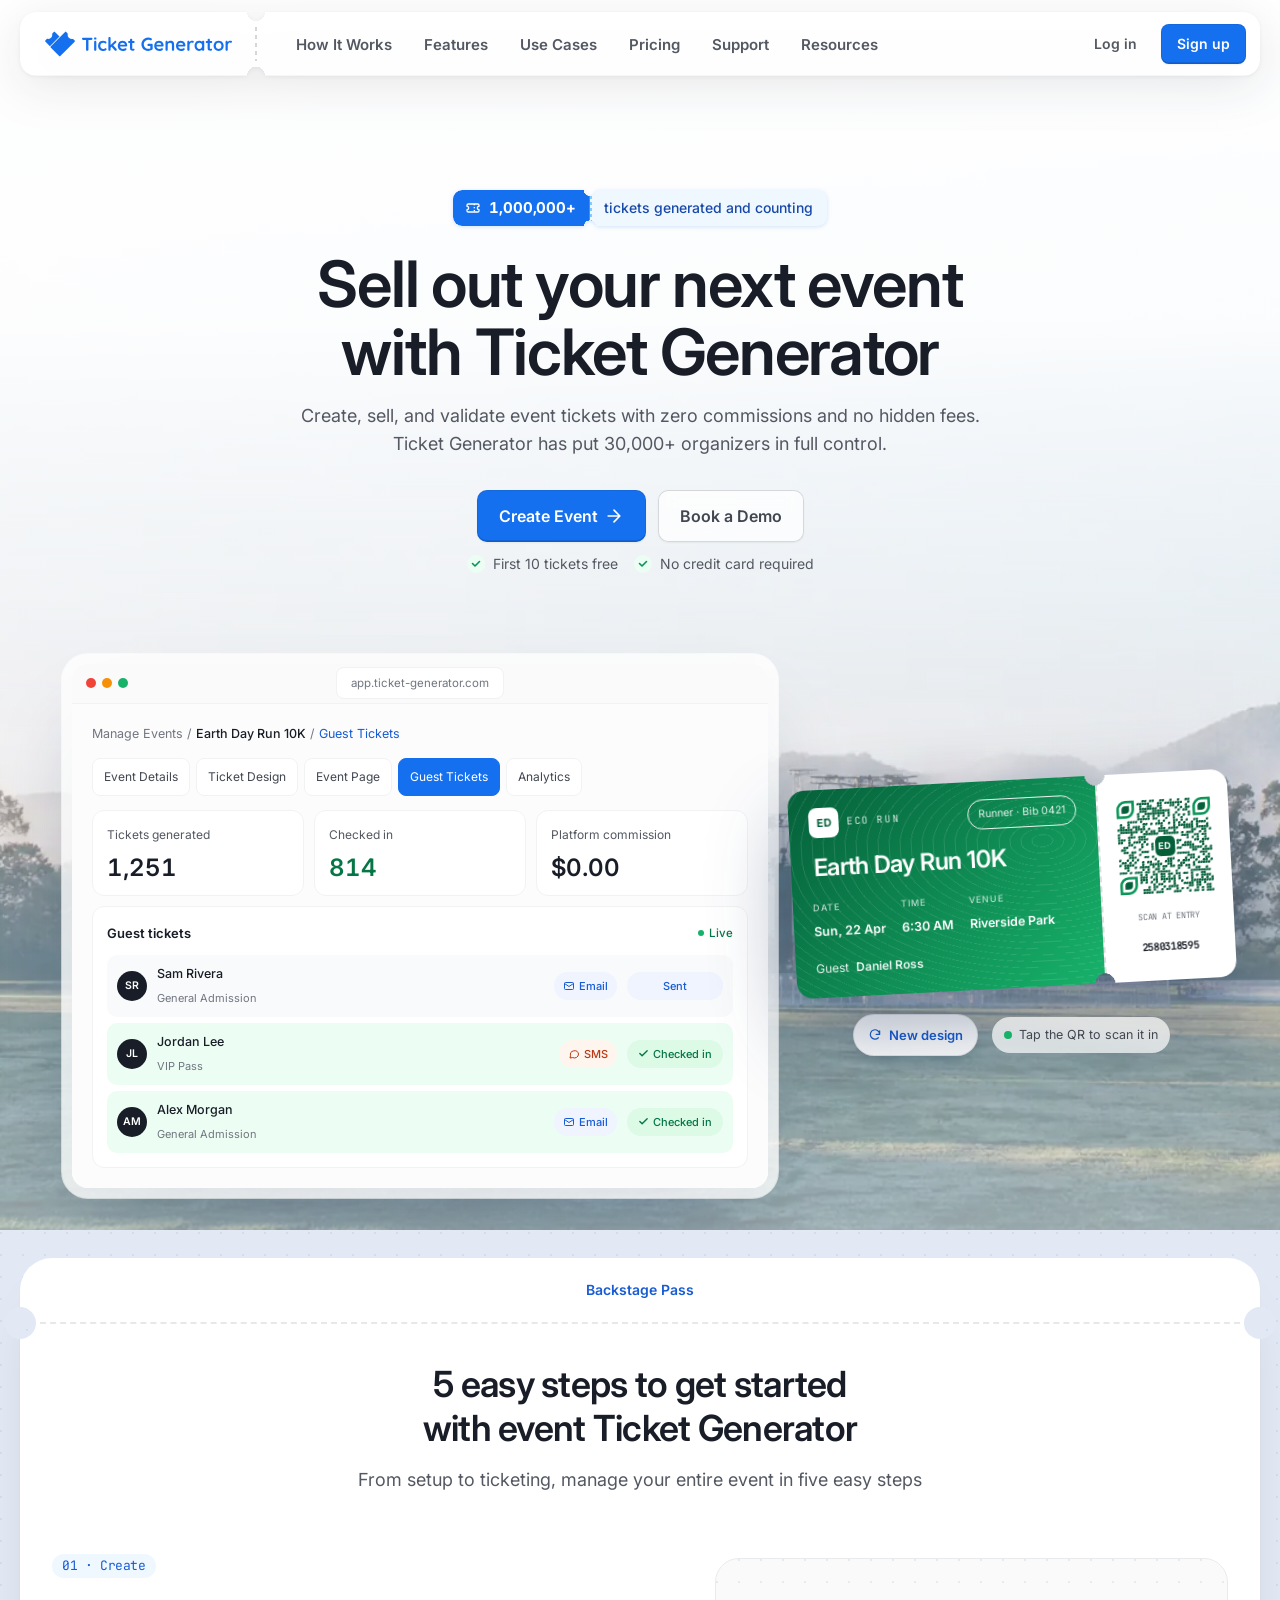
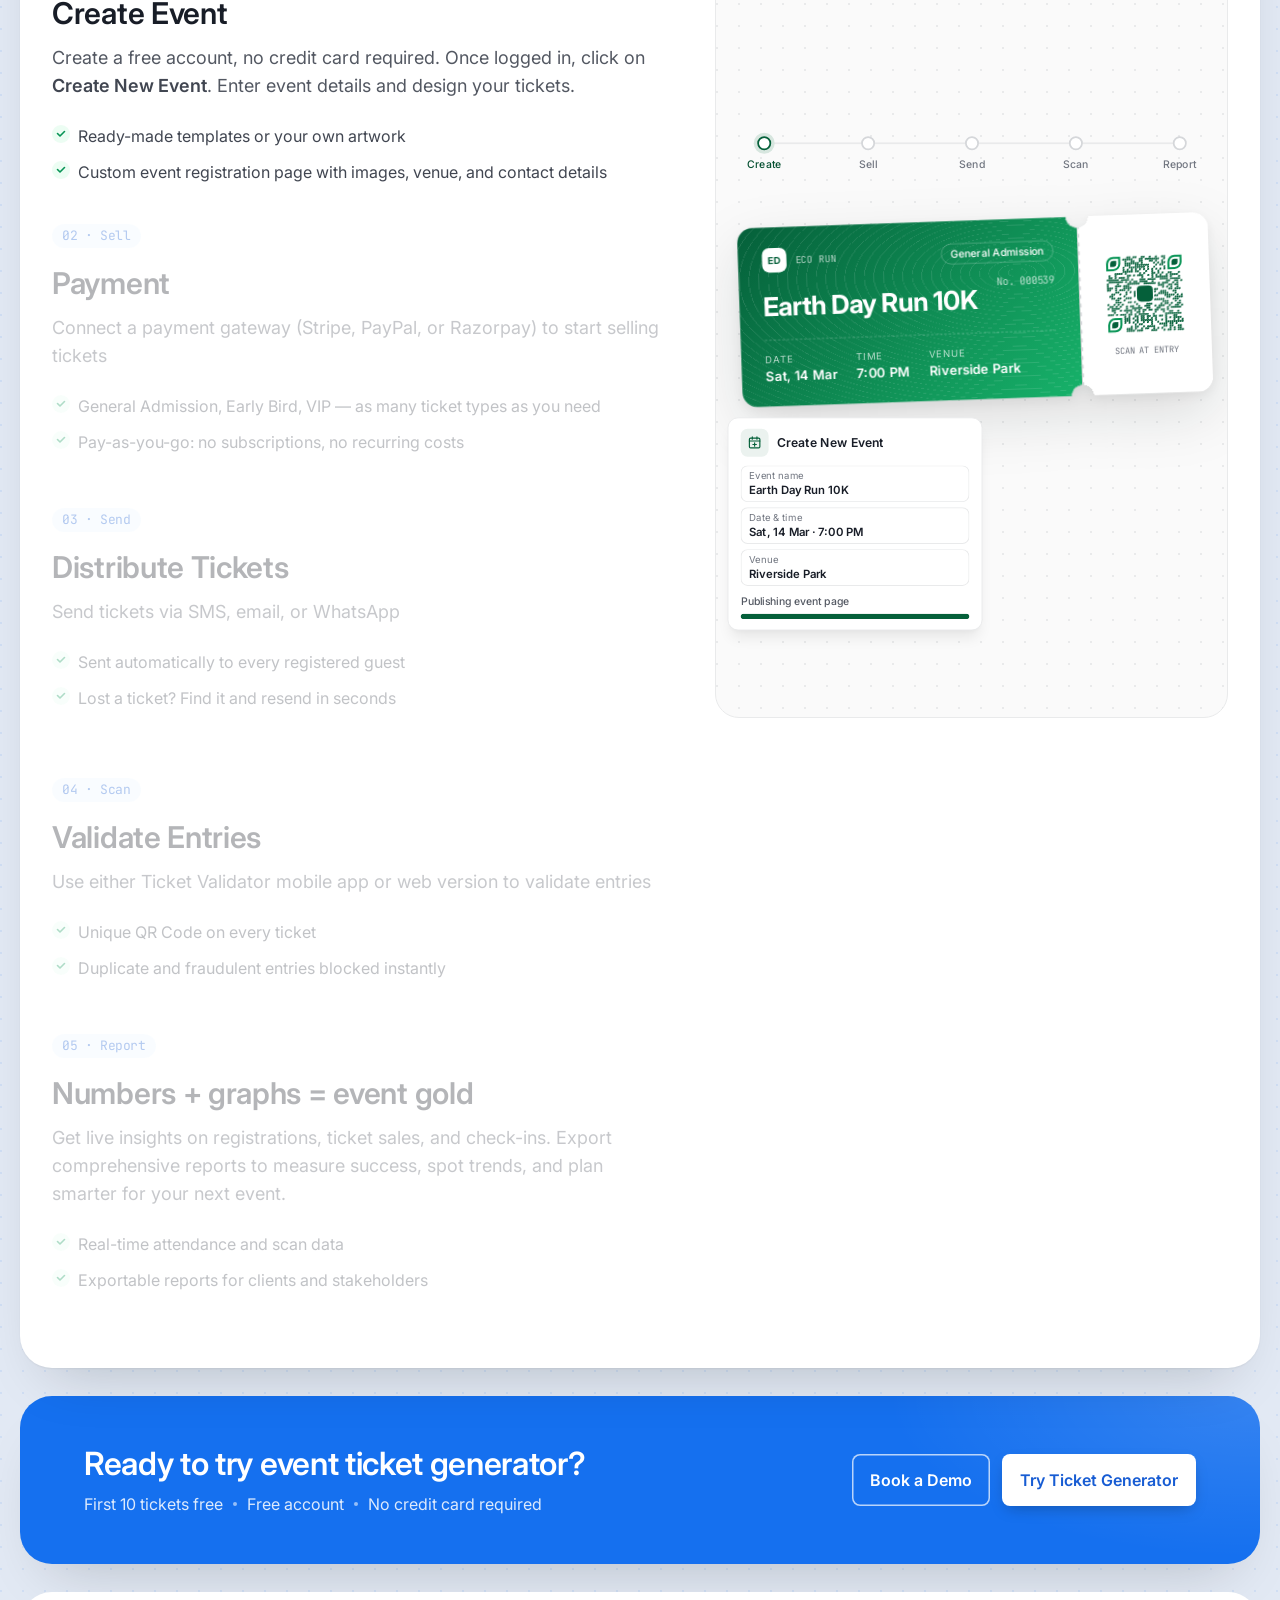
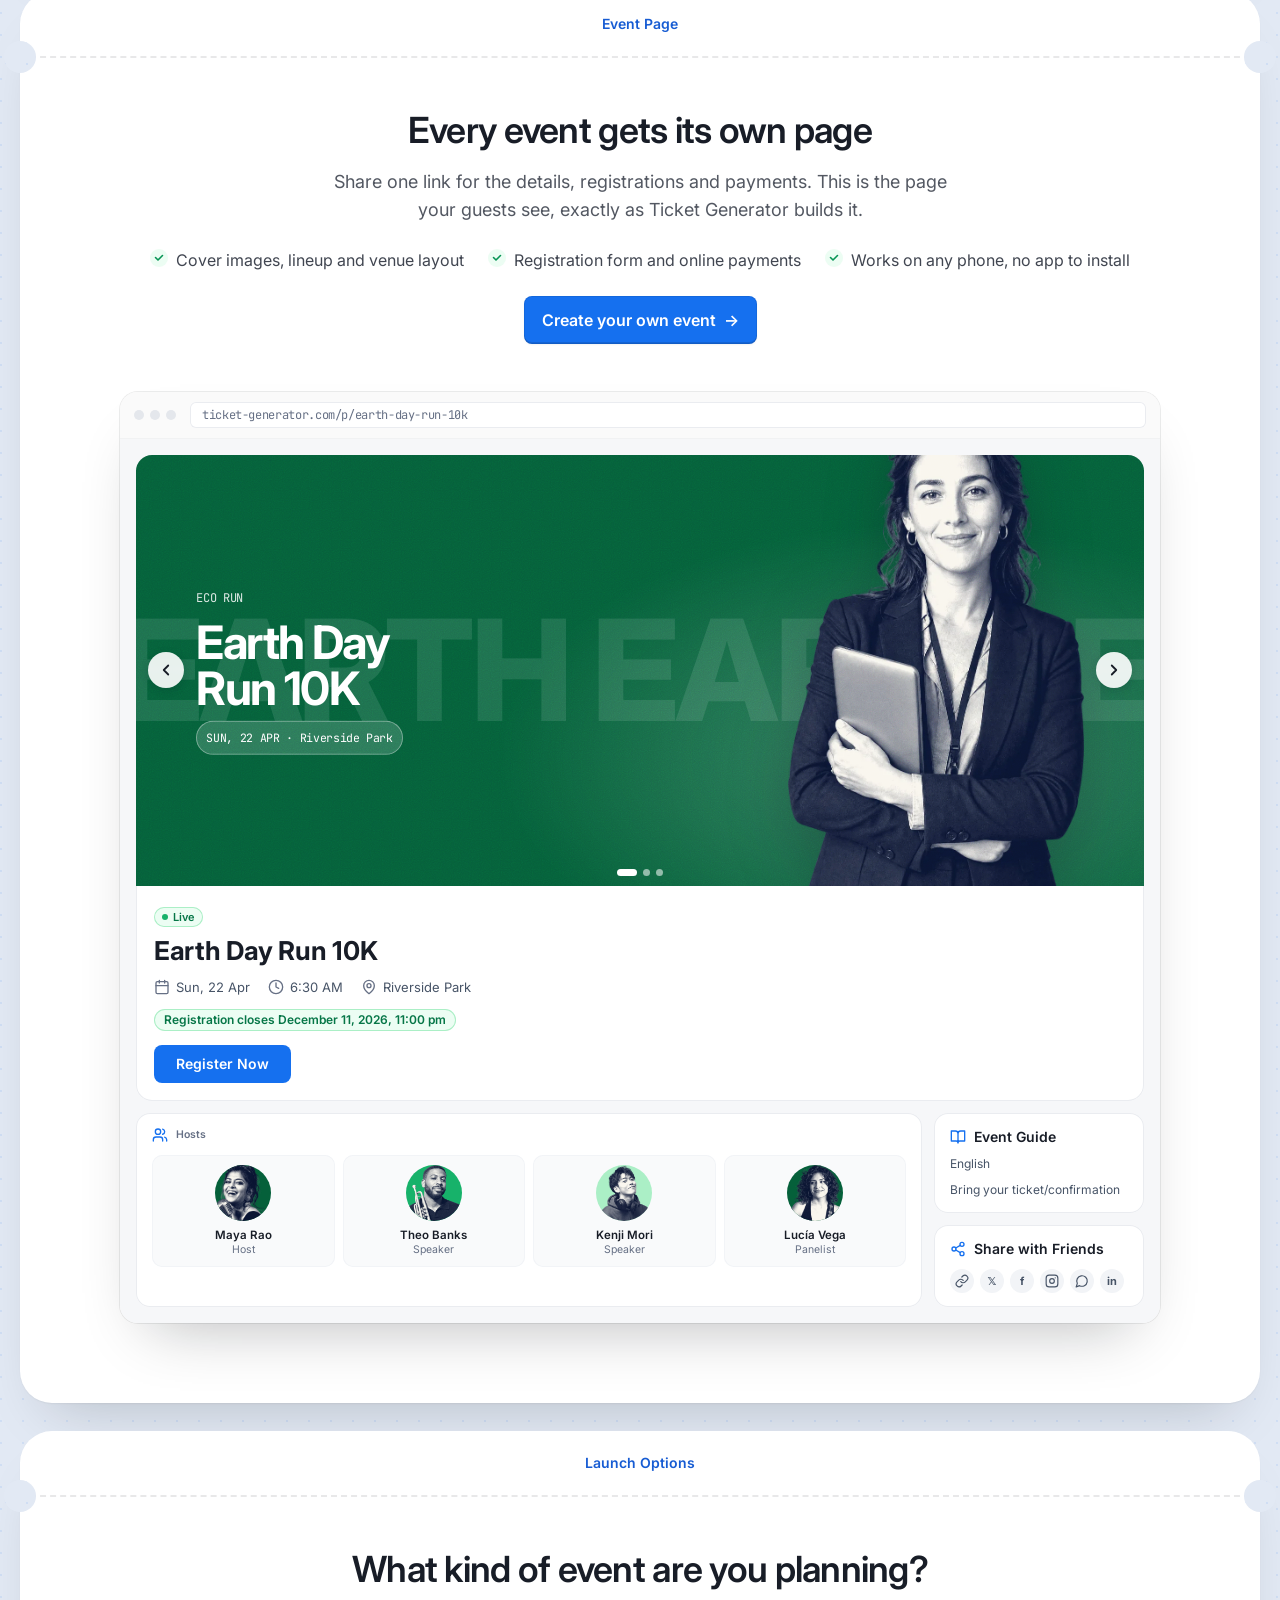
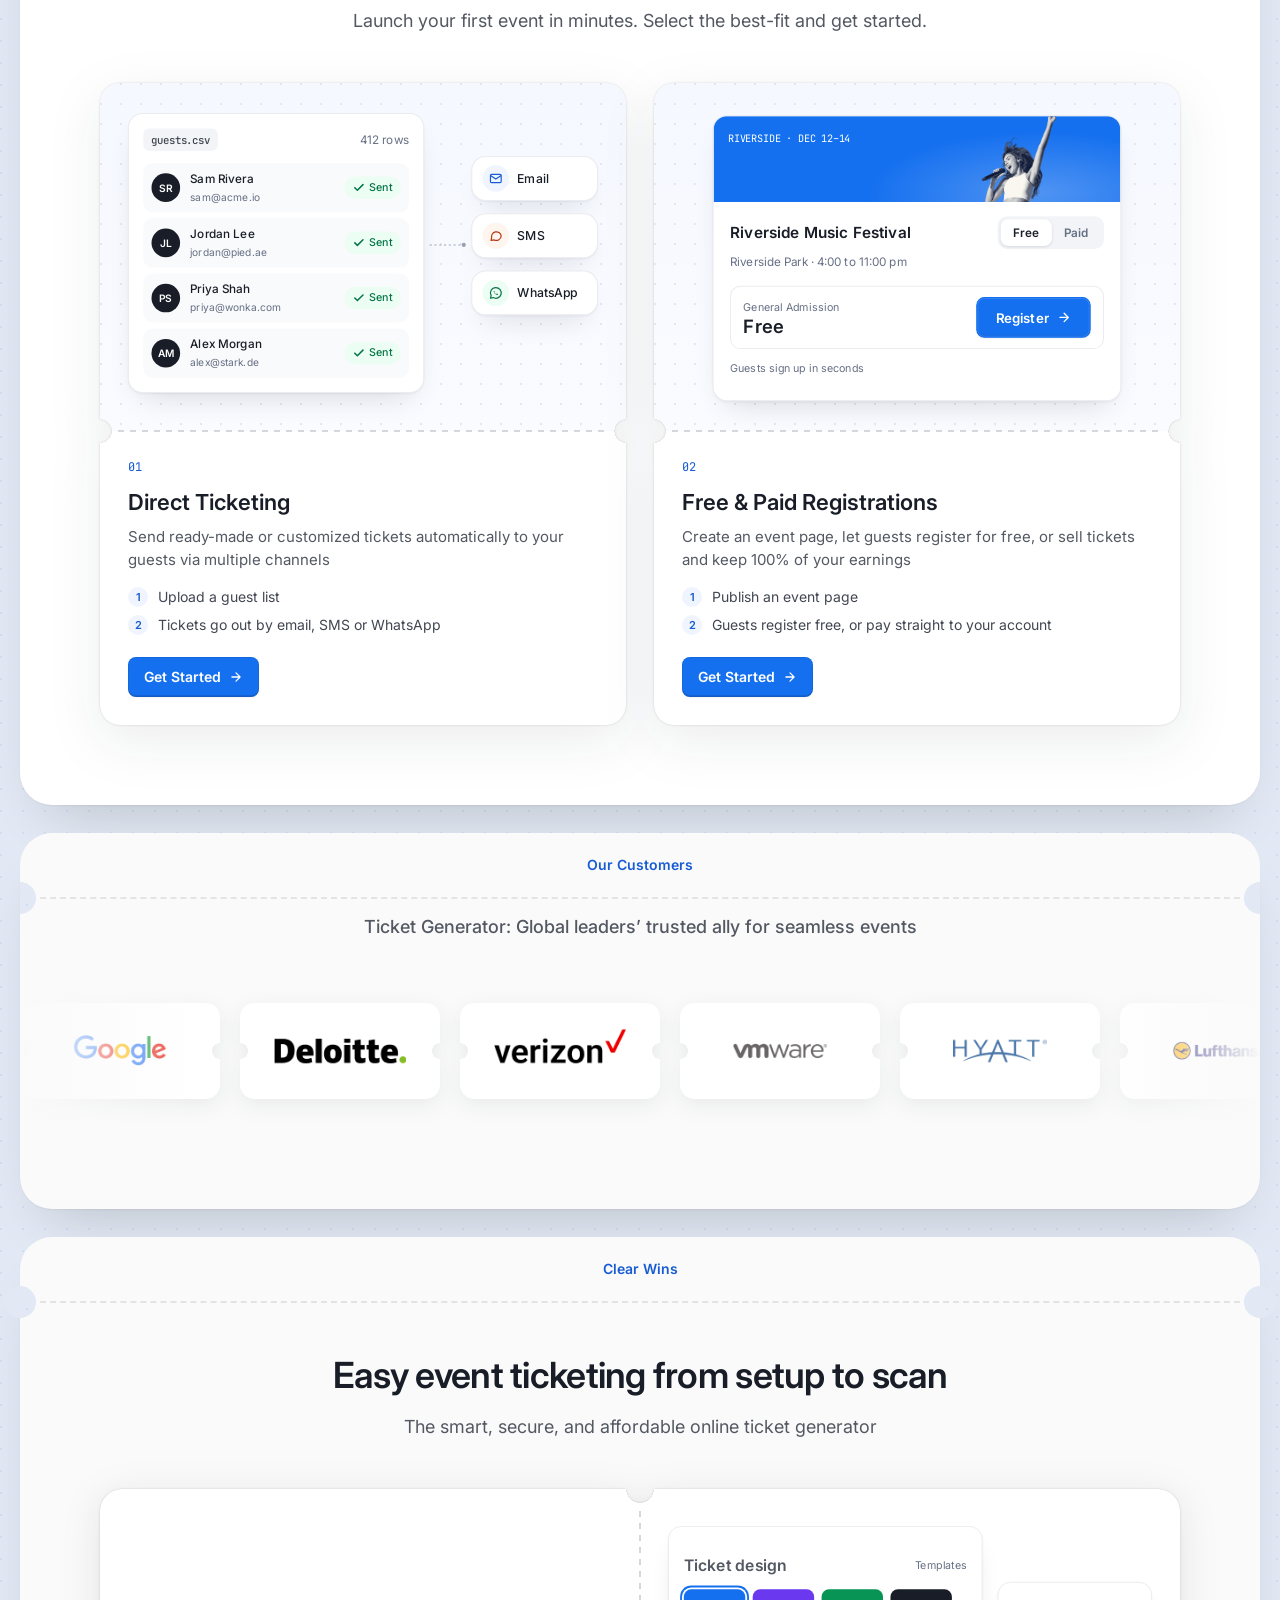
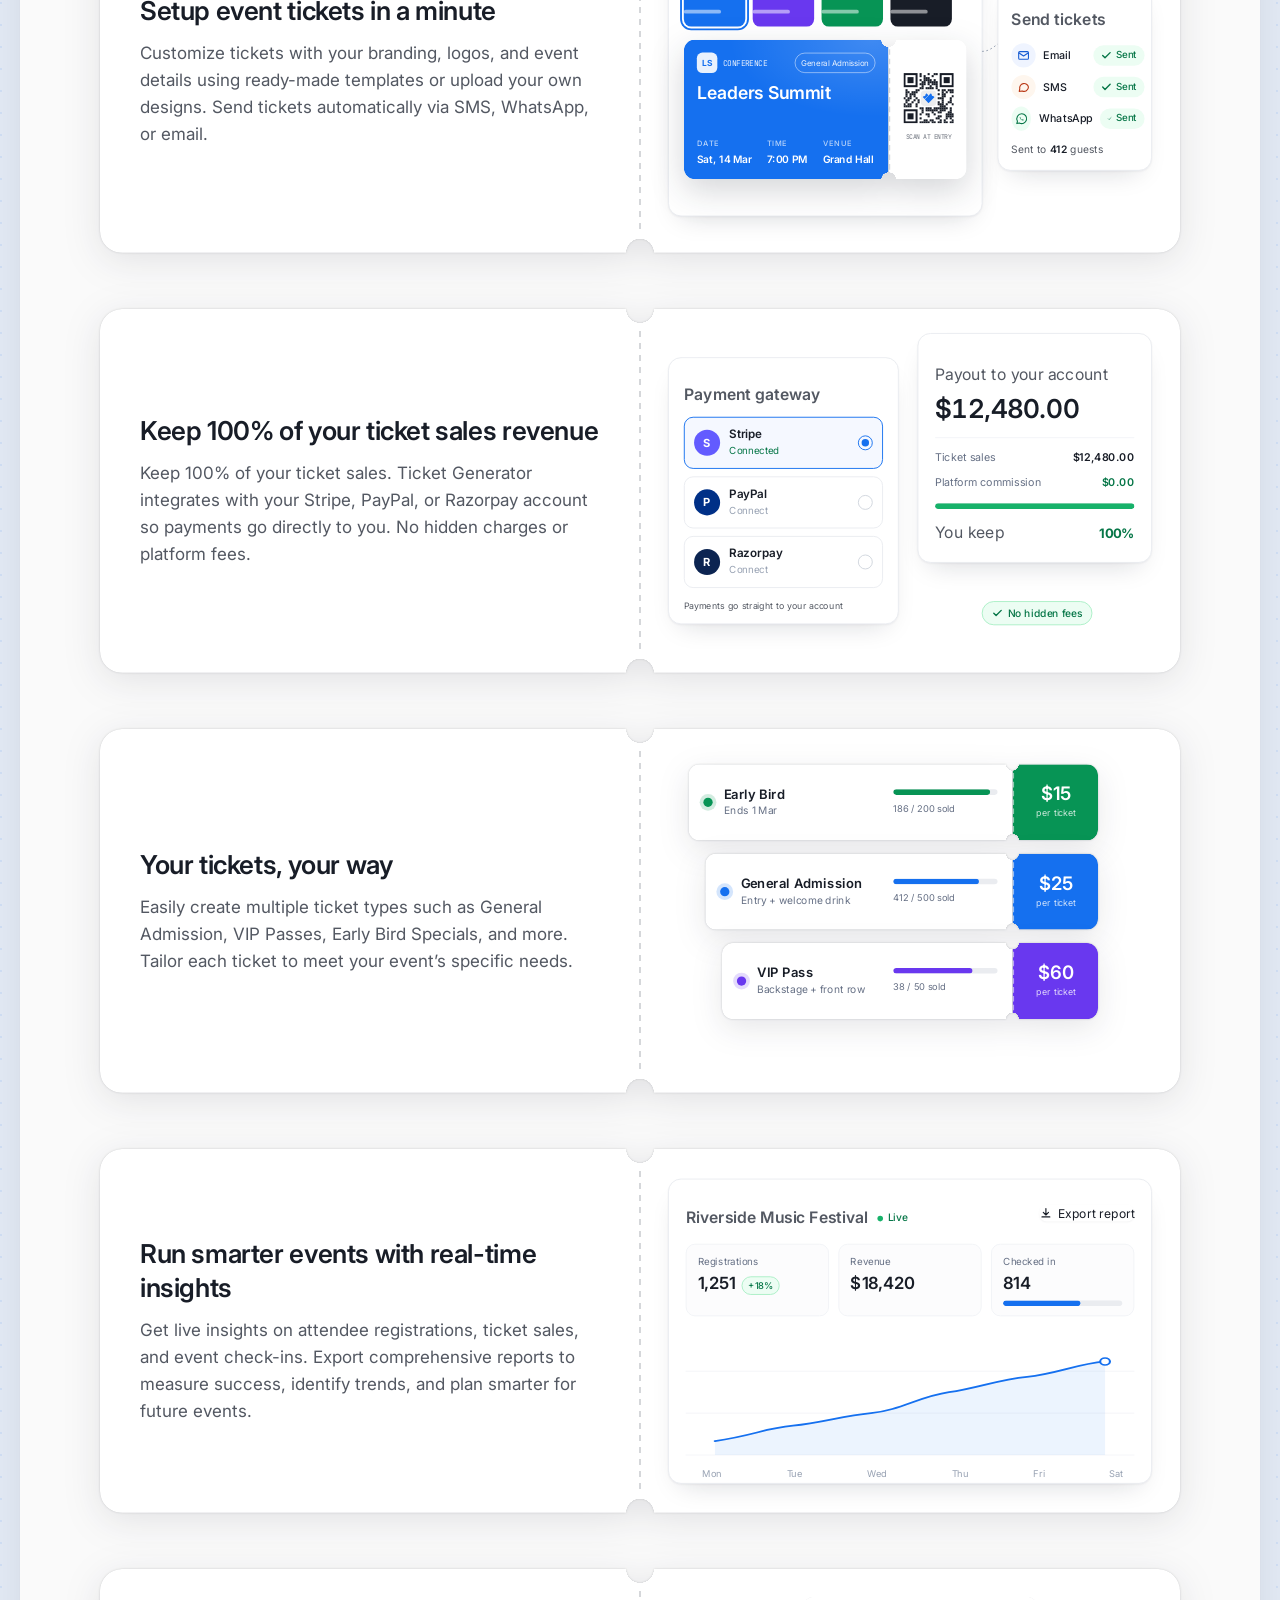
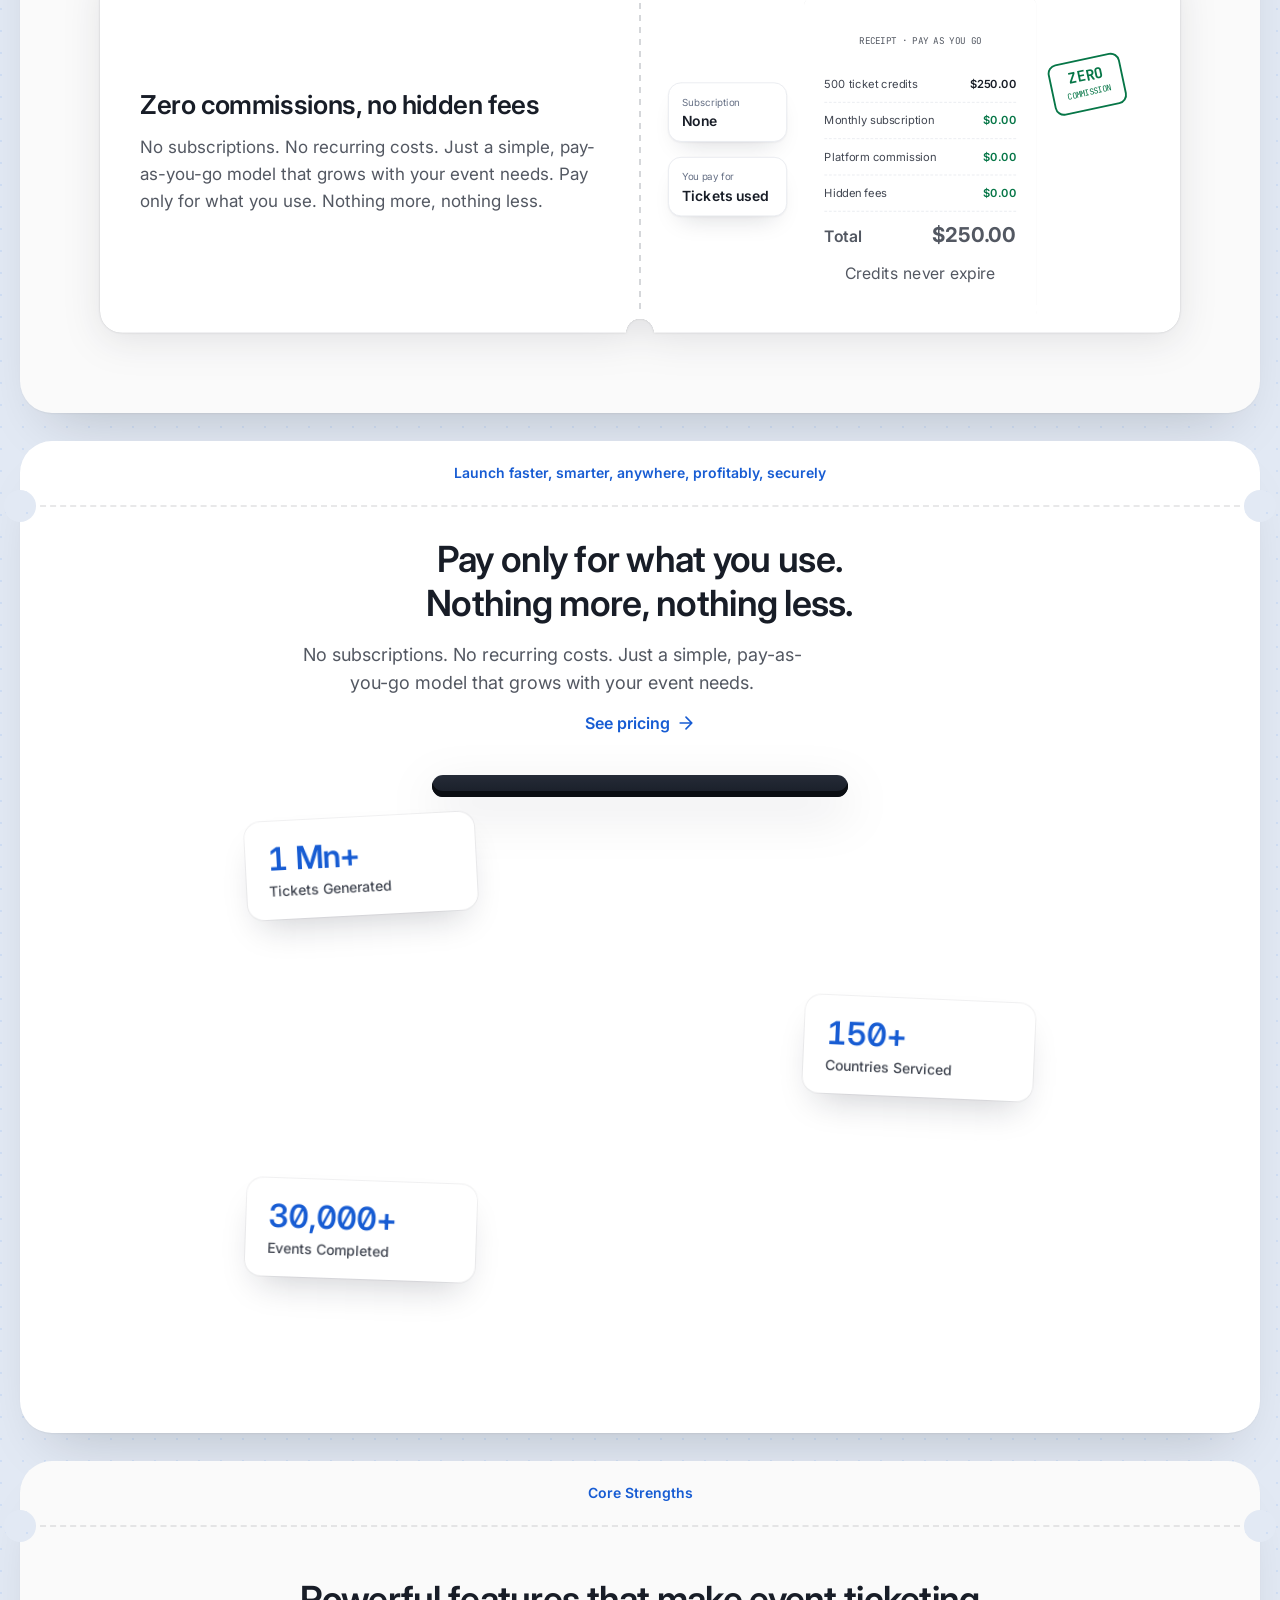
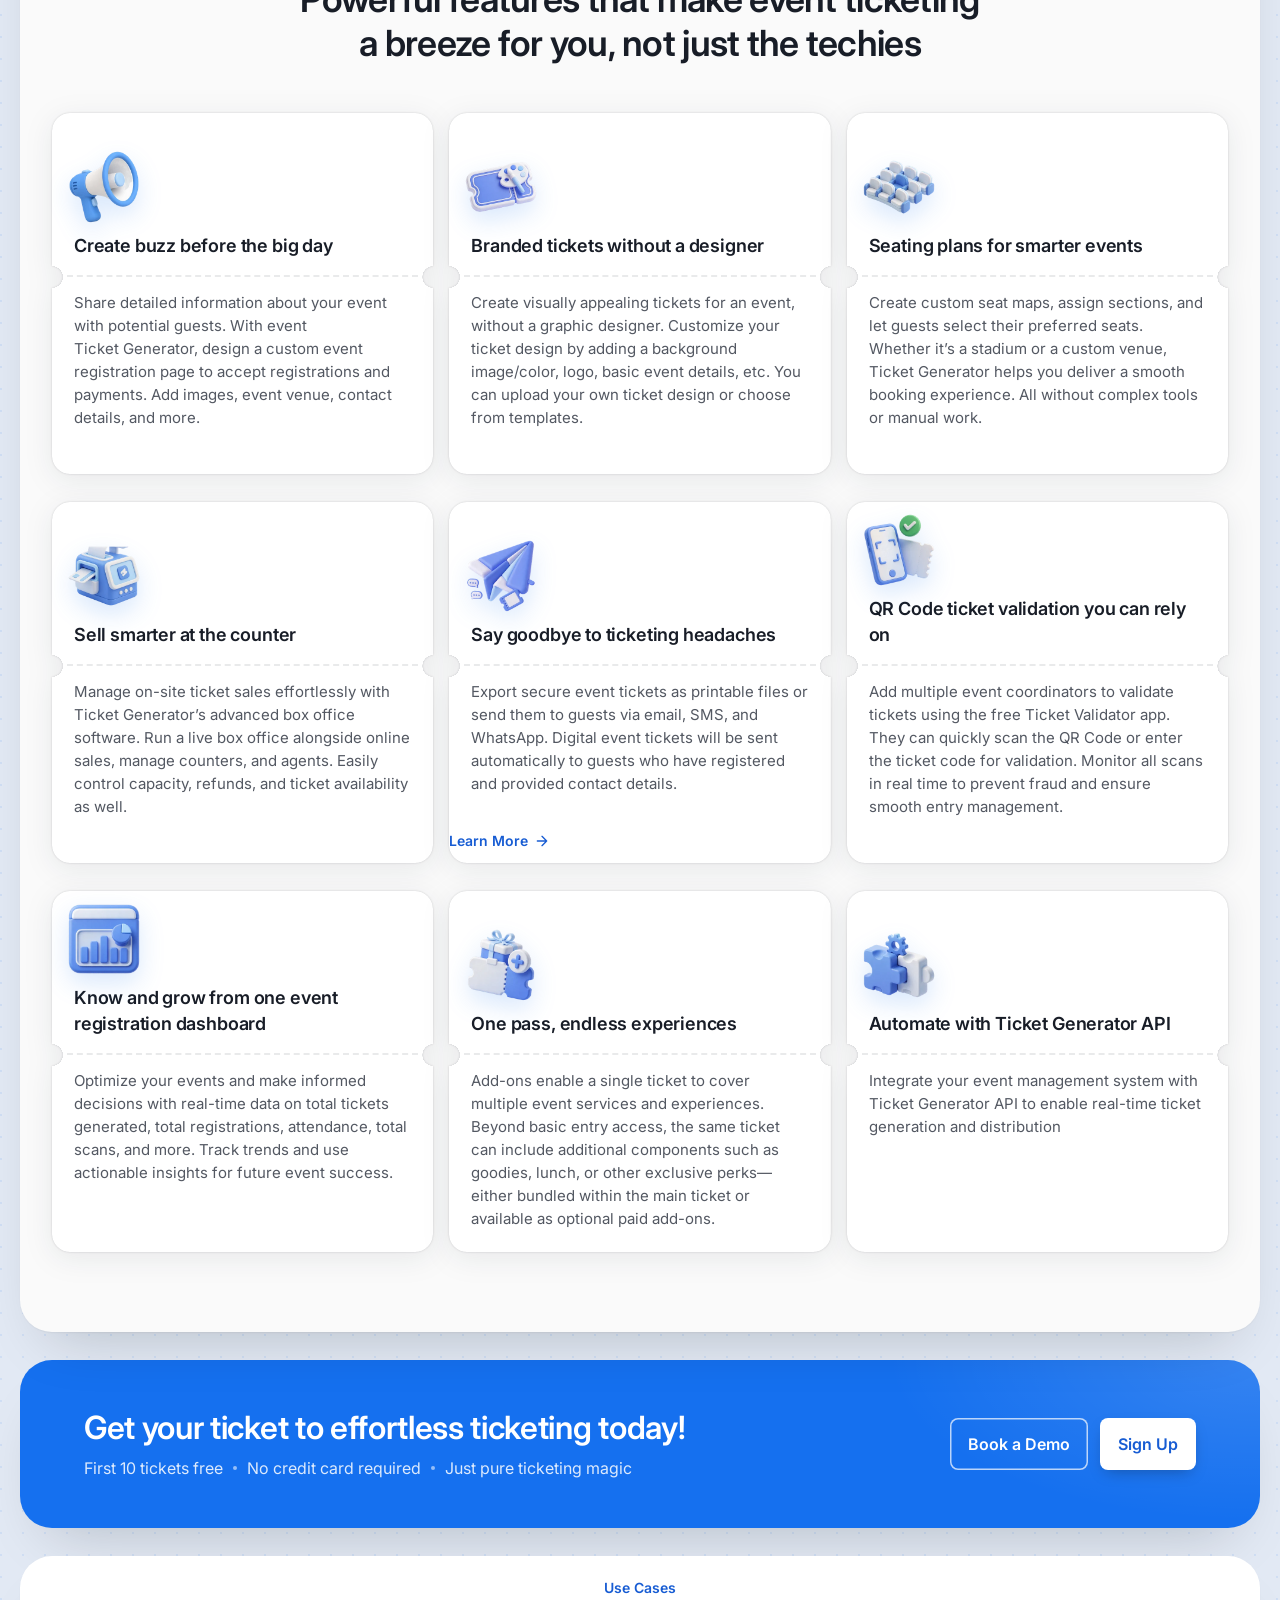
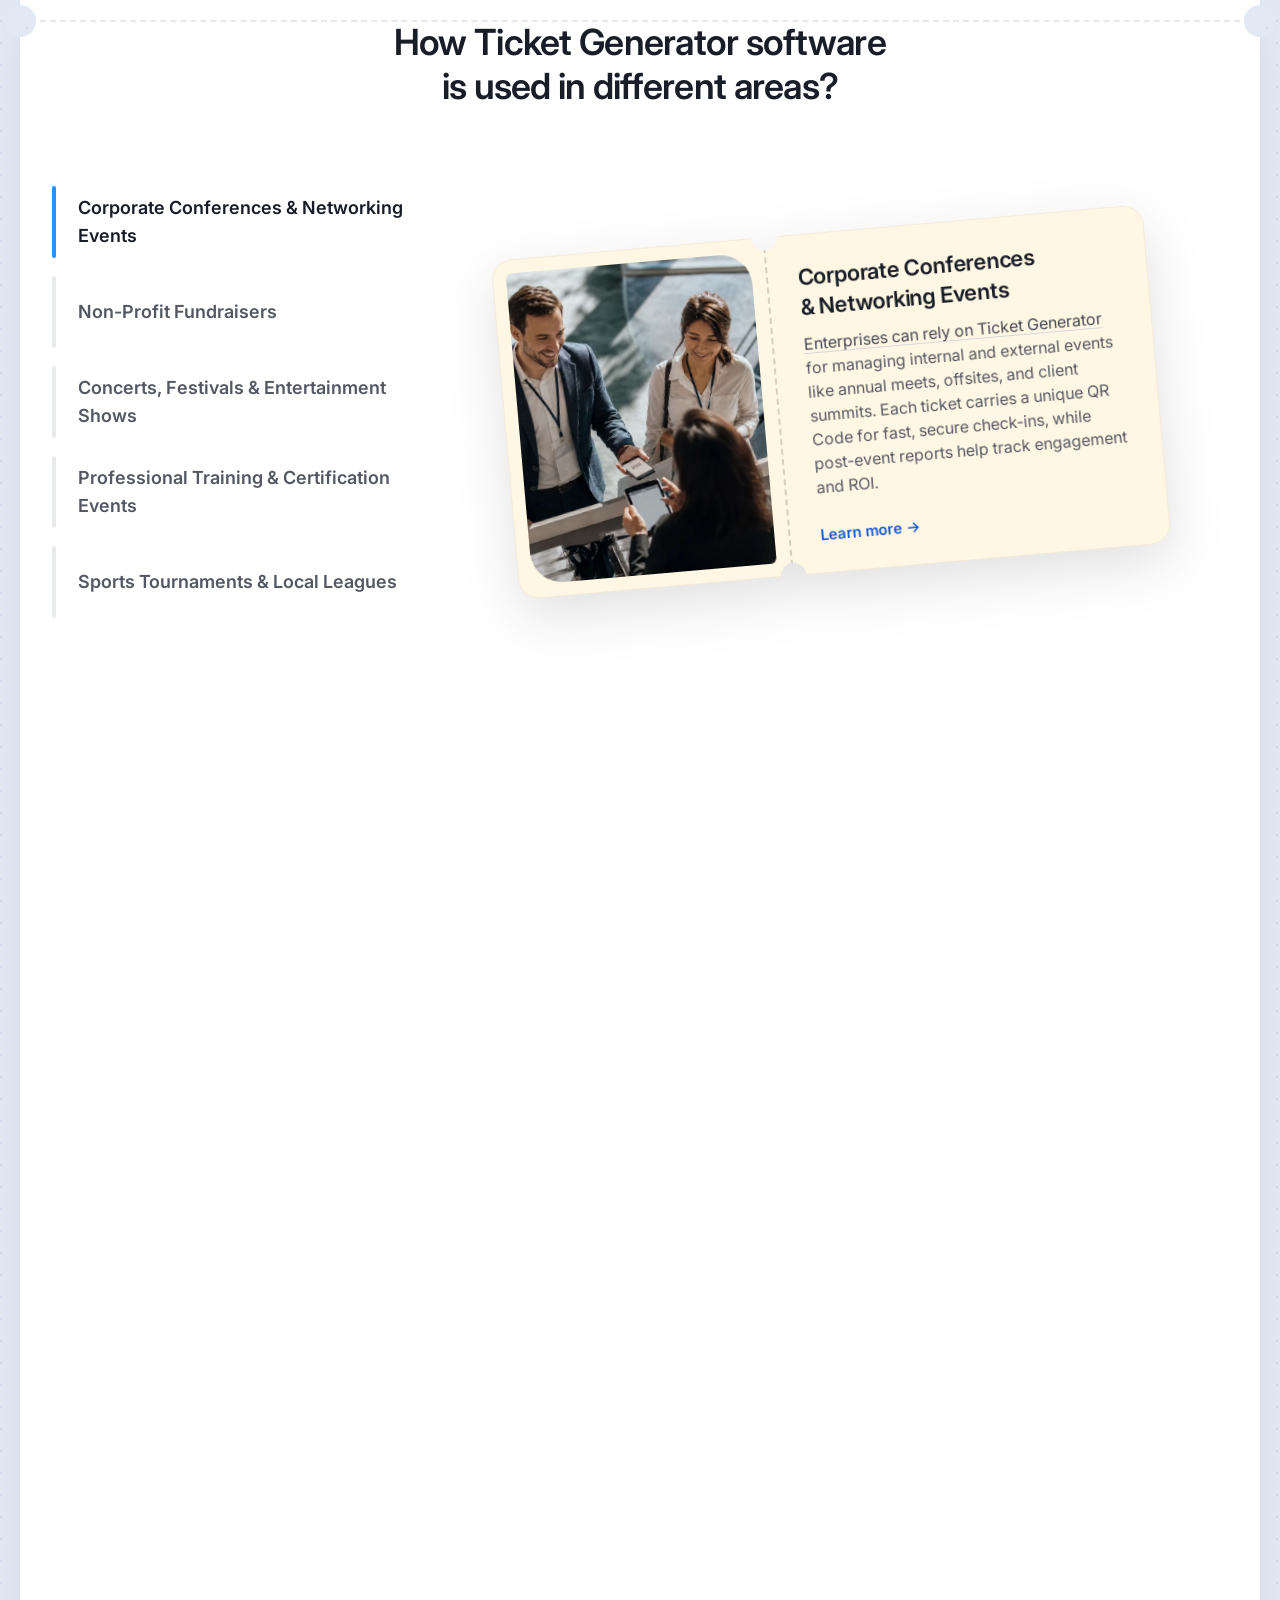
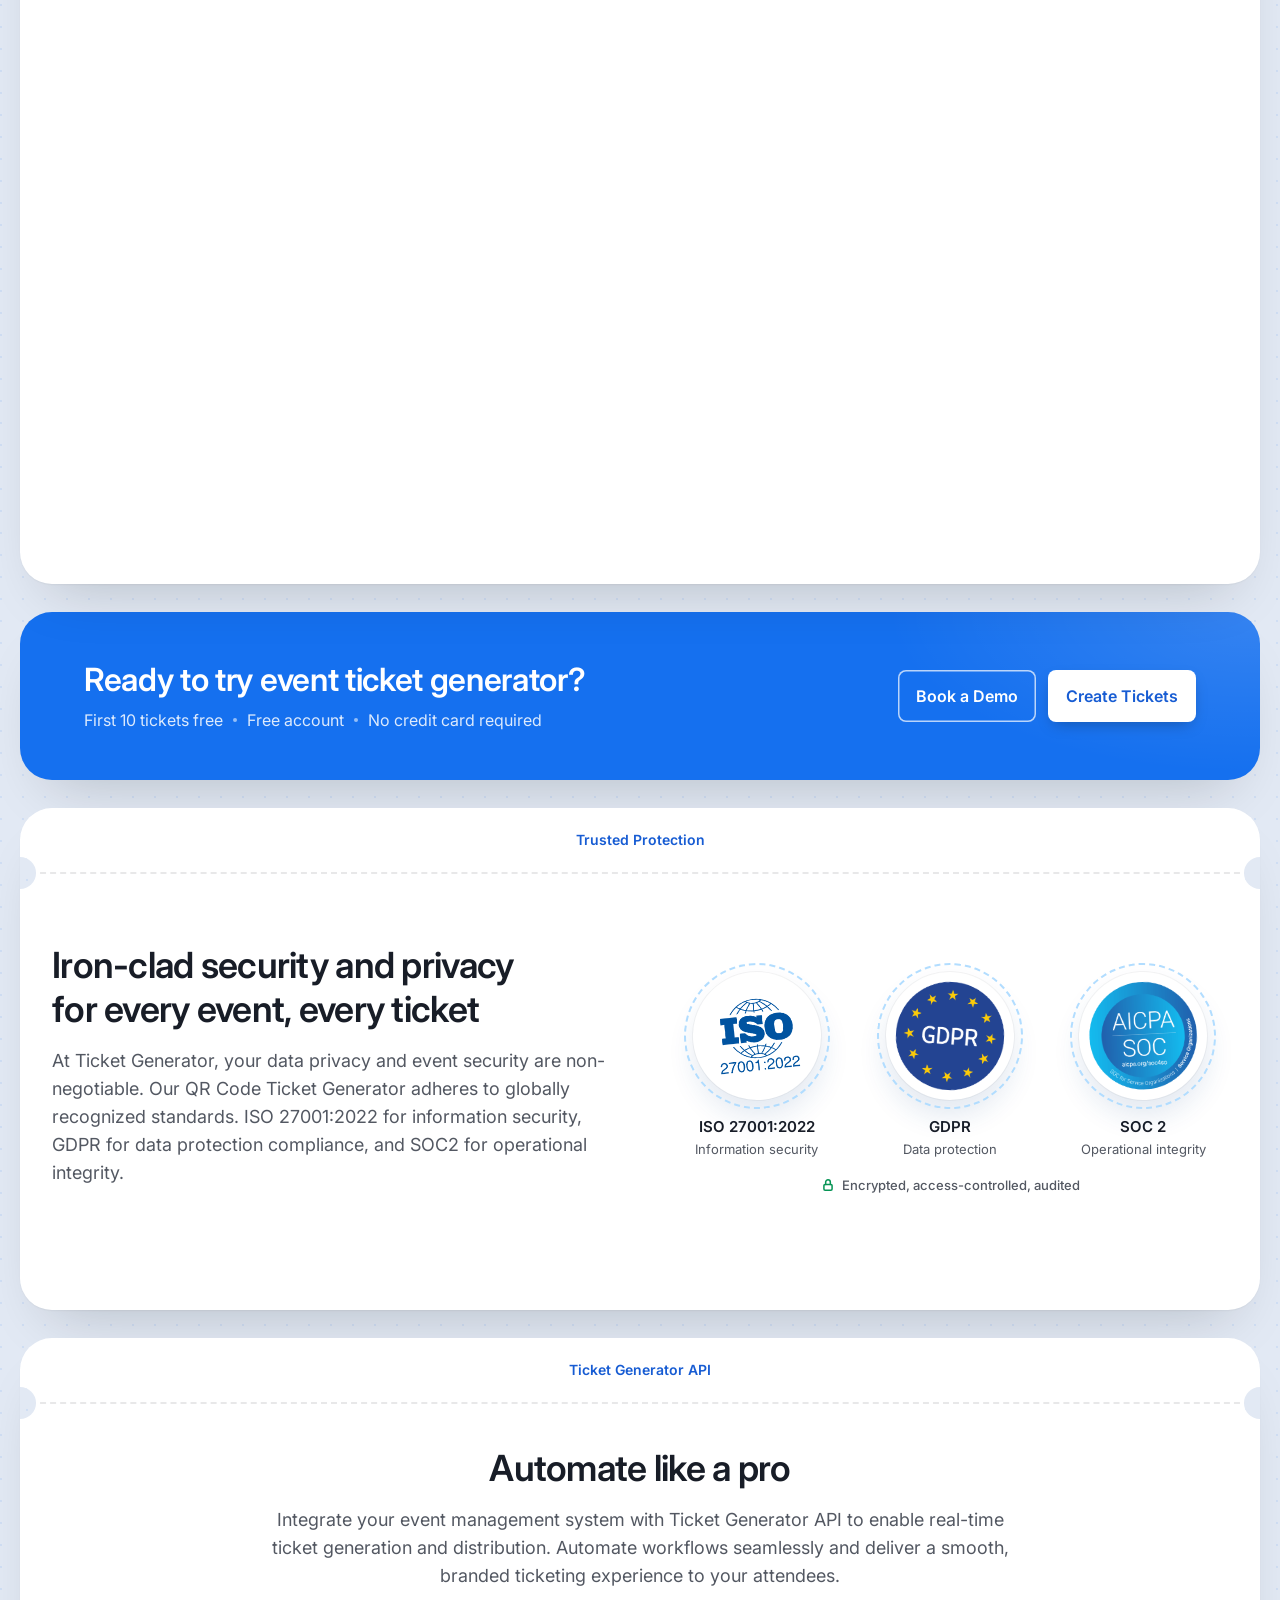
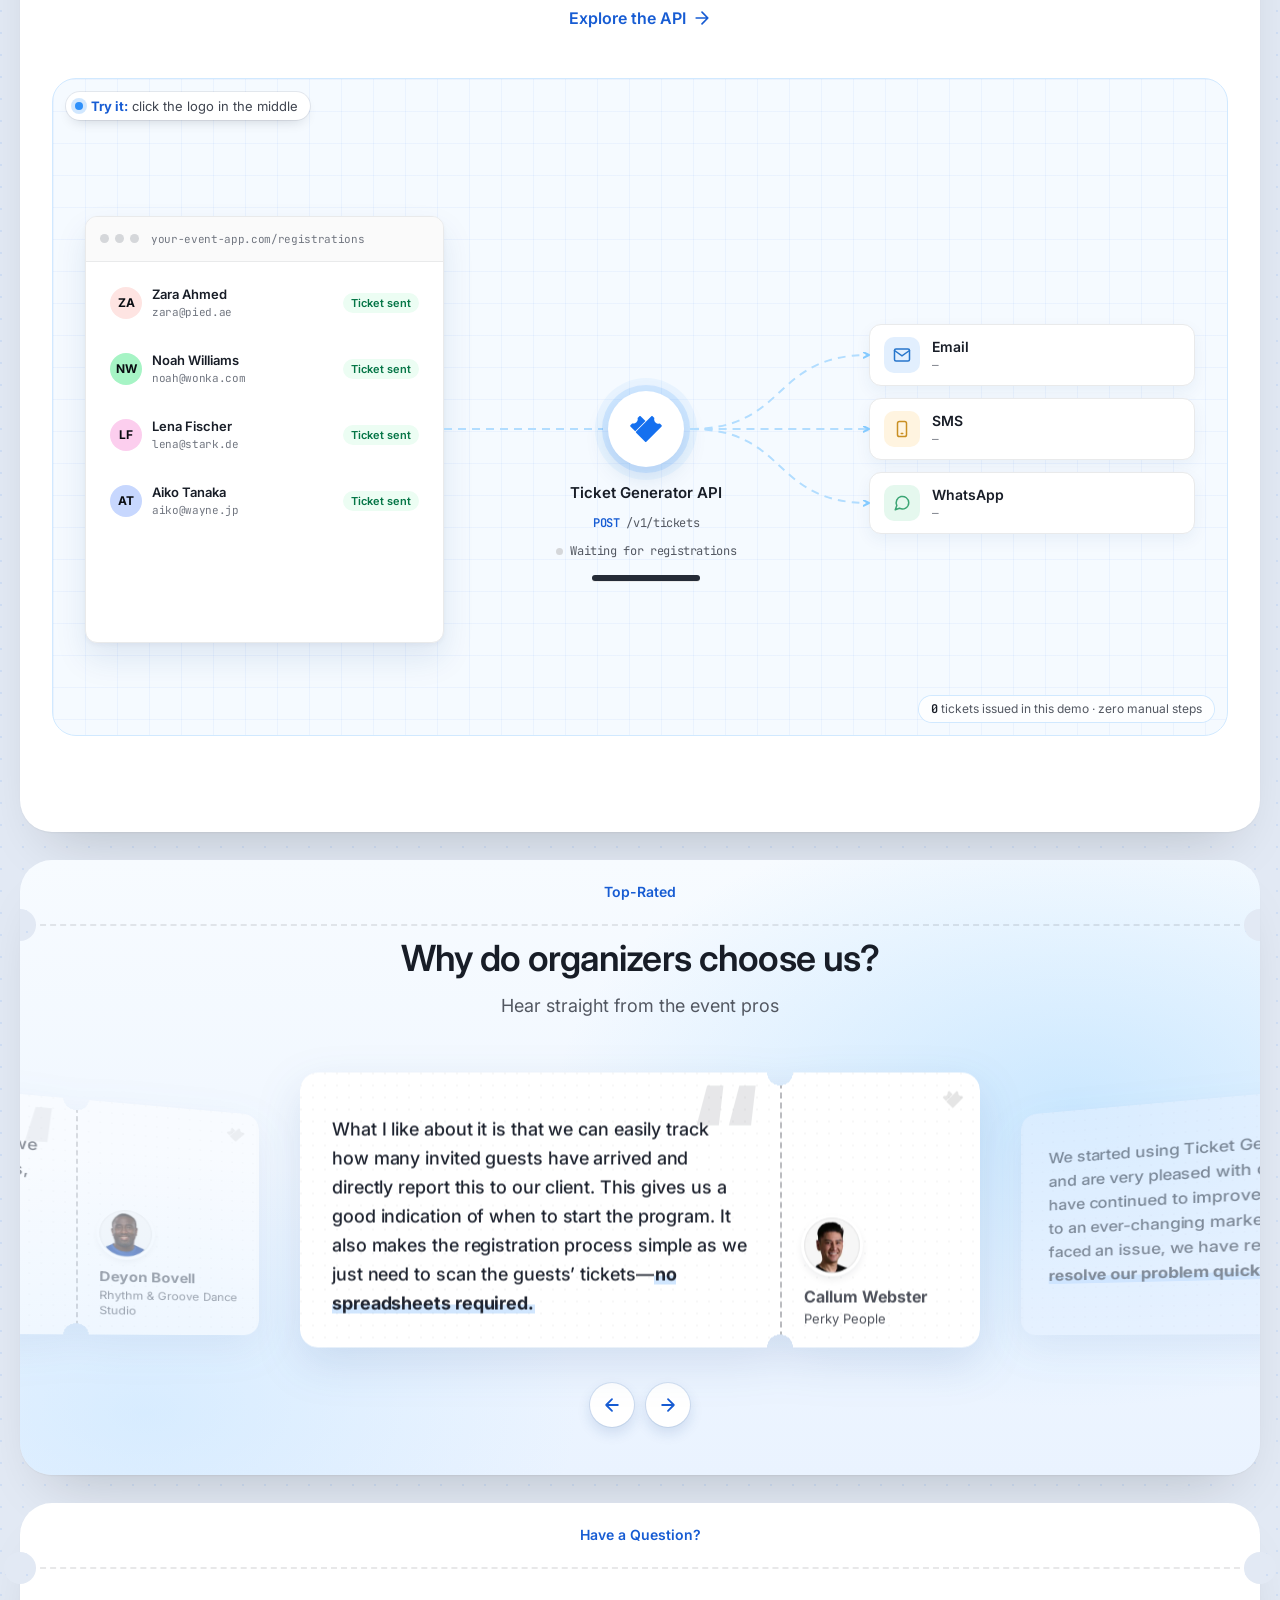
<file: index.html>
<!doctype html>
<html lang="en">
<head>
  <meta charset="utf-8">
  <meta name="viewport" content="width=device-width, initial-scale=1">
  <title>Ticket&nbsp;Generator — All-in-one event ticketing platform</title>
  <meta name="description" content="Create, sell, distribute, and validate personalized event tickets. Predictable pricing, no hidden fees, no commissions.">
  <link rel="canonical" href="https://tg-website-revamp.vercel.app/">
  <meta name="theme-color" content="#1570ef">

  <!-- Social share previews -->
  <meta property="og:type" content="website">
  <meta property="og:site_name" content="Ticket Generator">
  <meta property="og:title" content="Ticket Generator — All-in-one event ticketing platform">
  <meta property="og:description" content="Create, sell, distribute, and validate personalized event tickets. Predictable pricing, no hidden fees, no commissions.">
  <meta property="og:url" content="https://tg-website-revamp.vercel.app/">
  <meta property="og:image" content="https://tg-website-revamp.vercel.app/assets/og-image.png">
  <meta property="og:image:width" content="1200">
  <meta property="og:image:height" content="630">
  <meta property="og:image:alt" content="Ticket Generator — your all-in-one event ticketing platform">
  <meta name="twitter:card" content="summary_large_image">
  <meta name="twitter:title" content="Ticket Generator — All-in-one event ticketing platform">
  <meta name="twitter:description" content="Create, sell, distribute, and validate personalized event tickets. No hidden fees, no commissions.">
  <meta name="twitter:image" content="https://tg-website-revamp.vercel.app/assets/og-image.png">

  <link rel="icon" href="assets/tg-icon.svg" type="image/svg+xml">
  <script>document.documentElement.classList.add('js');</script>
  <link rel="preconnect" href="https://fonts.googleapis.com">
  <link rel="preconnect" href="https://fonts.gstatic.com" crossorigin>
  <link href="https://fonts.googleapis.com/css2?family=Inter:wght@400;500;600;700&family=JetBrains+Mono:wght@500&family=Fraunces:opsz,wght@9..144,600&family=Space+Grotesk:wght@600&display=swap" rel="stylesheet">
  <link rel="stylesheet" href="css/tokens.css">
  <link rel="stylesheet" href="css/base.css">
  <link rel="stylesheet" href="css/journey.css">
  <link rel="stylesheet" href="css/logos.css">
  <link rel="stylesheet" href="css/numbers.css">
  <link rel="stylesheet" href="css/eventpage.css">
  <link rel="stylesheet" href="css/usecases.css">
  <link rel="stylesheet" href="css/tickets.css">
  <link rel="stylesheet" href="css/trust.css">
  <link rel="stylesheet" href="css/testimonials.css">
  <link rel="stylesheet" href="css/faq.css">
  <link rel="stylesheet" href="css/closing.css">
  <link rel="stylesheet" href="css/footer.css">
  <link rel="stylesheet" href="css/mobile.css">
  <link rel="stylesheet" href="css/hero-app.css">
  <link rel="stylesheet" href="css/scenes.css">
</head>
<body>
  <!-- loading screen: Mira at her laptop until the page is ready (never longer than 2.5s) -->
  <div id="tg-loader" aria-hidden="true"><style>#tg-loader{--m-navy-950:#102a56;--m-blue-200:#b2ddff;--m-sky:#84caff;--m-sky-deep:#53b1fd;--m-tg-blue:#1570ef;--m-blue-700:#175cd3;--m-blue-800:#1849a9;--m-blue-900:#194185;--m-ink:#0b1a3a;--m-white:#fff;--m-lilac:#c3b4ff;--m-cyan:#9fe7ff;--m-skin-t3:#d9a271;--m-skin-t3-shadow:#b37a4c;--m-silver:#e9eaeb;--m-silver-shadow:#a4a7ae;position:fixed;inset:0;z-index:9999;display:grid;place-items:center;background:radial-gradient(circle at 1px 1px,rgba(21,112,239,.09) 1px,transparent 1.5px) 0 0/22px 22px,#e2e9f4;transition:opacity .35s ease,visibility 0s .35s}#tg-loader.is-done{opacity:0;visibility:hidden}.tgl-screen{display:grid;place-items:end center;width:clamp(180px,22vw,240px);aspect-ratio:1.12;padding:0;border-radius:26px;background:radial-gradient(90% 70% at 50% 100%,rgba(83,177,253,.28),transparent 70%),#0b1634;box-shadow:0 0 0 8px #13224a,0 0 0 9px rgba(255,255,255,.08),0 30px 40px -22px rgba(10,13,18,.55);overflow:hidden}.tgl-mira{display:block;width:80%;height:auto;image-rendering:pixelated}.tgl-b,.tgl-sparks{opacity:0}@media (prefers-reduced-motion:no-preference){.tgl-bob{animation:tgl-bob .36s steps(2,end) infinite}.tgl-a{animation:tgl-sa .24s steps(1,end) infinite}.tgl-b{animation:tgl-sb .24s steps(1,end) infinite}.tgl-sparks{animation:tgl-sb .48s steps(1,end) infinite}}@keyframes tgl-bob{50%{transform:translateY(1px)}}@keyframes tgl-sa{0%{opacity:1}50%{opacity:0}}@keyframes tgl-sb{0%{opacity:0}50%{opacity:1}}</style><div class="tgl-screen"><svg class="tgl-mira" viewBox="0 0 64 64" shape-rendering="crispEdges" aria-hidden="true"><g class="tgl-bob"><path d="M18 25h1v5h-1zM14 30h4v1h-4z" fill="var(--m-navy-950)"/><path d="M38 50h1v14h-1z" fill="var(--m-blue-200)"/><path d="M47 5h3v1h-3zM24 10h3v1h-3zM22 11h2v1h-2zM21 12h1v1h-1zM24 44h2v1h-2zM38 44h1v1h-1zM23 45h3v1h-3zM38 45h2v1h-2zM22 46h4v2h-4zM38 46h3v2h-3zM21 48h5v1h-5zM38 48h4v1h-4z" fill="var(--m-sky)"/><path d="M43 6h1v1h-1zM42 7h2v1h-2zM39 44h1v1h-1zM40 45h1v1h-1zM41 46h1v2h-1zM42 48h1v1h-1z" fill="var(--m-sky-deep)"/><path d="M45 4h6v1h-6zM44 5h3v1h-3zM50 5h4v1h-4zM45 6h9v1h-9zM45 7h10v1h-10zM37 8h3v1h-3zM44 8h12v2h-12zM27 9h15v1h-15zM27 10h16v1h-16zM45 10h8v1h-8zM54 10h3v1h-3zM24 11h20v1h-20zM46 11h2v1h-2zM50 11h4v1h-4zM55 11h2v2h-2zM20 12h1v1h-1zM22 12h12v1h-12zM35 12h3v1h-3zM39 12h7v1h-7zM51 12h3v1h-3zM19 13h14v1h-14zM34 13h3v1h-3zM38 13h8v1h-8zM52 13h3v1h-3zM56 13h2v3h-2zM18 14h14v1h-14zM33 14h3v1h-3zM37 14h2v1h-2zM41 14h5v1h-5zM53 14h2v2h-2zM18 15h13v1h-13zM32 15h5v1h-5zM42 15h4v1h-4zM18 16h12v1h-12zM31 16h4v1h-4zM43 16h3v1h-3zM53 16h3v1h-3zM57 16h1v4h-1zM18 17h6v1h-6zM25 17h4v1h-4zM30 17h3v1h-3zM44 17h2v2h-2zM54 17h2v3h-2zM18 18h5v1h-5zM24 18h4v1h-4zM29 18h2v1h-2zM18 19h4v1h-4zM45 19h1v4h-1zM18 20h3v1h-3zM53 20h2v3h-2zM56 20h1v3h-1zM18 21h2v1h-2zM53 23h3v1h-3zM52 24h4v1h-4zM52 25h3v3h-3zM51 28h3v2h-3zM51 30h2v7h-2zM52 37h1v3h-1zM52 40h2v1h-2zM53 41h1v2h-1zM54 43h1v1h-1zM27 46h1v1h-1zM36 46h1v1h-1zM28 47h1v1h-1zM35 47h1v1h-1zM29 48h1v1h-1zM34 48h1v1h-1zM30 49h1v1h-1zM33 49h1v1h-1zM28 54h6v1h-6zM28 55h2v1h-2zM33 55h1v1h-1zM29 56h1v1h-1zM31 56h1v1h-1zM28 57h2v1h-2zM33 57h1v1h-1zM28 58h6v2h-6z" fill="var(--m-tg-blue)"/><path d="M34 54h1v2h-1zM33 56h1v1h-1zM34 57h1v3h-1zM28 60h7v1h-7z" fill="var(--m-blue-700)"/><path d="M54 6h1v1h-1zM55 7h1v1h-1zM56 8h1v2h-1zM42 9h1v1h-1zM43 10h1v1h-1zM57 10h1v3h-1zM44 11h1v1h-1zM46 13h1v10h-1zM58 13h1v7h-1zM57 20h1v3h-1zM20 21h1v1h-1zM56 23h1v2h-1zM55 25h1v3h-1zM54 28h1v2h-1zM53 30h1v10h-1zM54 40h1v3h-1zM55 43h1v2h-1zM18 49h2v1h-2zM44 49h2v1h-2zM15 50h4v1h-4zM45 50h4v1h-4zM13 51h11v2h-11zM40 51h9v1h-9zM10 52h2v1h-2zM40 52h11v1h-11zM8 53h5v1h-5zM14 53h10v3h-10zM40 53h10v3h-10zM51 53h2v1h-2zM6 54h7v2h-7zM51 54h3v2h-3zM6 56h8v8h-8zM15 56h3v1h-3zM19 56h5v1h-5zM40 56h9v8h-9zM50 56h4v8h-4zM15 57h4v2h-4zM20 57h4v2h-4zM15 59h5v5h-5zM21 59h3v5h-3z" fill="var(--m-blue-800)"/><path d="M27 7h10v1h-10zM24 8h3v1h-3zM22 9h2v1h-2zM20 10h2v1h-2zM19 11h1v1h-1zM18 12h1v1h-1zM16 13h2v1h-2zM16 14h1v8h-1zM14 23h4v1h-4zM13 24h1v1h-1zM15 24h4v1h-4zM13 25h5v5h-5zM19 50h5v1h-5zM40 50h5v1h-5zM49 51h2v1h-2zM52 52h2v1h-2zM53 53h3v1h-3zM54 54h4v10h-4zM18 56h1v1h-1zM19 57h1v2h-1zM20 59h1v5h-1z" fill="var(--m-blue-900)"/><path d="M45 3h6v1h-6zM42 4h3v1h-3zM51 4h3v1h-3zM40 5h4v1h-4zM54 5h1v1h-1zM27 6h10v1h-10zM39 6h1v1h-1zM44 6h1v2h-1zM55 6h1v1h-1zM24 7h3v1h-3zM37 7h3v1h-3zM56 7h1v1h-1zM22 8h2v1h-2zM27 8h10v1h-10zM40 8h4v1h-4zM57 8h1v2h-1zM20 9h2v1h-2zM24 9h3v1h-3zM43 9h1v1h-1zM19 10h1v1h-1zM22 10h2v1h-2zM44 10h1v1h-1zM53 10h1v1h-1zM58 10h1v3h-1zM18 11h1v1h-1zM20 11h2v1h-2zM45 11h1v1h-1zM48 11h2v1h-2zM54 11h1v2h-1zM16 12h2v1h-2zM19 12h1v1h-1zM34 12h1v1h-1zM38 12h1v1h-1zM46 12h2v1h-2zM50 12h1v1h-1zM15 13h1v9h-1zM18 13h1v1h-1zM33 13h1v1h-1zM37 13h1v1h-1zM47 13h1v10h-1zM51 13h1v1h-1zM55 13h1v3h-1zM59 13h1v7h-1zM17 14h1v8h-1zM32 14h1v1h-1zM36 14h1v1h-1zM39 14h2v1h-2zM52 14h1v3h-1zM31 15h1v1h-1zM37 15h2v1h-2zM41 15h1v1h-1zM30 16h1v1h-1zM35 16h2v1h-2zM42 16h1v1h-1zM56 16h1v4h-1zM24 17h1v1h-1zM29 17h1v1h-1zM33 17h2v1h-2zM43 17h1v2h-1zM53 17h1v3h-1zM23 18h1v1h-1zM28 18h1v1h-1zM31 18h2v1h-2zM22 19h9v1h-9zM44 19h1v4h-1zM21 20h2v1h-2zM52 20h1v4h-1zM55 20h1v3h-1zM58 20h1v3h-1zM21 21h1v1h-1zM24 21h6v1h-6zM34 21h6v1h-6zM14 22h7v1h-7zM24 22h4v1h-4zM36 22h4v1h-4zM13 23h1v1h-1zM18 23h1v1h-1zM45 23h3v1h-3zM57 23h1v2h-1zM12 24h1v6h-1zM19 24h1v5h-1zM46 24h1v1h-1zM51 24h1v4h-1zM47 25h1v6h-1zM56 25h1v3h-1zM26 26h2v1h-2zM36 26h2v1h-2zM45 26h1v3h-1zM50 28h1v9h-1zM55 28h1v2h-1zM19 29h2v1h-2zM13 30h1v1h-1zM18 30h1v1h-1zM21 30h1v1h-1zM54 30h1v10h-1zM14 31h4v1h-4zM22 31h1v1h-1zM46 31h1v1h-1zM18 32h1v2h-1zM23 32h1v1h-1zM45 32h1v2h-1zM24 33h1v1h-1zM19 34h1v1h-1zM25 34h2v2h-2zM29 34h1v1h-1zM35 34h1v1h-1zM44 34h1v1h-1zM20 35h1v1h-1zM30 35h5v1h-5zM43 35h1v1h-1zM21 36h1v1h-1zM42 36h1v1h-1zM22 37h1v1h-1zM41 37h1v1h-1zM51 37h1v4h-1zM23 38h2v1h-2zM39 38h2v1h-2zM25 39h1v1h-1zM38 39h1v1h-1zM26 40h12v1h-12zM55 40h1v3h-1zM26 41h1v2h-1zM37 41h1v2h-1zM52 41h1v2h-1zM24 43h3v1h-3zM37 43h3v1h-3zM53 43h1v1h-1zM56 43h1v2h-1zM23 44h1v1h-1zM26 44h1v5h-1zM37 44h1v5h-1zM40 44h1v1h-1zM54 44h1v1h-1zM22 45h1v1h-1zM41 45h1v1h-1zM55 45h1v1h-1zM21 46h1v2h-1zM42 46h1v2h-1zM18 48h3v1h-3zM43 48h3v1h-3zM15 49h3v1h-3zM20 49h6v1h-6zM38 49h6v1h-6zM46 49h3v1h-3zM12 50h3v1h-3zM24 50h1v14h-1zM30 50h4v1h-4zM39 50h1v14h-1zM49 50h3v1h-3zM10 51h3v1h-3zM28 51h7v1h-7zM51 51h3v1h-3zM8 52h2v1h-2zM12 52h1v1h-1zM27 52h1v4h-1zM35 52h1v4h-1zM51 52h1v1h-1zM54 52h2v1h-2zM6 53h2v1h-2zM13 53h1v3h-1zM50 53h1v3h-1zM56 53h2v1h-2zM5 54h1v10h-1zM58 54h1v10h-1zM14 56h1v8h-1zM28 56h1v1h-1zM34 56h1v1h-1zM49 56h1v8h-1zM27 57h1v4h-1zM35 57h1v4h-1zM28 61h7v1h-7z" fill="var(--m-ink)"/><path d="M14 24h1v1h-1zM28 46h8v1h-8zM27 47h1v1h-1zM29 47h6v1h-6zM36 47h1v1h-1zM27 48h2v1h-2zM30 48h4v1h-4zM35 48h2v1h-2zM26 49h4v1h-4zM31 49h2v1h-2zM34 49h4v2h-4zM25 50h5v1h-5zM25 51h3v1h-3zM35 51h3v1h-3zM25 52h2v4h-2zM36 52h2v4h-2zM30 55h3v1h-3zM25 56h3v1h-3zM30 56h1v1h-1zM32 56h1v1h-1zM35 56h3v1h-3zM25 57h2v4h-2zM30 57h3v1h-3zM36 57h2v4h-2zM25 61h3v1h-3zM35 61h3v1h-3zM25 62h13v2h-13z" fill="var(--m-white)"/><path d="M28 52h7v1h-7z" fill="var(--m-lilac)"/><path d="M40 6h3v1h-3zM40 7h2v1h-2zM46 30h1v1h-1zM28 53h7v1h-7z" fill="var(--m-cyan)"/><path d="M39 16h2v1h-2zM37 17h5v1h-5zM35 18h7v1h-7zM33 19h9v1h-9zM23 20h7v1h-7zM31 20h11v1h-11zM23 21h1v1h-1zM30 21h4v1h-4zM40 21h3v2h-3zM22 22h2v1h-2zM28 22h8v1h-8zM21 23h22v1h-22zM20 24h23v2h-23zM45 25h2v1h-2zM20 26h6v1h-6zM28 26h8v1h-8zM38 26h5v1h-5zM20 27h13v2h-13zM34 27h9v5h-9zM21 29h12v1h-12zM45 29h2v1h-2zM19 30h2v1h-2zM22 30h11v1h-11zM45 30h1v2h-1zM18 31h4v1h-4zM23 31h8v1h-8zM19 32h4v1h-4zM24 32h19v1h-19zM19 33h5v1h-5zM25 33h18v1h-18zM20 34h5v1h-5zM27 34h2v1h-2zM30 34h5v1h-5zM36 34h5v1h-5zM21 35h4v1h-4zM27 35h3v1h-3zM35 35h5v1h-5zM22 36h17v1h-17zM23 37h15v1h-15zM25 38h12v1h-12zM26 39h9v1h-9zM27 43h8v3h-8z" fill="var(--m-skin-t3)"/><path d="M39 15h2v1h-2zM37 16h2v1h-2zM41 16h1v1h-1zM35 17h2v1h-2zM42 17h1v2h-1zM33 18h2v1h-2zM31 19h2v1h-2zM42 19h2v2h-2zM30 20h1v1h-1zM22 21h1v1h-1zM43 21h1v2h-1zM21 22h1v1h-1zM19 23h2v1h-2zM43 23h2v1h-2zM43 24h3v1h-3zM43 25h2v9h-2zM46 26h1v3h-1zM33 27h1v4h-1zM31 31h3v1h-3zM41 34h3v1h-3zM40 35h3v1h-3zM39 36h3v1h-3zM38 37h3v1h-3zM37 38h2v1h-2zM35 39h3v1h-3zM27 41h10v2h-10zM35 43h2v3h-2z" fill="var(--m-skin-t3-shadow)"/></g><g class="tgl-laptop">
              <path d="M15 46h34v1h-34zM14 47h36v15h-36z" fill="var(--m-silver)"/>
              <path d="M14 61h36v1h-36zM49 47h1v14h-1z" fill="var(--m-silver-shadow)"/>
              <path d="M30 52h4v1h-4zM29 53h6v3h-6zM30 56h4v1h-4z" fill="var(--m-tg-blue)"/>
              <path d="M10 62h44v2h-44z" fill="var(--m-silver-shadow)"/>
              <g class="tgl-hands tgl-a"><path d="M11 59h3v3h-3zM50 60h3v2h-3z" fill="var(--m-skin-t3)"/></g>
              <g class="tgl-hands tgl-b"><path d="M11 60h3v2h-3zM50 59h3v3h-3z" fill="var(--m-skin-t3)"/></g>
              <g class="tgl-sparks"><path d="M9 55h1v1h-1zM54 54h1v1h-1zM7 58h1v1h-1z" fill="var(--m-cyan)"/></g>
            </g>
          </svg></div></div>
  <script>(function(){var l=document.getElementById('tg-loader');function done(){if(!l)return;l.classList.add('is-done');var x=l;l=null;setTimeout(function(){x.remove()},400)}function ready(){(document.fonts&&document.fonts.ready||Promise.resolve()).then(function(){setTimeout(done,150)})}if(document.readyState!=='loading')ready();else document.addEventListener('DOMContentLoaded',ready);setTimeout(done,1200)})();</script>

  <!-- ================= Header ================= -->
  <header class="site-header" data-header>
    <div class="container header-inner">
      <a href="/" class="logo" aria-label="Ticket Generator home">
        <img src="assets/tg-icon.svg" alt="" width="32" height="32">
        <img src="assets/tg-logotype.svg" alt="Ticket Generator" class="logo-type" width="150" height="14">
      </a>

      <nav class="main-nav" id="main-nav" aria-label="Main">
        <ul>
          <li><a href="how-it-works.html">How It Works</a></li>
          <li><a href="features.html">Features</a></li>
          <li><a href="use-cases.html">Use Cases</a></li>
          <li><a href="pricing.html">Pricing</a></li>
          <li><a href="support.html">Support</a></li>
          <li><a href="resources.html">Resources</a></li>
        </ul>
        <div class="nav-actions nav-actions--mobile">
          <a href="https://tg-full-revamp.vercel.app/signup" class="btn btn-primary">Sign up</a>
          <a href="https://tg-full-revamp.vercel.app/login" class="btn btn-secondary">Log in</a>
          <p class="nav-note">First 10 tickets free · No credit card required</p>
        </div>
      </nav>

      <div class="nav-actions">
        <a href="https://tg-full-revamp.vercel.app/login" class="btn btn-link">Log in</a>
        <a href="https://tg-full-revamp.vercel.app/signup" class="btn btn-primary">Sign up</a>
      </div>

      <button class="menu-toggle" aria-controls="main-nav" aria-expanded="false" aria-label="Open menu" data-menu-toggle>
        <span></span><span></span>
      </button>
    </div>
  </header>

  <main>
    <!-- =========================================================
         Journey of a ticket — hero + 5 steps share one sticky stage
         ========================================================= -->
    <section class="tkt tkt--hero tkt--land" id="how-it-works" data-tkt="How it works">
    <div class="journey container" data-journey>

      <!-- Scene 0 · Hero -->
      <div class="j-hero" data-step="0">
        <p class="hero-stat">
          <span class="hero-stat-num">
            <svg width="16" height="16" viewBox="0 0 24 24" fill="none" aria-hidden="true"><path d="M3 8a2 2 0 0 1 2-2h14a2 2 0 0 1 2 2v1.5a2.5 2.5 0 0 0 0 5V16a2 2 0 0 1-2 2H5a2 2 0 0 1-2-2v-1.5a2.5 2.5 0 0 0 0-5V8Z" stroke="currentColor" stroke-width="2" stroke-linejoin="round"/><path d="M14 6v12" stroke="currentColor" stroke-width="2" stroke-dasharray="2 2.5"/></svg>
            1,000,000+
          </span>
          <span class="hero-stat-label">tickets generated<span class="d-only">&nbsp;and counting</span></span>
        </p>
        <h1 class="hero-title">Sell out your next event with <span class="nowrap">Ticket Generator</span></h1>
        <p class="hero-lede">
          <span class="d-only">Create, sell, and validate event tickets with zero commissions and no hidden fees. Ticket&nbsp;Generator has put 30,000+ organizers in full control.</span><span class="m-only">Create, sell, and validate event tickets. Zero commissions, no hidden fees.</span>
        </p>
        <div class="hero-cta">
          <a href="https://tg-full-revamp.vercel.app/signup" class="btn btn-primary btn-xl">
            Create Event
            <svg width="20" height="20" viewBox="0 0 20 20" fill="none" aria-hidden="true"><path d="M4.167 10h11.666M10 4.167 15.833 10 10 15.833" stroke="currentColor" stroke-width="1.67" stroke-linecap="round" stroke-linejoin="round"/></svg>
          </a>
          <a href="demo.html" class="btn btn-secondary btn-xl">Book a Demo</a>
          <ul class="assurances">
            <li>First 10 tickets free</li>
            <li>No credit card required</li>
          </ul>
        </div>
        <!-- The hero picture: the Ticket Generator app with a ticket in front of it.
             The ticket is one of many designs (js/ticket-designs.js), a different one on every visit.
             Tap its QR to scan it in; "New design" swaps it; new tickets keep arriving in the list. -->
        <div class="hx" data-hx>
          <div class="hx-app">
            <div class="hx-bar"><span class="hx-lights"><i></i><i></i><i></i></span><span class="hx-url">app.ticket-generator.com</span></div>
            <div class="hx-body">
              <p class="hx-crumb">Manage Events <span>/</span> <b data-hx-event>Riverside Music Festival</b> <span>/</span> <em>Guest Tickets</em></p>
              <div class="hx-tabs" role="tablist" aria-label="Event sections"><button type="button" role="tab" aria-selected="false" data-hx-tab="details">Event Details</button><button type="button" role="tab" aria-selected="false" data-hx-tab="design">Ticket Design</button><button type="button" role="tab" aria-selected="false" data-hx-tab="page">Event Page</button><button type="button" role="tab" aria-selected="true" class="is-on" data-hx-tab="guests">Guest Tickets</button><button type="button" role="tab" aria-selected="false" data-hx-tab="analytics">Analytics</button></div>
              <div class="hx-stats">
                <div><small>Tickets generated</small><b data-hx-gen>1,251</b></div>
                <div><small>Checked in</small><b class="is-green" data-hx-in>814</b></div>
                <div><small>Platform commission</small><b>$0.00</b></div>
              </div>
              <div class="hx-pane hx-dyn" data-hx-dyn hidden></div>
              <div class="hx-guests hx-pane" data-hx-guests>
                <p class="hx-h">Guest tickets <span class="hx-live"><i></i>Live</span></p>
                <ul data-hx-list><li class="hx-row"><span class="hx-av">SR</span><span class="hx-who"><b>Sam Rivera</b><small>General Admission</small></span><span class="hx-ch hx-ch--mail"><svg width="12" height="12" viewBox="0 0 24 24" fill="none"><rect x="3" y="5" width="18" height="14" rx="2" stroke="currentColor" stroke-width="2"/><path d="m3 7 9 6 9-6" stroke="currentColor" stroke-width="2" stroke-linejoin="round"/></svg>Email</span><span class="hx-st">Sent</span></li><li class="hx-row"><span class="hx-av">JL</span><span class="hx-who"><b>Jordan Lee</b><small>VIP Pass</small></span><span class="hx-ch hx-ch--sms"><svg width="12" height="12" viewBox="0 0 24 24" fill="none"><path d="M21 12a8 8 0 0 1-11.6 7.1L4 20l1-4.6A8 8 0 1 1 21 12Z" stroke="currentColor" stroke-width="2" stroke-linejoin="round"/></svg>SMS</span><span class="hx-st is-in"><svg width="11" height="11" viewBox="0 0 24 24" fill="none"><path d="M20 6 9 17l-5-5" stroke="currentColor" stroke-width="3" stroke-linecap="round" stroke-linejoin="round"/></svg>Checked in</span></li><li class="hx-row"><span class="hx-av">AM</span><span class="hx-who"><b>Alex Morgan</b><small>General Admission</small></span><span class="hx-ch hx-ch--mail"><svg width="12" height="12" viewBox="0 0 24 24" fill="none"><rect x="3" y="5" width="18" height="14" rx="2" stroke="currentColor" stroke-width="2"/><path d="m3 7 9 6 9-6" stroke="currentColor" stroke-width="2" stroke-linejoin="round"/></svg>Email</span><span class="hx-st is-in"><svg width="11" height="11" viewBox="0 0 24 24" fill="none"><path d="M20 6 9 17l-5-5" stroke="currentColor" stroke-width="3" stroke-linecap="round" stroke-linejoin="round"/></svg>Checked in</span></li></ul>
              </div>
            </div>
          </div>
          <div class="hx-toast" data-hx-toast role="status" aria-live="polite"></div>
          <div class="hx-tk-wrap" data-hx-tilt>
            <figure class="hx-ticket" data-hx-ticket aria-label="Sample ticket"></figure>
            <div class="hx-controls">
              <button type="button" class="hx-ctl" data-hx-next><svg width="14" height="14" viewBox="0 0 24 24" fill="none" aria-hidden="true"><path d="M20 11a8 8 0 1 0-2.3 5.7M20 5v6h-6" stroke="currentColor" stroke-width="2" stroke-linecap="round" stroke-linejoin="round"/></svg>New design</button>
              <span class="hx-hint"><span class="hx-hint-dot"></span>Tap the QR to scan it in</span>
            </div>
          </div>
        </div>
      </div>

      <!-- Sticky stage: the one ticket -->
      <div class="j-stage" aria-hidden="true">
        <div class="stage-sticky">
          <div class="stage-panel">
            <div class="stage-canvas" data-stage data-state="0">

              <!-- Step tracker -->
              <ol class="tracker">
                <li data-t="1"><span></span>Create</li>
                <li data-t="2"><span></span>Sell</li>
                <li data-t="3"><span></span>Send</li>
                <li data-t="4"><span></span>Scan</li>
                <li data-t="5"><span></span>Report</li>
                <i class="tracker-fill"></i>
              </ol>

              <!-- The ticket -->
              <figure class="ticket" data-ticket>
                <div class="ticket-main">
                  <!-- printed ticket -->
                  <div class="print">
                    <div class="ticket-top">
                      <span class="ticket-brand"><b data-ev="logo">LS</b><span class="mono" data-ev="cat">CONFERENCE</span></span>
                      <span class="ticket-type"><span class="tt-ga">General Admission</span><span class="tt-vip">VIP Pass · $25</span></span>
                    </div>
                    <p class="ticket-event" data-ev="name">Leaders Summit</p>
                    <dl class="ticket-meta">
                      <div><dt>Date</dt><dd>Sat, 14 Mar</dd></div>
                      <div><dt>Time</dt><dd>7:00 PM</dd></div>
                      <div><dt>Venue</dt><dd data-ev="venue">Grand Hall</dd></div>
                    </dl>
                    <span class="ticket-serial mono">No. 000539</span>
                  </div>
                  <span class="stamp stamp-sold mono">SOLD</span>
                  <span class="stamp stamp-in mono">ADMITTED</span>
                </div>
                <div class="ticket-stub">
                  <svg class="ticket-qr" viewBox="0 0 25 25" shape-rendering="crispEdges" data-qr></svg>
                  <span class="stub-caption mono">SCAN AT ENTRY</span>
                  <span class="scan-frame"><i></i><i></i><i></i><i></i></span>
                  <span class="scan-line"></span>
                </div>
              </figure>

              <!-- Scene 0 · Hero shot: the live event page with its ticket -->
              <div class="scene s0 card c-event">
                <div class="ev-bar">
                  <span class="c-label">Event page</span>
                  <span class="live"><i></i>Live</span>
                </div>
                <div class="ev-cover">
                  <span class="ev-date"><b>14</b>MAR</span>
                  <span class="ev-logo" data-ev="logo">LS</span>
                </div>
                <div class="ev-body">
                  <span class="ev-title" data-ev="name">Leaders Summit</span>
                  <span class="c-meta">Sat, 14 Mar · 7:00 PM · <span data-ev="venue">Grand Hall</span></span>
                  <div class="ev-cap">
                    <span><b>412</b> / 500 registered</span>
                    <span class="mini-progress"><i style="width:82%"></i></span>
                  </div>
                  <span class="ev-btn">Register now</span>
                </div>
              </div>
              <div class="scene s0 card chip chip-sale">
                <span class="c-icon c-icon--brand">
                  <svg width="16" height="16" viewBox="0 0 24 24" fill="none"><path d="M3 8a2 2 0 0 1 2-2h14a2 2 0 0 1 2 2v1.5a2.5 2.5 0 0 0 0 5V16a2 2 0 0 1-2 2H5a2 2 0 0 1-2-2v-1.5a2.5 2.5 0 0 0 0-5V8Z" stroke="currentColor" stroke-width="2" stroke-linejoin="round"/></svg>
                </span>
                <div class="c-body">
                  <span class="c-title">VIP Pass sold</span>
                  <span class="c-meta">Priya S. · $25 · just now</span>
                </div>
              </div>
              <div class="scene s0 card chip chip-scan">
                <span class="c-icon c-icon--green">
                  <svg width="16" height="16" viewBox="0 0 24 24" fill="none"><path d="M20 6 9 17l-5-5" stroke="currentColor" stroke-width="2.6" stroke-linecap="round" stroke-linejoin="round"/></svg>
                </span>
                <div class="c-body">
                  <span class="c-title">Checked in at Gate B</span>
                  <span class="c-meta">No. 000539 · valid</span>
                </div>
              </div>

              <!-- Scene 1 · Create: the event, then its ticket -->
              <div class="scene s1 card c-newevent">
                <div class="ne-head">
                  <span class="c-icon c-icon--brand">
                    <svg width="16" height="16" viewBox="0 0 24 24" fill="none"><rect x="3" y="4" width="18" height="17" rx="2" stroke="currentColor" stroke-width="2"/><path d="M3 9h18M8 2v4M16 2v4M12 12v6M9 15h6" stroke="currentColor" stroke-width="2" stroke-linecap="round"/></svg>
                  </span>
                  <span class="c-title">Create New Event</span>
                </div>
                <dl class="ne-fields">
                  <div><dt>Event name</dt><dd data-ev="name">Leaders Summit</dd></div>
                  <div><dt>Date &amp; time</dt><dd>Sat, 14 Mar · 7:00 PM</dd></div>
                  <div><dt>Venue</dt><dd data-ev="place">Grand Hall, Convention Centre</dd></div>
                </dl>
                <div class="ne-publish">
                  <span>Publishing event page</span>
                  <span class="mini-progress"><i data-upload></i></span>
                </div>
              </div>

              <!-- Scene 2 · Sell -->
              <div class="scene s2 card c-types">
                <span class="c-label">Ticket categories</span>
                <ul>
                  <li><span>General Admission</span><b>$15</b></li>
                  <li><span>Early Bird Specials</span><b>$12</b></li>
                  <li class="is-on"><span>VIP Passes</span><b>$25</b></li>
                  <li class="add">+ Add Category</li>
                </ul>
              </div>
              <div class="scene s2 card c-pay" data-pay>
                <span class="c-label">Select Gateway</span>
                <div class="gateways">
                  <span class="is-on">Stripe</span><span>PayPal</span><span>Razorpay</span>
                </div>
                <div class="pay-status">
                  <span class="pay-processing"><i class="spinner"></i>Processing Payment…</span>
                  <span class="pay-done">
                    <svg width="14" height="14" viewBox="0 0 24 24" fill="none"><path d="M20 6 9 17l-5-5" stroke="currentColor" stroke-width="3" stroke-linecap="round" stroke-linejoin="round"/></svg>
                    $25 paid · 100% to you
                  </span>
                </div>
              </div>

              <!-- Scene 3 · Send -->
              <div class="scene s3 card c-send" data-send>
                <span class="c-label">Send Via</span>
                <div class="channels">
                  <span data-ch>Email</span><span data-ch>SMS</span><span data-ch>WhatsApp</span>
                </div>
                <div class="send-row">
                  <span>Sending Tickets…</span>
                  <span class="mono"><b data-send-count>126</b> / 200</span>
                </div>
                <span class="mini-progress"><i data-send-bar style="width:63%"></i></span>
              </div>
              <div class="scene s3 card c-notify">
                <span class="c-icon c-icon--green">
                  <svg width="16" height="16" viewBox="0 0 24 24" fill="none"><path d="M21 11.5a8.4 8.4 0 0 1-12.4 7.4L3 21l2.1-5.6A8.4 8.4 0 1 1 21 11.5Z" stroke="currentColor" stroke-width="2" stroke-linejoin="round"/></svg>
                </span>
                <div class="c-body">
                  <span class="c-title">Your ticket is here 🎟</span>
                  <span class="c-meta"><span data-ev="name">Leaders Summit</span> · Sat, 14 Mar</span>
                </div>
              </div>

              <!-- Scene 4 · Scan -->
              <div class="scene s4 card c-validator">
                <div class="v-head">
                  <span class="c-title">Ticket Validator</span>
                  <span class="live"><i></i>Live</span>
                </div>
                <ul class="v-log">
                  <li class="ok"><b>Valid</b><span class="mono">No. 000539</span><em>Gate B · now</em></li>
                  <li class="ok"><b>Valid</b><span class="mono">No. 000412</span><em>Gate A · 4s</em></li>
                  <li class="bad"><b>Duplicate</b><span class="mono">No. 000311</span><em>Blocked</em></li>
                </ul>
                <span class="c-meta">3 coordinators scanning</span>
              </div>

              <!-- Scene 5 · Report -->
              <div class="scene s5 card c-report">
                <div class="r-head">
                  <div>
                    <span class="c-label">Event Report</span>
                    <span class="c-title" data-ev="name">Leaders Summit</span>
                  </div>
                  <span class="r-download">
                    <svg width="14" height="14" viewBox="0 0 24 24" fill="none"><path d="M21 15v4a2 2 0 0 1-2 2H5a2 2 0 0 1-2-2v-4M7 10l5 5 5-5M12 15V3" stroke="currentColor" stroke-width="2" stroke-linecap="round" stroke-linejoin="round"/></svg>
                    Download
                  </span>
                </div>
                <div class="kpis">
                  <div><span>Ticket Generated</span><b data-count="539">539</b></div>
                  <div><span>Checked in</span><b data-count="412">412</b></div>
                  <div><span>Total Earnings</span><b data-count="9700" data-prefix="$">$9,700</b></div>
                </div>
                <div class="r-chart">
                  <div class="r-chart-head"><span>Ticket Sales</span><em>↑ 4.7%</em></div>
                  <div class="bars">
                    <span style="--h:38%"><i>Jan</i></span>
                    <span style="--h:56%"><i>Feb</i></span>
                    <span style="--h:47%"><i>Mar</i></span>
                    <span style="--h:88%" class="is-on"><i>Apr</i></span>
                  </div>
                </div>
                <span class="r-guests">+79 Guests Registered</span>
              </div>

            </div>
          </div>
        </div>
      </div>

      <!-- Steps -->
      <div class="j-steps">
        <header class="j-intro" id="features">
          <p class="eyebrow">Backstage Pass</p>
          <h2>5 easy steps to get started<span class="d-only"> with event Ticket&nbsp;Generator</span></h2>
          <p>From setup to ticketing, manage your entire event in five easy steps</p>
        </header>

        <!-- on phones this is one swipe row; on desktop the wrapper is invisible -->
        <div class="step-row" data-step-row>
        <article class="step" id="step-1" data-step="1">
          <span class="step-num mono">01 · Create</span>
          <h3>Create Event</h3>
          <p><span class="d-only">Create a free account, no credit card required. Once logged in, click on <strong>Create New Event</strong>. Enter event details and design your tickets.</span><span class="m-only">Design your tickets and event page in minutes. Pick a template or upload your own design.</span></p>
          <ul class="checks">
            <li>Ready-made templates or your own artwork</li>
            <li>Custom event registration page with images, venue, and contact details</li>
          </ul>
        </article>

        <article class="step" data-step="2">
          <span class="step-num mono">02 · Sell</span>
          <h3>Payment</h3>
          <p><span class="d-only">Connect a payment gateway (Stripe, PayPal, or Razorpay) to start selling tickets</span><span class="m-only">Connect Stripe, PayPal, or Razorpay. Payments go straight to you and you keep 100% of sales.</span></p>
          <ul class="checks">
            <li>General Admission, Early Bird, VIP — as many ticket types as you need</li>
            <li>Pay-as-you-go: no subscriptions, no recurring costs</li>
          </ul>
        </article>

        <article class="step" data-step="3">
          <span class="step-num mono">03 · Send</span>
          <h3>Distribute Tickets</h3>
          <p><span class="d-only">Send tickets via SMS, email, or WhatsApp</span><span class="m-only">Every guest gets a ticket automatically by email, SMS, or WhatsApp.</span></p>
          <ul class="checks">
            <li>Sent automatically to every registered guest</li>
            <li>Lost a ticket? Find it and resend in seconds</li>
          </ul>
        </article>

        <article class="step" data-step="4">
          <span class="step-num mono">04 · Scan</span>
          <h3>Validate Entries</h3>
          <p><span class="d-only">Use either Ticket Validator mobile app or web version to validate entries</span><span class="m-only">Scan QR Codes at the gate with the free Ticket Validator app. Duplicates are blocked instantly.</span></p>
          <ul class="checks">
            <li>Unique QR Code on every ticket</li>
            <li>Duplicate and fraudulent entries blocked instantly</li>
          </ul>
        </article>

        <article class="step" data-step="5">
          <span class="step-num mono">05 · Report</span>
          <h3>Numbers + graphs = event gold</h3>
          <p><span class="d-only">Get live insights on registrations, ticket sales, and check-ins. Export comprehensive reports to measure success, spot trends, and plan smarter for your next event.</span><span class="m-only">Watch registrations, sales, and check-ins live, then export the report.</span></p>
          <ul class="checks">
            <li>Real-time attendance and scan data</li>
            <li>Exportable reports for clients and stakeholders</li>
          </ul>
        </article>
        </div>

      </div>

    </div>

    </section>

    <!-- ================= Mid-page CTA · a plain blue band ================= -->
    <section class="cta-band" aria-labelledby="cta-mid-title">
      <div class="container">
        <div class="j-end">
          <div>
            <h3 id="cta-mid-title">Ready to try event ticket generator?</h3>
            <p class="j-end-meta"><span>First 10 tickets free</span><i></i><span>Free account</span><i></i><span>No credit card required</span></p>
          </div>
          <div class="j-end-cta">
            <a href="demo.html" class="btn btn-secondary btn-lg">Book a Demo</a>
            <a href="https://tg-full-revamp.vercel.app/signup" class="btn btn-primary btn-lg">Try Ticket Generator</a>
          </div>
        </div>
      </div>
    </section>

    <!-- ================= Event page · what guests see, as Ticket Generator builds it ================= -->
    <section class="ep tkt" data-tkt="Event page" id="event-page" aria-labelledby="ep-title">
      <div class="container ep-layout">
        <div class="ep-copy">
          <p class="eyebrow">Event Page</p>
          <h2 id="ep-title">Every event gets its own page</h2>
          <p class="ep-lede">Share one link for the details, registrations and payments. This is the page your guests see, exactly as Ticket&nbsp;Generator builds it.</p>
          <ul class="checks">
            <li>Cover images, lineup and venue layout</li>
            <li>Registration form and online payments</li>
            <li>Works on any phone, no app to install</li>
          </ul>
          <a class="btn btn-primary btn-lg ep-link" href="https://tg-full-revamp.vercel.app/signup">Create your own event <span aria-hidden="true">→</span></a>
        </div>

        <div class="ep-frame ep-frame--light" aria-label="Example event page: Riverside Music Festival">
          <div class="ep-bar" aria-hidden="true"><span class="ep-dots"><i></i><i></i><i></i></span><span class="ep-url mono">ticket-generator.com/p/riverside-music-festival</span></div>
          <div class="ep-page">
            <div class="ep-hero">
              <div class="ep-cover" data-ep-cover>
                <div class="ep-slides">
                  <div class="ep-poster" style="--pc: #1570ef">
                    <span class="ep-poster-bg" aria-hidden="true">RIVERSIDE RIVERSIDE RIVERSIDE</span>
                    <div class="ep-poster-copy">
                      <span class="ep-poster-k mono">Night 01 · Headliners</span>
                      <b class="ep-poster-t">Riverside<br>Music Festival</b>
                      <span class="ep-poster-d mono"><span data-ep-pdate>DEC 12–14</span> · Riverside Park</span>
                    </div>
                    <img src="assets/eventpage/ep-singer.webp" alt="Poster: a singer leaping with her microphone, on a blue field" fetchpriority="low" decoding="async">
                  </div>
                  <div class="ep-poster" style="--pc: #f26b3a">
                    <span class="ep-poster-bg" aria-hidden="true">RIVERSIDE RIVERSIDE RIVERSIDE</span>
                    <div class="ep-poster-copy">
                      <span class="ep-poster-k mono">Night 02 · Late set</span>
                      <b class="ep-poster-t">Riverside<br>Music Festival</b>
                      <span class="ep-poster-d mono"><span data-ep-pdate>DEC 12–14</span> · Riverside Park</span>
                    </div>
                    <img src="assets/eventpage/ep-dj.webp" alt="Poster: a DJ with one hand on her headphones, on an orange field" fetchpriority="low" decoding="async">
                  </div>
                  <div class="ep-poster ep-poster--close" style="--pc: #6938ef">
                    <span class="ep-poster-bg" aria-hidden="true">RIVERSIDE RIVERSIDE RIVERSIDE</span>
                    <div class="ep-poster-copy">
                      <span class="ep-poster-k mono">Night 03 · Sunset sessions</span>
                      <b class="ep-poster-t">Riverside<br>Music Festival</b>
                      <span class="ep-poster-d mono"><span data-ep-pdate>DEC 12–14</span> · Riverside Park</span>
                    </div>
                    <img src="assets/eventpage/lu-1.webp" alt="Poster: a vocalist laughing into a vintage microphone, on a violet field" fetchpriority="low" decoding="async">
                  </div>
                </div>
                <button type="button" class="ep-arrow ep-arrow--prev" aria-label="Previous cover image"><svg width="18" height="18" viewBox="0 0 20 20" fill="none" aria-hidden="true"><path d="M12.5 15 7.5 10l5-5" stroke="currentColor" stroke-width="2" stroke-linecap="round" stroke-linejoin="round"/></svg></button>
                <button type="button" class="ep-arrow ep-arrow--next" aria-label="Next cover image"><svg width="18" height="18" viewBox="0 0 20 20" fill="none" aria-hidden="true"><path d="m7.5 15 5-5-5-5" stroke="currentColor" stroke-width="2" stroke-linecap="round" stroke-linejoin="round"/></svg></button>
                <span class="ep-pips"><button type="button" class="is-on" aria-label="Show cover image 1 of 3"></button><button type="button" aria-label="Show cover image 2 of 3"></button><button type="button" aria-label="Show cover image 3 of 3"></button></span>
              </div>
              <div class="ep-main">
                <span class="ep-live">Live</span>
                <h3>Riverside Music Festival</h3>
                <ul class="ep-facts">
                  <li><svg width="16" height="16" viewBox="0 0 24 24" fill="none" stroke="currentColor" stroke-width="2" stroke-linecap="round" stroke-linejoin="round" aria-hidden="true"><rect x="3" y="4" width="18" height="18" rx="2"/><path d="M16 2v4M8 2v4M3 10h18"/></svg><span data-ep-dates>July 26–30, 2026</span></li>
                  <li><svg width="16" height="16" viewBox="0 0 24 24" fill="none" stroke="currentColor" stroke-width="2" stroke-linecap="round" stroke-linejoin="round" aria-hidden="true"><circle cx="12" cy="12" r="10"/><path d="M12 6v6l4 2"/></svg><span data-ep-time>4:00 to 11:00 pm</span></li>
                  <li><svg width="16" height="16" viewBox="0 0 24 24" fill="none" stroke="currentColor" stroke-width="2" stroke-linecap="round" stroke-linejoin="round" aria-hidden="true"><path d="M20 10c0 6-8 12-8 12s-8-6-8-12a8 8 0 0 1 16 0Z"/><circle cx="12" cy="10" r="3"/></svg><span data-ep-venue>Riverside Park, North Lawn</span></li>
                </ul>
                <p class="ep-close">Registration closes <span data-ep-closes>July 30, 2026</span>, 11:00 pm</p>
                <button type="button" class="ep-btn" data-ep-register>Register Now</button>
              </div>
            </div>
            <div class="ep-grid">
              <div class="ep-card ep-lineup">
                <p class="ep-card-title"><svg width="16" height="16" viewBox="0 0 24 24" fill="none" stroke="currentColor" stroke-width="2" stroke-linecap="round" stroke-linejoin="round" aria-hidden="true"><path d="M16 21v-2a4 4 0 0 0-4-4H6a4 4 0 0 0-4 4v2"/><circle cx="9" cy="7" r="4"/><path d="M22 21v-2a4 4 0 0 0-3-3.87M16 3.13a4 4 0 0 1 0 7.75"/></svg><span data-ep-lineup>Lineup</span></p>
                <ul>
                    <li style="--pc: #6938ef"><span class="ep-av"><img src="assets/eventpage/lu-1.webp" alt="" fetchpriority="low" decoding="async"></span><b>Maya Rao</b><span>Vocalist</span><i>The Monsoon Line</i></li>
                    <li style="--pc: #f26b3a"><span class="ep-av"><img src="assets/eventpage/lu-2.webp" alt="" fetchpriority="low" decoding="async"></span><b>Theo Banks</b><span>Trumpet</span><i>Brass &amp; Bloom</i></li>
                    <li style="--pc: #1570ef"><span class="ep-av"><img src="assets/eventpage/lu-3.webp" alt="" fetchpriority="low" decoding="async"></span><b>Kenji Mori</b><span>DJ</span><i>Night Ferry</i></li>
                    <li style="--pc: #079455"><span class="ep-av"><img src="assets/eventpage/lu-4.webp" alt="" fetchpriority="low" decoding="async"></span><b>Lucía Vega</b><span>Guitar</span><i>Vega Sisters</i></li>
                </ul>
              </div>
              <div class="ep-side">
                <div class="ep-card">
                  <p class="ep-card-title"><svg width="16" height="16" viewBox="0 0 24 24" fill="none" stroke="currentColor" stroke-width="2" stroke-linecap="round" stroke-linejoin="round" aria-hidden="true"><path d="M2 3h6a4 4 0 0 1 4 4v14a3 3 0 0 0-3-3H2zM22 3h-6a4 4 0 0 0-4 4v14a3 3 0 0 1 3-3h7z"/></svg>Event Guide</p>
                  <p class="ep-row">English</p>
                  <p class="ep-row">Bring your ticket/confirmation</p>
                </div>
                <div class="ep-card">
                  <p class="ep-card-title"><svg width="16" height="16" viewBox="0 0 24 24" fill="none" stroke="currentColor" stroke-width="2" stroke-linecap="round" stroke-linejoin="round" aria-hidden="true"><circle cx="18" cy="5" r="3"/><circle cx="6" cy="12" r="3"/><circle cx="18" cy="19" r="3"/><path d="m8.59 13.51 6.83 3.98M15.41 6.51l-6.82 3.98"/></svg>Share with Friends</p>
                  <p class="ep-share" aria-hidden="true"><i><svg width="14" height="14" viewBox="0 0 24 24" fill="none" stroke="currentColor" stroke-width="2" stroke-linecap="round" stroke-linejoin="round"><path d="M10 13a5 5 0 0 0 7.54.54l3-3a5 5 0 0 0-7.07-7.07l-1.72 1.71"/><path d="M14 11a5 5 0 0 0-7.54-.54l-3 3a5 5 0 0 0 7.07 7.07l1.71-1.71"/></svg></i><i class="t">𝕏</i><i class="t">f</i><i><svg width="14" height="14" viewBox="0 0 24 24" fill="none" stroke="currentColor" stroke-width="2" stroke-linecap="round" stroke-linejoin="round"><rect x="2" y="2" width="20" height="20" rx="5"/><circle cx="12" cy="12" r="4"/><path d="M17.5 6.5h.01"/></svg></i><i><svg width="14" height="14" viewBox="0 0 24 24" fill="none" stroke="currentColor" stroke-width="2" stroke-linecap="round" stroke-linejoin="round"><path d="M7.9 20A9 9 0 1 0 4 16.1L2 22Z"/></svg></i><i class="t">in</i></p>
                </div>
              </div>
            </div>
          </div>
          <!-- after "Register Now": the registration step, with a way back to the event page -->
          <div class="ep-reg" data-ep-reg hidden>
            <button type="button" class="ep-back" data-ep-back><svg width="16" height="16" viewBox="0 0 20 20" fill="none" aria-hidden="true"><path d="M12.5 15 7.5 10l5-5" stroke="currentColor" stroke-width="2" stroke-linecap="round" stroke-linejoin="round"/></svg>Back to event</button>
            <div class="ep-reg-cover" aria-hidden="true"><span>Riverside Music Festival</span></div>
            <div class="ep-reg-body" data-ep-form>
              <p class="ep-reg-kicker"><span data-ep-name>Riverside Music Festival</span> · <span data-ep-start>Jul 26</span></p>
              <h4 class="ep-reg-title">Choose your ticket</h4>
              <div class="ep-reg-opts" role="radiogroup" aria-label="Ticket type">
                <button type="button" class="ep-opt is-on" role="radio" aria-checked="true"><b>General Admission</b><span>$25</span></button>
                <button type="button" class="ep-opt" role="radio" aria-checked="false"><b>VIP Pass</b><span>$60</span></button>
              </div>
              <dl class="ep-reg-fields">
                <div><dt>Name</dt><dd>Priya Shah</dd></div>
                <div><dt>Email</dt><dd>priya@example.com</dd></div>
              </dl>
              <button type="button" class="ep-btn ep-reg-go" data-ep-confirm>Register · <span data-ep-total>$25</span></button>
              <p class="ep-reg-note">Sample details. This is a demo of the page your guests see.</p>
            </div>
            <div class="ep-reg-done" data-ep-done hidden>
              <span class="ep-reg-tick" aria-hidden="true"><svg width="22" height="22" viewBox="0 0 24 24" fill="none" stroke="currentColor" stroke-width="2.6" stroke-linecap="round" stroke-linejoin="round"><path d="M20 6 9 17l-5-5"/></svg></span>
              <h4 class="ep-reg-title">You're registered</h4>
              <p>Your ticket and QR code are on their way to priya@example.com.</p>
              <button type="button" class="ep-btn ep-reg-again" data-ep-again>Back to event page</button>
            </div>
          </div>
        </div>
      </div>
    </section>

    <!-- ================= Launch options · three ways to start ================= -->
    <section class="los tkt" data-tkt="Launch options" id="launch-options" aria-labelledby="lo-title">
      <div class="container">
        <header class="hfs-head">
          <p class="eyebrow">Launch Options</p>
          <h2 id="lo-title">What kind of event are you planning?</h2>
          <p>Launch your first event in minutes. Select the best-fit and get started.</p>
        </header>
        <ul class="lo3-grid">
          <li class="lo3">
            <div class="lo3-art"><div class="sc-fit" data-fit role="img" aria-label="Upload a guest list; tickets go out to every guest by email, SMS or WhatsApp"><div class="sc sc-lo1" aria-hidden="true">
      <div class="sc-card lo-s1-list">
        <p class="sc-h"><span class="sc-file mono">guests.csv</span><span class="sc-muted">412 rows</span></p>
        <ul class="sc-guests"><li style="--d:0.3s"><span class="sc-av">SR</span><span><b>Sam Rivera</b><small>sam@acme.io</small></span><span class="sc-ok"><svg width="12" height="12" viewBox="0 0 24 24" fill="none" aria-hidden="true"><path d="M20 6 9 17l-5-5" stroke="currentColor" stroke-width="3" stroke-linecap="round" stroke-linejoin="round"/></svg>Sent</span></li><li style="--d:0.55s"><span class="sc-av">JL</span><span><b>Jordan Lee</b><small>jordan@pied.ae</small></span><span class="sc-ok"><svg width="12" height="12" viewBox="0 0 24 24" fill="none" aria-hidden="true"><path d="M20 6 9 17l-5-5" stroke="currentColor" stroke-width="3" stroke-linecap="round" stroke-linejoin="round"/></svg>Sent</span></li><li style="--d:0.8s"><span class="sc-av">PS</span><span><b>Priya Shah</b><small>priya@wonka.com</small></span><span class="sc-ok"><svg width="12" height="12" viewBox="0 0 24 24" fill="none" aria-hidden="true"><path d="M20 6 9 17l-5-5" stroke="currentColor" stroke-width="3" stroke-linecap="round" stroke-linejoin="round"/></svg>Sent</span></li><li style="--d:1.05s"><span class="sc-av">AM</span><span><b>Alex Morgan</b><small>alex@stark.de</small></span><span class="sc-ok"><svg width="12" height="12" viewBox="0 0 24 24" fill="none" aria-hidden="true"><path d="M20 6 9 17l-5-5" stroke="currentColor" stroke-width="3" stroke-linecap="round" stroke-linejoin="round"/></svg>Sent</span></li></ul>
      </div>
      <svg class="sc-link lo-s1-link" viewBox="0 0 60 40" fill="none"><path d="M2 20 H 50" stroke="#98a2b3" stroke-width="1.5" stroke-dasharray="3 4"/><circle cx="52" cy="20" r="3" fill="#98a2b3"/></svg>
      <div class="lo-s1-ch">
        <span class="sc-card"><span class="sc-ch sc-ch--mail"><svg width="14" height="14" viewBox="0 0 24 24" fill="none" aria-hidden="true"><rect x="3" y="5" width="18" height="14" rx="2" stroke="currentColor" stroke-width="2"/><path d="m3 7 9 6 9-6" stroke="currentColor" stroke-width="2" stroke-linejoin="round"/></svg></span>Email</span>
        <span class="sc-card"><span class="sc-ch sc-ch--sms"><svg width="14" height="14" viewBox="0 0 24 24" fill="none" aria-hidden="true"><path d="M21 12a8 8 0 0 1-11.6 7.1L4 20l1-4.6A8 8 0 1 1 21 12Z" stroke="currentColor" stroke-width="2" stroke-linejoin="round"/></svg></span>SMS</span>
        <span class="sc-card"><span class="sc-ch sc-ch--wa"><svg width="14" height="14" viewBox="0 0 24 24" fill="none" aria-hidden="true"><path d="M12 3a9 9 0 0 0-7.8 13.5L3 21l4.6-1.2A9 9 0 1 0 12 3Z" stroke="currentColor" stroke-width="2" stroke-linejoin="round"/><path d="M9 9.5c.3 1.6 1.6 3.4 3.4 4.4l1.3-1.1 2 1-.6 1.6c-3 .4-6.6-3-6.9-6l1.5-.6 1 2Z" fill="currentColor"/></svg></span>WhatsApp</span>
      </div></div></div></div>
            <div class="lo3-body">
              <span class="lo3-no mono">01</span>
              <h3 class="lo3-title">Direct Ticketing</h3>
              <p class="lo3-text">Send ready-made or customized tickets automatically to your guests via multiple channels</p>
              <ol class="lo3-steps"><li>Upload a guest list</li><li>Tickets go out by email, SMS or WhatsApp</li></ol>
              <a class="btn btn-primary lo3-cta" href="https://tg-full-revamp.vercel.app/signup">Get Started <svg width="14" height="14" viewBox="0 0 20 20" fill="none" aria-hidden="true"><path d="M4.167 10h11.666M10 4.167 15.833 10 10 15.833" stroke="currentColor" stroke-width="1.8" stroke-linecap="round" stroke-linejoin="round"/></svg></a>
            </div>
          </li>
          <li class="lo3">
            <div class="lo3-art"><div class="sc-fit" data-fit role="group" aria-label="Try it: an event page with free or paid registration"><div class="sc sc-lo2">
      <div class="sc-card lo-s2-page" data-sc-mode="free">
        <div class="lo-s2-cover"><span class="mono">RIVERSIDE · DEC 12–14</span></div>
        <div class="lo-s2-body">
          <div class="lo-s2-row"><b>Riverside Music Festival</b>
            <span class="lo-s2-toggle" role="group" aria-label="Registration type"><button type="button" class="is-on" data-sc-set="free">Free</button><button type="button" data-sc-set="paid">Paid</button></span></div>
          <p class="sc-muted">Riverside Park · 4:00 to 11:00 pm</p>
          <div class="lo-s2-buy">
            <span class="lo-s2-price"><small>General Admission</small><b class="when-free">Free</b><b class="when-paid">$25</b></span>
            <button type="button" class="sc-btn sc-btn--solid lo-s2-go" data-sc-reg><span class="when-free">Register</span><span class="when-paid">Buy ticket</span><svg width="14" height="14" viewBox="0 0 20 20" fill="none" aria-hidden="true"><path d="M4.167 10h11.666M10 4.167 15.833 10 10 15.833" stroke="currentColor" stroke-width="1.8" stroke-linecap="round" stroke-linejoin="round"/></svg></button>
          </div>
          <p class="lo-s2-note"><span class="when-free">Guests sign up in seconds</span><span class="when-paid">Paid to your Stripe, PayPal or Razorpay · 0% commission</span></p>
        </div>
        <div class="lo-s2-done" data-sc-done role="status" aria-live="polite" hidden>
          <span class="lo-s2-tick" aria-hidden="true"><svg width="26" height="26" viewBox="0 0 24 24" fill="none"><path d="M20 6 9 17l-5-5" stroke="currentColor" stroke-width="3" stroke-linecap="round" stroke-linejoin="round"/></svg></span>
          <b><span class="when-free">You’re registered!</span><span class="when-paid">Payment received</span></b>
          <p><span class="when-free">Your ticket for Riverside Music Festival is on its way to your inbox.</span><span class="when-paid">$25 paid to the organiser, 0% commission. Your ticket is on its way.</span></p>
          <span class="lo-s2-mini" aria-hidden="true"><i></i>General Admission · No. 000412</span>
          <button type="button" class="lo-s2-back" data-sc-back>Back to event page</button>
        </div>
      </div></div></div></div>
            <div class="lo3-body">
              <span class="lo3-no mono">02</span>
              <h3 class="lo3-title">Free &amp; Paid Registrations</h3>
              <p class="lo3-text">Create an event page, let guests register for free, or sell tickets and keep 100% of your earnings</p>
              <ol class="lo3-steps"><li>Publish an event page</li><li>Guests register free, or pay straight to your account</li></ol>
              <a class="btn btn-primary lo3-cta" href="https://tg-full-revamp.vercel.app/signup">Get Started <svg width="14" height="14" viewBox="0 0 20 20" fill="none" aria-hidden="true"><path d="M4.167 10h11.666M10 4.167 15.833 10 10 15.833" stroke="currentColor" stroke-width="1.8" stroke-linecap="round" stroke-linejoin="round"/></svg></a>
            </div>
          </li>
        </ul>
      </div>
    </section>

    <!-- ================= Social proof · a carousel of logo tickets ================= -->
    <section class="logos tkt" data-tkt="Our customers" data-eyebrow="Our Customers" aria-labelledby="logos-title">
      <div class="container">
        <h2 id="logos-title" class="logos-title">Ticket&nbsp;Generator: Global leaders’ trusted ally for seamless events</h2>
      </div>

      <div class="roll" data-roll>
        <ul class="roll-track" data-roll-track>
          <li><span class="lt"><img src="assets/logos/google.png" alt="Google" width="106" height="50" fetchpriority="low"></span></li>
          <li><span class="lt"><img src="assets/logos/deloitte.png" alt="Deloitte" width="150" height="50" fetchpriority="low"></span></li>
          <li><span class="lt"><img src="assets/logos/verizon.png" alt="Verizon" width="149" height="50" fetchpriority="low"></span></li>
          <li><span class="lt"><img src="assets/logos/vmware.png" alt="VMware" width="106" height="50" fetchpriority="low"></span></li>
          <li><span class="lt"><img src="assets/logos/hyatt.png" alt="Hyatt" width="106" height="50" fetchpriority="low"></span></li>
          <li><span class="lt"><img src="assets/logos/lufthansa.png" alt="Lufthansa" width="106" height="50" fetchpriority="low"></span></li>
          <li><span class="lt"><img src="assets/logos/volvo-group.png" alt="Volvo Group" width="46" height="50" fetchpriority="low"></span></li>
          <li><span class="lt"><img src="assets/logos/unhcr.png" alt="UNHCR" width="106" height="50" fetchpriority="low"></span></li>
          <li><span class="lt"><img src="assets/logos/takeda.png" alt="Takeda" width="145" height="50" fetchpriority="low"></span></li>
          <li><span class="lt"><img src="assets/logos/georgia-tech.png" alt="Georgia Institute of Technology" width="106" height="50" fetchpriority="low"></span></li>
          <li><span class="lt"><img src="assets/logos/nyc-health-hospitals.png" alt="NYC Health + Hospitals" width="102" height="50" fetchpriority="low"></span></li>
          <li><span class="lt"><img src="assets/logos/hartford-healthcare.png" alt="Hartford HealthCare" width="107" height="50" fetchpriority="low"></span></li>
          <li><span class="lt"><img src="assets/logos/nyc-public-schools.png" alt="NYC Public Schools" width="106" height="50" fetchpriority="low"></span></li>
          <li><span class="lt"><img src="assets/logos/gov-western-australia.png" alt="Department of Education, Western Australia" width="51" height="50" fetchpriority="low"></span></li>
          <li><span class="lt"><img src="assets/logos/almarai.png" alt="Almarai" width="73" height="50" fetchpriority="low"></span></li>
          <li><span class="lt"><img src="assets/logos/kansas-city-schools.png" alt="Kansas City Public Schools" width="150" height="50" fetchpriority="low"></span></li>
          <li><span class="lt"><img src="assets/logos/univ-southampton.png" alt="University of Southampton" width="146" height="50" fetchpriority="low"></span></li>
          <li><span class="lt"><img src="assets/logos/lausd.png" alt="Los Angeles Unified School District" width="149" height="50" fetchpriority="low"></span></li>
          <li><span class="lt"><img src="assets/logos/dekalb-county.png" alt="DeKalb County School District" width="76" height="50" fetchpriority="low"></span></li>
          <li><span class="lt"><img src="assets/logos/ateneo-de-manila.png" alt="Ateneo de Manila University" width="104" height="50" fetchpriority="low"></span></li>
        </ul>
      </div>
    </section>

    <!-- ================= Clear wins · from setup to scan ================= -->
    <section class="cws tkt" data-tkt="Clear wins" id="clear-wins" aria-labelledby="cw-title">
      <div class="container">
        <header class="hfs-head">
          <p class="eyebrow">Clear Wins</p>
          <h2 id="cw-title">Easy event ticketing from setup to scan</h2>
          <p>The smart, secure, and affordable online ticket generator</p>
        </header>
        <ul class="cw-grid">
          <li class="cw">
            <div class="cw-copy">
              <h3>Setup event tickets in a minute</h3>
              <p><span class="d-only">Customize tickets with your branding, logos, and event details using ready-made templates or upload your own designs. Send tickets automatically via SMS, WhatsApp, or email.</span><span class="m-only">Brand your tickets with a template or your own design, then send them automatically by SMS, WhatsApp or email.</span></p>
            </div>
            <div class="cw-art"><div class="sc-fit" data-fit role="img" aria-label="Pick a ticket template; the tickets go out by email, SMS and WhatsApp"><div class="sc sc-1" aria-hidden="true">
      <div class="sc-card sc1-ed">
        <p class="sc-h">Ticket design <span class="sc-muted">Templates</span></p>
        <div class="sc1-tpls"><button type="button" class="sc-tpl is-on" style="--c:#1570ef" data-sc-tpl="#1570ef" tabindex="-1" aria-label="Blue template"><i></i><i></i></button><button type="button" class="sc-tpl" style="--c:#6938ef" data-sc-tpl="#6938ef" tabindex="-1" aria-label="Purple template"><i></i><i></i></button><button type="button" class="sc-tpl" style="--c:#079455" data-sc-tpl="#079455" tabindex="-1" aria-label="Green template"><i></i><i></i></button><button type="button" class="sc-tpl" style="--c:#181d27" data-sc-tpl="#181d27" tabindex="-1" aria-label="Black template"><i></i><i></i></button></div>
        <div class="sc-tk" data-sc-ticket>
          <div class="sc-tk-main">
            <span class="sc-tk-top"><b class="sc-logo">LS</b><span class="mono">CONFERENCE</span><span class="sc-tk-type">General Admission</span></span>
            <b class="sc-tk-name">Leaders Summit</b>
            <span class="sc-tk-meta"><span><small>Date</small>Sat, 14 Mar</span><span><small>Time</small>7:00 PM</span><span><small>Venue</small>Grand Hall</span></span>
          </div>
          <div class="sc-tk-stub"><svg class="sc-qr" viewBox="0 0 25 25" shape-rendering="crispEdges" data-sc-qr="Leaders Summit"></svg><small class="mono">SCAN AT ENTRY</small></div>
        </div>
      </div>
      <svg class="sc-link sc1-link" viewBox="0 0 60 40" fill="none"><path d="M2 30 C 22 30, 30 8, 52 8" stroke="#98a2b3" stroke-width="1.5" stroke-dasharray="3 4"/><circle cx="54" cy="8" r="3" fill="#98a2b3"/></svg>
      <div class="sc-card sc1-send">
        <p class="sc-h">Send tickets</p>
        <ul class="sc-sends"><li style="--d:0.4s"><span class="sc-ch sc-ch--mail"><svg width="14" height="14" viewBox="0 0 24 24" fill="none" aria-hidden="true"><rect x="3" y="5" width="18" height="14" rx="2" stroke="currentColor" stroke-width="2"/><path d="m3 7 9 6 9-6" stroke="currentColor" stroke-width="2" stroke-linejoin="round"/></svg></span><b>Email</b><span class="sc-ok"><svg width="12" height="12" viewBox="0 0 24 24" fill="none" aria-hidden="true"><path d="M20 6 9 17l-5-5" stroke="currentColor" stroke-width="3" stroke-linecap="round" stroke-linejoin="round"/></svg>Sent</span></li><li style="--d:0.75s"><span class="sc-ch sc-ch--sms"><svg width="14" height="14" viewBox="0 0 24 24" fill="none" aria-hidden="true"><path d="M21 12a8 8 0 0 1-11.6 7.1L4 20l1-4.6A8 8 0 1 1 21 12Z" stroke="currentColor" stroke-width="2" stroke-linejoin="round"/></svg></span><b>SMS</b><span class="sc-ok"><svg width="12" height="12" viewBox="0 0 24 24" fill="none" aria-hidden="true"><path d="M20 6 9 17l-5-5" stroke="currentColor" stroke-width="3" stroke-linecap="round" stroke-linejoin="round"/></svg>Sent</span></li><li style="--d:1.1s"><span class="sc-ch sc-ch--wa"><svg width="14" height="14" viewBox="0 0 24 24" fill="none" aria-hidden="true"><path d="M12 3a9 9 0 0 0-7.8 13.5L3 21l4.6-1.2A9 9 0 1 0 12 3Z" stroke="currentColor" stroke-width="2" stroke-linejoin="round"/><path d="M9 9.5c.3 1.6 1.6 3.4 3.4 4.4l1.3-1.1 2 1-.6 1.6c-3 .4-6.6-3-6.9-6l1.5-.6 1 2Z" fill="currentColor"/></svg></span><b>WhatsApp</b><span class="sc-ok"><svg width="12" height="12" viewBox="0 0 24 24" fill="none" aria-hidden="true"><path d="M20 6 9 17l-5-5" stroke="currentColor" stroke-width="3" stroke-linecap="round" stroke-linejoin="round"/></svg>Sent</span></li></ul>
        <p class="sc-foot">Sent to <b>412</b> guests</p>
      </div></div></div></div>
          </li>
          <li class="cw">
            <div class="cw-copy">
              <h3>Keep 100% of your ticket sales revenue</h3>
              <p><span class="d-only">Keep 100% of your ticket sales. Ticket&nbsp;Generator integrates with your Stripe, PayPal, or Razorpay account so payments go directly to you. No hidden charges or platform fees.</span><span class="m-only">Payments go straight to your Stripe, PayPal or Razorpay account. No hidden charges or platform fees.</span></p>
            </div>
            <div class="cw-art"><div class="sc-fit" data-fit role="img" aria-label="Choose Stripe, PayPal or Razorpay; ticket sales pay out to you with zero commission"><div class="sc sc-2" aria-hidden="true">
      <div class="sc-card sc2-pay">
        <p class="sc-h">Payment gateway</p>
        <div class="sc2-list"><button type="button" class="sc2-gw is-on" tabindex="-1"><span class="sc2-logo" style="--c:#635bff">S</span><span class="sc2-name"><b>Stripe</b><small class="on">Connected</small><small class="off">Connect</small></span><i class="sc2-radio"></i></button><button type="button" class="sc2-gw" tabindex="-1"><span class="sc2-logo" style="--c:#003087">P</span><span class="sc2-name"><b>PayPal</b><small class="on">Connected</small><small class="off">Connect</small></span><i class="sc2-radio"></i></button><button type="button" class="sc2-gw" tabindex="-1"><span class="sc2-logo" style="--c:#0c2451">R</span><span class="sc2-name"><b>Razorpay</b><small class="on">Connected</small><small class="off">Connect</small></span><i class="sc2-radio"></i></button></div>
        <p class="sc-foot">Payments go straight to your account</p>
      </div>
      <div class="sc-card sc2-out">
        <p class="sc-muted">Payout to your account</p>
        <b class="sc2-amt" data-sc-count="12480">$12,480.00</b>
        <dl class="sc2-lines">
          <div><dt>Ticket sales</dt><dd>$12,480.00</dd></div>
          <div><dt>Platform commission</dt><dd class="is-green">$0.00</dd></div>
        </dl>
        <span class="sc-bar"><i class="sc-grow" style="width:100%"></i></span>
        <p class="sc2-keep"><span>You keep</span><b>100%</b></p>
      </div>
      <span class="sc-pill sc2-pill"><svg width="12" height="12" viewBox="0 0 24 24" fill="none" aria-hidden="true"><path d="M20 6 9 17l-5-5" stroke="currentColor" stroke-width="3" stroke-linecap="round" stroke-linejoin="round"/></svg>No hidden fees</span></div></div></div>
          </li>
          <li class="cw">
            <div class="cw-copy">
              <h3>Your tickets, your way</h3>
              <p><span class="d-only">Easily create multiple ticket types such as General Admission, VIP Passes, Early Bird Specials, and more. Tailor each ticket to meet your event’s specific needs.</span><span class="m-only">Create General Admission, VIP, Early Bird and other ticket types, each tailored to your event.</span></p>
            </div>
            <div class="cw-art"><div class="sc-fit" data-fit role="img" aria-label="Early Bird, General Admission and VIP ticket types, each with its own price and quantity"><div class="sc sc-3" aria-hidden="true">
      <div class="sc3-stack"><div class="sc3-tk" style="--c:#079455; --i:0" tabindex="-1">
          <div class="sc3-main"><span class="sc3-dot"></span><span><b>Early Bird</b><small>Ends 1 Mar</small></span>
            <span class="sc3-sold"><span class="sc-bar"><i class="sc-grow" style="width:93%"></i></span><small>186 / 200 sold</small></span></div>
          <div class="sc3-stub"><b>$15</b><small>per ticket</small></div>
        </div><div class="sc3-tk" style="--c:#1570ef; --i:1" tabindex="-1">
          <div class="sc3-main"><span class="sc3-dot"></span><span><b>General Admission</b><small>Entry + welcome drink</small></span>
            <span class="sc3-sold"><span class="sc-bar"><i class="sc-grow" style="width:82%"></i></span><small>412 / 500 sold</small></span></div>
          <div class="sc3-stub"><b>$25</b><small>per ticket</small></div>
        </div><div class="sc3-tk" style="--c:#6938ef; --i:2" tabindex="-1">
          <div class="sc3-main"><span class="sc3-dot"></span><span><b>VIP Pass</b><small>Backstage + front row</small></span>
            <span class="sc3-sold"><span class="sc-bar"><i class="sc-grow" style="width:76%"></i></span><small>38 / 50 sold</small></span></div>
          <div class="sc3-stub"><b>$60</b><small>per ticket</small></div>
        </div></div></div></div></div>
          </li>
          <li class="cw">
            <div class="cw-copy">
              <h3>Run smarter events with real-time insights</h3>
              <p><span class="d-only">Get live insights on attendee registrations, ticket sales, and event check-ins. Export comprehensive reports to measure success, identify trends, and plan smarter for future events.</span><span class="m-only">Watch registrations, sales and check-ins live, and export reports to plan your next event.</span></p>
            </div>
            <div class="cw-art"><div class="sc-fit" data-fit role="img" aria-label="A live dashboard: registrations, revenue and check-ins, a registrations chart and an export button"><div class="sc sc-4" aria-hidden="true">
      <div class="sc-card sc4-dash">
        <div class="sc4-pop" data-sc-pop hidden>
          <div class="sc4-pop-card">
            <span class="sc4-pdf">PDF</span>
            <b data-sc-pop-title>Exporting report…</b>
            <small>riverside-music-festival-report.pdf · 248 KB</small>
            <span class="sc-bar"><i data-sc-pop-bar></i></span>
          </div>
        </div>
        <div class="sc4-head"><p class="sc-h">Riverside Music Festival <span class="sc-live"><i></i>Live</span></p><button type="button" class="sc-btn sc4-export" data-sc-export tabindex="-1"><svg width="14" height="14" viewBox="0 0 20 20" fill="none" aria-hidden="true"><path d="M10 3v10m-4-4 4 4 4-4M4 16h12" stroke="currentColor" stroke-width="1.8" stroke-linecap="round" stroke-linejoin="round"/></svg>Export report</button></div>
        <div class="sc4-kpis">
          <div><small>Registrations</small><b>1,251</b><span class="sc-pill is-green">+18%</span></div>
          <div><small>Revenue</small><b>$18,420</b></div>
          <div><small>Checked in</small><b>814</b><span class="sc-bar"><i class="sc-grow" style="width:65%"></i></span></div>
        </div>
        <svg class="sc4-chart" viewBox="0 0 460 200" preserveAspectRatio="none">
          <path d="M0 188 H460 M0 128 H460 M0 68 H460" stroke="#f2f4f7"/>
          <path class="sc4-area" d="M30 168 C 70 160, 80 150, 110 146 S 160 132, 190 128 S 240 104, 270 98 S 320 80, 350 76 S 400 58, 430 54 L430 188 L30 188 Z" fill="#1570ef" opacity=".08"/>
          <path class="sc4-line" pathLength="1" d="M30 168 C 70 160, 80 150, 110 146 S 160 132, 190 128 S 240 104, 270 98 S 320 80, 350 76 S 400 58, 430 54" fill="none" stroke="#1570ef" stroke-width="2.5" stroke-linecap="round"/>
          <g class="sc4-pt"><rect x="-10" y="0" width="80" height="190" fill="transparent"/><line x1="30" y1="174" x2="30" y2="188" stroke="#d0d5dd" stroke-dasharray="3 3"/><circle cx="30" cy="168" r="5" fill="#fff" stroke="#1570ef" stroke-width="2.2"/><g class="sc4-tip"><rect x="0" y="128" width="68" height="26" rx="7" fill="#181d27"/><text x="34" y="145.5" text-anchor="middle" font-size="12" font-weight="600" fill="#fff">186</text></g></g><g class="sc4-pt"><rect x="70" y="0" width="80" height="190" fill="transparent"/><line x1="110" y1="152" x2="110" y2="188" stroke="#d0d5dd" stroke-dasharray="3 3"/><circle cx="110" cy="146" r="5" fill="#fff" stroke="#1570ef" stroke-width="2.2"/><g class="sc4-tip"><rect x="76" y="106" width="68" height="26" rx="7" fill="#181d27"/><text x="110" y="123.5" text-anchor="middle" font-size="12" font-weight="600" fill="#fff">402</text></g></g><g class="sc4-pt"><rect x="150" y="0" width="80" height="190" fill="transparent"/><line x1="190" y1="134" x2="190" y2="188" stroke="#d0d5dd" stroke-dasharray="3 3"/><circle cx="190" cy="128" r="5" fill="#fff" stroke="#1570ef" stroke-width="2.2"/><g class="sc4-tip"><rect x="156" y="88" width="68" height="26" rx="7" fill="#181d27"/><text x="190" y="105.5" text-anchor="middle" font-size="12" font-weight="600" fill="#fff">611</text></g></g><g class="sc4-pt"><rect x="230" y="0" width="80" height="190" fill="transparent"/><line x1="270" y1="104" x2="270" y2="188" stroke="#d0d5dd" stroke-dasharray="3 3"/><circle cx="270" cy="98" r="5" fill="#fff" stroke="#1570ef" stroke-width="2.2"/><g class="sc4-tip"><rect x="236" y="58" width="68" height="26" rx="7" fill="#181d27"/><text x="270" y="75.5" text-anchor="middle" font-size="12" font-weight="600" fill="#fff">842</text></g></g><g class="sc4-pt"><rect x="310" y="0" width="80" height="190" fill="transparent"/><line x1="350" y1="82" x2="350" y2="188" stroke="#d0d5dd" stroke-dasharray="3 3"/><circle cx="350" cy="76" r="5" fill="#fff" stroke="#1570ef" stroke-width="2.2"/><g class="sc4-tip"><rect x="316" y="36" width="68" height="26" rx="7" fill="#181d27"/><text x="350" y="53.5" text-anchor="middle" font-size="12" font-weight="600" fill="#fff">1,063</text></g></g><g class="sc4-pt"><rect x="390" y="0" width="80" height="190" fill="transparent"/><line x1="430" y1="60" x2="430" y2="188" stroke="#d0d5dd" stroke-dasharray="3 3"/><circle cx="430" cy="54" r="5" fill="#fff" stroke="#1570ef" stroke-width="2.2"/><g class="sc4-tip"><rect x="396" y="14" width="68" height="26" rx="7" fill="#181d27"/><text x="430" y="31.5" text-anchor="middle" font-size="12" font-weight="600" fill="#fff">1,251</text></g></g>
        </svg>
        <div class="sc4-days"><span>Mon</span><span>Tue</span><span>Wed</span><span>Thu</span><span>Fri</span><span>Sat</span></div>
      </div></div></div></div>
          </li>
          <li class="cw">
            <div class="cw-copy">
              <h3>Zero commissions, no hidden fees</h3>
              <p><span class="d-only">No subscriptions. No recurring costs. Just a simple, pay-as-you-go model that grows with your event needs. Pay only for what you use. Nothing more, nothing less.</span><span class="m-only">No subscriptions or recurring costs. Pay as you go, only for the tickets you use.</span></p>
            </div>
            <div class="cw-art"><div class="sc-fit" data-fit role="img" aria-label="A receipt: pay-as-you-go credits with no subscription, no commission and no hidden fees"><div class="sc sc-5" aria-hidden="true">
      <div class="sc5-receipt">
        <p class="sc5-k mono">RECEIPT · PAY AS YOU GO</p>
        <dl class="sc5-lines"><div style="--d:0.2s"><dt>500 ticket credits</dt><dd class="">$250.00</dd></div><div style="--d:0.38s"><dt>Monthly subscription</dt><dd class="is-green">$0.00</dd></div><div style="--d:0.56s"><dt>Platform commission</dt><dd class="is-green">$0.00</dd></div><div style="--d:0.74s"><dt>Hidden fees</dt><dd class="is-green">$0.00</dd></div></dl>
        <p class="sc5-total"><span>Total</span><b>$250.00</b></p>
        <p class="sc5-note">Credits never expire</p>
      </div>
      <div class="sc5-stamp mono"><b>ZERO</b><span>COMMISSION</span></div>
      <div class="sc-card sc5-side"><small>Subscription</small><b>None</b></div>
      <div class="sc-card sc5-side sc5-side--2"><small>You pay for</small><b>Tickets used</b></div></div></div></div>
          </li>
        </ul>
      </div>
    </section>

    <!-- ================= The numbers · stats + pay-as-you-go ================= -->
    <section class="numbers tkt" data-tkt="By the numbers" id="pricing" aria-labelledby="numbers-title" data-reveal>
      <header class="container sec-head">
        <p class="eyebrow">Launch faster, smarter, anywhere, profitably, securely</p>
        <h2 id="numbers-title">Pay only for what you use. Nothing more, nothing less.</h2>
        <p class="numbers-lede">No subscriptions. No recurring costs. Just a simple, pay-as-you-go model that grows with your event needs.</p>
        <a href="pricing.html" class="text-link numbers-link">
          See pricing
          <svg width="20" height="20" viewBox="0 0 20 20" fill="none" aria-hidden="true"><path d="M4.167 10h11.666M10 4.167 15.833 10 10 15.833" stroke="currentColor" stroke-width="1.67" stroke-linecap="round" stroke-linejoin="round"/></svg>
        </a>
      </header>
      <div class="container numbers-grid">

        <div class="numbers-copy">

          <ul class="stats">
            <li class="stat">
              <span class="stat-no mono">No. 01</span>
              <b class="stat-value mono">1 Mn+</b>
              <span class="stat-label">Tickets Generated</span>
            </li>
            <li class="stat">
              <span class="stat-no mono">No. 02</span>
              <b class="stat-value mono" data-count-to="150" data-suffix="+">150+</b>
              <span class="stat-label">Countries Serviced</span>
            </li>
            <li class="stat">
              <span class="stat-no mono">No. 03</span>
              <b class="stat-value mono" data-count-to="30000" data-suffix="+">30,000+</b>
              <span class="stat-label">Events Completed</span>
            </li>
          </ul>
        </div>

        <!-- Pay-as-you-go receipt -->
        <div class="receipt-wrap" data-print>
          <div class="receipt" role="img" aria-label="Receipt: monthly subscription $0, recurring costs $0, commission on sales 0%, hidden fees $0, first 10 tickets free, 100% of ticket sales kept.">
            <div class="receipt-head">
              <img src="assets/tg-icon.svg" alt="" width="28" height="28">
              <div>
                <span class="receipt-brand">Ticket&nbsp;Generator</span>
                <span class="receipt-sub mono">PAY-AS-YOU-GO · RECEIPT</span>
              </div>
            </div>

            <ul class="receipt-lines mono" aria-hidden="true">
              <li><span>Monthly subscription</span><b>$0</b></li>
              <li><span>Recurring costs</span><b>$0</b></li>
              <li><span>Commission on sales</span><b>0%</b></li>
              <li><span>Hidden fees</span><b>$0</b></li>
            </ul>

            <ul class="receipt-lines receipt-lines--plus mono" aria-hidden="true">
              <li><span>First 10 tickets</span><b class="pos">FREE</b></li>
              <li><span>Ticket sales you keep</span><b class="pos">100%</b></li>
            </ul>

            <div class="receipt-total" aria-hidden="true">
              <span>You pay for</span>
              <b>Only the tickets you issue</b>
            </div>

            <div class="receipt-foot">
              <svg class="receipt-seal" data-seal="PAID IN FULL · ZERO COMMISSION · " aria-hidden="true"></svg>
              <span class="mono">NO CREDIT CARD REQUIRED</span>
            </div>
          </div>
        </div>

      </div>
    </section>

    <!-- ================= Features · core strengths ================= -->
    <section class="hfs tkt" data-tkt="Features" id="all-features" aria-labelledby="hf-title">
      <div class="container">
        <header class="hfs-head">
          <p class="eyebrow">Core Strengths</p>
          <h2 id="hf-title"><span class="d-only">Powerful features that make event ticketing a breeze for you, not just the techies</span><span class="m-only">Powerful features that make event ticketing a breeze</span></h2>
        </header>
        <ul class="hf-grid">
          <li class="hf" style="--tint: #e6f0ff; --accent: #175cd3;">
            <div class="hf-top">
              <span class="hf-icon hf-3d"><img src="assets/icons3d/event-page.webp" alt="" width="256" height="256" loading="lazy" fetchpriority="low" decoding="async"></span>
              <h3>Create buzz before the big day</h3>
            </div>
            <p><span class="d-only">Share detailed information about your event with potential guests. With event Ticket&nbsp;Generator, design a custom event registration page to accept registrations and payments. Add images, event venue, contact details, and more.</span><span class="m-only">Build an event page with images and venue details, and take registrations and payments on it.</span></p>
          </li>
          <li class="hf" style="--tint: #fff1dc; --accent: #b54708;">
            <div class="hf-top">
              <span class="hf-icon hf-3d"><img src="assets/icons3d/design.webp" alt="" width="256" height="256" loading="lazy" fetchpriority="low" decoding="async"></span>
              <h3>Branded tickets without a designer</h3>
            </div>
            <p><span class="d-only">Create visually appealing tickets for an event, without a graphic designer. Customize your ticket design by adding a background image/color, logo, basic event details, etc. You can upload your own ticket design or choose from templates.</span><span class="m-only">Add your background, logo and event details, upload your own design or pick a template. No designer needed.</span></p>
          </li>
          <li class="hf" style="--tint: #e3f6ec; --accent: #067647;">
            <div class="hf-top">
              <span class="hf-icon hf-3d"><img src="assets/icons3d/seating.webp" alt="" width="256" height="256" loading="lazy" fetchpriority="low" decoding="async"></span>
              <h3>Seating plans for smarter events</h3>
            </div>
            <p><span class="d-only">Create custom seat maps, assign sections, and let guests select their preferred seats. Whether it’s a stadium or a custom venue, Ticket&nbsp;Generator helps you deliver a smooth booking experience. All without complex tools or manual work.</span><span class="m-only">Create custom seat maps, assign sections and let guests pick their seats, for a stadium or any custom venue.</span></p>
          </li>
          <li class="hf" style="--tint: #efeaff; --accent: #5925dc;">
            <div class="hf-top">
              <span class="hf-icon hf-3d"><img src="assets/icons3d/boxoffice.webp" alt="" width="256" height="256" loading="lazy" fetchpriority="low" decoding="async"></span>
              <h3>Sell smarter at the counter</h3>
            </div>
            <p><span class="d-only">Manage on-site ticket sales effortlessly with Ticket&nbsp;Generator’s advanced box office software. Run a live box office alongside online sales, manage counters, and agents. Easily control capacity, refunds, and ticket availability as well.</span><span class="m-only">Run a live box office next to online sales, manage counters and agents, and control capacity and refunds.</span></p>
          </li>
          <li class="hf" style="--tint: #ffe9e3; --accent: #c4320a;">
            <div class="hf-top">
              <span class="hf-icon hf-3d"><img src="assets/icons3d/send.webp" alt="" width="256" height="256" loading="lazy" fetchpriority="low" decoding="async"></span>
              <h3>Say goodbye to ticketing headaches</h3>
            </div>
            <p><span class="d-only">Export secure event tickets as printable files or send them to guests via email, SMS, and WhatsApp. Digital event tickets will be sent automatically to guests who have registered and provided contact details.</span><span class="m-only">Export printable tickets or send them by email, SMS and WhatsApp, automatically to every registered guest.</span></p>
            <a class="text-link hf-more" href="https://ticket-generator.com/send-tickets">Learn More <svg width="16" height="16" viewBox="0 0 20 20" fill="none" aria-hidden="true"><path d="M4.167 10h11.666M10 4.167 15.833 10 10 15.833" stroke="currentColor" stroke-width="1.67" stroke-linecap="round" stroke-linejoin="round"/></svg></a>
          </li>
          <li class="hf" style="--tint: #e6f0ff; --accent: #175cd3;">
            <div class="hf-top">
              <span class="hf-icon hf-3d"><img src="assets/icons3d/scan.webp" alt="" width="256" height="256" loading="lazy" fetchpriority="low" decoding="async"></span>
              <h3>QR Code ticket validation you can rely on</h3>
            </div>
            <p><span class="d-only">Add multiple event coordinators to validate tickets using the free Ticket Validator app. They can quickly scan the QR Code or enter the ticket code for validation. Monitor all scans in real time to prevent fraud and ensure smooth entry management.</span><span class="m-only">Coordinators scan QR Codes with the free Ticket Validator app, and you watch every scan live to stop fraud.</span></p>
          </li>
          <li class="hf" style="--tint: #fff1dc; --accent: #b54708;">
            <div class="hf-top">
              <span class="hf-icon hf-3d"><img src="assets/icons3d/analytics.webp" alt="" width="256" height="256" loading="lazy" fetchpriority="low" decoding="async"></span>
              <h3>Know and grow from one event registration dashboard</h3>
            </div>
            <p><span class="d-only">Optimize your events and make informed decisions with real-time data on total tickets generated, total registrations, attendance, total scans, and more. Track trends and use actionable insights for future event success.</span><span class="m-only">See tickets generated, registrations, attendance and scans in real time, and spot trends for your next event.</span></p>
          </li>
          <li class="hf" style="--tint: #e3f6ec; --accent: #067647;">
            <div class="hf-top">
              <span class="hf-icon hf-3d"><img src="assets/icons3d/addons.webp" alt="" width="256" height="256" loading="lazy" fetchpriority="low" decoding="async"></span>
              <h3>One pass, endless experiences</h3>
            </div>
            <p><span class="d-only">Add-ons enable a single ticket to cover multiple event services and experiences. Beyond basic entry access, the same ticket can include additional components such as goodies, lunch, or other exclusive perks—either bundled within the main ticket or available as optional paid add-ons.</span><span class="m-only">Add-ons let one ticket cover goodies, lunch or exclusive perks, bundled in or sold as optional extras.</span></p>
          </li>
          <li class="hf" style="--tint: #efeaff; --accent: #5925dc;">
            <div class="hf-top">
              <span class="hf-icon hf-3d"><img src="assets/icons3d/api.webp" alt="" width="256" height="256" loading="lazy" fetchpriority="low" decoding="async"></span>
              <h3>Automate with Ticket&nbsp;Generator API</h3>
            </div>
            <p><span class="d-only">Integrate your event management system with Ticket&nbsp;Generator API to enable real-time ticket generation and distribution</span><span class="m-only">Connect your event system to the Ticket&nbsp;Generator API to generate and send branded tickets in real time.</span></p>
          </li>
        </ul>
      </div>
    </section>

    <!-- ================= Use cases · a pile of tickets, one lands per scroll step ================= -->
    <section class="cta-band" aria-labelledby="cta-features-title">
      <div class="container">
        <div class="j-end">
          <div>
            <h3 id="cta-features-title">Get your ticket to effortless ticketing today!</h3>
            <p class="j-end-meta"><span>First 10 tickets free</span><i></i><span>No credit card required</span><i></i><span>Just pure ticketing magic</span></p>
          </div>
          <div class="j-end-cta">
            <a href="demo.html" class="btn btn-secondary btn-lg">Book a Demo</a>
            <a href="https://tg-full-revamp.vercel.app/signup" class="btn btn-primary btn-lg">Sign Up</a>
          </div>
        </div>
      </div>
    </section>

    <section class="uc tkt" id="use-cases" aria-labelledby="uc-title" data-tkt="Use cases" data-uc>
      <header class="container sec-head">
        <p class="eyebrow">Use Cases</p>
        <h2 id="uc-title">How Ticket&nbsp;Generator software is used in different areas?</h2>
      </header>
      <div class="uc-scroll" data-uc-scroll>
        <div class="uc-pin">
          <div class="container uc-layout">

            <div class="uc-side">
              <ol class="uc-rail" data-uc-rail>
                <li class="is-active"><button type="button" data-uc-go="0">Corporate Conferences &amp; Networking Events</button></li>
                <li><button type="button" data-uc-go="1">Non-Profit Fundraisers</button></li>
                <li><button type="button" data-uc-go="2">Concerts, Festivals &amp; Entertainment Shows</button></li>
                <li><button type="button" data-uc-go="3">Professional Training &amp; Certification Events</button></li>
                <li><button type="button" data-uc-go="4">Sports Tournaments &amp; Local Leagues</button></li>
              </ol>
            </div>

            <div class="uc-pile" data-uc-pile>
              <article class="uct is-in" style="--paper: #fff7e3; --r: -5deg; --x: -10px; --y: 8px; --from-r: 14deg;" data-uct>
                <div class="uct-body">
                  <div class="uct-media"><img src="assets/usecases/corporate.webp" alt="Two conference guests showing their QR code tickets at the registration desk" width="1200" height="800" fetchpriority="low" decoding="async"></div>
                  <div class="uct-main">
                    <h3 class="uct-title">Corporate Conferences &amp; Networking Events</h3>
                    <p class="uct-desc"><a href="https://ticket-generator.com/corporate-event-industry">Enterprises can rely on Ticket&nbsp;Generator</a> for managing internal and external events like annual meets, offsites, and client summits. Each ticket carries a unique QR Code for fast, secure check-ins, while post-event reports help track engagement and ROI.</p>
                    <a class="uct-link" href="https://ticket-generator.com/corporate-event-industry">Learn more <span aria-hidden="true">→</span></a>
                  </div>
                </div>
              </article>

              <article class="uct" style="--paper: #e9f7ef; --r: 4deg; --x: 14px; --y: -6px; --from-r: -16deg;" data-uct>
                <div class="uct-body">
                  <div class="uct-media"><img src="assets/usecases/nonprofit.webp" alt="Volunteers in blue shirts welcoming families at a charity fair" width="1200" height="800" fetchpriority="low" decoding="async"></div>
                  <div class="uct-main">
                    <h3 class="uct-title">Non-Profit Fundraisers</h3>
                    <p class="uct-desc"><a href="https://ticket-generator.com/entertainment-industry">NGOs</a> can leverage QR Code Ticket&nbsp;Generator to run charity events, awareness campaigns, and donor galas. Issue tickets with QR Codes to track attendee engagement. Built-in data collection helps capture donor details and follow up post-event.</p>
                    <a class="uct-link" href="https://ticket-generator.com/entertainment-industry">Learn more <span aria-hidden="true">→</span></a>
                  </div>
                </div>
              </article>

              <article class="uct" style="--paper: #fff0e9; --r: -2deg; --x: -4px; --y: 14px; --from-r: 18deg;" data-uct>
                <div class="uct-body">
                  <div class="uct-media"><img src="assets/usecases/concerts.webp" alt="Concert-goers at the venue door as staff scan a ticket on a phone" width="1200" height="800" fetchpriority="low" decoding="async"></div>
                  <div class="uct-main">
                    <h3 class="uct-title">Concerts, Festivals &amp; Entertainment Shows</h3>
                    <p class="uct-desc">From indie music nights to large-scale film screenings, <a href="https://ticket-generator.com/entertainment-industry">entertainment organizers</a> can rely on online Ticket&nbsp;Generator to create branded, scannable tickets. Distribute them via email, SMS, or WhatsApp, validate them at entry points, and avoid ticket fraud.</p>
                    <a class="uct-link" href="https://ticket-generator.com/entertainment-industry">Learn more <span aria-hidden="true">→</span></a>
                  </div>
                </div>
              </article>

              <article class="uct" style="--paper: #f2efff; --r: 6deg; --x: 10px; --y: 4px; --from-r: -12deg;" data-uct>
                <div class="uct-body">
                  <div class="uct-media"><img src="assets/usecases/training.webp" alt="A trainer helping attendees at a hands-on workshop" width="1200" height="800" fetchpriority="low" decoding="async"></div>
                  <div class="uct-main">
                    <h3 class="uct-title">Professional Training &amp; Certification Events</h3>
                    <p class="uct-desc"><a href="https://ticket-generator.com/professional-training-industry">Training providers and consultants</a> can create secure, personalized tickets for skill-building workshops and certification programs. They can track attendee presence, issue post-event credentials, and maintain accurate participation records with ease.</p>
                    <a class="uct-link" href="https://ticket-generator.com/professional-training-industry">Learn more <span aria-hidden="true">→</span></a>
                  </div>
                </div>
              </article>

              <article class="uct" style="--paper: #e9f3ff; --r: -4deg; --x: -12px; --y: -4px; --from-r: 15deg;" data-uct>
                <div class="uct-body">
                  <div class="uct-media"><img src="assets/usecases/sports.webp" alt="A parent and child having their ticket scanned at the door of a basketball game" width="1200" height="800" fetchpriority="low" decoding="async"></div>
                  <div class="uct-main">
                    <h3 class="uct-title">Sports Tournaments &amp; Local Leagues</h3>
                    <p class="uct-desc">Local clubs, <a href="https://ticket-generator.com/education-industry">schools</a>, and amateur sports leagues can use Ticket&nbsp;Generator software to issue entry passes, sell tickets online, and track attendance. Organizers can control access to specific stands or zones and ensure smooth check-ins on match day.</p>
                    <a class="uct-link" href="https://ticket-generator.com/education-industry">Learn more <span aria-hidden="true">→</span></a>
                  </div>
                </div>
              </article>
            </div>

          </div>
        </div>
      </div>
    </section>

    <!-- ================= Security ================= -->
    <section class="cta-band" aria-labelledby="cta-usecases-title">
      <div class="container">
        <div class="j-end">
          <div>
            <h3 id="cta-usecases-title">Ready to try event ticket generator?</h3>
            <p class="j-end-meta"><span>First 10 tickets free</span><i></i><span>Free account</span><i></i><span>No credit card required</span></p>
          </div>
          <div class="j-end-cta">
            <a href="demo.html" class="btn btn-secondary btn-lg">Book a Demo</a>
            <a href="https://tg-full-revamp.vercel.app/signup" class="btn btn-primary btn-lg">Create Tickets</a>
          </div>
        </div>
      </div>
    </section>

    <section class="trust tkt" data-tkt="Security" aria-labelledby="trust-title" data-reveal>
      <div class="container">

        <!-- Trusted Protection -->
        <div class="trust-row">
          <div class="trust-copy">
            <p class="eyebrow eyebrow--dark">Trusted Protection</p>
            <h2 id="trust-title">Iron-clad security and privacy for every event, every ticket</h2>
            <p><span class="d-only">At Ticket&nbsp;Generator, your data privacy and event security are non-negotiable. Our QR Code Ticket&nbsp;Generator adheres to globally recognized standards. ISO 27001:2022 for information security, GDPR for data protection compliance, and SOC2 for operational integrity.</span><span class="m-only">Your data and your event stay protected, to ISO 27001:2022, GDPR, and SOC2 standards.</span></p>
          </div>

          <div class="shield-stage" data-shield>
<ul class="seals">
            <li class="seal">
              <span class="seal-disc"><img src="assets/badges/iso-27001.png" decoding="async" alt="ISO 27001:2022 certified" width="156" height="156"></span>
              <span class="seal-label"><b>ISO 27001:2022</b>Information security</span>
            </li>
            <li class="seal">
              <span class="seal-disc"><img src="assets/badges/gdpr.png" decoding="async" alt="GDPR compliant" width="156" height="156"></span>
              <span class="seal-label"><b>GDPR</b>Data protection</span>
            </li>
            <li class="seal">
              <span class="seal-disc"><img src="assets/badges/aicpa-soc.png" decoding="async" alt="AICPA SOC 2" width="156" height="156"></span>
              <span class="seal-label"><b>SOC 2</b>Operational integrity</span>
            </li>
          </ul>
            <p class="shield-status"><span class="shield-check" aria-hidden="true"><svg width="12" height="12" viewBox="0 0 24 24" fill="none" stroke="currentColor" stroke-width="2.6" stroke-linecap="round" stroke-linejoin="round"><rect x="5" y="11" width="14" height="10" rx="2"/><path d="M8 11V7a4 4 0 0 1 8 0v4"/></svg></span><span>Encrypted, access-controlled, audited</span></p>
          </div>
        </div>

      </div>
    </section>

    <!-- ================= API · its own ticket ================= -->
    <section class="trust api-sec tkt" data-tkt="API" aria-labelledby="api-title">
      <div class="container">

        <!-- Automate like a pro · a live request → ticket → delivery pipeline -->
        <div class="api" data-api>
          <div class="api-head">
            <div>
              <p class="eyebrow eyebrow--dark">Ticket&nbsp;Generator API</p>
              <h2 id="api-title">Automate like a pro</h2>
            </div>
            <div class="api-head-copy">
              <p><span class="d-only">Integrate your event management system with Ticket&nbsp;Generator API to enable real-time ticket generation and distribution. Automate workflows seamlessly and deliver a smooth, branded ticketing experience to your attendees.</span><span class="m-only">Connect your own system. Tickets are created and sent the moment someone registers.</span></p>
              <a href="api.html" class="text-link text-link--dark">
                Explore the API
                <svg width="20" height="20" viewBox="0 0 20 20" fill="none" aria-hidden="true"><path d="M4.167 10h11.666M10 4.167 15.833 10 10 15.833" stroke="currentColor" stroke-width="1.67" stroke-linecap="round" stroke-linejoin="round"/></svg>
              </a>
            </div>
          </div>



          <!-- the pipeline -->
          <div class="flow-wrap">
          <p class="api-try"><span class="api-try-dot" aria-hidden="true"></span><span><b>Try it:</b> <span class="d-only">click the logo in the middle</span><span class="m-only">tap the logo</span></span></p>
          <div class="flow" aria-hidden="true">
            <!-- 1 · your system -->
            <div class="node node-src">
              <div class="node-bar"><span class="dots"><i></i><i></i><i></i></span><span class="mono">your-event-app.com/registrations</span></div>
              <ul class="reg-list" data-reg-list></ul>
            </div>

            <div class="wire wire-in" data-wire-in><i class="pulse"></i></div>

            <!-- 2 · the API -->
            <div class="node node-core" data-core>
              <span class="core-ring"><img src="assets/tg-icon.svg" alt="" width="34" height="34"></span>
              <span class="core-name">Ticket&nbsp;Generator API</span>
              <code class="core-call mono"><b>POST</b> /v1/tickets</code>
              <span class="core-status mono" data-core-status>Waiting for registrations</span>
              <span class="core-slot"><span class="mini-ticket" data-mini-ticket>
                <span class="mt-top"><i class="mono">ADMIT ONE</i><b class="mono">No.</b><b class="mono" data-mini-no>000540</b></span>
                <svg class="mt-qr" viewBox="0 0 25 25" shape-rendering="crispEdges" data-mini-qr></svg>
              </span></span>
            </div>

            <div class="wire wire-out" data-wire-out>
              <svg viewBox="0 0 100 300" preserveAspectRatio="none">
                <defs><marker id="wire-arrow" viewBox="0 0 10 10" refX="9" refY="5" markerWidth="7" markerHeight="7" markerUnits="userSpaceOnUse" orient="auto"><path d="M1 1 9 5 1 9" fill="none" stroke="#84caff" stroke-width="2" stroke-linecap="round" stroke-linejoin="round"/></marker></defs>
                <path class="track" marker-end="url(#wire-arrow)" d="M0 150 C 50 150 50 50 100 50" />
                <path class="track" marker-end="url(#wire-arrow)" d="M0 150 L 100 150" />
                <path class="track" marker-end="url(#wire-arrow)" d="M0 150 C 50 150 50 250 100 250" />
                <path class="flash" d="M0 150 C 50 150 50 50 100 50" pathLength="100" />
                <path class="flash" d="M0 150 L 100 150" pathLength="100" />
                <path class="flash" d="M0 150 C 50 150 50 250 100 250" pathLength="100" />
              </svg>
              <i class="pulse"></i>
            </div>

            <!-- 3 · delivery -->
            <ul class="node-dests">
              <li class="dest" data-dest>
                <span class="dest-icon" style="--dc: #2e90fa">
                  <svg width="18" height="18" viewBox="0 0 24 24" fill="none"><path d="M4 4h16a2 2 0 0 1 2 2v12a2 2 0 0 1-2 2H4a2 2 0 0 1-2-2V6a2 2 0 0 1 2-2Z" stroke="currentColor" stroke-width="2"/><path d="m22 6-10 7L2 6" stroke="currentColor" stroke-width="2" stroke-linecap="round"/></svg>
                </span>
                <span class="dest-body"><b>Email</b><span class="mono" data-dest-to>—</span></span>
                <span class="dest-check">Delivered</span>
              </li>
              <li class="dest" data-dest>
                <span class="dest-icon" style="--dc: #fdb022">
                  <svg width="18" height="18" viewBox="0 0 24 24" fill="none"><rect x="6" y="2" width="12" height="20" rx="2.5" stroke="currentColor" stroke-width="2"/><path d="M11 18h2" stroke="currentColor" stroke-width="2" stroke-linecap="round"/></svg>
                </span>
                <span class="dest-body"><b>SMS</b><span class="mono" data-dest-to>—</span></span>
                <span class="dest-check">Delivered</span>
              </li>
              <li class="dest" data-dest>
                <span class="dest-icon" style="--dc: #47cd89">
                  <svg width="18" height="18" viewBox="0 0 24 24" fill="none"><path d="M21 11.5a8.4 8.4 0 0 1-12.4 7.4L3 21l2.1-5.6A8.4 8.4 0 1 1 21 11.5Z" stroke="currentColor" stroke-width="2" stroke-linejoin="round"/></svg>
                </span>
                <span class="dest-body"><b>WhatsApp</b><span class="mono" data-dest-to>—</span></span>
                <span class="dest-check">Delivered</span>
              </li>
            </ul>
          </div>

          <!-- the running count sits inside the demo box, bottom right -->
          <p class="api-count" aria-live="polite"><span class="mono" data-api-count>0</span> <span data-api-noun>tickets</span> issued<span class="d-only"> in this demo · zero manual steps</span></p>
          </div>
        </div>

      </div>
    </section>

    <!-- ================= Testimonials · a messy deck that shuffles as you scroll ================= -->
    <section class="tm tkt" data-tkt="Testimonials" aria-labelledby="tm-title">
      <div class="tm-scroll" data-tm-scroll>
        <div class="tm-pin">
          <div class="container tm-layout">

            <div class="tm-side">
              <p class="eyebrow">Top-Rated</p>
              <h2 id="tm-title">Why do organizers choose us?</h2>
              <p class="tm-sub">Hear straight from the event pros</p>
            </div>

            <div class="tm-deck" data-tm-deck>
              <article class="tq" style="--paper: #ffffff; --ink: #1f2430;" data-tq>
                <div class="tq-body">
                  <div class="tq-main">
                    <blockquote class="tq-quote">What I like about it is that we can easily track how many invited guests have arrived and directly report this to our client. This gives us a good indication of when to start the program. It also makes the registration process simple as we just need to scan the guests’ tickets—<mark>no spreadsheets required.</mark></blockquote>
                  </div>
                  <footer class="tq-stub">
                    <img class="tq-avatar" src="assets/people/callum.webp" alt="" width="56" height="56" fetchpriority="low" decoding="async">
                    <span class="tq-who"><b>Callum Webster</b>Perky People</span>
                  </footer>
                </div>
              </article>
              <article class="tq" style="--paper: #e7f0ff; --ink: #1f2430;" data-tq>
                <div class="tq-body">
                  <div class="tq-main">
                    <blockquote class="tq-quote">We started using Ticket&nbsp;Generator years back and are very pleased with our experience. They have continued to improve their product to adapt to an ever-changing market. Whenever we have faced an issue, we have received <mark>full support to resolve our problem quickly.</mark></blockquote>
                  </div>
                  <footer class="tq-stub">
                    <img class="tq-avatar" src="assets/people/greg.webp" alt="" width="56" height="56" fetchpriority="low" decoding="async">
                    <span class="tq-who"><b>Greg Berry</b>Univ. of Alabama at Birmingham</span>
                  </footer>
                </div>
              </article>
              <article class="tq" style="--paper: #fff7e1; --ink: #1f2430;" data-tq>
                <div class="tq-body">
                  <div class="tq-main">
                    <blockquote class="tq-quote">The ease of use provided by Ticket&nbsp;Generator is truly remarkable. I wholeheartedly recommend Ticket&nbsp;Generator to event planners and organizers, as it has <mark>proven to be an invaluable tool for streamlining ticket management.</mark></blockquote>
                  </div>
                  <footer class="tq-stub">
                    <img class="tq-avatar" src="assets/people/donnie.webp" alt="" width="56" height="56" fetchpriority="low" decoding="async">
                    <span class="tq-who"><b>Dr. Donnie Glasgow</b>Knuckle Headz</span>
                  </footer>
                </div>
              </article>
              <article class="tq" style="--paper: #e9f7f0; --ink: #1f2430;" data-tq>
                <div class="tq-body">
                  <div class="tq-main">
                    <blockquote class="tq-quote">One of the major problems Ticket&nbsp;Generator effectively solves is the <mark>global availability of tickets to audiences worldwide.</mark> With this tool, we can now easily generate secure digital tickets. Ticket&nbsp;Generator has proven to be reliable and efficient in meeting our ticketing needs.</blockquote>
                  </div>
                  <footer class="tq-stub">
                    <img class="tq-avatar" src="assets/people/reginaldo.webp" alt="" width="56" height="56" fetchpriority="low" decoding="async">
                    <span class="tq-who"><b>Reginaldo Carolina</b>CAMS Events</span>
                  </footer>
                </div>
              </article>
              <article class="tq" style="--paper: #eef5ff; --ink: #1f2430;" data-tq>
                <div class="tq-body">
                  <div class="tq-main">
                    <blockquote class="tq-quote">Ticket&nbsp;Generator empowers us to effectively manage inventory at the point of sale, facilitate distribution, and retention. <mark>The seamless ticket distribution has been a game-changer,</mark> propelling our startup partners to new heights.</blockquote>
                  </div>
                  <footer class="tq-stub">
                    <img class="tq-avatar" src="assets/people/matthew.webp" alt="" width="56" height="56" fetchpriority="low" decoding="async">
                    <span class="tq-who"><b>Matthew Headley</b>230 Loridans, LLC</span>
                  </footer>
                </div>
              </article>
              <article class="tq" style="--paper: #fff0ea; --ink: #1f2430;" data-tq>
                <div class="tq-body">
                  <div class="tq-main">
                    <blockquote class="tq-quote">From designing the ticket and sending them out to validating on-site and gathering attendance data, <mark>Ticket&nbsp;Generator does it all.</mark> We had multiple team members scanning QR Codes at the entry, without any chaos. It’s rare to find one tool that handles creation, distribution, validation, and performance tracking.</blockquote>
                  </div>
                  <footer class="tq-stub">
                    <img class="tq-avatar" src="assets/people/lila.webp" alt="" width="56" height="56" fetchpriority="low" decoding="async">
                    <span class="tq-who"><b>Lila Harper</b>Event Organizer</span>
                  </footer>
                </div>
              </article>
              <article class="tq" style="--paper: #f2efff; --ink: #1f2430;" data-tq>
                <div class="tq-body">
                  <div class="tq-main">
                    <blockquote class="tq-quote">I was responsible for branding, website creation, and event registration management for the National Health Research Conference in 2022. What I love the most about this app is that <mark>multiple team members can scan and validate tickets.</mark> It also allows you to upload your own ticket design and add unique identifiers.</blockquote>
                  </div>
                  <footer class="tq-stub">
                    <img class="tq-avatar" src="assets/people/kershelle.webp" alt="" width="56" height="56" fetchpriority="low" decoding="async">
                    <span class="tq-who"><b>Kershelle Barker</b>KHreative</span>
                  </footer>
                </div>
              </article>
              <article class="tq" style="--paper: #e6f3ff; --ink: #1f2430;" data-tq>
                <div class="tq-body">
                  <div class="tq-main">
                    <blockquote class="tq-quote">Ticket&nbsp;Generator is a <mark>cost-effective, easy-to-use, and customizable ticketing system.</mark> We have been using it for both large and small-scale events. It allows us to send individual tickets to each of our attendees and easily scan these tickets on-site.</blockquote>
                  </div>
                  <footer class="tq-stub">
                    <img class="tq-avatar" src="assets/people/heather.webp" alt="" width="56" height="56" fetchpriority="low" decoding="async">
                    <span class="tq-who"><b>Heather Bennett</b>Seller System</span>
                  </footer>
                </div>
              </article>
              <article class="tq" style="--paper: #ffffff; --ink: #1f2430;" data-tq>
                <div class="tq-body">
                  <div class="tq-main">
                    <blockquote class="tq-quote">The ticket app is extremely effective because we can trace the tickets easily. With printed tickets, people always say that they tend to lose their tickets. But with Ticket&nbsp;Generator, even if they misplace their tickets <mark>we can find and resend/reprint it.</mark></blockquote>
                  </div>
                  <footer class="tq-stub">
                    <img class="tq-avatar" src="assets/people/deyon.webp" alt="" width="56" height="56" fetchpriority="low" decoding="async">
                    <span class="tq-who"><b>Deyon Bovell</b>Rhythm &amp; Groove Dance Studio</span>
                  </footer>
                </div>
              </article>
            </div>

          </div>
        </div>
      </div>
    </section>

    <!-- ================= FAQ · perforated accordion ================= -->
    <section class="faq tkt" data-tkt="FAQs" id="support" aria-labelledby="faq-title">
      <div class="container faq-grid">
        <div class="faq-side">
          <p class="eyebrow">Have a Question?</p>
          <h2 id="faq-title">FAQs</h2>
          <p class="faq-sub">Get answers to commonly asked questions about QR Code Ticket&nbsp;Generator</p>
        </div>

        <div class="faq-list">
          <details class="faq-item" name="faq" open>
            <summary><span class="faq-q mono">Q.01</span><span class="faq-title">What is Ticket&nbsp;Generator?</span><i class="faq-icon" aria-hidden="true"></i></summary>
            <div class="faq-a">
              <p>Ticket&nbsp;Generator is an online platform that lets event organizers create, sell, distribute, and validate event tickets with a secure and verified QR Code. Manage registrations, payments, attendance, and analytics — without any commissions or subscriptions with online Ticket&nbsp;Generator.</p>
            </div>
          </details>

          <details class="faq-item" name="faq">
            <summary><span class="faq-q mono">Q.02</span><span class="faq-title">I am organizing an event. What can I use Ticket&nbsp;Generator for?</span><i class="faq-icon" aria-hidden="true"></i></summary>
            <div class="faq-a">
              <p>Whether you are organizing an event for 20 people or 10,000 people, you can sell event tickets directly without paying any commission. Ticket&nbsp;Generator is an easy-to-use online tool to create an event page, get registrations/payments, approve registrations, design tickets, download/send tickets, validate tickets at entry, get attendance data, and more. You can create standard tickets, reserved seating tickets, luxury tickets, and other custom ticket categories for single-day and multi-day events. Collect varying prices for each ticket category. Compared to standard ticketing platforms, Ticket&nbsp;Generator is highly affordable and helps you increase event margins.</p>
            </div>
          </details>

          <details class="faq-item" name="faq">
            <summary><span class="faq-q mono">Q.03</span><span class="faq-title">I don’t know how many people will show up directly at the event. How can I use Ticket&nbsp;Generator for events?</span><i class="faq-icon" aria-hidden="true"></i></summary>
            <div class="faq-a">
              <p>You can use e-ticket generator to generate and download ticket images/PDFs. You can print these tickets and sell them directly at the box office. Alternatively, you can use the web application in real-time to generate and send the tickets one-by-one at the box office.</p>
            </div>
          </details>

          <details class="faq-item" name="faq">
            <summary><span class="faq-q mono">Q.04</span><span class="faq-title">How do ticket add-ons work?</span><i class="faq-icon" aria-hidden="true"></i></summary>
            <div class="faq-a">
              <p>Add-ons can be:</p>
              <p><strong>Bundled</strong> – Included as part of the main ticket package.<br><strong>Optional</strong> – Selected during purchase for an additional payment.</p>
              <p>Organizers can configure which add-ons are available and how they are priced. The same ticket can be scanned at different checkpoints (e.g., entry gate, parking area, lunch counter) via Ticket Validator to verify the services included.</p>
            </div>
          </details>

          <details class="faq-item" name="faq">
            <summary><span class="faq-q mono">Q.05</span><span class="faq-title">I have a ticket design. How can Ticket&nbsp;Generator help?</span><i class="faq-icon" aria-hidden="true"></i></summary>
            <div class="faq-a">
              <p>You can upload your own ticket design (created using Canva, Adobe Spark, or any other tool). Ticket&nbsp;Generator will help you add a unique QR Code, ticket code, and other information (guest name, hall number, seat number, and more). Event coordinators can validate these tickets at the entry using Ticket Validator mobile app.</p>
            </div>
          </details>

          <details class="faq-item" name="faq">
            <summary><span class="faq-q mono">Q.06</span><span class="faq-title">I don’t even have a ticket design. How can Ticket&nbsp;Generator help?</span><i class="faq-icon" aria-hidden="true"></i></summary>
            <div class="faq-a">
              <p>Use Ticket&nbsp;Generator’s standard template to quickly generate tickets. Simply provide event details (name, description, venue, date, and timings), and branding (logo, background color/image). You can also add unique ticket information such as guest name, hall number, seat number, and more as per your needs. Each ticket will have a QR Code that can be validated at the entry using Ticket Validator.</p>
            </div>
          </details>

          <details class="faq-item" name="faq">
            <summary><span class="faq-q mono">Q.07</span><span class="faq-title">I already have an events app to get registrations and payments. How can I use Ticket&nbsp;Generator?</span><i class="faq-icon" aria-hidden="true"></i></summary>
            <div class="faq-a">
              <p>If you have an event registration website that allows attendees to register for your event and purchase tickets, you can use Ticket&nbsp;Generator API. It will help you programmatically generate secure tickets in real-time. As soon as ticket purchase is successful, make a POST call to Ticket&nbsp;Generator API and get a QR Code ticket that can be shown in the app or sent directly to the attendee.</p>
            </div>
          </details>

          <details class="faq-item" name="faq">
            <summary><span class="faq-q mono">Q.08</span><span class="faq-title">If I have the guest list, can I directly send tickets without any event page or registrations?</span><i class="faq-icon" aria-hidden="true"></i></summary>
            <div class="faq-a">
              <p>Yes. If you already have the guest list with contact information (email/phone number), upload this information in the application. Directly send tickets via email, SMS, and WhatsApp. If needed, download the ticket images/PDFs for printing.</p>
            </div>
          </details>
        </div>
      </div>
    </section>

    <!-- ================= Help · a plain full-width box after the FAQ ================= -->
    <section class="help-band" aria-labelledby="help-title">
      <div class="container">
        <div class="faq-help">
          <span class="faq-help-icon" aria-hidden="true">
            <svg width="20" height="20" viewBox="0 0 24 24" fill="none"><path d="M21 11.5a8.38 8.38 0 0 1-.9 3.8 8.5 8.5 0 0 1-7.6 4.7 8.38 8.38 0 0 1-3.8-.9L3 21l1.9-5.7a8.38 8.38 0 0 1-.9-3.8 8.5 8.5 0 0 1 4.7-7.6 8.38 8.38 0 0 1 3.8-.9h.5a8.48 8.48 0 0 1 8 8v.5Z" stroke="currentColor" stroke-width="2" stroke-linecap="round" stroke-linejoin="round"/></svg>
          </span>
          <h3 id="help-title">Still have a question?</h3>
          <p>Talk to our team. We'll help you set up your event and answer anything the FAQs don't.</p>
          <div class="faq-help-actions">
            <a href="support.html" class="btn btn-primary">Contact us</a>
            <a href="demo.html" class="btn btn-secondary">Book a Demo</a>
          </div>
        </div>
      </div>
    </section>

    <!-- ================= Blogs ================= -->
    <section class="blogs tkt" data-tkt="Blog" data-eyebrow="Reading Room" id="resources" aria-labelledby="blogs-title">
      <div class="container">
        <header class="blogs-head">
          <h2 id="blogs-title">Learn Best Practices</h2>
          <p>See our helpful guides to become an expert in event management</p>
        </header>

        <div class="blog-grid">
          <article class="post">
            <a href="https://ticket-generator.com/blog/why-ticket-generator" class="post-link">
              <div class="post-cover pc" style="--pc: #1570ef" role="img" aria-label="An event organiser holding a tablet, cut out on a blue field with the word EVENTS"><span class="pc-words" aria-hidden="true"><i>EVENTS EVENTS EVENTS EVENTS</i><i class="is-fill">EVENTS EVENTS EVENTS EVENTS</i><i>EVENTS EVENTS EVENTS EVENTS</i></span><img src="assets/blog/blog-why.webp" alt="" fetchpriority="low" decoding="async"></div>
              <div class="post-body">
                <h3>Why choose Ticket&nbsp;Generator for your next events</h3>
                <p>Discover how Ticket&nbsp;Generator simplifies every aspect of event ticketing</p>
                <span class="post-more">Read article <span aria-hidden="true">→</span></span>
              </div>
            </a>
          </article>

          <article class="post">
            <a href="https://ticket-generator.com/blog/entry-pass-maker" class="post-link">
              <div class="post-cover pc" style="--pc: #079455" role="img" aria-label="Door staff with a ticket scanner giving a thumbs up, cut out on a green field with the word ENTRY"><span class="pc-words" aria-hidden="true"><i>ENTRY ENTRY ENTRY ENTRY</i><i class="is-fill">ENTRY ENTRY ENTRY ENTRY</i><i>ENTRY ENTRY ENTRY ENTRY</i></span><img src="assets/blog/blog-entry.webp" alt="" fetchpriority="low" decoding="async"></div>
              <div class="post-body">
                <h3>Entry pass maker: Create secure tickets in no time</h3>
                <p>Learn to design, generate, and validate QR code–based tickets with Ticket&nbsp;Generator</p>
                <span class="post-more">Read article <span aria-hidden="true">→</span></span>
              </div>
            </a>
          </article>

          <article class="post">
            <a href="https://ticket-generator.com/blog/printable-customizable-tickets-custom-tickets" class="post-link">
              <div class="post-cover pc" style="--pc: #f26b3a" role="img" aria-label="A designer checking a printed ticket, cut out on an orange field with the word PRINT"><span class="pc-words" aria-hidden="true"><i>PRINT PRINT PRINT PRINT</i><i class="is-fill">PRINT PRINT PRINT PRINT</i><i>PRINT PRINT PRINT PRINT</i></span><img src="assets/blog/blog-custom.webp" alt="" fetchpriority="low" decoding="async"></div>
              <div class="post-body">
                <h3>How to print custom tickets for your event</h3>
                <p>Design branded tickets like a pro using customizable templates</p>
                <span class="post-more">Read article <span aria-hidden="true">→</span></span>
              </div>
            </a>
          </article>
        </div>
      </div>
    </section>

    <!-- ================= Final CTA · your admission ticket ================= -->
    <section class="final" aria-labelledby="final-title">
      <div class="container">
        <div class="final-ticket">
          <div class="final-main">
            <p class="final-kicker mono">ADMIT ONE · YOUR EVENT</p>
            <h2 id="final-title">Get started with Ticket&nbsp;Generator</h2>
            <p class="final-meta"><span>First 10 tickets free</span><i></i><span>Free account</span><i></i><span>No credit card required</span></p>
            <div class="final-cta">
              <a href="https://tg-full-revamp.vercel.app/signup" class="btn btn-light btn-xl">Sign Up</a>
              <a href="demo.html" class="btn btn-ghost-light btn-xl">Book a Demo</a>
            </div>
          </div>
          <div class="final-stub">
            <span class="final-free" aria-hidden="true"><b>10</b><span class="mono">TICKETS<br>FREE</span></span>
            <a class="final-qr-link" href="https://tg-full-revamp.vercel.app/"><svg class="final-qr" viewBox="-1 -1 35 35" role="img" aria-label="QR code: scan to open the Ticket Generator app"><g fill="currentColor"><rect x="9.05" y="0.05" width=".9" height=".9" rx=".3"/><rect x="10.05" y="0.05" width=".9" height=".9" rx=".3"/><rect x="13.05" y="0.05" width=".9" height=".9" rx=".3"/><rect x="17.05" y="0.05" width=".9" height=".9" rx=".3"/><rect x="18.05" y="0.05" width=".9" height=".9" rx=".3"/><rect x="21.05" y="0.05" width=".9" height=".9" rx=".3"/><rect x="23.05" y="0.05" width=".9" height=".9" rx=".3"/><rect x="24.05" y="0.05" width=".9" height=".9" rx=".3"/><rect x="8.05" y="1.05" width=".9" height=".9" rx=".3"/><rect x="10.05" y="1.05" width=".9" height=".9" rx=".3"/><rect x="11.05" y="1.05" width=".9" height=".9" rx=".3"/><rect x="14.05" y="1.05" width=".9" height=".9" rx=".3"/><rect x="15.05" y="1.05" width=".9" height=".9" rx=".3"/><rect x="16.05" y="1.05" width=".9" height=".9" rx=".3"/><rect x="17.05" y="1.05" width=".9" height=".9" rx=".3"/><rect x="19.05" y="1.05" width=".9" height=".9" rx=".3"/><rect x="20.05" y="1.05" width=".9" height=".9" rx=".3"/><rect x="22.05" y="1.05" width=".9" height=".9" rx=".3"/><rect x="24.05" y="1.05" width=".9" height=".9" rx=".3"/><rect x="10.05" y="2.05" width=".9" height=".9" rx=".3"/><rect x="18.05" y="2.05" width=".9" height=".9" rx=".3"/><rect x="21.05" y="2.05" width=".9" height=".9" rx=".3"/><rect x="22.05" y="2.05" width=".9" height=".9" rx=".3"/><rect x="11.05" y="3.05" width=".9" height=".9" rx=".3"/><rect x="12.05" y="3.05" width=".9" height=".9" rx=".3"/><rect x="13.05" y="3.05" width=".9" height=".9" rx=".3"/><rect x="16.05" y="3.05" width=".9" height=".9" rx=".3"/><rect x="17.05" y="3.05" width=".9" height=".9" rx=".3"/><rect x="20.05" y="3.05" width=".9" height=".9" rx=".3"/><rect x="22.05" y="3.05" width=".9" height=".9" rx=".3"/><rect x="24.05" y="3.05" width=".9" height=".9" rx=".3"/><rect x="10.05" y="4.05" width=".9" height=".9" rx=".3"/><rect x="12.05" y="4.05" width=".9" height=".9" rx=".3"/><rect x="15.05" y="4.05" width=".9" height=".9" rx=".3"/><rect x="17.05" y="4.05" width=".9" height=".9" rx=".3"/><rect x="18.05" y="4.05" width=".9" height=".9" rx=".3"/><rect x="19.05" y="4.05" width=".9" height=".9" rx=".3"/><rect x="23.05" y="4.05" width=".9" height=".9" rx=".3"/><rect x="8.05" y="5.05" width=".9" height=".9" rx=".3"/><rect x="9.05" y="5.05" width=".9" height=".9" rx=".3"/><rect x="11.05" y="5.05" width=".9" height=".9" rx=".3"/><rect x="12.05" y="5.05" width=".9" height=".9" rx=".3"/><rect x="14.05" y="5.05" width=".9" height=".9" rx=".3"/><rect x="17.05" y="5.05" width=".9" height=".9" rx=".3"/><rect x="21.05" y="5.05" width=".9" height=".9" rx=".3"/><rect x="22.05" y="5.05" width=".9" height=".9" rx=".3"/><rect x="24.05" y="5.05" width=".9" height=".9" rx=".3"/><rect x="8.05" y="6.05" width=".9" height=".9" rx=".3"/><rect x="10.05" y="6.05" width=".9" height=".9" rx=".3"/><rect x="12.05" y="6.05" width=".9" height=".9" rx=".3"/><rect x="14.05" y="6.05" width=".9" height=".9" rx=".3"/><rect x="16.05" y="6.05" width=".9" height=".9" rx=".3"/><rect x="18.05" y="6.05" width=".9" height=".9" rx=".3"/><rect x="20.05" y="6.05" width=".9" height=".9" rx=".3"/><rect x="22.05" y="6.05" width=".9" height=".9" rx=".3"/><rect x="24.05" y="6.05" width=".9" height=".9" rx=".3"/><rect x="8.05" y="7.05" width=".9" height=".9" rx=".3"/><rect x="10.05" y="7.05" width=".9" height=".9" rx=".3"/><rect x="13.05" y="7.05" width=".9" height=".9" rx=".3"/><rect x="15.05" y="7.05" width=".9" height=".9" rx=".3"/><rect x="16.05" y="7.05" width=".9" height=".9" rx=".3"/><rect x="17.05" y="7.05" width=".9" height=".9" rx=".3"/><rect x="19.05" y="7.05" width=".9" height=".9" rx=".3"/><rect x="20.05" y="7.05" width=".9" height=".9" rx=".3"/><rect x="21.05" y="7.05" width=".9" height=".9" rx=".3"/><rect x="22.05" y="7.05" width=".9" height=".9" rx=".3"/><rect x="23.05" y="7.05" width=".9" height=".9" rx=".3"/><rect x="4.05" y="8.05" width=".9" height=".9" rx=".3"/><rect x="5.05" y="8.05" width=".9" height=".9" rx=".3"/><rect x="6.05" y="8.05" width=".9" height=".9" rx=".3"/><rect x="7.05" y="8.05" width=".9" height=".9" rx=".3"/><rect x="10.05" y="8.05" width=".9" height=".9" rx=".3"/><rect x="13.05" y="8.05" width=".9" height=".9" rx=".3"/><rect x="14.05" y="8.05" width=".9" height=".9" rx=".3"/><rect x="15.05" y="8.05" width=".9" height=".9" rx=".3"/><rect x="18.05" y="8.05" width=".9" height=".9" rx=".3"/><rect x="21.05" y="8.05" width=".9" height=".9" rx=".3"/><rect x="22.05" y="8.05" width=".9" height=".9" rx=".3"/><rect x="26.05" y="8.05" width=".9" height=".9" rx=".3"/><rect x="27.05" y="8.05" width=".9" height=".9" rx=".3"/><rect x="31.05" y="8.05" width=".9" height=".9" rx=".3"/><rect x="0.05" y="9.05" width=".9" height=".9" rx=".3"/><rect x="4.05" y="9.05" width=".9" height=".9" rx=".3"/><rect x="9.05" y="9.05" width=".9" height=".9" rx=".3"/><rect x="11.05" y="9.05" width=".9" height=".9" rx=".3"/><rect x="14.05" y="9.05" width=".9" height=".9" rx=".3"/><rect x="17.05" y="9.05" width=".9" height=".9" rx=".3"/><rect x="23.05" y="9.05" width=".9" height=".9" rx=".3"/><rect x="27.05" y="9.05" width=".9" height=".9" rx=".3"/><rect x="29.05" y="9.05" width=".9" height=".9" rx=".3"/><rect x="30.05" y="9.05" width=".9" height=".9" rx=".3"/><rect x="31.05" y="9.05" width=".9" height=".9" rx=".3"/><rect x="0.05" y="10.05" width=".9" height=".9" rx=".3"/><rect x="3.05" y="10.05" width=".9" height=".9" rx=".3"/><rect x="4.05" y="10.05" width=".9" height=".9" rx=".3"/><rect x="6.05" y="10.05" width=".9" height=".9" rx=".3"/><rect x="7.05" y="10.05" width=".9" height=".9" rx=".3"/><rect x="9.05" y="10.05" width=".9" height=".9" rx=".3"/><rect x="10.05" y="10.05" width=".9" height=".9" rx=".3"/><rect x="12.05" y="10.05" width=".9" height=".9" rx=".3"/><rect x="20.05" y="10.05" width=".9" height=".9" rx=".3"/><rect x="21.05" y="10.05" width=".9" height=".9" rx=".3"/><rect x="22.05" y="10.05" width=".9" height=".9" rx=".3"/><rect x="23.05" y="10.05" width=".9" height=".9" rx=".3"/><rect x="25.05" y="10.05" width=".9" height=".9" rx=".3"/><rect x="27.05" y="10.05" width=".9" height=".9" rx=".3"/><rect x="28.05" y="10.05" width=".9" height=".9" rx=".3"/><rect x="31.05" y="10.05" width=".9" height=".9" rx=".3"/><rect x="2.05" y="11.05" width=".9" height=".9" rx=".3"/><rect x="4.05" y="11.05" width=".9" height=".9" rx=".3"/><rect x="7.05" y="11.05" width=".9" height=".9" rx=".3"/><rect x="8.05" y="11.05" width=".9" height=".9" rx=".3"/><rect x="9.05" y="11.05" width=".9" height=".9" rx=".3"/><rect x="17.05" y="11.05" width=".9" height=".9" rx=".3"/><rect x="18.05" y="11.05" width=".9" height=".9" rx=".3"/><rect x="19.05" y="11.05" width=".9" height=".9" rx=".3"/><rect x="21.05" y="11.05" width=".9" height=".9" rx=".3"/><rect x="22.05" y="11.05" width=".9" height=".9" rx=".3"/><rect x="24.05" y="11.05" width=".9" height=".9" rx=".3"/><rect x="26.05" y="11.05" width=".9" height=".9" rx=".3"/><rect x="28.05" y="11.05" width=".9" height=".9" rx=".3"/><rect x="1.05" y="12.05" width=".9" height=".9" rx=".3"/><rect x="5.05" y="12.05" width=".9" height=".9" rx=".3"/><rect x="6.05" y="12.05" width=".9" height=".9" rx=".3"/><rect x="7.05" y="12.05" width=".9" height=".9" rx=".3"/><rect x="8.05" y="12.05" width=".9" height=".9" rx=".3"/><rect x="9.05" y="12.05" width=".9" height=".9" rx=".3"/><rect x="10.05" y="12.05" width=".9" height=".9" rx=".3"/><rect x="14.05" y="12.05" width=".9" height=".9" rx=".3"/><rect x="16.05" y="12.05" width=".9" height=".9" rx=".3"/><rect x="18.05" y="12.05" width=".9" height=".9" rx=".3"/><rect x="19.05" y="12.05" width=".9" height=".9" rx=".3"/><rect x="21.05" y="12.05" width=".9" height=".9" rx=".3"/><rect x="23.05" y="12.05" width=".9" height=".9" rx=".3"/><rect x="24.05" y="12.05" width=".9" height=".9" rx=".3"/><rect x="26.05" y="12.05" width=".9" height=".9" rx=".3"/><rect x="28.05" y="12.05" width=".9" height=".9" rx=".3"/><rect x="29.05" y="12.05" width=".9" height=".9" rx=".3"/><rect x="32.05" y="12.05" width=".9" height=".9" rx=".3"/><rect x="2.05" y="13.05" width=".9" height=".9" rx=".3"/><rect x="4.05" y="13.05" width=".9" height=".9" rx=".3"/><rect x="5.05" y="13.05" width=".9" height=".9" rx=".3"/><rect x="7.05" y="13.05" width=".9" height=".9" rx=".3"/><rect x="9.05" y="13.05" width=".9" height=".9" rx=".3"/><rect x="10.05" y="13.05" width=".9" height=".9" rx=".3"/><rect x="21.05" y="13.05" width=".9" height=".9" rx=".3"/><rect x="23.05" y="13.05" width=".9" height=".9" rx=".3"/><rect x="30.05" y="13.05" width=".9" height=".9" rx=".3"/><rect x="31.05" y="13.05" width=".9" height=".9" rx=".3"/><rect x="1.05" y="14.05" width=".9" height=".9" rx=".3"/><rect x="2.05" y="14.05" width=".9" height=".9" rx=".3"/><rect x="5.05" y="14.05" width=".9" height=".9" rx=".3"/><rect x="6.05" y="14.05" width=".9" height=".9" rx=".3"/><rect x="8.05" y="14.05" width=".9" height=".9" rx=".3"/><rect x="11.05" y="14.05" width=".9" height=".9" rx=".3"/><rect x="20.05" y="14.05" width=".9" height=".9" rx=".3"/><rect x="23.05" y="14.05" width=".9" height=".9" rx=".3"/><rect x="25.05" y="14.05" width=".9" height=".9" rx=".3"/><rect x="26.05" y="14.05" width=".9" height=".9" rx=".3"/><rect x="27.05" y="14.05" width=".9" height=".9" rx=".3"/><rect x="28.05" y="14.05" width=".9" height=".9" rx=".3"/><rect x="30.05" y="14.05" width=".9" height=".9" rx=".3"/><rect x="31.05" y="14.05" width=".9" height=".9" rx=".3"/><rect x="0.05" y="15.05" width=".9" height=".9" rx=".3"/><rect x="1.05" y="15.05" width=".9" height=".9" rx=".3"/><rect x="2.05" y="15.05" width=".9" height=".9" rx=".3"/><rect x="3.05" y="15.05" width=".9" height=".9" rx=".3"/><rect x="5.05" y="15.05" width=".9" height=".9" rx=".3"/><rect x="8.05" y="15.05" width=".9" height=".9" rx=".3"/><rect x="12.05" y="15.05" width=".9" height=".9" rx=".3"/><rect x="21.05" y="15.05" width=".9" height=".9" rx=".3"/><rect x="23.05" y="15.05" width=".9" height=".9" rx=".3"/><rect x="24.05" y="15.05" width=".9" height=".9" rx=".3"/><rect x="25.05" y="15.05" width=".9" height=".9" rx=".3"/><rect x="32.05" y="15.05" width=".9" height=".9" rx=".3"/><rect x="0.05" y="16.05" width=".9" height=".9" rx=".3"/><rect x="2.05" y="16.05" width=".9" height=".9" rx=".3"/><rect x="3.05" y="16.05" width=".9" height=".9" rx=".3"/><rect x="6.05" y="16.05" width=".9" height=".9" rx=".3"/><rect x="10.05" y="16.05" width=".9" height=".9" rx=".3"/><rect x="11.05" y="16.05" width=".9" height=".9" rx=".3"/><rect x="12.05" y="16.05" width=".9" height=".9" rx=".3"/><rect x="20.05" y="16.05" width=".9" height=".9" rx=".3"/><rect x="21.05" y="16.05" width=".9" height=".9" rx=".3"/><rect x="23.05" y="16.05" width=".9" height=".9" rx=".3"/><rect x="26.05" y="16.05" width=".9" height=".9" rx=".3"/><rect x="28.05" y="16.05" width=".9" height=".9" rx=".3"/><rect x="31.05" y="16.05" width=".9" height=".9" rx=".3"/><rect x="32.05" y="16.05" width=".9" height=".9" rx=".3"/><rect x="1.05" y="17.05" width=".9" height=".9" rx=".3"/><rect x="2.05" y="17.05" width=".9" height=".9" rx=".3"/><rect x="4.05" y="17.05" width=".9" height=".9" rx=".3"/><rect x="7.05" y="17.05" width=".9" height=".9" rx=".3"/><rect x="8.05" y="17.05" width=".9" height=".9" rx=".3"/><rect x="9.05" y="17.05" width=".9" height=".9" rx=".3"/><rect x="11.05" y="17.05" width=".9" height=".9" rx=".3"/><rect x="20.05" y="17.05" width=".9" height=".9" rx=".3"/><rect x="21.05" y="17.05" width=".9" height=".9" rx=".3"/><rect x="23.05" y="17.05" width=".9" height=".9" rx=".3"/><rect x="24.05" y="17.05" width=".9" height=".9" rx=".3"/><rect x="27.05" y="17.05" width=".9" height=".9" rx=".3"/><rect x="31.05" y="17.05" width=".9" height=".9" rx=".3"/><rect x="0.05" y="18.05" width=".9" height=".9" rx=".3"/><rect x="1.05" y="18.05" width=".9" height=".9" rx=".3"/><rect x="2.05" y="18.05" width=".9" height=".9" rx=".3"/><rect x="4.05" y="18.05" width=".9" height=".9" rx=".3"/><rect x="5.05" y="18.05" width=".9" height=".9" rx=".3"/><rect x="6.05" y="18.05" width=".9" height=".9" rx=".3"/><rect x="7.05" y="18.05" width=".9" height=".9" rx=".3"/><rect x="8.05" y="18.05" width=".9" height=".9" rx=".3"/><rect x="9.05" y="18.05" width=".9" height=".9" rx=".3"/><rect x="10.05" y="18.05" width=".9" height=".9" rx=".3"/><rect x="12.05" y="18.05" width=".9" height=".9" rx=".3"/><rect x="20.05" y="18.05" width=".9" height=".9" rx=".3"/><rect x="21.05" y="18.05" width=".9" height=".9" rx=".3"/><rect x="23.05" y="18.05" width=".9" height=".9" rx=".3"/><rect x="24.05" y="18.05" width=".9" height=".9" rx=".3"/><rect x="25.05" y="18.05" width=".9" height=".9" rx=".3"/><rect x="26.05" y="18.05" width=".9" height=".9" rx=".3"/><rect x="28.05" y="18.05" width=".9" height=".9" rx=".3"/><rect x="29.05" y="18.05" width=".9" height=".9" rx=".3"/><rect x="31.05" y="18.05" width=".9" height=".9" rx=".3"/><rect x="2.05" y="19.05" width=".9" height=".9" rx=".3"/><rect x="7.05" y="19.05" width=".9" height=".9" rx=".3"/><rect x="11.05" y="19.05" width=".9" height=".9" rx=".3"/><rect x="21.05" y="19.05" width=".9" height=".9" rx=".3"/><rect x="26.05" y="19.05" width=".9" height=".9" rx=".3"/><rect x="27.05" y="19.05" width=".9" height=".9" rx=".3"/><rect x="28.05" y="19.05" width=".9" height=".9" rx=".3"/><rect x="32.05" y="19.05" width=".9" height=".9" rx=".3"/><rect x="3.05" y="20.05" width=".9" height=".9" rx=".3"/><rect x="4.05" y="20.05" width=".9" height=".9" rx=".3"/><rect x="6.05" y="20.05" width=".9" height=".9" rx=".3"/><rect x="7.05" y="20.05" width=".9" height=".9" rx=".3"/><rect x="9.05" y="20.05" width=".9" height=".9" rx=".3"/><rect x="10.05" y="20.05" width=".9" height=".9" rx=".3"/><rect x="13.05" y="20.05" width=".9" height=".9" rx=".3"/><rect x="15.05" y="20.05" width=".9" height=".9" rx=".3"/><rect x="16.05" y="20.05" width=".9" height=".9" rx=".3"/><rect x="18.05" y="20.05" width=".9" height=".9" rx=".3"/><rect x="21.05" y="20.05" width=".9" height=".9" rx=".3"/><rect x="22.05" y="20.05" width=".9" height=".9" rx=".3"/><rect x="26.05" y="20.05" width=".9" height=".9" rx=".3"/><rect x="28.05" y="20.05" width=".9" height=".9" rx=".3"/><rect x="29.05" y="20.05" width=".9" height=".9" rx=".3"/><rect x="31.05" y="20.05" width=".9" height=".9" rx=".3"/><rect x="32.05" y="20.05" width=".9" height=".9" rx=".3"/><rect x="0.05" y="21.05" width=".9" height=".9" rx=".3"/><rect x="2.05" y="21.05" width=".9" height=".9" rx=".3"/><rect x="3.05" y="21.05" width=".9" height=".9" rx=".3"/><rect x="4.05" y="21.05" width=".9" height=".9" rx=".3"/><rect x="7.05" y="21.05" width=".9" height=".9" rx=".3"/><rect x="9.05" y="21.05" width=".9" height=".9" rx=".3"/><rect x="11.05" y="21.05" width=".9" height=".9" rx=".3"/><rect x="16.05" y="21.05" width=".9" height=".9" rx=".3"/><rect x="19.05" y="21.05" width=".9" height=".9" rx=".3"/><rect x="20.05" y="21.05" width=".9" height=".9" rx=".3"/><rect x="22.05" y="21.05" width=".9" height=".9" rx=".3"/><rect x="23.05" y="21.05" width=".9" height=".9" rx=".3"/><rect x="25.05" y="21.05" width=".9" height=".9" rx=".3"/><rect x="27.05" y="21.05" width=".9" height=".9" rx=".3"/><rect x="29.05" y="21.05" width=".9" height=".9" rx=".3"/><rect x="30.05" y="21.05" width=".9" height=".9" rx=".3"/><rect x="31.05" y="21.05" width=".9" height=".9" rx=".3"/><rect x="2.05" y="22.05" width=".9" height=".9" rx=".3"/><rect x="3.05" y="22.05" width=".9" height=".9" rx=".3"/><rect x="4.05" y="22.05" width=".9" height=".9" rx=".3"/><rect x="5.05" y="22.05" width=".9" height=".9" rx=".3"/><rect x="6.05" y="22.05" width=".9" height=".9" rx=".3"/><rect x="7.05" y="22.05" width=".9" height=".9" rx=".3"/><rect x="12.05" y="22.05" width=".9" height=".9" rx=".3"/><rect x="14.05" y="22.05" width=".9" height=".9" rx=".3"/><rect x="16.05" y="22.05" width=".9" height=".9" rx=".3"/><rect x="19.05" y="22.05" width=".9" height=".9" rx=".3"/><rect x="20.05" y="22.05" width=".9" height=".9" rx=".3"/><rect x="21.05" y="22.05" width=".9" height=".9" rx=".3"/><rect x="23.05" y="22.05" width=".9" height=".9" rx=".3"/><rect x="24.05" y="22.05" width=".9" height=".9" rx=".3"/><rect x="28.05" y="22.05" width=".9" height=".9" rx=".3"/><rect x="30.05" y="22.05" width=".9" height=".9" rx=".3"/><rect x="31.05" y="22.05" width=".9" height=".9" rx=".3"/><rect x="4.05" y="23.05" width=".9" height=".9" rx=".3"/><rect x="13.05" y="23.05" width=".9" height=".9" rx=".3"/><rect x="15.05" y="23.05" width=".9" height=".9" rx=".3"/><rect x="18.05" y="23.05" width=".9" height=".9" rx=".3"/><rect x="21.05" y="23.05" width=".9" height=".9" rx=".3"/><rect x="23.05" y="23.05" width=".9" height=".9" rx=".3"/><rect x="29.05" y="23.05" width=".9" height=".9" rx=".3"/><rect x="32.05" y="23.05" width=".9" height=".9" rx=".3"/><rect x="0.05" y="24.05" width=".9" height=".9" rx=".3"/><rect x="1.05" y="24.05" width=".9" height=".9" rx=".3"/><rect x="3.05" y="24.05" width=".9" height=".9" rx=".3"/><rect x="6.05" y="24.05" width=".9" height=".9" rx=".3"/><rect x="7.05" y="24.05" width=".9" height=".9" rx=".3"/><rect x="9.05" y="24.05" width=".9" height=".9" rx=".3"/><rect x="10.05" y="24.05" width=".9" height=".9" rx=".3"/><rect x="11.05" y="24.05" width=".9" height=".9" rx=".3"/><rect x="14.05" y="24.05" width=".9" height=".9" rx=".3"/><rect x="15.05" y="24.05" width=".9" height=".9" rx=".3"/><rect x="16.05" y="24.05" width=".9" height=".9" rx=".3"/><rect x="17.05" y="24.05" width=".9" height=".9" rx=".3"/><rect x="18.05" y="24.05" width=".9" height=".9" rx=".3"/><rect x="19.05" y="24.05" width=".9" height=".9" rx=".3"/><rect x="20.05" y="24.05" width=".9" height=".9" rx=".3"/><rect x="21.05" y="24.05" width=".9" height=".9" rx=".3"/><rect x="22.05" y="24.05" width=".9" height=".9" rx=".3"/><rect x="24.05" y="24.05" width=".9" height=".9" rx=".3"/><rect x="25.05" y="24.05" width=".9" height=".9" rx=".3"/><rect x="26.05" y="24.05" width=".9" height=".9" rx=".3"/><rect x="27.05" y="24.05" width=".9" height=".9" rx=".3"/><rect x="28.05" y="24.05" width=".9" height=".9" rx=".3"/><rect x="31.05" y="24.05" width=".9" height=".9" rx=".3"/><rect x="32.05" y="24.05" width=".9" height=".9" rx=".3"/><rect x="8.05" y="25.05" width=".9" height=".9" rx=".3"/><rect x="10.05" y="25.05" width=".9" height=".9" rx=".3"/><rect x="12.05" y="25.05" width=".9" height=".9" rx=".3"/><rect x="15.05" y="25.05" width=".9" height=".9" rx=".3"/><rect x="16.05" y="25.05" width=".9" height=".9" rx=".3"/><rect x="20.05" y="25.05" width=".9" height=".9" rx=".3"/><rect x="21.05" y="25.05" width=".9" height=".9" rx=".3"/><rect x="22.05" y="25.05" width=".9" height=".9" rx=".3"/><rect x="24.05" y="25.05" width=".9" height=".9" rx=".3"/><rect x="28.05" y="25.05" width=".9" height=".9" rx=".3"/><rect x="29.05" y="25.05" width=".9" height=".9" rx=".3"/><rect x="30.05" y="25.05" width=".9" height=".9" rx=".3"/><rect x="8.05" y="26.05" width=".9" height=".9" rx=".3"/><rect x="10.05" y="26.05" width=".9" height=".9" rx=".3"/><rect x="11.05" y="26.05" width=".9" height=".9" rx=".3"/><rect x="12.05" y="26.05" width=".9" height=".9" rx=".3"/><rect x="13.05" y="26.05" width=".9" height=".9" rx=".3"/><rect x="14.05" y="26.05" width=".9" height=".9" rx=".3"/><rect x="16.05" y="26.05" width=".9" height=".9" rx=".3"/><rect x="17.05" y="26.05" width=".9" height=".9" rx=".3"/><rect x="18.05" y="26.05" width=".9" height=".9" rx=".3"/><rect x="20.05" y="26.05" width=".9" height=".9" rx=".3"/><rect x="24.05" y="26.05" width=".9" height=".9" rx=".3"/><rect x="26.05" y="26.05" width=".9" height=".9" rx=".3"/><rect x="28.05" y="26.05" width=".9" height=".9" rx=".3"/><rect x="29.05" y="26.05" width=".9" height=".9" rx=".3"/><rect x="30.05" y="26.05" width=".9" height=".9" rx=".3"/><rect x="31.05" y="26.05" width=".9" height=".9" rx=".3"/><rect x="8.05" y="27.05" width=".9" height=".9" rx=".3"/><rect x="9.05" y="27.05" width=".9" height=".9" rx=".3"/><rect x="11.05" y="27.05" width=".9" height=".9" rx=".3"/><rect x="13.05" y="27.05" width=".9" height=".9" rx=".3"/><rect x="16.05" y="27.05" width=".9" height=".9" rx=".3"/><rect x="17.05" y="27.05" width=".9" height=".9" rx=".3"/><rect x="18.05" y="27.05" width=".9" height=".9" rx=".3"/><rect x="21.05" y="27.05" width=".9" height=".9" rx=".3"/><rect x="23.05" y="27.05" width=".9" height=".9" rx=".3"/><rect x="24.05" y="27.05" width=".9" height=".9" rx=".3"/><rect x="28.05" y="27.05" width=".9" height=".9" rx=".3"/><rect x="31.05" y="27.05" width=".9" height=".9" rx=".3"/><rect x="32.05" y="27.05" width=".9" height=".9" rx=".3"/><rect x="8.05" y="28.05" width=".9" height=".9" rx=".3"/><rect x="9.05" y="28.05" width=".9" height=".9" rx=".3"/><rect x="10.05" y="28.05" width=".9" height=".9" rx=".3"/><rect x="11.05" y="28.05" width=".9" height=".9" rx=".3"/><rect x="13.05" y="28.05" width=".9" height=".9" rx=".3"/><rect x="14.05" y="28.05" width=".9" height=".9" rx=".3"/><rect x="17.05" y="28.05" width=".9" height=".9" rx=".3"/><rect x="19.05" y="28.05" width=".9" height=".9" rx=".3"/><rect x="24.05" y="28.05" width=".9" height=".9" rx=".3"/><rect x="25.05" y="28.05" width=".9" height=".9" rx=".3"/><rect x="26.05" y="28.05" width=".9" height=".9" rx=".3"/><rect x="27.05" y="28.05" width=".9" height=".9" rx=".3"/><rect x="28.05" y="28.05" width=".9" height=".9" rx=".3"/><rect x="9.05" y="29.05" width=".9" height=".9" rx=".3"/><rect x="10.05" y="29.05" width=".9" height=".9" rx=".3"/><rect x="12.05" y="29.05" width=".9" height=".9" rx=".3"/><rect x="13.05" y="29.05" width=".9" height=".9" rx=".3"/><rect x="16.05" y="29.05" width=".9" height=".9" rx=".3"/><rect x="20.05" y="29.05" width=".9" height=".9" rx=".3"/><rect x="24.05" y="29.05" width=".9" height=".9" rx=".3"/><rect x="26.05" y="29.05" width=".9" height=".9" rx=".3"/><rect x="27.05" y="29.05" width=".9" height=".9" rx=".3"/><rect x="28.05" y="29.05" width=".9" height=".9" rx=".3"/><rect x="29.05" y="29.05" width=".9" height=".9" rx=".3"/><rect x="30.05" y="29.05" width=".9" height=".9" rx=".3"/><rect x="31.05" y="29.05" width=".9" height=".9" rx=".3"/><rect x="12.05" y="30.05" width=".9" height=".9" rx=".3"/><rect x="16.05" y="30.05" width=".9" height=".9" rx=".3"/><rect x="18.05" y="30.05" width=".9" height=".9" rx=".3"/><rect x="19.05" y="30.05" width=".9" height=".9" rx=".3"/><rect x="23.05" y="30.05" width=".9" height=".9" rx=".3"/><rect x="25.05" y="30.05" width=".9" height=".9" rx=".3"/><rect x="26.05" y="30.05" width=".9" height=".9" rx=".3"/><rect x="28.05" y="30.05" width=".9" height=".9" rx=".3"/><rect x="10.05" y="31.05" width=".9" height=".9" rx=".3"/><rect x="11.05" y="31.05" width=".9" height=".9" rx=".3"/><rect x="13.05" y="31.05" width=".9" height=".9" rx=".3"/><rect x="14.05" y="31.05" width=".9" height=".9" rx=".3"/><rect x="15.05" y="31.05" width=".9" height=".9" rx=".3"/><rect x="16.05" y="31.05" width=".9" height=".9" rx=".3"/><rect x="17.05" y="31.05" width=".9" height=".9" rx=".3"/><rect x="19.05" y="31.05" width=".9" height=".9" rx=".3"/><rect x="21.05" y="31.05" width=".9" height=".9" rx=".3"/><rect x="22.05" y="31.05" width=".9" height=".9" rx=".3"/><rect x="23.05" y="31.05" width=".9" height=".9" rx=".3"/><rect x="24.05" y="31.05" width=".9" height=".9" rx=".3"/><rect x="25.05" y="31.05" width=".9" height=".9" rx=".3"/><rect x="27.05" y="31.05" width=".9" height=".9" rx=".3"/><rect x="28.05" y="31.05" width=".9" height=".9" rx=".3"/><rect x="9.05" y="32.05" width=".9" height=".9" rx=".3"/><rect x="11.05" y="32.05" width=".9" height=".9" rx=".3"/><rect x="18.05" y="32.05" width=".9" height=".9" rx=".3"/><rect x="19.05" y="32.05" width=".9" height=".9" rx=".3"/><rect x="20.05" y="32.05" width=".9" height=".9" rx=".3"/><rect x="21.05" y="32.05" width=".9" height=".9" rx=".3"/><rect x="22.05" y="32.05" width=".9" height=".9" rx=".3"/><rect x="23.05" y="32.05" width=".9" height=".9" rx=".3"/><rect x="24.05" y="32.05" width=".9" height=".9" rx=".3"/><rect x="26.05" y="32.05" width=".9" height=".9" rx=".3"/><rect x="27.05" y="32.05" width=".9" height=".9" rx=".3"/><rect x="32.05" y="32.05" width=".9" height=".9" rx=".3"/><rect x="0" y="0" width="7" height="7" rx=".8"/><rect x="1" y="1" width="5" height="5" rx=".5" fill="#fff"/><rect x="2" y="2" width="3" height="3" rx=".36"/><rect x="26" y="0" width="7" height="7" rx=".8"/><rect x="27" y="1" width="5" height="5" rx=".5" fill="#fff"/><rect x="28" y="2" width="3" height="3" rx=".36"/><rect x="0" y="26" width="7" height="7" rx=".8"/><rect x="1" y="27" width="5" height="5" rx=".5" fill="#fff"/><rect x="2" y="28" width="3" height="3" rx=".36"/></g><rect x="13.30" y="13.30" width="6.40" height="6.40" rx="1.4" fill="#fff"/><image href="assets/tg-icon.svg" x="14.10" y="14.10" width="4.80" height="4.80"/></svg><span class="final-qr-url mono">tg-full-revamp.vercel.app <span aria-hidden="true">→</span></span></a>
            <span class="final-no mono" aria-hidden="true">No. 000001</span>
          </div>
        </div>
      </div>
    </section>
  </main>

  <!-- ================= Footer ================= -->
  <footer class="site-footer tkt" data-tkt="Ticket Generator" data-eyebrow="Keep exploring">
    <div class="container">
      <div class="footer-grid">
        <div class="footer-brand">
          <a href="/" class="logo" aria-label="Ticket Generator home">
            <img src="assets/tg-icon.svg" alt="" width="32" height="32">
            <img src="assets/tg-logotype.svg" alt="Ticket Generator" class="logo-type" width="150" height="14">
          </a>
          <p class="footer-tagline">Event ticketing made easy</p>

          <div class="footer-validator">
            <span class="footer-label">Download Ticket Validator</span>
            <div class="store-badges">
              <a href="https://apps.apple.com/us/app/ticket-validator/id1491873237?ls=1" aria-label="Download Ticket Validator on the App Store">
                <img src="assets/footer/app-store.webp" alt="Download on the App Store" width="135" height="40" loading="lazy" fetchpriority="low">
              </a>
              <a href="https://play.google.com/store/search?q=ticket+validator&amp;c=apps&amp;hl=en_IN" aria-label="Get Ticket Validator on Google Play">
                <img src="assets/footer/google-play.webp" alt="Get it on Google Play" width="135" height="40" loading="lazy" fetchpriority="low">
              </a>
            </div>
            <a href="https://validate.ticket-generator.com/#/" class="validator-web">Web Application</a>
          </div>
        </div>

        <nav class="footer-col" aria-label="Product">
          <h3 class="footer-label">Product</h3>
          <ul>
            <li><a href="demo.html">Book a demo</a></li>
            <li><a href="how-it-works.html">How it works</a></li>
            <li><a href="features.html">Features</a></li>
            <li><a href="pricing.html">Pricing</a></li>
            <li><a href="legal.html">Legal</a></li>
          </ul>
        </nav>

        <nav class="footer-col" aria-label="Resources">
          <h3 class="footer-label">Resources</h3>
          <ul>
            <li><a href="support.html">Support</a></li>
            <li><a href="community.html">Community</a></li>
            <li><a href="status.html">Status</a></li>
            <li><a href="resources.html">Blog</a></li>
            <li><a href="ticket-templates.html">Ticket Templates</a></li>
            <li><a href="ticket-maker.html">Ticket Maker</a> <span class="new-tag">New</span></li>
            <li><a href="affiliate-program.html">Affiliate Program</a></li>
          </ul>
        </nav>

        <nav class="footer-col" aria-label="Comparison">
          <h3 class="footer-label">Comparison</h3>
          <ul>
            <li><a href="vs-eventbrite.html">TG vs. Eventbrite</a></li>
            <li><a href="vs-ticket-tailor.html">TG vs. Ticket Tailor</a></li>
          </ul>
        </nav>

        <nav class="footer-col" aria-label="Other tools by Trycon">
          <h3 class="footer-label">Other Tools by Trycon</h3>
          <ul>
            <li><a href="https://scanova.io/" class="tool-link"><img src="assets/footer/scanova.png" alt="" width="24" height="24" loading="lazy" fetchpriority="low">Scanova</a></li>
            <li><a href="https://qrmark.com/" class="tool-link"><img src="assets/footer/qr-mark.svg" alt="" width="24" height="24" loading="lazy" fetchpriority="low">QR Mark</a></li>
            <li><a href="https://qrbatch.io/" class="tool-link"><img src="assets/footer/qr-batch.svg" alt="" width="24" height="24" loading="lazy" fetchpriority="low">QR Batch</a></li>
            <li><a href="https://qrapi.io/" class="tool-link"><img src="assets/footer/qr-api.svg" alt="" width="24" height="24" loading="lazy" fetchpriority="low">QR API</a></li>
          </ul>
        </nav>
      </div>

      <div class="footer-bottom">
        <p class="footer-maker">A product of
          <a href="https://trycon.io/" aria-label="Trycon"><img src="assets/footer/trycon.webp" alt="Trycon" width="74" height="20" loading="lazy" fetchpriority="low"></a>
        </p>
        <p>© 2026 Ticket&nbsp;Generator. All rights reserved.</p>
      </div>
    </div>
  </footer>

  <!-- Phone only: a sticky action bar once the first button has scrolled away -->
  <div class="m-cta" data-m-cta>
    <p class="m-cta-text"><b>First 10 tickets free</b>No credit card required</p>
    <a href="https://tg-full-revamp.vercel.app/signup" class="btn btn-primary">Create Event</a>
  </div>

  <script src="js/ticket-designs.js" defer></script>
  <script src="js/main.js" defer></script>
</body>
</html>
</file>
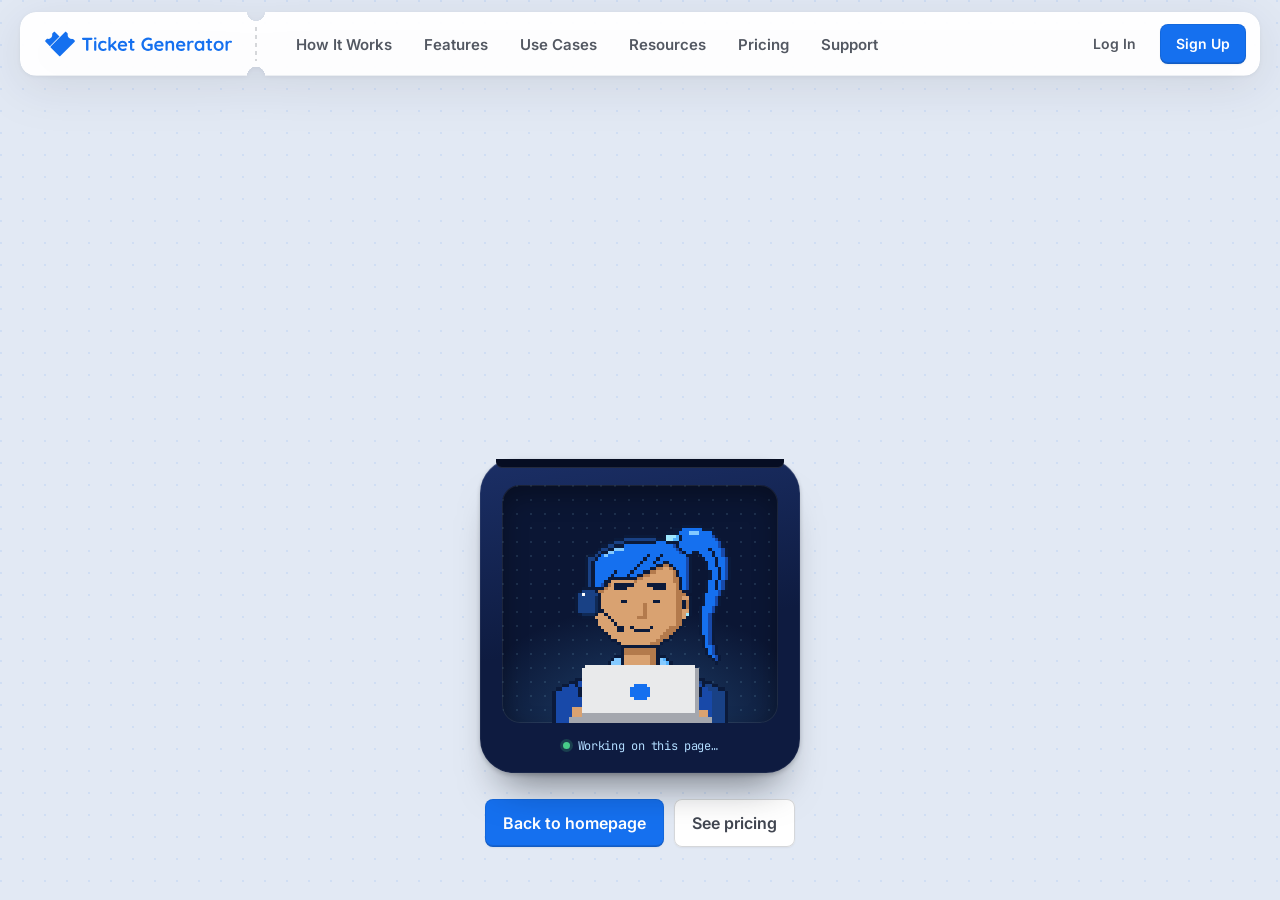
<file: coming-soon.html>
<!DOCTYPE html>
<html lang="en">
<head>
  <meta charset="utf-8">
  <meta name="viewport" content="width=device-width, initial-scale=1">
  <base href="/">
  <title>Coming soon — Ticket&nbsp;Generator</title>
  <meta name="description" content="This page of the new Ticket Generator website is still being printed. The homepage and pricing are ready.">
  <meta name="robots" content="noindex">
  <link rel="icon" href="assets/tg-icon.svg" type="image/svg+xml">
  <link rel="preconnect" href="https://fonts.googleapis.com">
  <link rel="preconnect" href="https://fonts.gstatic.com" crossorigin>
  <link href="https://fonts.googleapis.com/css2?family=Inter:wght@400;500;600;700&family=JetBrains+Mono:wght@500&display=swap" rel="stylesheet">
  <link rel="stylesheet" href="css/tokens.css">
  <link rel="stylesheet" href="css/base.css">
  <link rel="stylesheet" href="css/coming-soon.css">
</head>
<body class="cs-page">
  <!-- loading screen: Mira at her laptop until the page is ready (never longer than 2.5s) -->
  <div id="tg-loader" aria-hidden="true"><style>#tg-loader{--m-navy-950:#102a56;--m-blue-200:#b2ddff;--m-sky:#84caff;--m-sky-deep:#53b1fd;--m-tg-blue:#1570ef;--m-blue-700:#175cd3;--m-blue-800:#1849a9;--m-blue-900:#194185;--m-ink:#0b1a3a;--m-white:#fff;--m-lilac:#c3b4ff;--m-cyan:#9fe7ff;--m-skin-t3:#d9a271;--m-skin-t3-shadow:#b37a4c;--m-silver:#e9eaeb;--m-silver-shadow:#a4a7ae;position:fixed;inset:0;z-index:9999;display:grid;place-items:center;background:radial-gradient(circle at 1px 1px,rgba(21,112,239,.09) 1px,transparent 1.5px) 0 0/22px 22px,#e2e9f4;transition:opacity .35s ease,visibility 0s .35s}#tg-loader.is-done{opacity:0;visibility:hidden}.tgl-screen{display:grid;place-items:end center;width:clamp(180px,22vw,240px);aspect-ratio:1.12;padding:0;border-radius:26px;background:radial-gradient(90% 70% at 50% 100%,rgba(83,177,253,.28),transparent 70%),#0b1634;box-shadow:0 0 0 8px #13224a,0 0 0 9px rgba(255,255,255,.08),0 30px 40px -22px rgba(10,13,18,.55);overflow:hidden}.tgl-mira{display:block;width:80%;height:auto;image-rendering:pixelated}.tgl-b,.tgl-sparks{opacity:0}@media (prefers-reduced-motion:no-preference){.tgl-bob{animation:tgl-bob .36s steps(2,end) infinite}.tgl-a{animation:tgl-sa .24s steps(1,end) infinite}.tgl-b{animation:tgl-sb .24s steps(1,end) infinite}.tgl-sparks{animation:tgl-sb .48s steps(1,end) infinite}}@keyframes tgl-bob{50%{transform:translateY(1px)}}@keyframes tgl-sa{0%{opacity:1}50%{opacity:0}}@keyframes tgl-sb{0%{opacity:0}50%{opacity:1}}</style><div class="tgl-screen"><svg class="tgl-mira" viewBox="0 0 64 64" shape-rendering="crispEdges" aria-hidden="true"><g class="tgl-bob"><path d="M18 25h1v5h-1zM14 30h4v1h-4z" fill="var(--m-navy-950)"/><path d="M38 50h1v14h-1z" fill="var(--m-blue-200)"/><path d="M47 5h3v1h-3zM24 10h3v1h-3zM22 11h2v1h-2zM21 12h1v1h-1zM24 44h2v1h-2zM38 44h1v1h-1zM23 45h3v1h-3zM38 45h2v1h-2zM22 46h4v2h-4zM38 46h3v2h-3zM21 48h5v1h-5zM38 48h4v1h-4z" fill="var(--m-sky)"/><path d="M43 6h1v1h-1zM42 7h2v1h-2zM39 44h1v1h-1zM40 45h1v1h-1zM41 46h1v2h-1zM42 48h1v1h-1z" fill="var(--m-sky-deep)"/><path d="M45 4h6v1h-6zM44 5h3v1h-3zM50 5h4v1h-4zM45 6h9v1h-9zM45 7h10v1h-10zM37 8h3v1h-3zM44 8h12v2h-12zM27 9h15v1h-15zM27 10h16v1h-16zM45 10h8v1h-8zM54 10h3v1h-3zM24 11h20v1h-20zM46 11h2v1h-2zM50 11h4v1h-4zM55 11h2v2h-2zM20 12h1v1h-1zM22 12h12v1h-12zM35 12h3v1h-3zM39 12h7v1h-7zM51 12h3v1h-3zM19 13h14v1h-14zM34 13h3v1h-3zM38 13h8v1h-8zM52 13h3v1h-3zM56 13h2v3h-2zM18 14h14v1h-14zM33 14h3v1h-3zM37 14h2v1h-2zM41 14h5v1h-5zM53 14h2v2h-2zM18 15h13v1h-13zM32 15h5v1h-5zM42 15h4v1h-4zM18 16h12v1h-12zM31 16h4v1h-4zM43 16h3v1h-3zM53 16h3v1h-3zM57 16h1v4h-1zM18 17h6v1h-6zM25 17h4v1h-4zM30 17h3v1h-3zM44 17h2v2h-2zM54 17h2v3h-2zM18 18h5v1h-5zM24 18h4v1h-4zM29 18h2v1h-2zM18 19h4v1h-4zM45 19h1v4h-1zM18 20h3v1h-3zM53 20h2v3h-2zM56 20h1v3h-1zM18 21h2v1h-2zM53 23h3v1h-3zM52 24h4v1h-4zM52 25h3v3h-3zM51 28h3v2h-3zM51 30h2v7h-2zM52 37h1v3h-1zM52 40h2v1h-2zM53 41h1v2h-1zM54 43h1v1h-1zM27 46h1v1h-1zM36 46h1v1h-1zM28 47h1v1h-1zM35 47h1v1h-1zM29 48h1v1h-1zM34 48h1v1h-1zM30 49h1v1h-1zM33 49h1v1h-1zM28 54h6v1h-6zM28 55h2v1h-2zM33 55h1v1h-1zM29 56h1v1h-1zM31 56h1v1h-1zM28 57h2v1h-2zM33 57h1v1h-1zM28 58h6v2h-6z" fill="var(--m-tg-blue)"/><path d="M34 54h1v2h-1zM33 56h1v1h-1zM34 57h1v3h-1zM28 60h7v1h-7z" fill="var(--m-blue-700)"/><path d="M54 6h1v1h-1zM55 7h1v1h-1zM56 8h1v2h-1zM42 9h1v1h-1zM43 10h1v1h-1zM57 10h1v3h-1zM44 11h1v1h-1zM46 13h1v10h-1zM58 13h1v7h-1zM57 20h1v3h-1zM20 21h1v1h-1zM56 23h1v2h-1zM55 25h1v3h-1zM54 28h1v2h-1zM53 30h1v10h-1zM54 40h1v3h-1zM55 43h1v2h-1zM18 49h2v1h-2zM44 49h2v1h-2zM15 50h4v1h-4zM45 50h4v1h-4zM13 51h11v2h-11zM40 51h9v1h-9zM10 52h2v1h-2zM40 52h11v1h-11zM8 53h5v1h-5zM14 53h10v3h-10zM40 53h10v3h-10zM51 53h2v1h-2zM6 54h7v2h-7zM51 54h3v2h-3zM6 56h8v8h-8zM15 56h3v1h-3zM19 56h5v1h-5zM40 56h9v8h-9zM50 56h4v8h-4zM15 57h4v2h-4zM20 57h4v2h-4zM15 59h5v5h-5zM21 59h3v5h-3z" fill="var(--m-blue-800)"/><path d="M27 7h10v1h-10zM24 8h3v1h-3zM22 9h2v1h-2zM20 10h2v1h-2zM19 11h1v1h-1zM18 12h1v1h-1zM16 13h2v1h-2zM16 14h1v8h-1zM14 23h4v1h-4zM13 24h1v1h-1zM15 24h4v1h-4zM13 25h5v5h-5zM19 50h5v1h-5zM40 50h5v1h-5zM49 51h2v1h-2zM52 52h2v1h-2zM53 53h3v1h-3zM54 54h4v10h-4zM18 56h1v1h-1zM19 57h1v2h-1zM20 59h1v5h-1z" fill="var(--m-blue-900)"/><path d="M45 3h6v1h-6zM42 4h3v1h-3zM51 4h3v1h-3zM40 5h4v1h-4zM54 5h1v1h-1zM27 6h10v1h-10zM39 6h1v1h-1zM44 6h1v2h-1zM55 6h1v1h-1zM24 7h3v1h-3zM37 7h3v1h-3zM56 7h1v1h-1zM22 8h2v1h-2zM27 8h10v1h-10zM40 8h4v1h-4zM57 8h1v2h-1zM20 9h2v1h-2zM24 9h3v1h-3zM43 9h1v1h-1zM19 10h1v1h-1zM22 10h2v1h-2zM44 10h1v1h-1zM53 10h1v1h-1zM58 10h1v3h-1zM18 11h1v1h-1zM20 11h2v1h-2zM45 11h1v1h-1zM48 11h2v1h-2zM54 11h1v2h-1zM16 12h2v1h-2zM19 12h1v1h-1zM34 12h1v1h-1zM38 12h1v1h-1zM46 12h2v1h-2zM50 12h1v1h-1zM15 13h1v9h-1zM18 13h1v1h-1zM33 13h1v1h-1zM37 13h1v1h-1zM47 13h1v10h-1zM51 13h1v1h-1zM55 13h1v3h-1zM59 13h1v7h-1zM17 14h1v8h-1zM32 14h1v1h-1zM36 14h1v1h-1zM39 14h2v1h-2zM52 14h1v3h-1zM31 15h1v1h-1zM37 15h2v1h-2zM41 15h1v1h-1zM30 16h1v1h-1zM35 16h2v1h-2zM42 16h1v1h-1zM56 16h1v4h-1zM24 17h1v1h-1zM29 17h1v1h-1zM33 17h2v1h-2zM43 17h1v2h-1zM53 17h1v3h-1zM23 18h1v1h-1zM28 18h1v1h-1zM31 18h2v1h-2zM22 19h9v1h-9zM44 19h1v4h-1zM21 20h2v1h-2zM52 20h1v4h-1zM55 20h1v3h-1zM58 20h1v3h-1zM21 21h1v1h-1zM24 21h6v1h-6zM34 21h6v1h-6zM14 22h7v1h-7zM24 22h4v1h-4zM36 22h4v1h-4zM13 23h1v1h-1zM18 23h1v1h-1zM45 23h3v1h-3zM57 23h1v2h-1zM12 24h1v6h-1zM19 24h1v5h-1zM46 24h1v1h-1zM51 24h1v4h-1zM47 25h1v6h-1zM56 25h1v3h-1zM26 26h2v1h-2zM36 26h2v1h-2zM45 26h1v3h-1zM50 28h1v9h-1zM55 28h1v2h-1zM19 29h2v1h-2zM13 30h1v1h-1zM18 30h1v1h-1zM21 30h1v1h-1zM54 30h1v10h-1zM14 31h4v1h-4zM22 31h1v1h-1zM46 31h1v1h-1zM18 32h1v2h-1zM23 32h1v1h-1zM45 32h1v2h-1zM24 33h1v1h-1zM19 34h1v1h-1zM25 34h2v2h-2zM29 34h1v1h-1zM35 34h1v1h-1zM44 34h1v1h-1zM20 35h1v1h-1zM30 35h5v1h-5zM43 35h1v1h-1zM21 36h1v1h-1zM42 36h1v1h-1zM22 37h1v1h-1zM41 37h1v1h-1zM51 37h1v4h-1zM23 38h2v1h-2zM39 38h2v1h-2zM25 39h1v1h-1zM38 39h1v1h-1zM26 40h12v1h-12zM55 40h1v3h-1zM26 41h1v2h-1zM37 41h1v2h-1zM52 41h1v2h-1zM24 43h3v1h-3zM37 43h3v1h-3zM53 43h1v1h-1zM56 43h1v2h-1zM23 44h1v1h-1zM26 44h1v5h-1zM37 44h1v5h-1zM40 44h1v1h-1zM54 44h1v1h-1zM22 45h1v1h-1zM41 45h1v1h-1zM55 45h1v1h-1zM21 46h1v2h-1zM42 46h1v2h-1zM18 48h3v1h-3zM43 48h3v1h-3zM15 49h3v1h-3zM20 49h6v1h-6zM38 49h6v1h-6zM46 49h3v1h-3zM12 50h3v1h-3zM24 50h1v14h-1zM30 50h4v1h-4zM39 50h1v14h-1zM49 50h3v1h-3zM10 51h3v1h-3zM28 51h7v1h-7zM51 51h3v1h-3zM8 52h2v1h-2zM12 52h1v1h-1zM27 52h1v4h-1zM35 52h1v4h-1zM51 52h1v1h-1zM54 52h2v1h-2zM6 53h2v1h-2zM13 53h1v3h-1zM50 53h1v3h-1zM56 53h2v1h-2zM5 54h1v10h-1zM58 54h1v10h-1zM14 56h1v8h-1zM28 56h1v1h-1zM34 56h1v1h-1zM49 56h1v8h-1zM27 57h1v4h-1zM35 57h1v4h-1zM28 61h7v1h-7z" fill="var(--m-ink)"/><path d="M14 24h1v1h-1zM28 46h8v1h-8zM27 47h1v1h-1zM29 47h6v1h-6zM36 47h1v1h-1zM27 48h2v1h-2zM30 48h4v1h-4zM35 48h2v1h-2zM26 49h4v1h-4zM31 49h2v1h-2zM34 49h4v2h-4zM25 50h5v1h-5zM25 51h3v1h-3zM35 51h3v1h-3zM25 52h2v4h-2zM36 52h2v4h-2zM30 55h3v1h-3zM25 56h3v1h-3zM30 56h1v1h-1zM32 56h1v1h-1zM35 56h3v1h-3zM25 57h2v4h-2zM30 57h3v1h-3zM36 57h2v4h-2zM25 61h3v1h-3zM35 61h3v1h-3zM25 62h13v2h-13z" fill="var(--m-white)"/><path d="M28 52h7v1h-7z" fill="var(--m-lilac)"/><path d="M40 6h3v1h-3zM40 7h2v1h-2zM46 30h1v1h-1zM28 53h7v1h-7z" fill="var(--m-cyan)"/><path d="M39 16h2v1h-2zM37 17h5v1h-5zM35 18h7v1h-7zM33 19h9v1h-9zM23 20h7v1h-7zM31 20h11v1h-11zM23 21h1v1h-1zM30 21h4v1h-4zM40 21h3v2h-3zM22 22h2v1h-2zM28 22h8v1h-8zM21 23h22v1h-22zM20 24h23v2h-23zM45 25h2v1h-2zM20 26h6v1h-6zM28 26h8v1h-8zM38 26h5v1h-5zM20 27h13v2h-13zM34 27h9v5h-9zM21 29h12v1h-12zM45 29h2v1h-2zM19 30h2v1h-2zM22 30h11v1h-11zM45 30h1v2h-1zM18 31h4v1h-4zM23 31h8v1h-8zM19 32h4v1h-4zM24 32h19v1h-19zM19 33h5v1h-5zM25 33h18v1h-18zM20 34h5v1h-5zM27 34h2v1h-2zM30 34h5v1h-5zM36 34h5v1h-5zM21 35h4v1h-4zM27 35h3v1h-3zM35 35h5v1h-5zM22 36h17v1h-17zM23 37h15v1h-15zM25 38h12v1h-12zM26 39h9v1h-9zM27 43h8v3h-8z" fill="var(--m-skin-t3)"/><path d="M39 15h2v1h-2zM37 16h2v1h-2zM41 16h1v1h-1zM35 17h2v1h-2zM42 17h1v2h-1zM33 18h2v1h-2zM31 19h2v1h-2zM42 19h2v2h-2zM30 20h1v1h-1zM22 21h1v1h-1zM43 21h1v2h-1zM21 22h1v1h-1zM19 23h2v1h-2zM43 23h2v1h-2zM43 24h3v1h-3zM43 25h2v9h-2zM46 26h1v3h-1zM33 27h1v4h-1zM31 31h3v1h-3zM41 34h3v1h-3zM40 35h3v1h-3zM39 36h3v1h-3zM38 37h3v1h-3zM37 38h2v1h-2zM35 39h3v1h-3zM27 41h10v2h-10zM35 43h2v3h-2z" fill="var(--m-skin-t3-shadow)"/></g><g class="tgl-laptop">
              <path d="M15 46h34v1h-34zM14 47h36v15h-36z" fill="var(--m-silver)"/>
              <path d="M14 61h36v1h-36zM49 47h1v14h-1z" fill="var(--m-silver-shadow)"/>
              <path d="M30 52h4v1h-4zM29 53h6v3h-6zM30 56h4v1h-4z" fill="var(--m-tg-blue)"/>
              <path d="M10 62h44v2h-44z" fill="var(--m-silver-shadow)"/>
              <g class="tgl-hands tgl-a"><path d="M11 59h3v3h-3zM50 60h3v2h-3z" fill="var(--m-skin-t3)"/></g>
              <g class="tgl-hands tgl-b"><path d="M11 60h3v2h-3zM50 59h3v3h-3z" fill="var(--m-skin-t3)"/></g>
              <g class="tgl-sparks"><path d="M9 55h1v1h-1zM54 54h1v1h-1zM7 58h1v1h-1z" fill="var(--m-cyan)"/></g>
            </g>
          </svg></div></div>
  <script>(function(){var l=document.getElementById('tg-loader');function done(){if(!l)return;l.classList.add('is-done');var x=l;l=null;setTimeout(function(){x.remove()},400)}if(document.readyState==='complete')done();else{window.addEventListener('load',done);setTimeout(done,2500)}})();</script>

  <header class="site-header" data-header>
    <div class="container header-inner">
      <a href="/" class="logo" aria-label="Ticket Generator home">
        <img src="assets/tg-icon.svg" alt="" width="32" height="32">
        <img src="assets/tg-logotype.svg" alt="Ticket Generator" class="logo-type" width="150" height="14">
      </a>

      <nav class="main-nav" id="main-nav" aria-label="Main">
        <ul>
          <li><a href="how-it-works.html">How It Works</a></li>
          <li><a href="features.html">Features</a></li>
          <li><a href="use-cases.html">Use Cases</a></li>
          <li><a href="resources.html">Resources</a></li>
          <li><a href="pricing.html">Pricing</a></li>
          <li><a href="support.html">Support</a></li>
        </ul>
        <div class="nav-actions nav-actions--mobile">
          <a href="https://tg-full-revamp.vercel.app/signup" class="btn btn-primary">Sign Up Free</a>
          <a href="https://tg-full-revamp.vercel.app/login" class="btn btn-secondary">Log In</a>
          <p class="nav-note">First 10 tickets free · No credit card required</p>
        </div>
      </nav>

      <div class="nav-actions">
        <a href="https://tg-full-revamp.vercel.app/login" class="btn btn-link">Log In</a>
        <a href="https://tg-full-revamp.vercel.app/signup" class="btn btn-primary">Sign Up</a>
      </div>

      <button class="menu-toggle" aria-controls="main-nav" aria-expanded="false" aria-label="Open menu" data-menu-toggle>
        <span></span><span></span>
      </button>
    </div>
  </header>

  <main class="cs" data-cs data-state="typing">
    <div class="cs-rig">
      <!-- the ticket prints upwards out of the terminal -->
      <div class="cs-print" aria-live="polite">
        <article class="cs-ticket">
          <p class="cs-label mono">Admit one · Coming soon</p>
          <h1>This page is still at the printer</h1>
          <p class="cs-copy">We’re redesigning Ticket&nbsp;Generator one page at a time. The homepage and pricing are ready, and this page is next in the queue.</p>
          <div class="cs-stub">
            <svg class="cs-qr" viewBox="0 0 29 29" shape-rendering="crispEdges" role="img" aria-label="QR code that opens the Ticket Generator homepage"><path d="M0 0h1v1h-1zM1 0h1v1h-1zM2 0h1v1h-1zM3 0h1v1h-1zM4 0h1v1h-1zM5 0h1v1h-1zM6 0h1v1h-1zM8 0h1v1h-1zM9 0h1v1h-1zM10 0h1v1h-1zM14 0h1v1h-1zM15 0h1v1h-1zM18 0h1v1h-1zM22 0h1v1h-1zM23 0h1v1h-1zM24 0h1v1h-1zM25 0h1v1h-1zM26 0h1v1h-1zM27 0h1v1h-1zM28 0h1v1h-1zM0 1h1v1h-1zM6 1h1v1h-1zM11 1h1v1h-1zM12 1h1v1h-1zM18 1h1v1h-1zM19 1h1v1h-1zM20 1h1v1h-1zM22 1h1v1h-1zM28 1h1v1h-1zM0 2h1v1h-1zM2 2h1v1h-1zM3 2h1v1h-1zM4 2h1v1h-1zM6 2h1v1h-1zM9 2h1v1h-1zM10 2h1v1h-1zM11 2h1v1h-1zM12 2h1v1h-1zM14 2h1v1h-1zM15 2h1v1h-1zM16 2h1v1h-1zM17 2h1v1h-1zM18 2h1v1h-1zM19 2h1v1h-1zM20 2h1v1h-1zM22 2h1v1h-1zM24 2h1v1h-1zM25 2h1v1h-1zM26 2h1v1h-1zM28 2h1v1h-1zM0 3h1v1h-1zM2 3h1v1h-1zM3 3h1v1h-1zM4 3h1v1h-1zM6 3h1v1h-1zM8 3h1v1h-1zM15 3h1v1h-1zM18 3h1v1h-1zM20 3h1v1h-1zM22 3h1v1h-1zM24 3h1v1h-1zM25 3h1v1h-1zM26 3h1v1h-1zM28 3h1v1h-1zM0 4h1v1h-1zM2 4h1v1h-1zM3 4h1v1h-1zM4 4h1v1h-1zM6 4h1v1h-1zM8 4h1v1h-1zM10 4h1v1h-1zM12 4h1v1h-1zM14 4h1v1h-1zM15 4h1v1h-1zM16 4h1v1h-1zM17 4h1v1h-1zM18 4h1v1h-1zM22 4h1v1h-1zM24 4h1v1h-1zM25 4h1v1h-1zM26 4h1v1h-1zM28 4h1v1h-1zM0 5h1v1h-1zM6 5h1v1h-1zM8 5h1v1h-1zM9 5h1v1h-1zM12 5h1v1h-1zM19 5h1v1h-1zM22 5h1v1h-1zM28 5h1v1h-1zM0 6h1v1h-1zM1 6h1v1h-1zM2 6h1v1h-1zM3 6h1v1h-1zM4 6h1v1h-1zM5 6h1v1h-1zM6 6h1v1h-1zM8 6h1v1h-1zM10 6h1v1h-1zM12 6h1v1h-1zM14 6h1v1h-1zM16 6h1v1h-1zM18 6h1v1h-1zM20 6h1v1h-1zM22 6h1v1h-1zM23 6h1v1h-1zM24 6h1v1h-1zM25 6h1v1h-1zM26 6h1v1h-1zM27 6h1v1h-1zM28 6h1v1h-1zM8 7h1v1h-1zM12 7h1v1h-1zM13 7h1v1h-1zM15 7h1v1h-1zM16 7h1v1h-1zM17 7h1v1h-1zM18 7h1v1h-1zM20 7h1v1h-1zM0 8h1v1h-1zM4 8h1v1h-1zM6 8h1v1h-1zM7 8h1v1h-1zM8 8h1v1h-1zM9 8h1v1h-1zM10 8h1v1h-1zM11 8h1v1h-1zM13 8h1v1h-1zM16 8h1v1h-1zM17 8h1v1h-1zM19 8h1v1h-1zM20 8h1v1h-1zM21 8h1v1h-1zM22 8h1v1h-1zM23 8h1v1h-1zM24 8h1v1h-1zM25 8h1v1h-1zM28 8h1v1h-1zM5 9h1v1h-1zM9 9h1v1h-1zM12 9h1v1h-1zM13 9h1v1h-1zM14 9h1v1h-1zM15 9h1v1h-1zM16 9h1v1h-1zM22 9h1v1h-1zM23 9h1v1h-1zM24 9h1v1h-1zM25 9h1v1h-1zM26 9h1v1h-1zM27 9h1v1h-1zM28 9h1v1h-1zM0 10h1v1h-1zM2 10h1v1h-1zM3 10h1v1h-1zM4 10h1v1h-1zM6 10h1v1h-1zM8 10h1v1h-1zM10 10h1v1h-1zM11 10h1v1h-1zM15 10h1v1h-1zM17 10h1v1h-1zM22 10h1v1h-1zM24 10h1v1h-1zM28 10h1v1h-1zM1 11h1v1h-1zM2 11h1v1h-1zM7 11h1v1h-1zM8 11h1v1h-1zM10 11h1v1h-1zM11 11h1v1h-1zM12 11h1v1h-1zM14 11h1v1h-1zM15 11h1v1h-1zM16 11h1v1h-1zM17 11h1v1h-1zM19 11h1v1h-1zM22 11h1v1h-1zM25 11h1v1h-1zM27 11h1v1h-1zM28 11h1v1h-1zM1 12h1v1h-1zM2 12h1v1h-1zM6 12h1v1h-1zM9 12h1v1h-1zM10 12h1v1h-1zM13 12h1v1h-1zM14 12h1v1h-1zM17 12h1v1h-1zM18 12h1v1h-1zM19 12h1v1h-1zM21 12h1v1h-1zM23 12h1v1h-1zM27 12h1v1h-1zM0 13h1v1h-1zM1 13h1v1h-1zM2 13h1v1h-1zM3 13h1v1h-1zM5 13h1v1h-1zM12 13h1v1h-1zM15 13h1v1h-1zM16 13h1v1h-1zM17 13h1v1h-1zM18 13h1v1h-1zM22 13h1v1h-1zM23 13h1v1h-1zM24 13h1v1h-1zM25 13h1v1h-1zM26 13h1v1h-1zM27 13h1v1h-1zM28 13h1v1h-1zM0 14h1v1h-1zM1 14h1v1h-1zM3 14h1v1h-1zM4 14h1v1h-1zM6 14h1v1h-1zM8 14h1v1h-1zM10 14h1v1h-1zM11 14h1v1h-1zM12 14h1v1h-1zM13 14h1v1h-1zM14 14h1v1h-1zM15 14h1v1h-1zM16 14h1v1h-1zM18 14h1v1h-1zM20 14h1v1h-1zM21 14h1v1h-1zM22 14h1v1h-1zM25 14h1v1h-1zM26 14h1v1h-1zM28 14h1v1h-1zM0 15h1v1h-1zM2 15h1v1h-1zM4 15h1v1h-1zM7 15h1v1h-1zM9 15h1v1h-1zM12 15h1v1h-1zM13 15h1v1h-1zM17 15h1v1h-1zM20 15h1v1h-1zM21 15h1v1h-1zM24 15h1v1h-1zM27 15h1v1h-1zM28 15h1v1h-1zM1 16h1v1h-1zM3 16h1v1h-1zM5 16h1v1h-1zM6 16h1v1h-1zM7 16h1v1h-1zM10 16h1v1h-1zM12 16h1v1h-1zM13 16h1v1h-1zM15 16h1v1h-1zM17 16h1v1h-1zM20 16h1v1h-1zM21 16h1v1h-1zM27 16h1v1h-1zM0 17h1v1h-1zM2 17h1v1h-1zM7 17h1v1h-1zM10 17h1v1h-1zM12 17h1v1h-1zM13 17h1v1h-1zM14 17h1v1h-1zM15 17h1v1h-1zM20 17h1v1h-1zM21 17h1v1h-1zM22 17h1v1h-1zM24 17h1v1h-1zM25 17h1v1h-1zM27 17h1v1h-1zM28 17h1v1h-1zM2 18h1v1h-1zM3 18h1v1h-1zM5 18h1v1h-1zM6 18h1v1h-1zM7 18h1v1h-1zM9 18h1v1h-1zM11 18h1v1h-1zM12 18h1v1h-1zM15 18h1v1h-1zM16 18h1v1h-1zM18 18h1v1h-1zM20 18h1v1h-1zM21 18h1v1h-1zM22 18h1v1h-1zM24 18h1v1h-1zM26 18h1v1h-1zM28 18h1v1h-1zM3 19h1v1h-1zM10 19h1v1h-1zM12 19h1v1h-1zM14 19h1v1h-1zM15 19h1v1h-1zM17 19h1v1h-1zM20 19h1v1h-1zM27 19h1v1h-1zM28 19h1v1h-1zM0 20h1v1h-1zM1 20h1v1h-1zM2 20h1v1h-1zM3 20h1v1h-1zM4 20h1v1h-1zM5 20h1v1h-1zM6 20h1v1h-1zM7 20h1v1h-1zM8 20h1v1h-1zM10 20h1v1h-1zM12 20h1v1h-1zM13 20h1v1h-1zM14 20h1v1h-1zM15 20h1v1h-1zM17 20h1v1h-1zM19 20h1v1h-1zM20 20h1v1h-1zM21 20h1v1h-1zM22 20h1v1h-1zM23 20h1v1h-1zM24 20h1v1h-1zM25 20h1v1h-1zM28 20h1v1h-1zM8 21h1v1h-1zM15 21h1v1h-1zM16 21h1v1h-1zM18 21h1v1h-1zM19 21h1v1h-1zM20 21h1v1h-1zM24 21h1v1h-1zM28 21h1v1h-1zM0 22h1v1h-1zM1 22h1v1h-1zM2 22h1v1h-1zM3 22h1v1h-1zM4 22h1v1h-1zM5 22h1v1h-1zM6 22h1v1h-1zM8 22h1v1h-1zM9 22h1v1h-1zM10 22h1v1h-1zM11 22h1v1h-1zM13 22h1v1h-1zM14 22h1v1h-1zM15 22h1v1h-1zM17 22h1v1h-1zM18 22h1v1h-1zM19 22h1v1h-1zM20 22h1v1h-1zM22 22h1v1h-1zM24 22h1v1h-1zM25 22h1v1h-1zM26 22h1v1h-1zM28 22h1v1h-1zM0 23h1v1h-1zM6 23h1v1h-1zM12 23h1v1h-1zM13 23h1v1h-1zM15 23h1v1h-1zM17 23h1v1h-1zM18 23h1v1h-1zM19 23h1v1h-1zM20 23h1v1h-1zM24 23h1v1h-1zM28 23h1v1h-1zM0 24h1v1h-1zM2 24h1v1h-1zM3 24h1v1h-1zM4 24h1v1h-1zM6 24h1v1h-1zM8 24h1v1h-1zM9 24h1v1h-1zM11 24h1v1h-1zM12 24h1v1h-1zM13 24h1v1h-1zM17 24h1v1h-1zM19 24h1v1h-1zM20 24h1v1h-1zM21 24h1v1h-1zM22 24h1v1h-1zM23 24h1v1h-1zM24 24h1v1h-1zM25 24h1v1h-1zM27 24h1v1h-1zM0 25h1v1h-1zM2 25h1v1h-1zM3 25h1v1h-1zM4 25h1v1h-1zM6 25h1v1h-1zM10 25h1v1h-1zM13 25h1v1h-1zM14 25h1v1h-1zM15 25h1v1h-1zM16 25h1v1h-1zM19 25h1v1h-1zM20 25h1v1h-1zM21 25h1v1h-1zM28 25h1v1h-1zM0 26h1v1h-1zM2 26h1v1h-1zM3 26h1v1h-1zM4 26h1v1h-1zM6 26h1v1h-1zM10 26h1v1h-1zM11 26h1v1h-1zM12 26h1v1h-1zM13 26h1v1h-1zM15 26h1v1h-1zM19 26h1v1h-1zM21 26h1v1h-1zM25 26h1v1h-1zM26 26h1v1h-1zM27 26h1v1h-1zM28 26h1v1h-1zM0 27h1v1h-1zM6 27h1v1h-1zM9 27h1v1h-1zM10 27h1v1h-1zM16 27h1v1h-1zM17 27h1v1h-1zM19 27h1v1h-1zM20 27h1v1h-1zM21 27h1v1h-1zM23 27h1v1h-1zM25 27h1v1h-1zM27 27h1v1h-1zM28 27h1v1h-1zM0 28h1v1h-1zM1 28h1v1h-1zM2 28h1v1h-1zM3 28h1v1h-1zM4 28h1v1h-1zM5 28h1v1h-1zM6 28h1v1h-1zM8 28h1v1h-1zM9 28h1v1h-1zM10 28h1v1h-1zM11 28h1v1h-1zM12 28h1v1h-1zM17 28h1v1h-1zM20 28h1v1h-1zM21 28h1v1h-1zM23 28h1v1h-1zM24 28h1v1h-1zM27 28h1v1h-1z" fill="currentColor"/></svg>
            <p class="mono">Scan for the homepage</p>
          </div>
        </article>
      </div>

      <div class="cs-device">
        <span class="cs-slot" aria-hidden="true"></span>
        <div class="cs-screen">
          <svg class="cs-mira" viewBox="0 0 64 64" shape-rendering="crispEdges" role="img" aria-label="Mira, the Ticket Generator host, working on her laptop">
            <g class="m-bob">
              <g class="m-pose m-down"><path d="M18 25h1v5h-1zM14 30h4v1h-4z" fill="var(--m-navy-950)"/><path d="M38 50h1v14h-1z" fill="var(--m-blue-200)"/><path d="M47 5h3v1h-3zM24 10h3v1h-3zM22 11h2v1h-2zM21 12h1v1h-1zM24 44h2v1h-2zM38 44h1v1h-1zM23 45h3v1h-3zM38 45h2v1h-2zM22 46h4v2h-4zM38 46h3v2h-3zM21 48h5v1h-5zM38 48h4v1h-4z" fill="var(--m-sky)"/><path d="M43 6h1v1h-1zM42 7h2v1h-2zM39 44h1v1h-1zM40 45h1v1h-1zM41 46h1v2h-1zM42 48h1v1h-1z" fill="var(--m-sky-deep)"/><path d="M45 4h6v1h-6zM44 5h3v1h-3zM50 5h4v1h-4zM45 6h9v1h-9zM45 7h10v1h-10zM37 8h3v1h-3zM44 8h12v2h-12zM27 9h15v1h-15zM27 10h16v1h-16zM45 10h8v1h-8zM54 10h3v1h-3zM24 11h20v1h-20zM46 11h2v1h-2zM50 11h4v1h-4zM55 11h2v2h-2zM20 12h1v1h-1zM22 12h12v1h-12zM35 12h3v1h-3zM39 12h7v1h-7zM51 12h3v1h-3zM19 13h14v1h-14zM34 13h3v1h-3zM38 13h8v1h-8zM52 13h3v1h-3zM56 13h2v3h-2zM18 14h14v1h-14zM33 14h3v1h-3zM37 14h2v1h-2zM41 14h5v1h-5zM53 14h2v2h-2zM18 15h13v1h-13zM32 15h5v1h-5zM42 15h4v1h-4zM18 16h12v1h-12zM31 16h4v1h-4zM43 16h3v1h-3zM53 16h3v1h-3zM57 16h1v4h-1zM18 17h6v1h-6zM25 17h4v1h-4zM30 17h3v1h-3zM44 17h2v2h-2zM54 17h2v3h-2zM18 18h5v1h-5zM24 18h4v1h-4zM29 18h2v1h-2zM18 19h4v1h-4zM45 19h1v4h-1zM18 20h3v1h-3zM53 20h2v3h-2zM56 20h1v3h-1zM18 21h2v1h-2zM53 23h3v1h-3zM52 24h4v1h-4zM52 25h3v3h-3zM51 28h3v2h-3zM51 30h2v7h-2zM52 37h1v3h-1zM52 40h2v1h-2zM53 41h1v2h-1zM54 43h1v1h-1zM27 46h1v1h-1zM36 46h1v1h-1zM28 47h1v1h-1zM35 47h1v1h-1zM29 48h1v1h-1zM34 48h1v1h-1zM30 49h1v1h-1zM33 49h1v1h-1zM28 54h6v1h-6zM28 55h2v1h-2zM33 55h1v1h-1zM29 56h1v1h-1zM31 56h1v1h-1zM28 57h2v1h-2zM33 57h1v1h-1zM28 58h6v2h-6z" fill="var(--m-tg-blue)"/><path d="M34 54h1v2h-1zM33 56h1v1h-1zM34 57h1v3h-1zM28 60h7v1h-7z" fill="var(--m-blue-700)"/><path d="M54 6h1v1h-1zM55 7h1v1h-1zM56 8h1v2h-1zM42 9h1v1h-1zM43 10h1v1h-1zM57 10h1v3h-1zM44 11h1v1h-1zM46 13h1v10h-1zM58 13h1v7h-1zM57 20h1v3h-1zM20 21h1v1h-1zM56 23h1v2h-1zM55 25h1v3h-1zM54 28h1v2h-1zM53 30h1v10h-1zM54 40h1v3h-1zM55 43h1v2h-1zM18 49h2v1h-2zM44 49h2v1h-2zM15 50h4v1h-4zM45 50h4v1h-4zM13 51h11v2h-11zM40 51h9v1h-9zM10 52h2v1h-2zM40 52h11v1h-11zM8 53h5v1h-5zM14 53h10v3h-10zM40 53h10v3h-10zM51 53h2v1h-2zM6 54h7v2h-7zM51 54h3v2h-3zM6 56h8v8h-8zM15 56h3v1h-3zM19 56h5v1h-5zM40 56h9v8h-9zM50 56h4v8h-4zM15 57h4v2h-4zM20 57h4v2h-4zM15 59h5v5h-5zM21 59h3v5h-3z" fill="var(--m-blue-800)"/><path d="M27 7h10v1h-10zM24 8h3v1h-3zM22 9h2v1h-2zM20 10h2v1h-2zM19 11h1v1h-1zM18 12h1v1h-1zM16 13h2v1h-2zM16 14h1v8h-1zM14 23h4v1h-4zM13 24h1v1h-1zM15 24h4v1h-4zM13 25h5v5h-5zM19 50h5v1h-5zM40 50h5v1h-5zM49 51h2v1h-2zM52 52h2v1h-2zM53 53h3v1h-3zM54 54h4v10h-4zM18 56h1v1h-1zM19 57h1v2h-1zM20 59h1v5h-1z" fill="var(--m-blue-900)"/><path d="M45 3h6v1h-6zM42 4h3v1h-3zM51 4h3v1h-3zM40 5h4v1h-4zM54 5h1v1h-1zM27 6h10v1h-10zM39 6h1v1h-1zM44 6h1v2h-1zM55 6h1v1h-1zM24 7h3v1h-3zM37 7h3v1h-3zM56 7h1v1h-1zM22 8h2v1h-2zM27 8h10v1h-10zM40 8h4v1h-4zM57 8h1v2h-1zM20 9h2v1h-2zM24 9h3v1h-3zM43 9h1v1h-1zM19 10h1v1h-1zM22 10h2v1h-2zM44 10h1v1h-1zM53 10h1v1h-1zM58 10h1v3h-1zM18 11h1v1h-1zM20 11h2v1h-2zM45 11h1v1h-1zM48 11h2v1h-2zM54 11h1v2h-1zM16 12h2v1h-2zM19 12h1v1h-1zM34 12h1v1h-1zM38 12h1v1h-1zM46 12h2v1h-2zM50 12h1v1h-1zM15 13h1v9h-1zM18 13h1v1h-1zM33 13h1v1h-1zM37 13h1v1h-1zM47 13h1v10h-1zM51 13h1v1h-1zM55 13h1v3h-1zM59 13h1v7h-1zM17 14h1v8h-1zM32 14h1v1h-1zM36 14h1v1h-1zM39 14h2v1h-2zM52 14h1v3h-1zM31 15h1v1h-1zM37 15h2v1h-2zM41 15h1v1h-1zM30 16h1v1h-1zM35 16h2v1h-2zM42 16h1v1h-1zM56 16h1v4h-1zM24 17h1v1h-1zM29 17h1v1h-1zM33 17h2v1h-2zM43 17h1v2h-1zM53 17h1v3h-1zM23 18h1v1h-1zM28 18h1v1h-1zM31 18h2v1h-2zM22 19h9v1h-9zM44 19h1v4h-1zM21 20h2v1h-2zM52 20h1v4h-1zM55 20h1v3h-1zM58 20h1v3h-1zM21 21h1v1h-1zM24 21h6v1h-6zM34 21h6v1h-6zM14 22h7v1h-7zM24 22h4v1h-4zM36 22h4v1h-4zM13 23h1v1h-1zM18 23h1v1h-1zM45 23h3v1h-3zM57 23h1v2h-1zM12 24h1v6h-1zM19 24h1v5h-1zM46 24h1v1h-1zM51 24h1v4h-1zM47 25h1v6h-1zM56 25h1v3h-1zM26 26h2v1h-2zM36 26h2v1h-2zM45 26h1v3h-1zM50 28h1v9h-1zM55 28h1v2h-1zM19 29h2v1h-2zM13 30h1v1h-1zM18 30h1v1h-1zM21 30h1v1h-1zM54 30h1v10h-1zM14 31h4v1h-4zM22 31h1v1h-1zM46 31h1v1h-1zM18 32h1v2h-1zM23 32h1v1h-1zM45 32h1v2h-1zM24 33h1v1h-1zM19 34h1v1h-1zM25 34h2v2h-2zM29 34h1v1h-1zM35 34h1v1h-1zM44 34h1v1h-1zM20 35h1v1h-1zM30 35h5v1h-5zM43 35h1v1h-1zM21 36h1v1h-1zM42 36h1v1h-1zM22 37h1v1h-1zM41 37h1v1h-1zM51 37h1v4h-1zM23 38h2v1h-2zM39 38h2v1h-2zM25 39h1v1h-1zM38 39h1v1h-1zM26 40h12v1h-12zM55 40h1v3h-1zM26 41h1v2h-1zM37 41h1v2h-1zM52 41h1v2h-1zM24 43h3v1h-3zM37 43h3v1h-3zM53 43h1v1h-1zM56 43h1v2h-1zM23 44h1v1h-1zM26 44h1v5h-1zM37 44h1v5h-1zM40 44h1v1h-1zM54 44h1v1h-1zM22 45h1v1h-1zM41 45h1v1h-1zM55 45h1v1h-1zM21 46h1v2h-1zM42 46h1v2h-1zM18 48h3v1h-3zM43 48h3v1h-3zM15 49h3v1h-3zM20 49h6v1h-6zM38 49h6v1h-6zM46 49h3v1h-3zM12 50h3v1h-3zM24 50h1v14h-1zM30 50h4v1h-4zM39 50h1v14h-1zM49 50h3v1h-3zM10 51h3v1h-3zM28 51h7v1h-7zM51 51h3v1h-3zM8 52h2v1h-2zM12 52h1v1h-1zM27 52h1v4h-1zM35 52h1v4h-1zM51 52h1v1h-1zM54 52h2v1h-2zM6 53h2v1h-2zM13 53h1v3h-1zM50 53h1v3h-1zM56 53h2v1h-2zM5 54h1v10h-1zM58 54h1v10h-1zM14 56h1v8h-1zM28 56h1v1h-1zM34 56h1v1h-1zM49 56h1v8h-1zM27 57h1v4h-1zM35 57h1v4h-1zM28 61h7v1h-7z" fill="var(--m-ink)"/><path d="M14 24h1v1h-1zM28 46h8v1h-8zM27 47h1v1h-1zM29 47h6v1h-6zM36 47h1v1h-1zM27 48h2v1h-2zM30 48h4v1h-4zM35 48h2v1h-2zM26 49h4v1h-4zM31 49h2v1h-2zM34 49h4v2h-4zM25 50h5v1h-5zM25 51h3v1h-3zM35 51h3v1h-3zM25 52h2v4h-2zM36 52h2v4h-2zM30 55h3v1h-3zM25 56h3v1h-3zM30 56h1v1h-1zM32 56h1v1h-1zM35 56h3v1h-3zM25 57h2v4h-2zM30 57h3v1h-3zM36 57h2v4h-2zM25 61h3v1h-3zM35 61h3v1h-3zM25 62h13v2h-13z" fill="var(--m-white)"/><path d="M28 52h7v1h-7z" fill="var(--m-lilac)"/><path d="M40 6h3v1h-3zM40 7h2v1h-2zM46 30h1v1h-1zM28 53h7v1h-7z" fill="var(--m-cyan)"/><path d="M39 16h2v1h-2zM37 17h5v1h-5zM35 18h7v1h-7zM33 19h9v1h-9zM23 20h7v1h-7zM31 20h11v1h-11zM23 21h1v1h-1zM30 21h4v1h-4zM40 21h3v2h-3zM22 22h2v1h-2zM28 22h8v1h-8zM21 23h22v1h-22zM20 24h23v2h-23zM45 25h2v1h-2zM20 26h6v1h-6zM28 26h8v1h-8zM38 26h5v1h-5zM20 27h13v2h-13zM34 27h9v5h-9zM21 29h12v1h-12zM45 29h2v1h-2zM19 30h2v1h-2zM22 30h11v1h-11zM45 30h1v2h-1zM18 31h4v1h-4zM23 31h8v1h-8zM19 32h4v1h-4zM24 32h19v1h-19zM19 33h5v1h-5zM25 33h18v1h-18zM20 34h5v1h-5zM27 34h2v1h-2zM30 34h5v1h-5zM36 34h5v1h-5zM21 35h4v1h-4zM27 35h3v1h-3zM35 35h5v1h-5zM22 36h17v1h-17zM23 37h15v1h-15zM25 38h12v1h-12zM26 39h9v1h-9zM27 43h8v3h-8z" fill="var(--m-skin-t3)"/><path d="M39 15h2v1h-2zM37 16h2v1h-2zM41 16h1v1h-1zM35 17h2v1h-2zM42 17h1v2h-1zM33 18h2v1h-2zM31 19h2v1h-2zM42 19h2v2h-2zM30 20h1v1h-1zM22 21h1v1h-1zM43 21h1v2h-1zM21 22h1v1h-1zM19 23h2v1h-2zM43 23h2v1h-2zM43 24h3v1h-3zM43 25h2v9h-2zM46 26h1v3h-1zM33 27h1v4h-1zM31 31h3v1h-3zM41 34h3v1h-3zM40 35h3v1h-3zM39 36h3v1h-3zM38 37h3v1h-3zM37 38h2v1h-2zM35 39h3v1h-3zM27 41h10v2h-10zM35 43h2v3h-2z" fill="var(--m-skin-t3-shadow)"/></g>
              <g class="m-pose m-front"><path d="M18 25h1v5h-1zM14 30h4v1h-4z" fill="var(--m-navy-950)"/><path d="M38 50h1v14h-1z" fill="var(--m-blue-200)"/><path d="M47 5h3v1h-3zM24 10h3v1h-3zM22 11h2v1h-2zM21 12h1v1h-1zM24 44h2v1h-2zM38 44h1v1h-1zM23 45h3v1h-3zM38 45h2v1h-2zM22 46h4v2h-4zM38 46h3v2h-3zM21 48h5v1h-5zM38 48h4v1h-4z" fill="var(--m-sky)"/><path d="M43 6h1v1h-1zM42 7h2v1h-2zM39 44h1v1h-1zM40 45h1v1h-1zM41 46h1v2h-1zM42 48h1v1h-1z" fill="var(--m-sky-deep)"/><path d="M45 4h6v1h-6zM44 5h3v1h-3zM50 5h4v1h-4zM45 6h9v1h-9zM45 7h10v1h-10zM37 8h3v1h-3zM44 8h12v2h-12zM27 9h15v1h-15zM27 10h16v1h-16zM45 10h8v1h-8zM54 10h3v1h-3zM24 11h20v1h-20zM46 11h2v1h-2zM50 11h4v1h-4zM55 11h2v2h-2zM20 12h1v1h-1zM22 12h12v1h-12zM35 12h3v1h-3zM39 12h7v1h-7zM51 12h3v1h-3zM19 13h14v1h-14zM34 13h3v1h-3zM38 13h8v1h-8zM52 13h3v1h-3zM56 13h2v3h-2zM18 14h14v1h-14zM33 14h3v1h-3zM37 14h2v1h-2zM41 14h5v1h-5zM53 14h2v2h-2zM18 15h13v1h-13zM32 15h5v1h-5zM42 15h4v1h-4zM18 16h12v1h-12zM31 16h4v1h-4zM43 16h3v1h-3zM53 16h3v1h-3zM57 16h1v4h-1zM18 17h6v1h-6zM25 17h4v1h-4zM30 17h3v1h-3zM44 17h2v2h-2zM54 17h2v3h-2zM18 18h5v1h-5zM24 18h4v1h-4zM29 18h2v1h-2zM18 19h4v1h-4zM45 19h1v4h-1zM18 20h3v1h-3zM53 20h2v3h-2zM56 20h1v3h-1zM18 21h2v1h-2zM53 23h3v1h-3zM52 24h4v1h-4zM52 25h3v3h-3zM51 28h3v2h-3zM51 30h2v7h-2zM52 37h1v3h-1zM52 40h2v1h-2zM53 41h1v2h-1zM54 43h1v1h-1zM27 46h1v1h-1zM36 46h1v1h-1zM28 47h1v1h-1zM35 47h1v1h-1zM29 48h1v1h-1zM34 48h1v1h-1zM30 49h1v1h-1zM33 49h1v1h-1zM28 54h6v1h-6zM28 55h2v1h-2zM33 55h1v1h-1zM29 56h1v1h-1zM31 56h1v1h-1zM28 57h2v1h-2zM33 57h1v1h-1zM28 58h6v2h-6z" fill="var(--m-tg-blue)"/><path d="M34 54h1v2h-1zM33 56h1v1h-1zM34 57h1v3h-1zM28 60h7v1h-7z" fill="var(--m-blue-700)"/><path d="M54 6h1v1h-1zM55 7h1v1h-1zM56 8h1v2h-1zM42 9h1v1h-1zM43 10h1v1h-1zM57 10h1v3h-1zM44 11h1v1h-1zM46 13h1v10h-1zM58 13h1v7h-1zM57 20h1v3h-1zM20 21h1v1h-1zM56 23h1v2h-1zM55 25h1v3h-1zM54 28h1v2h-1zM53 30h1v10h-1zM54 40h1v3h-1zM55 43h1v2h-1zM18 49h2v1h-2zM44 49h2v1h-2zM15 50h4v1h-4zM45 50h4v1h-4zM13 51h11v2h-11zM40 51h9v1h-9zM10 52h2v1h-2zM40 52h11v1h-11zM8 53h5v1h-5zM14 53h10v3h-10zM40 53h10v3h-10zM51 53h2v1h-2zM6 54h7v2h-7zM51 54h3v2h-3zM6 56h8v8h-8zM15 56h3v1h-3zM19 56h5v1h-5zM40 56h9v8h-9zM50 56h4v8h-4zM15 57h4v2h-4zM20 57h4v2h-4zM15 59h5v5h-5zM21 59h3v5h-3z" fill="var(--m-blue-800)"/><path d="M27 7h10v1h-10zM24 8h3v1h-3zM22 9h2v1h-2zM20 10h2v1h-2zM19 11h1v1h-1zM18 12h1v1h-1zM16 13h2v1h-2zM16 14h1v8h-1zM14 23h4v1h-4zM13 24h1v1h-1zM15 24h4v1h-4zM13 25h5v5h-5zM19 50h5v1h-5zM40 50h5v1h-5zM49 51h2v1h-2zM52 52h2v1h-2zM53 53h3v1h-3zM54 54h4v10h-4zM18 56h1v1h-1zM19 57h1v2h-1zM20 59h1v5h-1z" fill="var(--m-blue-900)"/><path d="M45 3h6v1h-6zM42 4h3v1h-3zM51 4h3v1h-3zM40 5h4v1h-4zM54 5h1v1h-1zM27 6h10v1h-10zM39 6h1v1h-1zM44 6h1v2h-1zM55 6h1v1h-1zM24 7h3v1h-3zM37 7h3v1h-3zM56 7h1v1h-1zM22 8h2v1h-2zM27 8h10v1h-10zM40 8h4v1h-4zM57 8h1v2h-1zM20 9h2v1h-2zM24 9h3v1h-3zM43 9h1v1h-1zM19 10h1v1h-1zM22 10h2v1h-2zM44 10h1v1h-1zM53 10h1v1h-1zM58 10h1v3h-1zM18 11h1v1h-1zM20 11h2v1h-2zM45 11h1v1h-1zM48 11h2v1h-2zM54 11h1v2h-1zM16 12h2v1h-2zM19 12h1v1h-1zM34 12h1v1h-1zM38 12h1v1h-1zM46 12h2v1h-2zM50 12h1v1h-1zM15 13h1v9h-1zM18 13h1v1h-1zM33 13h1v1h-1zM37 13h1v1h-1zM47 13h1v10h-1zM51 13h1v1h-1zM55 13h1v3h-1zM59 13h1v7h-1zM17 14h1v8h-1zM32 14h1v1h-1zM36 14h1v1h-1zM39 14h2v1h-2zM52 14h1v3h-1zM31 15h1v1h-1zM37 15h2v1h-2zM41 15h1v1h-1zM30 16h1v1h-1zM35 16h2v1h-2zM42 16h1v1h-1zM56 16h1v4h-1zM24 17h1v1h-1zM29 17h1v1h-1zM33 17h2v1h-2zM43 17h1v2h-1zM53 17h1v3h-1zM23 18h1v1h-1zM28 18h1v1h-1zM31 18h2v1h-2zM22 19h9v1h-9zM44 19h1v4h-1zM21 20h2v1h-2zM52 20h1v4h-1zM55 20h1v3h-1zM58 20h1v3h-1zM21 21h1v1h-1zM24 21h6v1h-6zM34 21h6v1h-6zM14 22h7v1h-7zM24 22h4v1h-4zM36 22h4v1h-4zM13 23h1v1h-1zM18 23h1v1h-1zM45 23h3v1h-3zM57 23h1v2h-1zM12 24h1v6h-1zM19 24h1v5h-1zM25 24h3v1h-3zM36 24h3v1h-3zM46 24h1v1h-1zM51 24h1v4h-1zM26 25h2v2h-2zM36 25h2v2h-2zM47 25h1v6h-1zM56 25h1v3h-1zM45 26h1v3h-1zM50 28h1v9h-1zM55 28h1v2h-1zM19 29h2v1h-2zM13 30h1v1h-1zM18 30h1v1h-1zM21 30h1v1h-1zM54 30h1v10h-1zM14 31h4v1h-4zM22 31h1v1h-1zM46 31h1v1h-1zM18 32h1v2h-1zM23 32h1v1h-1zM45 32h1v2h-1zM24 33h1v1h-1zM19 34h1v1h-1zM25 34h2v2h-2zM29 34h1v1h-1zM35 34h1v1h-1zM44 34h1v1h-1zM20 35h1v1h-1zM30 35h5v1h-5zM43 35h1v1h-1zM21 36h1v1h-1zM42 36h1v1h-1zM22 37h1v1h-1zM41 37h1v1h-1zM51 37h1v4h-1zM23 38h2v1h-2zM39 38h2v1h-2zM25 39h1v1h-1zM38 39h1v1h-1zM26 40h12v1h-12zM55 40h1v3h-1zM26 41h1v2h-1zM37 41h1v2h-1zM52 41h1v2h-1zM24 43h3v1h-3zM37 43h3v1h-3zM53 43h1v1h-1zM56 43h1v2h-1zM23 44h1v1h-1zM26 44h1v5h-1zM37 44h1v5h-1zM40 44h1v1h-1zM54 44h1v1h-1zM22 45h1v1h-1zM41 45h1v1h-1zM55 45h1v1h-1zM21 46h1v2h-1zM42 46h1v2h-1zM18 48h3v1h-3zM43 48h3v1h-3zM15 49h3v1h-3zM20 49h6v1h-6zM38 49h6v1h-6zM46 49h3v1h-3zM12 50h3v1h-3zM24 50h1v14h-1zM30 50h4v1h-4zM39 50h1v14h-1zM49 50h3v1h-3zM10 51h3v1h-3zM28 51h7v1h-7zM51 51h3v1h-3zM8 52h2v1h-2zM12 52h1v1h-1zM27 52h1v4h-1zM35 52h1v4h-1zM51 52h1v1h-1zM54 52h2v1h-2zM6 53h2v1h-2zM13 53h1v3h-1zM50 53h1v3h-1zM56 53h2v1h-2zM5 54h1v10h-1zM58 54h1v10h-1zM14 56h1v8h-1zM28 56h1v1h-1zM34 56h1v1h-1zM49 56h1v8h-1zM27 57h1v4h-1zM35 57h1v4h-1zM28 61h7v1h-7z" fill="var(--m-ink)"/><path d="M14 24h1v1h-1zM28 46h8v1h-8zM27 47h1v1h-1zM29 47h6v1h-6zM36 47h1v1h-1zM27 48h2v1h-2zM30 48h4v1h-4zM35 48h2v1h-2zM26 49h4v1h-4zM31 49h2v1h-2zM34 49h4v2h-4zM25 50h5v1h-5zM25 51h3v1h-3zM35 51h3v1h-3zM25 52h2v4h-2zM36 52h2v4h-2zM30 55h3v1h-3zM25 56h3v1h-3zM30 56h1v1h-1zM32 56h1v1h-1zM35 56h3v1h-3zM25 57h2v4h-2zM30 57h3v1h-3zM36 57h2v4h-2zM25 61h3v1h-3zM35 61h3v1h-3zM25 62h13v2h-13z" fill="var(--m-white)"/><path d="M28 52h7v1h-7z" fill="var(--m-lilac)"/><path d="M40 6h3v1h-3zM40 7h2v1h-2zM46 30h1v1h-1zM28 53h7v1h-7z" fill="var(--m-cyan)"/><path d="M39 16h2v1h-2zM37 17h5v1h-5zM35 18h7v1h-7zM33 19h9v1h-9zM23 20h7v1h-7zM31 20h11v1h-11zM23 21h1v1h-1zM30 21h4v1h-4zM40 21h3v2h-3zM22 22h2v1h-2zM28 22h8v1h-8zM21 23h22v1h-22zM20 24h5v1h-5zM28 24h8v3h-8zM39 24h4v1h-4zM20 25h6v2h-6zM38 25h5v2h-5zM45 25h2v1h-2zM20 27h13v2h-13zM34 27h9v5h-9zM21 29h12v1h-12zM45 29h2v1h-2zM19 30h2v1h-2zM22 30h11v1h-11zM45 30h1v2h-1zM18 31h4v1h-4zM23 31h8v1h-8zM19 32h4v1h-4zM24 32h19v1h-19zM19 33h5v1h-5zM25 33h18v1h-18zM20 34h5v1h-5zM27 34h2v1h-2zM30 34h5v1h-5zM36 34h5v1h-5zM21 35h4v1h-4zM27 35h3v1h-3zM35 35h5v1h-5zM22 36h17v1h-17zM23 37h15v1h-15zM25 38h12v1h-12zM26 39h9v1h-9zM27 43h8v3h-8z" fill="var(--m-skin-t3)"/><path d="M39 15h2v1h-2zM37 16h2v1h-2zM41 16h1v1h-1zM35 17h2v1h-2zM42 17h1v2h-1zM33 18h2v1h-2zM31 19h2v1h-2zM42 19h2v2h-2zM30 20h1v1h-1zM22 21h1v1h-1zM43 21h1v2h-1zM21 22h1v1h-1zM19 23h2v1h-2zM43 23h2v1h-2zM43 24h3v1h-3zM43 25h2v9h-2zM46 26h1v3h-1zM33 27h1v4h-1zM31 31h3v1h-3zM41 34h3v1h-3zM40 35h3v1h-3zM39 36h3v1h-3zM38 37h3v1h-3zM37 38h2v1h-2zM35 39h3v1h-3zM27 41h10v2h-10zM35 43h2v3h-2z" fill="var(--m-skin-t3-shadow)"/></g>
              <g class="m-pose m-sorry"><path d="M18 25h1v5h-1zM14 30h4v1h-4z" fill="var(--m-navy-950)"/><path d="M38 50h1v14h-1z" fill="var(--m-blue-200)"/><path d="M47 5h3v1h-3zM24 10h3v1h-3zM22 11h2v1h-2zM21 12h1v1h-1zM5 17h1v1h-1zM4 18h2v1h-2zM5 19h2v1h-2zM6 20h2v2h-2zM7 22h2v1h-2zM24 44h2v1h-2zM38 44h1v1h-1zM23 45h3v1h-3zM38 45h2v1h-2zM22 46h4v2h-4zM38 46h3v2h-3zM21 48h5v1h-5zM38 48h4v1h-4z" fill="var(--m-sky)"/><path d="M43 6h1v1h-1zM42 7h2v1h-2zM4 19h1v1h-1zM5 20h1v1h-1zM6 22h1v1h-1zM39 44h1v1h-1zM40 45h1v1h-1zM41 46h1v2h-1zM42 48h1v1h-1z" fill="var(--m-sky-deep)"/><path d="M45 4h6v1h-6zM44 5h3v1h-3zM50 5h4v1h-4zM45 6h9v1h-9zM45 7h10v1h-10zM37 8h3v1h-3zM44 8h12v2h-12zM27 9h15v1h-15zM27 10h16v1h-16zM45 10h8v1h-8zM54 10h3v1h-3zM24 11h20v1h-20zM46 11h2v1h-2zM50 11h4v1h-4zM55 11h2v2h-2zM20 12h1v1h-1zM22 12h12v1h-12zM35 12h3v1h-3zM39 12h7v1h-7zM51 12h3v1h-3zM20 13h13v1h-13zM34 13h3v1h-3zM38 13h8v1h-8zM52 13h3v1h-3zM56 13h2v3h-2zM20 14h12v1h-12zM33 14h3v1h-3zM37 14h2v1h-2zM41 14h5v1h-5zM53 14h2v2h-2zM20 15h11v1h-11zM32 15h5v1h-5zM42 15h4v1h-4zM20 16h10v1h-10zM31 16h4v1h-4zM43 16h3v1h-3zM53 16h3v1h-3zM57 16h1v4h-1zM19 17h5v1h-5zM25 17h4v1h-4zM30 17h3v1h-3zM44 17h2v2h-2zM54 17h2v3h-2zM18 18h5v1h-5zM24 18h4v1h-4zM29 18h2v1h-2zM18 19h4v1h-4zM45 19h1v4h-1zM18 20h3v1h-3zM53 20h2v3h-2zM56 20h1v3h-1zM18 21h2v1h-2zM53 23h3v1h-3zM52 24h4v1h-4zM52 25h3v3h-3zM51 28h3v2h-3zM51 30h2v7h-2zM52 37h1v3h-1zM52 40h2v1h-2zM53 41h1v2h-1zM54 43h1v1h-1zM27 46h1v1h-1zM36 46h1v1h-1zM28 47h1v1h-1zM35 47h1v1h-1zM29 48h1v1h-1zM34 48h1v1h-1zM30 49h1v1h-1zM33 49h1v1h-1zM28 54h6v1h-6zM28 55h2v1h-2zM33 55h1v1h-1zM29 56h1v1h-1zM31 56h1v1h-1zM28 57h2v1h-2zM33 57h1v1h-1zM28 58h6v2h-6z" fill="var(--m-tg-blue)"/><path d="M34 54h1v2h-1zM33 56h1v1h-1zM34 57h1v3h-1zM28 60h7v1h-7z" fill="var(--m-blue-700)"/><path d="M54 6h1v1h-1zM55 7h1v1h-1zM56 8h1v2h-1zM42 9h1v1h-1zM43 10h1v1h-1zM57 10h1v3h-1zM44 11h1v1h-1zM46 13h1v10h-1zM58 13h1v7h-1zM2 19h1v1h-1zM0 20h3v1h-3zM57 20h1v3h-1zM0 21h4v1h-4zM20 21h1v1h-1zM0 22h5v2h-5zM56 23h1v2h-1zM0 24h4v1h-4zM0 25h2v1h-2zM55 25h1v3h-1zM0 26h1v1h-1zM54 28h1v2h-1zM53 30h1v10h-1zM54 40h1v3h-1zM55 43h1v2h-1zM18 49h2v1h-2zM44 49h2v1h-2zM15 50h4v1h-4zM45 50h4v1h-4zM13 51h11v2h-11zM40 51h9v1h-9zM10 52h2v1h-2zM40 52h11v1h-11zM8 53h5v1h-5zM14 53h10v3h-10zM40 53h10v3h-10zM51 53h2v1h-2zM6 54h7v2h-7zM51 54h3v2h-3zM6 56h8v8h-8zM15 56h3v1h-3zM19 56h5v1h-5zM40 56h9v8h-9zM50 56h4v8h-4zM15 57h4v2h-4zM20 57h4v2h-4zM15 59h5v5h-5zM21 59h3v5h-3z" fill="var(--m-blue-800)"/><path d="M27 7h10v1h-10zM24 8h3v1h-3zM22 9h2v1h-2zM20 10h2v1h-2zM19 11h1v1h-1zM16 20h1v2h-1zM14 23h4v1h-4zM4 24h2v1h-2zM13 24h1v1h-1zM15 24h4v1h-4zM2 25h2v1h-2zM13 25h5v5h-5zM1 26h1v1h-1zM0 27h1v1h-1zM19 50h5v1h-5zM40 50h5v1h-5zM49 51h2v1h-2zM52 52h2v1h-2zM53 53h3v1h-3zM54 54h4v10h-4zM18 56h1v1h-1zM19 57h1v2h-1zM20 59h1v5h-1z" fill="var(--m-blue-900)"/><path d="M45 3h6v1h-6zM42 4h3v1h-3zM51 4h3v1h-3zM40 5h4v1h-4zM54 5h1v1h-1zM27 6h10v1h-10zM39 6h1v1h-1zM44 6h1v2h-1zM55 6h1v1h-1zM24 7h3v1h-3zM37 7h3v1h-3zM56 7h1v1h-1zM22 8h2v1h-2zM27 8h10v1h-10zM40 8h4v1h-4zM57 8h1v2h-1zM20 9h2v1h-2zM24 9h3v1h-3zM43 9h1v1h-1zM19 10h1v1h-1zM22 10h2v1h-2zM44 10h1v1h-1zM53 10h1v1h-1zM58 10h1v3h-1zM12 11h7v1h-7zM20 11h2v1h-2zM45 11h1v1h-1zM48 11h2v1h-2zM54 11h1v2h-1zM11 12h1v1h-1zM14 12h1v1h-1zM17 12h1v1h-1zM19 12h1v2h-1zM34 12h1v1h-1zM38 12h1v1h-1zM46 12h2v1h-2zM50 12h1v1h-1zM10 13h1v1h-1zM13 13h1v1h-1zM16 13h1v1h-1zM33 13h1v1h-1zM37 13h1v1h-1zM47 13h1v10h-1zM51 13h1v1h-1zM55 13h1v3h-1zM59 13h1v7h-1zM9 14h1v1h-1zM12 14h1v1h-1zM15 14h1v1h-1zM18 14h2v1h-2zM32 14h1v1h-1zM36 14h1v1h-1zM39 14h2v1h-2zM52 14h1v3h-1zM8 15h1v1h-1zM14 15h1v1h-1zM17 15h1v1h-1zM19 15h1v2h-1zM31 15h1v1h-1zM37 15h2v1h-2zM41 15h1v1h-1zM5 16h1v1h-1zM9 16h1v2h-1zM16 16h1v1h-1zM30 16h1v1h-1zM35 16h2v1h-2zM42 16h1v1h-1zM56 16h1v4h-1zM3 17h2v1h-2zM6 17h1v2h-1zM15 17h1v1h-1zM18 17h1v1h-1zM24 17h1v1h-1zM29 17h1v1h-1zM33 17h2v1h-2zM43 17h1v2h-1zM53 17h1v3h-1zM2 18h2v1h-2zM8 18h1v1h-1zM17 18h1v1h-1zM23 18h1v1h-1zM28 18h1v1h-1zM31 18h2v1h-2zM0 19h2v1h-2zM3 19h1v1h-1zM7 19h1v1h-1zM16 19h2v1h-2zM22 19h9v1h-9zM44 19h1v4h-1zM3 20h2v1h-2zM8 20h1v2h-1zM12 20h2v1h-2zM15 20h1v1h-1zM17 20h1v2h-1zM21 20h2v1h-2zM52 20h1v4h-1zM55 20h1v3h-1zM58 20h1v3h-1zM4 21h2v1h-2zM11 21h1v1h-1zM14 21h2v1h-2zM21 21h1v1h-1zM28 21h3v1h-3zM33 21h3v1h-3zM5 22h1v1h-1zM9 22h2v1h-2zM14 22h7v1h-7zM24 22h4v1h-4zM36 22h4v1h-4zM5 23h5v1h-5zM13 23h1v1h-1zM18 23h1v1h-1zM45 23h3v1h-3zM57 23h1v2h-1zM6 24h1v1h-1zM12 24h1v6h-1zM19 24h1v5h-1zM26 24h3v1h-3zM37 24h3v1h-3zM46 24h1v1h-1zM51 24h1v4h-1zM4 25h2v1h-2zM27 25h2v2h-2zM37 25h2v2h-2zM47 25h1v6h-1zM56 25h1v3h-1zM2 26h2v1h-2zM45 26h1v3h-1zM1 27h1v1h-1zM0 28h1v1h-1zM50 28h1v9h-1zM55 28h1v2h-1zM19 29h2v1h-2zM13 30h1v1h-1zM18 30h1v1h-1zM21 30h1v1h-1zM54 30h1v10h-1zM14 31h4v1h-4zM22 31h1v1h-1zM46 31h1v1h-1zM18 32h1v2h-1zM23 32h1v1h-1zM45 32h1v2h-1zM24 33h1v1h-1zM19 34h1v1h-1zM25 34h2v2h-2zM32 34h2v1h-2zM36 34h1v1h-1zM44 34h1v1h-1zM20 35h1v1h-1zM31 35h1v1h-1zM34 35h2v1h-2zM43 35h1v1h-1zM21 36h1v1h-1zM42 36h1v1h-1zM22 37h1v1h-1zM41 37h1v1h-1zM51 37h1v4h-1zM23 38h2v1h-2zM39 38h2v1h-2zM25 39h1v1h-1zM38 39h1v1h-1zM26 40h12v1h-12zM55 40h1v3h-1zM26 41h1v2h-1zM37 41h1v2h-1zM52 41h1v2h-1zM24 43h3v1h-3zM37 43h3v1h-3zM53 43h1v1h-1zM56 43h1v2h-1zM23 44h1v1h-1zM26 44h1v5h-1zM37 44h1v5h-1zM40 44h1v1h-1zM54 44h1v1h-1zM22 45h1v1h-1zM41 45h1v1h-1zM55 45h1v1h-1zM21 46h1v2h-1zM42 46h1v2h-1zM18 48h3v1h-3zM43 48h3v1h-3zM15 49h3v1h-3zM20 49h6v1h-6zM38 49h6v1h-6zM46 49h3v1h-3zM12 50h3v1h-3zM24 50h1v14h-1zM30 50h4v1h-4zM39 50h1v14h-1zM49 50h3v1h-3zM10 51h3v1h-3zM28 51h7v1h-7zM51 51h3v1h-3zM8 52h2v1h-2zM12 52h1v1h-1zM27 52h1v4h-1zM35 52h1v4h-1zM51 52h1v1h-1zM54 52h2v1h-2zM6 53h2v1h-2zM13 53h1v3h-1zM50 53h1v3h-1zM56 53h2v1h-2zM5 54h1v10h-1zM58 54h1v10h-1zM14 56h1v8h-1zM28 56h1v1h-1zM34 56h1v1h-1zM49 56h1v8h-1zM27 57h1v4h-1zM35 57h1v4h-1zM28 61h7v1h-7z" fill="var(--m-ink)"/><path d="M14 24h1v1h-1zM28 46h8v1h-8zM27 47h1v1h-1zM29 47h6v1h-6zM36 47h1v1h-1zM27 48h2v1h-2zM30 48h4v1h-4zM35 48h2v1h-2zM26 49h4v1h-4zM31 49h2v1h-2zM34 49h4v2h-4zM25 50h5v1h-5zM25 51h3v1h-3zM35 51h3v1h-3zM25 52h2v4h-2zM36 52h2v4h-2zM30 55h3v1h-3zM25 56h3v1h-3zM30 56h1v1h-1zM32 56h1v1h-1zM35 56h3v1h-3zM25 57h2v4h-2zM30 57h3v1h-3zM36 57h2v4h-2zM25 61h3v1h-3zM35 61h3v1h-3zM25 62h13v2h-13z" fill="var(--m-white)"/><path d="M28 52h7v1h-7z" fill="var(--m-lilac)"/><path d="M40 6h3v1h-3zM40 7h2v1h-2zM46 30h1v1h-1zM28 53h7v1h-7z" fill="var(--m-cyan)"/><path d="M12 12h2v1h-2zM15 12h2v1h-2zM11 13h2v1h-2zM14 13h2v1h-2zM17 13h1v1h-1zM10 14h2v1h-2zM13 14h2v1h-2zM16 14h2v1h-2zM9 15h5v1h-5zM15 15h2v1h-2zM10 16h6v1h-6zM17 16h1v1h-1zM39 16h2v1h-2zM10 17h5v1h-5zM16 17h1v1h-1zM37 17h5v1h-5zM9 18h7v1h-7zM35 18h7v1h-7zM8 19h7v1h-7zM33 19h9v1h-9zM9 20h3v1h-3zM23 20h7v1h-7zM31 20h11v1h-11zM9 21h1v1h-1zM23 21h5v1h-5zM31 21h2v1h-2zM36 21h7v1h-7zM22 22h2v1h-2zM28 22h8v1h-8zM40 22h3v1h-3zM21 23h22v1h-22zM20 24h6v1h-6zM29 24h8v3h-8zM40 24h3v1h-3zM20 25h7v2h-7zM39 25h4v2h-4zM45 25h2v1h-2zM20 27h13v2h-13zM34 27h9v5h-9zM21 29h12v1h-12zM45 29h2v1h-2zM19 30h2v1h-2zM22 30h11v1h-11zM45 30h1v2h-1zM18 31h4v1h-4zM23 31h8v1h-8zM19 32h4v1h-4zM24 32h19v1h-19zM19 33h5v1h-5zM25 33h18v1h-18zM20 34h5v1h-5zM27 34h5v1h-5zM34 34h2v1h-2zM37 34h4v1h-4zM21 35h4v1h-4zM27 35h4v1h-4zM32 35h2v1h-2zM36 35h4v1h-4zM22 36h17v1h-17zM23 37h15v1h-15zM25 38h12v1h-12zM26 39h9v1h-9zM27 43h8v3h-8z" fill="var(--m-skin-t3)"/><path d="M18 12h1v2h-1zM18 15h1v2h-1zM39 15h2v1h-2zM37 16h2v1h-2zM41 16h1v1h-1zM17 17h1v1h-1zM35 17h2v1h-2zM42 17h1v2h-1zM16 18h1v1h-1zM33 18h2v1h-2zM15 19h1v1h-1zM31 19h2v1h-2zM42 19h2v2h-2zM14 20h1v1h-1zM30 20h1v1h-1zM10 21h1v1h-1zM22 21h1v1h-1zM43 21h1v2h-1zM21 22h1v1h-1zM19 23h2v1h-2zM43 23h2v1h-2zM43 24h3v1h-3zM43 25h2v9h-2zM46 26h1v3h-1zM33 27h1v4h-1zM31 31h3v1h-3zM41 34h3v1h-3zM40 35h3v1h-3zM39 36h3v1h-3zM38 37h3v1h-3zM37 38h2v1h-2zM35 39h3v1h-3zM27 41h10v2h-10zM35 43h2v3h-2z" fill="var(--m-skin-t3-shadow)"/></g>
            </g>
            <!-- her laptop, seen from behind -->
            <g class="m-laptop">
              <path d="M15 46h34v1h-34zM14 47h36v15h-36z" fill="var(--m-silver)"/>
              <path d="M14 61h36v1h-36zM49 47h1v14h-1z" fill="var(--m-silver-shadow)"/>
              <path d="M30 52h4v1h-4zM29 53h6v3h-6zM30 56h4v1h-4z" fill="var(--m-tg-blue)"/>
              <path d="M10 62h44v2h-44z" fill="var(--m-silver-shadow)"/>
              <g class="m-hands m-hands-a"><path d="M11 59h3v3h-3zM50 60h3v2h-3z" fill="var(--m-skin-t3)"/></g>
              <g class="m-hands m-hands-b"><path d="M11 60h3v2h-3zM50 59h3v3h-3z" fill="var(--m-skin-t3)"/></g>
              <g class="m-sparks"><path d="M9 55h1v1h-1zM54 54h1v1h-1zM7 58h1v1h-1z" fill="var(--m-cyan)"/></g>
            </g>
          </svg>
        </div>
        <p class="cs-status mono"><i aria-hidden="true"></i><span data-cs-status>Working on this page…</span></p>
      </div>
    </div>

    <div class="cs-actions">
      <a href="/" class="btn btn-primary btn-lg">Back to homepage</a>
      <a href="pricing.html" class="btn btn-secondary btn-lg">See pricing</a>
    </div>
  </main>

  <script src="js/main.js" defer></script>
  <script src="js/coming-soon.js" defer></script>
</body>
</html>
</file>
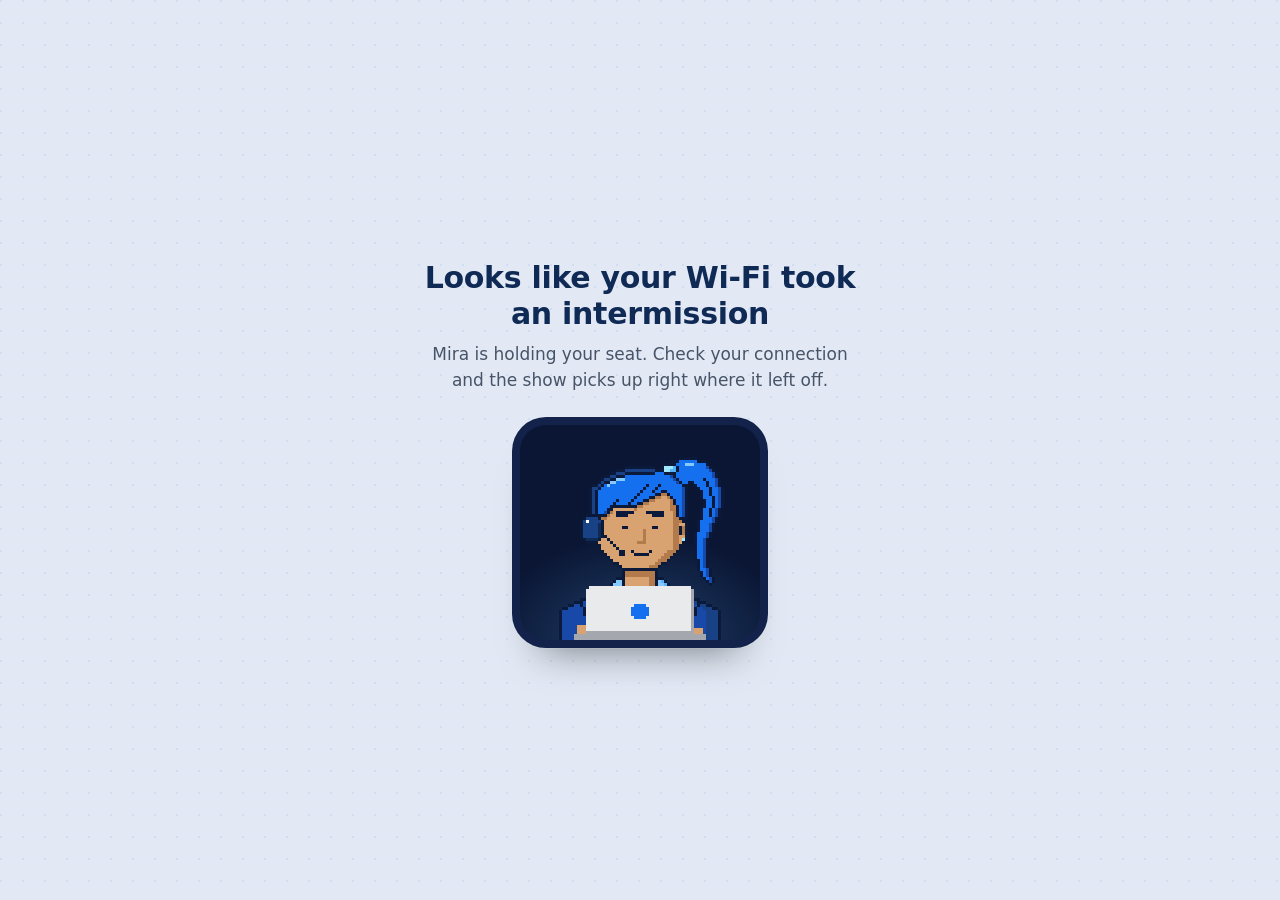
<file: offline.html>
<!doctype html>
<html lang="en">
<head>
  <meta charset="utf-8">
  <meta name="viewport" content="width=device-width, initial-scale=1">
  <title>Ticket&nbsp;Generator</title>
  <meta name="robots" content="noindex">
  <style>html,body{margin:0;height:100%}#tg-loader.is-done{opacity:1;visibility:visible}#tg-loader{align-content:center;gap:32px;padding:24px;box-sizing:border-box}.tgl-msg{max-width:440px;text-align:center;font-family:"Inter",system-ui,-apple-system,"Segoe UI",Roboto,sans-serif;color:#102a56}.tgl-msg h1{margin:0 0 10px;font-size:clamp(22px,4.6vw,30px);line-height:1.2;font-weight:700;letter-spacing:-.01em}.tgl-msg p{margin:0;font-size:clamp(15px,3.6vw,17px);line-height:1.5;color:#475467}</style>
</head>
<body>
  <!-- shown by the service worker when the network can't be reached: Mira keeps working,
       and the page comes back by itself as soon as the connection does -->
  <div id="tg-loader" role="main"><style>#tg-loader{--m-navy-950:#102a56;--m-blue-200:#b2ddff;--m-sky:#84caff;--m-sky-deep:#53b1fd;--m-tg-blue:#1570ef;--m-blue-700:#175cd3;--m-blue-800:#1849a9;--m-blue-900:#194185;--m-ink:#0b1a3a;--m-white:#fff;--m-lilac:#c3b4ff;--m-cyan:#9fe7ff;--m-skin-t3:#d9a271;--m-skin-t3-shadow:#b37a4c;--m-silver:#e9eaeb;--m-silver-shadow:#a4a7ae;position:fixed;inset:0;z-index:9999;display:grid;place-items:center;background:radial-gradient(circle at 1px 1px,rgba(21,112,239,.09) 1px,transparent 1.5px) 0 0/22px 22px,#e2e9f4;transition:opacity .35s ease,visibility 0s .35s}#tg-loader.is-done{opacity:0;visibility:hidden}.tgl-screen{display:grid;place-items:end center;width:clamp(180px,22vw,240px);aspect-ratio:1.12;padding:0;border-radius:26px;background:radial-gradient(90% 70% at 50% 100%,rgba(83,177,253,.28),transparent 70%),#0b1634;box-shadow:0 0 0 8px #13224a,0 0 0 9px rgba(255,255,255,.08),0 30px 40px -22px rgba(10,13,18,.55);overflow:hidden}.tgl-mira{display:block;width:80%;height:auto;image-rendering:pixelated}.tgl-b,.tgl-sparks{opacity:0}@media (prefers-reduced-motion:no-preference){.tgl-bob{animation:tgl-bob .36s steps(2,end) infinite}.tgl-a{animation:tgl-sa .24s steps(1,end) infinite}.tgl-b{animation:tgl-sb .24s steps(1,end) infinite}.tgl-sparks{animation:tgl-sb .48s steps(1,end) infinite}}@keyframes tgl-bob{50%{transform:translateY(1px)}}@keyframes tgl-sa{0%{opacity:1}50%{opacity:0}}@keyframes tgl-sb{0%{opacity:0}50%{opacity:1}}</style><div class="tgl-msg"><h1>Looks like your Wi-Fi took an intermission</h1><p>Mira is holding your seat. Check your connection and the show picks up right where it left off.</p></div><div class="tgl-screen" role="img" aria-label="Mira working at her laptop"><svg class="tgl-mira" viewBox="0 0 64 64" shape-rendering="crispEdges" aria-hidden="true"><g class="tgl-bob"><path d="M18 25h1v5h-1zM14 30h4v1h-4z" fill="var(--m-navy-950)"/><path d="M38 50h1v14h-1z" fill="var(--m-blue-200)"/><path d="M47 5h3v1h-3zM24 10h3v1h-3zM22 11h2v1h-2zM21 12h1v1h-1zM24 44h2v1h-2zM38 44h1v1h-1zM23 45h3v1h-3zM38 45h2v1h-2zM22 46h4v2h-4zM38 46h3v2h-3zM21 48h5v1h-5zM38 48h4v1h-4z" fill="var(--m-sky)"/><path d="M43 6h1v1h-1zM42 7h2v1h-2zM39 44h1v1h-1zM40 45h1v1h-1zM41 46h1v2h-1zM42 48h1v1h-1z" fill="var(--m-sky-deep)"/><path d="M45 4h6v1h-6zM44 5h3v1h-3zM50 5h4v1h-4zM45 6h9v1h-9zM45 7h10v1h-10zM37 8h3v1h-3zM44 8h12v2h-12zM27 9h15v1h-15zM27 10h16v1h-16zM45 10h8v1h-8zM54 10h3v1h-3zM24 11h20v1h-20zM46 11h2v1h-2zM50 11h4v1h-4zM55 11h2v2h-2zM20 12h1v1h-1zM22 12h12v1h-12zM35 12h3v1h-3zM39 12h7v1h-7zM51 12h3v1h-3zM19 13h14v1h-14zM34 13h3v1h-3zM38 13h8v1h-8zM52 13h3v1h-3zM56 13h2v3h-2zM18 14h14v1h-14zM33 14h3v1h-3zM37 14h2v1h-2zM41 14h5v1h-5zM53 14h2v2h-2zM18 15h13v1h-13zM32 15h5v1h-5zM42 15h4v1h-4zM18 16h12v1h-12zM31 16h4v1h-4zM43 16h3v1h-3zM53 16h3v1h-3zM57 16h1v4h-1zM18 17h6v1h-6zM25 17h4v1h-4zM30 17h3v1h-3zM44 17h2v2h-2zM54 17h2v3h-2zM18 18h5v1h-5zM24 18h4v1h-4zM29 18h2v1h-2zM18 19h4v1h-4zM45 19h1v4h-1zM18 20h3v1h-3zM53 20h2v3h-2zM56 20h1v3h-1zM18 21h2v1h-2zM53 23h3v1h-3zM52 24h4v1h-4zM52 25h3v3h-3zM51 28h3v2h-3zM51 30h2v7h-2zM52 37h1v3h-1zM52 40h2v1h-2zM53 41h1v2h-1zM54 43h1v1h-1zM27 46h1v1h-1zM36 46h1v1h-1zM28 47h1v1h-1zM35 47h1v1h-1zM29 48h1v1h-1zM34 48h1v1h-1zM30 49h1v1h-1zM33 49h1v1h-1zM28 54h6v1h-6zM28 55h2v1h-2zM33 55h1v1h-1zM29 56h1v1h-1zM31 56h1v1h-1zM28 57h2v1h-2zM33 57h1v1h-1zM28 58h6v2h-6z" fill="var(--m-tg-blue)"/><path d="M34 54h1v2h-1zM33 56h1v1h-1zM34 57h1v3h-1zM28 60h7v1h-7z" fill="var(--m-blue-700)"/><path d="M54 6h1v1h-1zM55 7h1v1h-1zM56 8h1v2h-1zM42 9h1v1h-1zM43 10h1v1h-1zM57 10h1v3h-1zM44 11h1v1h-1zM46 13h1v10h-1zM58 13h1v7h-1zM57 20h1v3h-1zM20 21h1v1h-1zM56 23h1v2h-1zM55 25h1v3h-1zM54 28h1v2h-1zM53 30h1v10h-1zM54 40h1v3h-1zM55 43h1v2h-1zM18 49h2v1h-2zM44 49h2v1h-2zM15 50h4v1h-4zM45 50h4v1h-4zM13 51h11v2h-11zM40 51h9v1h-9zM10 52h2v1h-2zM40 52h11v1h-11zM8 53h5v1h-5zM14 53h10v3h-10zM40 53h10v3h-10zM51 53h2v1h-2zM6 54h7v2h-7zM51 54h3v2h-3zM6 56h8v8h-8zM15 56h3v1h-3zM19 56h5v1h-5zM40 56h9v8h-9zM50 56h4v8h-4zM15 57h4v2h-4zM20 57h4v2h-4zM15 59h5v5h-5zM21 59h3v5h-3z" fill="var(--m-blue-800)"/><path d="M27 7h10v1h-10zM24 8h3v1h-3zM22 9h2v1h-2zM20 10h2v1h-2zM19 11h1v1h-1zM18 12h1v1h-1zM16 13h2v1h-2zM16 14h1v8h-1zM14 23h4v1h-4zM13 24h1v1h-1zM15 24h4v1h-4zM13 25h5v5h-5zM19 50h5v1h-5zM40 50h5v1h-5zM49 51h2v1h-2zM52 52h2v1h-2zM53 53h3v1h-3zM54 54h4v10h-4zM18 56h1v1h-1zM19 57h1v2h-1zM20 59h1v5h-1z" fill="var(--m-blue-900)"/><path d="M45 3h6v1h-6zM42 4h3v1h-3zM51 4h3v1h-3zM40 5h4v1h-4zM54 5h1v1h-1zM27 6h10v1h-10zM39 6h1v1h-1zM44 6h1v2h-1zM55 6h1v1h-1zM24 7h3v1h-3zM37 7h3v1h-3zM56 7h1v1h-1zM22 8h2v1h-2zM27 8h10v1h-10zM40 8h4v1h-4zM57 8h1v2h-1zM20 9h2v1h-2zM24 9h3v1h-3zM43 9h1v1h-1zM19 10h1v1h-1zM22 10h2v1h-2zM44 10h1v1h-1zM53 10h1v1h-1zM58 10h1v3h-1zM18 11h1v1h-1zM20 11h2v1h-2zM45 11h1v1h-1zM48 11h2v1h-2zM54 11h1v2h-1zM16 12h2v1h-2zM19 12h1v1h-1zM34 12h1v1h-1zM38 12h1v1h-1zM46 12h2v1h-2zM50 12h1v1h-1zM15 13h1v9h-1zM18 13h1v1h-1zM33 13h1v1h-1zM37 13h1v1h-1zM47 13h1v10h-1zM51 13h1v1h-1zM55 13h1v3h-1zM59 13h1v7h-1zM17 14h1v8h-1zM32 14h1v1h-1zM36 14h1v1h-1zM39 14h2v1h-2zM52 14h1v3h-1zM31 15h1v1h-1zM37 15h2v1h-2zM41 15h1v1h-1zM30 16h1v1h-1zM35 16h2v1h-2zM42 16h1v1h-1zM56 16h1v4h-1zM24 17h1v1h-1zM29 17h1v1h-1zM33 17h2v1h-2zM43 17h1v2h-1zM53 17h1v3h-1zM23 18h1v1h-1zM28 18h1v1h-1zM31 18h2v1h-2zM22 19h9v1h-9zM44 19h1v4h-1zM21 20h2v1h-2zM52 20h1v4h-1zM55 20h1v3h-1zM58 20h1v3h-1zM21 21h1v1h-1zM24 21h6v1h-6zM34 21h6v1h-6zM14 22h7v1h-7zM24 22h4v1h-4zM36 22h4v1h-4zM13 23h1v1h-1zM18 23h1v1h-1zM45 23h3v1h-3zM57 23h1v2h-1zM12 24h1v6h-1zM19 24h1v5h-1zM46 24h1v1h-1zM51 24h1v4h-1zM47 25h1v6h-1zM56 25h1v3h-1zM26 26h2v1h-2zM36 26h2v1h-2zM45 26h1v3h-1zM50 28h1v9h-1zM55 28h1v2h-1zM19 29h2v1h-2zM13 30h1v1h-1zM18 30h1v1h-1zM21 30h1v1h-1zM54 30h1v10h-1zM14 31h4v1h-4zM22 31h1v1h-1zM46 31h1v1h-1zM18 32h1v2h-1zM23 32h1v1h-1zM45 32h1v2h-1zM24 33h1v1h-1zM19 34h1v1h-1zM25 34h2v2h-2zM29 34h1v1h-1zM35 34h1v1h-1zM44 34h1v1h-1zM20 35h1v1h-1zM30 35h5v1h-5zM43 35h1v1h-1zM21 36h1v1h-1zM42 36h1v1h-1zM22 37h1v1h-1zM41 37h1v1h-1zM51 37h1v4h-1zM23 38h2v1h-2zM39 38h2v1h-2zM25 39h1v1h-1zM38 39h1v1h-1zM26 40h12v1h-12zM55 40h1v3h-1zM26 41h1v2h-1zM37 41h1v2h-1zM52 41h1v2h-1zM24 43h3v1h-3zM37 43h3v1h-3zM53 43h1v1h-1zM56 43h1v2h-1zM23 44h1v1h-1zM26 44h1v5h-1zM37 44h1v5h-1zM40 44h1v1h-1zM54 44h1v1h-1zM22 45h1v1h-1zM41 45h1v1h-1zM55 45h1v1h-1zM21 46h1v2h-1zM42 46h1v2h-1zM18 48h3v1h-3zM43 48h3v1h-3zM15 49h3v1h-3zM20 49h6v1h-6zM38 49h6v1h-6zM46 49h3v1h-3zM12 50h3v1h-3zM24 50h1v14h-1zM30 50h4v1h-4zM39 50h1v14h-1zM49 50h3v1h-3zM10 51h3v1h-3zM28 51h7v1h-7zM51 51h3v1h-3zM8 52h2v1h-2zM12 52h1v1h-1zM27 52h1v4h-1zM35 52h1v4h-1zM51 52h1v1h-1zM54 52h2v1h-2zM6 53h2v1h-2zM13 53h1v3h-1zM50 53h1v3h-1zM56 53h2v1h-2zM5 54h1v10h-1zM58 54h1v10h-1zM14 56h1v8h-1zM28 56h1v1h-1zM34 56h1v1h-1zM49 56h1v8h-1zM27 57h1v4h-1zM35 57h1v4h-1zM28 61h7v1h-7z" fill="var(--m-ink)"/><path d="M14 24h1v1h-1zM28 46h8v1h-8zM27 47h1v1h-1zM29 47h6v1h-6zM36 47h1v1h-1zM27 48h2v1h-2zM30 48h4v1h-4zM35 48h2v1h-2zM26 49h4v1h-4zM31 49h2v1h-2zM34 49h4v2h-4zM25 50h5v1h-5zM25 51h3v1h-3zM35 51h3v1h-3zM25 52h2v4h-2zM36 52h2v4h-2zM30 55h3v1h-3zM25 56h3v1h-3zM30 56h1v1h-1zM32 56h1v1h-1zM35 56h3v1h-3zM25 57h2v4h-2zM30 57h3v1h-3zM36 57h2v4h-2zM25 61h3v1h-3zM35 61h3v1h-3zM25 62h13v2h-13z" fill="var(--m-white)"/><path d="M28 52h7v1h-7z" fill="var(--m-lilac)"/><path d="M40 6h3v1h-3zM40 7h2v1h-2zM46 30h1v1h-1zM28 53h7v1h-7z" fill="var(--m-cyan)"/><path d="M39 16h2v1h-2zM37 17h5v1h-5zM35 18h7v1h-7zM33 19h9v1h-9zM23 20h7v1h-7zM31 20h11v1h-11zM23 21h1v1h-1zM30 21h4v1h-4zM40 21h3v2h-3zM22 22h2v1h-2zM28 22h8v1h-8zM21 23h22v1h-22zM20 24h23v2h-23zM45 25h2v1h-2zM20 26h6v1h-6zM28 26h8v1h-8zM38 26h5v1h-5zM20 27h13v2h-13zM34 27h9v5h-9zM21 29h12v1h-12zM45 29h2v1h-2zM19 30h2v1h-2zM22 30h11v1h-11zM45 30h1v2h-1zM18 31h4v1h-4zM23 31h8v1h-8zM19 32h4v1h-4zM24 32h19v1h-19zM19 33h5v1h-5zM25 33h18v1h-18zM20 34h5v1h-5zM27 34h2v1h-2zM30 34h5v1h-5zM36 34h5v1h-5zM21 35h4v1h-4zM27 35h3v1h-3zM35 35h5v1h-5zM22 36h17v1h-17zM23 37h15v1h-15zM25 38h12v1h-12zM26 39h9v1h-9zM27 43h8v3h-8z" fill="var(--m-skin-t3)"/><path d="M39 15h2v1h-2zM37 16h2v1h-2zM41 16h1v1h-1zM35 17h2v1h-2zM42 17h1v2h-1zM33 18h2v1h-2zM31 19h2v1h-2zM42 19h2v2h-2zM30 20h1v1h-1zM22 21h1v1h-1zM43 21h1v2h-1zM21 22h1v1h-1zM19 23h2v1h-2zM43 23h2v1h-2zM43 24h3v1h-3zM43 25h2v9h-2zM46 26h1v3h-1zM33 27h1v4h-1zM31 31h3v1h-3zM41 34h3v1h-3zM40 35h3v1h-3zM39 36h3v1h-3zM38 37h3v1h-3zM37 38h2v1h-2zM35 39h3v1h-3zM27 41h10v2h-10zM35 43h2v3h-2z" fill="var(--m-skin-t3-shadow)"/></g><g class="tgl-laptop">
              <path d="M15 46h34v1h-34zM14 47h36v15h-36z" fill="var(--m-silver)"/>
              <path d="M14 61h36v1h-36zM49 47h1v14h-1z" fill="var(--m-silver-shadow)"/>
              <path d="M30 52h4v1h-4zM29 53h6v3h-6zM30 56h4v1h-4z" fill="var(--m-tg-blue)"/>
              <path d="M10 62h44v2h-44z" fill="var(--m-silver-shadow)"/>
              <g class="tgl-hands tgl-a"><path d="M11 59h3v3h-3zM50 60h3v2h-3z" fill="var(--m-skin-t3)"/></g>
              <g class="tgl-hands tgl-b"><path d="M11 60h3v2h-3zM50 59h3v3h-3z" fill="var(--m-skin-t3)"/></g>
              <g class="tgl-sparks"><path d="M9 55h1v1h-1zM54 54h1v1h-1zM7 58h1v1h-1z" fill="var(--m-cyan)"/></g>
            </g>
          </svg></div></div>
  <script>window.addEventListener('online',function(){location.reload()});setInterval(function(){fetch(location.href,{cache:'no-store'}).then(function(r){if(r.ok)location.reload()}).catch(function(){})},5000);</script>
</body>
</html>
</file>
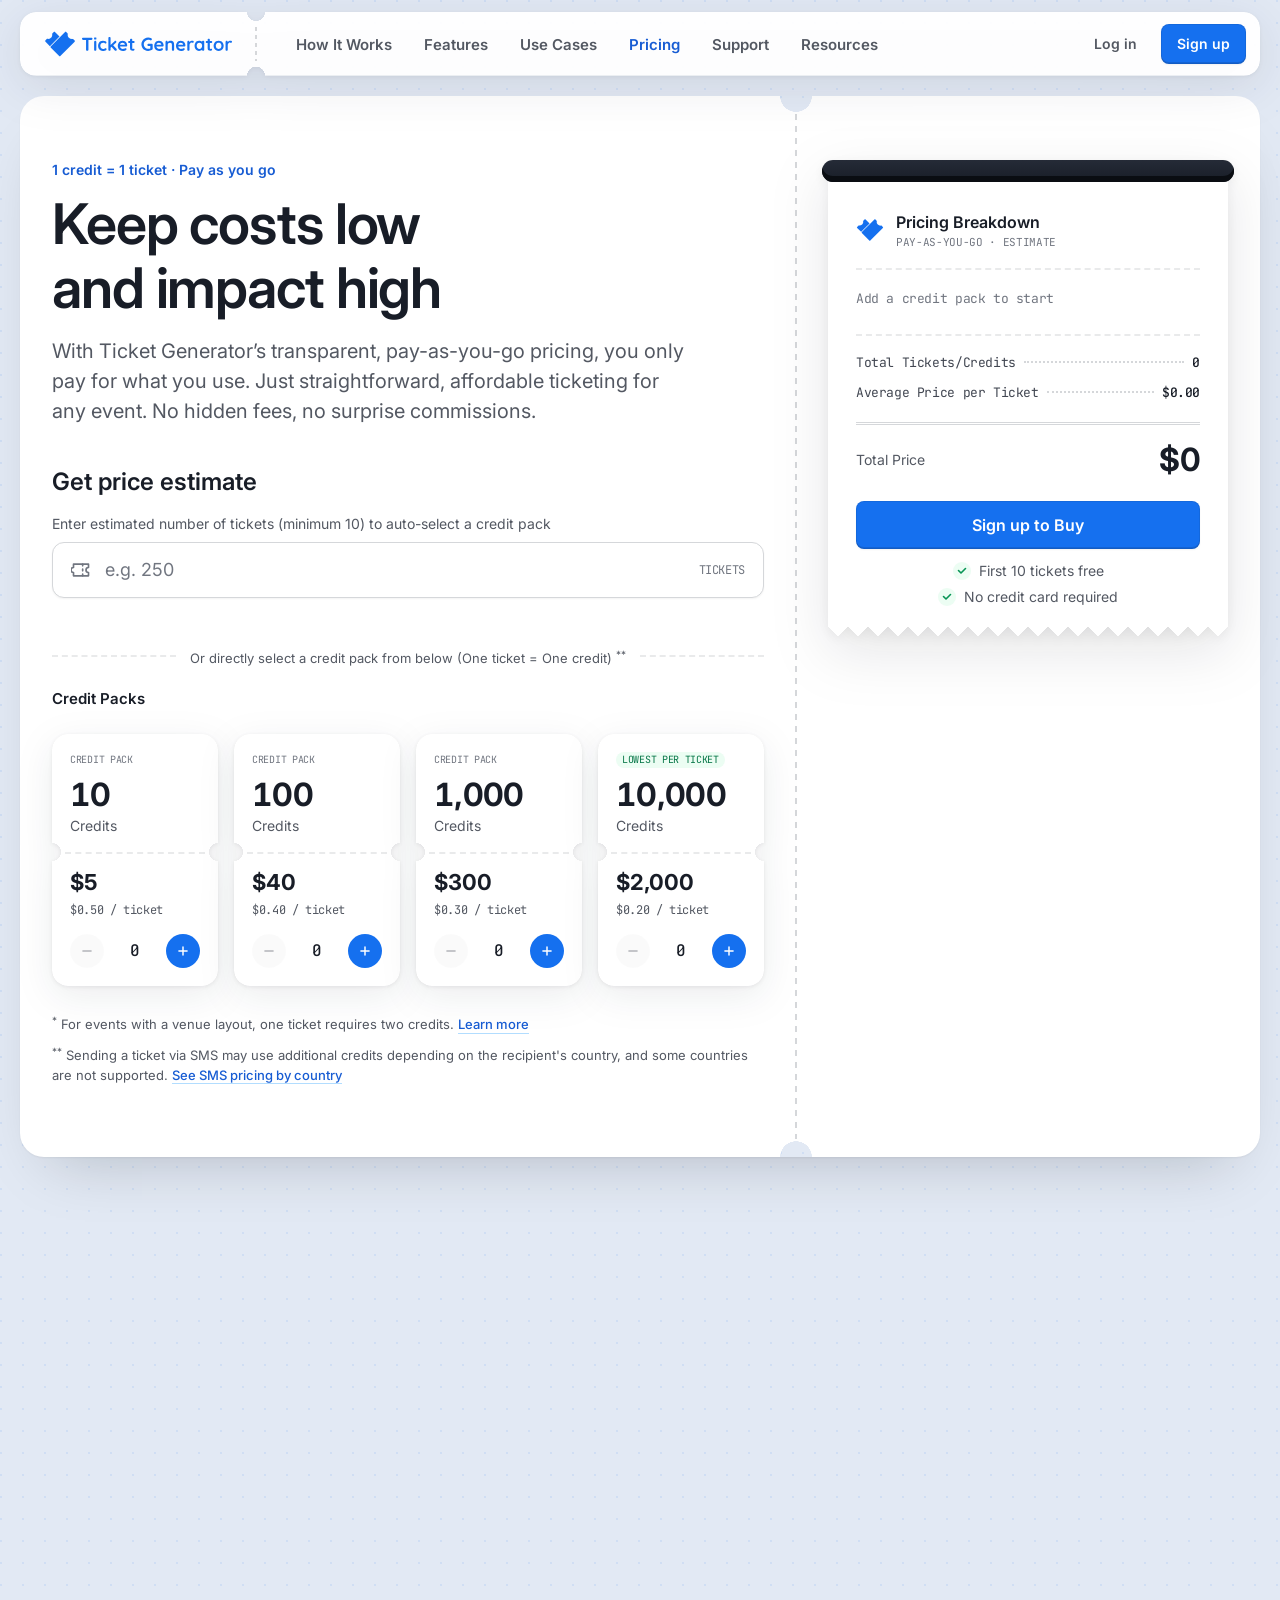
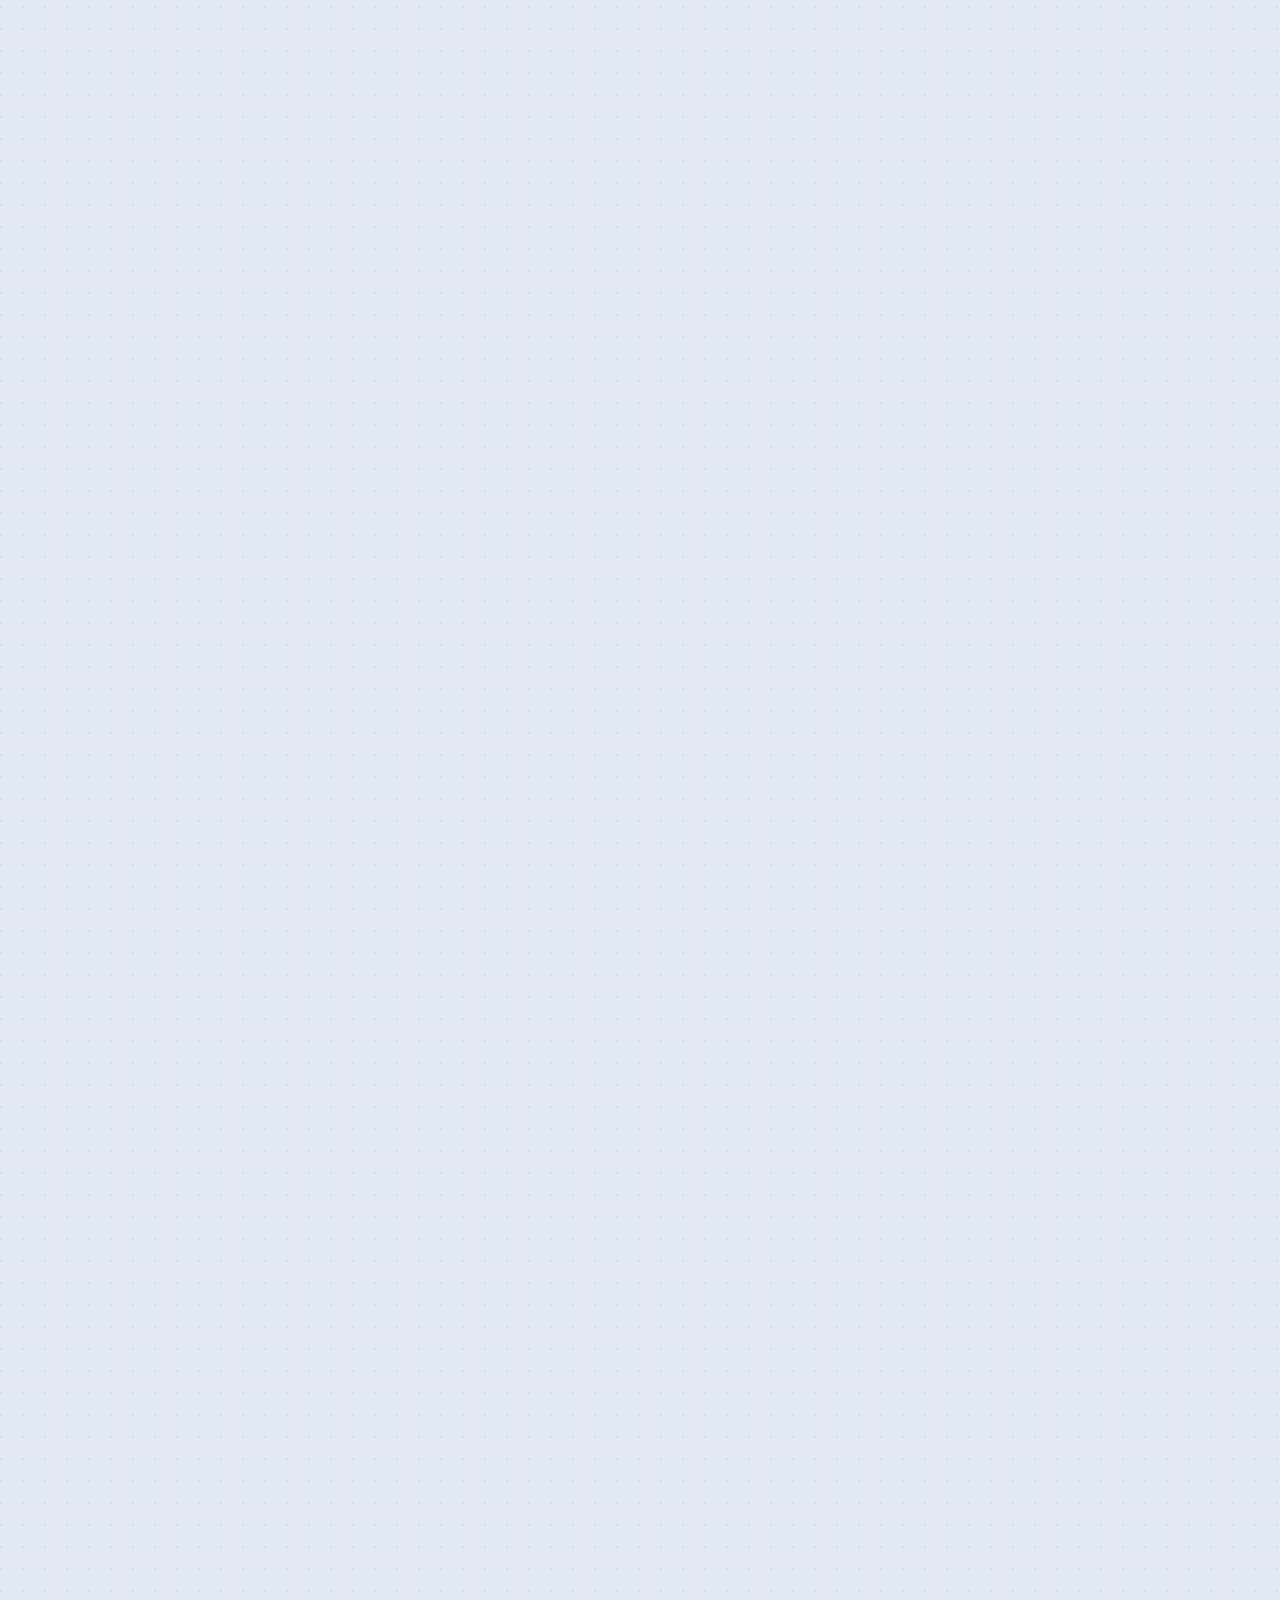
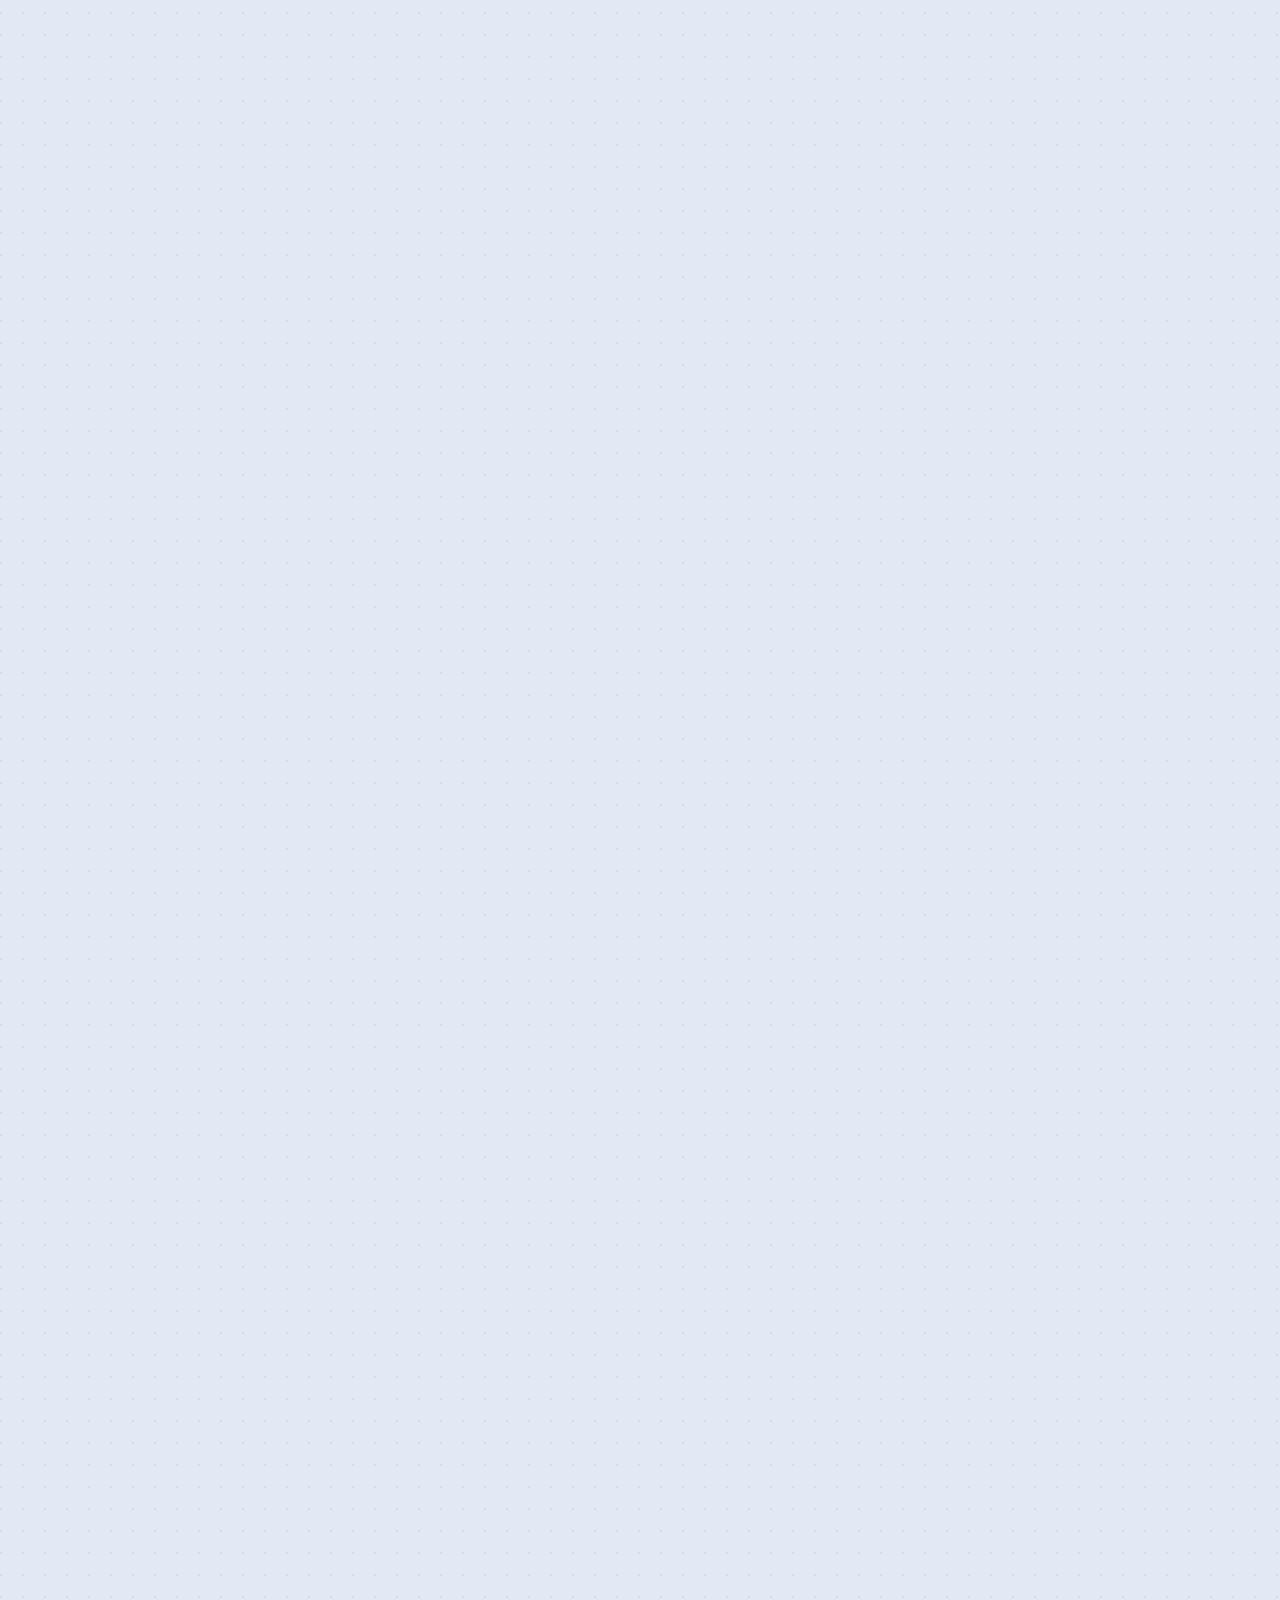
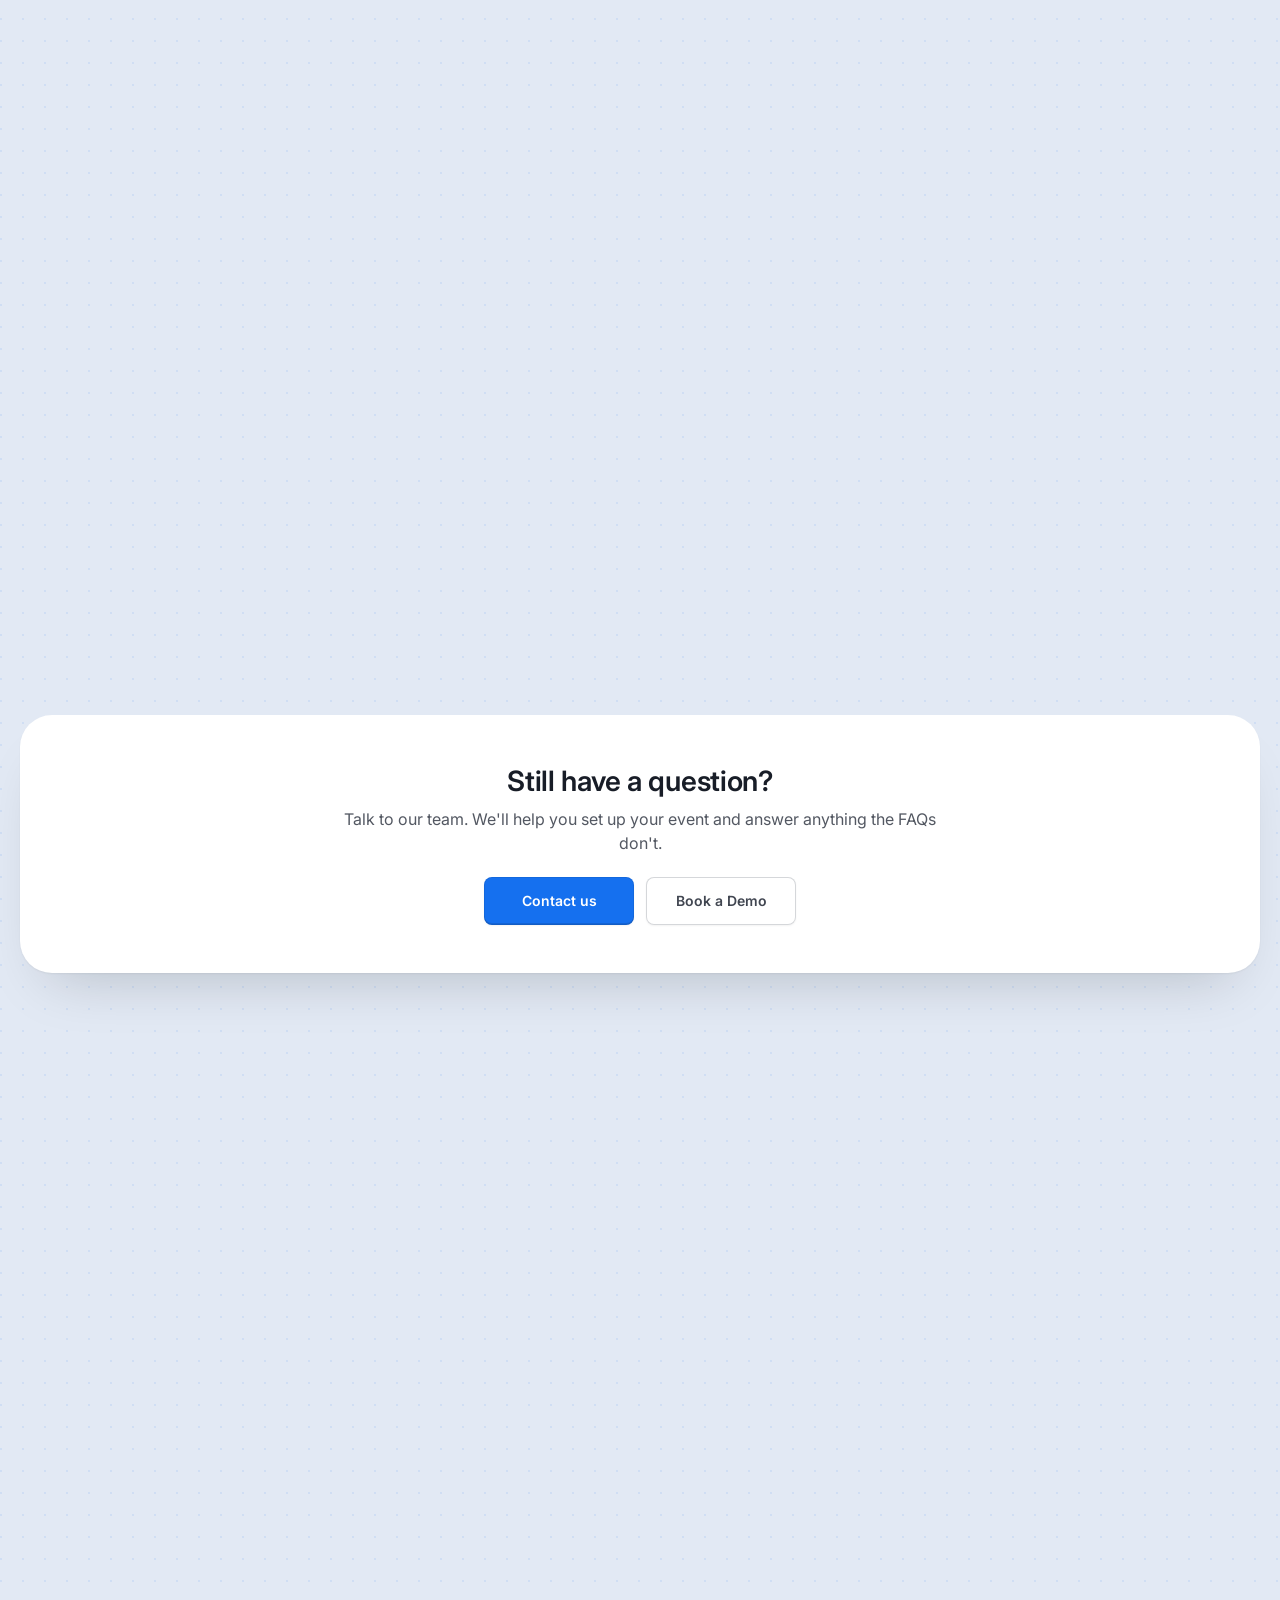
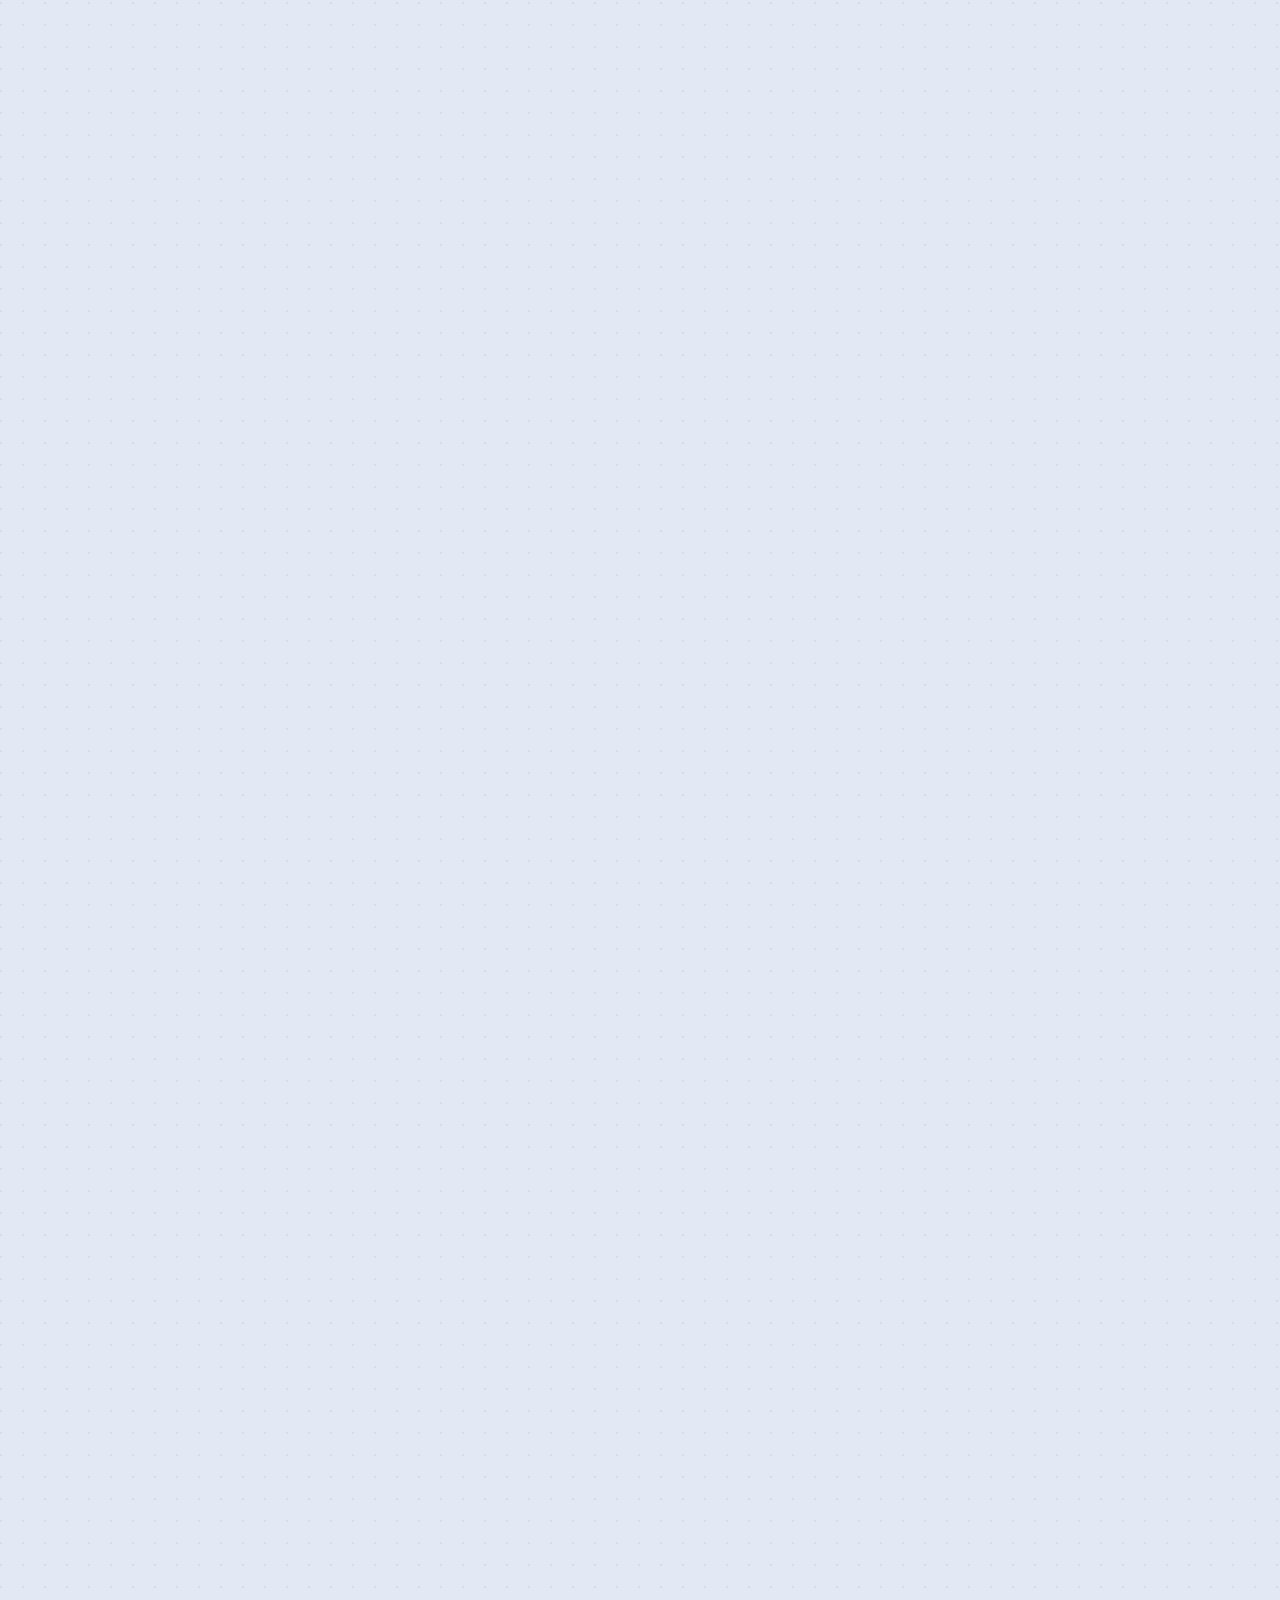
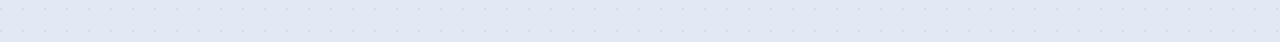
<file: pricing.html>
<!doctype html>
<html lang="en">
<head>
  <meta charset="utf-8">
  <meta name="viewport" content="width=device-width, initial-scale=1">
  <title>Pricing — Ticket&nbsp;Generator</title>
  <meta name="description" content="Pay-as-you-go event ticketing. Buy credit packs from 10 to 10,000 credits, one ticket per credit, every feature included. First 10 tickets free.">
  <link rel="canonical" href="https://tg-website-revamp.vercel.app/pricing">
  <meta name="theme-color" content="#1570ef">

  <!-- Social share previews -->
  <meta property="og:type" content="website">
  <meta property="og:site_name" content="Ticket Generator">
  <meta property="og:title" content="Pricing — Ticket Generator">
  <meta property="og:description" content="Create, sell, distribute, and validate personalized event tickets. Predictable pricing, no hidden fees, no commissions.">
  <meta property="og:url" content="https://tg-website-revamp.vercel.app/pricing">
  <meta property="og:image" content="https://tg-website-revamp.vercel.app/assets/og-image.png">
  <meta property="og:image:width" content="1200">
  <meta property="og:image:height" content="630">
  <meta property="og:image:alt" content="Ticket Generator — your all-in-one event ticketing platform">
  <meta name="twitter:card" content="summary_large_image">
  <meta name="twitter:title" content="Pricing — Ticket Generator">
  <meta name="twitter:description" content="Create, sell, distribute, and validate personalized event tickets. No hidden fees, no commissions.">
  <meta name="twitter:image" content="https://tg-website-revamp.vercel.app/assets/og-image.png">

  <link rel="icon" href="assets/tg-icon.svg" type="image/svg+xml">
  <script>document.documentElement.classList.add('js');</script>
  <link rel="preconnect" href="https://fonts.googleapis.com">
  <link rel="preconnect" href="https://fonts.gstatic.com" crossorigin>
  <link href="https://fonts.googleapis.com/css2?family=Inter:wght@400;500;600;700&family=JetBrains+Mono:wght@500&display=swap" rel="stylesheet">
  <link rel="stylesheet" href="css/tokens.css">
  <link rel="stylesheet" href="css/base.css">
  <link rel="stylesheet" href="css/tickets.css">
  <link rel="stylesheet" href="css/logos.css">
  <link rel="stylesheet" href="css/numbers.css">
  <link rel="stylesheet" href="css/testimonials.css">
  <link rel="stylesheet" href="css/faq.css">
  <link rel="stylesheet" href="css/closing.css">
  <link rel="stylesheet" href="css/footer.css">
  <link rel="stylesheet" href="css/pricing.css">
  <link rel="stylesheet" href="css/mobile.css">
</head>
<body>
  <!-- loading screen: Mira at her laptop until the page is ready (never longer than 2.5s) -->
  <div id="tg-loader" aria-hidden="true"><style>#tg-loader{--m-navy-950:#102a56;--m-blue-200:#b2ddff;--m-sky:#84caff;--m-sky-deep:#53b1fd;--m-tg-blue:#1570ef;--m-blue-700:#175cd3;--m-blue-800:#1849a9;--m-blue-900:#194185;--m-ink:#0b1a3a;--m-white:#fff;--m-lilac:#c3b4ff;--m-cyan:#9fe7ff;--m-skin-t3:#d9a271;--m-skin-t3-shadow:#b37a4c;--m-silver:#e9eaeb;--m-silver-shadow:#a4a7ae;position:fixed;inset:0;z-index:9999;display:grid;place-items:center;background:radial-gradient(circle at 1px 1px,rgba(21,112,239,.09) 1px,transparent 1.5px) 0 0/22px 22px,#e2e9f4;transition:opacity .35s ease,visibility 0s .35s}#tg-loader.is-done{opacity:0;visibility:hidden}.tgl-screen{display:grid;place-items:end center;width:clamp(180px,22vw,240px);aspect-ratio:1.12;padding:0;border-radius:26px;background:radial-gradient(90% 70% at 50% 100%,rgba(83,177,253,.28),transparent 70%),#0b1634;box-shadow:0 0 0 8px #13224a,0 0 0 9px rgba(255,255,255,.08),0 30px 40px -22px rgba(10,13,18,.55);overflow:hidden}.tgl-mira{display:block;width:80%;height:auto;image-rendering:pixelated}.tgl-b,.tgl-sparks{opacity:0}@media (prefers-reduced-motion:no-preference){.tgl-bob{animation:tgl-bob .36s steps(2,end) infinite}.tgl-a{animation:tgl-sa .24s steps(1,end) infinite}.tgl-b{animation:tgl-sb .24s steps(1,end) infinite}.tgl-sparks{animation:tgl-sb .48s steps(1,end) infinite}}@keyframes tgl-bob{50%{transform:translateY(1px)}}@keyframes tgl-sa{0%{opacity:1}50%{opacity:0}}@keyframes tgl-sb{0%{opacity:0}50%{opacity:1}}</style><div class="tgl-screen"><svg class="tgl-mira" viewBox="0 0 64 64" shape-rendering="crispEdges" aria-hidden="true"><g class="tgl-bob"><path d="M18 25h1v5h-1zM14 30h4v1h-4z" fill="var(--m-navy-950)"/><path d="M38 50h1v14h-1z" fill="var(--m-blue-200)"/><path d="M47 5h3v1h-3zM24 10h3v1h-3zM22 11h2v1h-2zM21 12h1v1h-1zM24 44h2v1h-2zM38 44h1v1h-1zM23 45h3v1h-3zM38 45h2v1h-2zM22 46h4v2h-4zM38 46h3v2h-3zM21 48h5v1h-5zM38 48h4v1h-4z" fill="var(--m-sky)"/><path d="M43 6h1v1h-1zM42 7h2v1h-2zM39 44h1v1h-1zM40 45h1v1h-1zM41 46h1v2h-1zM42 48h1v1h-1z" fill="var(--m-sky-deep)"/><path d="M45 4h6v1h-6zM44 5h3v1h-3zM50 5h4v1h-4zM45 6h9v1h-9zM45 7h10v1h-10zM37 8h3v1h-3zM44 8h12v2h-12zM27 9h15v1h-15zM27 10h16v1h-16zM45 10h8v1h-8zM54 10h3v1h-3zM24 11h20v1h-20zM46 11h2v1h-2zM50 11h4v1h-4zM55 11h2v2h-2zM20 12h1v1h-1zM22 12h12v1h-12zM35 12h3v1h-3zM39 12h7v1h-7zM51 12h3v1h-3zM19 13h14v1h-14zM34 13h3v1h-3zM38 13h8v1h-8zM52 13h3v1h-3zM56 13h2v3h-2zM18 14h14v1h-14zM33 14h3v1h-3zM37 14h2v1h-2zM41 14h5v1h-5zM53 14h2v2h-2zM18 15h13v1h-13zM32 15h5v1h-5zM42 15h4v1h-4zM18 16h12v1h-12zM31 16h4v1h-4zM43 16h3v1h-3zM53 16h3v1h-3zM57 16h1v4h-1zM18 17h6v1h-6zM25 17h4v1h-4zM30 17h3v1h-3zM44 17h2v2h-2zM54 17h2v3h-2zM18 18h5v1h-5zM24 18h4v1h-4zM29 18h2v1h-2zM18 19h4v1h-4zM45 19h1v4h-1zM18 20h3v1h-3zM53 20h2v3h-2zM56 20h1v3h-1zM18 21h2v1h-2zM53 23h3v1h-3zM52 24h4v1h-4zM52 25h3v3h-3zM51 28h3v2h-3zM51 30h2v7h-2zM52 37h1v3h-1zM52 40h2v1h-2zM53 41h1v2h-1zM54 43h1v1h-1zM27 46h1v1h-1zM36 46h1v1h-1zM28 47h1v1h-1zM35 47h1v1h-1zM29 48h1v1h-1zM34 48h1v1h-1zM30 49h1v1h-1zM33 49h1v1h-1zM28 54h6v1h-6zM28 55h2v1h-2zM33 55h1v1h-1zM29 56h1v1h-1zM31 56h1v1h-1zM28 57h2v1h-2zM33 57h1v1h-1zM28 58h6v2h-6z" fill="var(--m-tg-blue)"/><path d="M34 54h1v2h-1zM33 56h1v1h-1zM34 57h1v3h-1zM28 60h7v1h-7z" fill="var(--m-blue-700)"/><path d="M54 6h1v1h-1zM55 7h1v1h-1zM56 8h1v2h-1zM42 9h1v1h-1zM43 10h1v1h-1zM57 10h1v3h-1zM44 11h1v1h-1zM46 13h1v10h-1zM58 13h1v7h-1zM57 20h1v3h-1zM20 21h1v1h-1zM56 23h1v2h-1zM55 25h1v3h-1zM54 28h1v2h-1zM53 30h1v10h-1zM54 40h1v3h-1zM55 43h1v2h-1zM18 49h2v1h-2zM44 49h2v1h-2zM15 50h4v1h-4zM45 50h4v1h-4zM13 51h11v2h-11zM40 51h9v1h-9zM10 52h2v1h-2zM40 52h11v1h-11zM8 53h5v1h-5zM14 53h10v3h-10zM40 53h10v3h-10zM51 53h2v1h-2zM6 54h7v2h-7zM51 54h3v2h-3zM6 56h8v8h-8zM15 56h3v1h-3zM19 56h5v1h-5zM40 56h9v8h-9zM50 56h4v8h-4zM15 57h4v2h-4zM20 57h4v2h-4zM15 59h5v5h-5zM21 59h3v5h-3z" fill="var(--m-blue-800)"/><path d="M27 7h10v1h-10zM24 8h3v1h-3zM22 9h2v1h-2zM20 10h2v1h-2zM19 11h1v1h-1zM18 12h1v1h-1zM16 13h2v1h-2zM16 14h1v8h-1zM14 23h4v1h-4zM13 24h1v1h-1zM15 24h4v1h-4zM13 25h5v5h-5zM19 50h5v1h-5zM40 50h5v1h-5zM49 51h2v1h-2zM52 52h2v1h-2zM53 53h3v1h-3zM54 54h4v10h-4zM18 56h1v1h-1zM19 57h1v2h-1zM20 59h1v5h-1z" fill="var(--m-blue-900)"/><path d="M45 3h6v1h-6zM42 4h3v1h-3zM51 4h3v1h-3zM40 5h4v1h-4zM54 5h1v1h-1zM27 6h10v1h-10zM39 6h1v1h-1zM44 6h1v2h-1zM55 6h1v1h-1zM24 7h3v1h-3zM37 7h3v1h-3zM56 7h1v1h-1zM22 8h2v1h-2zM27 8h10v1h-10zM40 8h4v1h-4zM57 8h1v2h-1zM20 9h2v1h-2zM24 9h3v1h-3zM43 9h1v1h-1zM19 10h1v1h-1zM22 10h2v1h-2zM44 10h1v1h-1zM53 10h1v1h-1zM58 10h1v3h-1zM18 11h1v1h-1zM20 11h2v1h-2zM45 11h1v1h-1zM48 11h2v1h-2zM54 11h1v2h-1zM16 12h2v1h-2zM19 12h1v1h-1zM34 12h1v1h-1zM38 12h1v1h-1zM46 12h2v1h-2zM50 12h1v1h-1zM15 13h1v9h-1zM18 13h1v1h-1zM33 13h1v1h-1zM37 13h1v1h-1zM47 13h1v10h-1zM51 13h1v1h-1zM55 13h1v3h-1zM59 13h1v7h-1zM17 14h1v8h-1zM32 14h1v1h-1zM36 14h1v1h-1zM39 14h2v1h-2zM52 14h1v3h-1zM31 15h1v1h-1zM37 15h2v1h-2zM41 15h1v1h-1zM30 16h1v1h-1zM35 16h2v1h-2zM42 16h1v1h-1zM56 16h1v4h-1zM24 17h1v1h-1zM29 17h1v1h-1zM33 17h2v1h-2zM43 17h1v2h-1zM53 17h1v3h-1zM23 18h1v1h-1zM28 18h1v1h-1zM31 18h2v1h-2zM22 19h9v1h-9zM44 19h1v4h-1zM21 20h2v1h-2zM52 20h1v4h-1zM55 20h1v3h-1zM58 20h1v3h-1zM21 21h1v1h-1zM24 21h6v1h-6zM34 21h6v1h-6zM14 22h7v1h-7zM24 22h4v1h-4zM36 22h4v1h-4zM13 23h1v1h-1zM18 23h1v1h-1zM45 23h3v1h-3zM57 23h1v2h-1zM12 24h1v6h-1zM19 24h1v5h-1zM46 24h1v1h-1zM51 24h1v4h-1zM47 25h1v6h-1zM56 25h1v3h-1zM26 26h2v1h-2zM36 26h2v1h-2zM45 26h1v3h-1zM50 28h1v9h-1zM55 28h1v2h-1zM19 29h2v1h-2zM13 30h1v1h-1zM18 30h1v1h-1zM21 30h1v1h-1zM54 30h1v10h-1zM14 31h4v1h-4zM22 31h1v1h-1zM46 31h1v1h-1zM18 32h1v2h-1zM23 32h1v1h-1zM45 32h1v2h-1zM24 33h1v1h-1zM19 34h1v1h-1zM25 34h2v2h-2zM29 34h1v1h-1zM35 34h1v1h-1zM44 34h1v1h-1zM20 35h1v1h-1zM30 35h5v1h-5zM43 35h1v1h-1zM21 36h1v1h-1zM42 36h1v1h-1zM22 37h1v1h-1zM41 37h1v1h-1zM51 37h1v4h-1zM23 38h2v1h-2zM39 38h2v1h-2zM25 39h1v1h-1zM38 39h1v1h-1zM26 40h12v1h-12zM55 40h1v3h-1zM26 41h1v2h-1zM37 41h1v2h-1zM52 41h1v2h-1zM24 43h3v1h-3zM37 43h3v1h-3zM53 43h1v1h-1zM56 43h1v2h-1zM23 44h1v1h-1zM26 44h1v5h-1zM37 44h1v5h-1zM40 44h1v1h-1zM54 44h1v1h-1zM22 45h1v1h-1zM41 45h1v1h-1zM55 45h1v1h-1zM21 46h1v2h-1zM42 46h1v2h-1zM18 48h3v1h-3zM43 48h3v1h-3zM15 49h3v1h-3zM20 49h6v1h-6zM38 49h6v1h-6zM46 49h3v1h-3zM12 50h3v1h-3zM24 50h1v14h-1zM30 50h4v1h-4zM39 50h1v14h-1zM49 50h3v1h-3zM10 51h3v1h-3zM28 51h7v1h-7zM51 51h3v1h-3zM8 52h2v1h-2zM12 52h1v1h-1zM27 52h1v4h-1zM35 52h1v4h-1zM51 52h1v1h-1zM54 52h2v1h-2zM6 53h2v1h-2zM13 53h1v3h-1zM50 53h1v3h-1zM56 53h2v1h-2zM5 54h1v10h-1zM58 54h1v10h-1zM14 56h1v8h-1zM28 56h1v1h-1zM34 56h1v1h-1zM49 56h1v8h-1zM27 57h1v4h-1zM35 57h1v4h-1zM28 61h7v1h-7z" fill="var(--m-ink)"/><path d="M14 24h1v1h-1zM28 46h8v1h-8zM27 47h1v1h-1zM29 47h6v1h-6zM36 47h1v1h-1zM27 48h2v1h-2zM30 48h4v1h-4zM35 48h2v1h-2zM26 49h4v1h-4zM31 49h2v1h-2zM34 49h4v2h-4zM25 50h5v1h-5zM25 51h3v1h-3zM35 51h3v1h-3zM25 52h2v4h-2zM36 52h2v4h-2zM30 55h3v1h-3zM25 56h3v1h-3zM30 56h1v1h-1zM32 56h1v1h-1zM35 56h3v1h-3zM25 57h2v4h-2zM30 57h3v1h-3zM36 57h2v4h-2zM25 61h3v1h-3zM35 61h3v1h-3zM25 62h13v2h-13z" fill="var(--m-white)"/><path d="M28 52h7v1h-7z" fill="var(--m-lilac)"/><path d="M40 6h3v1h-3zM40 7h2v1h-2zM46 30h1v1h-1zM28 53h7v1h-7z" fill="var(--m-cyan)"/><path d="M39 16h2v1h-2zM37 17h5v1h-5zM35 18h7v1h-7zM33 19h9v1h-9zM23 20h7v1h-7zM31 20h11v1h-11zM23 21h1v1h-1zM30 21h4v1h-4zM40 21h3v2h-3zM22 22h2v1h-2zM28 22h8v1h-8zM21 23h22v1h-22zM20 24h23v2h-23zM45 25h2v1h-2zM20 26h6v1h-6zM28 26h8v1h-8zM38 26h5v1h-5zM20 27h13v2h-13zM34 27h9v5h-9zM21 29h12v1h-12zM45 29h2v1h-2zM19 30h2v1h-2zM22 30h11v1h-11zM45 30h1v2h-1zM18 31h4v1h-4zM23 31h8v1h-8zM19 32h4v1h-4zM24 32h19v1h-19zM19 33h5v1h-5zM25 33h18v1h-18zM20 34h5v1h-5zM27 34h2v1h-2zM30 34h5v1h-5zM36 34h5v1h-5zM21 35h4v1h-4zM27 35h3v1h-3zM35 35h5v1h-5zM22 36h17v1h-17zM23 37h15v1h-15zM25 38h12v1h-12zM26 39h9v1h-9zM27 43h8v3h-8z" fill="var(--m-skin-t3)"/><path d="M39 15h2v1h-2zM37 16h2v1h-2zM41 16h1v1h-1zM35 17h2v1h-2zM42 17h1v2h-1zM33 18h2v1h-2zM31 19h2v1h-2zM42 19h2v2h-2zM30 20h1v1h-1zM22 21h1v1h-1zM43 21h1v2h-1zM21 22h1v1h-1zM19 23h2v1h-2zM43 23h2v1h-2zM43 24h3v1h-3zM43 25h2v9h-2zM46 26h1v3h-1zM33 27h1v4h-1zM31 31h3v1h-3zM41 34h3v1h-3zM40 35h3v1h-3zM39 36h3v1h-3zM38 37h3v1h-3zM37 38h2v1h-2zM35 39h3v1h-3zM27 41h10v2h-10zM35 43h2v3h-2z" fill="var(--m-skin-t3-shadow)"/></g><g class="tgl-laptop">
              <path d="M15 46h34v1h-34zM14 47h36v15h-36z" fill="var(--m-silver)"/>
              <path d="M14 61h36v1h-36zM49 47h1v14h-1z" fill="var(--m-silver-shadow)"/>
              <path d="M30 52h4v1h-4zM29 53h6v3h-6zM30 56h4v1h-4z" fill="var(--m-tg-blue)"/>
              <path d="M10 62h44v2h-44z" fill="var(--m-silver-shadow)"/>
              <g class="tgl-hands tgl-a"><path d="M11 59h3v3h-3zM50 60h3v2h-3z" fill="var(--m-skin-t3)"/></g>
              <g class="tgl-hands tgl-b"><path d="M11 60h3v2h-3zM50 59h3v3h-3z" fill="var(--m-skin-t3)"/></g>
              <g class="tgl-sparks"><path d="M9 55h1v1h-1zM54 54h1v1h-1zM7 58h1v1h-1z" fill="var(--m-cyan)"/></g>
            </g>
          </svg></div></div>
  <script>(function(){var l=document.getElementById('tg-loader');function done(){if(!l)return;l.classList.add('is-done');var x=l;l=null;setTimeout(function(){x.remove()},400)}function ready(){(document.fonts&&document.fonts.ready||Promise.resolve()).then(function(){setTimeout(done,150)})}if(document.readyState!=='loading')ready();else document.addEventListener('DOMContentLoaded',ready);setTimeout(done,1200)})();</script>

  <!-- ================= Header ================= -->
  <header class="site-header" data-header>
    <div class="container header-inner">
      <a href="/" class="logo" aria-label="Ticket Generator home">
        <img src="assets/tg-icon.svg" alt="" width="32" height="32">
        <img src="assets/tg-logotype.svg" alt="Ticket Generator" class="logo-type" width="150" height="14">
      </a>

      <nav class="main-nav" id="main-nav" aria-label="Main">
        <ul>
          <li><a href="how-it-works.html">How It Works</a></li>
          <li><a href="features.html">Features</a></li>
          <li><a href="use-cases.html">Use Cases</a></li>
          <li><a href="pricing.html" aria-current="page">Pricing</a></li>
          <li><a href="support.html">Support</a></li>
          <li><a href="resources.html">Resources</a></li>
        </ul>
        <div class="nav-actions nav-actions--mobile">
          <a href="https://tg-full-revamp.vercel.app/signup" class="btn btn-primary">Sign up</a>
          <a href="https://tg-full-revamp.vercel.app/login" class="btn btn-secondary">Log in</a>
          <p class="nav-note">First 10 tickets free · No credit card required</p>
        </div>
      </nav>

      <div class="nav-actions">
        <a href="https://tg-full-revamp.vercel.app/login" class="btn btn-link">Log in</a>
        <a href="https://tg-full-revamp.vercel.app/signup" class="btn btn-primary">Sign up</a>
      </div>

      <button class="menu-toggle" aria-controls="main-nav" aria-expanded="false" aria-label="Open menu" data-menu-toggle>
        <span></span><span></span>
      </button>
    </div>
  </header>

  <main>
    <!-- ================= Box office · price estimator ================= -->
    <section class="tkt pr-hero tkt--land" data-tkt="Pricing" aria-labelledby="pr-title">
      <div class="container">
        <header class="pr-head">
          <p class="eyebrow">1 credit = 1 ticket · Pay as you go</p>
          <h1 id="pr-title">Keep costs low and impact high</h1>
          <p class="pr-lede">With Ticket&nbsp;Generator’s transparent, pay-as-you-go pricing, you only pay for what you use. Just straightforward, affordable ticketing for any event. No hidden fees, no surprise commissions.</p>
          <ul class="pr-chips mono" aria-label="Pricing at a glance">
            <li><b>$0.20</b>lowest per ticket</li>
            <li><b>10</b>tickets free</li>
            <li><b>$0</b>subscription</li>
          </ul>
        </header>

        <div class="est" data-est>
          <div class="est-main">
            <h2 class="est-title">Get price estimate</h2>
            <label class="est-field" for="est-tickets">
              <span class="est-label"><span class="d-only">Enter estimated number of tickets (minimum 10) to auto-select a credit pack</span><span class="m-only">Enter your ticket count (minimum 10)</span></span>
              <span class="est-input">
                <svg width="20" height="20" viewBox="0 0 24 24" fill="none" stroke="currentColor" stroke-width="2" stroke-linecap="round" stroke-linejoin="round" aria-hidden="true"><path d="M3 9a3 3 0 0 0 0 6v4h18v-4a3 3 0 0 1 0-6V5H3v4Z"/><path d="M14 5v2M14 11v2M14 17v2"/></svg>
                <input id="est-tickets" type="text" inputmode="numeric" autocomplete="off" placeholder="e.g. 250" aria-describedby="est-msg" data-est-input>
                <span class="est-unit mono">tickets</span>
              </span>
            </label>
            <p class="est-msg" id="est-msg" data-est-msg aria-live="polite"></p>

            <p class="est-or"><span>Or directly select a credit pack from below (One ticket = One credit) <sup>**</sup></span></p>

            <h3 class="packs-title">Credit Packs</h3>
            <ul class="packs">
              <li class="pack" data-pack data-credits="10" data-price="5">
                <div class="pack-top">
                  <span class="pack-kicker mono">Credit pack</span>
                  <span class="pack-credits">10</span>
                  <span class="pack-unit">Credits</span>
                </div>
                <div class="pack-bottom">
                  <div class="pack-price"><b>$5</b><span class="mono">$0.50 / ticket</span></div>
                  <div class="stepper">
                    <button type="button" class="stepper-btn" data-dec aria-label="Remove one 10-credit pack">
                      <svg width="14" height="14" viewBox="0 0 24 24" fill="none" aria-hidden="true"><path d="M5 12h14" stroke="currentColor" stroke-width="2.5" stroke-linecap="round"/></svg>
                    </button>
                    <output class="stepper-qty mono" data-qty aria-label="10-credit packs selected">0</output>
                    <button type="button" class="stepper-btn stepper-btn--add" data-inc aria-label="Add one 10-credit pack">
                      <svg width="14" height="14" viewBox="0 0 24 24" fill="none" aria-hidden="true"><path d="M12 5v14M5 12h14" stroke="currentColor" stroke-width="2.5" stroke-linecap="round"/></svg>
                    </button>
                  </div>
                </div>
              </li>
              <li class="pack" data-pack data-credits="100" data-price="40">
                <div class="pack-top">
                  <span class="pack-kicker mono">Credit pack</span>
                  <span class="pack-credits">100</span>
                  <span class="pack-unit">Credits</span>
                </div>
                <div class="pack-bottom">
                  <div class="pack-price"><b>$40</b><span class="mono">$0.40 / ticket</span></div>
                  <div class="stepper">
                    <button type="button" class="stepper-btn" data-dec aria-label="Remove one 100-credit pack">
                      <svg width="14" height="14" viewBox="0 0 24 24" fill="none" aria-hidden="true"><path d="M5 12h14" stroke="currentColor" stroke-width="2.5" stroke-linecap="round"/></svg>
                    </button>
                    <output class="stepper-qty mono" data-qty aria-label="100-credit packs selected">0</output>
                    <button type="button" class="stepper-btn stepper-btn--add" data-inc aria-label="Add one 100-credit pack">
                      <svg width="14" height="14" viewBox="0 0 24 24" fill="none" aria-hidden="true"><path d="M12 5v14M5 12h14" stroke="currentColor" stroke-width="2.5" stroke-linecap="round"/></svg>
                    </button>
                  </div>
                </div>
              </li>
              <li class="pack" data-pack data-credits="1000" data-price="300">
                <div class="pack-top">
                  <span class="pack-kicker mono">Credit pack</span>
                  <span class="pack-credits">1,000</span>
                  <span class="pack-unit">Credits</span>
                </div>
                <div class="pack-bottom">
                  <div class="pack-price"><b>$300</b><span class="mono">$0.30 / ticket</span></div>
                  <div class="stepper">
                    <button type="button" class="stepper-btn" data-dec aria-label="Remove one 1,000-credit pack">
                      <svg width="14" height="14" viewBox="0 0 24 24" fill="none" aria-hidden="true"><path d="M5 12h14" stroke="currentColor" stroke-width="2.5" stroke-linecap="round"/></svg>
                    </button>
                    <output class="stepper-qty mono" data-qty aria-label="1,000-credit packs selected">0</output>
                    <button type="button" class="stepper-btn stepper-btn--add" data-inc aria-label="Add one 1,000-credit pack">
                      <svg width="14" height="14" viewBox="0 0 24 24" fill="none" aria-hidden="true"><path d="M12 5v14M5 12h14" stroke="currentColor" stroke-width="2.5" stroke-linecap="round"/></svg>
                    </button>
                  </div>
                </div>
              </li>
              <li class="pack" data-pack data-credits="10000" data-price="2000">
                <div class="pack-top">
                  <span class="pack-kicker mono"><span class="pack-tag"><span class="d-only">Lowest per ticket</span><span class="m-only">Lowest</span></span></span>
                  <span class="pack-credits">10,000</span>
                  <span class="pack-unit">Credits</span>
                </div>
                <div class="pack-bottom">
                  <div class="pack-price"><b>$2,000</b><span class="mono">$0.20 / ticket</span></div>
                  <div class="stepper">
                    <button type="button" class="stepper-btn" data-dec aria-label="Remove one 10,000-credit pack">
                      <svg width="14" height="14" viewBox="0 0 24 24" fill="none" aria-hidden="true"><path d="M5 12h14" stroke="currentColor" stroke-width="2.5" stroke-linecap="round"/></svg>
                    </button>
                    <output class="stepper-qty mono" data-qty aria-label="10,000-credit packs selected">0</output>
                    <button type="button" class="stepper-btn stepper-btn--add" data-inc aria-label="Add one 10,000-credit pack">
                      <svg width="14" height="14" viewBox="0 0 24 24" fill="none" aria-hidden="true"><path d="M12 5v14M5 12h14" stroke="currentColor" stroke-width="2.5" stroke-linecap="round"/></svg>
                    </button>
                  </div>
                </div>
              </li>
            </ul>

            <ul class="est-notes">
              <li><sup>*</sup> <span class="d-only">For events with a venue layout, one ticket requires two credits.</span><span class="m-only">Venue-layout events use two credits per ticket.</span> <a href="https://support.ticket-generator.com/hc/en-us/articles/54660482257945-Venue-Layout">Learn more</a></li>
              <li><sup>**</sup> <span class="d-only">Sending a ticket via SMS may use additional credits depending on the recipient's country, and some countries are not supported.</span><span class="m-only">SMS may use extra credits and isn't available in every country.</span> <a href="https://app.ticket-generator.com/#/auth/sms-pricing"><span class="d-only">See SMS pricing by country</span><span class="m-only">SMS pricing</span></a></li>
            </ul>
          </div>

          <aside class="est-side" aria-label="Price breakdown">
            <div class="receipt-wrap est-receipt" data-print>
              <div class="receipt">
                <div class="receipt-head">
                  <img src="assets/tg-icon.svg" alt="" width="28" height="28">
                  <div>
                    <span class="receipt-brand">Pricing Breakdown</span>
                    <span class="receipt-sub mono">PAY-AS-YOU-GO · ESTIMATE</span>
                  </div>
                </div>

                <ul class="receipt-lines mono est-lines" data-est-lines>
                  <li class="est-empty">Add a credit pack to start</li>
                </ul>

                <ul class="receipt-lines receipt-lines--plus mono">
                  <li><span>Total Tickets/Credits</span><b data-est-credits>0</b></li>
                  <li><span>Average Price per Ticket</span><b data-est-avg>$0.00</b></li>
                </ul>

                <div class="receipt-total">
                  <span>Total Price</span>
                  <b class="est-total" data-est-total>$0</b>
                </div>

                <a href="https://tg-full-revamp.vercel.app/signup" class="btn btn-primary btn-lg est-buy">Sign up to Buy</a>
                <ul class="est-free">
                  <li>First 10 tickets free</li>
                  <li>No credit card required</li>
                </ul>
              </div>
            </div>
          </aside>
        </div>
      </div>
    </section>

    <!-- ================= What a credit gets you · tickets slide past as you scroll ================= -->
    <section class="tkt pr-inc" data-tkt="Features" aria-labelledby="inc-title">
      <div class="fc-scroll" data-fc-scroll>
        <div class="fc-pin">
          <header class="pr-sec-head">
            <p class="eyebrow">Easy &amp; Powerful</p>
            <h2 id="inc-title">Easy-to-use, feature-packed, fair-priced</h2>
            <p>Pay only for the tickets you create and get access to all the advanced features</p>
          </header>

          <div class="fc-stage">
            <div class="fc-hero" data-fc-hero>
              <div class="fch-main">
                <span class="fch-kicker mono">Admit one · every event</span>
                <p class="fch-eq"><span><b>1</b><small class="mono">credit</small></span><i aria-hidden="true">=</i><span><b>1</b><small class="mono">ticket</small></span></p>
              </div>
              <div class="fch-stub">
                <p class="fch-stamp mono">Every feature included</p>
                <ul class="fch-zero mono">
                  <li><span>Subscription</span><b>$0</b></li>
                  <li><span>Commission</span><b>0%</b></li>
                  <li><span>Hidden fees</span><b>$0</b></li>
                </ul>
              </div>
            </div>
            <ul class="fc-track" data-fc-track>
              <li class="fc" data-fc style="--tint: #e6f0ff; --accent: #175cd3;">
                <div class="fc-top">
                  <span class="fc-icon fc-3d"><img src="assets/icons3d/security.webp" alt="" width="256" height="256" fetchpriority="low" decoding="async"></span>
                  <h3>No surprises, just solid security</h3>
                </div>
                <div class="fc-bottom">
                  <p><span class="d-only">Protect event and attendee data with GDPR, ISO 27001:2022, and SOC2 compliance. Ensure confidentiality, integrity, and security at every step.</span><span class="m-only">GDPR, ISO 27001:2022 and SOC2 compliant, so your event and attendee data stays confidential and secure at every step.</span></p>
                  <span class="fc-admit mono">Included with every credit</span>
                </div>
              </li>
              <li class="fc" data-fc style="--tint: #e6f0ff; --accent: #175cd3;">
                <div class="fc-top">
                  <span class="fc-icon fc-3d"><img src="assets/icons3d/event-page.webp" alt="" width="256" height="256" fetchpriority="low" decoding="async"></span>
                  <h3>Roll out the red carpet</h3>
                </div>
                <div class="fc-bottom">
                  <p><span class="d-only">Create a customized, mobile-friendly page to share event details, collect attendee information, get registrations, and receive payments</span><span class="m-only">Create a mobile-friendly event page to share details, collect attendee information, take registrations and receive payments.</span></p>
                  <span class="fc-admit mono">Included with every credit</span>
                </div>
              </li>
              <li class="fc" data-fc style="--tint: #fff1dc; --accent: #b54708;">
                <div class="fc-top">
                  <span class="fc-icon fc-3d"><img src="assets/icons3d/design.webp" alt="" width="256" height="256" fetchpriority="low" decoding="async"></span>
                  <h3>Tickets that do more</h3>
                </div>
                <div class="fc-bottom">
                  <p><span class="d-only">Craft eye-catching tickets with custom logos, colors, and messaging. Or, select a polished template to ensure that every ticket promotes your brand.</span><span class="m-only">Add your logo, colors and message, or pick a polished template, so every ticket you send promotes your brand.</span></p>
                  <span class="fc-admit mono">Included with every credit</span>
                </div>
              </li>
              <li class="fc" data-fc style="--tint: #efeaff; --accent: #5925dc;">
                <div class="fc-top">
                  <span class="fc-icon fc-3d"><img src="assets/icons3d/seating.webp" alt="" width="256" height="256" fetchpriority="low" decoding="async"></span>
                  <h3>Seating plans for your event</h3>
                </div>
                <div class="fc-bottom">
                  <p><span class="d-only">Design venues, create seating layouts, and enable seat selection for your events. Everything you need and more, in one place.</span><span class="m-only">Design venues and seating layouts, and let guests pick their seats. Everything you need, in one place.</span></p>
                  <span class="fc-admit mono">Included with every credit</span>
                </div>
              </li>
              <li class="fc" data-fc style="--tint: #fff1dc; --accent: #b54708;">
                <div class="fc-top">
                  <span class="fc-icon fc-3d"><img src="assets/icons3d/send.webp" alt="" width="256" height="256" fetchpriority="low" decoding="async"></span>
                  <h3>Deliver tickets in a snap</h3>
                </div>
                <div class="fc-bottom">
                  <p><span class="d-only">Download your tickets as print-ready PDFs for distribution or directly send them digitally to the guests via email, SMS, and WhatsApp</span><span class="m-only">Download tickets as print-ready PDFs, or send them straight to your guests by email, SMS and WhatsApp.</span></p>
                  <span class="fc-admit mono">Included with every credit</span>
                </div>
              </li>
              <li class="fc" data-fc style="--tint: #e3f6ec; --accent: #067647;">
                <div class="fc-top">
                  <span class="fc-icon fc-3d"><img src="assets/icons3d/scan.webp" alt="" width="256" height="256" fetchpriority="low" decoding="async"></span>
                  <h3>No gatecrashers, no worries</h3>
                </div>
                <div class="fc-bottom">
                  <p><span class="d-only">Get event coordinators to <a href="https://ticket-generator.com/validate-tickets">validate each ticket</a> via the Ticket Validator’s web version or mobile app. Prevent gatecrashers and unauthorized entries like a pro.</span><span class="m-only"><a href="https://ticket-generator.com/validate-tickets">Validate each ticket</a> at the door with the Ticket Validator web or mobile app, and keep gatecrashers out like a pro.</span></p>
                  <span class="fc-admit mono">Included with every credit</span>
                </div>
              </li>
              <li class="fc" data-fc style="--tint: #fff1dc; --accent: #b54708;">
                <div class="fc-top">
                  <span class="fc-icon fc-3d"><img src="assets/icons3d/boxoffice.webp" alt="" width="256" height="256" fetchpriority="low" decoding="async"></span>
                  <h3>On-Ground Sales, Perfectly Synced</h3>
                </div>
                <div class="fc-bottom">
                  <p><span class="d-only">Enable seamless on-site ticket sales with a fully synced live box office. Manage counters, agents, payments, capacity, and refunds in real time — all integrated with your online ticketing system.</span><span class="m-only">Sell at the door with a live box office synced to online sales: counters, agents, payments and refunds.</span></p>
                  <span class="fc-admit mono">Included with every credit</span>
                </div>
              </li>
              <li class="fc" data-fc style="--tint: #e3f6ec; --accent: #067647;">
                <div class="fc-top">
                  <span class="fc-icon fc-3d"><img src="assets/icons3d/analytics.webp" alt="" width="256" height="256" fetchpriority="low" decoding="async"></span>
                  <h3>Your event’s crystal ball</h3>
                </div>
                <div class="fc-bottom">
                  <p><span class="d-only">Get detailed <a href="https://ticket-generator.com/event-attendance-tracking">event analytics</a>. Dive into attendance graphs, check-in rates, and demographic breakdowns. Gain actionable insights to fine-tune your next event.</span><span class="m-only"><a href="https://ticket-generator.com/event-attendance-tracking">Event analytics</a> with attendance graphs, check-in rates and demographics, so you can fine-tune your next event.</span></p>
                  <span class="fc-admit mono">Included with every credit</span>
                </div>
              </li>
              <li class="fc" data-fc style="--tint: #ffe9e3; --accent: #c4320a;">
                <div class="fc-top">
                  <span class="fc-icon fc-3d"><img src="assets/icons3d/api.webp" alt="" width="256" height="256" fetchpriority="low" decoding="async"></span>
                  <h3>Automate like a pro</h3>
                </div>
                <div class="fc-bottom">
                  <p><span class="d-only">Integrate ticket generation into your own information system to create tickets, send tickets, and much more via <a href="https://ticket-generator.com/ticket-generator-api">Ticket&nbsp;Generator API</a></span><span class="m-only">Create and send tickets from your own information system, and much more, with the <a href="https://ticket-generator.com/ticket-generator-api">Ticket&nbsp;Generator API</a>.</span></p>
                  <span class="fc-admit mono">Included with every credit</span>
                </div>
              </li>
              <li class="fc" data-fc style="--tint: #efeaff; --accent: #5925dc;">
                <div class="fc-top">
                  <span class="fc-icon fc-3d"><img src="assets/icons3d/support.webp" alt="" width="256" height="256" fetchpriority="low" decoding="async"></span>
                  <h3>Your ticketing sidekick</h3>
                </div>
                <div class="fc-bottom">
                  <p><span class="d-only">Get complete technical assistance from our <a href="https://ticket-generator.com/support">support</a> team via live chat, email, and phone. Our expert team is ready to help you design, launch, and optimize every event.</span><span class="m-only">Get help from our <a href="https://ticket-generator.com/support">support</a> team by live chat, email and phone, from designing your tickets to event day.</span></p>
                  <span class="fc-admit mono">Included with every credit</span>
                </div>
              </li>
            </ul>
          </div>
        </div>
      </div>
    </section>

    <!-- ================= Pricing FAQs ================= -->
    <section class="faq tkt" data-tkt="FAQs" id="pricing-faqs" aria-labelledby="faq-title">
      <div class="container faq-grid">
        <div class="faq-side">
          <p class="eyebrow">Have a Question?</p>
          <h2 id="faq-title">Pricing FAQs</h2>
          <p class="faq-sub">Get answers to commonly asked pricing-related questions</p>
        </div>

        <div class="faq-list">
          <details class="faq-item" name="faq" open>
            <summary><span class="faq-q mono">Q.01</span><span class="faq-title">What are ticket credits?</span><i class="faq-icon" aria-hidden="true"></i></summary>
            <div class="faq-a">
              <p>In Ticket&nbsp;Generator, ticket credits are required to generate tickets. Generating one ticket requires one ticket credit. First 10 ticket credits are free and added to the account on sign up.</p>
            </div>
          </details>

          <details class="faq-item" name="faq">
            <summary><span class="faq-q mono">Q.02</span><span class="faq-title">How many ticket credits do I need?</span><i class="faq-icon" aria-hidden="true"></i></summary>
            <div class="faq-a">
              <p>One credit = One ticket. Therefore, your account should have enough credits to generate the number of tickets you need. Depending on the tickets you need, choose a credit package. The package options allow you to buy credits in multiples of 10—10, 100, 1,000, and 10,000.</p>
            </div>
          </details>

          <details class="faq-item" name="faq">
            <summary><span class="faq-q mono">Q.03</span><span class="faq-title">Can ticket credits be refunded?</span><i class="faq-icon" aria-hidden="true"></i></summary>
            <div class="faq-a">
              <p>No, ticket credits once purchased cannot be refunded. However, credits don’t expire and can be used to generate tickets anytime.</p>
            </div>
          </details>

          <details class="faq-item" name="faq">
            <summary><span class="faq-q mono">Q.04</span><span class="faq-title">What is the cost of creating a seating plan?</span><i class="faq-icon" aria-hidden="true"></i></summary>
            <div class="faq-a">
              <p>Creating one seating plan costs 100 USD or 200 credits. This includes the design and setup of a complete seating layout by the Ticket&nbsp;Generator team. Once the layout is created, you can review and approve it, or request changes before it is finalized and used for your events.</p>
            </div>
          </details>

          <details class="faq-item" name="faq">
            <summary><span class="faq-q mono">Q.05</span><span class="faq-title">How can I buy more credits?</span><i class="faq-icon" aria-hidden="true"></i></summary>
            <div class="faq-a">
              <p>To purchase ticket credits, go to Billing in the Ticket&nbsp;Generator application and choose the required credit package.</p>
            </div>
          </details>
        </div>
      </div>
    </section>

    <!-- ================= Help · a plain full-width box after the FAQ ================= -->
    <section class="help-band" aria-labelledby="help-title">
      <div class="container">
        <div class="faq-help">
          <span class="faq-help-icon" aria-hidden="true">
            <svg width="20" height="20" viewBox="0 0 24 24" fill="none"><path d="M21 11.5a8.38 8.38 0 0 1-.9 3.8 8.5 8.5 0 0 1-7.6 4.7 8.38 8.38 0 0 1-3.8-.9L3 21l1.9-5.7a8.38 8.38 0 0 1-.9-3.8 8.5 8.5 0 0 1 4.7-7.6 8.38 8.38 0 0 1 3.8-.9h.5a8.48 8.48 0 0 1 8 8v.5Z" stroke="currentColor" stroke-width="2" stroke-linecap="round" stroke-linejoin="round"/></svg>
          </span>
          <h3 id="help-title">Still have a question?</h3>
          <p>Talk to our team. We'll help you set up your event and answer anything the FAQs don't.</p>
          <div class="faq-help-actions">
            <a href="support.html" class="btn btn-primary">Contact us</a>
            <a href="demo.html" class="btn btn-secondary">Book a Demo</a>
          </div>
        </div>
      </div>
    </section>

    <!-- ================= Social proof · a carousel of logo tickets ================= -->
    <section class="logos tkt" data-tkt="Our customers" data-eyebrow="Our Customers" aria-labelledby="logos-title">
      <div class="container">
        <h2 id="logos-title" class="logos-title">Ticket&nbsp;Generator is the trusted choice of global leaders like Deloitte, Verizon, and Takeda</h2>
      </div>

      <div class="roll" data-roll>
        <ul class="roll-track" data-roll-track>
          <li><span class="lt"><img src="assets/logos/google.png" alt="Google" width="106" height="50" fetchpriority="low"></span></li>
          <li><span class="lt"><img src="assets/logos/deloitte.png" alt="Deloitte" width="150" height="50" fetchpriority="low"></span></li>
          <li><span class="lt"><img src="assets/logos/verizon.png" alt="Verizon" width="149" height="50" fetchpriority="low"></span></li>
          <li><span class="lt"><img src="assets/logos/vmware.png" alt="VMware" width="106" height="50" fetchpriority="low"></span></li>
          <li><span class="lt"><img src="assets/logos/hyatt.png" alt="Hyatt" width="106" height="50" fetchpriority="low"></span></li>
          <li><span class="lt"><img src="assets/logos/lufthansa.png" alt="Lufthansa" width="106" height="50" fetchpriority="low"></span></li>
          <li><span class="lt"><img src="assets/logos/volvo-group.png" alt="Volvo Group" width="46" height="50" fetchpriority="low"></span></li>
          <li><span class="lt"><img src="assets/logos/unhcr.png" alt="UNHCR" width="106" height="50" fetchpriority="low"></span></li>
          <li><span class="lt"><img src="assets/logos/takeda.png" alt="Takeda" width="145" height="50" fetchpriority="low"></span></li>
          <li><span class="lt"><img src="assets/logos/georgia-tech.png" alt="Georgia Institute of Technology" width="106" height="50" fetchpriority="low"></span></li>
          <li><span class="lt"><img src="assets/logos/nyc-health-hospitals.png" alt="NYC Health + Hospitals" width="102" height="50" fetchpriority="low"></span></li>
          <li><span class="lt"><img src="assets/logos/hartford-healthcare.png" alt="Hartford HealthCare" width="107" height="50" fetchpriority="low"></span></li>
          <li><span class="lt"><img src="assets/logos/nyc-public-schools.png" alt="NYC Public Schools" width="106" height="50" fetchpriority="low"></span></li>
          <li><span class="lt"><img src="assets/logos/gov-western-australia.png" alt="Department of Education, Western Australia" width="51" height="50" fetchpriority="low"></span></li>
          <li><span class="lt"><img src="assets/logos/almarai.png" alt="Almarai" width="73" height="50" fetchpriority="low"></span></li>
          <li><span class="lt"><img src="assets/logos/kansas-city-schools.png" alt="Kansas City Public Schools" width="150" height="50" fetchpriority="low"></span></li>
          <li><span class="lt"><img src="assets/logos/univ-southampton.png" alt="University of Southampton" width="146" height="50" fetchpriority="low"></span></li>
          <li><span class="lt"><img src="assets/logos/lausd.png" alt="Los Angeles Unified School District" width="149" height="50" fetchpriority="low"></span></li>
          <li><span class="lt"><img src="assets/logos/dekalb-county.png" alt="DeKalb County School District" width="76" height="50" fetchpriority="low"></span></li>
          <li><span class="lt"><img src="assets/logos/ateneo-de-manila.png" alt="Ateneo de Manila University" width="104" height="50" fetchpriority="low"></span></li>
        </ul>
      </div>
    </section>

    <!-- ================= Testimonials · a messy deck that shuffles as you scroll ================= -->
    <section class="tm tkt" data-tkt="Testimonials" aria-labelledby="tm-title">
      <div class="tm-scroll" data-tm-scroll>
        <div class="tm-pin">
          <div class="container tm-layout">

            <div class="tm-side">
              <p class="eyebrow">Top-Rated</p>
              <h2 id="tm-title">Why do organizers choose us?</h2>
              <p class="tm-sub">Hear straight from the event pros</p>
            </div>

            <div class="tm-deck" data-tm-deck>
              <article class="tq" style="--paper: #ffffff; --ink: #1f2430;" data-tq>
                <div class="tq-body">
                  <div class="tq-main">
                    <blockquote class="tq-quote">What I like about it is that we can easily track how many invited guests have arrived and directly report this to our client. This gives us a good indication of when to start the program. It also makes the registration process simple as we just need to scan the guests’ tickets—<mark>no spreadsheets required.</mark></blockquote>
                  </div>
                  <footer class="tq-stub">
                    <img class="tq-avatar" src="assets/people/callum.webp" alt="" width="56" height="56" fetchpriority="low" decoding="async">
                    <span class="tq-who"><b>Callum Webster</b>Perky People</span>
                  </footer>
                </div>
              </article>
              <article class="tq" style="--paper: #e7f0ff; --ink: #1f2430;" data-tq>
                <div class="tq-body">
                  <div class="tq-main">
                    <blockquote class="tq-quote">We started using Ticket&nbsp;Generator years back and are very pleased with our experience. They have continued to improve their product to adapt to an ever-changing market. Whenever we have faced an issue, we have received <mark>full support to resolve our problem quickly.</mark></blockquote>
                  </div>
                  <footer class="tq-stub">
                    <img class="tq-avatar" src="assets/people/greg.webp" alt="" width="56" height="56" fetchpriority="low" decoding="async">
                    <span class="tq-who"><b>Greg Berry</b>Univ. of Alabama at Birmingham</span>
                  </footer>
                </div>
              </article>
              <article class="tq" style="--paper: #fff7e1; --ink: #1f2430;" data-tq>
                <div class="tq-body">
                  <div class="tq-main">
                    <blockquote class="tq-quote">The ease of use provided by Ticket&nbsp;Generator is truly remarkable. I wholeheartedly recommend Ticket&nbsp;Generator to event planners and organizers, as it has <mark>proven to be an invaluable tool for streamlining ticket management.</mark></blockquote>
                  </div>
                  <footer class="tq-stub">
                    <img class="tq-avatar" src="assets/people/donnie.webp" alt="" width="56" height="56" fetchpriority="low" decoding="async">
                    <span class="tq-who"><b>Dr. Donnie Glasgow</b>Knuckle Headz</span>
                  </footer>
                </div>
              </article>
              <article class="tq" style="--paper: #e9f7f0; --ink: #1f2430;" data-tq>
                <div class="tq-body">
                  <div class="tq-main">
                    <blockquote class="tq-quote">One of the major problems Ticket&nbsp;Generator effectively solves is the <mark>global availability of tickets to audiences worldwide.</mark> With this tool, we can now easily generate secure digital tickets. Ticket&nbsp;Generator has proven to be reliable and efficient in meeting our ticketing needs.</blockquote>
                  </div>
                  <footer class="tq-stub">
                    <img class="tq-avatar" src="assets/people/reginaldo.webp" alt="" width="56" height="56" fetchpriority="low" decoding="async">
                    <span class="tq-who"><b>Reginaldo Carolina</b>CAMS Events</span>
                  </footer>
                </div>
              </article>
              <article class="tq" style="--paper: #eef5ff; --ink: #1f2430;" data-tq>
                <div class="tq-body">
                  <div class="tq-main">
                    <blockquote class="tq-quote">Ticket&nbsp;Generator empowers us to effectively manage inventory at the point of sale, facilitate distribution, and retention. <mark>The seamless ticket distribution has been a game-changer,</mark> propelling our startup partners to new heights.</blockquote>
                  </div>
                  <footer class="tq-stub">
                    <img class="tq-avatar" src="assets/people/matthew.webp" alt="" width="56" height="56" fetchpriority="low" decoding="async">
                    <span class="tq-who"><b>Matthew Headley</b>230 Loridans, LLC</span>
                  </footer>
                </div>
              </article>
              <article class="tq" style="--paper: #fff0ea; --ink: #1f2430;" data-tq>
                <div class="tq-body">
                  <div class="tq-main">
                    <blockquote class="tq-quote">From designing the ticket and sending them out to validating on-site and gathering attendance data, <mark>Ticket&nbsp;Generator does it all.</mark> We had multiple team members scanning QR Codes at the entry, without any chaos. It’s rare to find one tool that handles creation, distribution, validation, and performance tracking.</blockquote>
                  </div>
                  <footer class="tq-stub">
                    <img class="tq-avatar" src="assets/people/lila.webp" alt="" width="56" height="56" fetchpriority="low" decoding="async">
                    <span class="tq-who"><b>Lila Harper</b>Event Organizer</span>
                  </footer>
                </div>
              </article>
              <article class="tq" style="--paper: #f2efff; --ink: #1f2430;" data-tq>
                <div class="tq-body">
                  <div class="tq-main">
                    <blockquote class="tq-quote">I was responsible for branding, website creation, and event registration management for the National Health Research Conference in 2022. What I love the most about this app is that <mark>multiple team members can scan and validate tickets.</mark> It also allows you to upload your own ticket design and add unique identifiers.</blockquote>
                  </div>
                  <footer class="tq-stub">
                    <img class="tq-avatar" src="assets/people/kershelle.webp" alt="" width="56" height="56" fetchpriority="low" decoding="async">
                    <span class="tq-who"><b>Kershelle Barker</b>KHreative</span>
                  </footer>
                </div>
              </article>
              <article class="tq" style="--paper: #e6f3ff; --ink: #1f2430;" data-tq>
                <div class="tq-body">
                  <div class="tq-main">
                    <blockquote class="tq-quote">Ticket&nbsp;Generator is a <mark>cost-effective, easy-to-use, and customizable ticketing system.</mark> We have been using it for both large and small-scale events. It allows us to send individual tickets to each of our attendees and easily scan these tickets on-site.</blockquote>
                  </div>
                  <footer class="tq-stub">
                    <img class="tq-avatar" src="assets/people/heather.webp" alt="" width="56" height="56" fetchpriority="low" decoding="async">
                    <span class="tq-who"><b>Heather Bennett</b>Seller System</span>
                  </footer>
                </div>
              </article>
              <article class="tq" style="--paper: #ffffff; --ink: #1f2430;" data-tq>
                <div class="tq-body">
                  <div class="tq-main">
                    <blockquote class="tq-quote">The ticket app is extremely effective because we can trace the tickets easily. With printed tickets, people always say that they tend to lose their tickets. But with Ticket&nbsp;Generator, even if they misplace their tickets <mark>we can find and resend/reprint it.</mark></blockquote>
                  </div>
                  <footer class="tq-stub">
                    <img class="tq-avatar" src="assets/people/deyon.webp" alt="" width="56" height="56" fetchpriority="low" decoding="async">
                    <span class="tq-who"><b>Deyon Bovell</b>Rhythm &amp; Groove Dance Studio</span>
                  </footer>
                </div>
              </article>
            </div>

          </div>
        </div>
      </div>
    </section>

    <!-- ================= Final CTA · your admission ticket ================= -->
    <section class="final" aria-labelledby="final-title">
      <div class="container">
        <div class="final-ticket">
          <div class="final-main">
            <p class="final-kicker mono">ADMIT ONE · YOUR EVENT</p>
            <h2 id="final-title">Get started with Ticket&nbsp;Generator</h2>
            <p class="final-sub">Sign up to start generating tickets for your event</p>
            <p class="final-meta"><span>First 10 tickets free</span><i></i><span>Free account</span><i></i><span>No credit card required</span></p>
            <div class="final-cta">
              <a href="https://tg-full-revamp.vercel.app/signup" class="btn btn-light btn-xl">Sign Up</a>
              <a href="demo.html" class="btn btn-ghost-light btn-xl">Book a Demo</a>
            </div>
          </div>
          <div class="final-stub">
            <span class="final-free" aria-hidden="true"><b>10</b><span class="mono">TICKETS<br>FREE</span></span>
            <a class="final-qr-link" href="https://tg-full-revamp.vercel.app/"><svg class="final-qr" viewBox="-1 -1 35 35" role="img" aria-label="QR code: scan to open the Ticket Generator app"><g fill="currentColor"><rect x="9.05" y="0.05" width=".9" height=".9" rx=".3"/><rect x="10.05" y="0.05" width=".9" height=".9" rx=".3"/><rect x="13.05" y="0.05" width=".9" height=".9" rx=".3"/><rect x="17.05" y="0.05" width=".9" height=".9" rx=".3"/><rect x="18.05" y="0.05" width=".9" height=".9" rx=".3"/><rect x="21.05" y="0.05" width=".9" height=".9" rx=".3"/><rect x="23.05" y="0.05" width=".9" height=".9" rx=".3"/><rect x="24.05" y="0.05" width=".9" height=".9" rx=".3"/><rect x="8.05" y="1.05" width=".9" height=".9" rx=".3"/><rect x="10.05" y="1.05" width=".9" height=".9" rx=".3"/><rect x="11.05" y="1.05" width=".9" height=".9" rx=".3"/><rect x="14.05" y="1.05" width=".9" height=".9" rx=".3"/><rect x="15.05" y="1.05" width=".9" height=".9" rx=".3"/><rect x="16.05" y="1.05" width=".9" height=".9" rx=".3"/><rect x="17.05" y="1.05" width=".9" height=".9" rx=".3"/><rect x="19.05" y="1.05" width=".9" height=".9" rx=".3"/><rect x="20.05" y="1.05" width=".9" height=".9" rx=".3"/><rect x="22.05" y="1.05" width=".9" height=".9" rx=".3"/><rect x="24.05" y="1.05" width=".9" height=".9" rx=".3"/><rect x="10.05" y="2.05" width=".9" height=".9" rx=".3"/><rect x="18.05" y="2.05" width=".9" height=".9" rx=".3"/><rect x="21.05" y="2.05" width=".9" height=".9" rx=".3"/><rect x="22.05" y="2.05" width=".9" height=".9" rx=".3"/><rect x="11.05" y="3.05" width=".9" height=".9" rx=".3"/><rect x="12.05" y="3.05" width=".9" height=".9" rx=".3"/><rect x="13.05" y="3.05" width=".9" height=".9" rx=".3"/><rect x="16.05" y="3.05" width=".9" height=".9" rx=".3"/><rect x="17.05" y="3.05" width=".9" height=".9" rx=".3"/><rect x="20.05" y="3.05" width=".9" height=".9" rx=".3"/><rect x="22.05" y="3.05" width=".9" height=".9" rx=".3"/><rect x="24.05" y="3.05" width=".9" height=".9" rx=".3"/><rect x="10.05" y="4.05" width=".9" height=".9" rx=".3"/><rect x="12.05" y="4.05" width=".9" height=".9" rx=".3"/><rect x="15.05" y="4.05" width=".9" height=".9" rx=".3"/><rect x="17.05" y="4.05" width=".9" height=".9" rx=".3"/><rect x="18.05" y="4.05" width=".9" height=".9" rx=".3"/><rect x="19.05" y="4.05" width=".9" height=".9" rx=".3"/><rect x="23.05" y="4.05" width=".9" height=".9" rx=".3"/><rect x="8.05" y="5.05" width=".9" height=".9" rx=".3"/><rect x="9.05" y="5.05" width=".9" height=".9" rx=".3"/><rect x="11.05" y="5.05" width=".9" height=".9" rx=".3"/><rect x="12.05" y="5.05" width=".9" height=".9" rx=".3"/><rect x="14.05" y="5.05" width=".9" height=".9" rx=".3"/><rect x="17.05" y="5.05" width=".9" height=".9" rx=".3"/><rect x="21.05" y="5.05" width=".9" height=".9" rx=".3"/><rect x="22.05" y="5.05" width=".9" height=".9" rx=".3"/><rect x="24.05" y="5.05" width=".9" height=".9" rx=".3"/><rect x="8.05" y="6.05" width=".9" height=".9" rx=".3"/><rect x="10.05" y="6.05" width=".9" height=".9" rx=".3"/><rect x="12.05" y="6.05" width=".9" height=".9" rx=".3"/><rect x="14.05" y="6.05" width=".9" height=".9" rx=".3"/><rect x="16.05" y="6.05" width=".9" height=".9" rx=".3"/><rect x="18.05" y="6.05" width=".9" height=".9" rx=".3"/><rect x="20.05" y="6.05" width=".9" height=".9" rx=".3"/><rect x="22.05" y="6.05" width=".9" height=".9" rx=".3"/><rect x="24.05" y="6.05" width=".9" height=".9" rx=".3"/><rect x="8.05" y="7.05" width=".9" height=".9" rx=".3"/><rect x="10.05" y="7.05" width=".9" height=".9" rx=".3"/><rect x="13.05" y="7.05" width=".9" height=".9" rx=".3"/><rect x="15.05" y="7.05" width=".9" height=".9" rx=".3"/><rect x="16.05" y="7.05" width=".9" height=".9" rx=".3"/><rect x="17.05" y="7.05" width=".9" height=".9" rx=".3"/><rect x="19.05" y="7.05" width=".9" height=".9" rx=".3"/><rect x="20.05" y="7.05" width=".9" height=".9" rx=".3"/><rect x="21.05" y="7.05" width=".9" height=".9" rx=".3"/><rect x="22.05" y="7.05" width=".9" height=".9" rx=".3"/><rect x="23.05" y="7.05" width=".9" height=".9" rx=".3"/><rect x="4.05" y="8.05" width=".9" height=".9" rx=".3"/><rect x="5.05" y="8.05" width=".9" height=".9" rx=".3"/><rect x="6.05" y="8.05" width=".9" height=".9" rx=".3"/><rect x="7.05" y="8.05" width=".9" height=".9" rx=".3"/><rect x="10.05" y="8.05" width=".9" height=".9" rx=".3"/><rect x="13.05" y="8.05" width=".9" height=".9" rx=".3"/><rect x="14.05" y="8.05" width=".9" height=".9" rx=".3"/><rect x="15.05" y="8.05" width=".9" height=".9" rx=".3"/><rect x="18.05" y="8.05" width=".9" height=".9" rx=".3"/><rect x="21.05" y="8.05" width=".9" height=".9" rx=".3"/><rect x="22.05" y="8.05" width=".9" height=".9" rx=".3"/><rect x="26.05" y="8.05" width=".9" height=".9" rx=".3"/><rect x="27.05" y="8.05" width=".9" height=".9" rx=".3"/><rect x="31.05" y="8.05" width=".9" height=".9" rx=".3"/><rect x="0.05" y="9.05" width=".9" height=".9" rx=".3"/><rect x="4.05" y="9.05" width=".9" height=".9" rx=".3"/><rect x="9.05" y="9.05" width=".9" height=".9" rx=".3"/><rect x="11.05" y="9.05" width=".9" height=".9" rx=".3"/><rect x="14.05" y="9.05" width=".9" height=".9" rx=".3"/><rect x="17.05" y="9.05" width=".9" height=".9" rx=".3"/><rect x="23.05" y="9.05" width=".9" height=".9" rx=".3"/><rect x="27.05" y="9.05" width=".9" height=".9" rx=".3"/><rect x="29.05" y="9.05" width=".9" height=".9" rx=".3"/><rect x="30.05" y="9.05" width=".9" height=".9" rx=".3"/><rect x="31.05" y="9.05" width=".9" height=".9" rx=".3"/><rect x="0.05" y="10.05" width=".9" height=".9" rx=".3"/><rect x="3.05" y="10.05" width=".9" height=".9" rx=".3"/><rect x="4.05" y="10.05" width=".9" height=".9" rx=".3"/><rect x="6.05" y="10.05" width=".9" height=".9" rx=".3"/><rect x="7.05" y="10.05" width=".9" height=".9" rx=".3"/><rect x="9.05" y="10.05" width=".9" height=".9" rx=".3"/><rect x="10.05" y="10.05" width=".9" height=".9" rx=".3"/><rect x="12.05" y="10.05" width=".9" height=".9" rx=".3"/><rect x="20.05" y="10.05" width=".9" height=".9" rx=".3"/><rect x="21.05" y="10.05" width=".9" height=".9" rx=".3"/><rect x="22.05" y="10.05" width=".9" height=".9" rx=".3"/><rect x="23.05" y="10.05" width=".9" height=".9" rx=".3"/><rect x="25.05" y="10.05" width=".9" height=".9" rx=".3"/><rect x="27.05" y="10.05" width=".9" height=".9" rx=".3"/><rect x="28.05" y="10.05" width=".9" height=".9" rx=".3"/><rect x="31.05" y="10.05" width=".9" height=".9" rx=".3"/><rect x="2.05" y="11.05" width=".9" height=".9" rx=".3"/><rect x="4.05" y="11.05" width=".9" height=".9" rx=".3"/><rect x="7.05" y="11.05" width=".9" height=".9" rx=".3"/><rect x="8.05" y="11.05" width=".9" height=".9" rx=".3"/><rect x="9.05" y="11.05" width=".9" height=".9" rx=".3"/><rect x="17.05" y="11.05" width=".9" height=".9" rx=".3"/><rect x="18.05" y="11.05" width=".9" height=".9" rx=".3"/><rect x="19.05" y="11.05" width=".9" height=".9" rx=".3"/><rect x="21.05" y="11.05" width=".9" height=".9" rx=".3"/><rect x="22.05" y="11.05" width=".9" height=".9" rx=".3"/><rect x="24.05" y="11.05" width=".9" height=".9" rx=".3"/><rect x="26.05" y="11.05" width=".9" height=".9" rx=".3"/><rect x="28.05" y="11.05" width=".9" height=".9" rx=".3"/><rect x="1.05" y="12.05" width=".9" height=".9" rx=".3"/><rect x="5.05" y="12.05" width=".9" height=".9" rx=".3"/><rect x="6.05" y="12.05" width=".9" height=".9" rx=".3"/><rect x="7.05" y="12.05" width=".9" height=".9" rx=".3"/><rect x="8.05" y="12.05" width=".9" height=".9" rx=".3"/><rect x="9.05" y="12.05" width=".9" height=".9" rx=".3"/><rect x="10.05" y="12.05" width=".9" height=".9" rx=".3"/><rect x="14.05" y="12.05" width=".9" height=".9" rx=".3"/><rect x="16.05" y="12.05" width=".9" height=".9" rx=".3"/><rect x="18.05" y="12.05" width=".9" height=".9" rx=".3"/><rect x="19.05" y="12.05" width=".9" height=".9" rx=".3"/><rect x="21.05" y="12.05" width=".9" height=".9" rx=".3"/><rect x="23.05" y="12.05" width=".9" height=".9" rx=".3"/><rect x="24.05" y="12.05" width=".9" height=".9" rx=".3"/><rect x="26.05" y="12.05" width=".9" height=".9" rx=".3"/><rect x="28.05" y="12.05" width=".9" height=".9" rx=".3"/><rect x="29.05" y="12.05" width=".9" height=".9" rx=".3"/><rect x="32.05" y="12.05" width=".9" height=".9" rx=".3"/><rect x="2.05" y="13.05" width=".9" height=".9" rx=".3"/><rect x="4.05" y="13.05" width=".9" height=".9" rx=".3"/><rect x="5.05" y="13.05" width=".9" height=".9" rx=".3"/><rect x="7.05" y="13.05" width=".9" height=".9" rx=".3"/><rect x="9.05" y="13.05" width=".9" height=".9" rx=".3"/><rect x="10.05" y="13.05" width=".9" height=".9" rx=".3"/><rect x="21.05" y="13.05" width=".9" height=".9" rx=".3"/><rect x="23.05" y="13.05" width=".9" height=".9" rx=".3"/><rect x="30.05" y="13.05" width=".9" height=".9" rx=".3"/><rect x="31.05" y="13.05" width=".9" height=".9" rx=".3"/><rect x="1.05" y="14.05" width=".9" height=".9" rx=".3"/><rect x="2.05" y="14.05" width=".9" height=".9" rx=".3"/><rect x="5.05" y="14.05" width=".9" height=".9" rx=".3"/><rect x="6.05" y="14.05" width=".9" height=".9" rx=".3"/><rect x="8.05" y="14.05" width=".9" height=".9" rx=".3"/><rect x="11.05" y="14.05" width=".9" height=".9" rx=".3"/><rect x="20.05" y="14.05" width=".9" height=".9" rx=".3"/><rect x="23.05" y="14.05" width=".9" height=".9" rx=".3"/><rect x="25.05" y="14.05" width=".9" height=".9" rx=".3"/><rect x="26.05" y="14.05" width=".9" height=".9" rx=".3"/><rect x="27.05" y="14.05" width=".9" height=".9" rx=".3"/><rect x="28.05" y="14.05" width=".9" height=".9" rx=".3"/><rect x="30.05" y="14.05" width=".9" height=".9" rx=".3"/><rect x="31.05" y="14.05" width=".9" height=".9" rx=".3"/><rect x="0.05" y="15.05" width=".9" height=".9" rx=".3"/><rect x="1.05" y="15.05" width=".9" height=".9" rx=".3"/><rect x="2.05" y="15.05" width=".9" height=".9" rx=".3"/><rect x="3.05" y="15.05" width=".9" height=".9" rx=".3"/><rect x="5.05" y="15.05" width=".9" height=".9" rx=".3"/><rect x="8.05" y="15.05" width=".9" height=".9" rx=".3"/><rect x="12.05" y="15.05" width=".9" height=".9" rx=".3"/><rect x="21.05" y="15.05" width=".9" height=".9" rx=".3"/><rect x="23.05" y="15.05" width=".9" height=".9" rx=".3"/><rect x="24.05" y="15.05" width=".9" height=".9" rx=".3"/><rect x="25.05" y="15.05" width=".9" height=".9" rx=".3"/><rect x="32.05" y="15.05" width=".9" height=".9" rx=".3"/><rect x="0.05" y="16.05" width=".9" height=".9" rx=".3"/><rect x="2.05" y="16.05" width=".9" height=".9" rx=".3"/><rect x="3.05" y="16.05" width=".9" height=".9" rx=".3"/><rect x="6.05" y="16.05" width=".9" height=".9" rx=".3"/><rect x="10.05" y="16.05" width=".9" height=".9" rx=".3"/><rect x="11.05" y="16.05" width=".9" height=".9" rx=".3"/><rect x="12.05" y="16.05" width=".9" height=".9" rx=".3"/><rect x="20.05" y="16.05" width=".9" height=".9" rx=".3"/><rect x="21.05" y="16.05" width=".9" height=".9" rx=".3"/><rect x="23.05" y="16.05" width=".9" height=".9" rx=".3"/><rect x="26.05" y="16.05" width=".9" height=".9" rx=".3"/><rect x="28.05" y="16.05" width=".9" height=".9" rx=".3"/><rect x="31.05" y="16.05" width=".9" height=".9" rx=".3"/><rect x="32.05" y="16.05" width=".9" height=".9" rx=".3"/><rect x="1.05" y="17.05" width=".9" height=".9" rx=".3"/><rect x="2.05" y="17.05" width=".9" height=".9" rx=".3"/><rect x="4.05" y="17.05" width=".9" height=".9" rx=".3"/><rect x="7.05" y="17.05" width=".9" height=".9" rx=".3"/><rect x="8.05" y="17.05" width=".9" height=".9" rx=".3"/><rect x="9.05" y="17.05" width=".9" height=".9" rx=".3"/><rect x="11.05" y="17.05" width=".9" height=".9" rx=".3"/><rect x="20.05" y="17.05" width=".9" height=".9" rx=".3"/><rect x="21.05" y="17.05" width=".9" height=".9" rx=".3"/><rect x="23.05" y="17.05" width=".9" height=".9" rx=".3"/><rect x="24.05" y="17.05" width=".9" height=".9" rx=".3"/><rect x="27.05" y="17.05" width=".9" height=".9" rx=".3"/><rect x="31.05" y="17.05" width=".9" height=".9" rx=".3"/><rect x="0.05" y="18.05" width=".9" height=".9" rx=".3"/><rect x="1.05" y="18.05" width=".9" height=".9" rx=".3"/><rect x="2.05" y="18.05" width=".9" height=".9" rx=".3"/><rect x="4.05" y="18.05" width=".9" height=".9" rx=".3"/><rect x="5.05" y="18.05" width=".9" height=".9" rx=".3"/><rect x="6.05" y="18.05" width=".9" height=".9" rx=".3"/><rect x="7.05" y="18.05" width=".9" height=".9" rx=".3"/><rect x="8.05" y="18.05" width=".9" height=".9" rx=".3"/><rect x="9.05" y="18.05" width=".9" height=".9" rx=".3"/><rect x="10.05" y="18.05" width=".9" height=".9" rx=".3"/><rect x="12.05" y="18.05" width=".9" height=".9" rx=".3"/><rect x="20.05" y="18.05" width=".9" height=".9" rx=".3"/><rect x="21.05" y="18.05" width=".9" height=".9" rx=".3"/><rect x="23.05" y="18.05" width=".9" height=".9" rx=".3"/><rect x="24.05" y="18.05" width=".9" height=".9" rx=".3"/><rect x="25.05" y="18.05" width=".9" height=".9" rx=".3"/><rect x="26.05" y="18.05" width=".9" height=".9" rx=".3"/><rect x="28.05" y="18.05" width=".9" height=".9" rx=".3"/><rect x="29.05" y="18.05" width=".9" height=".9" rx=".3"/><rect x="31.05" y="18.05" width=".9" height=".9" rx=".3"/><rect x="2.05" y="19.05" width=".9" height=".9" rx=".3"/><rect x="7.05" y="19.05" width=".9" height=".9" rx=".3"/><rect x="11.05" y="19.05" width=".9" height=".9" rx=".3"/><rect x="21.05" y="19.05" width=".9" height=".9" rx=".3"/><rect x="26.05" y="19.05" width=".9" height=".9" rx=".3"/><rect x="27.05" y="19.05" width=".9" height=".9" rx=".3"/><rect x="28.05" y="19.05" width=".9" height=".9" rx=".3"/><rect x="32.05" y="19.05" width=".9" height=".9" rx=".3"/><rect x="3.05" y="20.05" width=".9" height=".9" rx=".3"/><rect x="4.05" y="20.05" width=".9" height=".9" rx=".3"/><rect x="6.05" y="20.05" width=".9" height=".9" rx=".3"/><rect x="7.05" y="20.05" width=".9" height=".9" rx=".3"/><rect x="9.05" y="20.05" width=".9" height=".9" rx=".3"/><rect x="10.05" y="20.05" width=".9" height=".9" rx=".3"/><rect x="13.05" y="20.05" width=".9" height=".9" rx=".3"/><rect x="15.05" y="20.05" width=".9" height=".9" rx=".3"/><rect x="16.05" y="20.05" width=".9" height=".9" rx=".3"/><rect x="18.05" y="20.05" width=".9" height=".9" rx=".3"/><rect x="21.05" y="20.05" width=".9" height=".9" rx=".3"/><rect x="22.05" y="20.05" width=".9" height=".9" rx=".3"/><rect x="26.05" y="20.05" width=".9" height=".9" rx=".3"/><rect x="28.05" y="20.05" width=".9" height=".9" rx=".3"/><rect x="29.05" y="20.05" width=".9" height=".9" rx=".3"/><rect x="31.05" y="20.05" width=".9" height=".9" rx=".3"/><rect x="32.05" y="20.05" width=".9" height=".9" rx=".3"/><rect x="0.05" y="21.05" width=".9" height=".9" rx=".3"/><rect x="2.05" y="21.05" width=".9" height=".9" rx=".3"/><rect x="3.05" y="21.05" width=".9" height=".9" rx=".3"/><rect x="4.05" y="21.05" width=".9" height=".9" rx=".3"/><rect x="7.05" y="21.05" width=".9" height=".9" rx=".3"/><rect x="9.05" y="21.05" width=".9" height=".9" rx=".3"/><rect x="11.05" y="21.05" width=".9" height=".9" rx=".3"/><rect x="16.05" y="21.05" width=".9" height=".9" rx=".3"/><rect x="19.05" y="21.05" width=".9" height=".9" rx=".3"/><rect x="20.05" y="21.05" width=".9" height=".9" rx=".3"/><rect x="22.05" y="21.05" width=".9" height=".9" rx=".3"/><rect x="23.05" y="21.05" width=".9" height=".9" rx=".3"/><rect x="25.05" y="21.05" width=".9" height=".9" rx=".3"/><rect x="27.05" y="21.05" width=".9" height=".9" rx=".3"/><rect x="29.05" y="21.05" width=".9" height=".9" rx=".3"/><rect x="30.05" y="21.05" width=".9" height=".9" rx=".3"/><rect x="31.05" y="21.05" width=".9" height=".9" rx=".3"/><rect x="2.05" y="22.05" width=".9" height=".9" rx=".3"/><rect x="3.05" y="22.05" width=".9" height=".9" rx=".3"/><rect x="4.05" y="22.05" width=".9" height=".9" rx=".3"/><rect x="5.05" y="22.05" width=".9" height=".9" rx=".3"/><rect x="6.05" y="22.05" width=".9" height=".9" rx=".3"/><rect x="7.05" y="22.05" width=".9" height=".9" rx=".3"/><rect x="12.05" y="22.05" width=".9" height=".9" rx=".3"/><rect x="14.05" y="22.05" width=".9" height=".9" rx=".3"/><rect x="16.05" y="22.05" width=".9" height=".9" rx=".3"/><rect x="19.05" y="22.05" width=".9" height=".9" rx=".3"/><rect x="20.05" y="22.05" width=".9" height=".9" rx=".3"/><rect x="21.05" y="22.05" width=".9" height=".9" rx=".3"/><rect x="23.05" y="22.05" width=".9" height=".9" rx=".3"/><rect x="24.05" y="22.05" width=".9" height=".9" rx=".3"/><rect x="28.05" y="22.05" width=".9" height=".9" rx=".3"/><rect x="30.05" y="22.05" width=".9" height=".9" rx=".3"/><rect x="31.05" y="22.05" width=".9" height=".9" rx=".3"/><rect x="4.05" y="23.05" width=".9" height=".9" rx=".3"/><rect x="13.05" y="23.05" width=".9" height=".9" rx=".3"/><rect x="15.05" y="23.05" width=".9" height=".9" rx=".3"/><rect x="18.05" y="23.05" width=".9" height=".9" rx=".3"/><rect x="21.05" y="23.05" width=".9" height=".9" rx=".3"/><rect x="23.05" y="23.05" width=".9" height=".9" rx=".3"/><rect x="29.05" y="23.05" width=".9" height=".9" rx=".3"/><rect x="32.05" y="23.05" width=".9" height=".9" rx=".3"/><rect x="0.05" y="24.05" width=".9" height=".9" rx=".3"/><rect x="1.05" y="24.05" width=".9" height=".9" rx=".3"/><rect x="3.05" y="24.05" width=".9" height=".9" rx=".3"/><rect x="6.05" y="24.05" width=".9" height=".9" rx=".3"/><rect x="7.05" y="24.05" width=".9" height=".9" rx=".3"/><rect x="9.05" y="24.05" width=".9" height=".9" rx=".3"/><rect x="10.05" y="24.05" width=".9" height=".9" rx=".3"/><rect x="11.05" y="24.05" width=".9" height=".9" rx=".3"/><rect x="14.05" y="24.05" width=".9" height=".9" rx=".3"/><rect x="15.05" y="24.05" width=".9" height=".9" rx=".3"/><rect x="16.05" y="24.05" width=".9" height=".9" rx=".3"/><rect x="17.05" y="24.05" width=".9" height=".9" rx=".3"/><rect x="18.05" y="24.05" width=".9" height=".9" rx=".3"/><rect x="19.05" y="24.05" width=".9" height=".9" rx=".3"/><rect x="20.05" y="24.05" width=".9" height=".9" rx=".3"/><rect x="21.05" y="24.05" width=".9" height=".9" rx=".3"/><rect x="22.05" y="24.05" width=".9" height=".9" rx=".3"/><rect x="24.05" y="24.05" width=".9" height=".9" rx=".3"/><rect x="25.05" y="24.05" width=".9" height=".9" rx=".3"/><rect x="26.05" y="24.05" width=".9" height=".9" rx=".3"/><rect x="27.05" y="24.05" width=".9" height=".9" rx=".3"/><rect x="28.05" y="24.05" width=".9" height=".9" rx=".3"/><rect x="31.05" y="24.05" width=".9" height=".9" rx=".3"/><rect x="32.05" y="24.05" width=".9" height=".9" rx=".3"/><rect x="8.05" y="25.05" width=".9" height=".9" rx=".3"/><rect x="10.05" y="25.05" width=".9" height=".9" rx=".3"/><rect x="12.05" y="25.05" width=".9" height=".9" rx=".3"/><rect x="15.05" y="25.05" width=".9" height=".9" rx=".3"/><rect x="16.05" y="25.05" width=".9" height=".9" rx=".3"/><rect x="20.05" y="25.05" width=".9" height=".9" rx=".3"/><rect x="21.05" y="25.05" width=".9" height=".9" rx=".3"/><rect x="22.05" y="25.05" width=".9" height=".9" rx=".3"/><rect x="24.05" y="25.05" width=".9" height=".9" rx=".3"/><rect x="28.05" y="25.05" width=".9" height=".9" rx=".3"/><rect x="29.05" y="25.05" width=".9" height=".9" rx=".3"/><rect x="30.05" y="25.05" width=".9" height=".9" rx=".3"/><rect x="8.05" y="26.05" width=".9" height=".9" rx=".3"/><rect x="10.05" y="26.05" width=".9" height=".9" rx=".3"/><rect x="11.05" y="26.05" width=".9" height=".9" rx=".3"/><rect x="12.05" y="26.05" width=".9" height=".9" rx=".3"/><rect x="13.05" y="26.05" width=".9" height=".9" rx=".3"/><rect x="14.05" y="26.05" width=".9" height=".9" rx=".3"/><rect x="16.05" y="26.05" width=".9" height=".9" rx=".3"/><rect x="17.05" y="26.05" width=".9" height=".9" rx=".3"/><rect x="18.05" y="26.05" width=".9" height=".9" rx=".3"/><rect x="20.05" y="26.05" width=".9" height=".9" rx=".3"/><rect x="24.05" y="26.05" width=".9" height=".9" rx=".3"/><rect x="26.05" y="26.05" width=".9" height=".9" rx=".3"/><rect x="28.05" y="26.05" width=".9" height=".9" rx=".3"/><rect x="29.05" y="26.05" width=".9" height=".9" rx=".3"/><rect x="30.05" y="26.05" width=".9" height=".9" rx=".3"/><rect x="31.05" y="26.05" width=".9" height=".9" rx=".3"/><rect x="8.05" y="27.05" width=".9" height=".9" rx=".3"/><rect x="9.05" y="27.05" width=".9" height=".9" rx=".3"/><rect x="11.05" y="27.05" width=".9" height=".9" rx=".3"/><rect x="13.05" y="27.05" width=".9" height=".9" rx=".3"/><rect x="16.05" y="27.05" width=".9" height=".9" rx=".3"/><rect x="17.05" y="27.05" width=".9" height=".9" rx=".3"/><rect x="18.05" y="27.05" width=".9" height=".9" rx=".3"/><rect x="21.05" y="27.05" width=".9" height=".9" rx=".3"/><rect x="23.05" y="27.05" width=".9" height=".9" rx=".3"/><rect x="24.05" y="27.05" width=".9" height=".9" rx=".3"/><rect x="28.05" y="27.05" width=".9" height=".9" rx=".3"/><rect x="31.05" y="27.05" width=".9" height=".9" rx=".3"/><rect x="32.05" y="27.05" width=".9" height=".9" rx=".3"/><rect x="8.05" y="28.05" width=".9" height=".9" rx=".3"/><rect x="9.05" y="28.05" width=".9" height=".9" rx=".3"/><rect x="10.05" y="28.05" width=".9" height=".9" rx=".3"/><rect x="11.05" y="28.05" width=".9" height=".9" rx=".3"/><rect x="13.05" y="28.05" width=".9" height=".9" rx=".3"/><rect x="14.05" y="28.05" width=".9" height=".9" rx=".3"/><rect x="17.05" y="28.05" width=".9" height=".9" rx=".3"/><rect x="19.05" y="28.05" width=".9" height=".9" rx=".3"/><rect x="24.05" y="28.05" width=".9" height=".9" rx=".3"/><rect x="25.05" y="28.05" width=".9" height=".9" rx=".3"/><rect x="26.05" y="28.05" width=".9" height=".9" rx=".3"/><rect x="27.05" y="28.05" width=".9" height=".9" rx=".3"/><rect x="28.05" y="28.05" width=".9" height=".9" rx=".3"/><rect x="9.05" y="29.05" width=".9" height=".9" rx=".3"/><rect x="10.05" y="29.05" width=".9" height=".9" rx=".3"/><rect x="12.05" y="29.05" width=".9" height=".9" rx=".3"/><rect x="13.05" y="29.05" width=".9" height=".9" rx=".3"/><rect x="16.05" y="29.05" width=".9" height=".9" rx=".3"/><rect x="20.05" y="29.05" width=".9" height=".9" rx=".3"/><rect x="24.05" y="29.05" width=".9" height=".9" rx=".3"/><rect x="26.05" y="29.05" width=".9" height=".9" rx=".3"/><rect x="27.05" y="29.05" width=".9" height=".9" rx=".3"/><rect x="28.05" y="29.05" width=".9" height=".9" rx=".3"/><rect x="29.05" y="29.05" width=".9" height=".9" rx=".3"/><rect x="30.05" y="29.05" width=".9" height=".9" rx=".3"/><rect x="31.05" y="29.05" width=".9" height=".9" rx=".3"/><rect x="12.05" y="30.05" width=".9" height=".9" rx=".3"/><rect x="16.05" y="30.05" width=".9" height=".9" rx=".3"/><rect x="18.05" y="30.05" width=".9" height=".9" rx=".3"/><rect x="19.05" y="30.05" width=".9" height=".9" rx=".3"/><rect x="23.05" y="30.05" width=".9" height=".9" rx=".3"/><rect x="25.05" y="30.05" width=".9" height=".9" rx=".3"/><rect x="26.05" y="30.05" width=".9" height=".9" rx=".3"/><rect x="28.05" y="30.05" width=".9" height=".9" rx=".3"/><rect x="10.05" y="31.05" width=".9" height=".9" rx=".3"/><rect x="11.05" y="31.05" width=".9" height=".9" rx=".3"/><rect x="13.05" y="31.05" width=".9" height=".9" rx=".3"/><rect x="14.05" y="31.05" width=".9" height=".9" rx=".3"/><rect x="15.05" y="31.05" width=".9" height=".9" rx=".3"/><rect x="16.05" y="31.05" width=".9" height=".9" rx=".3"/><rect x="17.05" y="31.05" width=".9" height=".9" rx=".3"/><rect x="19.05" y="31.05" width=".9" height=".9" rx=".3"/><rect x="21.05" y="31.05" width=".9" height=".9" rx=".3"/><rect x="22.05" y="31.05" width=".9" height=".9" rx=".3"/><rect x="23.05" y="31.05" width=".9" height=".9" rx=".3"/><rect x="24.05" y="31.05" width=".9" height=".9" rx=".3"/><rect x="25.05" y="31.05" width=".9" height=".9" rx=".3"/><rect x="27.05" y="31.05" width=".9" height=".9" rx=".3"/><rect x="28.05" y="31.05" width=".9" height=".9" rx=".3"/><rect x="9.05" y="32.05" width=".9" height=".9" rx=".3"/><rect x="11.05" y="32.05" width=".9" height=".9" rx=".3"/><rect x="18.05" y="32.05" width=".9" height=".9" rx=".3"/><rect x="19.05" y="32.05" width=".9" height=".9" rx=".3"/><rect x="20.05" y="32.05" width=".9" height=".9" rx=".3"/><rect x="21.05" y="32.05" width=".9" height=".9" rx=".3"/><rect x="22.05" y="32.05" width=".9" height=".9" rx=".3"/><rect x="23.05" y="32.05" width=".9" height=".9" rx=".3"/><rect x="24.05" y="32.05" width=".9" height=".9" rx=".3"/><rect x="26.05" y="32.05" width=".9" height=".9" rx=".3"/><rect x="27.05" y="32.05" width=".9" height=".9" rx=".3"/><rect x="32.05" y="32.05" width=".9" height=".9" rx=".3"/><rect x="0" y="0" width="7" height="7" rx=".8"/><rect x="1" y="1" width="5" height="5" rx=".5" fill="#fff"/><rect x="2" y="2" width="3" height="3" rx=".36"/><rect x="26" y="0" width="7" height="7" rx=".8"/><rect x="27" y="1" width="5" height="5" rx=".5" fill="#fff"/><rect x="28" y="2" width="3" height="3" rx=".36"/><rect x="0" y="26" width="7" height="7" rx=".8"/><rect x="1" y="27" width="5" height="5" rx=".5" fill="#fff"/><rect x="2" y="28" width="3" height="3" rx=".36"/></g><rect x="13.30" y="13.30" width="6.40" height="6.40" rx="1.4" fill="#fff"/><image href="assets/tg-icon.svg" x="14.10" y="14.10" width="4.80" height="4.80"/></svg><span class="final-qr-url mono">tg-full-revamp.vercel.app <span aria-hidden="true">→</span></span></a>
            <span class="final-no mono" aria-hidden="true">No. 000001</span>
          </div>
        </div>
      </div>
    </section>
  </main>

  <!-- ================= Footer ================= -->
  <footer class="site-footer tkt" data-tkt="Ticket Generator" data-eyebrow="Keep exploring">
    <div class="container">
      <div class="footer-grid">
        <div class="footer-brand">
          <a href="/" class="logo" aria-label="Ticket Generator home">
            <img src="assets/tg-icon.svg" alt="" width="32" height="32">
            <img src="assets/tg-logotype.svg" alt="Ticket Generator" class="logo-type" width="150" height="14">
          </a>
          <p class="footer-tagline">Event ticketing made easy</p>

          <div class="footer-validator">
            <span class="footer-label">Download Ticket Validator</span>
            <div class="store-badges">
              <a href="https://apps.apple.com/us/app/ticket-validator/id1491873237?ls=1" aria-label="Download Ticket Validator on the App Store">
                <img src="assets/footer/app-store.webp" alt="Download on the App Store" width="135" height="40" fetchpriority="low">
              </a>
              <a href="https://play.google.com/store/search?q=ticket+validator&amp;c=apps&amp;hl=en_IN" aria-label="Get Ticket Validator on Google Play">
                <img src="assets/footer/google-play.webp" alt="Get it on Google Play" width="135" height="40" fetchpriority="low">
              </a>
            </div>
            <a href="https://validate.ticket-generator.com/#/" class="validator-web">Web Application</a>
          </div>
        </div>

        <nav class="footer-col" aria-label="Product">
          <h3 class="footer-label">Product</h3>
          <ul>
            <li><a href="demo.html">Book a demo</a></li>
            <li><a href="how-it-works.html">How it works</a></li>
            <li><a href="features.html">Features</a></li>
            <li><a href="pricing.html" aria-current="page">Pricing</a></li>
            <li><a href="legal.html">Legal</a></li>
          </ul>
        </nav>

        <nav class="footer-col" aria-label="Resources">
          <h3 class="footer-label">Resources</h3>
          <ul>
            <li><a href="support.html">Support</a></li>
            <li><a href="community.html">Community</a></li>
            <li><a href="status.html">Status</a></li>
            <li><a href="resources.html">Blog</a></li>
            <li><a href="ticket-templates.html">Ticket Templates</a></li>
            <li><a href="ticket-maker.html">Ticket Maker</a> <span class="new-tag">New</span></li>
            <li><a href="affiliate-program.html">Affiliate Program</a></li>
          </ul>
        </nav>

        <nav class="footer-col" aria-label="Comparison">
          <h3 class="footer-label">Comparison</h3>
          <ul>
            <li><a href="vs-eventbrite.html">TG vs. Eventbrite</a></li>
            <li><a href="vs-ticket-tailor.html">TG vs. Ticket Tailor</a></li>
          </ul>
        </nav>

        <nav class="footer-col" aria-label="Other tools by Trycon">
          <h3 class="footer-label">Other Tools by Trycon</h3>
          <ul>
            <li><a href="https://scanova.io/" class="tool-link"><img src="assets/footer/scanova.png" alt="" width="24" height="24" fetchpriority="low">Scanova</a></li>
            <li><a href="https://qrmark.com/" class="tool-link"><img src="assets/footer/qr-mark.svg" alt="" width="24" height="24" fetchpriority="low">QR Mark</a></li>
            <li><a href="https://qrbatch.io/" class="tool-link"><img src="assets/footer/qr-batch.svg" alt="" width="24" height="24" fetchpriority="low">QR Batch</a></li>
            <li><a href="https://qrapi.io/" class="tool-link"><img src="assets/footer/qr-api.svg" alt="" width="24" height="24" fetchpriority="low">QR API</a></li>
          </ul>
        </nav>
      </div>

      <div class="footer-bottom">
        <p class="footer-maker">A product of
          <a href="https://trycon.io/" aria-label="Trycon"><img src="assets/footer/trycon.webp" alt="Trycon" width="74" height="20" fetchpriority="low"></a>
        </p>
        <p>© 2026 Ticket&nbsp;Generator. All rights reserved.</p>
      </div>
    </div>
  </footer>

  <!-- Phone only: the running total stays in reach while packs are picked -->
  <div class="m-cta" data-m-cta>
    <p class="m-cta-text"><b data-m-total>$0</b><span data-m-credits>Add a credit pack</span></p>
    <a href="https://tg-full-revamp.vercel.app/signup" class="btn btn-primary">Sign up to Buy</a>
  </div>

  <script src="js/main.js" defer></script>
  <script src="js/pricing.js" defer></script>
</body>
</html>
</file>
<file: css/tokens.css>
/* Design tokens — pulled from TG > Design System > Website (Figma hd0nDJpC29zbB0gykpMwXh) */

/* Local fallback tuned to Inter's metrics, so text doesn't reflow when the web font arrives */
@font-face {
  font-family: "Inter Fallback";
  src: local("Arial");
  ascent-override: 90.2%;
  descent-override: 22.48%;
  line-gap-override: 0%;
  size-adjust: 107.4%;
}

:root {
  /* Brand (blue) */
  --brand-25: #f5faff;
  --brand-50: #eff8ff;
  --brand-100: #d1e9ff;
  --brand-200: #b2ddff;
  --brand-300: #84caff;
  --brand-400: #53b1fd;
  --brand-500: #2e90fa;
  --brand-600: #1570ef;
  --brand-700: #175cd3;
  --brand-800: #1849a9;
  --brand-900: #194185;
  --brand-950: #102a56;

  /* Gray (light mode) */
  --gray-25: #fdfdfd;
  --gray-50: #fafafa;
  --gray-100: #f5f5f5;
  --gray-200: #e9eaeb;
  --gray-300: #d5d7da;
  --gray-400: #a4a7ae;
  --gray-500: #717680;
  --gray-600: #535862;
  --gray-700: #414651;
  --gray-800: #252b37;
  --gray-900: #181d27;
  --gray-950: #0a0d12;

  /* Semantic */
  --success-50: #ecfdf3;
  --success-500: #17b26a;
  --success-600: #079455;
  --success-700: #067647;
  --warning-500: #f79009;
  --warning-600: #dc6803;
  --error-500: #f04438;
  --error-600: #d92d20;

  /* Roles */
  --text-primary: var(--gray-900);
  --text-secondary: var(--gray-700);
  --text-tertiary: var(--gray-600);
  --text-quaternary: var(--gray-500);
  --border-primary: var(--gray-300);
  --border-secondary: var(--gray-200);
  --bg-primary: #ffffff;
  --bg-secondary: var(--gray-50);

  /* Type */
  --font-body: "Inter", "Inter Fallback", system-ui, -apple-system, "Segoe UI", sans-serif;
  --font-display: var(--font-body);
  --font-mono: "JetBrains Mono", ui-monospace, "SF Mono", Menlo, monospace;

  /* Spacing */
  --space-xs: 4px;
  --space-sm: 6px;
  --space-md: 8px;
  --space-lg: 12px;
  --space-xl: 16px;
  --space-2xl: 20px;
  --space-3xl: 24px;
  --space-4xl: 32px;
  --space-5xl: 40px;
  --space-6xl: 48px;
  --space-7xl: 64px;
  --space-8xl: 80px;
  --space-9xl: 96px;

  /* Radius */
  --radius-sm: 6px;
  --radius-md: 8px;
  --radius-lg: 10px;
  --radius-xl: 12px;
  --radius-2xl: 16px;
  --radius-full: 9999px;

  /* Layout */
  --container: 1280px;
  --gutter: 32px;

  /* Shadows (Untitled UI scale) */
  --shadow-xs: 0 1px 2px rgba(10, 13, 18, 0.05);
  --shadow-md: 0 4px 6px -1px rgba(10, 13, 18, 0.1), 0 2px 4px -2px rgba(10, 13, 18, 0.06);
  --shadow-lg: 0 12px 16px -4px rgba(10, 13, 18, 0.08), 0 4px 6px -2px rgba(10, 13, 18, 0.03);
  --shadow-xl: 0 20px 24px -4px rgba(10, 13, 18, 0.08), 0 8px 8px -4px rgba(10, 13, 18, 0.03);
  --shadow-2xl: 0 24px 48px -12px rgba(10, 13, 18, 0.18);
}

@media (max-width: 768px) {
  :root {
    --gutter: 16px;
  }
}
</file>
<file: css/base.css>
/* ---------- Reset ---------- */
*, *::before, *::after { box-sizing: border-box; }
html { -webkit-text-size-adjust: 100%; scroll-behavior: smooth; scroll-padding-top: 96px; }
body {
  margin: 0;
  font-family: var(--font-body);
  font-size: 16px;
  line-height: 24px;
  color: var(--text-primary);
  background: var(--bg-primary);
  -webkit-font-smoothing: antialiased;
  overflow-x: hidden;
}
img, svg { display: block; max-width: 100%; }
h1, h2, h3, p, ul, dl, dd, figure { margin: 0; }
ul { padding: 0; list-style: none; }
a { color: inherit; text-decoration: none; }
button, input { font: inherit; color: inherit; }
button { cursor: pointer; background: none; border: 0; padding: 0; }

.nowrap { white-space: nowrap; }
.mono { font-family: var(--font-mono); font-feature-settings: "zero" 1; }
/* every JetBrains Mono string shares one tight tracking */
.mono, .mono *, .tkt-stub, .tkt-stub *, .reg-who span { letter-spacing: -0.03em !important; }

.container {
  width: 100%;
  max-width: calc(var(--container) + var(--gutter) * 2);
  margin-inline: auto;
  padding-inline: var(--gutter);
}

:focus-visible {
  outline: 2px solid var(--brand-500);
  outline-offset: 2px;
  border-radius: var(--radius-sm);
}

/* ---------- Buttons ---------- */
.btn {
  display: inline-flex;
  align-items: center;
  justify-content: center;
  gap: var(--space-sm);
  padding: 10px 16px;
  border-radius: var(--radius-md);
  font-size: 14px;
  line-height: 20px;
  font-weight: 600;
  white-space: nowrap;
  transition: background-color .15s, color .15s, box-shadow .15s, transform .15s;
}
.btn-primary {
  background: var(--brand-600);
  color: #fff;
  box-shadow: var(--shadow-xs), inset 0 -2px 0 rgba(10, 13, 18, .12), inset 0 0 0 1px rgba(10, 13, 18, .08);
}
.btn-primary:hover { background: var(--brand-700); }
.btn-dark {
  background: var(--gray-900);
  color: #fff;
  box-shadow: var(--shadow-xs);
}
.btn-dark:hover { background: var(--gray-800); }
.btn-secondary {
  background: #fff;
  color: var(--text-secondary);
  box-shadow: var(--shadow-xs), inset 0 0 0 1px var(--border-primary);
}
.btn-secondary:hover { background: var(--gray-50); }
.btn-link { color: var(--text-tertiary); padding-inline: 12px; }
.btn-link:hover { color: var(--text-primary); }
.btn-lg {
  padding: 12px 18px;
  font-size: 16px;
  line-height: 24px;
}
.btn-xl {
  padding: 14px 22px;
  font-size: 16px;
  line-height: 24px;
  border-radius: var(--radius-lg);
}
.btn-xl svg { transition: transform .2s; }
.btn-xl:hover svg { transform: translateX(3px); }

/* ---------- Header: a floating ticket ----------
   The bar hovers above the page; the logo sits on a stub separated by a
   perforation with two notches, like the tickets below it. */
.site-header {
  --nav-h: 64px;
  --nav-stub: 236px;
  --notch: 9px;
  position: sticky;
  top: 12px;
  z-index: 50;
  width: min(100% - 40px, 1480px);
  margin: 12px auto 0;
  filter: drop-shadow(0 10px 24px rgba(16, 24, 40, .1)) drop-shadow(0 1px 2px rgba(16, 24, 40, .06));
  transition: filter .25s;
}
.site-header.is-scrolled {
  filter: drop-shadow(0 14px 30px rgba(16, 24, 40, .14)) drop-shadow(0 1px 3px rgba(16, 24, 40, .08));
}
.site-header > .container {
  max-width: none;
  padding-inline: 0 14px;   /* room between Sign Up and the bar's rounded edge */
}

.header-inner {
  position: relative;
  display: flex;
  align-items: center;
  gap: var(--space-5xl);
  height: var(--nav-h);
  padding-right: 14px;
  border-radius: 16px;
  background: rgba(255, 255, 255, .94);
  -webkit-mask:
    radial-gradient(circle var(--notch) at var(--nav-stub) 0, transparent 98%, #000) top / 100% 51% no-repeat,
    radial-gradient(circle var(--notch) at var(--nav-stub) 100%, transparent 98%, #000) bottom / 100% 51% no-repeat;
          mask:
    radial-gradient(circle var(--notch) at var(--nav-stub) 0, transparent 98%, #000) top / 100% 51% no-repeat,
    radial-gradient(circle var(--notch) at var(--nav-stub) 100%, transparent 98%, #000) bottom / 100% 51% no-repeat;
}
/* perforation between the logo stub and the menu */
.header-inner::before {
  content: "";
  position: absolute;
  top: calc(var(--notch) + 6px);
  bottom: calc(var(--notch) + 6px);
  left: calc(var(--nav-stub) - 1px);
  width: 2px;
  background: repeating-linear-gradient(180deg, var(--gray-300) 0 4px, transparent 4px 8px);
}
.logo { display: flex; align-items: center; gap: 6px; flex-shrink: 0; }
.header-inner > .logo {
  justify-content: center;
  width: var(--nav-stub);
  height: 100%;
}
.logo-type { width: 150px; height: auto; }

.main-nav { flex: 1; }
.main-nav ul { display: flex; gap: var(--space-4xl); }
.main-nav a {
  font-size: 15px;
  font-weight: 600;
  color: var(--text-tertiary);
  white-space: nowrap;
  transition: color .15s;
}
.main-nav a:hover { color: var(--text-primary); }

.nav-actions { display: flex; flex-shrink: 0; align-items: center; gap: var(--space-lg); }
.nav-actions .btn { flex-shrink: 0; white-space: nowrap; }
.main-nav { min-width: 0; }
.nav-actions--mobile { display: none; }

.menu-toggle {
  display: none;
  width: 40px;
  height: 40px;
  margin-left: auto;
  border-radius: var(--radius-md);
  position: relative;
}
.menu-toggle span {
  position: absolute;
  left: 11px;
  width: 18px;
  height: 2px;
  border-radius: 2px;
  background: var(--gray-700);
  transition: transform .2s, top .2s;
}
.menu-toggle span:first-child { top: 15px; }
.menu-toggle span:last-child { top: 23px; }
.menu-toggle[aria-expanded="true"] span:first-child { top: 19px; transform: rotate(45deg); }
.menu-toggle[aria-expanded="true"] span:last-child { top: 19px; transform: rotate(-45deg); }

@media (max-width: 1180px) {
  .main-nav ul { gap: var(--space-3xl); }
  .header-inner { gap: var(--space-3xl); }
}
@media (max-width: 1080px) {
  .site-header { --nav-stub: 200px; }
  .logo-type { width: 128px; }
  .main-nav ul { gap: var(--space-xl); }
  .main-nav a { font-size: 14px; }
  .header-inner { gap: var(--space-2xl); }
  .nav-actions { gap: var(--space-xs); }
}

@media (max-width: 960px) {
  .site-header { --nav-h: 56px; width: calc(100% - 16px); top: 8px; margin-top: 8px; }
  .header-inner { padding-inline: 0 8px; }
  .header-inner::before { display: none; }
  .header-inner { -webkit-mask: none; mask: none; }
  .header-inner > .logo { width: auto; padding-left: 16px; }
  .header-inner > .nav-actions { display: none; }
  .menu-toggle { display: block; }
/* The menu drops out of the header as its own sheet, over a dimmed page. */
  .main-nav {
    position: absolute;
    top: calc(100% + 8px);
    left: 0;
    right: 0;
    max-height: calc(100vh - 96px);
    max-height: calc(100dvh - 96px);
    overflow-y: auto;
    overscroll-behavior: contain;
    padding: 8px 8px 12px;
    border-radius: 20px;
    background: #fff;
    box-shadow: 0 24px 48px rgba(10, 13, 18, .22), 0 0 0 1px rgba(10, 13, 18, .05);
    visibility: hidden;
    opacity: 0;
    transform: translateY(-10px) scale(.98);
    transform-origin: 50% 0;
    transition: opacity .2s, transform .28s cubic-bezier(.2, .8, .2, 1), visibility 0s .28s;
  }
  .main-nav.is-open { visibility: visible; opacity: 1; transform: none; transition-delay: 0s; }
  .main-nav ul { flex-direction: column; gap: 0; }
  .main-nav li + li { border-top: 2px dashed var(--gray-100); }
  .main-nav li a {
    display: flex;
    align-items: center;
    justify-content: space-between;
    min-height: 54px;
    padding: 0 12px;
    border-radius: 12px;
    font-size: 17px;
    color: var(--text-primary);
  }
  .main-nav li a::after {
    content: "";
    flex: none;
    width: 8px;
    height: 8px;
    border-top: 2px solid var(--gray-400);
    border-right: 2px solid var(--gray-400);
    transform: rotate(45deg);
  }
  .main-nav li a:active { background: var(--gray-50); }
  .main-nav li a[aria-current="page"] { color: var(--brand-700); }
  .nav-actions--mobile {
    display: grid;
    grid-template-columns: minmax(0, 1fr);
    gap: 8px;
    margin-top: 8px;
    padding: 14px 4px 0;
    border-top: 2px dashed var(--gray-200);
  }
  .nav-actions--mobile .btn { min-height: 50px; font-size: 16px; }
  .nav-actions--mobile .btn-primary { color: #fff; }   /* the nav's link colour must not win over the button's */
  .nav-actions--mobile .btn-secondary { color: var(--text-secondary); }
  .nav-note { margin-top: 2px; text-align: center; font-size: 12px; line-height: 18px; color: var(--text-quaternary); }
}

/* dimmed page behind the open mobile menu (element added by JS) */
.nav-scrim {
  position: fixed;
  inset: 0;
  z-index: 49;
  background: rgba(10, 13, 18, .45);
  opacity: 0;
  visibility: hidden;
  transition: opacity .25s, visibility 0s .25s;
}
html.nav-open .nav-scrim { opacity: 1; visibility: visible; transition-delay: 0s; }
html.nav-open { overflow: hidden; }
html.nav-open .m-cta { transform: translateY(140%); }
.nav-note { display: none; }
@media (max-width: 960px) { .nav-note { display: block; } }
</file>
<file: css/journey.css>
/* =========================================================
   Journey of a ticket
   Left column scrolls (hero + 5 steps), right column holds one
   sticky ticket whose state follows the active step.
   ========================================================= */
.journey {
  display: grid;
  grid-template-columns: minmax(0, 1fr) minmax(0, 1.12fr);
  grid-template-areas:
    "hero  stage"
    "steps stage";
  column-gap: var(--space-7xl);
}
.j-hero  { grid-area: hero; }
.j-steps { grid-area: steps; }
.j-stage { grid-area: stage; }

/* ---------- Hero (scene 0) ---------- */
.j-hero {
  display: flex;
  flex-direction: column;
  justify-content: center;
  padding: var(--space-5xl) 0 var(--space-xl);
}
/* hero stat: a two-part ticket — the number is the stub, torn along a perforation */
.hero-stat {
  --notch: 6px;
  align-self: flex-start;
  display: inline-flex;
  filter: drop-shadow(0 1px 2px rgba(21, 112, 239, .18));
}
.hero-stat > span {
  display: inline-flex;
  align-items: center;
  height: 36px;
  font-size: 14px;
  line-height: 20px;
}
.hero-stat-num {
  gap: 8px;
  padding: 0 14px 0 12px;
  border-radius: 9px 0 0 9px;
  background: var(--brand-600);
  color: #fff;
  font-size: 15px !important;
  font-weight: 700;
  letter-spacing: -0.01em;
  font-variant-numeric: tabular-nums;
  -webkit-mask:
    radial-gradient(circle var(--notch) at 100% 0, transparent 98%, #000) top / 100% 51% no-repeat,
    radial-gradient(circle var(--notch) at 100% 100%, transparent 98%, #000) bottom / 100% 51% no-repeat;
          mask:
    radial-gradient(circle var(--notch) at 100% 0, transparent 98%, #000) top / 100% 51% no-repeat,
    radial-gradient(circle var(--notch) at 100% 100%, transparent 98%, #000) bottom / 100% 51% no-repeat;
}
.hero-stat-label {
  padding: 0 14px;
  border-radius: 0 9px 9px 0;
  background:
    linear-gradient(var(--brand-300) 50%, transparent 0) 0 0 / 1.5px 6px repeat-y,
    var(--brand-50);
  color: var(--brand-800);
  font-weight: 500;
  -webkit-mask:
    radial-gradient(circle var(--notch) at 0 0, transparent 98%, #000) top / 100% 51% no-repeat,
    radial-gradient(circle var(--notch) at 0 100%, transparent 98%, #000) bottom / 100% 51% no-repeat;
          mask:
    radial-gradient(circle var(--notch) at 0 0, transparent 98%, #000) top / 100% 51% no-repeat,
    radial-gradient(circle var(--notch) at 0 100%, transparent 98%, #000) bottom / 100% 51% no-repeat;
}
.hero-title {
  margin-top: var(--space-3xl);
  font-size: clamp(40px, 4.4vw, 60px);
  line-height: 1.12;
  font-weight: 600;
  letter-spacing: -0.02em;
  text-wrap: balance;
}
.hero-lede {
  margin-top: var(--space-xl);
  max-width: 560px;
  font-size: 18px;
  line-height: 28px;
  color: var(--text-tertiary);
}
.hero-cta {   /* the button, with "First 10 tickets free" and "No credit card required" under it */
  margin-top: var(--space-4xl);
  display: flex;
  flex-direction: column;
  align-items: flex-start;
  gap: var(--space-lg);
}
.assurances {
  display: flex;
  flex-wrap: wrap;
  gap: var(--space-xs) var(--space-xl);
  font-size: 14px;
  line-height: 20px;
  color: var(--text-tertiary);
}
.assurances li, .checks li {
  display: flex;
  align-items: flex-start;
  gap: 8px;
}
.assurances li::before, .checks li::before {
  content: "";
  flex: none;
  width: 18px;
  height: 18px;
  margin-top: 1px;
  border-radius: 50%;
  background:
    url("data:image/svg+xml,%3Csvg xmlns='http://www.w3.org/2000/svg' viewBox='0 0 16 16' fill='none'%3E%3Cpath d='M11.5 5.5 7 10 4.5 7.5' stroke='%23079455' stroke-width='1.6' stroke-linecap='round' stroke-linejoin='round'/%3E%3C/svg%3E") center / 16px no-repeat,
    var(--success-50);
}
.scroll-cue {
  margin-top: var(--space-5xl);
  display: inline-flex;
  align-items: center;
  gap: var(--space-lg);
  align-self: flex-start;
  font-size: 14px;
  line-height: 20px;
  font-weight: 500;
  color: var(--text-quaternary);
}
.scroll-cue:hover { color: var(--text-secondary); }
.scroll-cue-line {
  position: relative;
  width: 2px;
  height: 36px;
  border-radius: 2px;
  background: var(--gray-200);
  overflow: hidden;
}
.scroll-cue-line::after {
  content: "";
  position: absolute;
  left: 0;
  top: -14px;
  width: 100%;
  height: 14px;
  border-radius: 2px;
  background: var(--brand-600);
  animation: cue 1.8s ease-in-out infinite;
}

/* ---------- Steps ---------- */
.j-intro {
  padding-top: var(--space-6xl);
  max-width: 520px;
}
.eyebrow {
  font-size: 14px;
  line-height: 20px;
  font-weight: 600;
  color: var(--brand-700);
}
.j-intro h2 {
  margin-top: var(--space-lg);
  font-size: 36px;
  line-height: 44px;
  font-weight: 600;
  letter-spacing: -0.02em;
}
.j-intro p:last-child {
  margin-top: var(--space-xl);
  font-size: 18px;
  line-height: 28px;
  color: var(--text-tertiary);
}

.step {
  min-height: 34vh;
  display: flex;
  flex-direction: column;
  justify-content: center;
  max-width: 500px;
  padding: var(--space-3xl) 0;
  opacity: .32;
  transition: opacity .4s;
}
.step.is-active { opacity: 1; }
.step-num {
  align-self: flex-start;
  padding: 2px 10px;
  border-radius: var(--radius-full);
  background: var(--brand-50);
  color: var(--brand-700);
  font-size: 13px;
  line-height: 20px;
}
.step h3 {
  margin-top: var(--space-xl);
  font-size: 30px;
  line-height: 38px;
  font-weight: 600;
  letter-spacing: -0.01em;
}
.step p {
  margin-top: var(--space-lg);
  font-size: 18px;
  line-height: 28px;
  color: var(--text-tertiary);
}
.step p strong { color: var(--text-secondary); font-weight: 600; }
.checks {
  margin-top: var(--space-3xl);
  display: grid;
  gap: var(--space-lg);
  font-size: 16px;
  line-height: 24px;
  color: var(--text-secondary);
}

.j-steps { padding-bottom: var(--space-6xl); }
.step-row { display: contents; }   /* only a real row on phones (css/mobile.css) */
.j-end {
  display: flex;
  flex-wrap: wrap;
  align-items: center;
  justify-content: space-between;
  gap: var(--space-3xl) var(--space-5xl);
  margin: var(--space-4xl) 0 var(--space-8xl);
  padding: var(--space-5xl) var(--space-6xl);
  border: 2px dashed var(--brand-200);
  border-radius: var(--radius-2xl);
  background: var(--brand-25);
}
.j-end h3 {
  font-size: 30px;
  line-height: 38px;
  font-weight: 600;
  letter-spacing: -0.01em;
}
.j-end-meta {
  margin-top: var(--space-md);
  display: flex;
  flex-wrap: wrap;
  align-items: center;
  gap: 4px 10px;
  color: var(--text-tertiary);
}
.j-end-meta i { width: 4px; height: 4px; border-radius: 50%; background: var(--gray-300); }
.j-end-cta { display: flex; flex-wrap: wrap; gap: var(--space-lg); }

/* ---------- Sticky stage ---------- */
.stage-sticky {
  position: sticky;
  top: 84px;
  height: calc(100vh - 84px);
  padding: var(--space-3xl) 0;
}
.stage-panel {
  position: relative;
  height: 100%;
  border: 1px solid var(--border-secondary);
  border-radius: 24px;
  background:
    radial-gradient(circle at 1px 1px, var(--gray-200) 1px, transparent 1.5px) 0 0 / 22px 22px,
    var(--bg-secondary);
  overflow: hidden;
}

/* Fixed-size canvas, scaled to fit the panel by JS (--scale) */
.stage-canvas {
  --scale: 1;
  position: absolute;
  left: 50%;
  top: 50%;
  width: 560px;
  height: 540px;
  transform: translate(-50%, -50%) scale(var(--scale));
}

/* ---------- Tracker ---------- */
.tracker {
  position: absolute;
  top: 0;
  left: 20px;
  right: 20px;
  display: flex;
  justify-content: space-between;
  margin: 0;
  padding: 0;
  list-style: none;
}
.tracker::before,
.tracker-fill {
  content: "";
  position: absolute;
  top: 7px;
  left: 22px;
  right: 22px;
  height: 2px;
  background: var(--gray-200);
}
.tracker-fill {
  right: auto;
  width: 0;
  background: var(--brand-600);
  transition: width .5s ease;
}
.tracker li {
  position: relative;
  z-index: 1;
  display: flex;
  flex-direction: column;
  align-items: center;
  gap: 8px;
  width: 44px;
  font-size: 12px;
  line-height: 16px;
  font-weight: 500;
  color: var(--text-quaternary);
  transition: color .3s;
}
.tracker li span {
  width: 16px;
  height: 16px;
  border-radius: 50%;
  background: #fff;
  border: 2px solid var(--gray-300);
  transition: border-color .3s, background-color .3s, box-shadow .3s;
}
.tracker li.is-done span { border-color: var(--brand-600); background: var(--brand-600); }
.tracker li.is-current { color: var(--brand-700); }
.tracker li.is-current span { border-color: var(--brand-600); background: #fff; box-shadow: 0 0 0 4px var(--brand-100); }
.stage-canvas[data-state="2"] .tracker-fill { width: calc((100% - 44px) * .25); }
.stage-canvas[data-state="3"] .tracker-fill { width: calc((100% - 44px) * .5); }
.stage-canvas[data-state="4"] .tracker-fill { width: calc((100% - 44px) * .75); }
.stage-canvas[data-state="5"] .tracker-fill { width: calc(100% - 44px); }

/* ---------- Ticket ---------- */
.ticket {
  --t-bg: var(--brand-600);
  --stub: 150px;
  --notch: 13px;
  position: absolute;
  top: 96px;
  left: 10px;
  width: 540px;
  display: grid;
  grid-template-columns: 1fr var(--stub);
  margin: 0;
  filter: drop-shadow(0 24px 32px rgba(10, 13, 18, .12)) drop-shadow(0 4px 6px rgba(10, 13, 18, .06));
  transform-origin: 50% 0;
  transition: transform .6s cubic-bezier(.2, .8, .2, 1), opacity .5s;
  z-index: 2;
}

/* Each half carries its own notches, so the stub can tear away */
.ticket-main {
  position: relative;
  min-height: 206px;
  padding: 24px 28px 22px;
  border-radius: 18px 0 0 18px;
  /* a photo of the event behind the ticket, faded into the ticket's colour (stronger on the left,
     where the words are), with a soft spotlight glow; the photo changes with the colour (js/main.js) */
  background:
    radial-gradient(120% 95% at 92% 0%, rgba(255, 255, 255, .18), transparent 58%),
    linear-gradient(100deg, color-mix(in srgb, var(--t-bg) 76%, transparent) 0%, color-mix(in srgb, var(--t-bg) 60%, transparent) 45%, color-mix(in srgb, var(--t-bg) 38%, transparent) 100%),
    var(--t-photo, url("../assets/tickets/summit.webp")) center / cover no-repeat,
    var(--t-bg);
  color: var(--t-ink, #fff);
  -webkit-mask:
    radial-gradient(circle var(--notch) at 100% 0, transparent 98%, #000) top / 100% 51% no-repeat,
    radial-gradient(circle var(--notch) at 100% 100%, transparent 98%, #000) bottom / 100% 51% no-repeat;
          mask:
    radial-gradient(circle var(--notch) at 100% 0, transparent 98%, #000) top / 100% 51% no-repeat,
    radial-gradient(circle var(--notch) at 100% 100%, transparent 98%, #000) bottom / 100% 51% no-repeat;
  overflow: hidden;
}
.ticket-stub {
  position: relative;
  display: flex;
  flex-direction: column;
  align-items: center;
  justify-content: center;
  gap: 10px;
  padding: 18px 16px;
  border-radius: 0 18px 18px 0;
  background: #fff;
  -webkit-mask:
    radial-gradient(circle var(--notch) at 0 0, transparent 98%, #000) top / 100% 51% no-repeat,
    radial-gradient(circle var(--notch) at 0 100%, transparent 98%, #000) bottom / 100% 51% no-repeat;
          mask:
    radial-gradient(circle var(--notch) at 0 0, transparent 98%, #000) top / 100% 51% no-repeat,
    radial-gradient(circle var(--notch) at 0 100%, transparent 98%, #000) bottom / 100% 51% no-repeat;
  background-image: linear-gradient(var(--gray-300) 50%, transparent 0);
  background-size: 2px 10px;
  background-repeat: repeat-y;
  background-position: 0 0;
  background-color: #fff;
  transition: transform .7s cubic-bezier(.2, .8, .2, 1);
  overflow: hidden;
}

/* printed content */
.print { transition: opacity .5s .1s; }
.ticket-top { display: flex; justify-content: space-between; align-items: center; gap: 12px; }
.ticket-brand { display: inline-flex; align-items: center; gap: 10px; }
.ticket-brand b {
  display: grid;
  place-items: center;
  width: 28px;
  height: 28px;
  border-radius: 8px;
  background: var(--t-ink, #fff);
  color: var(--t-bg);
  font-size: 11px;
  font-weight: 700;
  letter-spacing: -.02em;
  transition: color .5s;
}
.ticket-brand .mono { font-size: 11px; line-height: 16px; letter-spacing: .16em; color: var(--t-ink-soft, rgba(255, 255, 255, .72)); }
.ticket-type {
  padding: 2px 10px;
  border-radius: var(--radius-full);
  border: 1px solid var(--t-line, rgba(255, 255, 255, .3));
  font-size: 12px;
  line-height: 18px;
  font-weight: 500;
  white-space: nowrap;
}
.tt-vip { display: none; }
.ticket-event {
  margin-top: 22px;
  font-size: 30px;
  line-height: 1.15;
  font-weight: 700;
  letter-spacing: -0.02em;
}
.ticket-meta {
  display: flex;
  gap: 22px;
  margin-top: 20px;
  padding-top: 14px;
  border-top: 1px dashed var(--t-line, rgba(255, 255, 255, .3));
}
.ticket-meta dt { font-size: 11px; line-height: 16px; letter-spacing: .08em; text-transform: uppercase; color: var(--t-ink-soft, rgba(255, 255, 255, .72)); }
.ticket-meta dd { font-size: 15px; line-height: 22px; font-weight: 600; white-space: nowrap; }
.ticket-serial { position: absolute; right: 28px; top: 60px; font-size: 12px; color: var(--t-ink-soft, rgba(255, 255, 255, .72)); }

.ticket-qr { width: 96px; height: 96px; color: var(--gray-900); transition: opacity .5s; }
.stub-caption { font-size: 10px; line-height: 14px; letter-spacing: .14em; color: var(--text-quaternary); white-space: nowrap; }

/* rubber stamps */
.stamp {
  position: absolute;
  right: 22px;
  bottom: 50px;
  padding: 4px 10px;
  border: 2px solid currentColor;
  border-radius: 6px;
  font-size: 15px;
  line-height: 20px;
  letter-spacing: .12em;
  transform: rotate(-12deg) scale(1.6);
  opacity: 0;
  transition: opacity .2s, transform .35s cubic-bezier(.3, 1.6, .5, 1);
}
.stamp-sold { color: #fff; background: rgba(255, 255, 255, .08); }
.stamp-in { color: #fff; background: var(--success-600); border-color: var(--success-600); }

/* scanner overlay on stub */
.scan-frame { position: absolute; inset: 22px 18px 40px; opacity: 0; transition: opacity .3s; }
.scan-frame i { position: absolute; width: 18px; height: 18px; border: 3px solid var(--success-500); }
.scan-frame i:nth-child(1) { top: 0; left: 0; border-right: 0; border-bottom: 0; border-radius: 6px 0 0 0; }
.scan-frame i:nth-child(2) { top: 0; right: 0; border-left: 0; border-bottom: 0; border-radius: 0 6px 0 0; }
.scan-frame i:nth-child(3) { bottom: 0; left: 0; border-right: 0; border-top: 0; border-radius: 0 0 0 6px; }
.scan-frame i:nth-child(4) { bottom: 0; right: 0; border-left: 0; border-top: 0; border-radius: 0 0 6px 0; }
.scan-line {
  position: absolute;
  left: 22px;
  right: 22px;
  top: 24px;
  height: 2px;
  border-radius: 2px;
  background: var(--success-500);
  box-shadow: 0 0 12px 2px rgba(23, 178, 106, .55);
  opacity: 0;
}
.ticket.is-scanning .scan-line { animation: scan 1.2s ease-in-out forwards; }

/* ---------- Ticket states ---------- */
/* 0 · hero shot: the finished ticket tucked in front of its live event page */
.tracker { transition: opacity .4s; }
.stage-canvas[data-state="0"] .tracker { opacity: 0; }
.stage-canvas[data-state="0"] .ticket { transform: translate(48px, 214px) rotate(-5deg) scale(.8); }

/* 1–3 · printed, slightly tilted */
.stage-canvas.gte-1 .ticket { transform: rotate(-2deg); }

/* 2–3 · sold */
.stage-canvas.gte-2 .tt-ga { display: none; }
.stage-canvas.gte-2 .tt-vip { display: inline; }
.stage-canvas.gte-2:not(.gte-4) .stamp-sold { opacity: 1; transform: rotate(-12deg) scale(1); }

/* 3 · sent: ticket lifts like it's in flight */
.stage-canvas[data-state="3"] .ticket { transform: rotate(-4deg) translate(6px, -6px); }

/* 4 · scanned */
.stage-canvas.gte-4 .ticket { transform: rotate(0); }
.stage-canvas[data-state="4"] .scan-frame { opacity: 1; }
.ticket.is-admitted .stamp-in { opacity: 1; transform: rotate(-12deg) scale(1); }
.ticket.is-torn .ticket-stub { transform: translate(4px, 20px) rotate(6deg); }   /* torn off, but stays inside the picture */

/* 5 · report */
.stage-canvas[data-state="5"] .ticket { transform: translateY(-6px) scale(.8); opacity: .55; }

/* ---------- Scene cards ---------- */
.card {
  position: absolute;
  z-index: 3;
  background: #fff;
  border: 1px solid var(--border-secondary);
  border-radius: var(--radius-xl);
  box-shadow: var(--shadow-lg);
  font-size: 14px;
  line-height: 20px;
}
.scene {
  opacity: 0;
  visibility: hidden;
  transform: translateY(16px) scale(.98);
  transition: opacity .4s, transform .5s cubic-bezier(.2, .8, .2, 1), visibility 0s .5s;
}
.stage-canvas[data-state="0"] .s0,
.stage-canvas[data-state="1"] .s1,
.stage-canvas[data-state="2"] .s2,
.stage-canvas[data-state="3"] .s3,
.stage-canvas[data-state="4"] .s4,
.stage-canvas[data-state="5"] .s5 {
  opacity: 1;
  visibility: visible;
  transform: none;
  transition: opacity .4s .15s, transform .5s .15s cubic-bezier(.2, .8, .2, 1), visibility 0s;
}

.c-label { display: block; font-size: 12px; line-height: 18px; font-weight: 500; color: var(--text-quaternary); }
.c-title { display: block; font-weight: 600; color: var(--text-primary); }
.c-meta { display: block; font-size: 12px; line-height: 18px; color: var(--text-quaternary); }
.c-icon { flex: none; display: grid; place-items: center; width: 32px; height: 32px; border-radius: 8px; }
.c-icon--brand { background: var(--brand-50); color: var(--brand-600); }
.c-icon--green { background: var(--success-50); color: var(--success-600); }
.mini-progress { display: block; height: 6px; margin-top: 8px; border-radius: var(--radius-full); background: var(--gray-100); overflow: hidden; }
.mini-progress i { display: block; height: 100%; width: 0; border-radius: inherit; background: var(--brand-600); transition: width .9s ease; }

/* 0 · Hero shot */
.c-event { left: 6px; top: 0; z-index: 1; width: 344px; overflow: hidden; }
.ev-bar { display: flex; justify-content: space-between; align-items: center; padding: 10px 14px; }
.ev-cover {
  position: relative;
  height: 96px;
  margin: 0 10px;
  border-radius: 10px;
  /* the same event photo as the ticket, lightly tinted with the event's colour */
  background:
    linear-gradient(120deg, color-mix(in srgb, var(--brand-700) 30%, transparent), color-mix(in srgb, var(--brand-500) 8%, transparent)),
    var(--t-photo, url("../assets/tickets/summit.webp")) center / cover no-repeat,
    linear-gradient(120deg, var(--brand-700), var(--brand-500));
}
.ev-date {
  position: absolute;
  left: 12px;
  bottom: -18px;
  display: grid;
  place-items: center;
  width: 48px;
  height: 52px;
  border-radius: 10px;
  background: #fff;
  box-shadow: var(--shadow-md);
  font-size: 10px;
  line-height: 12px;
  font-weight: 600;
  letter-spacing: .08em;
  color: var(--brand-700);
}
.ev-date b { font-size: 20px; line-height: 22px; letter-spacing: -0.02em; color: var(--text-primary); }
.ev-logo {
  position: absolute;
  right: 12px;
  top: 12px;
  display: grid;
  place-items: center;
  width: 30px;
  height: 30px;
  border-radius: 8px;
  background: #fff;
  color: var(--brand-600);
  font-size: 11px;
  font-weight: 700;
}
.ev-body { display: flex; flex-direction: column; padding: 26px 16px 16px; }
.ev-title { font-size: 18px; line-height: 26px; font-weight: 700; letter-spacing: -0.01em; color: var(--text-primary); }
.ev-cap { margin-top: 12px; font-size: 12px; line-height: 18px; color: var(--text-tertiary); }
.ev-cap b { color: var(--text-primary); font-weight: 600; }
.ev-cap .mini-progress { margin-top: 6px; }
.ev-btn {
  margin-top: 14px;
  padding: 8px 0;
  border-radius: 8px;
  background: var(--brand-600);
  color: var(--t-ink, #fff);   /* dark on a light picked colour */
  text-align: center;
  font-size: 13px;
  font-weight: 600;
}

.chip { display: flex; align-items: center; gap: 10px; padding: 10px 14px 10px 10px; }
.chip .c-title { font-size: 13px; line-height: 18px; }
.chip-sale { right: 0; top: 40px; }
.chip-scan { left: 26px; top: 474px; }
@media (prefers-reduced-motion: no-preference) {
  .stage-canvas[data-state="0"] .chip { animation: bob 4.5s ease-in-out infinite; }
  .stage-canvas[data-state="0"] .chip-scan { animation-delay: -2.2s; }
}
@keyframes bob { 50% { translate: 0 -6px; } }

/* 1 · Create */
.c-newevent { left: 0; top: 322px; width: 292px; padding: 12px 14px; }
.ne-head { display: flex; align-items: center; gap: 10px; }
.ne-fields { display: grid; gap: 6px; margin-top: 10px; }
.ne-fields div {
  display: grid;
  padding: 5px 10px;
  border-radius: 8px;
  box-shadow: inset 0 0 0 1px var(--border-secondary);
}
.ne-fields dt { font-size: 11px; line-height: 14px; color: var(--text-quaternary); }
.ne-fields dd { font-size: 13px; line-height: 18px; font-weight: 600; color: var(--text-primary); }
.ne-publish { margin-top: 10px; font-size: 12px; line-height: 16px; font-weight: 500; color: var(--text-tertiary); }
.ne-publish .mini-progress { margin-top: 6px; }

/* Colour themes: the stage reads every colour from the brand scale, so swapping
   the scale here re-colours the ticket, tracker, cards and progress bars at once. */
.stage-canvas[data-theme="ink"], .m-pass[data-theme="ink"] {
  --brand-25: #fafafa; --brand-50: #f5f5f5; --brand-100: #e9eaeb; --brand-200: #d5d7da; --brand-300: #a4a7ae;
  --brand-500: #535862; --brand-600: #181d27; --brand-700: #181d27; --brand-800: #0a0d12;
}
.stage-canvas[data-theme="green"], .m-pass[data-theme="green"] {
  --brand-25: #f6fef9; --brand-50: #ecfdf3; --brand-100: #dcfae6; --brand-200: #abefc6; --brand-300: #75e0a7;
  --brand-500: #17b26a; --brand-600: #079455; --brand-700: #067647; --brand-800: #085d3a;
}
.stage-canvas[data-theme="purple"], .m-pass[data-theme="purple"] {
  --brand-25: #fafaff; --brand-50: #f4f3ff; --brand-100: #ebe9fe; --brand-200: #d9d6fe; --brand-300: #bdb4fe;
  --brand-500: #7a5af8; --brand-600: #6938ef; --brand-700: #5925dc; --brand-800: #4a1fb8;
}
.stage-canvas[data-theme="pink"], .m-pass[data-theme="pink"] {
  /* pastel pink: a light, soft ticket with dark-rose text */
  --brand-25: #fff7fa; --brand-50: #fff0f6; --brand-100: #ffe4ef; --brand-200: #fcd0e2; --brand-300: #f8b4d0;
  --brand-500: #f08cb8; --brand-600: #f4a7c8; --brand-700: #c2407e; --brand-800: #9c2f63;
  --t-ink: #5a1838; --t-ink-soft: rgba(90, 24, 56, .72); --t-line: rgba(90, 24, 56, .25);
}

/* any colour the visitor picks: the whole scale is mixed from --pick */
.stage-canvas[data-theme="custom"] {
  --brand-25: color-mix(in srgb, var(--pick) 4%, #fff);
  --brand-50: color-mix(in srgb, var(--pick) 8%, #fff);
  --brand-100: color-mix(in srgb, var(--pick) 16%, #fff);
  --brand-200: color-mix(in srgb, var(--pick) 30%, #fff);
  --brand-300: color-mix(in srgb, var(--pick) 48%, #fff);
  --brand-500: color-mix(in srgb, var(--pick) 82%, #fff);
  --brand-600: var(--pick);
  --brand-700: color-mix(in srgb, var(--pick) 82%, #000);
  --brand-800: color-mix(in srgb, var(--pick) 64%, #000);
}

/* 2 · Sell */
.c-types { left: 0; top: 340px; width: 250px; padding: 12px 14px; }
.c-types ul { margin-top: 8px; display: grid; gap: 4px; }
.c-types li {
  display: flex;
  justify-content: space-between;
  padding: 6px 10px;
  border-radius: 8px;
  color: var(--text-secondary);
  font-weight: 500;
}
.c-types li b { font-weight: 600; color: var(--text-primary); }
.c-types li.is-on { background: var(--brand-50); color: var(--brand-700); box-shadow: inset 0 0 0 1px var(--brand-200); }
.c-types li.is-on b { color: var(--brand-700); }
.c-types li.add { color: var(--brand-600); font-weight: 600; }

.c-pay { right: 0; top: 372px; width: 252px; padding: 12px 14px; }
.gateways { display: flex; gap: 6px; margin-top: 8px; }
.gateways span {
  flex: 1;
  padding: 6px 0;
  border-radius: 8px;
  text-align: center;
  font-size: 12px;
  font-weight: 600;
  color: var(--text-tertiary);
  box-shadow: inset 0 0 0 1px var(--border-secondary);
}
.gateways .is-on { color: var(--brand-700); background: var(--brand-25); box-shadow: inset 0 0 0 1.5px var(--brand-500); }
.pay-status { position: relative; height: 28px; margin-top: 10px; }
.pay-status > span {
  position: absolute;
  inset: 0;
  display: flex;
  align-items: center;
  gap: 8px;
  padding: 0 10px;
  border-radius: 8px;
  font-size: 13px;
  font-weight: 500;
  transition: opacity .3s;
}
.pay-processing { color: var(--text-tertiary); background: var(--gray-50); }
.pay-done { color: var(--success-700); background: var(--success-50); opacity: 0; }
.c-pay.is-paid .pay-processing { opacity: 0; }
.c-pay.is-paid .pay-done { opacity: 1; }
.spinner {
  width: 14px;
  height: 14px;
  border-radius: 50%;
  border: 2px solid var(--gray-200);
  border-top-color: var(--brand-600);
  animation: spin .8s linear infinite;
}

/* 3 · Send */
.c-send { left: 0; top: 352px; width: 284px; padding: 12px 14px; }
.channels { display: flex; gap: 6px; margin-top: 8px; }
.channels span {
  flex: 1 1 auto;          /* sized by its label, so the longest one (WhatsApp) gets the room it needs */
  display: inline-flex;
  align-items: center;
  justify-content: center;
  gap: 4px;
  padding: 6px 10px;
  white-space: nowrap;
  border-radius: 8px;
  font-size: 12px;
  font-weight: 600;
  color: var(--text-tertiary);
  box-shadow: inset 0 0 0 1px var(--border-secondary);
  transition: color .25s, background-color .25s, box-shadow .25s;
}
.channels span.is-on { color: var(--success-700); background: var(--success-50); box-shadow: inset 0 0 0 1px #abefc6; }
.channels span.is-on::before { content: "✓"; }
.send-row { display: flex; justify-content: space-between; margin-top: 12px; font-size: 13px; color: var(--text-secondary); font-weight: 500; }
.send-row .mono { font-size: 12px; color: var(--text-quaternary); }
.send-row b { color: var(--text-primary); font-weight: 500; }

.c-notify { right: 0; top: 420px; width: 262px; display: flex; gap: 12px; padding: 12px 14px; }
.c-notify .c-body { min-width: 0; }

/* 4 · Scan */
.c-validator { right: 0; top: 344px; width: 300px; padding: 14px 16px 12px; }
.v-head { display: flex; justify-content: space-between; align-items: center; }
.live { display: inline-flex; align-items: center; gap: 6px; font-size: 12px; font-weight: 600; color: var(--success-700); }
.live i { width: 8px; height: 8px; border-radius: 50%; background: var(--success-500); animation: pulse 1.4s ease-in-out infinite; }
.v-log { margin: 10px 0 8px; display: grid; gap: 6px; }
.v-log li {
  display: grid;
  grid-template-columns: 76px 1fr auto;
  align-items: center;
  gap: 8px;
  padding: 6px 10px;
  border-radius: 8px;
  font-size: 12px;
  line-height: 18px;
}
.v-log b { font-weight: 600; }
.v-log .mono { color: var(--text-secondary); }
.v-log em { font-style: normal; color: var(--text-quaternary); }
.v-log .ok { background: var(--success-50); }
.v-log .ok b { color: var(--success-700); }
.v-log .bad { background: #fef3f2; }
.v-log .bad b, .v-log .bad em { color: #b42318; }
.c-validator .v-log li { opacity: 0; transform: translateY(-6px); transition: opacity .3s, transform .3s; }
.c-validator .v-log li.is-in { opacity: 1; transform: none; }

/* 5 · Report */
.c-report { left: 40px; right: 40px; top: 236px; padding: 18px 20px; }
.r-head { display: flex; justify-content: space-between; align-items: flex-start; gap: 12px; }
.r-download {
  display: inline-flex;
  align-items: center;
  gap: 6px;
  padding: 6px 10px;
  border-radius: 8px;
  font-size: 13px;
  font-weight: 600;
  color: var(--text-secondary);
  box-shadow: var(--shadow-xs), inset 0 0 0 1px var(--border-primary);
}
.kpis { display: grid; grid-template-columns: repeat(3, 1fr); gap: 12px; margin-top: 14px; }
.kpis div { padding: 10px 12px; border-radius: 10px; background: var(--gray-50); box-shadow: inset 0 0 0 1px var(--border-secondary); }
.kpis span { display: block; font-size: 12px; line-height: 18px; color: var(--text-quaternary); }
.kpis b { display: block; margin-top: 2px; font-size: 22px; line-height: 30px; font-weight: 600; letter-spacing: -0.01em; font-variant-numeric: tabular-nums; }
.r-chart { margin-top: 14px; }
.r-chart-head { display: flex; justify-content: space-between; font-size: 13px; font-weight: 500; color: var(--text-secondary); }
.r-chart-head em { font-style: normal; font-size: 12px; font-weight: 600; color: var(--success-700); background: var(--success-50); padding: 0 8px; border-radius: var(--radius-full); }
.bars {
  display: grid;
  grid-template-columns: repeat(4, 1fr);
  align-items: end;
  gap: 16px;
  height: 92px;
  margin-top: 8px;
  padding-bottom: 20px;
}
.bars span {
  position: relative;
  height: var(--h);
  border-radius: 6px 6px 2px 2px;
  background: var(--brand-100);
  transform-origin: bottom;
}
.bars span.is-on { background: var(--brand-600); }
.stage-canvas[data-state="5"] .bars span { animation: grow .7s cubic-bezier(.2, .8, .2, 1) both; }
.stage-canvas[data-state="5"] .bars span:nth-child(2) { animation-delay: .08s; }
.stage-canvas[data-state="5"] .bars span:nth-child(3) { animation-delay: .16s; }
.stage-canvas[data-state="5"] .bars span:nth-child(4) { animation-delay: .24s; }
.bars i {
  position: absolute;
  left: 50%;
  bottom: -20px;
  transform: translateX(-50%);
  font-style: normal;
  font-size: 11px;
  line-height: 16px;
  color: var(--text-quaternary);
}
.r-guests {
  position: absolute;
  top: -16px;
  right: 18px;
  padding: 4px 12px;
  border-radius: var(--radius-full);
  background: var(--gray-900);
  color: #fff;
  font-size: 12px;
  line-height: 18px;
  font-weight: 600;
  box-shadow: var(--shadow-md);
}

/* ---------- Motion ---------- */
@keyframes cue { 0% { top: -14px; } 60%, 100% { top: 36px; } }
@keyframes scan {
  0%   { top: 22px; opacity: 0; }
  15%  { opacity: 1; }
  85%  { opacity: 1; }
  100% { top: 128px; opacity: 0; }
}
@keyframes spin { to { transform: rotate(360deg); } }
@keyframes pulse { 50% { opacity: .35; } }
@keyframes grow { from { transform: scaleY(0); } }

@media (prefers-reduced-motion: reduce) {
  .ticket, .ticket-stub, .scene, .stamp, .tracker { transition: none; }
  .scroll-cue-line::after, .spinner, .live i { animation: none; }
  .stage-canvas[data-state="5"] .bars span { animation: none; }
}

/* ---------- Responsive ---------- */
@media (max-width: 1120px) {
  .journey { column-gap: var(--space-5xl); }
}

@media (max-width: 960px) {
  .journey {
    grid-template-columns: minmax(0, 1fr);
    grid-template-areas: "hero" "stage" "steps";
  }
  .j-hero { min-height: 0; padding: var(--space-6xl) 0 var(--space-4xl); }
  .scroll-cue { display: none; }

  /* stage pins under the header while the steps scroll beneath it */
  .j-stage {
    position: sticky;
    top: 64px;
    z-index: 5;
    margin-inline: calc(var(--gutter) * -1);
    padding: 8px var(--gutter) 12px;
    background: linear-gradient(var(--bg-primary) 85%, rgba(255, 255, 255, 0));
  }
  .stage-sticky { position: static; height: min(48vh, 400px); padding: 0; }
  .stage-panel { border-radius: 18px; }

  .j-intro { padding-top: var(--space-5xl); }
  .j-intro h2 { font-size: 30px; line-height: 38px; }
  .step { min-height: 34vh; padding: var(--space-3xl) 0; }
  .step h3 { font-size: 24px; line-height: 32px; }
  .step p, .j-intro p:last-child { font-size: 16px; line-height: 24px; }
  .j-end { margin-bottom: var(--space-7xl); padding: var(--space-3xl); }
  .j-end h3 { font-size: 24px; line-height: 32px; }
}

@media (max-width: 600px) {
  .hero-title { font-size: 38px; }
  .hero-lede { font-size: 16px; line-height: 24px; }
  .hero-cta .btn-xl { width: 100%; }
  .j-end-cta { width: 100%; }
  .j-end-cta .btn { flex: 1; }
}

/* ---------- Desktop hero as a landscape ticket (see css/tickets.css) ----------
   The copy is the main part, the product picture the narrower stub (1.3 : 1).
   The closing "Ready to issue" card stays on the main part, left of the line. */
@media (min-width: 961px) {
  .journey { grid-template-columns: minmax(0, 1.65fr) minmax(0, 1fr); }
  /* the picture's box is only as tall as the picture, so there's no empty band above and below it */
  .stage-sticky { height: auto; top: 96px; padding: var(--space-3xl) 0; }
  /* taller than the picture, so the cards have air above and below */
  .stage-panel { height: auto; aspect-ratio: 560 / 830; }
  .stage-panel > .stage-canvas { top: calc(50% + 34px); }   /* clear space between the "Try it" bar and the picture */
  .tkt--hero.tkt {
    --jgap: var(--space-7xl);
    --line-x: calc((100% - var(--jw)) / 2 + var(--gutter) + (var(--jw) - var(--gutter) * 2 - var(--jgap)) * 1.65 / 2.65 + var(--jgap) / 2);
    padding-top: 24px;
  }
  /* the closing card runs the full width; the vertical tear line stops just above it (--stub-y set by JS) */
  .tkt--hero.tkt--land.tkt::before {
    top: 0;
    bottom: 0;
    left: 0;
    width: auto;
    margin: 0;
    right: 0;
    background:
      repeating-linear-gradient(180deg, var(--gray-300) 0 6px, transparent 6px 12px) calc(var(--line-x) - 1px) 18px / 2px calc(var(--stub-y, 100%) - 18px) no-repeat;
  }
  .tkt--hero.tkt--land.tkt::after {
    left: 0;
    right: 0;
    width: auto;
    margin: 0;
    -webkit-mask: radial-gradient(circle 16px at var(--line-x) 0, #000 98%, transparent) 0 0 / 100% 100% no-repeat;
            mask: radial-gradient(circle 16px at var(--line-x) 0, #000 98%, transparent) 0 0 / 100% 100% no-repeat;
  }
  .tkt--hero .j-end { margin-top: 56px; }
}
@media (min-width: 961px) and (max-width: 1120px) {
  .tkt--hero.tkt { --jgap: var(--space-5xl); }
}

/* ---------- "Try it" bar in the picture's top-left corner ---------- */
.stage-try {
  position: absolute;
  top: 12px;
  left: 12px;
  z-index: 6;
  display: flex;
  align-items: center;
  gap: 10px;
  padding: 6px 8px 6px 12px;
  border-radius: 9999px;
  background: #fff;
  box-shadow: 0 0 0 1px rgba(16, 24, 40, .08), 0 6px 14px -6px rgba(16, 24, 40, .2);
  font-size: 13px;
  line-height: 18px;
  color: var(--text-secondary);
}
.stage-try b { font-weight: 600; color: var(--brand-700); }
.stage-try-dots { display: flex; gap: 5px; }
.stage-try-dots button {
  width: 18px;
  height: 18px;
  border-radius: 50%;
  background: var(--c);
  box-shadow: inset 0 0 0 2px rgba(255, 255, 255, .7);
  cursor: pointer;
  transition: transform .15s, box-shadow .15s;
}
.stage-try-dots button:hover { transform: scale(1.15); }
.stage-try-dots button.is-on { box-shadow: 0 0 0 2px #fff, 0 0 0 4px var(--c); }
/* the sixth dot: a colour wheel that opens the picker for any brand colour */
.stage-try-any {
  position: relative;
  width: 18px;
  height: 18px;
  border-radius: 50%;
  background: conic-gradient(#f04438, #f79009, #fdb022, #17b26a, #2e90fa, #6938ef, #ee46bc, #f04438);
  box-shadow: inset 0 0 0 2px rgba(255, 255, 255, .7);
  cursor: pointer;
  transition: transform .15s, box-shadow .15s;
}
.stage-try-any:hover { transform: scale(1.15); }
.stage-try-any.is-set { background: var(--c); }
.stage-try-any.is-set::after {   /* a small wheel stays on it, so it's still clearly "pick another" */
  content: "";
  position: absolute;
  right: -3px;
  bottom: -3px;
  width: 9px;
  height: 9px;
  border-radius: 50%;
  background: conic-gradient(#f04438, #f79009, #17b26a, #2e90fa, #6938ef, #f04438);
  box-shadow: 0 0 0 1.5px #fff;
}
.stage-try-any.is-on { box-shadow: 0 0 0 2px #fff, 0 0 0 4px var(--c, #6938ef); }
.stage-try-any input { position: absolute; inset: 0; width: 100%; height: 100%; opacity: 0; cursor: pointer; border: 0; padding: 0; }
@media (prefers-reduced-motion: no-preference) {
  .stage-try { animation: try-nudge 2.4s ease-in-out 1.2s 2; }
}
@keyframes try-nudge { 0%, 100% { transform: none; } 10% { transform: translateY(-3px); } 20% { transform: none; } }
.m-shot .stage-try { display: none; }   /* the phone hero's still copy isn't clickable */

/* ---------- API: "try it" pill in the demo's top-left corner ---------- */
.flow-wrap { position: relative; margin-top: var(--space-6xl); }
.api-try {
  position: absolute;
  top: 14px;
  left: 14px;
  z-index: 3;
  display: inline-flex;
  align-items: center;
  gap: 8px;
  margin: 0;
  padding: 5px 12px 5px 9px;
  border-radius: 9999px;
  background: #fff;
  box-shadow: 0 0 0 1px rgba(16, 24, 40, .08), 0 6px 14px -6px rgba(16, 24, 40, .2);
  font-size: 13px;
  line-height: 18px;
  color: var(--text-secondary);
}
.api-try b { color: var(--brand-700); }
.api-try-dot { flex: none; width: 8px; height: 8px; border-radius: 50%; background: var(--brand-500); box-shadow: 0 0 0 4px rgba(46, 144, 250, .22); }
.flow-wrap .flow { margin-top: 0; padding-top: calc(var(--space-5xl) + 44px); }   /* clear space under the "Try it" pill */
@media (max-width: 768px) {
  .api-try { top: 10px; left: 10px; font-size: 12px; padding: 4px 10px 4px 8px; }
  .flow-wrap { margin-top: 14px; }
  .flow-wrap .flow { padding-top: 44px; }
}

/* ---------- Desktop: hero and Get Started as two tickets (split by js/main.js) ---------- */
@media (min-width: 961px) {
  .journey[data-split] { grid-template-areas: "hero stage"; }
  .tkt--hero .j-hero { padding-bottom: var(--space-6xl); }
  .j-shot { grid-area: stage; align-self: center; padding: var(--space-3xl) 0 var(--space-5xl); }
  .j-shot .stage-panel { height: auto; aspect-ratio: 560 / 600; }
  .j-shot .stage-panel > .stage-canvas { top: 50%; }

  .tkt--steps.tkt { padding: 104px 0 8px; background: var(--bg-primary); }
  .journey--steps { grid-template-columns: minmax(0, 1.2fr) minmax(0, 1fr); grid-template-areas: "steps stage"; column-gap: var(--space-6xl); }
  .tkt--steps .step { max-width: 660px; }   /* wider text, no empty band before the picture */
  .tkt--steps .j-end { margin-top: var(--space-4xl); }
  /* more room between the five steps */
  .tkt--steps .step { min-height: 30vh; padding: var(--space-2xl) 0; }   /* the steps sit closer together */
}


/* the picked event type, named beside the swatches so it's clear what the dots change */
.stage-try-now { padding-left: 10px; border-left: 1px solid var(--border-secondary); font-weight: 600; color: var(--text-primary); white-space: nowrap; }
@media (max-width: 768px) { .stage-try-now { display: none; } }
</file>
<file: css/logos.css>
/* =========================================================
   Social proof — logos printed on an endless ticket roll
   ========================================================= */
.logos {
  padding: var(--space-8xl) 0 var(--space-8xl);
  background: var(--bg-secondary);
  border-top: 1px solid var(--border-secondary);
  overflow: hidden;
}
.logos-title {
  max-width: 640px;
  margin-inline: auto;
  text-align: center;
  font-size: 18px;
  line-height: 28px;
  font-weight: 500;
  color: var(--text-tertiary);
  text-wrap: balance;
}

/* The carousel: one small full-colour ticket per logo. */
.roll {
  position: relative;
  margin-top: var(--space-5xl);
  padding: 22px 0 30px;
}
/* soft fade at both ends so tickets slide in/out instead of clipping */
.roll::before,
.roll::after {
  content: "";
  position: absolute;
  top: 0;
  bottom: 0;
  z-index: 2;
  width: min(14vw, 180px);
  pointer-events: none;
}
.roll::before { left: 0;  background: linear-gradient(90deg, var(--bg-secondary), rgba(250, 250, 250, 0)); }
.roll::after  { right: 0; background: linear-gradient(-90deg, var(--bg-secondary), rgba(250, 250, 250, 0)); }

.roll-track {
  display: flex;
  width: max-content;
  animation: roll 70s linear infinite;
}
.roll-track li {
  padding-right: 20px;
  filter: drop-shadow(0 8px 14px rgba(16, 24, 40, .07)) drop-shadow(0 1px 2px rgba(16, 24, 40, .05));
}
.lt {
  --notch: 8px;
  display: grid;
  place-items: center;
  width: 200px;
  height: 96px;
  border-radius: 14px;
  background: #fff;
  -webkit-mask:
    radial-gradient(circle var(--notch) at 0 50%, transparent 98%, #000) left / 51% 100% no-repeat,
    radial-gradient(circle var(--notch) at 100% 50%, transparent 98%, #000) right / 51% 100% no-repeat;
          mask:
    radial-gradient(circle var(--notch) at 0 50%, transparent 98%, #000) left / 51% 100% no-repeat,
    radial-gradient(circle var(--notch) at 100% 50%, transparent 98%, #000) right / 51% 100% no-repeat;
}
.roll-track img {
  width: auto;
  max-width: 150px;
  height: 44px;
  object-fit: contain;
}

@keyframes roll { to { transform: translateX(-50%); } }

@media (prefers-reduced-motion: reduce) {
  .roll-track { animation: none; flex-wrap: wrap; width: auto; justify-content: center; }
  .roll::before, .roll::after { display: none; }
}

@media (max-width: 768px) {
  .logos { padding: var(--space-6xl) 0; }
  .logos-title { font-size: 16px; line-height: 24px; }
  .roll { margin-top: var(--space-3xl); }
  .lt { width: 160px; height: 80px; }
  .roll-track li { padding-right: 14px; }
  .roll-track img { height: 34px; max-width: 120px; }
  .roll-track { animation-duration: 50s; }
}
</file>
<file: css/numbers.css>
/* =========================================================
   The numbers — stat stubs + pay-as-you-go receipt
   ========================================================= */
.numbers {
  padding: var(--space-9xl) 0 calc(var(--space-9xl) + 16px);
  background: var(--bg-primary);
}
.numbers-grid {
  display: grid;
  grid-template-columns: minmax(0, 1.15fr) minmax(0, 1fr);
  gap: var(--space-7xl);
  align-items: center;
}

/* ---------- Copy ---------- */
.numbers-copy h2 {
  margin-top: var(--space-lg);
  max-width: 560px;
  font-size: 36px;
  line-height: 44px;
  font-weight: 600;
  letter-spacing: -0.02em;
  text-wrap: balance;
}
.numbers-lede {
  margin-top: var(--space-xl);
  max-width: 520px;
  font-size: 18px;
  line-height: 28px;
  color: var(--text-tertiary);
}
.text-link {
  display: inline-flex;
  align-items: center;
  gap: 6px;
  margin-top: var(--space-3xl);
  font-weight: 600;
  color: var(--brand-700);
}
.text-link svg { transition: transform .2s; }
.text-link:hover svg { transform: translateX(3px); }

/* ---------- Stat stubs ---------- */
.stats {
  display: grid;
  grid-template-columns: repeat(3, minmax(0, 1fr));
  gap: var(--space-xl);
  margin-top: var(--space-6xl);
}
.stat {
  --notch: 9px;
  position: relative;
  display: flex;
  flex-direction: column;
  padding: 16px 18px 18px;
  background: var(--bg-secondary);
  border-radius: var(--radius-xl);
  /* side notches like a torn admission stub */
  -webkit-mask:
    radial-gradient(circle var(--notch) at 0 62%, transparent 98%, #000) left / 51% 100% no-repeat,
    radial-gradient(circle var(--notch) at 100% 62%, transparent 98%, #000) right / 51% 100% no-repeat;
          mask:
    radial-gradient(circle var(--notch) at 0 62%, transparent 98%, #000) left / 51% 100% no-repeat,
    radial-gradient(circle var(--notch) at 100% 62%, transparent 98%, #000) right / 51% 100% no-repeat;
}
.stat-no {
  font-size: 11px;
  line-height: 16px;
  letter-spacing: .06em;
  color: var(--gray-400);
}
.stat-value {
  margin-top: 10px;
  padding-bottom: 12px;
  border-bottom: 2px dashed var(--gray-200);
  font-family: var(--font-body);
  font-size: clamp(24px, 2.3vw, 32px);
  line-height: 1.2;
  font-weight: 600;
  letter-spacing: -0.02em;
  font-variant-numeric: tabular-nums;
  color: var(--brand-700);
  white-space: nowrap;
}
.stat-label {
  margin-top: 12px;
  font-size: 14px;
  line-height: 20px;
  font-weight: 500;
  color: var(--text-secondary);
}

/* ---------- Receipt ---------- */
.receipt-wrap {
  position: relative;
  justify-self: center;
  width: min(380px, calc(100% - 36px));
  padding-top: 14px;
  filter: drop-shadow(0 20px 28px rgba(10, 13, 18, .10)) drop-shadow(0 3px 6px rgba(10, 13, 18, .06));
}
/* printer slot the receipt feeds out of */
.receipt-wrap::before {
  content: "";
  position: absolute;
  top: 0;
  left: -18px;
  right: -18px;
  z-index: 2;
  height: 22px;
  border-radius: 12px;
  background: linear-gradient(var(--gray-800), var(--gray-900));
  box-shadow: inset 0 -6px 0 var(--gray-950);
}
.receipt {
  --tooth: 10px;
  position: relative;
  padding: 36px 28px 34px;
  background: #fff;
  transform: rotate(1.5deg);
  transform-origin: 50% 0;
  /* zig-zag torn bottom edge */
  -webkit-mask:
    linear-gradient(#000 0 0) top / 100% calc(100% - var(--tooth)) no-repeat,
    conic-gradient(from -45deg at bottom, transparent, #000 1deg 89deg, transparent 90deg) bottom / calc(var(--tooth) * 2) var(--tooth) repeat-x;
          mask:
    linear-gradient(#000 0 0) top / 100% calc(100% - var(--tooth)) no-repeat,
    conic-gradient(from -45deg at bottom, transparent, #000 1deg 89deg, transparent 90deg) bottom / calc(var(--tooth) * 2) var(--tooth) repeat-x;
}

.receipt-head {
  display: flex;
  align-items: center;
  gap: 12px;
  padding-bottom: 18px;
  border-bottom: 2px dashed var(--gray-200);
}
.receipt-brand { display: block; font-weight: 600; color: var(--text-primary); }
.receipt-sub { display: block; font-size: 11px; line-height: 16px; letter-spacing: .08em; color: var(--text-quaternary); }

.receipt-lines {
  display: grid;
  gap: 12px;
  padding: 20px 0;
  font-size: 13px;
  line-height: 18px;
  color: var(--text-secondary);
}
.receipt-lines li { display: flex; align-items: baseline; gap: 8px; }
.receipt-lines li::after {
  content: "";
  order: 1;
  flex: 1;
  min-width: 16px;
  border-bottom: 2px dotted var(--gray-300);
  transform: translateY(-4px);
}
.receipt-lines span { order: 0; }
.receipt-lines b { order: 2; font-weight: 500; color: var(--text-primary); }
.receipt-lines b.pos { color: var(--success-700); }
.receipt-lines--plus { padding-top: 18px; border-top: 2px dashed var(--gray-200); }

.receipt-total {
  display: flex;
  justify-content: space-between;
  align-items: baseline;
  gap: 12px;
  padding: 16px 0 0;
  border-top: 3px double var(--gray-300);
}
.receipt-total span { font-size: 14px; color: var(--text-tertiary); }
.receipt-total b { font-size: 16px; font-weight: 700; color: var(--text-primary); text-align: right; }

.receipt-foot {
  display: grid;
  justify-items: center;
  gap: 8px;
  margin-top: 26px;
}
.barcode {
  width: 100%;
  height: 40px;
  background: repeating-linear-gradient(90deg,
    var(--gray-900) 0 2px, transparent 2px 4px,
    var(--gray-900) 4px 5px, transparent 5px 8px,
    var(--gray-900) 8px 11px, transparent 11px 12px,
    var(--gray-900) 12px 13px, transparent 13px 17px);
}
.receipt-qr { display: block; width: 76px; height: 76px; color: var(--gray-900); }
.receipt-foot .mono { font-size: 10px; line-height: 14px; letter-spacing: .16em; color: var(--text-quaternary); }

/* ---------- The receipt prints out of the slot as you scroll ----------
   --print (0→1) is set by JS from the scroll position, in printer-like steps.
   The paper's zig-zag edge is always the leading edge: the mask is only as tall
   as what has printed so far, with the teeth along its bottom. */
@property --print { syntax: "<number>"; inherits: true; initial-value: 0; }
.js [data-print] .receipt {
  transform: rotate(calc(var(--print, 0) * var(--tilt, 1.5deg)));
  -webkit-mask:
    linear-gradient(#000 0 0) top / 100% max(0px, calc(var(--print, 0) * 100% - var(--tooth))) no-repeat,
    conic-gradient(from -45deg at bottom, transparent, #000 1deg 89deg, transparent 90deg)
      0 calc(var(--print, 0) * 100% - (1 - var(--print, 0)) * var(--tooth)) / calc(var(--tooth) * 2) var(--tooth) repeat-x;
          mask:
    linear-gradient(#000 0 0) top / 100% max(0px, calc(var(--print, 0) * 100% - var(--tooth))) no-repeat,
    conic-gradient(from -45deg at bottom, transparent, #000 1deg 89deg, transparent 90deg)
      0 calc(var(--print, 0) * 100% - (1 - var(--print, 0)) * var(--tooth)) / calc(var(--tooth) * 2) var(--tooth) repeat-x;
}
/* finishing the print in one go (e.g. when the estimator is used before scrolling) */
.js [data-print].is-flush { transition: --print .7s steps(12, end); }
.js .numbers .stat { opacity: 0; transform: translateY(12px); transition: opacity .5s, transform .5s; }
.js .numbers.is-in .stat { opacity: 1; transform: none; }
.js .numbers.is-in .stat:nth-child(2) { transition-delay: .1s; }
.js .numbers.is-in .stat:nth-child(3) { transition-delay: .2s; }

@media (prefers-reduced-motion: reduce) {
  .js .numbers .stat { transition: none; }
  .js [data-print] { --print: 1; }
}

/* ---------- Responsive ---------- */
@media (max-width: 960px) {
  .numbers { padding: var(--space-8xl) 0; }
  .numbers-grid { grid-template-columns: minmax(0, 1fr); gap: var(--space-7xl); }
  .numbers-copy h2 { font-size: 30px; line-height: 38px; }
}
@media (max-width: 600px) {
  .numbers-lede { font-size: 16px; line-height: 24px; }
  .stats { grid-template-columns: minmax(0, 1fr); gap: var(--space-lg); }
  .stat {
    display: grid;
    grid-template-columns: auto 1fr;
    grid-template-areas: "value no" "label label";
    align-items: baseline;
    -webkit-mask:
      radial-gradient(circle var(--notch) at 0 50%, transparent 98%, #000) left / 51% 100% no-repeat,
      radial-gradient(circle var(--notch) at 100% 50%, transparent 98%, #000) right / 51% 100% no-repeat;
            mask:
      radial-gradient(circle var(--notch) at 0 50%, transparent 98%, #000) left / 51% 100% no-repeat,
      radial-gradient(circle var(--notch) at 100% 50%, transparent 98%, #000) right / 51% 100% no-repeat;
  }
  .stat-no { grid-area: no; justify-self: end; }
  .stat-value { grid-area: value; margin-top: 0; font-size: 28px; }
  .stat-label { grid-area: label; margin-top: 10px; }
  .receipt { padding: 32px 22px 30px; }
  .receipt-total { flex-direction: column; align-items: flex-start; gap: 2px; }
  .receipt-total b { text-align: left; }
}
.receipt-qr-link { display: inline-block; line-height: 0; border-radius: 4px; color: inherit; }
.receipt-qr-link:focus-visible { outline: 2px solid var(--brand-500); outline-offset: 3px; }
</file>
<file: css/eventpage.css>
/* =========================================================
   Homepage: the event page (what guests see, drawn like the
   Ticket Generator event page) and the features grid.
   ========================================================= */

/* ---------- Event page ---------- */
.ep.tkt { padding: 104px 0 var(--space-8xl); background: var(--bg-primary); }
.ep-layout { display: grid; grid-template-columns: minmax(0, 360px) minmax(0, 1fr); gap: var(--space-7xl); align-items: center; }
.ep-copy h2 { margin-top: var(--space-lg); font-size: 36px; line-height: 44px; font-weight: 600; letter-spacing: -0.02em; }
.ep-lede { margin-top: var(--space-xl); font-size: 18px; line-height: 28px; color: var(--text-tertiary); }
.ep-copy .checks { margin-top: var(--space-3xl); }
.ep-link { margin-top: var(--space-3xl); gap: 8px; }

/* the product's own dark event page, in a browser window */
.ep-frame {
  --ep-bg: #0d0e12;
  --ep-card: #16171c;
  --ep-line: #26282f;
  --ep-text: #f7f7f7;
  --ep-muted: #9a9ca5;
  border-radius: 18px;
  background: #1b1c22;
  box-shadow: 0 0 0 1px rgba(10, 13, 18, .08), 0 30px 60px -28px rgba(10, 13, 18, .45);
  overflow: hidden;
}
.ep-bar { display: flex; align-items: center; gap: 14px; padding: 10px 14px; background: #1f2026; border-bottom: 1px solid #2b2d34; }
.ep-dots { display: flex; gap: 6px; }
.ep-dots i { width: 10px; height: 10px; border-radius: 50%; background: #3a3c44; }
.ep-dots i:nth-child(1) { background: #ff6b5e; } .ep-dots i:nth-child(2) { background: #febc2e; } .ep-dots i:nth-child(3) { background: #28c840; }
.ep-url { flex: 1; min-width: 0; padding: 4px 12px; border-radius: 6px; background: #121318; font-size: 12px; line-height: 18px; color: #9a9ca5; white-space: nowrap; overflow: hidden; text-overflow: ellipsis; }

.ep-page { display: grid; gap: 12px; padding: 16px; background: var(--ep-bg); color: var(--ep-text); }
.ep-hero { border-radius: 16px; background: var(--ep-card); box-shadow: inset 0 0 0 1px var(--ep-line); overflow: hidden; }
.ep-cover { position: relative; aspect-ratio: 1215 / 520; overflow: hidden; touch-action: pan-y; }
.ep-slides { display: flex; height: 100%; transition: transform .55s cubic-bezier(.2, .8, .2, 1); }
.ep-slides img { flex: none; width: 100%; height: 100%; object-fit: cover; }
.ep-arrow {
  position: absolute;
  top: 50%;
  display: grid;
  place-items: center;
  width: 36px;
  height: 36px;
  margin-top: -18px;
  border-radius: 50%;
  background: rgba(13, 14, 18, .55);
  color: #fff;
  box-shadow: inset 0 0 0 1px rgba(255, 255, 255, .18);
  backdrop-filter: blur(6px);
  transition: background-color .15s, transform .15s;
}
.ep-arrow:hover { background: rgba(13, 14, 18, .8); }
.ep-arrow:active { transform: scale(.94); }
.ep-arrow--prev { left: 12px; }
.ep-arrow--next { right: 12px; }
.ep-pips { position: absolute; left: 50%; bottom: 10px; display: flex; gap: 6px; transform: translateX(-50%); }
.ep-pips button { width: 7px; height: 7px; border-radius: 4px; background: rgba(255, 255, 255, .6); transition: width .25s, background-color .25s; }
.ep-pips button.is-on { width: 20px; background: #2e90fa; }
@media (prefers-reduced-motion: reduce) { .ep-slides { transition: none; } }
.ep-main { padding: 16px 18px 18px; }
.ep-live {
  display: inline-flex; align-items: center; gap: 5px;
  padding: 1px 8px; border-radius: 9999px;
  background: #ecfdf3; box-shadow: inset 0 0 0 1px #abefc6;
  font-size: 11px; line-height: 18px; font-weight: 600; color: #067647;
}
.ep-live::before { content: ""; width: 6px; height: 6px; border-radius: 50%; background: #17b26a; }
.ep-main h3 { margin-top: 8px; font-size: 26px; line-height: 32px; font-weight: 700; letter-spacing: -0.01em; }
.ep-facts { display: flex; flex-wrap: wrap; align-items: center; gap: 8px 18px; margin-top: 10px; font-size: 13px; line-height: 20px; color: #c9cbd1; }
.ep-facts li { display: inline-flex; align-items: center; gap: 6px; }
.ep-facts svg { color: var(--ep-muted); }
.ep-close {   /* one green pill on its own line, under the date, time and venue and above Register Now */
  display: block; width: fit-content; max-width: 100%; margin-top: 12px;
  padding: 2px 10px; border-radius: 9999px;
  background: #ecfdf3; box-shadow: inset 0 0 0 1px #abefc6;
  font-size: 12px; line-height: 18px; font-weight: 600; color: #067647;
}
.ep-btn {
  display: inline-flex; justify-content: center; margin-top: 14px;
  padding: 9px 22px; border-radius: 8px;
  background: #1570ef; color: #fff; font-size: 14px; line-height: 20px; font-weight: 600;
  transition: background-color .15s;
}
.ep-btn:hover { background: #175cd3; }

.ep-grid { display: grid; grid-template-columns: minmax(0, 1fr) 210px; gap: 12px; }
.ep-card { padding: 14px 16px; border-radius: 14px; background: var(--ep-card); box-shadow: inset 0 0 0 1px var(--ep-line); }
.ep-card-title { display: flex; align-items: center; gap: 8px; font-size: 14px; line-height: 20px; font-weight: 600; }
.ep-card-title svg { color: #53b1fd; }
.ep-lineup ul { display: grid; grid-template-columns: repeat(4, minmax(0, 1fr)); gap: 8px; margin-top: 12px; }
.ep-lineup li { display: flex; flex-direction: column; align-items: center; padding: 10px 6px; border-radius: 10px; background: #1d1e24; text-align: center; }
.ep-lineup img { width: 44px; height: 44px; border-radius: 50%; object-fit: cover; }
.ep-lineup b { margin-top: 6px; font-size: 11.5px; line-height: 16px; font-weight: 600; }
.ep-lineup span { font-size: 10.5px; line-height: 14px; color: var(--ep-muted); }
.ep-lineup i { font-style: normal; font-size: 10.5px; line-height: 14px; font-weight: 600; color: #53b1fd; }
.ep-side { display: grid; gap: 12px; align-content: start; }
.ep-row { margin-top: 8px; font-size: 12px; line-height: 18px; color: #c9cbd1; }
.ep-share { display: flex; flex-wrap: wrap; gap: 6px; margin-top: 10px; }
.ep-share i { display: grid; place-items: center; width: 24px; height: 24px; border-radius: 50%; background: #24262d; font-style: normal; font-size: 11px; font-weight: 700; color: #c9cbd1; }

/* ---------- Features ---------- */
.hfs.tkt { padding: 104px 0 var(--space-8xl); background: var(--bg-secondary); }
.hfs-head { max-width: 640px; margin-inline: auto; text-align: center; }
.hfs-head h2 { margin-top: var(--space-lg); font-size: 36px; line-height: 44px; font-weight: 600; letter-spacing: -0.02em; text-wrap: balance; }
#all-features .hfs-head { max-width: 880px; }   /* the long heading fits in two balanced lines */
.hfs-head p:last-child { margin-top: var(--space-xl); font-size: 18px; line-height: 28px; color: var(--text-tertiary); }
.hf-grid { display: grid; grid-template-columns: repeat(3, minmax(0, 1fr)); gap: var(--space-xl); margin-top: var(--space-6xl); }
.hf {
  position: relative;
  display: flex;
  flex-direction: column;
  padding: 22px 22px 24px;
  border-radius: 18px;
  background: #fff;
  box-shadow: 0 0 0 1px rgba(16, 24, 40, .06), 0 6px 14px -8px rgba(16, 24, 40, .14);
  transition: transform .25s, box-shadow .25s;
}
.hf:hover { transform: translateY(-3px); box-shadow: 0 0 0 1px rgba(16, 24, 40, .06), 0 16px 26px -14px rgba(16, 24, 40, .24); }
.hf-icon { display: grid; place-items: center; width: 44px; height: 44px; border-radius: 12px; background: var(--tint); color: var(--accent); }
.hf-icon svg { width: 22px; height: 22px; }
.hf h3 { margin-top: 16px; font-size: 18px; line-height: 26px; font-weight: 600; letter-spacing: -0.01em; }
.hf p { margin-top: 8px; font-size: 15px; line-height: 23px; color: var(--text-tertiary); }
.hf p a { color: var(--text-secondary); text-decoration: underline; text-decoration-color: var(--gray-300); text-underline-offset: 3px; }
.hfs-more { margin-top: var(--space-4xl); text-align: center; }
.hfs-more .text-link { color: var(--brand-700); }

@media (max-width: 1100px) {
  .ep-layout { grid-template-columns: minmax(0, 1fr); gap: var(--space-5xl); }
  .ep-copy { max-width: 640px; }
  .hf-grid { grid-template-columns: repeat(2, minmax(0, 1fr)); }
}

/* ---------- Launch options: a strip of three tickets torn from one roll ----------
   Joined edge to edge with perforations between them; each has the live site's
   illustration, a short "how it works", and "Get Started" on its stub. Hovering
   one tears it a little off the strip. */
.los.tkt { padding: 104px 0 var(--space-8xl); background: var(--bg-primary); }
.lo-grid {
  --notch: 12px;
  display: grid;
  grid-template-columns: repeat(3, minmax(0, 1fr));
  margin-top: var(--space-6xl);
  filter: drop-shadow(0 0 1px rgba(16, 24, 40, .16)) drop-shadow(0 18px 30px rgba(16, 24, 40, .1));
}
.lo {
  position: relative;
  display: flex;
  flex-direction: column;
  background: #fff;
  transition: transform .35s cubic-bezier(.2, .8, .2, 1);
  /* notches where each ticket meets its neighbour */
  -webkit-mask:
    radial-gradient(circle var(--notch) at 0 0, transparent 98%, #000) top left / 51% 51% no-repeat,
    radial-gradient(circle var(--notch) at 100% 0, transparent 98%, #000) top right / 51% 51% no-repeat,
    radial-gradient(circle var(--notch) at 0 100%, transparent 98%, #000) bottom left / 51% 51% no-repeat,
    radial-gradient(circle var(--notch) at 100% 100%, transparent 98%, #000) bottom right / 51% 51% no-repeat;
          mask:
    radial-gradient(circle var(--notch) at 0 0, transparent 98%, #000) top left / 51% 51% no-repeat,
    radial-gradient(circle var(--notch) at 100% 0, transparent 98%, #000) top right / 51% 51% no-repeat,
    radial-gradient(circle var(--notch) at 0 100%, transparent 98%, #000) bottom left / 51% 51% no-repeat,
    radial-gradient(circle var(--notch) at 100% 100%, transparent 98%, #000) bottom right / 51% 51% no-repeat;
}
/* the strip's outer ends are plain rounded corners */
.lo:first-child { border-radius: 22px 0 0 22px; -webkit-mask-image: none; mask-image: none; }
.lo:first-child { -webkit-mask:
    radial-gradient(circle var(--notch) at 100% 0, transparent 98%, #000) top right / 51% 51% no-repeat,
    radial-gradient(circle var(--notch) at 100% 100%, transparent 98%, #000) bottom right / 51% 51% no-repeat,
    linear-gradient(#000 0 0) left / 50% 100% no-repeat;
          mask:
    radial-gradient(circle var(--notch) at 100% 0, transparent 98%, #000) top right / 51% 51% no-repeat,
    radial-gradient(circle var(--notch) at 100% 100%, transparent 98%, #000) bottom right / 51% 51% no-repeat,
    linear-gradient(#000 0 0) left / 50% 100% no-repeat; }
.lo:last-child { border-radius: 0 22px 22px 0; -webkit-mask:
    radial-gradient(circle var(--notch) at 0 0, transparent 98%, #000) top left / 51% 51% no-repeat,
    radial-gradient(circle var(--notch) at 0 100%, transparent 98%, #000) bottom left / 51% 51% no-repeat,
    linear-gradient(#000 0 0) right / 50% 100% no-repeat;
          mask:
    radial-gradient(circle var(--notch) at 0 0, transparent 98%, #000) top left / 51% 51% no-repeat,
    radial-gradient(circle var(--notch) at 0 100%, transparent 98%, #000) bottom left / 51% 51% no-repeat,
    linear-gradient(#000 0 0) right / 50% 100% no-repeat; }
/* perforation between neighbours */
.lo + .lo::before {
  content: "";
  position: absolute;
  top: calc(var(--notch) + 6px);
  bottom: calc(var(--notch) + 6px);
  left: -1px;
  width: 2px;
  background: repeating-linear-gradient(180deg, var(--gray-300) 0 6px, transparent 6px 12px);
}
.lo { transform-origin: 50% 100%; }
.lo:hover { z-index: 2; }
.lo:nth-child(1):hover { transform: translate(-6px, -8px) rotate(-2.5deg); transform-origin: 100% 100%; }   /* tilts out to the left */
.lo:nth-child(2):hover { transform: translateY(-8px); }                                                 /* lifts a little */
.lo:nth-child(3):hover { transform: translate(6px, -8px) rotate(2.5deg); transform-origin: 0 100%; }     /* tilts out to the right */
.lo-art { margin: 14px 14px 0; border-radius: 14px; background: linear-gradient(160deg, var(--tint), #fff 80%); overflow: hidden; }
.lo-art img { display: block; width: 100%; height: auto; aspect-ratio: 3 / 2; object-fit: cover; }
.lo-body { flex: 1; padding: 20px 26px 22px; }
.lo-no { font-size: 11px; line-height: 16px; letter-spacing: .14em !important; text-transform: uppercase; color: var(--accent); }
.lo-title { margin-top: 6px; font-size: 22px; line-height: 30px; font-weight: 600; letter-spacing: -0.01em; }
.lo-text { margin-top: 6px; font-size: 16px; line-height: 24px; color: var(--text-tertiary); }
.lo-steps { display: grid; gap: 6px; margin-top: 14px; padding: 0; list-style: none; counter-reset: lo; font-size: 14px; line-height: 20px; color: var(--text-secondary); }
.lo-steps li { display: flex; align-items: center; gap: 10px; counter-increment: lo; }
.lo-steps li::before {
  content: counter(lo);
  display: grid;
  place-items: center;
  width: 20px;
  height: 20px;
  border-radius: 50%;
  background: var(--tint);
  font-size: 11px;
  font-weight: 700;
  color: var(--accent);
}
/* the stub: tear line across the bottom, then the button */
.lo-cta {
  display: flex;
  align-items: center;
  justify-content: space-between;
  margin: 0 14px 14px;
  padding: 14px 16px;
  border-top: 2px dashed var(--gray-200);
  border-radius: 0 0 12px 12px;
  font-size: 15px;
  font-weight: 600;
  color: var(--accent);
  transition: background-color .2s;
}
.lo-cta:hover { background: var(--tint); }
.lo-cta span { transition: transform .2s; }
.lo-cta:hover span { transform: translateX(4px); }

/* ---------- Clear wins: five landscape tickets that stack as you scroll ----------
   Text is the main part; the illustration is the stub, past a vertical tear line
   with a notch at the top and bottom edges. */
.cws.tkt { padding: 104px 0 var(--space-8xl); background: var(--bg-secondary); }
.cw-grid { display: grid; gap: 56px; max-width: 1080px; margin: var(--space-6xl) auto 0; }
.cw {
  --split: 70%;
  --notch: 14px;
  position: sticky;
  top: calc(110px + var(--i, 0) * 30px);
  display: grid;
  grid-template-columns: var(--split) minmax(0, 1fr);
  align-items: center;
  min-height: 300px;
  filter: drop-shadow(0 0 1px rgba(16, 24, 40, .16)) drop-shadow(0 -8px 16px rgba(16, 24, 40, .1)) drop-shadow(0 10px 18px rgba(16, 24, 40, .08));
}
.cw::before {    /* the ticket itself: white, rounded, notched where the stub tears off */
  content: "";
  position: absolute;
  inset: 0;
  z-index: -1;
  border-radius: 22px;
  background: #fff;
  -webkit-mask:
    radial-gradient(circle var(--notch) at var(--split) 0, transparent 98%, #000) top / 100% 51% no-repeat,
    radial-gradient(circle var(--notch) at var(--split) 100%, transparent 98%, #000) bottom / 100% 51% no-repeat;
          mask:
    radial-gradient(circle var(--notch) at var(--split) 0, transparent 98%, #000) top / 100% 51% no-repeat,
    radial-gradient(circle var(--notch) at var(--split) 100%, transparent 98%, #000) bottom / 100% 51% no-repeat;
}
.cw::after {     /* tear line */
  content: "";
  position: absolute;
  top: calc(var(--notch) + 8px);
  bottom: calc(var(--notch) + 8px);
  left: var(--split);
  width: 2px;
  margin-left: -1px;
  background: repeating-linear-gradient(180deg, var(--gray-300) 0 6px, transparent 6px 12px);
}
.cw:nth-child(2) { --i: 1; } .cw:nth-child(3) { --i: 2; } .cw:nth-child(4) { --i: 3; } .cw:nth-child(5) { --i: 4; }
.cw-copy { padding: 36px 48px; }
.cw h3 { font-size: 26px; line-height: 34px; font-weight: 600; letter-spacing: -0.015em; }
.cw p { margin-top: 12px; font-size: 17px; line-height: 27px; color: var(--text-tertiary); }
.cw-art { padding: 20px 22px; }   /* the stub: the picture sits where a ticket's QR code would */
.cw-art img { display: block; width: 100%; height: auto; max-height: 240px; object-fit: contain; }

/* ---------- Core strengths: nine tickets, three to a row; each row stacks over the one above ---------- */
.hf-grid { align-items: start; row-gap: 56px; }
.hf {
  --cut: 132px;
  --notch: 11px;
  position: sticky;
  top: calc(110px + var(--row, 0) * 34px);
  z-index: var(--row, 0);
  padding: 0;
  border-radius: 0;
  background: none;
  box-shadow: none;
  filter: drop-shadow(0 0 1px rgba(16, 24, 40, .16)) drop-shadow(0 -8px 14px rgba(16, 24, 40, .08)) drop-shadow(0 8px 14px rgba(16, 24, 40, .07));
}
.hf:hover { transform: none; box-shadow: none; }
.hf:nth-child(n + 4) { --row: 1; }
.hf:nth-child(n + 7) { --row: 2; }
.hf::before {   /* portrait ticket: notches at the sides where the top part tears off */
  content: "";
  position: absolute;
  inset: 0;
  z-index: -1;
  border-radius: 18px;
  background: #fff;
  -webkit-mask:
    radial-gradient(circle var(--notch) at 0 var(--cut), transparent 98%, #000) left / 51% 100% no-repeat,
    radial-gradient(circle var(--notch) at 100% var(--cut), transparent 98%, #000) right / 51% 100% no-repeat;
          mask:
    radial-gradient(circle var(--notch) at 0 var(--cut), transparent 98%, #000) left / 51% 100% no-repeat,
    radial-gradient(circle var(--notch) at 100% var(--cut), transparent 98%, #000) right / 51% 100% no-repeat;
}
.hf-top { display: flex; flex-direction: column; justify-content: flex-end; height: var(--cut); padding: 22px 22px 16px; border-bottom: 2px dashed var(--gray-200); margin: 0 calc(var(--notch) + 4px); padding-inline: calc(22px - var(--notch) - 4px); }
.hf-top h3 { margin-top: 12px; }
.hf > p { margin: 0; padding: 14px 22px 22px; }
/* all nine the same size: JS sets --hf-h to the tallest ticket */
.hf { height: var(--hf-h, auto); }

@media (max-width: 1100px) {
  .lo-grid { grid-template-columns: minmax(0, 1fr); max-width: 520px; margin-inline: auto; }
  .cw { --split: 62%; }
}

/* ---------- Event page demo: the registration step (after "Register Now") ---------- */
.ep-frame { scroll-margin-top: 90px; }
.ep-reg { padding: 16px; background: var(--ep-bg); color: var(--ep-text); }
.ep-back {
  display: inline-flex; align-items: center; gap: 6px;
  padding: 7px 12px 7px 8px; border-radius: 9999px;
  background: var(--ep-card); box-shadow: inset 0 0 0 1px var(--ep-line);
  font-size: 13px; line-height: 18px; font-weight: 600; color: var(--ep-text); cursor: pointer;
}
.ep-back:hover { background: #1f2027; }
.ep-reg-body, .ep-reg-done { max-width: 460px; margin: 18px auto 6px; padding: 20px; border-radius: 16px; background: var(--ep-card); box-shadow: inset 0 0 0 1px var(--ep-line); }
.ep-reg-kicker { font-size: 12px; line-height: 16px; color: var(--ep-muted); }
.ep-reg-title { margin-top: 4px; font-size: 20px; line-height: 28px; font-weight: 600; }
.ep-reg-opts { display: grid; gap: 8px; margin-top: 14px; }
.ep-opt {
  display: flex; justify-content: space-between; align-items: center;
  padding: 12px 14px; border-radius: 12px; background: #1d1e24; box-shadow: inset 0 0 0 1px var(--ep-line);
  font-size: 14px; line-height: 20px; color: var(--ep-text); text-align: left; cursor: pointer;
}
.ep-opt b { font-weight: 600; }
.ep-opt span { color: var(--ep-muted); }
.ep-opt.is-on { box-shadow: inset 0 0 0 2px #1570ef; background: rgba(21, 112, 239, .12); }
.ep-opt.is-on span { color: #84caff; }
.ep-reg-fields { display: grid; gap: 8px; margin-top: 14px; }
.ep-reg-fields div { display: flex; justify-content: space-between; gap: 12px; padding: 10px 14px; border-radius: 10px; background: #121318; font-size: 14px; line-height: 20px; }
.ep-reg-fields dt { color: var(--ep-muted); }
.ep-reg-fields dd { color: var(--ep-text); }
.ep-reg-go { display: flex; width: 100%; margin-top: 16px; border: 0; cursor: pointer; }
.ep-reg-note { margin-top: 10px; font-size: 12px; line-height: 16px; color: var(--ep-muted); text-align: center; }
.ep-reg-done { text-align: center; }
.ep-reg-done p { margin-top: 6px; font-size: 14px; line-height: 21px; color: var(--ep-muted); }
.ep-reg-tick { display: inline-grid; place-items: center; width: 44px; height: 44px; border-radius: 50%; background: rgba(23, 178, 106, .16); color: #47cd89; }
button.ep-btn { border: 0; cursor: pointer; font-family: inherit; }
@media (max-width: 768px) {
  .ep-reg { padding: 10px; }
  .ep-reg-body, .ep-reg-done { margin-top: 12px; padding: 16px; }
}
.ep-page[hidden], .ep-reg[hidden], .ep-reg-body[hidden], .ep-reg-done[hidden] { display: none; }
.ep-reg { box-sizing: border-box; }

/* ---------- Event page: centred words on top, the page itself below ---------- */
.ep-layout { grid-template-columns: minmax(0, 1fr); gap: var(--space-6xl); }
.ep-copy { max-width: 1040px; margin-inline: auto; text-align: center; }
.ep-lede { max-width: 640px; margin-inline: auto; }
.ep-copy .checks { display: flex; flex-wrap: wrap; justify-content: center; gap: 10px 24px; }
.ep-copy .checks li { text-align: left; }
.ep-frame { width: 100%; max-width: 1040px; margin-inline: auto; }
@media (max-width: 768px) {
  .ep-copy .checks { display: grid; width: max-content; max-width: 100%; margin-inline: auto; gap: 6px; }
  .ep-link { display: inline-flex; }
}

/* ---------- Core strengths: a plain grid of tickets (no stacking) ---------- */
.hf, .hf:nth-child(n) { position: relative; top: auto; z-index: auto; }
.hf-grid { row-gap: 28px; }

/* the registration step keeps the event's cover on top, so it reads as the same event page */
.ep-reg-cover {
  display: flex;
  align-items: flex-end;
  height: 150px;
  margin-top: 12px;
  padding: 16px 20px;
  border-radius: 12px;
  background: linear-gradient(180deg, rgba(10, 13, 18, 0) 30%, rgba(10, 13, 18, .8)), url("../assets/eventpage/ep-singer.webp") right 8% top 12% / auto 170% no-repeat, #1570ef;
  font-size: 20px;
  line-height: 26px;
  font-weight: 700;
  color: #fff;
}
@media (max-width: 768px) { .ep-reg-cover { height: 96px; padding: 12px 14px; font-size: 16px; line-height: 22px; } }
.ep-reg-again { display: inline-flex; margin-top: 16px; border: 0; cursor: pointer; }
</file>
<file: css/usecases.css>
/* =========================================================
   Use cases — the section pins while you scroll and a new ticket
   is dealt onto the pile for each use case.
   ========================================================= */
.uc { background: var(--bg-primary); padding-bottom: var(--space-4xl); }

/* scroll runway: one viewport to settle + ~70vh per extra ticket */
.uc-scroll { position: relative; height: calc(100vh + 4 * 70vh); }
.uc-pin {
  position: sticky;
  top: 84px;
  height: calc(100vh - 84px);
  display: flex;
  align-items: center;
  overflow: hidden;
}
.uc-layout {
  display: grid;
  grid-template-columns: minmax(0, 370px) minmax(0, 1fr);   /* wide enough for a two-line heading */
  gap: var(--space-7xl);
  align-items: center;
}

/* ---------- Side: heading + progress rail ---------- */
.uc-side h2 {
  margin-top: var(--space-lg);
  font-size: 36px;
  line-height: 44px;
  font-weight: 600;
  letter-spacing: -0.02em;
}
.uc-rail {
  position: relative;
  display: grid;
  gap: 6px;
  margin-top: var(--space-5xl);
  padding: 0;
  list-style: none;
}
/* each use case owns a segment of the vertical progress bar;
   --seg (0→1) is set by JS from the scroll, so it fills continuously */
.uc-rail li { position: relative; display: flex; align-items: center; min-height: 84px; }   /* equal rows, so every line is the same length */
.uc-rail li::before,
.uc-rail li::after {
  content: "";
  position: absolute;
  left: 0;
  top: 6px;
  width: 4px;
  border-radius: 4px;
}
/* each segment runs the full height of its label */
.uc-rail li::before { bottom: 6px; background: var(--gray-200); }
.uc-rail li::after {
  height: calc((100% - 12px) * var(--seg, 0));
  background: var(--brand-500);
  transition: height .2s;
}
/* the use case on show is always lit along its whole length */
.uc-rail li.is-active::after, .uc-rail li.is-done::after { height: calc(100% - 12px); }
.uc-rail button {
  display: block;
  width: 100%;
  padding: 14px 0 14px 26px;
  text-align: left;
  font-size: 18px;
  line-height: 28px;
  font-weight: 600;
  color: var(--text-tertiary);
  transition: color .25s;
}
.uc-rail button:hover { color: var(--text-secondary); }
.uc-rail li.is-active button { color: var(--text-primary); }

/* ---------- The pile ---------- */
/* side room so the tilted, slightly zoomed tickets never reach the section's edge */
.uc-pile { position: relative; height: min(440px, calc(100vh - 220px)); margin-inline: 28px 60px; }

.uct {
  --media: 42%;
  --notch: 13px;
  --ink: var(--text-primary);
  position: absolute;
  left: 0;
  right: 0;
  top: 50%;
  max-width: 860px;
  margin-inline: auto;
  color: var(--ink);
  filter: drop-shadow(0 24px 30px rgba(20, 22, 28, .12)) drop-shadow(0 3px 6px rgba(20, 22, 28, .06));
  /* waiting off-stage: below the pile, spun */
  transform: translate(26%, calc(-50% + 95vh)) rotate(var(--from-r, 14deg)) scale(.95);
  transition: transform .9s cubic-bezier(.2, .85, .25, 1.04);
  will-change: transform;
}
.uct.is-in { transform: translate(var(--x, 0), calc(-50% + var(--y, 0px))) rotate(var(--r, 0deg)); }
/* slow zoom while its use case is being read (--z 0→1 from JS) */
/* no slow zoom: the tickets stay their size while they're read */
.uct:not(.is-in), .uct.is-under { pointer-events: none; }

.uct-body {
  position: relative;
  display: grid;
  grid-template-columns: var(--media) minmax(0, 1fr);
  min-height: 340px;
  border-radius: 20px;
  background: var(--paper);
  box-shadow: inset 0 0 0 1px rgba(20, 22, 28, .05);
  /* notches where the photo stub tears off */
  -webkit-mask:
    radial-gradient(circle var(--notch) at var(--media) 0, transparent 98%, #000),
    radial-gradient(circle var(--notch) at var(--media) 100%, transparent 98%, #000);
  -webkit-mask-composite: source-in;
          mask:
    radial-gradient(circle var(--notch) at var(--media) 0, transparent 98%, #000),
    radial-gradient(circle var(--notch) at var(--media) 100%, transparent 98%, #000);
          mask-composite: intersect;
}
/* tickets further down the pile dim slightly */
.uct-body::after {
  content: "";
  position: absolute;
  inset: 0;
  border-radius: inherit;
  background: #14161c;
  opacity: 0;
  pointer-events: none;
  transition: opacity .6s;
}
.uct.is-under .uct-body::after { opacity: .05; }
.uct.is-under-2 .uct-body::after { opacity: .1; }

/* photo stub — Figma's asymmetric corners (top-right + bottom-left) */
.uct-media {
  padding: 14px;
  border-right: 2px dashed rgba(20, 22, 28, .18);
}
.uct-media img {
  width: 100%;
  height: 100%;
  object-fit: cover;
  border-radius: 6px 32px 6px 32px;
}

.uct-main {
  display: flex;
  flex-direction: column;
  padding: 28px 30px 26px;
  min-width: 0;
}
.uct-kicker { font-size: 11px; line-height: 16px; letter-spacing: .14em; text-transform: uppercase; color: var(--text-quaternary); }
.uct-title {
  margin-top: 0;
  font-size: 22px;
  line-height: 30px;
  font-weight: 600;
  letter-spacing: -0.01em;
  color: var(--text-primary);
  text-wrap: balance;
}
.uct-desc { margin-top: 10px; font-size: 16px; line-height: 24px; color: var(--text-tertiary); }
.uct-desc a { color: var(--text-secondary); text-decoration: underline; text-decoration-color: var(--gray-300); text-underline-offset: 3px; }
.uct-desc a:hover { color: var(--brand-700); text-decoration-color: currentColor; }
.uct-link {
  align-self: flex-start;
  margin-top: auto;
  padding-top: 18px;
  font-size: 15px;
  font-weight: 600;
  color: var(--brand-700);
}
.uct-link span { display: inline-block; transition: transform .2s; }
.uct-link:hover span { transform: translateX(3px); }

/* ---------- Reduced motion: no pinning, just a tidy list ---------- */
@media (prefers-reduced-motion: reduce) {
  .uc-scroll { height: auto; }
  .uct { scale: none; }
  .uc-pin { position: static; height: auto; overflow: visible; padding: var(--space-8xl) 0; }
  .uc-layout { align-items: start; }
  .uc-pile { height: auto; display: grid; gap: var(--space-3xl); }
  .uct, .uct.is-in { position: relative; top: auto; transform: none; transition: none; }
  .uc-hint { display: none; }
}

/* ---------- Responsive ---------- */
@media (max-width: 1100px) {
  .uc-layout { grid-template-columns: minmax(0, 280px) minmax(0, 1fr); gap: var(--space-5xl); }
  .uc-rail button { font-size: 16px; line-height: 24px; padding: 12px 0 12px 20px; }
  .uct { --media: 38%; }
  .uct-desc { font-size: 15px; line-height: 22px; }
}
@media (max-width: 960px) {
  .uc-pin { top: 64px; height: calc(100vh - 64px); align-items: stretch; padding: var(--space-3xl) 0; }
  .uc-layout { grid-template-columns: minmax(0, 1fr); grid-template-rows: auto 1fr; gap: var(--space-xl); }
  .uc-side h2 { font-size: 26px; line-height: 32px; }
  .uc-rail { display: none; }
  .uc-pile { height: auto; }

  /* portrait ticket: photo on top, perforation, text below */
  .uct-body {
    grid-template-columns: minmax(0, 1fr);
    min-height: 0;
    -webkit-mask: none;
            mask: none;
  }
  .uct-media { height: 168px; padding: 10px 10px 12px; border-right: 0; border-bottom: 2px dashed rgba(20, 22, 28, .18); }
  .uct-main { padding: 16px 18px 18px; }
  .uct-title { font-size: 18px; line-height: 25px; }
  .uct-desc { font-size: 14px; line-height: 21px; }
  .uct-link { padding-top: 12px; }
}
@media (max-width: 420px) {
  .uct-media { height: 140px; }
  .uct-desc { font-size: 13.5px; line-height: 20px; }
}

/* desktop: the pinned box is only as tall as the heading, rail and pile (no empty bands),
   and JS centres it in the space under the header (--uc-top) and sizes the runway from its
   height (--uc-pin-h). Tickets waiting below the pile are clipped at the section's edge. */
@media (prefers-reduced-motion: no-preference) and (min-width: 961px) {
  .uc-scroll { height: calc(var(--uc-pin-h, 640px) + 4 * 42vh); overflow: clip; }
  .uc-pin { height: auto; top: var(--uc-top, 120px); padding: 0; display: block; overflow: visible; }
  .uc-pile { height: min(480px, calc(100vh - 200px)); }
  .uc-rail { margin-top: var(--space-4xl); }
  .uc-rail li { min-height: 72px; }
}
</file>
<file: css/tickets.css>
/* =========================================================
   The whole page is a stack of tickets on a desk.
   Every section is a ticket card with a stub strip (section name),
   a perforation and side notches. As each ticket enters
   the viewport it flies in like a letter and settles.
   ========================================================= */
:root { --desk: #e2e9f4; }

/* tickets fly in from the sides — never let that widen the page (mobile browsers zoom out otherwise).
   `clip` on body (unlike hidden) doesn't create a scroll container, so sticky sections keep pinning. */
html { overflow-x: hidden; }
body { overflow-x: clip; }

/* the desk texture is pinned to the viewport so the notch "holes" below can show
   exactly the same dots and read as real cut-outs, not painted circles */
:root { --desk-paper: radial-gradient(circle at 1px 1px, rgba(21, 112, 239, .09) 1px, transparent 1.5px) 0 0 / 22px 22px, var(--desk); }
body { background: var(--desk-paper); }
main { padding-top: 20px; }

/* ---------- The ticket card ---------- */
.tkt.tkt {
  --notch: 16px;
  position: relative;
  width: min(100% - 40px, 1480px);
  margin: 0 auto 28px;
  border-top: 0;
  border-radius: 32px;
  box-shadow:
    0 1px 2px rgba(10, 13, 18, .05),
    0 30px 60px -30px rgba(10, 13, 18, .22);
}
.tkt--hero { background: var(--bg-primary); }
/* sections whose content starts right at the top need room for the stub strip */
.tkt--hero, .uc.tkt { padding-top: 64px; }
.tkt--hero { padding-bottom: 56px; }
.tkt--hero .j-end { margin-bottom: 0; }
.site-footer.tkt { margin-bottom: 20px; }
.site-footer.tkt::before { display: none; } /* the card's own stub replaces the old scalloped edge */

/* stub strip injected at the top of each ticket by JS */
.tkt-stub {
  position: absolute;
  top: 0;
  left: 0;
  right: 0;
  z-index: 3;
  display: flex;
  justify-content: center;
  align-items: center;
  gap: 16px;
  padding: 22px 34px;
  border-bottom: 2px dashed color-mix(in srgb, currentColor 16%, transparent);
  font-family: var(--font-mono);
  font-size: 11px;
  line-height: 16px;
  letter-spacing: .16em;
  text-transform: uppercase;
  color: color-mix(in srgb, currentColor 62%, transparent);
}
.tkt-stub b { font-weight: 500; color: color-mix(in srgb, currentColor 100%, transparent); }
/* the section's blue heading sits in the strip, above the tear line */
.tkt-stub .tkt-eyebrow {
  font-family: var(--font-body);
  font-size: 14px;
  line-height: 20px;
  font-weight: 600;
  letter-spacing: 0 !important;
  text-transform: none;
  color: var(--brand-700);
}
.tkt-stub .tkt-eyebrow.is-dark { color: var(--brand-700); }
.tkt-stub .tkt-eyebrow.is-light { color: var(--brand-200); }
/* ...so it isn't repeated under the line */
.eyebrow.is-in-stub { display: none; }
.tkt-stub::before,
.tkt-stub::after {
  content: "";
  position: absolute;
  bottom: calc(var(--notch) * -1 - 1px);
  width: calc(var(--notch) * 2);
  height: calc(var(--notch) * 2);
  border-radius: 50%;
  background: var(--desk-paper);
}
.tkt-stub::before { left: calc(var(--notch) * -1); }
.tkt-stub::after  { right: calc(var(--notch) * -1); }


/* ---------- Flying-letter entrance ---------- */
@keyframes letter-in {   /* a gentle drift in from the side: present, but not distracting */
  0%   { transform: translate(var(--fx, 6vw), 12vh) rotate(var(--fr, 2.5deg)) scale(.96); opacity: 0; }
  35%  { opacity: 1; }
  60%  { transform: translate(calc(var(--fx, 6vw) * .2), 2.5vh) rotate(calc(var(--fr, 2.5deg) * -.3)) scale(.99); }
  100% { transform: none; opacity: 1; }
}

@media (prefers-reduced-motion: no-preference) {
  /* scroll-linked where supported: plays forward on the way down, reverses on the way up */
  @supports (animation-timeline: view()) {
    .fly {
      animation: letter-in linear both;
      animation-timeline: view();
      animation-range: entry 0% entry 62%;
    }
  }
  /* fallback: one-time flight when it scrolls into view */
  .no-sda .fly:not(.is-landed) {
    transform: translate(var(--fx, 6vw), 10vh) rotate(var(--fr, 2.5deg)) scale(.96);
    opacity: 0;
  }
  .no-sda .fly.is-landed {
    transition: transform .9s cubic-bezier(.2, .8, .25, 1), opacity .5s;
  }
}

/* ---------- Responsive ---------- */
@media (max-width: 768px) {
  main { padding-top: 10px; }
  .tkt.tkt { --notch: 11px; width: calc(100% - 16px); margin-bottom: 14px; border-radius: 22px; }
  .tkt-stub { padding: 14px 18px; font-size: 9.5px; letter-spacing: .12em; }
  .tkt--hero, .uc.tkt { padding-top: 48px; }
}

/* ---------- Landscape tickets (homepage hero, pricing hero), desktop ----------
   No strip across the top. A dashed tear line runs the full height between the
   main part and the narrower stub on the right, with a notch where it meets the
   top and bottom edges. Each page sets --line-x, measured from the ticket's left. */
@media (min-width: 961px) {
  .tkt--land.tkt { --jw: min(100%, var(--container) + var(--gutter) * 2); border-radius: 24px; }
  .tkt--land > .tkt-stub { display: none; }
  .tkt--land.tkt::before,
  .tkt--land.tkt::after {
    content: "";
    position: absolute;
    left: var(--line-x);
    pointer-events: none;
  }
  .tkt--land.tkt::before {
    top: 18px;
    bottom: 18px;
    width: 2px;
    margin-left: -1px;
    background: repeating-linear-gradient(180deg, var(--gray-300) 0 6px, transparent 6px 12px);
  }
  /* half-circles cut into the ticket only, so nothing sits over the shadow below it */
  .tkt--land.tkt::after {
    top: 0;
    bottom: 0;
    width: 32px;
    margin-left: -16px;
    background: var(--desk-paper);
    -webkit-mask:
      radial-gradient(circle 16px at 50% 0, #000 98%, transparent) top / 100% 51% no-repeat,
      radial-gradient(circle 16px at 50% 100%, #000 98%, transparent) bottom / 100% 51% no-repeat;
            mask:
      radial-gradient(circle 16px at 50% 0, #000 98%, transparent) top / 100% 51% no-repeat,
      radial-gradient(circle 16px at 50% 100%, #000 98%, transparent) bottom / 100% 51% no-repeat;
  }
}
</file>
<file: css/trust.css>
/* =========================================================
   Trust + API — light, like every other ticket on the desk.
   Compliance badges are pressed in like stamps; the API is a live
   pipeline that prints a ticket per registration.
   ========================================================= */
.trust {
  --d-bg: var(--bg-primary);
  --d-panel: var(--brand-25);
  --d-line: var(--gray-200);
  --d-text: var(--text-secondary);
  --d-muted: var(--text-tertiary);
  --d-card: #fff;
  position: relative;
  padding: var(--space-9xl) 0;
  background:
    var(--d-bg);
  color: var(--text-primary);
  overflow: hidden;
}
.eyebrow--dark { color: var(--brand-700); }
.text-link--dark { color: var(--brand-700); }
.text-link--dark:hover { color: var(--brand-800); }

/* ---------- Trusted Protection ---------- */
.trust-row {
  display: grid;
  grid-template-columns: minmax(0, 1fr) minmax(0, 1fr);
  gap: var(--space-7xl);
  align-items: center;
}
.trust-copy h2 {
  margin-top: var(--space-lg);
  font-size: 36px;
  line-height: 44px;
  font-weight: 600;
  letter-spacing: -0.02em;
  text-wrap: balance;
}
.trust-copy p:last-child {
  margin-top: var(--space-xl);
  max-width: 560px;
  font-size: 18px;
  line-height: 28px;
  color: var(--d-muted);
}

.seals {
  display: grid;
  grid-template-columns: repeat(3, minmax(0, 1fr));
  gap: var(--space-3xl);
}
.seal {
  display: flex;
  flex-direction: column;
  align-items: center;
  gap: var(--space-xl);
  text-align: center;
}
.seal-disc {
  display: grid;
  place-items: center;
  width: 128px;
  height: 128px;
  border-radius: 50%;
  background: #fff;
  /* perforated ring, like the edge of a rubber stamp */
  outline: 2px dashed var(--brand-200);
  outline-offset: 7px;
  box-shadow: 0 16px 28px rgba(21, 70, 140, .12), 0 0 0 1px var(--gray-100);
}
.seal-disc img { width: 108px; height: 108px; }
/* the ISO mark is a full square (the others are round), so it has to be smaller to sit inside the circle */
.seal-disc img[src*="iso-27001"] { width: 82px; height: 82px; }
.seal:nth-child(1) .seal-disc { transform: rotate(-6deg); }
.seal:nth-child(2) .seal-disc { transform: rotate(4deg); }
.seal:nth-child(3) .seal-disc { transform: rotate(-3deg); }
.seal-label { font-size: 13px; line-height: 18px; color: var(--d-muted); }
.seal-label b { display: block; margin-bottom: 2px; font-size: 15px; line-height: 22px; font-weight: 600; color: var(--text-primary); }

/* ---------- Tear line: the whole band reads as one big ticket ---------- */
.trust { container-type: inline-size; }
.trust-tear {
  position: relative;
  height: 2px;
  margin: var(--space-9xl) calc(50% - 50cqw);
  background: repeating-linear-gradient(90deg, var(--gray-300) 0 10px, transparent 10px 20px);
}
.trust-tear::before,
.trust-tear::after {
  content: "";
  position: absolute;
  top: -17px;
  width: 36px;
  height: 36px;
  border-radius: 50%;
  background: var(--desk-paper, var(--bg-secondary));
}
.trust-tear::before { left: -18px; }
.trust-tear::after  { right: -18px; }


/* =========================================================
   API — a live pipeline: registration → API → ticket → channels
   ========================================================= */
.api-head {
  display: grid;
  grid-template-columns: minmax(0, 1fr) minmax(0, 1.2fr);
  gap: var(--space-5xl) var(--space-7xl);
  align-items: end;
}
.api-head h2 {
  margin-top: var(--space-lg);
  font-size: 36px;
  line-height: 44px;
  font-weight: 600;
  letter-spacing: -0.02em;
}
.api-head-copy p { font-size: 18px; line-height: 28px; color: var(--d-muted); }
.api-head-copy .text-link { margin-top: var(--space-xl); }

/* stage */
.flow {
  display: grid;
  grid-template-columns: minmax(0, 1.1fr) 64px minmax(0, .85fr) 84px minmax(0, 1fr);
  align-items: center;
  margin-top: var(--space-6xl);
  padding: var(--space-5xl) var(--space-4xl);
  border: 1px solid var(--brand-100);
  border-radius: 24px;
  background:
    linear-gradient(rgba(21, 112, 239, .05) 1px, transparent 1px) 0 0 / 32px 32px,
    linear-gradient(90deg, rgba(21, 112, 239, .05) 1px, transparent 1px) 0 0 / 32px 32px,
    var(--d-panel);
}

/* 1 · source app */
.node-src {
  background: var(--d-card);
  border: 1px solid var(--d-line);
  border-radius: var(--radius-xl);
  overflow: hidden;
  box-shadow: 0 16px 32px rgba(21, 70, 140, .1), 0 2px 4px rgba(16, 24, 40, .04);
}
.node-bar {
  display: flex;
  align-items: center;
  gap: 12px;
  padding: 10px 14px;
  border-bottom: 1px solid var(--d-line);
}
.node-bar { background: var(--gray-50); }
.node-bar .mono { font-size: 11px; color: var(--text-quaternary); white-space: nowrap; overflow: hidden; text-overflow: ellipsis; }
.dots { display: flex; gap: 6px; flex: none; }
.dots i { width: 9px; height: 9px; border-radius: 50%; background: var(--gray-300); }

.reg-list { display: grid; gap: 8px; padding: 12px; min-height: 380px; align-content: start; } /* room for five registrations, with air */
.reg-list li {
  display: grid;
  grid-template-columns: 32px minmax(0, 1fr) auto;
  align-items: center;
  gap: 10px;
  padding: 11px 12px;
  border-radius: 10px;
  transition: background-color .4s;
  animation: row-in .45s cubic-bezier(.2, .8, .2, 1) both;
}
.reg-list li.is-new { background: var(--brand-50); }
.reg-list li.is-active { background: var(--brand-100); box-shadow: inset 0 0 0 1px var(--brand-200); }
.reg-av {
  display: grid;
  place-items: center;
  width: 32px;
  height: 32px;
  border-radius: 50%;
  background: var(--av);
  color: #0a0d12;
  font-size: 12px;
  font-weight: 700;
}
.reg-who { min-width: 0; font-size: 13px; line-height: 18px; color: var(--text-primary); font-weight: 600; }
.reg-who span { display: block; font-family: var(--font-mono); font-size: 11px; font-weight: 400; color: var(--text-quaternary); overflow: hidden; text-overflow: ellipsis; white-space: nowrap; }
.reg-tag {
  padding: 2px 8px;
  border-radius: var(--radius-full);
  font-size: 11px;
  line-height: 16px;
  font-weight: 600;
  white-space: nowrap;
  color: var(--brand-700);
  background: var(--brand-50);
}
.reg-tag.is-sent { color: var(--success-700); background: var(--success-50); }

/* wires */
.wire { position: relative; height: 2px; background: repeating-linear-gradient(90deg, var(--brand-200) 0 8px, transparent 8px 14px); }
.wire .pulse {
  position: absolute;
  top: 50%;
  left: 0;
  width: 12px;
  height: 12px;
  margin: -6px 0 0 -6px;
  border-radius: 50%;
  background: var(--brand-600);
  box-shadow: 0 0 0 4px rgba(46, 144, 250, .2), 0 0 14px 3px rgba(46, 144, 250, .35);
  opacity: 0;
}
.wire.is-on .pulse { animation: travel-x .3s ease-in forwards; }

.wire-out { align-self: stretch; height: auto; background: none; }
.wire-out svg { position: absolute; inset: 0; width: 100%; height: 100%; overflow: visible; }
.wire-out path { fill: none; vector-effect: non-scaling-stroke; }
.wire-out .track { stroke: var(--brand-200); stroke-width: 2; stroke-dasharray: 8 6; }
.wire-out .flash { stroke: var(--brand-600); stroke-width: 3; stroke-linecap: round; stroke-dasharray: 18 120; stroke-dashoffset: 18; opacity: 0; filter: drop-shadow(0 0 4px rgba(46, 144, 250, .5)); }
.wire-out.is-on .flash { animation: flash .35s ease-in forwards; }
.wire-out.is-on .flash:nth-of-type(5) { animation-delay: .08s; }
.wire-out.is-on .flash:nth-of-type(6) { animation-delay: .16s; }
.wire-out .pulse { display: none; }

/* 2 · the API core */
.node-core {
  position: relative;
  display: flex;
  flex-direction: column;
  align-items: center;
  gap: 8px;
  padding: 24px 14px 0;
  text-align: center;
}
.core-ring {
  display: grid;
  place-items: center;
  width: 76px;
  height: 76px;
  border-radius: 50%;
  background: #fff;
  box-shadow: 0 0 0 6px rgba(46, 144, 250, .14), 0 0 0 13px rgba(46, 144, 250, .06), 0 10px 24px rgba(21, 70, 140, .14);
  cursor: pointer;   /* it's the button: click it to send a registration */
  transition: box-shadow .4s, transform .2s;
}
.core-ring:hover { transform: scale(1.06); box-shadow: 0 0 0 7px rgba(46, 144, 250, .2), 0 0 0 15px rgba(46, 144, 250, .08), 0 12px 26px rgba(21, 70, 140, .18); }
.node-core.is-busy .core-ring { animation: core-glow 1s ease-in-out infinite; }
.core-name { margin-top: 8px; font-size: 15px; line-height: 20px; font-weight: 600; color: var(--text-primary); }
.core-call { font-size: 12px; color: var(--d-muted); }
.core-call b { font-weight: 600; color: var(--brand-700); }
.core-status {
  display: inline-flex;
  align-items: center;
  gap: 7px;
  font-size: 12px;
  line-height: 16px;
  color: var(--d-muted);
  white-space: nowrap;
  transition: color .3s;
}
.core-status::before {
  content: "";
  flex: none;
  width: 7px;
  height: 7px;
  border-radius: 50%;
  background: var(--gray-300);
  transition: background-color .3s;
}
.node-core.is-busy .core-status { color: var(--brand-700); }
.node-core.is-busy .core-status::before {
  width: 10px;
  height: 10px;
  background: none;
  border: 2px solid var(--brand-100);
  border-top-color: var(--brand-600);
  animation: spin .7s linear infinite;
}
.node-core.is-done .core-status { color: var(--success-700); }
.node-core.is-done .core-status::before { background: var(--success-500); box-shadow: 0 0 0 3px var(--success-50); }

/* printer slot + the portrait ticket it prints */
.core-slot {
  position: relative;
  width: 108px;
  height: 120px;
  margin-top: 8px;
  overflow: hidden;
}
.core-slot::before {
  content: "";
  position: absolute;
  top: 0;
  left: 0;
  right: 0;
  z-index: 2;
  height: 6px;
  border-radius: 6px;
  background: var(--gray-800);
  box-shadow: 0 1px 0 var(--gray-200);
}
.mini-ticket {
  --n: 5px;
  position: absolute;
  left: 50%;
  top: 3px;
  display: flex;
  flex-direction: column;
  width: 70px;
  height: 112px;
  margin-left: -35px;
  border-radius: 8px;
  overflow: hidden;
  background: #fff;
  box-shadow: inset 0 0 0 1px var(--gray-200);
  transform: translateY(-104%);
  -webkit-mask:
    radial-gradient(circle var(--n) at 0 66%, transparent 98%, #000),
    radial-gradient(circle var(--n) at 100% 66%, transparent 98%, #000);
  -webkit-mask-composite: source-in;
          mask:
    radial-gradient(circle var(--n) at 0 66%, transparent 98%, #000),
    radial-gradient(circle var(--n) at 100% 66%, transparent 98%, #000);
          mask-composite: intersect;
}
.mt-top {
  display: flex;
  flex-direction: column;
  align-items: center;
  justify-content: center;
  height: 66%;
  padding: 6px 4px;
  background: var(--brand-600);
  color: #fff;
  text-align: center;
}
.mt-top i { font-style: normal; font-size: 8px; line-height: 12px; opacity: .85; }
.mt-top b { font-size: 12px; line-height: 15px; font-weight: 600; }
.mt-top i + b { margin-top: 6px; }
.mt-qr {
  width: 28px;
  height: 28px;
  margin: auto;
  color: var(--gray-900);
}
.mini-ticket::after {
  content: "";
  position: absolute;
  left: 7px;
  right: 7px;
  top: 66%;
  border-top: 1.5px dashed var(--gray-300);
}
.node-core.is-printed .mini-ticket { transform: translateY(0); transition: transform .42s steps(10, end); }
/* the previous ticket, cut loose from the slot: it drops, tumbles and slowly fades */
.mini-ticket.is-falling {
  z-index: 1;
  margin: 0;
  transform: none;
  pointer-events: none;
  animation: ticket-fall 1.4s cubic-bezier(.4, 0, .75, .6) forwards;
}
@keyframes ticket-fall {
  0%   { transform: translate(0, 0) rotate(0); opacity: 1; }
  7%   { transform: translate(0, 7px) rotate(calc(var(--spin, 24deg) * -.12)); }
  35%  { opacity: 1; }
  70%  { opacity: .45; }
  100% { transform: translate(var(--drift, 24px), 250px) rotate(var(--spin, 24deg)); opacity: 0; }
}
.core-ring.is-full { animation: fire-full .3s; }
@keyframes fire-full { 30% { transform: translateX(-3px); } 70% { transform: translateX(3px); } }

/* 3 · channels */
.node-dests { display: grid; grid-auto-rows: 1fr; }
.dest {
  display: grid;
  grid-template-columns: 36px minmax(0, 1fr) auto;
  align-items: center;
  gap: 12px;
  margin: 6px 0;
  padding: 12px 14px;
  border: 1px solid var(--d-line);
  border-radius: var(--radius-xl);
  background: var(--d-card);
  box-shadow: 0 6px 16px rgba(21, 70, 140, .06);
  transition: border-color .3s, box-shadow .3s;
}
.dest-icon {
  display: grid;
  place-items: center;
  width: 36px;
  height: 36px;
  border-radius: 10px;
  color: color-mix(in srgb, var(--dc), #101828 22%);
  background: color-mix(in srgb, var(--dc) 14%, #fff);
}
.dest-body { min-width: 0; font-size: 14px; line-height: 20px; }
.dest-body b { display: block; font-weight: 600; color: var(--text-primary); }
.dest-body .mono { display: block; font-size: 11px; line-height: 16px; color: var(--text-quaternary); overflow: hidden; text-overflow: ellipsis; white-space: nowrap; }
.dest-check {
  padding: 2px 8px 2px 6px;
  border-radius: var(--radius-full);
  font-size: 11px;
  line-height: 16px;
  font-weight: 600;
  color: var(--success-700);
  background: var(--success-50);
  opacity: 0;
  transform: scale(.85);
  transition: opacity .25s, transform .3s cubic-bezier(.3, 1.6, .5, 1);
}
.dest-check::before { content: "✓ "; }
.dest.is-on { border-color: #75e0a7; box-shadow: 0 0 0 3px rgba(23, 178, 106, .1); }
.dest.is-on .dest-check { opacity: 1; transform: none; }

/* controls + dev peek */
.api-foot {
  display: flex;
  flex-wrap: wrap;
  align-items: center;
  gap: var(--space-xl) var(--space-3xl);
  margin-top: var(--space-3xl);
}
.api-fire {
  display: inline-flex;
  align-items: center;
  gap: 10px;
  padding: 10px 16px;
  border-radius: var(--radius-md);
  color: #fff;
  font-size: 14px;
  line-height: 20px;
  font-weight: 600;
  background: var(--brand-600);
  box-shadow: var(--shadow-xs), inset 0 -2px 0 rgba(10, 13, 18, .12);
  transition: background-color .15s;
}
.api-fire:hover { background: var(--brand-700); }
.api-fire-dot { width: 8px; height: 8px; border-radius: 50%; background: #75e0a7; box-shadow: 0 0 0 3px rgba(255, 255, 255, .25); animation: pulse 1.4s ease-in-out infinite; }
.api-count { font-size: 14px; line-height: 20px; color: var(--d-muted); }
.api-count .mono { color: var(--text-primary); font-weight: 600; }
.api-json { flex-basis: 100%; }
.api-json summary {
  display: inline-block;
  cursor: pointer;
  list-style: none;
  font-size: 13px;
  color: var(--brand-700);
}
.api-json summary::-webkit-details-marker { display: none; }
.api-json summary:hover { color: var(--brand-800); }
.api-json pre {
  margin: var(--space-lg) 0 0;
  padding: 16px 20px;
  border: 1px solid var(--d-line);
  border-radius: var(--radius-xl);
  background: var(--gray-50);
  font-size: 13px;
  line-height: 22px;
  color: var(--d-text);
  overflow-x: auto;
}
.api-json .m { color: var(--brand-700); font-weight: 600; }
.api-json .k { color: var(--brand-700); }
.api-json .s { color: #b54708; }
.api-note { margin-top: 8px; font-size: 12px; color: var(--text-quaternary); }

@keyframes row-in { from { opacity: 0; transform: translateY(-10px); } }
@keyframes travel-x { 0% { left: 0; opacity: 1; } 90% { opacity: 1; } 100% { left: 100%; opacity: 0; } }
@keyframes travel-y { 0% { top: 0; opacity: 1; } 90% { opacity: 1; } 100% { top: 100%; opacity: 0; } }
@keyframes flash { 0% { stroke-dashoffset: 18; opacity: 1; } 85% { opacity: 1; } 100% { stroke-dashoffset: -100; opacity: 0; } }
@keyframes core-glow {
  50% { box-shadow: 0 0 0 8px rgba(46, 144, 250, .28), 0 0 0 18px rgba(46, 144, 250, .1), 0 0 40px rgba(46, 144, 250, .45); }
}

@media (prefers-reduced-motion: reduce) {
  .reg-list li, .wire .pulse, .wire-out .flash, .core-ring, .api-fire-dot { animation: none !important; }
  .node-core.is-printed .mini-ticket { transition: none; }
}

/* ---------- Responsive ---------- */
@media (max-width: 1100px) {
  .flow { grid-template-columns: minmax(0, 1.1fr) 40px minmax(0, .8fr) 60px minmax(0, 1fr); padding: var(--space-4xl) var(--space-3xl); }
}
@media (max-width: 960px) {
  .trust { padding: var(--space-8xl) 0; }
  .trust-row, .api-head { grid-template-columns: minmax(0, 1fr); gap: var(--space-6xl); }
  .api-head { gap: var(--space-xl); }
  .trust-copy h2, .api-head h2 { font-size: 30px; line-height: 38px; }
  .trust-tear { margin-block: var(--space-8xl); }

  /* pipeline runs top-to-bottom */
  .flow { grid-template-columns: minmax(0, 1fr); padding: var(--space-3xl) var(--space-xl); }
  .wire {
    justify-self: center;
    width: 2px;
    height: 44px;
    background: repeating-linear-gradient(180deg, var(--brand-200) 0 8px, transparent 8px 14px);
  }
  .wire .pulse { top: 0; left: 50%; margin: -6px 0 0 -6px; }
  .wire.is-on .pulse { animation-name: travel-y; }
  .wire-out { align-self: auto; }
  .wire-out svg { display: none; }
  .wire-out .pulse { display: block; }
  .node-core { padding-top: 8px; }
  .reg-list { min-height: 0; }
}
@media (max-width: 600px) {
  .trust-copy p:last-child, .api-head-copy p { font-size: 16px; line-height: 24px; }
  .seals { gap: var(--space-md); }
  .seal-disc { width: 92px; height: 92px; outline-offset: 5px; }
  .seal-disc img { width: 78px; height: 78px; }
  .seal-label { font-size: 12px; }
  .seal-label b { font-size: 13px; }
  .api-head h2 { font-size: 24px; line-height: 32px; }
  .api-json pre { font-size: 12px; line-height: 20px; padding: 14px 16px; }
}

/* ---------- Behind the badges ----------
   Dotted lines start where the text ends and run only through clear space (into the first
   seal and across the gaps between seals), never under any words. Small lights travel along
   them. JS draws them from the real layout (js/main.js). Clicking the status pill draws a
   faint lock behind the seals: it appears open, then the shackle snaps shut. */
.trust-row { position: relative; }
.trust-copy { position: relative; z-index: 1; }
.trust-wires { position: absolute; inset: 0; width: 100%; height: 100%; overflow: visible; pointer-events: none; z-index: 0; }
.trust-wires path { fill: none; stroke: rgba(46, 144, 250, .3); stroke-width: 1.2; stroke-dasharray: 2 5; }
.trust-wires circle { fill: #53b1fd; opacity: .8; filter: drop-shadow(0 0 4px rgba(83, 177, 253, .75)); }
@media (prefers-reduced-motion: reduce) { .trust-wires circle { display: none; } }

.shield-stage { position: relative; display: grid; justify-items: center; padding: 96px 0 20px; }   /* room above the seals for the shackle, and below the button for the lock's bottom edge */
.trust-lock {   /* covers the whole badge area; JS draws the lock to fit the seals (js/main.js: drawLock) */
  position: absolute;
  left: 0;
  top: 0;
  z-index: 0;
  width: 100%;
  height: 100%;
  overflow: visible;
  pointer-events: none;
  opacity: 0;
  transition: opacity .5s ease;
}
.trust-lock path { fill: none; stroke: var(--brand-200); stroke-width: 3; stroke-linecap: round; stroke-linejoin: round; stroke-dasharray: 1; stroke-dashoffset: 1; }
.lock-shackle { transform: translateY(-18px); }   /* open */
.trust-lock.is-on { opacity: 1; }
.trust-lock.is-on path { animation: lock-draw 1.3s ease-out forwards; }
.trust-lock.is-on .lock-shackle path { animation-delay: .15s; }
.trust-lock.is-shut .lock-shackle { transform: translateY(0); transition: transform .32s cubic-bezier(.5, 0, .7, 1.5); }
@keyframes lock-draw { to { stroke-dashoffset: 0; } }
@media (prefers-reduced-motion: reduce) {
  .trust-lock.is-on path { animation: none; stroke-dashoffset: 0; }
  .trust-lock .lock-shackle { transition: none !important; }
}
.shield-stage .seals { position: relative; z-index: 1; width: 100%; margin-top: 44px; }
.shield-status {
  position: relative;
  z-index: 1;
  cursor: pointer;
  font: inherit;
  border: 0;
  transition: box-shadow .2s, transform .2s;
  display: inline-flex;
  align-items: center;
  gap: 8px;
  margin-top: 22px;
  padding: 7px 14px 7px 8px;
  border-radius: 9999px;
  background: #fff;
  box-shadow: 0 0 0 1px rgba(16, 24, 40, .08), 0 6px 14px -6px rgba(16, 24, 40, .18);
  font-size: 13px;
  line-height: 18px;
  color: var(--text-secondary);
}
.shield-check { display: grid; place-items: center; width: 20px; height: 20px; border-radius: 50%; background: var(--brand-600); color: #fff; }
.shield-status:hover { box-shadow: 0 0 0 1px var(--brand-200), 0 8px 18px -6px rgba(21, 112, 239, .3); }
.shield-status:active { transform: scale(.97); }

/* while the lock is showing, the rings and lights behind the badges step back so the lock reads clearly */
.trust-wires { transition: opacity .5s ease; }
.trust-row:has(.trust-lock.is-on) .trust-wires { opacity: .2; }
</file>
<file: css/testimonials.css>
/* =========================================================
   Testimonials — a messy deck of review tickets. The section pins;
   each scroll step slides the top ticket out, tucks it under the
   pile and brings the next review to the top. (Positions per depth
   are set by JS as --tx/--ty/--tr/--ts/--to/--tz.)
   ========================================================= */
.tm.tkt { padding-top: 64px; }
.tm {
  background:
    radial-gradient(60% 70% at 85% 40%, rgba(132, 202, 255, .35), transparent 70%),
    radial-gradient(50% 60% at 10% 90%, rgba(178, 221, 255, .35), transparent 70%),
    linear-gradient(180deg, #f7fbff 0%, #eaf3ff 100%);
}

/* scroll runway: one viewport + ~46vh per shuffle */
.tm-scroll { position: relative; height: calc(100vh + 8 * 46vh); }
.tm-pin {
  position: sticky;
  top: 84px;
  height: calc(100vh - 84px);
  display: flex;
  align-items: center;
  overflow: hidden;
}
.tm-layout {
  display: grid;
  grid-template-columns: minmax(0, 320px) minmax(0, 1fr);
  gap: var(--space-7xl);
  align-items: center;
}

/* ---------- Side ---------- */
.tm-side h2 {
  margin-top: var(--space-lg);
  font-size: 36px;
  line-height: 44px;
  font-weight: 600;
  letter-spacing: -0.02em;
}
.tm-sub { margin-top: var(--space-lg); font-size: 18px; line-height: 28px; color: var(--text-tertiary); }

/* ---------- The deck ---------- */
.tm-deck { position: relative; height: min(420px, calc(100vh - 220px)); }

.tq {
  --stub: 200px;
  --notch: 13px;
  position: absolute;
  left: 0;
  right: 0;
  top: 50%;
  max-width: 720px;
  margin-inline: auto;
  color: var(--ink);
  z-index: var(--tz, 1);
  opacity: var(--to, 1);
  transform: translate(var(--tx, 0), calc(-50% + var(--ty, 0px))) rotate(var(--tr, 0deg)) scale(var(--ts, 1));
  transition: transform .62s cubic-bezier(.2, .8, .2, 1), opacity .35s;
  filter: drop-shadow(0 20px 26px rgba(21, 70, 140, .12)) drop-shadow(0 2px 5px rgba(21, 70, 140, .06));
  will-change: transform;
}
.tq.is-buried { pointer-events: none; }

.tq-body {
  position: relative;
  display: grid;
  grid-template-columns: minmax(0, 1fr) var(--stub);
  min-height: 300px;
  border-radius: 18px;
  background:
    radial-gradient(circle at 1px 1px, color-mix(in srgb, var(--ink) 3.5%, transparent) 1px, transparent 1.4px) 0 0 / 12px 12px,
    var(--paper);
  -webkit-mask:
    radial-gradient(circle var(--notch) at calc(100% - var(--stub)) 0, transparent 98%, #000),
    radial-gradient(circle var(--notch) at calc(100% - var(--stub)) 100%, transparent 98%, #000);
  -webkit-mask-composite: source-in;
          mask:
    radial-gradient(circle var(--notch) at calc(100% - var(--stub)) 0, transparent 98%, #000),
    radial-gradient(circle var(--notch) at calc(100% - var(--stub)) 100%, transparent 98%, #000);
          mask-composite: intersect;
}

.tq-main { position: relative; padding: 28px 32px 30px; }
.tq-main::before {
  content: "“";
  position: absolute;
  top: -6px;
  right: 22px;
  font-size: 140px;
  line-height: 1;
  font-weight: 800;
  opacity: .1;
  pointer-events: none;
}
.tq-kicker { font-size: 11px; line-height: 16px; letter-spacing: .14em; text-transform: uppercase; opacity: .65; }
.tq-quote {
  margin: 14px 0 0;
  font-size: 18px;
  line-height: 29px;
  font-weight: 500;
  letter-spacing: -0.005em;
}
.tq-quote mark {
  color: inherit;
  font-weight: 700;
  background: linear-gradient(transparent 55%, rgba(46, 144, 250, .22) 55%);
  padding: 0 1px;
}

.tq-stub {
  display: flex;
  flex-direction: column;
  align-items: flex-start;
  padding: 22px 22px 20px;
  border-left: 2px dashed color-mix(in srgb, var(--ink) 30%, transparent);
}
.tq-no { align-self: flex-end; font-size: 11px; letter-spacing: .06em; }
.tq-avatar {
  display: grid;
  place-items: center;
  width: 56px;
  height: 56px;
  margin-top: auto;
  border-radius: 50%;
  object-fit: cover;
  background: color-mix(in srgb, var(--ink) 8%, var(--paper));
  box-shadow: 0 0 0 3px #fff, 0 4px 10px rgba(16, 24, 40, .12);
}
.tq-who { margin-top: 12px; font-size: 13px; line-height: 18px; opacity: .78; }
.tq-who b { display: block; margin-bottom: 2px; font-size: 16px; line-height: 22px; font-weight: 700; opacity: 1; }
.tq-admit { margin-top: 14px; font-size: 10px; letter-spacing: .2em; text-transform: uppercase; opacity: .6; }
.tq-qr {
  align-self: flex-end;
  width: 52px;
  height: 52px;
  color: var(--ink);
  opacity: .8;
}

/* ---------- Reduced motion: a plain list, no pinning ---------- */
@media (prefers-reduced-motion: reduce) {
  .tm-scroll { height: auto; }
  .tm-pin { position: static; height: auto; overflow: visible; padding: var(--space-8xl) 0; }
  .tm-layout { align-items: start; }
  .tm-deck { height: auto; display: grid; gap: var(--space-3xl); }
  .tq { position: relative; top: auto; transform: none !important; opacity: 1 !important; transition: none; }
}

/* ---------- Responsive ---------- */
@media (max-width: 1100px) {
  .tm-layout { grid-template-columns: minmax(0, 260px) minmax(0, 1fr); gap: var(--space-5xl); }
  .tq { --stub: 170px; }
  .tq-quote { font-size: 16px; line-height: 26px; }
}
@media (max-width: 960px) {
  .tm.tkt { padding-top: 40px; }
  .tm-pin { top: 64px; height: calc(100vh - 64px); align-items: stretch; padding: var(--space-3xl) 0; }
  .tm-layout { grid-template-columns: minmax(0, 1fr); grid-template-rows: auto 1fr; gap: var(--space-lg); }
  .tm-side h2 { font-size: 26px; line-height: 32px; }
  .tm-sub { margin-top: 4px; font-size: 15px; line-height: 22px; }
  .tm-deck { height: auto; }

  /* portrait review ticket: stub tears off the bottom */
  .tq-body {
    grid-template-columns: minmax(0, 1fr);
    min-height: 0;
    -webkit-mask: none;
            mask: none;
  }
  .tq-main { padding: 18px 18px 16px; }
  .tq-main::before { font-size: 96px; right: 14px; }
  .tq-quote { margin-top: 10px; font-size: 15px; line-height: 23px; }
  .tq-stub {
    display: grid;
    grid-template-columns: 44px 1fr auto;
    align-items: center;
    gap: 12px;
    padding: 12px 16px 14px;
    border-left: 0;
    border-top: 2px dashed color-mix(in srgb, var(--ink) 30%, transparent);
  }
  .tq-avatar { grid-column: 1; grid-row: 1; width: 44px; height: 44px; margin: 0; font-size: 15px; }
  .tq-who { grid-column: 2; grid-row: 1; margin: 0; }
  .tq-who b { font-size: 15px; }
  .tq-no { grid-column: 3; grid-row: 1; align-self: center; }
  .tq-admit, .tq-qr { display: none; }
}

/* =========================================================
   The deck as a curved carousel (all screen sizes; JS in js/main.js):
   the middle review faces you, its neighbours angle in from the
   sides. Not pinned; it moves on by itself every few seconds.
   ========================================================= */
@media (prefers-reduced-motion: no-preference) {
  .tm.tkt { overflow: clip; padding-bottom: var(--space-6xl); }
  .tm-scroll { height: auto; }
  .tm-pin { position: static; height: auto; display: block; overflow: visible; padding: 0; }
  .tm-layout { display: block; }
  .tm-side { max-width: 640px; margin-inline: auto; text-align: center; }
  .tm-deck {
    position: relative;
    height: calc(var(--card-h, 320px) + 40px);
    margin-top: var(--space-4xl);
    touch-action: pan-y;
    user-select: none;
    -webkit-user-select: none;
    cursor: grab;
    outline: none;
  }
  .tm-deck.is-dragging { cursor: grabbing; }
  .tm-deck:focus-visible .tq:not(.is-buried) .tq-body { box-shadow: 0 0 0 3px var(--brand-300); }
  .tq {
    left: 0;
    right: 0;
    width: min(680px, 100% - 28px);
    max-width: none;
    margin-inline: auto;
    transform: perspective(1000px) translate(var(--tx, 0), -50%) rotateY(var(--ry, 0deg)) scale(var(--ts, 1));
    transition: transform .55s cubic-bezier(.2, .8, .2, 1), opacity .3s;
  }
  .tq.is-buried { pointer-events: auto; cursor: pointer; }
  .tq-body { min-height: var(--card-h, 0); }
  .tm-deck.is-dragging .tq { transition: opacity .2s; }
  .tq img { -webkit-user-drag: none; }
}
@media (prefers-reduced-motion: no-preference) and (max-width: 768px) {
  .tm-deck { margin-top: 8px; height: calc(var(--card-h, 300px) + 20px); }
  .tq { width: auto; left: 14px; right: 14px; }
  .tm-side { text-align: left; }
}

/* arrows under the carousel */
.tm-arrows { display: flex; justify-content: center; gap: 12px; margin-top: var(--space-xl); }
.tm-arrow {
  display: grid;
  place-items: center;
  width: 44px;
  height: 44px;
  border-radius: 50%;
  background: #fff;
  color: var(--brand-700);
  box-shadow: 0 0 0 1px rgba(21, 70, 140, .1), 0 6px 14px rgba(21, 70, 140, .14);
  transition: transform .15s, background-color .15s;
}
.tm-arrow:hover { background: var(--brand-50); }
.tm-arrow:active { transform: scale(.94); }
@media (max-width: 768px) {
  .tm-arrows { margin-top: 2px; }
  .tm-arrow { width: 40px; height: 40px; }
}
@media (prefers-reduced-motion: reduce) { .tm-arrows { display: none; } }
</file>
<file: css/faq.css>
/* =========================================================
   FAQ — each question is a ticket; opening it tears along a
   perforation to reveal the answer. Native <details name>, no JS.
   ========================================================= */
.faq {
  padding: var(--space-9xl) 0;
  background: var(--bg-primary);
  interpolate-size: allow-keywords; /* lets open/close animate where supported */
}
.faq-grid {
  display: grid;
  grid-template-columns: minmax(0, .8fr) minmax(0, 1.2fr);
  gap: var(--space-7xl);
  align-items: start;
}

/* ---------- Side ---------- */
.faq-side { position: sticky; top: 104px; }
.faq-side h2 {
  margin-top: var(--space-lg);
  font-size: 36px;
  line-height: 44px;
  font-weight: 600;
  letter-spacing: -0.02em;
}
.faq-sub {
  margin-top: var(--space-lg);
  max-width: 420px;
  font-size: 18px;
  line-height: 28px;
  color: var(--text-tertiary);
}
.faq-help {
  margin-top: var(--space-5xl);
  max-width: 420px;
  padding: var(--space-3xl);
  border: 2px dashed var(--brand-200);
  border-radius: var(--radius-2xl);
  background: var(--brand-25);
}
.faq-help-icon {
  display: grid;
  place-items: center;
  width: 40px;
  height: 40px;
  border-radius: 10px;
  background: #fff;
  color: var(--brand-600);
  box-shadow: var(--shadow-xs), inset 0 0 0 1px var(--brand-100);
}
.faq-help h3 { margin-top: var(--space-xl); font-size: 18px; line-height: 28px; font-weight: 600; }
.faq-help p { margin-top: 4px; color: var(--text-tertiary); }
.faq-help .btn { margin-top: var(--space-xl); }
.faq-help-actions { display: flex; flex-wrap: wrap; gap: 10px; }

/* ---------- Accordion ---------- */
.faq-list { display: grid; gap: var(--space-lg); }

.faq-item {
  --f-line: var(--border-secondary);
  border: 1px solid var(--f-line);
  border-radius: var(--radius-xl);
  background: #fff;
  transition: border-color .25s, box-shadow .25s;
}
.faq-item:hover { --f-line: var(--gray-300); }
.faq-item[open] { --f-line: var(--brand-200); box-shadow: var(--shadow-md); }

.faq-item summary {
  display: grid;
  grid-template-columns: auto 1fr auto;
  align-items: start;
  gap: var(--space-xl);
  padding: 20px 22px;
  cursor: pointer;
  list-style: none;
  border-radius: inherit;
}
.faq-item summary::-webkit-details-marker { display: none; }
.faq-q {
  padding-top: 3px;
  font-size: 12px;
  line-height: 20px;
  letter-spacing: .04em;
  color: var(--gray-400);
  transition: color .25s;
}
.faq-item[open] .faq-q { color: var(--brand-600); }
.faq-title {
  font-size: 18px;
  line-height: 28px;
  font-weight: 600;
  color: var(--text-primary);
}

/* plus → minus */
.faq-icon {
  position: relative;
  flex: none;
  width: 28px;
  height: 28px;
  border-radius: 50%;
  box-shadow: inset 0 0 0 1.5px var(--gray-300);
  transition: box-shadow .25s, background-color .25s;
}
.faq-icon::before,
.faq-icon::after {
  content: "";
  position: absolute;
  left: 50%;
  top: 50%;
  width: 12px;
  height: 2px;
  margin: -1px 0 0 -6px;
  border-radius: 2px;
  background: var(--gray-500);
  transition: transform .25s, background-color .25s;
}
.faq-icon::after { transform: rotate(90deg); }
.faq-item[open] .faq-icon { background: var(--brand-600); box-shadow: none; }
.faq-item[open] .faq-icon::before,
.faq-item[open] .faq-icon::after { background: #fff; }
.faq-item[open] .faq-icon::after { transform: rotate(0); }

/* answer: below a perforation with side notches */
.faq-a {
  position: relative;
  margin: 0 22px;
  padding: 18px 0 22px calc(var(--space-xl) + 34px);
  border-top: 2px dashed var(--gray-300);
  font-size: 16px;
  line-height: 26px;
  color: var(--text-tertiary);
}
.faq-a::before,
.faq-a::after {
  content: "";
  position: absolute;
  top: -11px;
  width: 20px;
  height: 20px;
  border-radius: 50%;
  background: var(--bg-primary);
  border: 1px solid var(--f-line);
}
.faq-a::before { left: -34px; clip-path: inset(0 0 0 50%); }
.faq-a::after  { right: -34px; clip-path: inset(0 50% 0 0); }

/* smooth open/close in browsers that support ::details-content */
.faq-item::details-content {
  block-size: 0;
  overflow: hidden;
  transition: block-size .35s ease, content-visibility .35s allow-discrete;
}
.faq-item[open]::details-content { block-size: auto; }

@media (prefers-reduced-motion: reduce) {
  .faq-item::details-content { transition: none; }
}

/* ---------- Responsive ---------- */
@media (max-width: 960px) {
  .faq { padding: var(--space-8xl) 0; }
  /* flatten the side column so the help card can sit below the questions */
  .faq-grid { grid-template-columns: minmax(0, 1fr); gap: 0; }
  .faq-side { display: contents; }
  .faq-side h2 { font-size: 30px; line-height: 38px; }
  .faq-list { order: 1; margin-top: var(--space-4xl); }
  .faq-help { order: 2; max-width: none; margin-top: var(--space-4xl); }
}
@media (max-width: 600px) {
  .faq-sub { font-size: 16px; line-height: 24px; }
  .faq-item summary { gap: var(--space-lg); padding: 16px; }
  .faq-q { display: none; }
  .faq-item summary { grid-template-columns: 1fr auto; }
  .faq-title { font-size: 16px; line-height: 24px; }
  .faq-a { margin: 0 16px; padding: 14px 0 18px; font-size: 15px; line-height: 24px; }
  .faq-a::before { left: -28px; }
  .faq-a::after  { right: -28px; }
}
.faq-help:not(:has(.faq-help-icon)) h3 { margin-top: 0; }
</file>
<file: css/closing.css>
/* =========================================================
   Blogs + final CTA
   ========================================================= */

/* ---------- Blogs ---------- */
.blogs {
  --b-bg: var(--bg-secondary);
  padding: var(--space-9xl) 0;
  background: var(--b-bg);
  border-top: 1px solid var(--border-secondary);
}
.blogs-head { max-width: 640px; margin-inline: auto; text-align: center; }
.blogs-head h2 {
  margin-top: 0;
  font-size: 36px;
  line-height: 44px;
  font-weight: 600;
  letter-spacing: -0.02em;
}
.blogs-head p:last-child {
  margin-top: var(--space-lg);
  font-size: 18px;
  line-height: 28px;
  color: var(--text-tertiary);
}

.blog-grid {
  display: grid;
  grid-template-columns: repeat(3, minmax(0, 1fr));
  gap: var(--space-4xl);
  margin-top: var(--space-6xl);
}
.post-link {
  display: flex;
  flex-direction: column;
  height: 100%;
  background: #fff;
  border: 1px solid var(--border-secondary);
  border-radius: var(--radius-2xl);
  box-shadow: var(--shadow-xs);
  transition: transform .3s cubic-bezier(.2, .8, .2, 1), box-shadow .3s;
}
.post-link:hover { transform: translateY(-4px); box-shadow: var(--shadow-xl); }

/* cover image from the live blog */
.post-cover {
  aspect-ratio: 16 / 10;
  border-radius: calc(var(--radius-2xl) - 1px) calc(var(--radius-2xl) - 1px) 0 0;
  background: var(--gray-100);
  overflow: hidden;
}
.post-cover img { width: 100%; height: 100%; object-fit: cover; transition: transform .5s cubic-bezier(.2, .8, .2, 1); }
.post-link:hover .post-cover img { transform: scale(1.04); }

/* tear line between cover and text */
.post-body {
  position: relative;
  display: flex;
  flex-direction: column;
  flex: 1;
  padding: 22px 24px 24px;
  border-top: 2px dashed var(--gray-300);
}
.post-body::before,
.post-body::after {
  content: "";
  position: absolute;
  top: -12px;
  width: 22px;
  height: 22px;
  border-radius: 50%;
  background: var(--b-bg);
  border: 1px solid var(--border-secondary);
}
.post-body::before { left: -12px; clip-path: inset(0 0 0 50%); }
.post-body::after  { right: -12px; clip-path: inset(0 50% 0 0); }
.post-body h3 { font-size: 20px; line-height: 30px; font-weight: 600; color: var(--text-primary); text-wrap: balance; }
.post-body p { margin-top: 8px; color: var(--text-tertiary); }
.post-more {
  margin-top: auto;
  padding-top: var(--space-xl);
  font-size: 15px;
  font-weight: 600;
  color: var(--brand-700);
}
.post-more span { display: inline-block; transition: transform .2s; }
.post-link:hover .post-more span { transform: translateX(3px); }

/* ---------- Final CTA: the visitor's own admission ticket ---------- */
.final {
  padding: var(--space-8xl) 0 var(--space-9xl);
}
/* the ticket is torn along its perforation: the stub sits apart, knocked askew */
.final-ticket {
  --stub: 260px;
  --notch: 18px;
  --bite: 3.5px;
  display: grid;
  grid-template-columns: 1fr var(--stub);
}
.final-main, .final-stub {
  filter: drop-shadow(0 30px 40px rgba(21, 112, 239, .2)) drop-shadow(0 6px 12px rgba(10, 13, 18, .08));
}
.final-main > *, .final-stub > * { position: relative; }
.final-main {
  padding: var(--space-7xl) var(--space-7xl) var(--space-6xl);
  border-radius: 28px 0 0 28px;
  background:
    repeating-linear-gradient(135deg, rgba(255, 255, 255, .05) 0 2px, transparent 2px 12px),
    linear-gradient(120deg, var(--brand-600), var(--brand-700));
  color: #fff;
}
.final-kicker { font-size: 12px; line-height: 18px; letter-spacing: .2em; color: rgba(255, 255, 255, .72); }
.final-main h2 {
  margin-top: var(--space-xl);
  max-width: 620px;
  font-size: clamp(32px, 3.6vw, 48px);
  line-height: 1.15;
  font-weight: 600;
  letter-spacing: -0.02em;
}
.final-meta {
  margin-top: var(--space-xl);
  display: flex;
  flex-wrap: wrap;
  align-items: center;
  gap: 4px 12px;
  font-size: 18px;
  line-height: 28px;
  color: rgba(255, 255, 255, .85);
}
.final-meta i { width: 5px; height: 5px; border-radius: 50%; background: rgba(255, 255, 255, .45); }
.final-cta { display: flex; flex-wrap: wrap; gap: var(--space-lg); margin-top: var(--space-5xl); }

.btn-light { background: #fff; color: var(--brand-700); box-shadow: var(--shadow-xs); }
.btn-light:hover { background: var(--brand-25); }
.btn-ghost-light { color: #fff; box-shadow: inset 0 0 0 1.5px rgba(255, 255, 255, .55); }
.btn-ghost-light:hover { background: rgba(255, 255, 255, .1); }

.final-stub {
  display: flex;
  flex-direction: column;
  align-items: center;
  justify-content: center;
  gap: var(--space-xl);
  padding: var(--space-4xl) var(--space-3xl);
  border-radius: 0 28px 28px 0;
  background: #fff;
  transition: transform .9s cubic-bezier(.2, .9, .25, 1.08);
}
/* the paper itself is drawn on ::before so its torn edge can be masked
   without clipping the drop shadow on the parent */
.final-main, .final-stub { position: relative; background: none !important; }
.final-main::before, .final-stub::before {
  content: "";
  position: absolute;
  inset: 0;
  border-radius: inherit;
}
.final-main::before {
  background:
    repeating-linear-gradient(135deg, rgba(255, 255, 255, .05) 0 2px, transparent 2px 12px),
    linear-gradient(120deg, var(--brand-600), var(--brand-700));
  -webkit-mask:
    radial-gradient(circle var(--notch) at 100% 0, transparent 98%, #000),
    radial-gradient(circle var(--notch) at 100% 100%, transparent 98%, #000),
    radial-gradient(circle var(--bite) at 100% 50%, transparent 98%, #000) 0 0 / 100% 10px repeat-y;
  -webkit-mask-composite: source-in;
          mask:
    radial-gradient(circle var(--notch) at 100% 0, transparent 98%, #000),
    radial-gradient(circle var(--notch) at 100% 100%, transparent 98%, #000),
    radial-gradient(circle var(--bite) at 100% 50%, transparent 98%, #000) 0 0 / 100% 10px repeat-y;
          mask-composite: intersect;
}
.final-stub::before {
  background: #fff;
  -webkit-mask:
    radial-gradient(circle var(--notch) at 0 0, transparent 98%, #000),
    radial-gradient(circle var(--notch) at 0 100%, transparent 98%, #000),
    radial-gradient(circle var(--bite) at 0 50%, transparent 98%, #000) 0 5px / 100% 10px repeat-y;
  -webkit-mask-composite: source-in;
          mask:
    radial-gradient(circle var(--notch) at 0 0, transparent 98%, #000),
    radial-gradient(circle var(--notch) at 0 100%, transparent 98%, #000),
    radial-gradient(circle var(--bite) at 0 50%, transparent 98%, #000) 0 5px / 100% 10px repeat-y;
          mask-composite: intersect;
}
/* Torn state. On scroll the ticket arrives whole, then the stub rips
   away along the perforation as it reaches the middle of the screen. */
.final-stub { transform: translate(26px, 16px) rotate(5deg); transform-origin: 0 0; }
@keyframes tear {
  0%   { transform: none; }
  30%  { transform: translate(3px, 1px) rotate(.6deg); }   /* first tug */
  45%  { transform: translate(2px, 0) rotate(.3deg); }
  100% { transform: translate(26px, 16px) rotate(5deg); }
}
@media (prefers-reduced-motion: no-preference) {
  @supports (animation-timeline: view()) {
    .final-stub {
      transition: none;
      animation: tear linear both;
      animation-timeline: view();
      animation-range: cover 34% cover 52%;
    }
  }
  /* fallback: whole until it's well in view, then it tears once */
  .no-sda .final:not(.is-torn) .final-stub { transform: none; }
}
.final-free { display: flex; align-items: center; gap: 10px; }
.final-free b { font-size: 64px; line-height: 1; font-weight: 800; letter-spacing: -0.04em; color: var(--brand-600); }
.final-free .mono { font-size: 12px; line-height: 16px; letter-spacing: .14em; color: var(--text-secondary); }
.final-qr { width: 104px; height: 104px; color: var(--gray-900); }
.final-no { font-size: 11px; letter-spacing: .1em; color: var(--text-quaternary); }

/* ---------- Responsive ---------- */
@media (max-width: 1024px) {
  .blog-grid { gap: var(--space-3xl); }
  .final-ticket { --stub: 220px; }
  .final-main { padding: var(--space-6xl) var(--space-5xl); }
}
@media (max-width: 960px) {
  .blogs, .final { padding: var(--space-8xl) 0; }
  .blogs-head h2 { font-size: 30px; line-height: 38px; }
  .blog-grid {
    grid-template-columns: none;
    grid-auto-flow: column;
    grid-auto-columns: minmax(280px, 78%);
    margin-inline: calc(var(--gutter) * -1);
    padding: 4px var(--gutter) 16px;
    overflow-x: auto;
    scroll-snap-type: x mandatory;
    scroll-padding-inline: var(--gutter);
    scrollbar-width: none;
  }
  .blog-grid::-webkit-scrollbar { display: none; }
  .post { scroll-snap-align: start; }
}
@media (max-width: 720px) {
  /* ticket turns portrait: stub tears off the bottom */
  .final-ticket { grid-template-columns: 1fr; }
  .final-main {
    padding: var(--space-5xl) var(--space-3xl) var(--space-4xl);
    border-radius: 24px 24px 0 0;
    -webkit-mask:
      radial-gradient(circle var(--notch) at 0 100%, transparent 98%, #000) left / 51% 100% no-repeat,
      radial-gradient(circle var(--notch) at 100% 100%, transparent 98%, #000) right / 51% 100% no-repeat;
            mask:
      radial-gradient(circle var(--notch) at 0 100%, transparent 98%, #000) left / 51% 100% no-repeat,
      radial-gradient(circle var(--notch) at 100% 100%, transparent 98%, #000) right / 51% 100% no-repeat;
  }
  .final-meta { font-size: 16px; line-height: 24px; }
  .final-cta .btn { flex: 1; }
  .final-stub {
    flex-direction: row;
    justify-content: space-between;
    padding: var(--space-3xl);
    border-radius: 0 0 24px 24px;
    background: linear-gradient(90deg, var(--gray-300) 50%, transparent 0) 0 0 / 12px 2px repeat-x, #fff;
    -webkit-mask:
      radial-gradient(circle var(--notch) at 0 0, transparent 98%, #000) left / 51% 100% no-repeat,
      radial-gradient(circle var(--notch) at 100% 0, transparent 98%, #000) right / 51% 100% no-repeat;
            mask:
      radial-gradient(circle var(--notch) at 0 0, transparent 98%, #000) left / 51% 100% no-repeat,
      radial-gradient(circle var(--notch) at 100% 0, transparent 98%, #000) right / 51% 100% no-repeat;
  }
  .final-free b { font-size: 48px; }
  .final-qr { width: 72px; height: 72px; }
  .final-no { display: none; }
}
</file>
<file: css/footer.css>
/* =========================================================
   Footer — the page's last stub, torn along a perforated top edge
   ========================================================= */
.site-footer {
  position: relative;
  padding: var(--space-8xl) 0 var(--space-5xl);
  background: var(--bg-secondary);
  border-top: 1px solid var(--border-secondary);
}
/* scalloped tear edge: bites taken out of the top, showing the page above */
.site-footer::before {
  content: "";
  position: absolute;
  left: 0;
  right: 0;
  top: -1px;
  height: 12px;
  background: radial-gradient(circle at 12px 0, var(--bg-primary) 7px, transparent 7.5px) 0 0 / 24px 12px repeat-x;
}

.footer-grid {
  display: grid;
  grid-template-columns: minmax(0, 1.4fr) repeat(4, minmax(0, 1fr));
  gap: var(--space-5xl);
}

.footer-tagline {
  margin-top: var(--space-xl);
  font-size: 16px;
  line-height: 24px;
  color: var(--text-tertiary);
}

.footer-label {
  display: block;
  font-size: 14px;
  line-height: 20px;
  font-weight: 600;
  color: var(--text-quaternary);
}

.footer-validator { margin-top: var(--space-4xl); }
.validator-btn {
  display: inline-flex;
  align-items: center;
  gap: 12px;
  margin-top: var(--space-lg);
  padding: 8px 18px 8px 8px;
  border-radius: var(--radius-lg);
  background: var(--gray-900);
  color: #fff;
  box-shadow: var(--shadow-xs);
  transition: background-color .15s;
}
.validator-btn:hover { background: var(--gray-800); }
.validator-icon {
  display: grid;
  place-items: center;
  width: 36px;
  height: 36px;
  border-radius: 8px;
  background: var(--brand-600);
}
.validator-btn small {
  display: block;
  font-size: 11px;
  line-height: 14px;
  color: rgba(255, 255, 255, .7);
}
.validator-btn span:last-child { font-size: 15px; line-height: 20px; font-weight: 600; }

.footer-col ul { display: grid; gap: var(--space-lg); margin-top: var(--space-xl); }
.footer-col a {
  font-size: 16px;
  line-height: 24px;
  font-weight: 600;
  color: var(--text-tertiary);
  transition: color .15s;
}
.footer-col a:hover { color: var(--text-primary); }
.new-tag {
  display: inline-block;
  margin-left: 6px;
  padding: 0 8px;
  border-radius: var(--radius-full);
  background: var(--success-50);
  box-shadow: inset 0 0 0 1px #abefc6;
  font-size: 12px;
  line-height: 18px;
  font-weight: 500;
  color: var(--success-700);
  vertical-align: 1px;
}

.footer-bottom {
  display: flex;
  flex-wrap: wrap;
  justify-content: space-between;
  gap: var(--space-md) var(--space-3xl);
  margin-top: var(--space-7xl);
  padding-top: var(--space-4xl);
  border-top: 2px dashed var(--border-primary);
  font-size: 14px;
  line-height: 20px;
  color: var(--text-quaternary);
}
.footer-bottom strong { color: var(--text-secondary); font-weight: 600; }
.footer-maker { display: inline-flex; align-items: center; gap: 10px; }
.footer-maker img { width: auto; height: 20px; }

.tool-link { display: inline-flex; align-items: center; gap: 10px; }
.tool-link img {
  width: 28px;
  height: 28px;
  padding: 4px;
  border-radius: 8px;
  background: #fff;
  box-shadow: inset 0 0 0 1px var(--border-secondary);
  object-fit: contain;
}

.store-badges { display: flex; flex-wrap: wrap; gap: 10px; margin-top: var(--space-lg); }
.store-badges img { width: auto; height: 40px; }
.store-badges a { border-radius: 8px; transition: opacity .15s; }
.store-badges a:hover { opacity: .85; }

/* ---------- Responsive ---------- */
@media (max-width: 960px) {
  .footer-grid { grid-template-columns: repeat(2, minmax(0, 1fr)); }
  .footer-brand { grid-column: 1 / -1; }
}
@media (max-width: 600px) {
  .site-footer { padding: var(--space-7xl) 0 var(--space-4xl); }
  .footer-grid { grid-template-columns: repeat(2, minmax(0, 1fr)); gap: var(--space-4xl) var(--space-3xl); }
  .footer-col:last-child { grid-column: 1 / -1; }
  .footer-col a { font-size: 15px; }
  .footer-bottom { flex-direction: column; margin-top: var(--space-6xl); }
}

/* the web version of the validator: a plain text link under the store badges, as on the live site */
.validator-web { display: inline-block; margin-top: 12px; font-size: 14px; line-height: 20px; font-weight: 600; color: #535862; }
.validator-web:hover { color: var(--text-primary); }
</file>
<file: css/mobile.css>
/* =========================================================
   Mobile (≤ 768px) — most visitors are here.
   A stack of real tickets: every section is its own ticket with
   its own colour, a stub strip, a perforation and side notches.
   Nothing pins and nothing scrolls sideways — steps are tabs,
   reviews are a deck you flick through, lists are compact rows.
   Copy is shortened with .d-only / .m-only pairs in the HTML.
   Loaded last so it wins over the per-section stylesheets.
   ========================================================= */
.m-only { display: none; }

@keyframes ticket-rise {
  0%   { transform: translateY(46px) rotate(calc(var(--fr, 10deg) * .2)) scale(.965); opacity: 0; }
  45%  { opacity: 1; }
  100% { transform: none; opacity: 1; }
}

@keyframes tab-timer { from { transform: scaleX(0); } to { transform: scaleX(1); } }
@keyframes tear-down {
  0%   { transform: none; }
  30%  { transform: translate(0, 2px) rotate(.3deg); }
  100% { transform: translate(3px, 12px) rotate(1.6deg); }
}

@media (max-width: 768px) {
  .d-only { display: none; }
  .m-only { display: inline; }

  /* ---------- The ticket card ---------- */
  :root { --m-shadow: 0 1px 2px rgba(10, 13, 18, .06), 0 18px 28px -18px rgba(10, 13, 18, .3); }
  main { padding-top: 10px; }
  .tkt.tkt {
    --notch: 11px;
    width: calc(100% - 20px);
    margin: 0 auto 14px;
    padding-top: 72px;
    padding-bottom: 36px;
    border-radius: 24px;
    box-shadow: var(--m-shadow);
  }
  .tkt-stub { padding: 13px 18px; font-size: 10px; letter-spacing: .14em; }

  /* each ticket rises into place — a short lift, not the big desktop flight */
  .fly, .no-sda .fly:not(.is-landed) { animation: none; transform: none; opacity: 1; }
  @media (prefers-reduced-motion: no-preference) {
    @supports (animation-timeline: view()) {
      .fly {
        animation: ticket-rise linear both;
        animation-timeline: view();
        animation-range: entry 0% entry 34%;
      }
    }
    .no-sda .fly:not(.is-landed) { transform: translateY(40px) scale(.97); opacity: 0; }
    .no-sda .fly.is-landed { transition: transform .55s cubic-bezier(.2, .9, .25, 1), opacity .4s; }
  }

  /* shared type scale */
  .numbers-copy h2, .uc-side h2, .trust-copy h2, .api-head h2, .tm-side h2,
  .faq-side h2, .blogs-head h2, .pr-sec-head h2, .j-intro h2 { margin-top: 8px; font-size: 26px; line-height: 32px; }

  /* ---------- Hero + steps: one section, two tickets (wrapped by JS) ---------- */
  .tkt--hero.tkt:has(.m-card) { padding: 0; border-radius: 0; background: none; box-shadow: none; }
  .tkt--hero:has(.m-card) > .tkt-stub { display: none; }
  .journey { display: block; }
  .journey:has(.m-card) { padding-inline: 0; }
  .m-card {
    --notch: 11px;
    position: relative;
    border-radius: 24px;
    background: #fff;
    box-shadow: var(--m-shadow);
    overflow: clip;
  }
  .m-card + .m-card { margin-top: 14px; }

  /* hero ticket: the pitch, a perforation, then the product shot as its stub */
  .j-hero {
    position: relative;
    min-height: 0;
    padding: 26px 20px 26px;
    border-bottom: 2px dashed var(--gray-200);
  }
  .m-card--hero .j-hero::before,
  .m-card--hero .j-hero::after {
    content: "";
    position: absolute;
    bottom: calc(var(--notch) * -1 - 1px);
    width: calc(var(--notch) * 2);
    height: calc(var(--notch) * 2);
    border-radius: 50%;
    background: var(--desk-paper);
  }
  .m-card--hero .j-hero::before { left: calc(var(--notch) * -1); }
  .m-card--hero .j-hero::after { right: calc(var(--notch) * -1); }
  .hero-stat-label { font-size: 13px; line-height: 17px; }
  .hero-title { margin-top: 16px; font-size: 36px; line-height: 41px; }
  .hero-lede { margin-top: 12px; font-size: 17px; line-height: 26px; }
  .hero-cta { margin-top: 22px; }
  .hero-cta .btn-xl { width: 100%; }
  .assurances { flex-direction: row; flex-wrap: wrap; gap: 6px 16px; font-size: 14px; }
  .stage-panel.m-shot {
    height: auto;
    aspect-ratio: 560 / 530;
    border: 0;
    border-radius: 0;
  }
  .tracker { display: none; }

  /* steps ticket: blue, tabs over the animation, one short line per step */
  .m-card--steps {
    color: #fff;
    background:
      radial-gradient(120% 60% at 100% 0, rgba(83, 177, 253, .35), transparent 60%),
      linear-gradient(165deg, var(--brand-800), var(--brand-600));
  }
  .j-steps { padding: 68px 20px 20px; }
  .j-intro { padding: 0; }
  .j-intro .eyebrow { color: var(--brand-200); }
  .j-intro h2 { color: #fff; }
  .j-intro p:last-child { display: none; }
  .m-tabs {
    display: grid;
    grid-template-columns: repeat(5, minmax(0, 1fr));
    gap: 2px;
    margin-top: 18px;
    padding: 4px;
    border-radius: 14px;
    background: rgba(255, 255, 255, .16);
  }
  .m-tabs button {
    height: 40px;
    border-radius: 10px;
    font-size: 13px;
    font-weight: 600;
    color: rgba(255, 255, 255, .85);
    transition: background-color .2s, color .2s;
  }
  .m-tabs button { position: relative; overflow: hidden; }
  .m-tabs button.is-on { background: #fff; color: var(--brand-700); box-shadow: 0 2px 6px rgba(10, 13, 18, .18); }
  /* while the steps play by themselves, the current tab fills like a timer */
  .m-tabs.is-auto button.is-on::after {
    content: "";
    position: absolute;
    left: 0;
    bottom: 0;
    width: 100%;
    height: 3px;
    background: var(--brand-500);
    transform-origin: 0 50%;
    animation: tab-timer 3s linear both;
  }
  .j-stage { position: static; margin: 12px 0 0; padding: 0; background: none; }
  .stage-sticky { position: static; height: auto; padding: 0; }
  .j-stage .stage-panel { height: auto; aspect-ratio: 560 / 500; border: 0; border-radius: 16px; }
  .step-row { display: block; min-height: 128px; margin-top: 18px; }
  .step, .step.is-active { min-height: 0; padding: 0; opacity: 1; }
  .step { display: none; }
  .step.is-active { display: block; }
  .step-num { background: rgba(255, 255, 255, .16); color: #fff; }
  .step h3 { margin-top: 6px; font-size: 21px; line-height: 27px; color: #fff; }
  .step p { margin-top: 6px; font-size: 16px; line-height: 24px; color: rgba(255, 255, 255, .88); }
  .checks { display: none; }
  .j-end {
    display: block;
    margin: 24px 0 0;
    padding: 18px;
    border: 0;
    border-radius: 18px;
    background: #fff;
    color: var(--text-primary);
  }
  .j-end h3 { font-size: 20px; line-height: 26px; }
  .j-end-meta { margin-top: 6px; font-size: 14px; line-height: 20px; }
  .j-end-cta { display: grid; grid-template-columns: 1fr 1fr; gap: 8px; width: auto; margin-top: 14px; }
  .j-end-cta .btn { padding-inline: 8px; font-size: 15px; white-space: nowrap; }

  /* ---------- Logos ---------- */
  .logos.tkt { padding-bottom: 24px; }
  .logos-title { font-size: 16px; line-height: 24px; }

  /* ---------- Numbers: an ink ticket, stats as receipt lines ---------- */
  .numbers.tkt {
    color: #fff;
    background:
      radial-gradient(90% 50% at 0 0, rgba(46, 144, 250, .22), transparent 70%),
      linear-gradient(170deg, #1d2433, #10141d);
  }
  .numbers .eyebrow { color: var(--brand-300); }
  .numbers-copy h2 { color: #fff; }
  .numbers-lede { margin-top: 10px; color: rgba(255, 255, 255, .72); }
  .numbers .text-link { margin-top: 14px; color: var(--brand-300); }
  .numbers-grid { gap: 30px; }
  .stats { display: block; margin-top: 22px; border-top: 1px dashed rgba(255, 255, 255, .22); }
  .stat {
    display: flex;
    flex-direction: row-reverse;
    align-items: baseline;
    justify-content: space-between;
    gap: 12px;
    padding: 12px 0;
    border-radius: 0;
    border-bottom: 1px dashed rgba(255, 255, 255, .22);
    background: none;
    -webkit-mask: none;
            mask: none;
  }
  .stat-no { display: none; }
  .stat-value { margin: 0; padding: 0; border: 0; font-size: 20px; color: #fff; }
  .stat-label { margin: 0; font-size: 14px; color: rgba(255, 255, 255, .7); }
  .receipt-wrap { width: min(340px, 100%); }

  /* ---------- Use cases: five compact tickets, photo stub on the left ---------- */
  .uc.tkt { padding-bottom: 24px; }
  .uc-scroll { height: auto; }
  .uc-pin { position: static; height: auto; overflow: visible; padding: 0; display: block; }
  .uc-layout { display: block; }
  .uc-pile { display: grid; gap: 10px; height: auto; margin: 18px 0 0; }
  .uct, .uct.is-in {
    --media: 104px;
    --notch: 8px;
    position: relative;
    top: auto;
    width: 100%;
    max-width: none;
    margin: 0;
    transform: none;
    scale: 1;
    transition: none;
    pointer-events: auto;
    filter: drop-shadow(0 4px 8px rgba(20, 22, 28, .08));
  }
  .uct-body {
    grid-template-columns: var(--media) minmax(0, 1fr);
    min-height: 104px;
    border-radius: 16px;
    -webkit-mask:
      radial-gradient(circle var(--notch) at var(--media) 0, transparent 98%, #000),
      radial-gradient(circle var(--notch) at var(--media) 100%, transparent 98%, #000);
    -webkit-mask-composite: source-in;
            mask:
      radial-gradient(circle var(--notch) at var(--media) 0, transparent 98%, #000),
      radial-gradient(circle var(--notch) at var(--media) 100%, transparent 98%, #000);
            mask-composite: intersect;
  }
  .uct-body::after { display: none; }
  .uct-media { height: auto; padding: 8px; border-bottom: 0; border-right: 2px dashed rgba(20, 22, 28, .18); }
  .uct-media img { border-radius: 4px 16px 4px 16px; }
  .uct-main { justify-content: center; padding: 12px 14px; }
  .uct-kicker { font-size: 10px; line-height: 14px; }
  .uct-title { margin-top: 4px; font-size: 16px; line-height: 21px; }
  .uct-desc { display: none; }
  .uct-link { margin-top: 6px; padding-top: 0; font-size: 13px; }
  .uct-link::after { content: ""; position: absolute; inset: 0; }   /* the whole ticket is the link */

  /* ---------- Security + API ---------- */
  .trust-row { gap: 22px; }
  .trust-copy p:last-child, .api-head-copy p { margin-top: 10px; }
  .seals { gap: 8px; }
  .seal-disc { width: 76px; height: 76px; outline-offset: 4px; }
  .seal-disc img { width: 64px; height: 64px; }
  .seal-disc img[src*="iso-27001"] { width: 50px; height: 50px; }
  .trust-tear { margin-block: 30px; }
  .api-head { gap: 0; }
  .flow { margin-top: 18px; padding: 12px; gap: 0; }
  .wire { height: 20px; }
  .reg-list { min-height: 150px; }
  .reg-list li { padding-block: 8px; }
  .node-core { padding: 4px 0 0; }
  /* the three channels sit side by side */
  .node-dests { grid-template-columns: repeat(3, minmax(0, 1fr)); grid-auto-rows: auto; gap: 6px; }
  .dest { display: flex; flex-direction: column; align-items: center; gap: 6px; margin: 0; padding: 10px 4px; text-align: center; }
  .dest-body { font-size: 13px; line-height: 18px; }
  .dest-body .mono { display: none; }
  .dest-check { position: static; font-size: 10px; }
  .api-foot { margin-top: 14px; }
  .api-fire { width: 100%; justify-content: center; padding: 13px 16px; }
  .api-json { display: none; }

  /* ---------- Testimonials: a deck you flick through ---------- */
  .tm.tkt { padding-top: 72px; overflow: clip; }
  .tm-scroll { height: auto; }
  .tm-pin { position: static; height: auto; overflow: visible; padding: 0; display: block; }
  .tm-layout { display: block; }
  .tm-sub { display: none; }
  .tm-deck { position: relative; height: calc(var(--card-h, 360px) + 46px); margin-top: 14px; }
  .tq { left: 6px; right: 6px; }
  .tq-body { display: flex; flex-direction: column; min-height: var(--card-h, 0); }
  .tq-main { flex: 1; }
  .tq-quote { font-size: 16px; line-height: 25px; }
  .m-deck-nav { display: flex; align-items: center; justify-content: center; gap: 18px; margin-top: 4px; }
  .m-deck-nav button {
    display: grid;
    place-items: center;
    width: 46px;
    height: 46px;
    border-radius: 50%;
    background: #fff;
    color: var(--brand-700);
    box-shadow: 0 0 0 1px rgba(21, 70, 140, .08), 0 6px 14px rgba(21, 70, 140, .16);
  }
  .m-deck-nav span { min-width: 64px; text-align: center; font-size: 13px; color: var(--text-tertiary); }
  .m-deck-nav b { font-weight: 600; color: var(--text-primary); }

  /* ---------- FAQ ---------- */
  .faq-sub { display: none; }

  /* ---------- Blog: three compact rows ---------- */
  .blogs.tkt { padding-bottom: 24px; }
  .blogs-head p:last-child { display: none; }
  .blog-grid {
    grid-template-columns: minmax(0, 1fr);
    grid-auto-flow: row;
    grid-auto-columns: auto;
    gap: 10px;
    margin: 18px 0 0;
    padding: 0;
    overflow: visible;
  }
  .post-link { display: grid; grid-template-columns: 108px minmax(0, 1fr); border-radius: 16px; overflow: hidden; }
  .post-cover { aspect-ratio: auto; height: 100%; min-height: 100px; border-radius: 0; }
  .post-body { justify-content: center; padding: 12px 14px; border-top: 0; border-left: 2px dashed var(--gray-300); }
  .post-body::before, .post-body::after { display: none; }
  .post-body h3 { font-size: 15px; line-height: 21px; }
  .post-body p { display: none; }
  .post-more { margin-top: 6px; padding-top: 0; font-size: 13px; }

  /* ---------- Closing ticket ---------- */
  .final { padding: 4px 0 40px; }
  .final .container { padding-inline: 10px; }
  @media (max-width: 720px) {
    /* portrait ticket: the tear runs along the join at the bottom of the main part
       and the top of the stub — never down the side */
    .final-main::before {
      -webkit-mask: radial-gradient(circle var(--bite) at 50% 100%, transparent 98%, #000) 0 0 / 10px 100% repeat-x;
              mask: radial-gradient(circle var(--bite) at 50% 100%, transparent 98%, #000) 0 0 / 10px 100% repeat-x;
    }
    .final-stub::before {
      -webkit-mask: radial-gradient(circle var(--bite) at 50% 0, transparent 98%, #000) 5px 0 / 10px 100% repeat-x;
              mask: radial-gradient(circle var(--bite) at 50% 0, transparent 98%, #000) 5px 0 / 10px 100% repeat-x;
    }
    .final-stub { transform: translate(3px, 12px) rotate(1.6deg); }
    @media (prefers-reduced-motion: no-preference) {
      @supports (animation-timeline: view()) { .final-stub { animation-name: tear-down; } }
    }
  }

  /* ---------- Footer ---------- */
  .site-footer.tkt { padding-bottom: 28px; }
  .footer-grid { gap: 26px 20px; }
  .footer-tagline { margin-top: 10px; font-size: 15px; }
  /* the Validator downloads sit together on one card */
  .footer-validator {
    margin-top: 20px;
    padding: 14px;
    border-radius: 16px;
    background: #fff;
    box-shadow: inset 0 0 0 1px var(--border-secondary);
  }
  .validator-btn { display: flex; margin-top: 10px; }
  .store-badges { display: grid; grid-template-columns: 1fr 1fr; gap: 8px; margin-top: 8px; }
  .store-badges a { display: block; }
  .store-badges img { display: block; width: 100%; height: auto; }
  /* links: full 44px touch rows */
  .footer-col ul { gap: 0; margin-top: 6px; }
  .footer-col li a { display: inline-flex; align-items: center; min-height: 44px; }
  /* other Trycon tools: a 2 × 2 set of chips, not four more rows */
  .footer-col:last-child ul { grid-template-columns: 1fr 1fr; gap: 8px; margin-top: 12px; }
  .footer-col:last-child .tool-link {
    display: flex;
    min-height: 48px;
    padding: 0 12px;
    border-radius: 12px;
    background: #fff;
    box-shadow: inset 0 0 0 1px var(--border-secondary);
  }
  .tool-link img { box-shadow: none; padding: 0; width: 24px; height: 24px; }
  .footer-bottom { margin-top: 26px; padding-top: 18px; gap: 6px; font-size: 13px; }

  /* ---------- Sticky action bar ---------- */
  .m-cta {
    position: fixed;
    left: 8px;
    right: 8px;
    bottom: calc(8px + env(safe-area-inset-bottom, 0px));
    z-index: 60;
    display: flex;
    align-items: center;
    justify-content: space-between;
    gap: 12px;
    padding: 10px 10px 10px 16px;
    border-radius: 16px;
    background: rgba(255, 255, 255, .92);
    -webkit-backdrop-filter: blur(12px);
            backdrop-filter: blur(12px);
    box-shadow: 0 0 0 1px rgba(10, 13, 18, .06), 0 12px 28px rgba(10, 13, 18, .18);
    transform: translateY(140%);
    transition: transform .35s cubic-bezier(.2, .8, .2, 1);
  }
  .m-cta.is-on { transform: none; }
  .m-cta-text { min-width: 0; font-size: 13px; line-height: 18px; color: var(--text-tertiary); }
  .m-cta-text b { display: block; font-size: 15px; line-height: 20px; font-weight: 600; color: var(--text-primary); font-variant-numeric: tabular-nums; }
  .m-cta .btn { flex: none; padding: 11px 16px; font-size: 15px; }
  body { padding-bottom: 0; }

  /* ================= Pricing page ================= */
  /* top ticket: a blue stub with the headline and three numbers, a perforation,
     then the estimator with the credit packs as compact ticket rows */
  .pr-hero.tkt { padding-top: 0; padding-bottom: 28px; overflow: clip; }
  .pr-hero > .tkt-stub { color: #fff; }
  .pr-head {
    position: relative;
    margin: 0 calc(var(--gutter) * -1);
    padding: 66px 20px 26px;
    text-align: left;
    color: #fff;
    background:
      radial-gradient(120% 70% at 100% 0, rgba(83, 177, 253, .4), transparent 60%),
      linear-gradient(165deg, var(--brand-800), var(--brand-600));
  }
  .pr-head::before,
  .pr-head::after {
    content: "";
    position: absolute;
    bottom: -11px;
    width: 22px;
    height: 22px;
    border-radius: 50%;
    background: var(--desk-paper);
  }
  .pr-head::before { left: -11px; }
  .pr-head::after { right: -11px; }
  .pr-head .eyebrow { color: var(--brand-200); }
  .pr-head h1 { margin-top: 8px; font-size: 31px; line-height: 37px; }
  .pr-lede { margin-top: 10px; font-size: 16px; line-height: 24px; color: rgba(255, 255, 255, .82); }
  .pr-chips {
    display: grid;
    grid-template-columns: repeat(3, minmax(0, 1fr));
    margin-top: 20px;
    padding-top: 16px;
    border-top: 2px dashed rgba(255, 255, 255, .3);
    font-size: 10px;
    line-height: 14px;
    letter-spacing: .08em;
    text-transform: uppercase;
    color: rgba(255, 255, 255, .78);
  }
  .pr-chips li + li { padding-left: 12px; border-left: 1px dashed rgba(255, 255, 255, .3); }
  .pr-chips b {
    display: block;
    margin-bottom: 2px;
    font-family: var(--font-body);
    font-size: 24px;
    line-height: 30px;
    font-weight: 700;
    letter-spacing: -0.02em;
    color: #fff;
  }

  .est { margin-top: 24px; gap: 24px; }
  .est-title { font-size: 21px; line-height: 27px; }
  .est-field { margin-top: 8px; }
  .est-msg:empty { display: none; }
  .est-or { margin-top: 16px; font-size: 12px; }
  .est-or::before, .est-or::after { display: none; }
  .packs { grid-template-columns: minmax(0, 1fr); gap: 8px; margin-top: 12px; }
  .pack { --notch: 7px; --stub: 98px; flex-direction: row; filter: drop-shadow(0 4px 8px rgba(16, 24, 40, .08)) drop-shadow(0 0 1px rgba(16, 24, 40, .2)); }
  .pack-top {
    flex: 0 0 var(--stub);
    align-content: center;
    gap: 0;
    padding: 9px 8px 9px 14px;
    border-radius: 14px 0 0 14px;
    -webkit-mask:
      radial-gradient(circle var(--notch) at 100% 0, transparent 98%, #000),
      radial-gradient(circle var(--notch) at 100% 100%, transparent 98%, #000);
    -webkit-mask-composite: source-in;
            mask:
      radial-gradient(circle var(--notch) at 100% 0, transparent 98%, #000),
      radial-gradient(circle var(--notch) at 100% 100%, transparent 98%, #000);
            mask-composite: intersect;
  }
  .pack-kicker:not(:has(.pack-tag)) { display: none; }
  .pack-kicker { font-size: 9px; line-height: 14px; }
  .pack-credits { margin-top: 0; font-size: 22px; line-height: 26px; }
  .pack-unit { font-size: 12px; line-height: 16px; }
  .pack-bottom {
    flex: 1;
    display: flex;
    align-items: center;
    justify-content: space-between;
    gap: 8px;
    min-width: 0;
    padding: 9px 12px 9px 14px;
    border-radius: 0 14px 14px 0;
    -webkit-mask:
      radial-gradient(circle var(--notch) at 0 0, transparent 98%, #000),
      radial-gradient(circle var(--notch) at 0 100%, transparent 98%, #000);
    -webkit-mask-composite: source-in;
            mask:
      radial-gradient(circle var(--notch) at 0 0, transparent 98%, #000),
      radial-gradient(circle var(--notch) at 0 100%, transparent 98%, #000);
            mask-composite: intersect;
  }
  .pack-bottom::before {
    top: calc(var(--notch) + 3px);
    bottom: calc(var(--notch) + 3px);
    left: 0;
    right: auto;
    border-top: 0;
    border-left: 2px dashed var(--gray-200);
  }
  .pack-price b { font-size: 19px; line-height: 24px; }
  .pack-price span { font-size: 11px; line-height: 16px; white-space: nowrap; }
  .stepper { flex: none; gap: 2px; }
  .stepper-qty { min-width: 26px; }
  .est-notes { margin-top: 14px; gap: 4px; font-size: 12px; line-height: 18px; }
  /* price breakdown: a short receipt — one-line header, tight rows, total on one line */
  .est-receipt .receipt { padding: 26px 18px 24px; }
  .est-receipt .receipt-head { gap: 10px; padding-bottom: 12px; }
  .est-receipt .receipt-head img { width: 22px; height: 22px; }
  .est-receipt .receipt-sub { display: none; }
  .est-receipt .receipt-lines { gap: 8px; padding: 12px 0; }
  .est-lines { min-height: 0; }
  .est-receipt .receipt-total { flex-direction: row; align-items: center; gap: 12px; padding-top: 12px; }
  .receipt-total .est-total { font-size: 26px; line-height: 32px; }
  .est-buy { margin-top: 14px; }
  .est-free { margin-top: 8px; }

  /* features: the blue "1 credit = 1 ticket" ticket, then eight compact rows */
  .pr-inc.tkt { padding-top: 72px; padding-bottom: 24px; }
  .fc-scroll { height: auto; }
  .fc-pin { position: static; height: auto; display: block; padding: 0; }
  .pr-sec-head { padding-inline: var(--gutter); text-align: left; }
  .pr-sec-head p:last-child { margin-top: 10px; font-size: 16px; line-height: 24px; }
  .fc-stage { height: auto; margin-top: 20px; }
  .fc-hero {
    position: relative;
    top: auto;
    left: auto;
    width: auto;
    height: auto;
    margin: 0 var(--gutter);
    flex-direction: column;
    transform: none;
    opacity: 1;
  }
  .fch-main {
    padding: 22px 22px 24px;
    border-radius: 20px 20px 0 0;
    -webkit-mask:
      radial-gradient(circle var(--notch) at 0 100%, transparent 98%, #000),
      radial-gradient(circle var(--notch) at 100% 100%, transparent 98%, #000);
    -webkit-mask-composite: source-in;
            mask:
      radial-gradient(circle var(--notch) at 0 100%, transparent 98%, #000),
      radial-gradient(circle var(--notch) at 100% 100%, transparent 98%, #000);
            mask-composite: intersect;
  }
  .fch-eq { margin-top: 22px; gap: 16px; }
  .fch-eq b { font-size: 88px; line-height: 74px; }
  .fch-eq i { font-size: 44px; line-height: 60px; }
  .fch-stub {
    flex: none;
    gap: 18px;
    padding: 22px 22px 24px;
    border-radius: 0 0 20px 20px;
    -webkit-mask:
      radial-gradient(circle var(--notch) at 0 0, transparent 98%, #000),
      radial-gradient(circle var(--notch) at 100% 0, transparent 98%, #000);
    -webkit-mask-composite: source-in;
            mask:
      radial-gradient(circle var(--notch) at 0 0, transparent 98%, #000),
      radial-gradient(circle var(--notch) at 100% 0, transparent 98%, #000);
            mask-composite: intersect;
  }
  .fch-stub::before {
    left: calc(var(--notch) + 8px);
    right: calc(var(--notch) + 8px);
    top: 0;
    bottom: auto;
    border-left: 0;
    border-top: 2px dashed rgba(255, 255, 255, .35);
  }
  .fc-track { position: static; display: grid; gap: 10px; margin-top: 14px; padding: 0 var(--gutter); }
  .fc {
    position: relative;
    top: auto;
    left: auto;
    display: block;
    width: auto;
    height: auto;
    margin: 0;
    border-radius: 16px;
    background: #fff;
    box-shadow: 0 0 0 1px rgba(16, 24, 40, .05), 0 4px 8px rgba(16, 24, 40, .06);
    transform: none;
    opacity: 1;
    filter: none;
  }
  .fc-top, .fc-bottom { border-radius: 0; background: none; -webkit-mask: none; mask: none; }
  .fc-top { flex-direction: row; align-items: center; justify-content: flex-start; gap: 12px; padding: 14px 14px 0; }
  .fc-icon { flex: none; width: 40px; height: 40px; border-radius: 12px; background: var(--tint); box-shadow: none; }
  .fc-icon svg { width: 22px; height: 22px; }
  .fc h3 { margin: 0; font-size: 16px; line-height: 22px; }
  .fc-bottom { padding: 6px 14px 14px 66px; }
  .fc-bottom::before { display: none; }
  .fc-admit { display: none; }
}

/* phone-only pieces */
@media (min-width: 769px) { .pr-chips { display: none; } }
/* the action bar only exists on phones */
@media (min-width: 769px) { .m-cta { display: none; } }

/* =========================================================
   Round 3 — a shorter phone page. Same sections and look as
   desktop; repeated buttons go, tall blocks are tightened.
   ========================================================= */
@media (max-width: 768px) {
  /* steps card: the sticky bar and the closing ticket already carry the buttons */
  .j-end { display: none; }
  .j-steps { padding-bottom: 22px; }
  .step-row { min-height: 112px; margin-top: 16px; }

  /* numbers: three figures side by side, like the pricing header */
  .numbers.tkt { padding-bottom: 28px; }
  .numbers-grid { gap: 24px; }
  .stats {
    display: grid;
    grid-template-columns: 1.25fr 1fr 1fr;
    margin-top: 20px;
    border-top: 1px dashed rgba(255, 255, 255, .22);
    border-bottom: 1px dashed rgba(255, 255, 255, .22);
  }
  .stat {
    display: block;
    padding: 12px 0 12px 12px;
    border-bottom: 0;
    border-left: 1px dashed rgba(255, 255, 255, .22);
  }
  .stat:first-child { padding-left: 0; border-left: 0; }
  .stat-value { display: block; font-size: 17px; line-height: 24px; }
  .stat-label { display: block; margin-top: 2px; font-size: 11px; line-height: 15px; }
  /* a shorter receipt */
  .numbers .receipt { padding: 26px 20px 24px; }
  .numbers .receipt-head { padding-bottom: 12px; }
  .numbers .receipt-sub { display: none; }
  .numbers .receipt-lines { gap: 7px; padding: 12px 0; }
  .numbers .receipt-total { flex-direction: row; align-items: baseline; gap: 6px; padding-top: 12px; }
  .numbers .receipt-total b { font-size: 15px; }
  .numbers .receipt-foot { margin-top: 14px; gap: 6px; }
  .numbers .barcode { height: 26px; }

  /* use cases: slightly slimmer rows */
  .uct, .uct.is-in { --media: 92px; }
  .uct-body { min-height: 92px; }
  .uct-main { padding: 10px 14px; }

  /* API demo plays by itself on phones, so the button goes and the diagram tightens */
  .api-fire { display: none; }
  .api-foot { margin-top: 10px; text-align: center; }
  .node-core { gap: 4px; padding-top: 0; }
  .core-ring { width: 56px; height: 56px; }
  .core-ring img, .core-ring svg { width: 26px; height: 26px; }
  .core-name { margin-top: 4px; }
  .trust-tear { margin-block: 24px; }

  /* footer: slimmer link rows */
  .footer-col li a { min-height: 40px; }

  /* pricing features: a smaller "1 = 1" ticket and one short line per feature */
  .fch-main { padding: 18px 20px 20px; }
  .fch-eq { margin-top: 14px; }
  .fch-eq b { font-size: 66px; line-height: 58px; }
  .fch-eq i { font-size: 34px; line-height: 46px; }
  .fch-stub { gap: 12px; padding: 18px 20px 20px; }
  .fc-track { gap: 8px; }
  .fc-top { padding: 12px 14px 0; }
  .fc-icon { width: 36px; height: 36px; border-radius: 10px; }
  .fc-bottom { padding: 2px 14px 12px 62px; }
  .fc-bottom p { font-size: 14px; line-height: 20px; }
}

/* Round 4 — whole blocks cut or merged on phones */
@media (max-width: 768px) {
  /* blog: three slim rows */
  .blogs.tkt { padding-bottom: 20px; }
  .blog-grid { gap: 8px; margin-top: 14px; }
  .post-link { grid-template-columns: 92px minmax(0, 1fr); }
  .post-cover { min-height: 84px; }
  .post-body { padding: 10px 14px; }
  /* logos: the stub already says "Trusted by", so the strip stands alone */
  .logos-title { display: none; }
  .logos.tkt { padding-top: 62px; padding-bottom: 20px; }
  /* API demo: start at the API itself — the registrations window is a desktop extra */
  .flow { padding-top: 18px; }
}

/* Round 5 — shorter hero and steps cards on phones */
@media (max-width: 768px) {
  .j-hero { padding: 22px 20px 20px; }
  .hero-title { margin-top: 14px; font-size: 32px; line-height: 37px; }
  .hero-lede { margin-top: 10px; font-size: 16px; line-height: 24px; }
  .hero-cta { margin-top: 18px; }
  .assurances { flex-wrap: nowrap; justify-content: space-between; gap: 8px; font-size: 12.5px; white-space: nowrap; }
  .assurances li { gap: 5px; }
  .stage-panel.m-shot { aspect-ratio: 560 / 470; }

  .j-steps { padding-top: 60px; }
  .j-intro .eyebrow { display: none; }
  .j-intro h2 { margin-top: 0; font-size: 22px; line-height: 28px; white-space: nowrap; }
  .m-tabs { margin-top: 14px; }
  .j-stage .stage-panel { aspect-ratio: 560 / 440; }
  .step-row { min-height: 104px; margin-top: 14px; }
  .step h3 { font-size: 19px; line-height: 25px; }
  .step p { margin-top: 4px; font-size: 15px; line-height: 22px; }
}

/* Round 6 — a shorter top ticket on the pricing page (phones) */
@media (max-width: 768px) {
  .pr-hero.tkt { padding-bottom: 20px; }
  .pr-head { padding: 58px 20px 20px; }
  .pr-head h1 { margin-top: 6px; font-size: 28px; line-height: 34px; }
  .pr-lede { display: none; }             /* the three figures below say it */
  .pr-chips { margin-top: 16px; padding-top: 14px; }
  .est { margin-top: 20px; gap: 18px; }
  .est-input { height: 48px; }
  .est-or { margin-top: 12px; }
  .packs { gap: 6px; margin-top: 10px; }
  .pack-top { padding-block: 6px; }
  .pack-bottom { padding-block: 6px; }
  .est-notes { margin-top: 10px; gap: 2px; }
  .est-receipt .receipt { padding: 22px 18px 20px; }
  .est-receipt .receipt-lines { gap: 6px; padding: 10px 0; }
  .est-receipt .receipt-total { padding-top: 10px; }
  .est-buy { margin-top: 12px; }
}

/* Round 7 — a shorter features section on the pricing page (phones) */
@media (max-width: 768px) {
  .pr-inc.tkt { padding-bottom: 20px; }
  .pr-sec-head p:last-child { display: none; }
  .fc-stage { margin-top: 16px; }
  /* the "1 = 1" ticket: smaller numerals, the three zeros side by side on the stub */
  .fch-main { padding: 16px 20px 18px; }
  .fch-eq { margin-top: 10px; }
  .fch-eq b { font-size: 56px; line-height: 50px; }
  .fch-eq i { font-size: 30px; line-height: 40px; }
  .fch-stub { gap: 12px; padding: 16px 20px 18px; }
  .fch-zero { display: grid; grid-template-columns: repeat(3, minmax(0, 1fr)); gap: 0; }
  .fch-zero li { display: flex; flex-direction: column-reverse; align-items: flex-start; gap: 0; padding: 0 0 0 12px; border-left: 1px dashed rgba(255, 255, 255, .3); }
  .fch-zero li:first-child { padding-left: 0; border-left: 0; }
  .fch-zero li::after { display: none; }
  .fch-zero li span { font-size: 10px; line-height: 14px; letter-spacing: .06em; text-transform: uppercase; opacity: .8; }
  .fch-zero li b { font-size: 20px; line-height: 26px; }
  /* the eight features: one card, dashed dividers, like lines on a receipt */
  .fc-track {
    gap: 0;
    margin: 12px var(--gutter) 0;
    padding: 2px 14px;
    border-radius: 18px;
    background: #fff;
    box-shadow: 0 0 0 1px rgba(16, 24, 40, .05), 0 4px 8px rgba(16, 24, 40, .06);
  }
  .fc { border-radius: 0; background: none; box-shadow: none; padding: 12px 0; }
  .fc + .fc { border-top: 1px dashed var(--gray-300); }
  .fc-top { gap: 10px; padding: 0; }
  .fc-icon { width: 32px; height: 32px; border-radius: 9px; }
  .fc-icon svg { width: 18px; height: 18px; }
  .fc h3 { font-size: 15px; line-height: 20px; }
  .fc-bottom { padding: 2px 0 0 42px; }
  .fc-bottom p { font-size: 13.5px; line-height: 19px; }
}

/* Round 8 — a shorter FAQ on phones: same behaviour (one answer open, the rest on tap), tighter rows */
@media (max-width: 768px) {
  .faq.tkt { padding-bottom: 24px; }
  .faq-list { gap: 8px; }
  .faq-item summary { gap: 10px; padding: 12px 14px; }
  .faq-title { font-size: 15px; line-height: 21px; }
  .faq-icon { flex: none; width: 24px; height: 24px; }
  .faq-a { padding: 10px 0 14px; }
  .faq-a p { font-size: 14px; line-height: 21px; }
  /* "Didn't find your query?" becomes one row with its button */
  .faq-help {
    display: flex;
    align-items: center;
    justify-content: space-between;
    gap: 12px;
    margin-top: 12px;
    padding: 10px 10px 10px 14px;
    border-radius: 14px;
  }
  .faq-help-icon, .faq-help p { display: none; }
  .faq-help h3 { margin: 0; font-size: 15px; line-height: 20px; }
  .faq-help .btn { flex: none; margin: 0; padding: 8px 12px; }
}

/* Round 9 — a shorter footer on phones */
@media (max-width: 768px) {
  .site-footer.tkt { padding-top: 62px; padding-bottom: 20px; }
  .footer-grid { gap: 18px 20px; }
  .footer-tagline { margin-top: 6px; }
  .footer-validator { margin-top: 14px; padding: 12px; }
  .validator-btn { margin-top: 8px; }
  .footer-col ul { margin-top: 2px; }
  .footer-col li a { min-height: 36px; }
  /* other Trycon tools: four small tiles in one row */
  .footer-col:last-child ul { grid-template-columns: repeat(4, minmax(0, 1fr)); gap: 6px; margin-top: 8px; }
  .footer-col:last-child .tool-link {
    flex-direction: column;
    justify-content: center;
    gap: 4px;
    min-height: 58px;
    padding: 6px 2px;
    font-size: 12px;
    line-height: 16px;
    text-align: center;
    white-space: nowrap;
  }
  .footer-bottom { margin-top: 18px; padding-top: 14px; gap: 4px; }
}

/* Round 10 — a shorter reviews section on phones */
@media (max-width: 768px) {
  .tm.tkt { padding-top: 62px; padding-bottom: 20px; }
  .tm-side .eyebrow { display: none; }          /* the stub already says "Testimonials" */
  .tm-side h2 { margin-top: 0; font-size: 22px; line-height: 28px; }
  .tm-deck { height: calc(var(--card-h, 320px) + 40px); margin-top: 8px; }
  .tq-main { padding: 16px 16px 14px; }
  .tq-quote { font-size: 15px; line-height: 22px; }
  .tq-stub { padding: 10px 16px; }
  .tq-avatar { width: 40px; height: 40px; }
  .m-deck-nav { gap: 14px; margin-top: 0; }
  .m-deck-nav button { width: 40px; height: 40px; }
}

/* Round 11 — a shorter use cases section on phones */
@media (max-width: 768px) {
  .uc.tkt { padding-top: 62px; padding-bottom: 20px; }
  .uc-side .eyebrow { display: none; }           /* the stub already says "Use cases" */
  .uc-side h2 { margin-top: 0; font-size: 22px; line-height: 28px; }
  .uc-pile { gap: 8px; margin-top: 12px; }
  .uct, .uct.is-in { --media: 76px; }
  .uct-body { min-height: 72px; }
  .uct-media { padding: 6px; }
  .uct-main { padding: 8px 46px 8px 12px; }
  .uct-title { margin-top: 2px; font-size: 15px; line-height: 20px; }
  /* "Learn more" becomes an arrow at the end of the row; the whole ticket is still the link */
  .uct-link { margin: 0; padding: 0; font-size: 0; line-height: 0; }
  .uct-link span {
    position: absolute;
    right: 12px;
    top: 50%;
    display: grid;
    place-items: center;
    width: 28px;
    height: 28px;
    margin-top: -14px;
    border-radius: 50%;
    background: rgba(255, 255, 255, .75);
    box-shadow: 0 0 0 1px rgba(20, 22, 28, .08);
    font-size: 15px;
    line-height: 1;
    color: var(--brand-700);
  }
}

/* Round 12 — reviews as a curved carousel on phones: the current review faces you,
   its neighbours angle in from the sides; it plays by itself, and follows a finger */
@media (max-width: 768px) {
  .tm-deck { height: calc(var(--card-h, 300px) + 20px); margin-top: 6px; touch-action: pan-y; }
  .tq {
    left: 14px;
    right: 14px;
    transform: perspective(800px) translate(var(--tx, 0), -50%) rotateY(var(--ry, 0deg)) scale(var(--ts, 1));
    transition: transform .55s cubic-bezier(.2, .8, .2, 1), opacity .3s;
  }
  .tm-deck.is-dragging .tq { transition: opacity .2s; }
  .m-deck-nav { gap: 10px; margin-top: 4px; }
  .m-deck-nav .m-deck-arrow { flex: none; width: 36px; height: 36px; }
  .m-dots { display: flex; align-items: center; gap: 0; margin: 0; padding: 0; list-style: none; }
  .m-dots li { display: block; }
  .m-dots button { display: grid; place-items: center; width: 20px; height: 32px; border-radius: 0; background: none; box-shadow: none; }
  .m-dots button::before {
    content: "";
    width: 6px;
    height: 6px;
    border-radius: 3px;
    background: var(--brand-200);
    transition: width .3s, background-color .3s;
  }
  .m-dots button.is-on::before { width: 16px; background: var(--brand-600); }
}

/* Round 13 — a shorter Security & API ticket on phones */
@media (max-width: 768px) {
  .trust.tkt { padding-top: 62px; padding-bottom: 20px; }
  .trust-copy .eyebrow { display: none; }                /* the stub already says "Security & API" */
  .trust-copy h2 { margin-top: 0; font-size: 22px; line-height: 28px; }
  .trust-copy p:last-child { display: none; }            /* the three seals say it */
  .trust-row { gap: 16px; }
  .seal-disc { width: 60px; height: 60px; }
  .seal-disc img { width: 50px; height: 50px; }
  .seal-disc img[src*="iso-27001"] { width: 40px; height: 40px; }
  .seal-label { margin-top: 6px; font-size: 0; line-height: 0; }
  .seal-label b { display: block; font-size: 13px; line-height: 18px; }
  .trust-tear { margin-block: 20px; }
  .api-head h2 { margin-top: 4px; font-size: 22px; line-height: 28px; }
  .api-head-copy p { margin-top: 6px; font-size: 15px; line-height: 22px; }
  .flow { margin-top: 14px; padding: 14px 10px 10px; }
  .core-ring { width: 48px; height: 48px; }
  .dest { padding: 8px 4px; gap: 4px; }
  .api-foot { margin-top: 8px; }
  .api-count { font-size: 13px; line-height: 18px; }
}

/* Round 14 — use cases as one full ticket at a time (photo, heading, text), reviews without
   arrows or dots, and all three blog posts */
@media (max-width: 768px) {
  .m-story { display: flex; gap: 5px; margin-top: 12px; }
  .m-story button { flex: 1; display: grid; align-items: center; height: 24px; }
  .m-story i { display: block; height: 4px; border-radius: 2px; background: var(--gray-200); overflow: hidden; }
  .m-story i::after {
    content: "";
    display: block;
    height: 100%;
    border-radius: inherit;
    background: var(--brand-600);
    transform: scaleX(0);
    transform-origin: 0 50%;
  }
  .m-story .is-done i::after, .m-story .is-on i::after { transform: scaleX(1); }
  .m-story.is-auto .is-on i::after { animation: tab-timer 6s linear both; }

  .uc-pile { display: grid; gap: 0; margin-top: 4px; }
  .uct, .uct.is-in {
    --media: 150px;
    --notch: 9px;
    grid-area: 1 / 1;
    display: grid;
    opacity: 0;
    visibility: hidden;
    transition: opacity .35s, visibility 0s .35s;
  }
  .uct.is-on { opacity: 1; visibility: visible; transition: opacity .35s; }
  /* portrait ticket: photo on top, tear line and notches at the join, text below */
  .uct-body {
    grid-template-columns: minmax(0, 1fr);
    grid-template-rows: var(--media) minmax(0, 1fr);
    min-height: 0;
    -webkit-mask:
      radial-gradient(circle var(--notch) at 0 var(--media), transparent 98%, #000),
      radial-gradient(circle var(--notch) at 100% var(--media), transparent 98%, #000);
    -webkit-mask-composite: source-in;
            mask:
      radial-gradient(circle var(--notch) at 0 var(--media), transparent 98%, #000),
      radial-gradient(circle var(--notch) at 100% var(--media), transparent 98%, #000);
            mask-composite: intersect;
  }
  .uct-media { height: auto; min-height: 0; padding: 8px 8px 10px; border-right: 0; border-bottom: 2px dashed rgba(20, 22, 28, .18); }
  .uct-media img { border-radius: 10px 10px 4px 4px; }
  .uct-main { justify-content: flex-start; padding: 14px 16px 16px; }
  .uct-kicker { display: none; }
  .uct-title { margin-top: 0; font-size: 18px; line-height: 24px; }
  .uct-desc { display: block; margin-top: 6px; font-size: 14px; line-height: 21px; }
  .uct-link { margin-top: auto; padding-top: 10px; font-size: 14px; line-height: 20px; }
  .uct-link::after { content: none; }
  .uct-link span {
    position: static;
    display: inline-block;
    width: auto;
    height: auto;
    margin: 0;
    border-radius: 0;
    background: none;
    box-shadow: none;
    font-size: inherit;
    line-height: inherit;
  }

  /* reviews: just the cards */
  .tq { transition: transform .45s cubic-bezier(.2, .8, .2, 1), opacity .25s; }
  .tm-deck { margin-bottom: 4px; }

  /* blog: always all three posts */
  .blogs-head .eyebrow { display: none; }
  .blogs-head h2 { margin-top: 0; }
}

/* Round 15 — pricing page on phones: the blue headline and the estimator are two separate
   tickets, and the eight feature cards stack on top of each other as you scroll */
@media (max-width: 768px) {
  .pr-hero.tkt { padding: 0; border-radius: 0; background: none; box-shadow: none; overflow: visible; }
  .pr-hero > .container { padding-inline: 0; }
  .pr-head { margin: 0; border-radius: 24px; box-shadow: var(--m-shadow); }
  .pr-head::before, .pr-head::after { display: none; }
  .est {
    position: relative;
    margin-top: 14px;
    padding: 62px 16px 20px;
    border-radius: 24px;
    background: var(--bg-primary);
    box-shadow: var(--m-shadow);
  }
  /* its own stub strip: label, tear line and side notches */
  .est::before {
    content: "\00a0";
    position: absolute;
    top: 0;
    left: 0;
    right: 0;
    padding: 13px 18px;
    border-bottom: 2px dashed var(--gray-200);
    font-family: var(--font-mono);
    font-size: 10px;
    line-height: 16px;
    letter-spacing: .14em;
    text-transform: uppercase;
    text-align: center;
    color: var(--text-primary);
  }
  .est::after {
    content: "";
    position: absolute;
    top: 33px;
    left: -11px;
    right: -11px;
    height: 22px;
    background:
      radial-gradient(circle 11px at 11px 50%, var(--desk) 97%, transparent),
      radial-gradient(circle 11px at calc(100% - 11px) 50%, var(--desk) 97%, transparent);
    pointer-events: none;
  }

  /* feature cards: icon, heading, three lines of text; each one sticks under the
     header and the next slides over it */
  .fc-track { display: grid; gap: 14px; margin: 14px var(--gutter) 0; padding: 0 0 6px; border-radius: 0; background: none; box-shadow: none; }
  .fc, .fc + .fc {
    position: sticky;
    top: calc(78px + var(--i, 0) * 9px);
    padding: 16px 16px 18px;
    border: 0;
    border-radius: 18px;
    background: #fff;
    box-shadow: 0 0 0 1px rgba(16, 24, 40, .06), 0 -8px 18px -10px rgba(16, 24, 40, .22), 0 4px 8px rgba(16, 24, 40, .06);
  }
  .fc:nth-child(2) { --i: 1; } .fc:nth-child(3) { --i: 2; } .fc:nth-child(4) { --i: 3; }
  .fc:nth-child(5) { --i: 4; } .fc:nth-child(6) { --i: 5; } .fc:nth-child(7) { --i: 6; }
  .fc:nth-child(8) { --i: 7; }
  .fc-top { flex-direction: column; align-items: flex-start; gap: 12px; padding: 0; }
  .fc-icon { width: 40px; height: 40px; border-radius: 12px; }
  .fc-icon svg { width: 22px; height: 22px; }
  .fc h3 { font-size: 17px; line-height: 23px; }
  .fc-bottom { padding: 6px 0 0; }
  .fc-bottom p { min-height: 63px; font-size: 14px; line-height: 21px; }
}

/* Round 16 — phones: clearer ticket notch in the hero picture, no timer bars, use cases stack on
   scroll, the API shows three registrations, and the reviews carousel turns with the scroll */
@media (max-width: 768px) {
  /* a tinted backdrop so the white ticket stub and its notches read as cut-outs */
  .stage-panel.m-shot, .j-stage .stage-panel { background-color: #eaf1fb; }
  .m-tabs.is-auto button.is-on::after { content: none; }

  /* use cases: full tickets that pile up as you scroll */
  .m-story { display: none; }
  .uc-pile { grid-auto-rows: 1fr; gap: 14px; margin-top: 12px; padding-bottom: 4px; }
  .uct, .uct.is-in {
    grid-area: auto;
    position: sticky;
    top: calc(78px + var(--i, 0) * 10px);
    opacity: 1;
    visibility: visible;
    transition: none;
    filter: drop-shadow(0 -6px 10px rgba(20, 22, 28, .1)) drop-shadow(0 4px 8px rgba(20, 22, 28, .08));
  }
  .uct:nth-child(2) { --i: 1; } .uct:nth-child(3) { --i: 2; }
  .uct:nth-child(4) { --i: 3; } .uct:nth-child(5) { --i: 4; }

  /* API: the registrations window is back, three rows, compact */
  .flow { padding-top: 10px; }
  .node-src { margin-bottom: 0; }
  .reg-list { min-height: 126px; }
  .reg-list li { padding-block: 6px; }
  .wire-in { height: 16px; }
  .core-ring { cursor: pointer; -webkit-tap-highlight-color: transparent; }
  .core-ring:active { transform: scale(.94); }

}

/* Round 17 — phones: the new event page and features sections; reviews carousel unpinned */
@media (max-width: 768px) {
  /* event page: copy, then the page as guests see it on a phone */
  .ep.tkt { padding: 62px 0 20px; }
  .ep-layout { gap: 18px; }
  .ep-copy .eyebrow { display: none; }
  .ep-copy h2 { margin-top: 0; font-size: 22px; line-height: 28px; }
  .ep-lede { margin-top: 8px; font-size: 15px; line-height: 22px; }
  .ep-copy .checks { margin-top: 12px; gap: 6px; font-size: 14px; line-height: 21px; }
  .ep-link { margin-top: 12px; font-size: 15px; }
  .ep-frame { margin-inline: -6px; border-radius: 16px; }
  .ep-bar { padding: 8px 10px; gap: 10px; }
  .ep-dots i { width: 8px; height: 8px; }
  .ep-url { font-size: 11px; padding: 3px 8px; }
  .ep-page { padding: 10px; gap: 10px; }
  .ep-cover { aspect-ratio: 16 / 10; }
  .ep-main { padding: 14px 14px 16px; }
  .ep-main h3 { font-size: 22px; line-height: 28px; }
  .ep-facts { flex-direction: column; align-items: flex-start; gap: 6px; }
  .ep-btn { display: flex; width: 100%; padding: 11px 16px; font-size: 15px; }
  .ep-grid { grid-template-columns: minmax(0, 1fr); gap: 10px; }
  .ep-lineup ul { grid-template-columns: repeat(2, minmax(0, 1fr)); }
  .ep-side { grid-template-columns: repeat(2, minmax(0, 1fr)); gap: 10px; }
  .ep-card { padding: 12px; }

  /* features: icon, heading, three lines; the cards stack on scroll like on pricing */
  .hfs.tkt { padding: 62px 0 20px; }
  .hfs-head { text-align: left; }
  .hfs-head .eyebrow { display: none; }
  .hfs-head h2 { margin-top: 0; font-size: 22px; line-height: 28px; }
  .hfs-head p:last-child { margin-top: 8px; font-size: 15px; line-height: 22px; }
  .hf-grid { grid-template-columns: minmax(0, 1fr); gap: 28px; margin-top: 14px; padding-bottom: 6px; }
  .hf {
    position: sticky;
    top: calc(78px + var(--i, 0) * 9px);
    padding: 16px 16px 18px;
    box-shadow: 0 0 0 1px rgba(16, 24, 40, .06), 0 -8px 18px -10px rgba(16, 24, 40, .22), 0 4px 8px rgba(16, 24, 40, .06);
  }
  .hf:hover { transform: none; }
  .hf:nth-child(2) { --i: 1; } .hf:nth-child(3) { --i: 2; } .hf:nth-child(4) { --i: 3; }
  .hf:nth-child(5) { --i: 4; } .hf:nth-child(6) { --i: 5; } .hf:nth-child(7) { --i: 6; }
  .hf:nth-child(8) { --i: 7; } .hf:nth-child(9) { --i: 8; }
  .hf-icon { width: 40px; height: 40px; }
  .hf h3 { margin-top: 12px; font-size: 17px; line-height: 23px; }
  .hf p { margin-top: 6px; min-height: 63px; font-size: 14px; line-height: 21px; }
  .hfs-more { margin-top: 16px; }

  /* reviews: not pinned; the section clips the side reviews */
  .tm.tkt { overflow: clip; }
  .tm-pin { position: static; height: auto; display: block; overflow: visible; }
}

/* Round 18 — no empty strip on the phone Estimate ticket */
@media (max-width: 768px) {
  .est { padding-top: 22px; }
  .est::before, .est::after { content: none; }
}

/* Round 19 — phones: launch options and clear wins */
@media (max-width: 768px) {
  .los.tkt, .cws.tkt { padding: 62px 0 20px; }

  /* the strip runs downwards: perforations and notches between the tickets */
  .lo-grid { --notch: 10px; grid-template-columns: minmax(0, 1fr); margin-top: 14px; }
  .lo, .lo:first-child, .lo:last-child {
    border-radius: 0;
    -webkit-mask:
      radial-gradient(circle var(--notch) at 0 0, transparent 98%, #000) top left / 51% 51% no-repeat,
      radial-gradient(circle var(--notch) at 100% 0, transparent 98%, #000) top right / 51% 51% no-repeat,
      radial-gradient(circle var(--notch) at 0 100%, transparent 98%, #000) bottom left / 51% 51% no-repeat,
      radial-gradient(circle var(--notch) at 100% 100%, transparent 98%, #000) bottom right / 51% 51% no-repeat;
            mask:
      radial-gradient(circle var(--notch) at 0 0, transparent 98%, #000) top left / 51% 51% no-repeat,
      radial-gradient(circle var(--notch) at 100% 0, transparent 98%, #000) top right / 51% 51% no-repeat,
      radial-gradient(circle var(--notch) at 0 100%, transparent 98%, #000) bottom left / 51% 51% no-repeat,
      radial-gradient(circle var(--notch) at 100% 100%, transparent 98%, #000) bottom right / 51% 51% no-repeat;
  }
  .lo:first-child { border-radius: 20px 20px 0 0; -webkit-mask:
      radial-gradient(circle var(--notch) at 0 100%, transparent 98%, #000) bottom left / 51% 51% no-repeat,
      radial-gradient(circle var(--notch) at 100% 100%, transparent 98%, #000) bottom right / 51% 51% no-repeat,
      linear-gradient(#000 0 0) top / 100% 50% no-repeat;
            mask:
      radial-gradient(circle var(--notch) at 0 100%, transparent 98%, #000) bottom left / 51% 51% no-repeat,
      radial-gradient(circle var(--notch) at 100% 100%, transparent 98%, #000) bottom right / 51% 51% no-repeat,
      linear-gradient(#000 0 0) top / 100% 50% no-repeat; }
  .lo:last-child { border-radius: 0 0 20px 20px; -webkit-mask:
      radial-gradient(circle var(--notch) at 0 0, transparent 98%, #000) top left / 51% 51% no-repeat,
      radial-gradient(circle var(--notch) at 100% 0, transparent 98%, #000) top right / 51% 51% no-repeat,
      linear-gradient(#000 0 0) bottom / 100% 50% no-repeat;
            mask:
      radial-gradient(circle var(--notch) at 0 0, transparent 98%, #000) top left / 51% 51% no-repeat,
      radial-gradient(circle var(--notch) at 100% 0, transparent 98%, #000) top right / 51% 51% no-repeat,
      linear-gradient(#000 0 0) bottom / 100% 50% no-repeat; }
  .lo + .lo::before {
    top: -1px;
    bottom: auto;
    left: calc(var(--notch) + 6px);
    right: calc(var(--notch) + 6px);
    width: auto;
    height: 2px;
    background: repeating-linear-gradient(90deg, var(--gray-300) 0 6px, transparent 6px 12px);
  }
  .lo:hover, .lo:nth-child(3):hover { transform: none; }
  .lo { display: grid; grid-template-columns: 112px minmax(0, 1fr); grid-template-rows: auto auto; }
  .lo-art { grid-row: 1; margin: 12px 0 0 12px; align-self: start; }
  .lo-art img { aspect-ratio: 1; }
  .lo-body { grid-row: 1; padding: 12px 14px 8px 12px; }
  .lo-no { font-size: 10px; }
  .lo-title { margin-top: 2px; font-size: 17px; line-height: 23px; }
  .lo-text { margin-top: 4px; font-size: 14px; line-height: 20px; }
  .lo-steps { display: none; }
  .lo-cta { grid-column: 1 / -1; margin: 4px 12px 12px; padding: 10px 12px; font-size: 14px; }

  /* clear wins: still a stack; portrait tickets, picture on top, tear line under it */
  .cw-grid { gap: 28px; margin-top: 14px; }
  .cw { --cut: 168px; --notch: 10px; top: calc(78px + var(--i, 0) * 18px); grid-template-columns: minmax(0, 1fr); min-height: 0; }
  .cw::before {
    border-radius: 18px;
    -webkit-mask:
      radial-gradient(circle var(--notch) at 0 var(--cut), transparent 98%, #000) left / 51% 100% no-repeat,
      radial-gradient(circle var(--notch) at 100% var(--cut), transparent 98%, #000) right / 51% 100% no-repeat;
            mask:
      radial-gradient(circle var(--notch) at 0 var(--cut), transparent 98%, #000) left / 51% 100% no-repeat,
      radial-gradient(circle var(--notch) at 100% var(--cut), transparent 98%, #000) right / 51% 100% no-repeat;
  }
  .cw::after { top: var(--cut); bottom: auto; left: calc(var(--notch) + 6px); right: calc(var(--notch) + 6px); width: auto; height: 2px; margin: -1px 0 0; background: repeating-linear-gradient(90deg, var(--gray-300) 0 6px, transparent 6px 12px); }
  .cw-art { order: -1; height: var(--cut); padding: 12px 16px; }
  .cw-art img { height: 100%; max-height: none; }
  .cw-copy { padding: 14px 16px 16px; }
  .cw h3 { font-size: 17px; line-height: 23px; }
  .cw p { margin-top: 4px; font-size: 14px; line-height: 21px; }
}

/* Round 22 — phones: core strengths tickets in one column, shield sized down */
@media (max-width: 768px) {
  .hf { --cut: 112px; --row: 0; top: calc(78px + var(--i, 0) * 16px); z-index: var(--i, 0); padding: 0; box-shadow: none; }
  .hf-top { padding-top: 16px; padding-bottom: 12px; }
  .hf-top h3 { margin-top: 10px; }
  .hf > p { padding: 12px 16px 16px; min-height: 0; }
  .hf p { margin-top: 0; }
  .shield-stage { padding-top: 10px; overflow: hidden; }
  .shield-stage .seals { margin-top: 20px; }
  .shield-status { margin-top: 14px; font-size: 12px; }
  .seal-label { font-size: 0; }
  .seal-label b { font-size: 13px; }
}

/* Round 23 — phones get today's desktop changes properly */
@media (max-width: 768px) {
  /* "Try it with your brand colour": one compact line above the demo, never over it */
  .j-stage .stage-panel { aspect-ratio: 560 / 540; }
  .j-stage .stage-panel > .stage-canvas { top: calc(50% + 34px); }   /* clear space under the "Try it" bar, as on desktop */
  .stage-try { top: 8px; left: 8px; right: 8px; justify-content: space-between; gap: 8px; padding: 5px 6px 5px 10px; font-size: 12px; line-height: 16px; white-space: nowrap; }
  .stage-try-text { overflow: hidden; text-overflow: ellipsis; }
  .stage-try-dots { gap: 4px; }
  .stage-try-dots button, .stage-try-any { width: 20px; height: 20px; }

  /* launch options: the illustration across the top of each ticket, then the words, then the stub */
  .lo { display: flex; flex-direction: column; }
  .lo-art { margin: 10px 10px 0; }
  .lo-art img { aspect-ratio: 2.6 / 1; object-fit: cover; object-position: 50% 30%; }
  .lo-body { padding: 12px 16px 6px; }
  .lo-cta { margin: 6px 10px 10px; }
  /* a tap gives the same little tilt as a hover on desktop */
  .lo:nth-child(1):active { transform: translate(-3px, -4px) rotate(-1.5deg); }
  .lo:nth-child(2):active { transform: translateY(-4px); }
  .lo:nth-child(3):active { transform: translate(3px, -4px) rotate(1.5deg); }

  /* clear wins: no leftover desktop padding around the ticket */
  .cw { padding: 0; }

  /* pricing features: all ten stack, and each is a ticket like the homepage's core strengths */
  .fc:nth-child(9) { --i: 8; } .fc:nth-child(10) { --i: 9; }
  .fc, .fc + .fc {
    --cut: 104px;
    --notch: 10px;
    padding: 0;
    border-radius: 0;
    background: none;
    box-shadow: none;
    filter: drop-shadow(0 0 1px rgba(16, 24, 40, .16)) drop-shadow(0 -8px 14px rgba(16, 24, 40, .08)) drop-shadow(0 6px 12px rgba(16, 24, 40, .06));
  }
  .fc::before {
    content: "";
    position: absolute;
    inset: 0;
    z-index: -1;
    border-radius: 18px;
    background: #fff;
    -webkit-mask:
      radial-gradient(circle var(--notch) at 0 var(--cut), transparent 98%, #000) left / 51% 100% no-repeat,
      radial-gradient(circle var(--notch) at 100% var(--cut), transparent 98%, #000) right / 51% 100% no-repeat;
            mask:
      radial-gradient(circle var(--notch) at 0 var(--cut), transparent 98%, #000) left / 51% 100% no-repeat,
      radial-gradient(circle var(--notch) at 100% var(--cut), transparent 98%, #000) right / 51% 100% no-repeat;
  }
  .fc-top { justify-content: flex-end; height: var(--cut); margin: 0 calc(var(--notch) + 4px); padding: 14px 2px 12px; border-bottom: 2px dashed var(--gray-200); }
  .fc-bottom { padding: 12px 16px 16px; }
}

/* Round 24 — phones get the same changes as desktop */
@media (max-width: 768px) {
  /* hero pictures: more room top to bottom */
  .stage-panel.m-shot { aspect-ratio: 560 / 560; }
  .j-stage .stage-panel { aspect-ratio: 560 / 640; }

  /* "Ready to issue your first ticket?" closes the steps ticket as a full-width band.
     No tear line or side notches here (removed to match desktop) */
  .m-card--steps .j-end {
    position: relative;
    display: block;
    margin: 20px -20px -20px;
    padding: 20px 20px 22px;
    border: 0;
    border-radius: 0;
    background: rgba(255, 255, 255, .07);
    color: #fff;
  }
  .m-card--steps .j-end h3 { font-size: 19px; line-height: 25px; color: #fff; }
  .m-card--steps .j-end-meta { color: rgba(255, 255, 255, .8); }
  .m-card--steps .j-end-meta i { background: rgba(255, 255, 255, .5); }
  .m-card--steps .j-end-cta .btn-secondary { background: transparent; color: #fff; box-shadow: inset 0 0 0 1.5px rgba(255, 255, 255, .6); }
  .m-card--steps .j-end-cta .btn-primary { background: #fff; color: var(--brand-700); }

  /* clear wins: the words are the main part; the picture sits on a smaller bottom stub,
     where a portrait ticket's QR code would be */
  .cw { --cut: auto; }
  .cw-art { order: 1; height: 132px; padding: 10px 16px 12px; }
  .cw-copy { order: 0; padding: 16px 16px 14px; }
  .cw::before {
    -webkit-mask:
      radial-gradient(circle var(--notch) at 0 calc(100% - 134px), transparent 98%, #000) left / 51% 100% no-repeat,
      radial-gradient(circle var(--notch) at 100% calc(100% - 134px), transparent 98%, #000) right / 51% 100% no-repeat;
            mask:
      radial-gradient(circle var(--notch) at 0 calc(100% - 134px), transparent 98%, #000) left / 51% 100% no-repeat,
      radial-gradient(circle var(--notch) at 100% calc(100% - 134px), transparent 98%, #000) right / 51% 100% no-repeat;
  }
  .cw::after { top: auto; bottom: 133px; }
}

/* Round 25 — phones: a clean hero ticket, a white steps ticket, a tidy colour row,
   launch options that stack, tighter stacks with bigger peeks, smaller logo tickets,
   a lock that fits, a taller footer strip, and a better FAQ help box */
@media (max-width: 768px) {
  /* ---------- hero picture: one portrait ticket, nothing overlapping ---------- */
  .m-pass { display: grid; place-items: center; padding: 22px 20px 24px; background: #eaf1fb; }
  .m-pass-tkt {
    --n: 10px;
    width: min(100%, 280px);
    border-radius: 18px;
    background: #fff;
    box-shadow: 0 0 0 1px rgba(16, 24, 40, .06), 0 18px 30px -16px rgba(21, 70, 140, .35);
    transform: rotate(-2deg);
    -webkit-mask:
      radial-gradient(circle var(--n) at 0 var(--cut, 152px), transparent 98%, #000) left / 51% 100% no-repeat,
      radial-gradient(circle var(--n) at 100% var(--cut, 152px), transparent 98%, #000) right / 51% 100% no-repeat;
            mask:
      radial-gradient(circle var(--n) at 0 var(--cut, 152px), transparent 98%, #000) left / 51% 100% no-repeat,
      radial-gradient(circle var(--n) at 100% var(--cut, 152px), transparent 98%, #000) right / 51% 100% no-repeat;
  }
  .m-pass-top { height: 152px; padding: 14px 16px; border-radius: 18px 18px 0 0; background: linear-gradient(150deg, var(--brand-500), var(--brand-700)); color: #fff; }
  .m-pass-row { display: flex; justify-content: space-between; align-items: center; }
  .m-pass-logo { display: grid; place-items: center; width: 26px; height: 26px; border-radius: 7px; background: #fff; color: var(--brand-700); font-size: 11px; font-weight: 700; }
  .m-pass-type { padding: 2px 9px; border-radius: 9999px; box-shadow: inset 0 0 0 1px rgba(255, 255, 255, .5); font-size: 11px; line-height: 16px; font-weight: 600; }
  .m-pass-title { margin-top: 14px; font-size: 21px; line-height: 26px; font-weight: 700; letter-spacing: -0.01em; }
  .m-pass-meta { display: flex; gap: 14px; margin-top: 10px; }
  .m-pass-meta dt { font-size: 9px; line-height: 12px; letter-spacing: .1em; text-transform: uppercase; opacity: .7; }
  .m-pass-meta dd { font-size: 12px; line-height: 16px; font-weight: 600; }
  .m-pass-stub { display: flex; align-items: center; gap: 14px; padding: 16px; border-top: 2px dashed var(--gray-200); }
  .m-pass-qr { flex: none; width: 74px; height: 74px; color: var(--gray-900); }
  .m-pass-scan { font-family: var(--font-mono); font-size: 10px; line-height: 14px; letter-spacing: .12em; text-transform: uppercase; color: var(--text-quaternary); }
  .m-pass-no { margin-top: 2px; font-size: 13px; line-height: 18px; font-weight: 600; color: var(--text-primary); }
  .m-pass-ok { display: inline-flex; align-items: center; gap: 6px; margin-top: 8px; padding: 3px 9px 3px 6px; border-radius: 9999px; background: var(--success-50); font-size: 12px; line-height: 16px; font-weight: 600; color: var(--success-700); }
  .m-pass-ok i { width: 14px; height: 14px; border-radius: 50%; background: var(--success-500) url("data:image/svg+xml,%3Csvg xmlns='http://www.w3.org/2000/svg' viewBox='0 0 16 16' fill='none'%3E%3Cpath d='M11.5 5.5 7 10 4.5 7.5' stroke='white' stroke-width='2' stroke-linecap='round' stroke-linejoin='round'/%3E%3C/svg%3E") center / 12px no-repeat; }

  /* ---------- steps ticket: white like every other section ---------- */
  .m-card--steps { color: var(--text-primary); background: #fff; }
  .m-card--steps .tkt-stub .tkt-eyebrow, .m-card--steps .tkt-eyebrow.is-light { color: var(--brand-700); }
  .m-card--steps .tkt-stub { color: var(--text-tertiary); }
  .j-intro .eyebrow { color: var(--brand-700); }
  .j-intro h2 { color: var(--text-primary); }
  .m-tabs { background: var(--gray-100); }
  .m-tabs button { color: var(--text-tertiary); }
  .m-tabs button.is-on { background: #fff; color: var(--brand-700); box-shadow: 0 1px 3px rgba(16, 24, 40, .12), 0 0 0 1px rgba(16, 24, 40, .04); }
  .step-num { background: var(--brand-50); color: var(--brand-700); }
  .step h3 { color: var(--text-primary); }
  .step p { color: var(--text-tertiary); }
  .m-card--steps .j-end { background: var(--brand-25); border-top: 1px solid var(--brand-100); color: var(--text-primary); }
  .m-card--steps .j-end h3 { color: var(--text-primary); }
  .m-card--steps .j-end-meta { color: var(--text-tertiary); }
  .m-card--steps .j-end-meta i { background: var(--gray-300); }
  .m-card--steps .j-end-cta .btn-secondary { background: #fff; color: var(--text-secondary); box-shadow: inset 0 0 0 1px var(--border-primary); }
  .m-card--steps .j-end-cta .btn-primary { background: var(--brand-600); color: #fff; }
  .m-tabs.is-auto button.is-on::after { animation-duration: 2s; }

  /* ---------- colour row: under the picture, not on it ---------- */
  .j-stage .stage-panel { aspect-ratio: 560 / 540; }
  .j-stage .stage-panel > .stage-canvas { top: 50%; }
  .j-stage .stage-try {
    position: static;
    display: flex;
    justify-content: space-between;
    align-items: center;
    gap: 10px;
    margin-top: 10px;
    padding: 8px 8px 8px 14px;
    border-radius: 12px;
    background: var(--gray-50);
    box-shadow: inset 0 0 0 1px var(--border-secondary);
    font-size: 13px;
    line-height: 18px;
    color: var(--text-secondary);
    animation: none;
    white-space: nowrap;
  }
  .j-stage .stage-try b { display: none; }
  .j-stage .stage-try-dots { gap: 8px; }
  .j-stage .stage-try-dots button, .j-stage .stage-try-any { width: 22px; height: 22px; }

  /* ---------- launch options: separate tickets that stack as you scroll, no tilt ---------- */
  .lo-grid { display: grid; gap: 14px; filter: none; }
  .lo, .lo:first-child, .lo:last-child {
    position: sticky;
    top: calc(78px + var(--i, 0) * 24px);
    border-radius: 18px;
    -webkit-mask: none;
            mask: none;
    box-shadow: 0 0 0 1px rgba(16, 24, 40, .07), 0 -8px 18px -10px rgba(16, 24, 40, .25), 0 6px 12px rgba(16, 24, 40, .06);
    transform: none !important;
    transition: none;
  }
  .lo:nth-child(2) { --i: 1; } .lo:nth-child(3) { --i: 2; }
  .lo + .lo::before { content: none; }
  .lo-body { border-top: 2px dashed var(--gray-200); margin-top: 10px; }
  .lo:active { transform: none !important; }

  /* ---------- every stack: small gaps before stacking, clear peeks once stacked ---------- */
  .cw-grid, .hf-grid, .fc-track, .uc-pile { gap: 14px; }
  .uc-pile { grid-auto-rows: auto; }   /* each ticket its own height, so the stack can leave as one */
  .cw { top: calc(78px + var(--i, 0) * 24px); }
  .hf { top: calc(78px + var(--i, 0) * 22px); }
  .fc, .fc + .fc { top: calc(78px + var(--i, 0) * 20px); }
  .uct, .uct.is-in { top: calc(78px + var(--i, 0) * 26px); }

  /* ---------- customers: smaller logo tickets, less air ---------- */
  .logos.tkt { padding-top: 54px; padding-bottom: 6px; }
  .logos .roll { margin-top: 0; padding: 12px 0 16px; }
  .logos .lt { width: 128px; height: 60px; --notch: 6px; border-radius: 10px; }
  .logos .roll-track li { padding-right: 12px; }
  .logos .roll-track img { max-width: 96px; height: 28px; }

  /* ---------- security: a lock that fits, a pill that isn't cut ---------- */
  .trust.tkt:not(.api-sec) { padding-bottom: 30px; }
  .shield-stage { overflow: visible; padding-top: 78px; padding-bottom: 18px; }   /* clear room above the seals for the lines */

  /* ---------- footer: the strip above the tear line has the same height as the others ---------- */
  .site-footer > .tkt-stub { padding: 14px 18px; }

  /* ---------- FAQ help: a small card with both ways forward ---------- */
  .faq-help {
    display: grid;
    grid-template-columns: 40px minmax(0, 1fr);
    align-items: center;
    gap: 2px 12px;
    margin-top: 14px;
    padding: 16px;
    border: 0;
    border-radius: 16px;
    background: #fff;
    box-shadow: 0 0 0 1px rgba(16, 24, 40, .07), 0 8px 18px -10px rgba(16, 24, 40, .2);
  }
  .faq-help-icon { display: grid; grid-row: 1 / 3; width: 40px; height: 40px; }
  .faq-help h3 { margin: 0; font-size: 16px; line-height: 22px; }
  .faq-help p { display: block; margin: 0; font-size: 13px; line-height: 18px; }
  .faq-help-actions { grid-column: 1 / -1; display: grid; grid-template-columns: 1fr 1fr; gap: 8px; margin-top: 12px; }
  .faq-help .btn { margin: 0; justify-content: center; padding: 10px 12px; font-size: 14px; }

  /* ---------- pricing: the two notes stay centred as a group, left-aligned to each other ---------- */
  .est-free { flex-direction: column; align-items: flex-start; width: max-content; max-width: 100%; margin-inline: auto; }
}

/* Round 26 — phones: the five steps stack as you scroll (no timer, no tabs) */
@media (max-width: 768px) {
  .j-stage[hidden], .step-row[hidden] { display: none !important; }
  .m-card--steps .stage-try {
    position: static;
    display: flex;
    justify-content: space-between;
    align-items: center;
    gap: 10px;
    margin-top: 14px;
    padding: 8px 8px 8px 14px;
    border-radius: 12px;
    background: var(--gray-50);
    box-shadow: inset 0 0 0 1px var(--border-secondary);
    font-size: 13px;
    line-height: 18px;
    color: var(--text-secondary);
    animation: none;
    white-space: nowrap;
  }
  .m-card--steps .stage-try b { display: none; }
  .m-card--steps .stage-try-dots { gap: 8px; }
  .m-card--steps .stage-try-dots button, .m-card--steps .stage-try-any { width: 22px; height: 22px; }

  .m-steps { display: grid; gap: 14px; margin: 14px 0 0; padding: 0 0 4px; list-style: none; }
  .m-step {
    position: sticky;
    top: calc(78px + var(--i, 0) * 26px);
    border-radius: 18px;
    background: #fff;
    box-shadow: 0 0 0 1px rgba(16, 24, 40, .08), 0 -8px 18px -10px rgba(16, 24, 40, .25), 0 6px 12px rgba(16, 24, 40, .06);
    overflow: hidden;
  }
  .m-step-head { display: flex; align-items: center; gap: 10px; min-height: 26px; padding: 4px 14px 10px; }
  .m-step-head .step-num { flex: none; margin-top: 2px; }
  .m-step-head h3 { margin: 0; font-size: 16px; line-height: 21px; font-weight: 600; color: var(--text-primary); }
  .m-step-pic.stage-panel { position: relative; height: auto; aspect-ratio: 560 / 520; margin: 0; border: 0; border-top: 2px dashed var(--gray-200); border-radius: 0; background-color: #eaf1fb; }
  .m-step-text { padding: 12px 14px 14px; border-top: 2px dashed var(--gray-200); }
  .m-step-text p { margin: 0; font-size: 14px; line-height: 21px; color: var(--text-tertiary); }
  .m-step-text p + p { display: none; }
}
@media (max-width: 768px) {
  /* help box without an icon (pricing): the words take the full width */
  .faq-help:not(:has(.faq-help-icon)) { grid-template-columns: minmax(0, 1fr); }
}

/* Round 27 — phones: every section heading sits centred under its centred blue strip label,
   with the intro line right under it centred too */
@media (max-width: 768px) {
  .tkt h2, .tkt h2 + p, .faq-sub, .ep-lede, .api-head-copy, .blogs-head p, .j-intro { text-align: center; }
  .api-head-copy .text-link { justify-content: center; }
  .tkt h2 { text-wrap: balance; margin-inline: auto; }
}

/* Round 27 — phones: the five step cards are real tickets (notches on both tear lines), and each
   stacked edge is as tall as the tallest heading row (--peek, from JS), so every heading shows */
@media (max-width: 768px) {
  .m-card--steps { margin-top: 14px; }   /* space between the hero ticket and Get Started */
  .m-step {
    top: calc(78px + var(--i, 0) * var(--peek, 48px));
    border-radius: 0;
    background: none;
    box-shadow: none;
    overflow: visible;
    filter: drop-shadow(0 0 1px rgba(16, 24, 40, .22)) drop-shadow(0 -6px 12px rgba(16, 24, 40, .12)) drop-shadow(0 6px 10px rgba(16, 24, 40, .06));
  }
  .m-step-tkt {
    --n: 10px;
    border-radius: 18px;
    background: #fff;
    overflow: hidden;
    -webkit-mask:
      radial-gradient(circle var(--n) at 0 var(--cut1, 48px), transparent 98%, #000),
      radial-gradient(circle var(--n) at 100% var(--cut1, 48px), transparent 98%, #000),
      radial-gradient(circle var(--n) at 0 var(--cut2, 300px), transparent 98%, #000),
      radial-gradient(circle var(--n) at 100% var(--cut2, 300px), transparent 98%, #000);
    -webkit-mask-composite: source-in;
            mask:
      radial-gradient(circle var(--n) at 0 var(--cut1, 48px), transparent 98%, #000),
      radial-gradient(circle var(--n) at 100% var(--cut1, 48px), transparent 98%, #000),
      radial-gradient(circle var(--n) at 0 var(--cut2, 300px), transparent 98%, #000),
      radial-gradient(circle var(--n) at 100% var(--cut2, 300px), transparent 98%, #000);
            mask-composite: intersect;
  }
  .m-step-head { box-sizing: border-box; align-items: center; padding: 10px 16px; }
  .m-step-head h3 { font-size: 17px; line-height: 22px; }
  .m-step-pic.stage-panel { aspect-ratio: 560 / 460; margin-inline: 0; border-top: 2px dashed var(--gray-200); }
  .m-step-pic.stage-panel, .m-step-text { margin-inline: 0; }
  .m-step-text { padding: 12px 16px 16px; }
}

/* Round 28 — every heading fits in two lines at most */
@media (max-width: 768px) {
  .numbers-copy h2 { font-size: 22px; line-height: 28px; }
}
@media (min-width: 769px) and (max-width: 1180px) {
  .numbers-copy h2, .uc-side h2, .trust-copy h2 { font-size: 30px; line-height: 38px; }
}

/* Round 29 — core strengths are a plain grid on phones too (no stacking) */
@media (max-width: 768px) {
  .hf, .hf:nth-child(n) { position: relative; top: auto; z-index: auto; }
  .hf-grid { gap: 14px; }
}

@media (max-width: 768px) {
  /* the phone hero ticket: the concert photo faded into the brand blue, like the demo ticket */
  .m-pass-top {
    background:
      radial-gradient(120% 95% at 92% 0%, rgba(255, 255, 255, .18), transparent 58%),
      linear-gradient(100deg, color-mix(in srgb, var(--brand-600) 76%, transparent) 0%, color-mix(in srgb, var(--brand-600) 60%, transparent) 45%, color-mix(in srgb, var(--brand-600) 38%, transparent) 100%),
      var(--t-photo, url("../assets/tickets/summit.webp")) center / cover no-repeat,
      var(--brand-600);
  }
}
@media (max-width: 768px) {
  .m-pass-cat { margin-right: auto; margin-left: 8px; font-family: var(--font-mono); font-size: 9px; letter-spacing: .14em; opacity: .75; }
}

/* Round 30 — phones: more room between the five step tickets before they stack (as on desktop) */
@media (max-width: 768px) {
  .m-steps { gap: 32px; }
}

@media (max-width: 768px) {
  .m-pass-cat { min-width: 0; overflow: hidden; text-overflow: ellipsis; white-space: nowrap; }
  .m-pass-type { flex: none; white-space: nowrap; }
}
@media (max-width: 768px) {
  .flow-wrap .flow { padding-top: 74px; }   /* clear space under the "Try it" pill */
}

/* ---------- Every section reads top to bottom, centred: label on the strip, heading, text, then the content ---------- */
.sec-head { max-width: 760px; margin: 0 auto var(--space-5xl); text-align: center; }
.sec-head h2 { margin-top: 0; font-size: 36px; line-height: 44px; font-weight: 600; letter-spacing: -0.02em; text-wrap: balance; }
.sec-head p:not(.eyebrow) { margin-top: var(--space-xl); font-size: 18px; line-height: 28px; color: var(--text-tertiary); }
.sec-head .j-intro { padding: 0; max-width: none; margin-inline: auto; }
.sec-head .j-intro h2 { margin-top: 0; }
/* security keeps its own layout: the words on the left, the badges on the right */
/* API: heading, then text, then the link, all centred */
.api-head { grid-template-columns: minmax(0, 1fr); gap: var(--space-xl); max-width: 760px; margin-inline: auto; text-align: center; }
.api-head-copy .text-link { justify-content: center; }
/* FAQ: heading and text on top, the questions, then the help box */
.faq-grid { grid-template-columns: minmax(0, 1fr); row-gap: var(--space-5xl); }
.faq-side { position: static; max-width: 760px; margin-inline: auto; text-align: center; }
.faq-list { width: 100%; max-width: 860px; margin-inline: auto; }
.faq-grid > .faq-help { width: 100%; max-width: 560px; margin: 0 auto; }
@media (max-width: 960px) {
  .sec-head h2 { font-size: 30px; line-height: 38px; }
  .sec-head p:not(.eyebrow) { font-size: 16px; line-height: 24px; }
}

/* Round 32 — phones: the new centred section heads */
@media (max-width: 768px) {
  .sec-head { margin-bottom: 16px; padding-inline: var(--gutter); }
  .sec-head h2 { font-size: 22px; line-height: 28px; }
  .sec-head p:not(.eyebrow) { margin-top: 8px; font-size: 15px; line-height: 22px; }
  .numbers .sec-head h2 { color: #fff; }
  .numbers .sec-head .numbers-lede { color: rgba(255, 255, 255, .72); }
  .faq-grid { row-gap: 14px; }
  .faq-side { display: block; }
}

/* API: the running count is a small pill inside the demo box (bottom right), so the box keeps its size */
.flow-wrap > .api-count {
  position: absolute;
  right: 14px;
  bottom: 14px;
  z-index: 2;
  margin: 0;
  padding: 4px 12px;
  border-radius: 9999px;
  background: rgba(255, 255, 255, .85);
  box-shadow: 0 0 0 1px var(--brand-100);
  font-size: 12px;
  line-height: 18px;
}
@media (max-width: 768px) {
  .flow-wrap > .api-count { top: 10px; right: 10px; bottom: auto; white-space: nowrap; font-size: 12px; padding: 4px 10px; }   /* short "0 tickets issued", on the row of the Try it pill */
}

/* =========================================================
   Round 33 — QR codes only where scanning is the story
   ========================================================= */
/* the ticket at the gate and the delivered ticket: brand QR in the ticket's own colour */
.ticket-qr, .m-pass-qr, .mt-qr { color: var(--brand-700); }
/* the admit seal that replaces decorative QRs (CTA stub, reviews, receipt) */
.final-seal, .tq-seal, .receipt-seal { display: block; flex: none; color: var(--brand-600); overflow: visible; }
.final-seal { width: 112px; height: 112px; }
.tq-seal { align-self: flex-end; width: 58px; height: 58px; color: var(--ink); opacity: .85; }
.receipt-seal { width: 74px; height: 74px; transform: rotate(-12deg); opacity: .9; }
@media (prefers-reduced-motion: no-preference) {
  .final-seal .seal-ring { transform-origin: 50px 50px; animation: seal-spin 24s linear infinite; }
}
@keyframes seal-spin { to { transform: rotate(360deg); } }
@media (max-width: 720px) { .final-seal { width: 76px; height: 76px; } }
@media (max-width: 960px) { .tq-seal { display: none; } }

/* Round 33 — "See pricing" sits right under its line of copy, not adrift in the grid */
.sec-head .numbers-link { margin-top: 14px; justify-content: center; }
.numbers-copy { align-self: center; }

/* Round 36 — "Ready to issue your first ticket?" is a plain blue band (no ticket stub, notches or tear line) */
.cta-band {
  width: min(100% - 40px, 1480px);
  margin: 0 auto 28px;
  border-radius: 32px;
  background:
    radial-gradient(50% 160% at 100% 0, rgba(255, 255, 255, .14), transparent 60%),
    var(--brand-600);
  color: #fff;
  box-shadow: 0 30px 60px -30px rgba(10, 13, 18, .22);
}
.cta-band .j-end { margin: 0; padding: 48px 32px; border: 0; border-radius: 0; background: none; color: #fff; }
.cta-band .j-end h3 { font-size: 32px; line-height: 40px; color: #fff; }
.cta-band .j-end-meta { color: rgba(255, 255, 255, .85); }
.cta-band .j-end-meta i { background: rgba(255, 255, 255, .55); }
.cta-band .j-end-cta .btn { min-height: 52px; }
.cta-band .j-end-cta .btn-secondary { background: transparent; color: #fff; box-shadow: inset 0 0 0 1.5px rgba(255, 255, 255, .7); }
.cta-band .j-end-cta .btn-secondary:hover { background: rgba(255, 255, 255, .1); }
.cta-band .j-end-cta .btn-primary { background: #fff; color: var(--brand-700); box-shadow: 0 6px 16px -6px rgba(10, 13, 18, .35); }
.cta-band .j-end-cta .btn-primary:hover { background: var(--brand-25); }
@media (max-width: 768px) {
  .cta-band { width: calc(100% - 16px); margin-bottom: 14px; border-radius: 22px; }
  .cta-band .j-end { display: block; padding: 24px 20px; }
  .cta-band .j-end h3 { font-size: 21px; line-height: 28px; }
}

/* QA: on phones the "•" separators were left dangling at the end of a line.
   Phones get two clean lines: "First 10 tickets free • Free account" / "No credit card required" */
@media (max-width: 768px) {
  .j-end-meta, .final-meta { display: flex; flex-wrap: wrap; align-items: center; column-gap: 10px; }
  .j-end-meta i:last-of-type, .final-meta i:last-of-type { display: none; }
  .j-end-meta span:last-child, .final-meta span:last-child { flex-basis: 100%; }
}

/* =========================================================
   Round 34 — readable event tickets. The photo is now a hint on the right;
   the words sit on a near-solid wash of the ticket colour (was murky and dark)
   ========================================================= */
.ticket-main {
  background:
    radial-gradient(120% 95% at 92% 0%, rgba(255, 255, 255, .16), transparent 58%),
    linear-gradient(100deg, color-mix(in srgb, var(--t-bg) 94%, transparent) 0%, color-mix(in srgb, var(--t-bg) 88%, transparent) 48%, color-mix(in srgb, var(--t-bg) 62%, transparent) 100%),
    var(--t-photo, url("../assets/tickets/summit.webp")) center / cover no-repeat,
    var(--t-bg);
}
.ticket-event, .ticket-meta dd { text-shadow: 0 1px 2px rgba(10, 13, 18, .18); }
.stage-canvas[data-theme="pink"] .ticket-event, .stage-canvas[data-theme="pink"] .ticket-meta dd { text-shadow: none; }
@media (max-width: 768px) {
  .m-pass-top {
    background:
      radial-gradient(120% 95% at 92% 0%, rgba(255, 255, 255, .16), transparent 58%),
      linear-gradient(100deg, color-mix(in srgb, var(--brand-600) 94%, transparent) 0%, color-mix(in srgb, var(--brand-600) 88%, transparent) 48%, color-mix(in srgb, var(--brand-600) 62%, transparent) 100%),
      var(--t-photo, url("../assets/tickets/summit.webp")) center / cover no-repeat,
      var(--brand-600);
    color: var(--t-ink, #fff);
  }
  .m-pass[data-theme="pink"] .m-pass-type { box-shadow: inset 0 0 0 1px var(--t-line); }
}

/* the "Try it" bar never grows: the picked type has a fixed slot and never wraps */
.stage-try, .stage-try-text { white-space: nowrap; }
.stage-try-now { display: inline-block; min-width: 9.6em; }
/* Round 34 — use cases: the pile no longer stacks five full drop-shadows into a dark smudge,
   and a ticket waiting below the pile is hidden, so the section's clip edge never shows as a line */
@media (min-width: 769px) {
  .uct { transition: transform .9s cubic-bezier(.2, .85, .25, 1.04), opacity .35s ease, filter .6s ease; }
  .uct:not(.is-in) { opacity: 0; }
  .uct.is-under { filter: drop-shadow(0 6px 10px rgba(20, 22, 28, .05)); }
  .uct.is-under-2 { filter: none; }
  .uct.is-under .uct-body::after { opacity: .03; }
  .uct.is-under-2 .uct-body::after { opacity: .05; }
}
/* Round 36 — security: static. No lines or moving dots; the status is a quiet caption, not a pill/button */
.trust-wires { display: none; }
.shield-stage { padding-top: 24px; }
.shield-status, .shield-status:hover, .shield-status:active {
  margin-top: 18px;
  padding: 0;
  background: none;
  box-shadow: none;
  border-radius: 0;
  transform: none;
  cursor: default;
  gap: 6px;
  font-size: 13px;
  line-height: 18px;
  font-weight: 500;
  color: var(--text-tertiary);
}
.shield-status .shield-check { width: 16px; height: 16px; background: none; color: var(--success-600, #079455); }
.shield-status .shield-check svg { width: 14px; height: 14px; }

/* Round 34 — review tickets: no stamp; a faint TG mark in the top-right corner, there but quiet */
.tq-seal { display: none !important; }
.tq-mark { position: absolute; top: 16px; right: 16px; width: 22px; height: 22px; opacity: .16; filter: grayscale(1); pointer-events: none; }
@media (max-width: 960px) { .tq-mark { top: 12px; right: 12px; width: 18px; height: 18px; } }
/* Round 34 — closing ticket: a real, branded QR that opens the app (scan or click), with the link under it */
.final-qr-link { display: grid; justify-items: center; gap: 8px; color: var(--brand-700); text-decoration: none; border-radius: 10px; }
.final-qr-link .final-qr { display: block; width: 112px; height: 112px; color: var(--brand-700); }
.final-qr-url { font-size: 11px; line-height: 16px; letter-spacing: .02em; color: var(--brand-700); white-space: nowrap; }
.final-qr-link:hover .final-qr-url { text-decoration: underline; text-underline-offset: 3px; }
.final-qr-link:focus-visible { outline: 2px solid var(--brand-500); outline-offset: 4px; }
@media (max-width: 720px) {
  .final-qr-link .final-qr { width: 84px; height: 84px; }
  .final-qr-url { font-size: 10px; }
}
/* Round 36 — "Still have a question?" is a plain full-width box: heading, text, two buttons */
.help-band {
  width: min(100% - 40px, 1480px);
  margin: 0 auto 28px;
  padding: 48px 32px;
  border-radius: 32px;
  background: var(--bg-primary);
  box-shadow: 0 1px 2px rgba(10, 13, 18, .05), 0 30px 60px -30px rgba(10, 13, 18, .22);
}
.help-band .faq-help {
  display: flex; flex-direction: column; align-items: center;
  max-width: 600px; width: auto; margin: 0 auto; padding: 0;
  border: 0; border-radius: 0; background: none; box-shadow: none; text-align: center;
}
.help-band .faq-help-icon { display: none; }
.help-band .faq-help h3 { margin: 0; font-size: 28px; line-height: 36px; font-weight: 600; letter-spacing: -0.01em; }
.help-band .faq-help p { display: block; margin-top: 8px; font-size: 16px; line-height: 24px; }
.help-band .faq-help-actions { display: flex; justify-content: center; gap: 12px; margin-top: 22px; }
.help-band .faq-help .btn { margin: 0; min-width: 150px; min-height: 48px; justify-content: center; }
@media (max-width: 768px) {
  .help-band { width: calc(100% - 16px); margin-bottom: 14px; padding: 28px 20px; border-radius: 22px; }
  .help-band .faq-help h3 { font-size: 21px; line-height: 28px; }
  .help-band .faq-help p { font-size: 14px; line-height: 21px; }
  .help-band .faq-help-actions { display: grid; grid-template-columns: 1fr 1fr; width: 100%; }
  .help-band .faq-help .btn { min-width: 0; }
}
/* Round 36 — pricing (desktop): the receipt sits in the centre and the three stats float beside it
   as plain cards (no ticket shapes), each just touching the receipt's edge */
@media (min-width: 961px) {
  .numbers-grid {
    grid-template-columns: minmax(0, 1fr) 380px minmax(0, 1fr);
    grid-template-rows: repeat(3, auto);
    gap: 0;
    align-items: center;
    max-width: 1040px;
    margin-inline: auto;
  }
  .numbers-copy, .numbers-copy .stats { display: contents; }
  .numbers .receipt-wrap { grid-column: 2; grid-row: 1 / span 3; width: 100%; justify-self: center; }
  .numbers-copy .stat {
    position: relative;
    z-index: 3;
    display: flex;
    flex-direction: column;
    gap: 2px;
    width: 230px;
    padding: 18px 22px;
    border-radius: 16px;
    background: #fff;
    box-shadow: 0 0 0 1px rgba(16, 24, 40, .06), 0 18px 36px -14px rgba(16, 24, 40, .22);
    -webkit-mask: none;
            mask: none;
  }
  .numbers-copy .stat:nth-child(1) { grid-column: 1; grid-row: 1; justify-self: end; margin-right: -26px; rotate: -3deg; }
  .numbers-copy .stat:nth-child(2) { grid-column: 3; grid-row: 2; justify-self: start; margin-left: -26px; rotate: 2.5deg; }
  .numbers-copy .stat:nth-child(3) { grid-column: 1; grid-row: 3; justify-self: end; margin-right: -26px; rotate: 2deg; }
  .numbers-copy .stat-no { display: none; }
  .numbers-copy .stat-value { margin: 0; padding: 0; border: 0; font-size: 32px; line-height: 40px; }
  .numbers-copy .stat-label { margin: 0; padding: 0; font-size: 14px; line-height: 20px; }
}
@media (min-width: 961px) and (prefers-reduced-motion: no-preference) {
  .numbers-copy .stat { animation: stat-float 6s ease-in-out infinite; }
  .numbers-copy .stat:nth-child(2) { animation-delay: -2s; }
  .numbers-copy .stat:nth-child(3) { animation-delay: -4s; }
}
@keyframes stat-float { 50% { translate: 0 -6px; } }

/* tap targets: the event-type swatches (22px) and cover-image pips (7px) get an invisible ~40px ring */
.stage-try-dots button, .ep-pips button { position: relative; }
.stage-try-dots button::before, .ep-pips button::before { content: ""; position: absolute; inset: -9px; }
.ep-pips button::before { inset: -16px -4px; }
.final-stub .final-no { display: none; }   /* the stub carries the offer and the QR; the serial was clutter */
@media (max-width: 768px) { .stage-try-now { display: none; } }   /* phones: the label and dots fit; the ticket itself names the type */

/* Round 35 — no dark overlay on the event tickets. The ticket is a clean, solid colour; the event photo
   sits only on the right, blended with "screen" so it can only lighten (stage lights, sky), never darken,
   and fades out before the words */
.ticket-main, .m-pass-top { isolation: isolate; }
.ticket-main {
  background:
    radial-gradient(120% 95% at 92% 0%, rgba(255, 255, 255, .16), transparent 58%),
    var(--t-bg);
}
.ticket-main::before, .m-pass-top::before {
  content: "";
  position: absolute;
  inset: 0 0 0 42%;
  z-index: -1;
  background: var(--t-photo, url("../assets/tickets/summit.webp")) center / cover no-repeat;
  mix-blend-mode: screen;
  opacity: .3;
  -webkit-mask-image: linear-gradient(90deg, transparent, #000 70%);
          mask-image: linear-gradient(90deg, transparent, #000 70%);
  pointer-events: none;
}
.stage-canvas[data-theme="pink"] .ticket-main::before, .m-pass[data-theme="pink"] .m-pass-top::before { opacity: .25; mix-blend-mode: soft-light; }
.ticket-event, .ticket-meta dd { text-shadow: none; }
@media (max-width: 768px) {
  .m-pass-top { position: relative; background: radial-gradient(120% 95% at 92% 0%, rgba(255, 255, 255, .16), transparent 58%), var(--brand-600); }
}

/* Round 37 — the picked event type sits in its own small box under the "Try it" bar (it was cut off at the bar's end) */
.stage-try .stage-try-now {
  position: absolute;
  top: calc(100% + 8px);
  left: 0;
  min-width: 0;
  padding: 6px 12px;
  border: 0;
  border-radius: 10px;
  background: #fff;
  box-shadow: 0 0 0 1px rgba(16, 24, 40, .08), 0 6px 14px -6px rgba(16, 24, 40, .2);
  font-size: 13px;
  line-height: 18px;
  font-weight: 600;
  color: var(--text-primary);
}
.stage-try .stage-try-now::before { content: "Event type: "; font-weight: 400; color: var(--text-tertiary); }
@media (max-width: 768px) { .stage-try .stage-try-now { display: none; } }


/* ===== Round 40: the event-type picker is one quiet menu ("Preview as: Conference"), no colour dots ===== */
.stage-try, .j-stage .stage-try, .m-card--steps .stage-try {
  padding: 0;
  border-radius: 0;
  background: none;
  box-shadow: none;
  animation: none;
}
.stage-ev {
  position: relative;
  display: inline-flex;
  align-items: center;
  gap: 6px;
  height: 32px;
  padding: 0 10px 0 12px;
  border: 1px solid var(--border-secondary);
  border-radius: 10px;
  background: rgba(255, 255, 255, .92);
  box-shadow: 0 1px 2px rgba(16, 24, 40, .05);
  font-size: 12.5px;
  line-height: 18px;
  color: var(--text-tertiary);
  cursor: pointer;
  transition: border-color .2s, box-shadow .2s;
}
.stage-ev:hover { border-color: var(--gray-300); }
.stage-ev:focus-within { border-color: var(--brand-300, #84caff); box-shadow: 0 0 0 3px rgba(21, 112, 239, .12); }
.stage-ev select {
  appearance: none;
  -webkit-appearance: none;
  margin: 0;
  padding: 0 18px 0 0;
  border: 0;
  background: transparent;
  font: inherit;
  font-weight: 600;
  color: var(--text-primary);
  cursor: pointer;
  outline: none;
}
.stage-ev-caret { position: absolute; right: 9px; pointer-events: none; color: var(--text-quaternary, #717680); }
@media (max-width: 960px) {
  .j-stage .stage-try, .m-card--steps .stage-try { display: block; margin-top: 12px; }
  .j-stage .stage-ev, .m-card--steps .stage-ev { display: flex; width: 100%; height: 40px; justify-content: space-between; padding: 0 12px 0 14px; background: var(--gray-50); }
  .j-stage .stage-ev select, .m-card--steps .stage-ev select { flex: 1; text-align: right; text-align-last: right; padding-right: 22px; font-size: 14px; }
  .j-stage .stage-ev-caret, .m-card--steps .stage-ev-caret { right: 12px; }
}

/* =========================================================
   Round 40: the event page, redesigned. A light page for Riverside Music Festival
   (the same event as the hero app). The cover is a set of designed posters: duotone
   cut-outs on flat colour fields, set in large type, like a festival's own print run.
   ========================================================= */
.ep-frame--light {
  --ep-bg: #f6f7f9;
  --ep-card: #fff;
  --ep-line: #eaecf0;
  --ep-text: #181d27;
  --ep-muted: #667085;
  background: #fff;
  box-shadow: 0 0 0 1px rgba(10, 13, 18, .08), 0 30px 60px -30px rgba(10, 13, 18, .3);
}
.ep-frame--light .ep-bar { background: #fafafa; border-bottom-color: #f1f2f3; }
.ep-frame--light .ep-dots i { background: #e4e7ec; }
.ep-frame--light .ep-url { background: #fff; box-shadow: inset 0 0 0 1px #eaecf0; color: #667085; }
.ep-frame--light .ep-facts { color: #475467; }
.ep-frame--light .ep-card-title svg { color: #1570ef; }
.ep-frame--light .ep-row { color: #475467; }
.ep-frame--light .ep-share i { background: #f2f4f7; color: #475467; }
.ep-frame--light .ep-hero { box-shadow: inset 0 0 0 1px var(--ep-line); }
.ep-frame--light .ep-arrow { background: rgba(255, 255, 255, .9); color: #181d27; box-shadow: 0 2px 8px rgba(16, 24, 40, .15); }
.ep-frame--light .ep-arrow:hover { background: #fff; }
.ep-frame--light .ep-pips button { background: rgba(255, 255, 255, .55); }
.ep-frame--light .ep-pips button.is-on { background: #fff; }

/* the poster slides */
.ep-poster {
  position: relative;
  flex: none;
  width: 100%;
  height: 100%;
  overflow: hidden;
  background:
    radial-gradient(70% 90% at 78% 70%, rgba(255, 255, 255, .22), transparent 60%),
    var(--pc);
  color: #fff;
  isolation: isolate;
}
.ep-poster::after {                 /* fine paper grain */
  content: "";
  position: absolute;
  inset: 0;
  z-index: 3;
  opacity: .18;
  mix-blend-mode: overlay;
  background-image: url("data:image/svg+xml,%3Csvg xmlns='http://www.w3.org/2000/svg' width='160' height='160'%3E%3Cfilter id='n'%3E%3CfeTurbulence type='fractalNoise' baseFrequency='.9' numOctaves='2' stitchTiles='stitch'/%3E%3C/filter%3E%3Crect width='100%25' height='100%25' filter='url(%23n)'/%3E%3C/svg%3E");
  pointer-events: none;
}
.ep-poster-bg {                     /* the outlined word, repeated across the field */
  position: absolute;
  left: -2%;
  top: 50%;
  z-index: 0;
  translate: 0 -50%;
  white-space: nowrap;
  font-size: clamp(64px, 11vw, 150px);
  line-height: 1;
  font-weight: 800;
  letter-spacing: -.03em;
  color: transparent;
  color: rgba(255, 255, 255, .1);   /* tone-on-tone, no outline */
}
.ep-poster-copy {
  position: absolute;
  left: 6%;
  top: 50%;
  z-index: 2;
  translate: 0 -50%;
  display: flex;
  flex-direction: column;
  gap: 10px;
  max-width: 52%;
}
.ep-poster-k { font-size: 12px; letter-spacing: .14em; text-transform: uppercase; opacity: .85; }
.ep-poster-t { font-size: clamp(28px, 3.6vw, 48px); line-height: .98; font-weight: 700; letter-spacing: -.035em; }
.ep-poster-d {
  align-self: flex-start;
  padding: 5px 10px;
  border-radius: 999px;
  background: rgba(255, 255, 255, .16);
  box-shadow: inset 0 0 0 1px rgba(255, 255, 255, .35);
  font-size: 11.5px;
  letter-spacing: .08em;
}
.ep-poster img {
  position: absolute;
  right: 6%;
  bottom: 0;
  z-index: 1;
  width: auto;
  height: 112%;
  object-fit: contain;
  filter: drop-shadow(0 18px 30px rgba(10, 13, 30, .28));
}
.ep-poster--close img { right: 4%; height: 104%; }

/* lineup: duotone cut-outs on colour discs */
.ep-frame--light .ep-lineup li { background: #f9fafb; box-shadow: inset 0 0 0 1px #f2f4f7; }
.ep-av {
  display: block;
  width: 56px;
  height: 56px;
  border-radius: 50%;
  background: var(--pc);
  overflow: hidden;
}
.ep-av img { display: block; width: 100%; height: 100%; object-fit: cover; object-position: 50% 15%; border-radius: 0; }
.ep-frame--light .ep-lineup span { color: var(--ep-muted); }
.ep-frame--light .ep-lineup i { color: #175cd3; }

/* registration step */
.ep-frame--light .ep-reg-cover {
  position: relative;
  overflow: hidden;
  background:
    radial-gradient(70% 120% at 80% 80%, rgba(255, 255, 255, .22), transparent 60%),
    url("../assets/eventpage/ep-singer.webp") right 8% top 12% / auto 170% no-repeat,
    #1570ef;
}

@media (max-width: 768px) {
  .ep-poster-copy { left: 5%; gap: 6px; max-width: 58%; }
  .ep-poster-k { font-size: 9px; }
  .ep-poster-t { font-size: 21px; }
  .ep-poster-d { font-size: 9px; padding: 3px 7px; }
  .ep-poster-bg { font-size: 72px; top: 82%; }
  .ep-frame--light .ep-arrow { display: none; }   /* phones swipe, or tap the dots */
  .ep-av { width: 48px; height: 48px; }
}

/* ===== Round 40: blog covers are designed, not stock: a duotone cut-out on a colour field,
   with the post's keyword set three times behind it (outlined, filled, outlined) ===== */
.post-cover.pc {
  position: relative;
  isolation: isolate;
  background:
    radial-gradient(70% 90% at 72% 80%, rgba(255, 255, 255, .22), transparent 62%),
    var(--pc);
  container-type: inline-size;
}
.pc::after {                 /* paper grain, same as the event posters */
  content: "";
  position: absolute;
  inset: 0;
  z-index: 3;
  opacity: .16;
  mix-blend-mode: overlay;
  background-image: url("data:image/svg+xml,%3Csvg xmlns='http://www.w3.org/2000/svg' width='160' height='160'%3E%3Cfilter id='n'%3E%3CfeTurbulence type='fractalNoise' baseFrequency='.9' numOctaves='2' stitchTiles='stitch'/%3E%3C/filter%3E%3Crect width='100%25' height='100%25' filter='url(%23n)'/%3E%3C/svg%3E");
  pointer-events: none;
}
.pc-words {
  position: absolute;
  inset: 0;
  z-index: 0;
  display: flex;
  flex-direction: column;
  justify-content: center;
  gap: 0;
  overflow: hidden;
}
.pc-words i {
  display: block;
  margin-left: -6%;
  white-space: nowrap;
  font-style: normal;
  font-size: 19cqw;
  line-height: .92;
  font-weight: 800;
  letter-spacing: -.03em;
  color: transparent;
  color: rgba(255, 255, 255, .13);   /* tone-on-tone, no outline */
  transition: translate .6s cubic-bezier(.2, .8, .2, 1);
}
.pc-words i.is-fill { margin-left: -24%; color: #fff; }
.post-cover.pc img {
  position: absolute;
  right: 8%;
  bottom: 0;
  z-index: 1;
  width: auto;
  height: 96%;
  object-fit: contain;
  filter: drop-shadow(0 14px 22px rgba(10, 13, 30, .3));
  transform-origin: 50% 100%;
}
.post-link:hover .pc-words i { translate: -4% 0; }
.post-link:hover .pc-words i.is-fill { translate: 4% 0; }
.post-link:hover .post-cover.pc img { transform: scale(1.03); }
@media (max-width: 768px) {
  .post-cover.pc img { right: 4%; height: 92%; }
}

/* ===== Round 9: the new 3D icon set (assets/icons3d) in Core Strengths, the pricing feature cards
   and the Security section. One family: soft matte clay in brand blue and white. ===== */
.hf-icon.hf-3d, .fc-icon.fc-3d {
  width: 76px;
  height: 76px;
  margin: 0 0 -4px -8px;
  border-radius: 0;
  background: none;
  box-shadow: none;
}
.hf:has(.hf-3d) { --cut: 164px; }   /* room for the bigger icon above the title */
.hf-3d img, .fc-3d img {
  display: block;
  width: 100%;
  height: 100%;
  object-fit: contain;
  filter: drop-shadow(0 10px 12px rgba(21, 112, 239, .16));
  transition: transform .35s cubic-bezier(.2, .8, .2, 1);
}
.hf:hover .hf-3d img, .fc:hover .fc-3d img { transform: translateY(-4px) rotate(-4deg) scale(1.04); }
.fc-icon.fc-3d { width: 84px; height: 84px; }
.shield-art {
  display: block;
  width: min(240px, 60%);
  height: auto;
  margin: 0 auto 6px;
  filter: drop-shadow(0 24px 28px rgba(21, 112, 239, .2));
}
@media (prefers-reduced-motion: no-preference) {
  .shield-art { animation: shield-float 6s ease-in-out infinite; }
  @keyframes shield-float { 50% { translate: 0 -8px; } }
}
@media (max-width: 768px) {
  .hf-icon.hf-3d { width: 56px; height: 56px; margin: 0 0 -2px -6px; }
  .hf:has(.hf-3d) { --cut: 132px; }
  .fc-icon.fc-3d { width: 52px; height: 52px; margin: -4px 0 -4px -4px; }
  .shield-art { width: 160px; }
}

/* ===== Round 10: copy additions from the team's content ===== */
.hf-more { display: inline-flex; align-items: center; gap: 6px; margin-top: 12px; font-size: 14px; font-weight: 600; color: var(--brand-700); }
.hf-more svg { transition: transform .2s; }
.hf-more:hover svg { transform: translateX(3px); }
.packs-title { margin: 18px 0 10px; font-size: 15px; line-height: 22px; font-weight: 600; color: var(--text-primary); }
.final-sub { margin: 8px 0 0; font-size: 16px; line-height: 24px; color: rgba(255, 255, 255, .85); }
.numbers .sec-head .eyebrow { max-width: 640px; margin-inline: auto; text-wrap: balance; }

/* closing CTA: both buttons the same height */
.final-cta .btn { min-height: 56px; }
</file>
<file: css/hero-app.css>
/* =========================================================
   Hero picture: the Ticket Generator app, live, with a ticket
   the visitor can edit (event name, date, venue, guest, colour).
   Built from UI parts in the TG illustration style: white cards,
   1px soft borders, one blue accent, flat with subtle shadows.
   ========================================================= */
.sr-only {
  position: absolute; width: 1px; height: 1px; margin: -1px; padding: 0;
  overflow: hidden; clip: rect(0 0 0 0); white-space: nowrap; border: 0;
}

.hero-app {
  --ha-ink: #181d27;
  --ha-t: #181d27;              /* ticket colour, set by the swatches */
  position: relative;
  width: 100%;
  max-width: 1120px;
  margin: 56px auto 0;
  padding: 36px 90px 64px;       /* room for the ticket, toast and phone that overhang the window */
  font-family: var(--font-body, Inter, sans-serif);
  color: var(--ha-ink);
  text-align: left;
}
.hero-app::before {              /* soft blue glow behind the window */
  content: "";
  position: absolute;
  inset: 0 6% 10%;
  z-index: -1;
  background: radial-gradient(60% 55% at 50% 40%, rgba(21, 112, 239, .14), transparent 70%);
  pointer-events: none;
}

/* status pill */
.ha-status {
  position: absolute;
  top: 0;
  right: 90px;
  z-index: 3;
  display: inline-flex;
  align-items: center;
  gap: 7px;
  margin: 0;
  padding: 5px 12px;
  border: 1px solid var(--border-secondary, #e9eaeb);
  border-radius: 999px;
  background: #fff;
  box-shadow: 0 1px 2px rgba(10, 13, 18, .05);
  font-size: 12px;
  line-height: 18px;
  color: var(--text-secondary, #414651);
}
.ha-status i { width: 7px; height: 7px; border-radius: 50%; background: #17b26a; }
.hero-app.is-paused .ha-status i { background: #f79009; }

/* ---------- browser window ---------- */
.ha-window {
  position: relative;
  border: 1px solid #e5e8f0;
  border-radius: 16px;
  background: #fff;
  box-shadow: 0 0 48px rgba(30, 28, 46, .08), 0 24px 48px -24px rgba(16, 24, 40, .18);
  overflow: hidden;
}
.ha-bar {
  position: relative;
  display: flex;
  align-items: center;
  justify-content: center;
  height: 44px;
  border-bottom: 1px solid #f1f2f3;
  background: #fafafa;
}
.ha-lights { position: absolute; left: 16px; display: flex; gap: 7px; }
.ha-lights i { width: 11px; height: 11px; border-radius: 50%; background: #f04438; }
.ha-lights i:nth-child(2) { background: #f79009; }
.ha-lights i:nth-child(3) { background: #17b26a; }
.ha-url {
  display: inline-flex; align-items: center; gap: 6px;
  padding: 4px 14px;
  border: 1px solid #f1f2f3;
  border-radius: 8px;
  background: #fff;
  font-size: 11.5px;
  color: #717680;
}
.ha-body { display: grid; grid-template-columns: 176px minmax(0, 1fr); }
.ha-side {
  display: flex;
  flex-direction: column;
  gap: 2px;
  padding: 18px 12px;
  border-right: 1px solid #f1f2f3;
  font-size: 12.5px;
  color: #414651;
}
.ha-side > span { padding: 9px 10px; border-radius: 8px; }
.ha-side .is-on { background: #eff4ff; color: #175cd3; font-weight: 500; }
.ha-side .ha-brand {
  display: flex; align-items: center; gap: 8px;
  margin-bottom: 14px; padding: 0 4px;
  font-weight: 600; color: #175cd3;
}
.ha-main { padding: 18px 20px 20px; background: #fcfcfd; min-width: 0; }
.ha-crumb { margin: 0 0 12px; font-size: 12.5px; color: #717680; white-space: nowrap; overflow: hidden; text-overflow: ellipsis; }
.ha-crumb b { font-weight: 500; color: #181d27; }
.ha-crumb span { color: #175cd3; }
.ha-tabs { display: flex; gap: 6px; margin-bottom: 14px; overflow: hidden; }
.ha-tabs span {
  flex: none;
  padding: 6px 10px;
  border: 1px solid #f1f2f3;
  border-radius: 8px;
  background: #fff;
  font-size: 11.5px;
  color: #414651;
}
.ha-tabs .is-on { border-color: #1570ef; background: #1570ef; color: #fff; }

.ha-card {
  border: 1px solid #f1f2f3;
  border-radius: 14px;
  background: #fff;
  box-shadow: 0 1px 2px rgba(10, 13, 18, .04);
}
.ha-stats { display: grid; grid-template-columns: repeat(3, minmax(0, 1fr)); gap: 10px; margin-bottom: 10px; }
.ha-stats .ha-card { padding: 12px 14px; }
.ha-stats small { display: block; font-size: 11.5px; color: #535862; }
.ha-stats b { display: block; margin-top: 6px; font-size: 22px; line-height: 28px; font-weight: 600; font-variant-numeric: tabular-nums; }
.ha-stats .is-green { color: #067647; }

.ha-grid { display: grid; grid-template-columns: minmax(0, 1.4fr) minmax(0, 1fr); gap: 10px; }
.ha-h { display: flex; align-items: center; justify-content: space-between; margin: 0 0 10px; font-size: 12.5px; font-weight: 600; }
.ha-live { display: inline-flex; align-items: center; gap: 5px; font-size: 11px; font-weight: 500; color: #067647; }
.ha-live i { width: 6px; height: 6px; border-radius: 50%; background: #17b26a; }
.ha-guests { padding: 14px; }
.ha-guests ul { display: grid; gap: 6px; margin: 0; padding: 0; list-style: none; }
.ha-row {
  display: grid;
  grid-template-columns: 30px minmax(0, 1fr) auto auto;
  align-items: center;
  gap: 8px;
  padding: 7px 10px;
  border-radius: 10px;
  background: #f9fafb;
  transition: background-color .4s;
}
.ha-row:has(.ha-st.is-in) { background: #ecfdf3; }   /* green only while the guest is checked in */
.ha-av {
  display: grid; place-items: center;
  width: 30px; height: 30px;
  border-radius: 50%;
  background: #181d27;
  color: #fff;
  font-size: 10.5px; font-weight: 600;
}
.ha-who { min-width: 0; }
.ha-who b, .ha-who small { display: block; overflow: hidden; white-space: nowrap; text-overflow: ellipsis; }
.ha-who b { font-size: 12px; font-weight: 500; }
.ha-who small { font-size: 10.5px; color: #717680; }
.ha-ch, .ha-st {
  display: inline-flex; align-items: center; gap: 4px;
  padding: 2px 8px;
  border-radius: 999px;
  font-size: 10.5px; font-weight: 500;
  white-space: nowrap;
}
.ha-ch svg { width: 11px; height: 11px; }
.ha-ch--mail { background: #eff4ff; color: #175cd3; }
.ha-ch--sms { background: #fef6ee; color: #b93815; }
.ha-ch--wa { background: #ecfdf3; color: #067647; }
.ha-st { min-width: 84px; justify-content: center; background: #eff4ff; color: #175cd3; }
.ha-st.is-in { background: #ecfdf3; color: #067647; }

.ha-chart { display: flex; flex-direction: column; padding: 14px; }
.ha-bars {
  flex: 1;
  display: grid;
  grid-template-columns: repeat(6, minmax(0, 1fr));
  align-items: end;
  gap: 8px;
  min-height: 118px;
}
.ha-bars span {
  display: flex; flex-direction: column; justify-content: flex-end; align-items: stretch;
  height: 100%;
  font-size: 10px; color: #717680; text-align: center;
}
.ha-bars i {
  display: block;
  height: var(--h);
  margin-bottom: 6px;
  border-radius: 6px;
  background: #c3d7fb;
  transition: height .7s cubic-bezier(.2, .8, .2, 1), background-color .4s;
}
.ha-bars .is-peak i { background: #1570ef; }
.ha-peak {
  display: flex; justify-content: space-between;
  margin: 10px 0 0; padding: 8px 10px;
  border-radius: 8px; background: #f9fafb;
  font-size: 11px; color: #535862;
}
.ha-peak b { font-weight: 600; color: #181d27; }

/* ---------- floating toast ---------- */
.ha-toast {
  position: absolute;
  left: 40px;
  top: 300px;
  z-index: 2;
  display: flex; align-items: center; gap: 12px;
  padding: 12px 18px 12px 14px;
  border: 1px solid #f1f2f3;
  border-radius: 14px;
  background: #fff;
  box-shadow: 0 6px 18px rgba(26, 31, 51, .1);
}
.ha-toast-ic { display: grid; place-items: center; width: 32px; height: 32px; border-radius: 50%; background: #eff4ff; color: #175cd3; }
.ha-toast b, .ha-toast small { display: block; white-space: nowrap; }
.ha-toast b { font-size: 13px; font-weight: 600; }
.ha-toast small { font-size: 11.5px; color: #717680; }
.ha-toast.is-pop { animation: ha-pop .5s cubic-bezier(.2, .8, .2, 1); }
@keyframes ha-pop { from { opacity: 0; translate: 0 8px; } }

/* ---------- the editable ticket ---------- */
.ha-ticket-wrap {
  position: absolute;
  left: 30px;
  bottom: 0;
  z-index: 3;
  width: 400px;
}
.ha-ticket {
  --notch: 9px;
  display: grid;
  grid-template-columns: minmax(0, 1fr) 104px;
  margin: 0;
  transform: rotate(-4deg);
  filter: drop-shadow(0 18px 26px rgba(16, 24, 40, .25));
  transition: transform .4s cubic-bezier(.2, .8, .2, 1);
}
.ha-ticket:focus-within, .ha-ticket-wrap:hover .ha-ticket { transform: rotate(-1.5deg) translateY(-4px); }
.ha-tk-main {
  position: relative;
  display: flex; flex-direction: column; align-items: flex-start;
  min-height: 150px;
  padding: 18px 20px 16px;
  border-radius: 14px 0 0 14px;
  background:
    radial-gradient(90% 120% at 100% 100%, rgba(255, 196, 120, .28), transparent 60%),
    radial-gradient(120% 95% at 92% 0%, rgba(255, 255, 255, .12), transparent 58%),
    var(--ha-t);
  color: #fff;
  transition: background-color .3s;
  -webkit-mask: radial-gradient(circle var(--notch) at 100% 0, transparent 98%, #000) top / 100% 51% no-repeat,
                radial-gradient(circle var(--notch) at 100% 100%, transparent 98%, #000) bottom / 100% 51% no-repeat;
          mask: radial-gradient(circle var(--notch) at 100% 0, transparent 98%, #000) top / 100% 51% no-repeat,
                radial-gradient(circle var(--notch) at 100% 100%, transparent 98%, #000) bottom / 100% 51% no-repeat;
}
.ha-tk-type {
  padding: 2px 10px;
  border: 1px solid rgba(255, 255, 255, .5);
  border-radius: 999px;
  font-size: 11px;
}
.ha-tk-line, .ha-tk-guest { display: flex; align-items: baseline; gap: 4px; font-size: 12px; color: rgba(255, 255, 255, .8); }
.ha-tk-guest { margin-top: auto; }
.ha-field { display: inline-block; min-width: 0; }
.ha-field input {
  width: 100%;
  min-width: 2ch;
  margin: 0;
  padding: 1px 3px;
  border: 0;
  border-radius: 4px;
  background: transparent;
  outline: 1px dashed transparent;
  font: inherit;
  color: inherit;
  cursor: text;
  transition: outline-color .2s, background-color .2s;
  field-sizing: content;        /* grows with the text where supported; JS sizes it elsewhere */
}
.ha-field input:hover { outline-color: rgba(255, 255, 255, .45); }
.ha-field input:focus { outline: 1.5px solid rgba(255, 255, 255, .9); background: rgba(255, 255, 255, .12); }
.ha-f-name { width: 100%; margin: 10px 0 4px; }
.ha-f-name input { width: 100%; font-size: 21px; line-height: 28px; font-weight: 600; letter-spacing: -.01em; }
.ha-tk-guest input { color: #fff; font-weight: 600; }
.ha-tk-stub {
  display: flex; flex-direction: column; align-items: center; justify-content: center;
  padding: 12px 8px;
  border-left: 2px dashed #d5d7da;
  border-radius: 0 14px 14px 0;
  background: #fff;
  text-align: center;
  -webkit-mask: radial-gradient(circle var(--notch) at 0 0, transparent 98%, #000) top / 100% 51% no-repeat,
                radial-gradient(circle var(--notch) at 0 100%, transparent 98%, #000) bottom / 100% 51% no-repeat;
          mask: radial-gradient(circle var(--notch) at 0 0, transparent 98%, #000) top / 100% 51% no-repeat,
                radial-gradient(circle var(--notch) at 0 100%, transparent 98%, #000) bottom / 100% 51% no-repeat;
}
.ha-tk-stub .ha-qr { width: 68px; height: 68px; color: var(--ha-ink); }
.ha-tk-stub small { margin-top: 6px; font-size: 9.5px; color: #717680; }
.ha-tk-stub b { font-size: 10.5px; color: #181d27; }

.ha-edit {
  display: flex; align-items: center; justify-content: space-between; gap: 10px;
  width: max-content;
  margin: 16px 0 0 18px;
  padding: 6px 8px 6px 12px;
  border: 1px solid #e9eaeb;
  border-radius: 999px;
  background: #fff;
  box-shadow: 0 6px 18px rgba(26, 31, 51, .08);
}
.ha-edit-hint { display: inline-flex; align-items: center; gap: 6px; font-size: 12px; font-weight: 500; color: #175cd3; }
.ha-swatches { display: flex; gap: 6px; }
.ha-swatches button {
  position: relative;
  width: 18px; height: 18px;
  padding: 0;
  border: 2px solid #fff;
  border-radius: 50%;
  background: var(--c);
  box-shadow: 0 0 0 1px #d5d7da;
  cursor: pointer;
}
.ha-swatches button::before { content: ""; position: absolute; inset: -10px; }   /* 38px tap target */
.ha-swatches button.is-on { box-shadow: 0 0 0 2px var(--c); }
.ha-swatches button:focus-visible { outline: 2px solid #1570ef; outline-offset: 3px; }

/* ---------- validator phone ---------- */
.ha-phone {
  position: absolute;
  right: 40px;
  top: 220px;
  z-index: 2;
  width: 172px;
  padding: 8px;
  border-radius: 30px;
  background: #0c111d;
  box-shadow: 0 24px 40px -12px rgba(16, 24, 40, .35);
}
.ha-ph-screen {
  display: flex; flex-direction: column;
  min-height: 300px;
  padding: 30px 10px 10px;
  border-radius: 23px;
  background: #161b26;
  color: #fff;
}
.ha-ph-screen > small { font-size: 9.5px; color: #98a2b3; }
.ha-ph-screen > b { overflow: hidden; white-space: nowrap; text-overflow: ellipsis; font-size: 11px; font-weight: 600; }
.ha-ph-scan {
  position: relative;
  display: grid; place-items: center;
  margin: 14px auto 12px;
  width: 104px; height: 104px;
  background:
    linear-gradient(#fff, #fff) 0 0 / 14px 2px, linear-gradient(#fff, #fff) 0 0 / 2px 14px,
    linear-gradient(#fff, #fff) 100% 0 / 14px 2px, linear-gradient(#fff, #fff) 100% 0 / 2px 14px,
    linear-gradient(#fff, #fff) 0 100% / 14px 2px, linear-gradient(#fff, #fff) 0 100% / 2px 14px,
    linear-gradient(#fff, #fff) 100% 100% / 14px 2px, linear-gradient(#fff, #fff) 100% 100% / 2px 14px;
  background-repeat: no-repeat;
}
.ha-ph-scan .ha-qr { width: 70px; height: 70px; padding: 4px; border-radius: 6px; background: #fff; color: #181d27; }
.ha-ph-scan i {
  position: absolute; left: 10px; right: 10px; top: 50%;
  height: 2px; border-radius: 2px;
  background: #17b26a;
  box-shadow: 0 0 10px #17b26a;
  opacity: 0;
}
.ha-ph-ok {
  margin-top: auto;
  padding: 10px;
  border-radius: 12px;
  background: #067647;
}
.ha-ph-ok p { display: flex; align-items: center; justify-content: space-between; margin: 0 0 4px; font-size: 11px; letter-spacing: .02em; }
.ha-ph-tick { display: grid; place-items: center; width: 18px; height: 18px; border-radius: 50%; background: #fff; color: #067647; }
.ha-ph-ok small { display: block; overflow: hidden; white-space: nowrap; text-overflow: ellipsis; font-size: 10px; color: rgba(255, 255, 255, .85); }
.ha-ph-btn { display: block; margin-top: 8px; padding: 5px 0; border-radius: 6px; background: #fff; color: #067647; font-size: 9.5px; font-weight: 600; text-align: center; }
.ha-phone.is-scan .ha-ph-ok { animation: ha-ok .6s cubic-bezier(.2, .8, .2, 1); }
@keyframes ha-ok { from { opacity: .2; scale: .94; } }

@media (prefers-reduced-motion: no-preference) {
  .ha-phone.is-scan .ha-ph-scan i { animation: ha-laser .9s ease-in-out; }
  @keyframes ha-laser { 0% { opacity: 1; translate: 0 -40px; } 100% { opacity: 0; translate: 0 40px; } }
}
@media (prefers-reduced-motion: reduce) { .ha-status { display: none; } }

/* hero buttons: Create Event and Book a Demo side by side, the two assurances under them */
.hero-cta { display: flex; flex-direction: row; flex-wrap: wrap; align-items: center; gap: 12px; }
.hero-cta .assurances { flex-basis: 100%; justify-content: inherit; }

/* ---------- desktop: the app sits on the hero's stub (right of the tear line), scaled to fit ---------- */
@media (min-width: 961px) {
  .ha-shot { grid-area: stage; align-self: center; padding: var(--space-3xl) 0 var(--space-5xl); }
  .ha-frame {
    position: relative;
    border: 1px solid var(--border-secondary);
    border-radius: 24px;
    background:
      radial-gradient(circle at 1px 1px, var(--gray-200) 1px, transparent 1.5px) 0 0 / 22px 22px,
      var(--bg-secondary);
    overflow: visible;   /* the ticket hangs out past the panel */
  }
  .hero-app--stub {
    position: absolute;
    top: 0;
    left: 0;
    width: 620px;
    max-width: none;
    margin: 0;
    padding: 70px 28px 64px 28px;        /* the window across the stub; the toast on its top edge; the ticket hangs below */
    transform: scale(var(--ha-s, 1));
    transform-origin: 0 0;
  }
  .hero-app--stub::before { inset: 8% 6% 18%; }
  .hero-app--stub .ha-status { top: auto; bottom: 34px; right: 24px; }
  .hero-app--stub .ha-body { grid-template-columns: minmax(0, 1fr); }
  .hero-app--stub .ha-side,
  .hero-app--stub .ha-row .ha-ch { display: none; }
  .hero-app--stub .ha-tabs span:nth-child(n+5) { display: none; }
  .hero-app--stub .ha-main { padding: 16px; }
  .hero-app--stub .ha-stats { gap: 8px; }
  .hero-app--stub .ha-stats .ha-card { padding: 10px 12px; }
  .hero-app--stub .ha-stats small { font-size: 10.5px; white-space: nowrap; }
  .hero-app--stub .ha-stats b { font-size: 19px; line-height: 24px; }
  .hero-app--stub .ha-grid { grid-template-columns: minmax(0, 1.35fr) minmax(0, 1fr); }
  .hero-app--stub .ha-bars { min-height: 96px; }
  .hero-app--stub .ha-row { grid-template-columns: 30px minmax(0, 1fr) auto; }
  .hero-app--stub .ha-toast { left: auto; right: 44px; top: 22px; padding: 9px 14px 9px 10px; }
  .hero-app--stub .ha-toast-ic { width: 28px; height: 28px; }
  .hero-app--stub .ha-phone { right: 20px; top: 96px; width: 158px; }
  .hero-app--stub .ha-ph-screen { min-height: 286px; }
  .hero-app--stub .ha-ticket-wrap { left: -26px; bottom: -78px; width: 392px; }
  .hero-app--stub .ha-f-name input { font-size: 19px; line-height: 26px; }
  .hero-app--stub .ha-ticket { transform: rotate(-3deg); }
}
@media (min-width: 961px) and (max-width: 1180px) {
  .hero-app:not(.hero-app--stub) { padding-inline: 56px; }
  .ha-status { right: 56px; }
  .ha-ticket-wrap { left: 0; }
  .ha-phone { right: 0; }
  .ha-toast { left: 0; }
}

/* ---------- tablet ---------- */
@media (max-width: 960px) {
  .hero-app { margin-top: 40px; padding: 36px 0 150px; }
  .ha-status { right: 0; }
  .ha-body { grid-template-columns: minmax(0, 1fr); }
  .ha-side { display: none; }
  .ha-toast { top: auto; bottom: 230px; left: auto; right: 190px; }
  .ha-phone { top: auto; bottom: 0; right: 8px; }
  .ha-ticket-wrap { left: 8px; }
}

/* ---------- phones: the window keeps its stats and guest list; the ticket sits under it ---------- */
@media (max-width: 768px) {
  .hero-app { margin-top: 28px; padding: 32px 0 0; }
  .ha-status { right: 50%; translate: 50% 0; white-space: nowrap; }
  .ha-bar { height: 34px; }
  .ha-lights { left: 12px; gap: 5px; }
  .ha-lights i { width: 8px; height: 8px; }
  .ha-url { font-size: 10px; padding: 2px 10px; }
  .ha-main { padding: 12px; }
  .ha-crumb { font-size: 11px; }
  .ha-tabs, .ha-chart { display: none; }
  .ha-grid { grid-template-columns: minmax(0, 1fr); }
  .ha-stats { gap: 6px; }
  .ha-stats .ha-card { padding: 8px 10px; border-radius: 10px; }
  .ha-stats small { font-size: 9.5px; white-space: nowrap; overflow: hidden; text-overflow: ellipsis; }
  .ha-stats b { font-size: 17px; line-height: 22px; margin-top: 2px; }
  .ha-guests { padding: 10px; }
  .ha-row { grid-template-columns: 26px minmax(0, 1fr) auto; padding: 6px 8px; }
  .ha-av { width: 26px; height: 26px; font-size: 9.5px; }
  .ha-row .ha-ch { display: none; }
  .ha-st { min-width: 0; }
  .ha-row:nth-child(n+4) { display: none; }
  .ha-toast, .ha-phone { display: none; }
  .ha-ticket-wrap { position: relative; left: auto; bottom: auto; width: auto; margin: -18px 6px 0; }
  .ha-ticket { grid-template-columns: minmax(0, 1fr) 84px; transform: rotate(-2deg); }
  .ha-tk-main { min-height: 136px; padding: 14px 10px 12px 12px; }
  .ha-f-name input { font-size: 16px; line-height: 22px; }
  .ha-tk-stub .ha-qr { width: 58px; height: 58px; }
  .ha-edit { margin: 14px auto 0; }
}

/* =========================================================
   Round 8 hero: full width, centred copy over the festival-lawn photo, the Ticket Generator
   app (Guest Tickets) with a ticket in front. The ticket is one of 24 designs, picked per visit,
   each with its own designed (real) QR. Tap the QR to scan; "New design" swaps the ticket.
   ========================================================= */

/* ---------- the hero runs edge to edge, under the floating nav ---------- */
.tkt.tkt--hero:has(.hx) {
  width: 100%;
  max-width: none;
  margin: -96px 0 28px;
  padding-top: 150px;
  padding-bottom: 24px;
  border-radius: 0;
  box-shadow: none;
  overflow: hidden;
  background:
    linear-gradient(180deg, #fff 0%, rgba(255, 255, 255, .95) 26%, rgba(255, 255, 255, .55) 48%, rgba(255, 255, 255, 0) 68%),
    linear-gradient(180deg, rgba(236, 244, 253, 0) 55%, rgba(236, 244, 253, .55) 100%),
    linear-gradient(rgba(236, 244, 253, .2), rgba(236, 244, 253, .2)),
    url("../assets/hero-bg.webp") center 62% / cover no-repeat,
    #eaf2fb;
}
.tkt--hero:has(.hx)::before, .tkt--hero:has(.hx)::after { display: none !important; }
.tkt--hero:has(.hx) > .tkt-stub { display: none; }
@media (min-width: 961px) {
  .tkt--hero .journey[data-split] { display: block; }
  .tkt--hero .journey[data-split] .j-hero { align-items: center; padding-bottom: 0; text-align: center; }
  .tkt--hero .journey[data-split] .hero-stat { align-self: center; }
  .tkt--hero .journey[data-split] .hero-title { max-width: 900px; margin-inline: auto; font-size: clamp(48px, 5vw, 68px); line-height: 1.06; }
  .tkt--hero .journey[data-split] .hero-lede { max-width: 680px; margin-inline: auto; }
  .tkt--hero .journey[data-split] .hero-cta { justify-content: center; }
  .tkt--hero .journey[data-split] .hero-cta .btn-secondary { background: rgba(255, 255, 255, .75); -webkit-backdrop-filter: blur(8px); backdrop-filter: blur(8px); }
  .tkt--hero .journey[data-split] .assurances { justify-content: center; }
}

/* ---------- the stage ---------- */
.hx { position: relative; width: 100%; max-width: 1160px; height: 576px; margin: 56px auto 0; text-align: left; }

/* the app: Guest Tickets, as in the product */
.hx-app {
  position: absolute;
  left: 1%;
  top: 34px;
  width: 60%;   /* leaves the right side to the ticket, so it never covers the app's controls */
  border-radius: 16px;
  background: #fff;
  overflow: hidden;
  box-shadow: 0 0 0 10px rgba(255, 255, 255, .45), 0 0 0 11px rgba(255, 255, 255, .6), 0 50px 90px -30px rgba(16, 40, 80, .4);
  font-size: 13px;
  color: #181d27;
}
.hx-bar { position: relative; display: flex; align-items: center; justify-content: center; height: 40px; border-bottom: 1px solid #f1f2f3; background: #fafafa; }
.hx-lights { position: absolute; left: 14px; display: flex; gap: 6px; }
.hx-lights i { width: 10px; height: 10px; border-radius: 50%; background: #f04438; }
.hx-lights i:nth-child(2) { background: #f79009; }
.hx-lights i:nth-child(3) { background: #17b26a; }
.hx-url { padding: 3px 14px; border: 1px solid #f1f2f3; border-radius: 8px; background: #fff; font-size: 11.5px; color: #717680; }
.hx-body { padding: 18px 20px 20px; background: #fcfcfd; }
.hx-crumb { margin: 0 0 12px; font-size: 12.5px; color: #717680; white-space: nowrap; overflow: hidden; text-overflow: ellipsis; }
.hx-crumb b { font-weight: 500; color: #181d27; }
.hx-crumb em { font-style: normal; color: #175cd3; }
.hx-tabs { display: flex; gap: 6px; margin-bottom: 14px; overflow: hidden; }
.hx-tabs span { flex: none; padding: 6px 11px; border: 1px solid #f1f2f3; border-radius: 8px; background: #fff; font-size: 12px; color: #414651; }
.hx-tabs .is-on { border-color: #1570ef; background: #1570ef; color: #fff; }
.hx-stats { display: grid; grid-template-columns: repeat(3, minmax(0, 1fr)); gap: 10px; margin-bottom: 10px; }
.hx-stats > div { padding: 12px 14px; border: 1px solid #f1f2f3; border-radius: 12px; background: #fff; }
.hx-stats small { display: block; font-size: 12px; color: #535862; }
.hx-stats b { display: block; margin-top: 6px; font-size: 24px; line-height: 30px; font-weight: 600; font-variant-numeric: tabular-nums; }
.hx-stats .is-green { color: #067647; }
.hx-guests { padding: 14px; border: 1px solid #f1f2f3; border-radius: 12px; background: #fff; }
.hx-h { display: flex; justify-content: space-between; align-items: center; margin: 0 0 10px; font-size: 13px; font-weight: 600; }
.hx-live { display: inline-flex; align-items: center; gap: 5px; font-size: 11.5px; font-weight: 500; color: #067647; }
.hx-live i { width: 6px; height: 6px; border-radius: 50%; background: #17b26a; animation: pulse 1.4s ease-in-out infinite; }
.hx-guests ul { display: grid; gap: 6px; margin: 0; padding: 0; list-style: none; }
.hx-row {
  display: grid;
  grid-template-columns: 30px minmax(0, 1fr) auto 96px;
  align-items: center;
  gap: 10px;
  padding: 7px 10px;
  border-radius: 10px;
  background: #f9fafb;
  transition: opacity .4s, transform .4s cubic-bezier(.2, .8, .2, 1), background-color .4s;
}
.hx-row:has(.hx-st.is-in) { background: #ecfdf3; }
.hx-row.is-new { opacity: 0; transform: translateY(-10px); }
.hx-av { display: grid; place-items: center; width: 30px; height: 30px; border-radius: 50%; background: #181d27; color: #fff; font-size: 10.5px; font-weight: 600; }
.hx-who { min-width: 0; }
.hx-who b, .hx-who small { display: block; overflow: hidden; white-space: nowrap; text-overflow: ellipsis; }
.hx-who b { font-size: 12.5px; font-weight: 500; }
.hx-who small { font-size: 11px; color: #717680; }
.hx-ch, .hx-st { display: inline-flex; align-items: center; justify-content: center; gap: 4px; padding: 2px 9px; border-radius: 999px; font-size: 11px; font-weight: 500; white-space: nowrap; }
.hx-ch--mail { background: #eff4ff; color: #175cd3; }
.hx-ch--sms { background: #fef6ee; color: #b93815; }
.hx-ch--wa { background: #ecfdf3; color: #067647; }
.hx-st { background: #eff4ff; color: #175cd3; }
.hx-st.is-in { background: #dcfae6; color: #067647; }

/* toast: what just happened */
.hx-toast {
  position: absolute;
  left: 6%;
  bottom: 18px;
  z-index: 4;
  display: grid;
  gap: 2px;
  padding: 10px 16px;
  border-radius: 14px;
  background: #fff;
  box-shadow: 0 0 0 1px rgba(16, 24, 40, .06), 0 20px 40px -16px rgba(16, 40, 80, .35);
  font-size: 12px;
  color: #535862;
  opacity: 0;
  transform: translateY(8px);
  transition: opacity .3s, transform .3s cubic-bezier(.2, .8, .2, 1);
  pointer-events: none;
}
.hx-toast.is-on { opacity: 1; transform: none; }
.hx-toast b { display: inline-flex; align-items: center; gap: 6px; font-size: 13px; font-weight: 600; color: #181d27; }
.hx-toast.is-ok b { color: #067647; }
.hx-toast.is-warn b { color: #b54708; }

/* ---------- the ticket ---------- */
.hx-tk-wrap {
  --rx: 0deg; --ry: 0deg;
  position: absolute;
  right: -1%;
  top: 150px;
  z-index: 3;
  width: 440px;
  perspective: 1000px;
}
.hx-ticket {
  --n: 10px;
  display: grid;
  grid-template-columns: minmax(0, 1fr) 132px;
  margin: 0;
  transform: rotateX(var(--rx)) rotateY(var(--ry)) rotate(-3deg);
  transform-style: preserve-3d;
  filter: drop-shadow(0 34px 40px rgba(16, 40, 80, .38));
  transition: transform .25s ease-out, opacity .26s;
}
.hx-ticket.is-flip-out { opacity: 0; transform: rotateY(80deg) rotate(-3deg) scale(.95); transition: transform .26s ease-in, opacity .26s ease-in; }
.hx-ticket.is-flip-in { opacity: 0; transform: rotateY(-80deg) rotate(-3deg) scale(.95); transition: none; }
.hx-ticket.is-refused { animation: hx-shake .5s; }
@keyframes hx-shake { 20%, 60% { translate: -6px 0; } 40%, 80% { translate: 6px 0; } }

.hx-tk-main {
  position: relative;
  display: flex;
  flex-direction: column;
  min-height: 196px;
  padding: 18px 20px 16px;
  overflow: hidden;
  border-radius: 16px 0 0 16px;
  color: var(--ink);
  background: var(--pattern, linear-gradient(transparent, transparent)), linear-gradient(135deg, var(--bg), var(--bg2));
  -webkit-mask: radial-gradient(circle var(--n) at 100% 0, transparent 98%, #000) top / 100% 51% no-repeat, radial-gradient(circle var(--n) at 100% 100%, transparent 98%, #000) bottom / 100% 51% no-repeat;
          mask: radial-gradient(circle var(--n) at 100% 0, transparent 98%, #000) top / 100% 51% no-repeat, radial-gradient(circle var(--n) at 100% 100%, transparent 98%, #000) bottom / 100% 51% no-repeat;
}
.hx-tk-top { display: flex; align-items: center; gap: 8px; }
.hx-logo { display: grid; place-items: center; width: 30px; height: 30px; border-radius: 8px; background: var(--ink); color: var(--bg); font-size: 11px; font-weight: 700; }
.hx-cat { font-family: var(--font-mono); font-size: 10px; letter-spacing: .16em; opacity: .85; }
.hx-type { margin-left: auto; padding: 2px 10px; border: 1px solid currentColor; border-radius: 999px; font-size: 10.5px; white-space: nowrap; opacity: .9; }
.hx-name { display: block; margin: 14px 0 12px; }
.hx-name input, .hx-guest input {
  width: 100%; margin: 0; padding: 1px 3px; border: 0; border-radius: 4px; background: transparent;
  font: inherit; color: inherit; outline: 1px dashed transparent; cursor: text;
  transition: outline-color .2s, background-color .2s;
}
.hx-name input { font-size: 24px; line-height: 30px; font-weight: 600; letter-spacing: -.02em; }
.hx-name input:hover, .hx-guest input:hover { outline-color: color-mix(in srgb, var(--ink) 45%, transparent); }
.hx-name input:focus, .hx-guest input:focus { outline: 1.5px solid var(--ink); background: color-mix(in srgb, var(--ink) 10%, transparent); }
.font-serif .hx-name input { font-family: 'Fraunces', Georgia, serif; font-weight: 600; letter-spacing: -.01em; }
.font-grotesk .hx-name input { font-family: 'Space Grotesk', Inter, sans-serif; font-weight: 600; letter-spacing: -.03em; }
.font-mono .hx-name input { font-family: var(--font-mono); font-size: 21px; letter-spacing: -.04em; }
.hx-meta { display: flex; gap: 16px; margin: 0; font-size: 12.5px; font-weight: 600; }
.hx-meta > span { white-space: nowrap; }
.hx-meta > span:last-child { min-width: 0; overflow: hidden; text-overflow: ellipsis; }
.hx-meta small { display: block; font-size: 9px; font-weight: 500; letter-spacing: .12em; text-transform: uppercase; opacity: .7; }
.hx-guest { display: flex; align-items: baseline; gap: 4px; margin: auto 0 0; padding-top: 12px; font-size: 12px; opacity: .9; }
.hx-guest label { flex: 1; }
.hx-guest input { font-weight: 600; }
.hx-stamp {
  position: absolute; right: 16px; bottom: 14px;
  padding: 4px 10px;
  border: 2px solid var(--accent);
  border-radius: 8px;
  color: var(--accent);
  font-family: var(--font-mono); font-size: 13px; font-weight: 600; letter-spacing: .14em; text-transform: uppercase;
  rotate: -10deg; opacity: 0; scale: 1.6;
  transition: opacity .25s, scale .4s cubic-bezier(.3, 1.4, .5, 1);
}
.is-admitted .hx-stamp { opacity: 1; scale: 1; }

.hx-tk-stub {
  display: flex; flex-direction: column; align-items: center; justify-content: center; gap: 6px;
  padding: 12px 10px;
  border-left: 2px dashed rgba(16, 24, 40, .14);
  border-radius: 0 16px 16px 0;
  background: var(--stub, #fff);
  text-align: center;
  -webkit-mask: radial-gradient(circle var(--n) at 0 0, transparent 98%, #000) top / 100% 51% no-repeat, radial-gradient(circle var(--n) at 0 100%, transparent 98%, #000) bottom / 100% 51% no-repeat;
          mask: radial-gradient(circle var(--n) at 0 0, transparent 98%, #000) top / 100% 51% no-repeat, radial-gradient(circle var(--n) at 0 100%, transparent 98%, #000) bottom / 100% 51% no-repeat;
}
.hx-tk-stub small { font-size: 8.5px; letter-spacing: .14em; color: #717680; }
.hx-tk-stub b { font-size: 10.5px; color: #181d27; }
.hx-qr-btn { position: relative; display: block; width: 104px; height: 104px; padding: 0; border: 0; border-radius: 10px; background: none; cursor: pointer; transition: transform .2s; }
.hx-qr-btn:hover { transform: scale(1.04); }
.hx-qr-btn:focus-visible { outline: 2px solid #1570ef; outline-offset: 3px; }
.hx-qr { display: block; width: 100%; height: 100%; }
.hx-laser { position: absolute; left: 4px; right: 4px; top: 50%; height: 3px; border-radius: 3px; background: #17b26a; box-shadow: 0 0 12px 2px rgba(23, 178, 106, .7); opacity: 0; pointer-events: none; }
.is-scanning .hx-laser { animation: hx-laser .9s ease-in-out; }
@keyframes hx-laser { 0% { opacity: 1; translate: 0 -48px; } 50% { opacity: 1; translate: 0 46px; } 100% { opacity: 0; translate: 0 -10px; } }
.hx-ok { position: absolute; inset: 0; display: grid; place-items: center; border-radius: 10px; background: rgba(236, 253, 243, .92); color: #067647; opacity: 0; scale: .6; pointer-events: none; }
.is-admitted .hx-ok { animation: hx-ok 1.6s cubic-bezier(.3, 1.4, .5, 1) forwards; }
@keyframes hx-ok { 0% { opacity: 0; scale: .6; } 20%, 70% { opacity: 1; scale: 1; } 100% { opacity: 0; scale: 1; } }

/* patterns, one per design (drawn over the design's gradient) */
.pat-waves    { --pattern: repeating-radial-gradient(circle at 100% 120%, transparent 0 18px, rgba(255, 255, 255, .12) 18px 20px); }
.pat-grid     { --pattern: linear-gradient(rgba(255, 255, 255, .08) 1px, transparent 1px) 0 0 / 22px 22px, linear-gradient(90deg, rgba(255, 255, 255, .08) 1px, transparent 1px) 0 0 / 22px 22px; }
.pat-lines    { --pattern: repeating-linear-gradient(90deg, rgba(255, 255, 255, .06) 0 1px, transparent 1px 14px); }
.pat-sun      { --pattern: repeating-conic-gradient(from 0deg at 88% 115%, rgba(212, 175, 55, .16) 0 6deg, transparent 6deg 12deg); }
.pat-topo     { --pattern: repeating-radial-gradient(ellipse at 82% 30%, transparent 0 10px, rgba(255, 255, 255, .11) 10px 11px); }
.pat-hearts   { --pattern: radial-gradient(circle, rgba(255, 255, 255, .55) 2px, transparent 2.5px) 0 0 / 18px 18px; }
.pat-halftone { --pattern: radial-gradient(circle, rgba(0, 0, 0, .13) 1.6px, transparent 2px) 0 0 / 10px 10px; }
.pat-vinyl    { --pattern: repeating-radial-gradient(circle at 96% 50%, rgba(255, 255, 255, .09) 0 1px, transparent 1px 6px); }
.pat-deco     { --pattern: repeating-linear-gradient(45deg, rgba(217, 180, 91, .14) 0 2px, transparent 2px 16px), repeating-linear-gradient(-45deg, rgba(217, 180, 91, .14) 0 2px, transparent 2px 16px); }
.pat-confetti { --pattern: radial-gradient(circle at 20% 30%, var(--accent) 2px, transparent 3px) 0 0 / 40px 40px, radial-gradient(circle at 70% 70%, rgba(255, 255, 255, .6) 2px, transparent 3px) 0 0 / 34px 34px; }
.pat-film     { --pattern: repeating-linear-gradient(90deg, rgba(255, 255, 255, .16) 0 8px, transparent 8px 16px) top / 100% 8px no-repeat, repeating-linear-gradient(90deg, rgba(255, 255, 255, .16) 0 8px, transparent 8px 16px) bottom / 100% 8px no-repeat; }
.pat-blobs    { --pattern: radial-gradient(circle at 88% 18%, rgba(255, 255, 255, .5) 0 40px, transparent 41px), radial-gradient(circle at 72% 105%, rgba(122, 90, 248, .35) 0 64px, transparent 65px); }
.pat-circuit  { --pattern: radial-gradient(circle, rgba(165, 240, 252, .7) 2px, transparent 2.5px) 0 0 / 30px 30px, linear-gradient(90deg, rgba(255, 255, 255, .1) 1px, transparent 1px) 0 0 / 30px 30px, linear-gradient(rgba(255, 255, 255, .1) 1px, transparent 1px) 0 0 / 30px 30px; }
.pat-sunrise  { --pattern: radial-gradient(circle at 88% 115%, rgba(255, 255, 255, .55) 0 50px, transparent 51px), repeating-radial-gradient(circle at 88% 115%, transparent 0 62px, rgba(255, 255, 255, .2) 62px 64px); }
.pat-diagonal { --pattern: repeating-linear-gradient(-55deg, rgba(255, 255, 255, .1) 0 10px, transparent 10px 24px); }
.pat-mandala  { --pattern: repeating-conic-gradient(from 0deg at 92% 50%, rgba(253, 230, 138, .2) 0 10deg, transparent 10deg 20deg); }
.pat-dots     { --pattern: radial-gradient(circle, rgba(255, 255, 255, .55) 3px, transparent 3.5px) 0 0 / 24px 24px; }
.pat-brush    { --pattern: linear-gradient(100deg, transparent 55%, rgba(255, 255, 255, .12) 55% 62%, transparent 62% 70%, rgba(255, 255, 255, .08) 70% 74%, transparent 74%); }
.pat-stripes  { --pattern: repeating-linear-gradient(45deg, rgba(255, 122, 0, .16) 0 12px, transparent 12px 24px); }
.pat-ruled    { --pattern: repeating-linear-gradient(180deg, transparent 0 21px, rgba(156, 66, 33, .14) 21px 22px); }
.pat-snow     { --pattern: radial-gradient(circle, rgba(255, 255, 255, .95) 1.5px, transparent 2px) 0 0 / 26px 26px, radial-gradient(circle, rgba(255, 255, 255, .7) 1px, transparent 1.5px) 13px 13px / 26px 26px; }

/* controls under the ticket */
.hx-controls { display: flex; align-items: center; justify-content: center; gap: 14px; margin-top: 26px; }
.hx-ctl {
  display: inline-flex; align-items: center; gap: 7px;
  padding: 8px 14px;
  border: 1px solid rgba(16, 24, 40, .1);
  border-radius: 999px;
  background: #fff;
  box-shadow: 0 8px 20px -10px rgba(16, 40, 80, .4);
  font: inherit; font-size: 13px; font-weight: 600; color: #175cd3;
  cursor: pointer;
  transition: transform .2s, box-shadow .2s;
}
.hx-ctl:hover { transform: translateY(-1px); box-shadow: 0 12px 24px -10px rgba(16, 40, 80, .45); }
.hx-ctl:hover svg { transform: rotate(-90deg); }
.hx-ctl svg { transition: transform .35s; }
.hx-hint { display: inline-flex; align-items: center; gap: 7px; padding: 6px 12px; border-radius: 999px; background: rgba(255, 255, 255, .7); -webkit-backdrop-filter: blur(6px); backdrop-filter: blur(6px); font-size: 12.5px; color: #414651; }
.hx-hint-dot { width: 8px; height: 8px; border-radius: 50%; background: #17b26a; box-shadow: 0 0 0 0 rgba(23, 178, 106, .5); animation: hx-ping 1.8s infinite; }
@keyframes hx-ping { 70% { box-shadow: 0 0 0 8px rgba(23, 178, 106, 0); } 100% { box-shadow: 0 0 0 0 rgba(23, 178, 106, 0); } }

@media (prefers-reduced-motion: reduce) {
  .hx-ticket, .hx-row { transition: none; }
  .hx-hint-dot, .hx-live i { animation: none; }
}

/* ---------- mid widths ---------- */
@media (min-width: 961px) and (max-width: 1180px) {
  .hx { height: 600px; }
  .hx-app { width: 58%; left: 0; }
  .hx-tk-wrap { width: 380px; right: -1%; }
  .hx-name input { font-size: 21px; }
}

/* ---------- tablet and phones: the app, then the ticket under it ---------- */
@media (max-width: 960px) {
  .hx { height: auto; margin-top: 36px; padding-bottom: 28px; }
  .hx-app { position: relative; left: auto; top: auto; width: auto; }
  .hx-tk-wrap { position: relative; right: auto; top: auto; width: min(440px, 100%); margin: -54px auto 0; }
  .hx-toast { left: 50%; bottom: auto; top: 12px; translate: -50% 0; white-space: nowrap; }
}
@media (max-width: 768px) {
  .m-card--hero:has(.hx) {
    margin-inline: calc(50% - 50vw);
    margin-top: -84px;
    padding-top: 84px;
    border-radius: 0;
    background:
      linear-gradient(180deg, #fff 0%, #fff 38%, rgba(255, 255, 255, .6) 56%, rgba(255, 255, 255, 0) 78%),
      linear-gradient(180deg, rgba(236, 244, 253, 0) 55%, rgba(236, 244, 253, .6) 100%),
      linear-gradient(rgba(236, 244, 253, .25), rgba(236, 244, 253, .25)),
      url("../assets/hero-bg.webp") 40% bottom / auto 52% no-repeat,
      #eaf2fb;
  }
  .m-card--hero:has(.hx)::before, .m-card--hero:has(.hx)::after { display: none; }
  .hx { margin-top: 26px; }
  .hx-app { border-radius: 14px; box-shadow: 0 0 0 6px rgba(255, 255, 255, .5), 0 30px 60px -30px rgba(16, 40, 80, .4); }
  .hx-bar { height: 32px; }
  .hx-lights { left: 10px; gap: 4px; }
  .hx-lights i { width: 7px; height: 7px; }
  .hx-url { font-size: 10px; padding: 2px 10px; }
  .hx-body { padding: 12px; }
  .hx-crumb { font-size: 11px; }
  .hx-stats { gap: 6px; }
  .hx-stats > div { padding: 8px 10px; }
  .hx-stats small { font-size: 9.5px; white-space: nowrap; overflow: hidden; text-overflow: ellipsis; }
  .hx-stats b { font-size: 17px; line-height: 22px; margin-top: 2px; }
  .hx-guests { padding: 10px; }
  .hx-row { grid-template-columns: 26px minmax(0, 1fr) auto; padding: 6px 8px; }
  .hx-row .hx-ch { display: none; }
  .hx-av { width: 26px; height: 26px; font-size: 9.5px; }
  .hx-tk-wrap { margin-top: 10px; }   /* below the app, so no pane content is hidden */
  .hx-ticket { grid-template-columns: minmax(0, 1fr) 100px; }
  .hx-tk-main { min-height: 168px; padding: 14px 12px 12px 14px; }
  .hx-name { margin: 10px 0 8px; }
  .hx-name input { font-size: 18px; line-height: 24px; }
  .font-mono .hx-name input { font-size: 16px; }
  .hx-meta { gap: 10px; font-size: 11px; }
  .hx-type { display: none; }
  .hx-qr-btn { width: 80px; height: 80px; }
  .hx-controls { margin-top: 18px; gap: 8px; flex-wrap: wrap; }
}

/* ---------- the app's tabs are real: each shows its own pane ---------- */
.hx-tabs button {
  flex: none;
  padding: 6px 11px;
  border: 1px solid #f1f2f3;
  border-radius: 8px;
  background: #fff;
  font: inherit;
  font-size: 12px;
  color: #414651;
  cursor: pointer;
  transition: background-color .2s, border-color .2s, color .2s;
}
.hx-tabs button:hover { border-color: #d5d7da; color: #181d27; }
.hx-tabs button.is-on { border-color: #1570ef; background: #1570ef; color: #fff; }
.hx-tabs button:focus-visible { outline: 2px solid #1570ef; outline-offset: 2px; }
.hx-pane { min-height: 262px; }   /* every tab the same height, so the window never jumps */
.hx-dyn { padding: 14px; border: 1px solid #f1f2f3; border-radius: 12px; background: #fff; }
.hx-dyn.is-in { animation: hx-pane .35s cubic-bezier(.2, .8, .2, 1); }
@keyframes hx-pane { from { opacity: 0; translate: 0 6px; } }
.hx-sub { display: flex; align-items: baseline; justify-content: space-between; margin: 0 0 10px; font-size: 13px; font-weight: 600; }
.hx-sub span, .hx-muted { font-size: 11.5px; font-weight: 400; color: #717680; }
.hx-pill { display: inline-flex; padding: 1px 9px; border-radius: 999px; font-size: 11px; font-weight: 500; }
.hx-pill.is-green { background: #dcfae6; color: #067647; }

/* details */
.hx-dl { display: grid; grid-template-columns: repeat(2, minmax(0, 1fr)); gap: 12px 16px; margin: 0; }
.hx-dl div { padding: 8px 10px; border-radius: 10px; background: #f9fafb; }
.hx-dl dt { font-size: 11px; color: #717680; }
.hx-dl dd { margin: 2px 0 0; overflow: hidden; font-size: 13px; font-weight: 500; white-space: nowrap; text-overflow: ellipsis; }

/* ticket design */
.hx-tpls { display: grid; grid-template-columns: repeat(5, minmax(0, 1fr)); gap: 8px; }
.hx-tpl {
  position: relative;
  display: flex; flex-direction: column; justify-content: space-between; align-items: flex-start;
  height: 78px; padding: 8px;
  border: 0; border-radius: 10px;
  background: linear-gradient(135deg, var(--bg), var(--bg2));
  color: var(--ink);
  font: inherit; text-align: left;
  cursor: pointer;
  transition: transform .2s, box-shadow .2s;
  -webkit-mask: radial-gradient(circle 5px at 100% 62%, transparent 98%, #000) right / 51% 100% no-repeat, radial-gradient(circle 5px at 0 62%, transparent 98%, #000) left / 51% 100% no-repeat;
          mask: radial-gradient(circle 5px at 100% 62%, transparent 98%, #000) right / 51% 100% no-repeat, radial-gradient(circle 5px at 0 62%, transparent 98%, #000) left / 51% 100% no-repeat;
}
.hx-tpl b { display: grid; place-items: center; width: 22px; height: 22px; border-radius: 6px; background: var(--ink); color: var(--bg); font-size: 9px; }
.hx-tpl span { display: -webkit-box; -webkit-line-clamp: 2; -webkit-box-orient: vertical; overflow: hidden; font-size: 10px; line-height: 12px; font-weight: 600; }
.hx-tpl:hover { transform: translateY(-2px); }
.hx-tpl.is-on { box-shadow: 0 0 0 2px #fff, 0 0 0 4px #1570ef; -webkit-mask: none; mask: none; }
.hx-design-row { display: flex; flex-wrap: wrap; gap: 10px 22px; margin-top: 14px; font-size: 12px; font-weight: 500; }
.hx-design-row small { display: block; margin-bottom: 3px; font-size: 11px; font-weight: 400; color: #717680; }
.hx-design-row i { display: inline-block; width: 16px; height: 16px; margin-right: 4px; border-radius: 50%; box-shadow: inset 0 0 0 1px rgba(16, 24, 40, .1); vertical-align: middle; }

/* event page */
.hx-page { overflow: hidden; border: 1px solid #f1f2f3; border-radius: 12px; }
.hx-page-cover { display: flex; flex-direction: column; justify-content: flex-end; height: 88px; padding: 12px 14px; background: linear-gradient(135deg, var(--bg), var(--bg2)); color: var(--ink); }
.hx-page-cover small { font-family: var(--font-mono); font-size: 9.5px; letter-spacing: .14em; opacity: .85; }
.hx-page-cover b { font-size: 18px; line-height: 22px; font-weight: 600; }
.hx-page-body { padding: 10px 14px 12px; }
.hx-page-body p { margin: 0; font-size: 12px; color: #535862; }
.hx-page-cta { display: flex; align-items: center; justify-content: space-between; margin-top: 10px; font-size: 12px; color: #535862; }
.hx-page-cta b { color: #181d27; }
.hx-reg { padding: 7px 14px; border: 0; border-radius: 8px; background: #1570ef; color: #fff; font: inherit; font-size: 12.5px; font-weight: 600; cursor: pointer; transition: background-color .2s, transform .15s; }
.hx-reg:hover { background: #175cd3; }
.hx-reg:active { transform: scale(.97); }

/* analytics */
.hx-an { display: grid; grid-template-columns: minmax(0, 1.5fr) minmax(0, 1fr); gap: 14px; }
.hx-an-bars { display: grid; grid-template-columns: repeat(7, 1fr); align-items: end; gap: 8px; height: 140px; }
.hx-an-bars span { position: relative; display: flex; flex-direction: column; justify-content: flex-end; height: 100%; font-size: 10px; color: #98a2b3; text-align: center; }
.hx-an-bars i { display: block; height: var(--h); margin-bottom: 6px; border-radius: 6px; background: #c3d7fb; transition: background-color .2s; animation: hx-grow .6s cubic-bezier(.2, .8, .2, 1) both; transform-origin: bottom; }
.hx-an-bars span:hover i { background: #1570ef; }
.hx-an-bars span::after {
  content: attr(data-v);
  position: absolute; left: 50%; bottom: calc(var(--h) + 24px);
  translate: -50% 0;
  padding: 2px 6px; border-radius: 6px; background: #181d27; color: #fff;
  font-size: 10.5px; font-weight: 600; white-space: nowrap;
  opacity: 0; transition: opacity .15s; pointer-events: none;
}
.hx-an-bars span:hover::after { opacity: 1; }
@keyframes hx-grow { from { transform: scaleY(0); } }
.hx-an-side { display: grid; gap: 10px; align-content: start; }
.hx-an-side > div { padding: 10px 12px; border-radius: 10px; background: #f9fafb; }
.hx-an-side small { display: block; font-size: 11px; color: #717680; }
.hx-an-side b { display: block; margin: 2px 0 4px; font-size: 20px; line-height: 26px; font-weight: 600; }
.hx-an-meter { display: block; height: 6px; border-radius: 6px; background: #eaecf0; overflow: hidden; }
.hx-an-meter i { display: block; height: 100%; border-radius: inherit; background: #17b26a; }

@media (prefers-reduced-motion: reduce) {
  .hx-dyn.is-in, .hx-an-bars i { animation: none; }
}
@media (max-width: 768px) {
  .hx-tabs { display: flex; margin: 0 -12px 10px; padding: 0 12px; overflow-x: auto; scrollbar-width: none; }
  .hx-tabs::-webkit-scrollbar { display: none; }
  .hx-tabs button { padding: 5px 10px; font-size: 11px; }
  .hx-pane { min-height: 172px; }
  .hx-dyn { padding: 10px; }
  .hx-dl { gap: 8px; }
  .hx-tpls { grid-template-columns: repeat(3, minmax(0, 1fr)); }
  .hx-tpls .hx-tpl:nth-child(n+4) { display: none; }
  .hx-an { grid-template-columns: minmax(0, 1fr); }
  .hx-an-bars { height: 96px; }
  .hx-an-side { grid-template-columns: 1fr 1fr; }
}

/* ---------- a soft glow follows the cursor around the hero ---------- */
.hx-glow {
  position: absolute;
  left: 0;
  top: 0;
  z-index: 0;
  width: 460px;
  height: 460px;
  margin: -230px 0 0 -230px;
  border-radius: 50%;
  background: radial-gradient(circle, rgba(196, 215, 255, .38) 0%, rgba(196, 215, 255, .14) 42%, rgba(196, 215, 255, 0) 70%);   /* a soft, pale light, not a blue spot */
  filter: blur(56px);
  opacity: 0;
  transform: translate3d(var(--gx, 50vw), var(--gy, 300px), 0);
  transition: opacity .5s;
  pointer-events: none;
  will-change: transform;
}
.tkt--hero.is-glowing .hx-glow { opacity: 1; }
.tkt--hero:has(.hx) > .journey { position: relative; z-index: 1; }

/* ---------- Backstage Pass picture in the hero's design ---------- */
.stage-canvas[data-theme="custom"] .ticket-main {
  background: var(--pattern, linear-gradient(transparent, transparent)), linear-gradient(135deg, var(--d-bg, var(--pick)), var(--d-bg2, var(--pick)));
}
.stage-canvas[data-theme="custom"] .ticket-main::before { display: none; }
.stage-canvas.font-serif .ticket-event { font-family: 'Fraunces', Georgia, serif; letter-spacing: -.01em; }
.stage-canvas.font-grotesk .ticket-event { font-family: 'Space Grotesk', Inter, sans-serif; letter-spacing: -.03em; }
.stage-canvas.font-mono .ticket-event { font-family: var(--font-mono); letter-spacing: -.04em; }
.stage-canvas .ticket-qr { color: inherit; }
</file>
<file: css/scenes.css>
/* =========================================================
   Product scenes: the Clear Wins and Launch Options visuals.
   Small, real-looking pieces of the app (same cards, type and colours as the hero app),
   laid out at a fixed size and scaled to fit their box by js/main.js (data-fit).
   ========================================================= */
.sc-fit { position: relative; width: 100%; }
.sc {
  position: absolute;
  top: 0;
  left: 0;
  transform-origin: 0 0;
  transform: scale(var(--fit, 1));
  font-family: var(--font-body, Inter, sans-serif);
  font-size: 13px;
  line-height: 18px;
  color: #181d27;
  text-align: left;
}
.sc-1, .sc-2, .sc-3, .sc-4, .sc-5 { width: 520px; height: 340px; }
.sc-lo1, .sc-lo2 { width: 460px; height: 292px; }
.sc * { box-sizing: border-box; }
.sc button { font: inherit; color: inherit; border: 0; background: none; padding: 0; cursor: pointer; }

/* shared parts */
.sc-card {
  position: absolute;
  border: 1px solid #eaecf0;
  border-radius: 14px;
  background: #fff;
  box-shadow: 0 1px 2px rgba(16, 24, 40, .05), 0 14px 28px -14px rgba(16, 24, 40, .18);
}
.sc-h { display: flex; align-items: center; justify-content: space-between; gap: 8px; margin: 0; font-size: 13px; font-weight: 600; }
.sc-muted { margin: 0; font-size: 11.5px; font-weight: 400; color: #667085; }
.sc-foot { margin: 0; font-size: 11px; color: #667085; }
.sc-foot b { color: #181d27; font-weight: 600; }
.sc-pill {
  display: inline-flex; align-items: center; gap: 5px;
  padding: 3px 10px;
  border: 1px solid #e9eaeb;
  border-radius: 999px;
  background: #fff;
  font-size: 11px; font-weight: 500; color: #414651;
}
.sc-pill.is-green, .sc2-pill { border-color: #abefc6; background: #ecfdf3; color: #067647; }
.sc-btn {
  display: inline-flex; align-items: center; gap: 6px;
  padding: 6px 11px;
  border: 1px solid #d5d7da;
  border-radius: 8px;
  background: #fff;
  font-size: 11.5px; font-weight: 600; color: #414651;
  box-shadow: 0 1px 2px rgba(16, 24, 40, .05);
}
.sc-btn--solid { border-color: #1570ef; background: #1570ef; color: #fff; }
.sc-bar { display: block; height: 6px; border-radius: 6px; background: #eaecf0; overflow: hidden; }
.sc-bar i { display: block; height: 100%; border-radius: inherit; background: #1570ef; }
.sc-ch { display: grid; place-items: center; width: 26px; height: 26px; border-radius: 50%; }
.sc-ch--mail { background: #eff4ff; color: #175cd3; }
.sc-ch--sms { background: #fef6ee; color: #b93815; }
.sc-ch--wa { background: #ecfdf3; color: #067647; }
.sc-ok { display: inline-flex; align-items: center; gap: 4px; padding: 2px 8px; border-radius: 999px; background: #ecfdf3; color: #067647; font-size: 10.5px; font-weight: 500; }
.sc-av { display: grid; place-items: center; width: 28px; height: 28px; border-radius: 50%; background: #181d27; color: #fff; font-size: 10px; font-weight: 600; flex: none; }
.sc-live { display: inline-flex; align-items: center; gap: 5px; font-size: 11px; font-weight: 500; color: #067647; }
.sc-live i { width: 6px; height: 6px; border-radius: 50%; background: #17b26a; }
.sc-link { position: absolute; }

/* reveal when scrolled in (class is-in on the scene's box) */
.sc-grow { transform: scaleX(0); transform-origin: left; transition: transform 1.1s cubic-bezier(.2, .8, .2, 1) .25s; }
.is-in .sc-grow { transform: none; }

/* ---------- 1 · ticket design → send ---------- */
.sc1-ed { left: 0; top: 14px; width: 338px; height: 312px; padding: 16px; }
.sc1-tpls { display: flex; gap: 8px; margin: 12px 0 14px; }
.sc-tpl {
  position: relative;
  display: flex; flex-direction: column; justify-content: center; gap: 4px;
  width: 66px; height: 40px;
  padding: 0 10px;
  border-radius: 8px;
  background: var(--c) !important;
  transition: transform .2s, box-shadow .2s;
}
.sc-tpl i { display: block; height: 4px; border-radius: 4px; background: rgba(255, 255, 255, .85); }
.sc-tpl i + i { width: 60%; opacity: .6; }
.sc-tpl:hover { transform: translateY(-2px); }
.sc-tpl.is-on { box-shadow: 0 0 0 2px #fff, 0 0 0 4px var(--c); }
.sc-tk { --tc: #1570ef; --n: 8px; display: grid; grid-template-columns: minmax(0, 1fr) 84px; filter: drop-shadow(0 12px 18px rgba(16, 24, 40, .18)); }
.sc-tk-main {
  display: flex; flex-direction: column; gap: 10px;
  min-height: 150px;
  padding: 14px 14px 12px;
  border-radius: 12px 0 0 12px;
  background: radial-gradient(120% 95% at 92% 0%, rgba(255, 255, 255, .18), transparent 58%), var(--tc);
  color: #fff;
  transition: background-color .35s;
  -webkit-mask: radial-gradient(circle var(--n) at 100% 0, transparent 98%, #000) top / 100% 51% no-repeat, radial-gradient(circle var(--n) at 100% 100%, transparent 98%, #000) bottom / 100% 51% no-repeat;
          mask: radial-gradient(circle var(--n) at 100% 0, transparent 98%, #000) top / 100% 51% no-repeat, radial-gradient(circle var(--n) at 100% 100%, transparent 98%, #000) bottom / 100% 51% no-repeat;
}
.sc-tk-top { display: flex; align-items: center; gap: 6px; font-size: 8.5px; letter-spacing: .14em; opacity: .9; }
.sc-logo { display: grid; place-items: center; width: 22px; height: 22px; border-radius: 6px; background: #fff; color: var(--tc); font-size: 9px; letter-spacing: 0; }
.sc-tk-type { margin-left: auto; padding: 1px 7px; border: 1px solid rgba(255, 255, 255, .55); border-radius: 999px; font-size: 9px; letter-spacing: 0; }
.sc-tk-name { font-size: 19px; line-height: 24px; font-weight: 600; letter-spacing: -.01em; }
.sc-tk-meta { display: flex; gap: 16px; margin-top: auto; font-size: 11px; font-weight: 600; }
.sc-tk-meta small { display: block; font-size: 8px; font-weight: 500; letter-spacing: .1em; text-transform: uppercase; opacity: .7; }
.sc-tk-stub {
  display: flex; flex-direction: column; align-items: center; justify-content: center; gap: 6px;
  border-left: 2px dashed #d5d7da;
  border-radius: 0 12px 12px 0;
  background: #fff;
  -webkit-mask: radial-gradient(circle var(--n) at 0 0, transparent 98%, #000) top / 100% 51% no-repeat, radial-gradient(circle var(--n) at 0 100%, transparent 98%, #000) bottom / 100% 51% no-repeat;
          mask: radial-gradient(circle var(--n) at 0 0, transparent 98%, #000) top / 100% 51% no-repeat, radial-gradient(circle var(--n) at 0 100%, transparent 98%, #000) bottom / 100% 51% no-repeat;
}
.sc-qr { width: 54px; height: 54px; color: #181d27; }
.sc-tk-stub small { font-size: 7px; letter-spacing: .12em; color: #717680; }
.sc1-link { left: 336px; top: 128px; width: 40px; height: 28px; }
.sc1-send { right: 0; top: 74px; width: 166px; padding: 14px; }
.sc-sends { display: grid; gap: 8px; margin: 12px 0; padding: 0; list-style: none; }
.sc-sends li { display: flex; align-items: center; gap: 8px; font-size: 11.5px; }
.sc-sends li b { font-weight: 500; flex: 1; }
.sc-sends .sc-ok { opacity: 0; transform: scale(.6); transition: opacity .3s var(--d), transform .4s cubic-bezier(.3, 1.6, .5, 1) var(--d); }
.is-in .sc-sends .sc-ok { opacity: 1; transform: none; }

/* ---------- 2 · gateway → payout ---------- */
.sc2-pay { left: 0; top: 34px; width: 248px; padding: 16px; }
.sc2-list { display: grid; gap: 8px; margin: 12px 0; }
.sc2-gw {
  display: flex !important; align-items: center; gap: 10px;
  width: 100%;
  padding: 9px 10px !important;
  border: 1px solid #eaecf0 !important;
  border-radius: 10px;
  text-align: left;
  transition: border-color .2s, background-color .2s;
}
.sc2-gw:hover { border-color: #d0d5dd !important; }
.sc2-gw.is-on { border-color: #1570ef !important; background: #f5f8ff !important; }
.sc2-logo { display: grid; place-items: center; width: 28px; height: 28px; border-radius: 50%; background: var(--c); color: #fff; font-size: 12px; font-weight: 700; }
.sc2-name { flex: 1; }
.sc2-name b { display: block; font-size: 12.5px; font-weight: 600; }
.sc2-name small { display: block; font-size: 10.5px; }
.sc2-name .on { display: none; color: #067647; }
.sc2-name .off { color: #98a2b3; }
.sc2-gw.is-on .on { display: block; }
.sc2-gw.is-on .off { display: none; }
.sc2-radio { position: relative; width: 16px; height: 16px; border-radius: 50%; border: 1.5px solid #d0d5dd; }
.sc2-radio::after { content: ""; position: absolute; inset: 3px; border-radius: 50%; background: #1570ef; transform: scale(0); transition: transform .25s cubic-bezier(.3, 1.6, .5, 1); }
.sc2-gw.is-on .sc2-radio { border-color: #1570ef; }
.sc2-gw.is-on .sc2-radio::after { transform: none; }
.sc2-out { right: 0; top: 0; width: 252px; padding: 18px; }
.sc2-amt { display: block; margin: 6px 0 14px; font-size: 28px; line-height: 34px; font-weight: 600; letter-spacing: -.02em; font-variant-numeric: tabular-nums; }
.sc2-lines { display: grid; gap: 8px; margin: 0 0 14px; padding: 12px 0 0; border-top: 1px solid #f2f4f7; }
.sc2-lines div { display: flex; justify-content: space-between; font-size: 11.5px; }
.sc2-lines dt { color: #667085; }
.sc2-lines dd { margin: 0; font-weight: 600; }
.is-green { color: #067647; }
.sc2-out .sc-bar i { background: #17b26a; }
.sc2-keep { display: flex; justify-content: space-between; margin: 8px 0 0; font-size: 11.5px; color: #667085; }
.sc2-keep b { color: #067647; font-size: 14px; }
.sc2-pill { position: absolute; right: 64px; bottom: 26px; }

/* ---------- 3 · ticket types ---------- */
.sc3-stack { position: absolute; left: 22px; top: 6px; width: 440px; }
.sc3-tk {
  --n: 7px;
  position: relative;
  display: grid; grid-template-columns: minmax(0, 1fr) 92px;
  margin-left: calc(var(--i) * 18px);
  margin-bottom: 14px;
  filter: drop-shadow(0 0 1px rgba(16, 24, 40, .2)) drop-shadow(0 10px 16px rgba(16, 24, 40, .1));
  transition: transform .3s cubic-bezier(.2, .8, .2, 1);
}
.sc3-tk:hover { transform: translateX(-8px); }
.sc3-main {
  display: grid; grid-template-columns: 10px minmax(0, 1fr) 112px; align-items: center; gap: 12px;
  height: 82px; padding: 0 16px;
  border-radius: 12px 0 0 12px; background: #fff;
  -webkit-mask: radial-gradient(circle var(--n) at 100% 0, transparent 98%, #000) top / 100% 51% no-repeat, radial-gradient(circle var(--n) at 100% 100%, transparent 98%, #000) bottom / 100% 51% no-repeat;
          mask: radial-gradient(circle var(--n) at 100% 0, transparent 98%, #000) top / 100% 51% no-repeat, radial-gradient(circle var(--n) at 100% 100%, transparent 98%, #000) bottom / 100% 51% no-repeat;
}
.sc3-dot { width: 10px; height: 10px; border-radius: 50%; background: var(--c); box-shadow: 0 0 0 4px color-mix(in srgb, var(--c) 18%, transparent); }
.sc3-main b { display: block; font-size: 14px; font-weight: 600; }
.sc3-main small { display: block; font-size: 11px; color: #667085; }
.sc3-sold small { margin-top: 5px; font-size: 10px; }
.sc3-sold .sc-bar i { background: var(--c); }
.sc3-stub {
  display: flex; flex-direction: column; align-items: center; justify-content: center;
  border-left: 2px dashed rgba(255, 255, 255, .55);
  border-radius: 0 12px 12px 0; background: var(--c); color: #fff;
  -webkit-mask: radial-gradient(circle var(--n) at 0 0, transparent 98%, #000) top / 100% 51% no-repeat, radial-gradient(circle var(--n) at 0 100%, transparent 98%, #000) bottom / 100% 51% no-repeat;
          mask: radial-gradient(circle var(--n) at 0 0, transparent 98%, #000) top / 100% 51% no-repeat, radial-gradient(circle var(--n) at 0 100%, transparent 98%, #000) bottom / 100% 51% no-repeat;
}
.sc3-stub b { font-size: 20px; line-height: 24px; font-weight: 600; }
.sc3-stub small { font-size: 9.5px; opacity: .8; }

/* ---------- 4 · dashboard ---------- */
.sc4-dash { inset: 6px 0; padding: 16px 18px 12px; }
.sc4-head { display: flex; align-items: center; justify-content: space-between; }
.sc4-head .sc-h { justify-content: flex-start; gap: 10px; }
.sc4-kpis { display: grid; grid-template-columns: repeat(3, 1fr); gap: 10px; margin: 14px 0 8px; }
.sc4-kpis > div { padding: 10px 12px; border: 1px solid #f2f4f7; border-radius: 10px; background: #fcfcfd; }
.sc4-kpis small { display: block; font-size: 10.5px; color: #667085; }
.sc4-kpis b { display: inline-block; margin: 2px 6px 0 0; font-size: 18px; line-height: 24px; font-weight: 600; }
.sc4-kpis .sc-pill { padding: 0 6px; font-size: 10px; }
.sc4-kpis .sc-bar { margin-top: 6px; }
.sc4-chart { display: block; width: 100%; height: 150px; overflow: visible; }
.sc4-line { stroke-dasharray: 1; stroke-dashoffset: 1; transition: stroke-dashoffset 1.6s cubic-bezier(.4, 0, .2, 1) .2s; }
.is-in .sc4-line { stroke-dashoffset: 0; }
.sc4-area { opacity: 0; transition: opacity .8s 1s; }
.is-in .sc4-area { opacity: .08; }
.sc4-pt { cursor: crosshair; }
.sc4-pt > line, .sc4-pt > circle, .sc4-tip { opacity: 0; transition: opacity .2s; }
.sc4-pt:last-of-type > circle { opacity: 1; }
.sc4-pt:hover > line, .sc4-pt:hover > circle, .sc4-pt:hover .sc4-tip { opacity: 1; }
.sc4-days { display: flex; justify-content: space-between; padding: 2px 12px 0 18px; font-size: 10px; color: #98a2b3; }

/* ---------- 5 · receipt ---------- */
.sc5-receipt {
  position: absolute; left: 146px; top: 4px;
  width: 250px;
  padding: 22px 22px 30px;
  background: #fff;
  border-radius: 10px 10px 0 0;
  filter: drop-shadow(0 0 1px rgba(16, 24, 40, .2)) drop-shadow(0 14px 22px rgba(16, 24, 40, .12));
  -webkit-mask: linear-gradient(#000, #000) top / 100% calc(100% - 10px) no-repeat, conic-gradient(from -45deg at bottom, transparent 90deg, #000 0) bottom / 16px 10px repeat-x;
          mask: linear-gradient(#000, #000) top / 100% calc(100% - 10px) no-repeat, conic-gradient(from -45deg at bottom, transparent 90deg, #000 0) bottom / 16px 10px repeat-x;
}
.sc5-k { margin: 0 0 14px; font-size: 10px !important; line-height: 14px; letter-spacing: .14em; white-space: nowrap; color: #667085; text-align: center; }
.sc5-lines { display: grid; gap: 0; margin: 0; }
.sc5-lines div { display: flex; justify-content: space-between; padding: 10px 0; border-bottom: 1px dashed #eaecf0; font-size: 12px; opacity: 0; transform: translateY(6px); transition: opacity .4s var(--d), transform .4s var(--d); }
.is-in .sc5-lines div { opacity: 1; transform: none; }
.sc5-lines dt { color: #414651; }
.sc5-lines dd { margin: 0; font-weight: 600; }
.sc5-total { display: flex; justify-content: space-between; align-items: baseline; margin: 16px 0 4px; font-size: 13px; font-weight: 600; }
.sc5-total b { font-size: 22px; }
.sc5-note { margin: 0; font-size: 11px; color: #98a2b3; text-align: center; }
.sc5-stamp {
  position: absolute; right: 30px; top: 70px;
  display: grid; place-items: center;
  padding: 8px 14px;
  border: 2px solid #067647; border-radius: 10px;
  color: #067647; background: rgba(255, 255, 255, .85);
  rotate: -12deg;
  opacity: 0; scale: 1.6;
  transition: opacity .3s 1.1s, scale .45s cubic-bezier(.3, 1.4, .5, 1) 1.1s;
}
.is-in .sc5-stamp { opacity: 1; scale: 1; }
.sc5-stamp b { font-size: 16px; letter-spacing: .1em; }
.sc5-stamp span { font-size: 9px; letter-spacing: .14em; }
.sc5-side { left: 0; top: 96px; width: 128px; padding: 12px 14px; }
.sc5-side b { white-space: nowrap; }
.sc5-side--2 { top: 176px; }
.sc5-side small { display: block; font-size: 10.5px; color: #667085; }
.sc5-side b { display: block; margin-top: 2px; font-size: 15px; font-weight: 600; }

/* ---------- Launch 1 · guest list → channels ---------- */
.lo-s1-list { left: 0; top: 4px; width: 290px; padding: 14px; }
.sc-file { padding: 2px 8px; border-radius: 6px; background: #f2f4f7; font-size: 10.5px; font-weight: 500; color: #414651; }
.sc-guests { display: grid; gap: 6px; margin: 12px 0 0; padding: 0; list-style: none; }
.sc-guests li { display: flex; align-items: center; gap: 10px; padding: 6px 8px; border-radius: 9px; background: #f9fafb; }
.sc-guests li > span:nth-child(2) { flex: 1; min-width: 0; }
.sc-guests b { display: block; font-size: 11.5px; font-weight: 500; }
.sc-guests small { display: block; font-size: 10px; color: #667085; }
.sc-guests .sc-ok { opacity: 0; transition: opacity .3s var(--d); }
.is-in .sc-guests .sc-ok { opacity: 1; }
.lo-s1-link { left: 294px; top: 118px; width: 40px; height: 30px; }
.lo-s1-ch { position: absolute; right: 0; top: 46px; display: grid; gap: 12px; width: 124px; }
.lo-s1-ch .sc-card { position: relative; display: flex; align-items: center; gap: 8px; padding: 8px 10px; font-size: 12px; font-weight: 500; }

/* ---------- Launch 2 · free or paid event page ---------- */
.lo-s2-page { left: 30px; right: 30px; top: 6px; bottom: 6px; overflow: hidden; }
.lo-s2-cover { height: 84px; padding: 12px 14px; background: url("../assets/eventpage/ep-singer.webp") right 12% top 8% / auto 240% no-repeat, radial-gradient(70% 120% at 80% 90%, rgba(255, 255, 255, .25), transparent 60%), #1570ef; color: #fff; font-size: 10px; letter-spacing: .14em; }
.lo-s2-body { padding: 14px 16px; }
.lo-s2-row { display: flex; align-items: center; justify-content: space-between; gap: 10px; }
.lo-s2-row b { font-size: 15px; font-weight: 600; }
.lo-s2-toggle { display: inline-flex; padding: 3px; border-radius: 9px; background: #f2f4f7; }
.lo-s2-toggle button { padding: 4px 12px !important; border-radius: 7px; font-size: 11.5px !important; font-weight: 600; color: #667085 !important; transition: background-color .2s, color .2s, box-shadow .2s; }
.lo-s2-toggle button.is-on { background: #fff !important; color: #181d27 !important; box-shadow: 0 1px 3px rgba(16, 24, 40, .12); }
.lo-s2-body > .sc-muted { margin-top: 4px; }
.lo-s2-buy { display: flex; align-items: center; justify-content: space-between; margin-top: 14px; padding: 10px 12px; border: 1px solid #eaecf0; border-radius: 10px; }
.lo-s2-price small { display: block; font-size: 10.5px; color: #667085; }
.lo-s2-price b { font-size: 18px; font-weight: 600; }
.lo-s2-note { margin: 10px 0 0; font-size: 10.5px; color: #667085; }
[data-sc-mode="free"] .when-paid, [data-sc-mode="paid"] .when-free { display: none; }

/* ---------- Launch options: two portrait tickets, the scene on top, the copy under the tear line ---------- */
.lo3-grid {
  --notch: 12px;
  display: grid;
  grid-template-columns: repeat(2, minmax(0, 1fr));
  gap: 28px;
  max-width: 1080px;
  margin: var(--space-6xl) auto 0;
  padding: 0;
  list-style: none;
}
.lo3 {
  --art-h: 300px;
  position: relative;
  display: flex;
  flex-direction: column;
  filter: drop-shadow(0 0 1px rgba(16, 24, 40, .16)) drop-shadow(0 16px 26px rgba(16, 24, 40, .08));
  transition: transform .35s cubic-bezier(.2, .8, .2, 1);
}
.lo3::before {
  content: "";
  position: absolute;
  inset: 0;
  z-index: -1;
  border-radius: 20px;
  background: #fff;
  -webkit-mask:
    radial-gradient(circle var(--notch) at 0 var(--art-h), transparent 98%, #000) left / 51% 100% no-repeat,
    radial-gradient(circle var(--notch) at 100% var(--art-h), transparent 98%, #000) right / 51% 100% no-repeat;
          mask:
    radial-gradient(circle var(--notch) at 0 var(--art-h), transparent 98%, #000) left / 51% 100% no-repeat,
    radial-gradient(circle var(--notch) at 100% var(--art-h), transparent 98%, #000) right / 51% 100% no-repeat;
}
.lo3::after {
  content: "";
  position: absolute;
  top: var(--art-h);
  left: calc(var(--notch) + 6px);
  right: calc(var(--notch) + 6px);
  height: 2px;
  margin-top: -1px;
  background: repeating-linear-gradient(90deg, var(--gray-300) 0 6px, transparent 6px 12px);
}
.lo3:hover { transform: translateY(-4px); }
.lo3-art {
  padding: 26px 28px 24px;
  border-radius: 20px 20px 0 0;
  /* the same half-circle cuts as the ticket, so the tinted panel doesn't paint over them */
  -webkit-mask:
    radial-gradient(circle var(--notch) at 0 100%, transparent 98%, #000) left / 51% 100% no-repeat,
    radial-gradient(circle var(--notch) at 100% 100%, transparent 98%, #000) right / 51% 100% no-repeat;
          mask:
    radial-gradient(circle var(--notch) at 0 100%, transparent 98%, #000) left / 51% 100% no-repeat,
    radial-gradient(circle var(--notch) at 100% 100%, transparent 98%, #000) right / 51% 100% no-repeat;
  background:
    radial-gradient(circle at 1px 1px, #e4e7ec 1px, transparent 1.5px) 0 0 / 20px 20px,
    linear-gradient(180deg, #f5f8ff, #fafbff);
}
.lo3-body { display: flex; flex: 1; flex-direction: column; align-items: flex-start; padding: 24px 28px 28px; }
.lo3-no { font-size: 12px; letter-spacing: .12em; color: var(--brand-700); }
.lo3-title { margin: 8px 0 0; font-size: 22px; line-height: 30px; font-weight: 600; }
.lo3-text { margin: 8px 0 0; font-size: 15px; line-height: 23px; color: var(--text-tertiary); }
.lo3-steps { display: grid; gap: 8px; margin: 16px 0 22px; padding: 0; list-style: none; counter-reset: lo3; }
.lo3-steps li { counter-increment: lo3; display: flex; align-items: flex-start; gap: 10px; font-size: 14px; line-height: 20px; color: var(--text-secondary); }
.lo3-steps li::before { content: counter(lo3); flex: none; display: grid; place-items: center; width: 20px; height: 20px; border-radius: 50%; background: #eff4ff; color: var(--brand-700); font-size: 11px; font-weight: 600; }
.lo3-cta { margin-top: auto; gap: 8px; }

@media (max-width: 900px) {
  .lo3-grid { grid-template-columns: minmax(0, 1fr); max-width: 560px; }
}
@media (max-width: 768px) {
  .lo3-grid { gap: 16px; margin-top: 16px; }
  .lo3 { --notch: 10px; }
  .lo3:hover { transform: none; }
  .lo3-art { padding: 16px 14px 14px; border-radius: 18px 18px 0 0; }
  .lo3::before { border-radius: 18px; }
  .lo3-body { padding: 18px 16px; }
  .lo3-title { font-size: 18px; line-height: 25px; }
  .lo3-text { font-size: 14px; line-height: 21px; }
  .lo3-steps { margin: 12px 0 16px; }
  .lo3-cta { width: 100%; justify-content: center; }
}

/* Clear Wins: the scene fills the stub; on phones the tear line follows the scene's height (--art-h, set by js) */
.cw-art .sc-fit { max-width: 520px; margin-inline: auto; }
@media (max-width: 768px) {
  .cw-art { height: auto !important; padding: 12px 12px 14px !important; }
  .cw::before {
    -webkit-mask:
      radial-gradient(circle var(--notch) at 0 calc(100% - var(--art-h, 214px)), transparent 98%, #000) left / 51% 100% no-repeat,
      radial-gradient(circle var(--notch) at 100% calc(100% - var(--art-h, 214px)), transparent 98%, #000) right / 51% 100% no-repeat !important;
            mask:
      radial-gradient(circle var(--notch) at 0 calc(100% - var(--art-h, 214px)), transparent 98%, #000) left / 51% 100% no-repeat,
      radial-gradient(circle var(--notch) at 100% calc(100% - var(--art-h, 214px)), transparent 98%, #000) right / 51% 100% no-repeat !important;
  }
  .cw::after { bottom: calc(var(--art-h, 214px) - 1px) !important; }
}
@media (prefers-reduced-motion: reduce) {
  .sc-grow, .sc4-line, .sc4-area, .sc5-lines div, .sc5-stamp, .sc-sends .sc-ok, .sc-guests .sc-ok { transition: none !important; }
}

/* Clear Wins: the scene gets half of each ticket on wider screens (copy | visual) */
@media (min-width: 769px) { .cw { --split: 50%; } .cw-copy { padding: 36px 40px; } .cw-art { padding: 24px 28px; } }

/* Launch 2: Register / Buy ticket works: a confirmation slides up inside the mini event page */
.lo-s2-go { cursor: pointer; transition: background-color .2s, transform .15s; }
.lo-s2-go:hover { background: #175cd3; border-color: #175cd3; }
.lo-s2-go:active { transform: scale(.97); }
.lo-s2-go:focus-visible, .lo-s2-back:focus-visible, .lo-s2-toggle button:focus-visible { outline: 2px solid #1570ef; outline-offset: 2px; }
.lo-s2-done {
  position: absolute;
  inset: 0;
  display: flex;
  flex-direction: column;
  align-items: center;
  justify-content: center;
  gap: 6px;
  padding: 16px 22px;
  background: rgba(255, 255, 255, .97);
  text-align: center;
  animation: lo-done .4s cubic-bezier(.2, .8, .2, 1);
}
.lo-s2-done[hidden] { display: none; }
@keyframes lo-done { from { opacity: 0; transform: translateY(14px); } }
.lo-s2-tick { display: grid; place-items: center; width: 50px; height: 50px; border-radius: 50%; background: #dcfae6; color: #067647; animation: lo-tick .5s cubic-bezier(.3, 1.6, .5, 1) .1s both; }
@keyframes lo-tick { from { transform: scale(.4); opacity: 0; } }
.lo-s2-done b { font-size: 16px; font-weight: 600; }
.lo-s2-done p { max-width: 300px; margin: 0; font-size: 11.5px; line-height: 16px; color: #535862; }
.lo-s2-mini { display: inline-flex; align-items: center; gap: 6px; margin-top: 4px; padding: 4px 10px; border: 1px dashed #d0d5dd; border-radius: 8px; font-size: 10.5px; color: #414651; }
.lo-s2-mini i { width: 8px; height: 8px; border-radius: 2px; background: #1570ef; }
.lo-s2-back { margin-top: 4px; padding: 4px 10px !important; border-radius: 7px; font-size: 11px !important; font-weight: 600; color: #175cd3 !important; }
.lo-s2-back:hover { background: #eff4ff !important; }
@media (prefers-reduced-motion: reduce) { .lo-s2-done, .lo-s2-tick { animation: none; } }

/* ===== Round 10: Clear Wins fixes ===== */
/* 1 · the ticket type stays on one line; the send card's footer doesn't break */
.sc-tk-type { white-space: nowrap; padding: 1px 6px; font-size: 8.5px; }
.sc-tk-top { min-width: 0; }
.sc1-send .sc-foot { white-space: nowrap; font-size: 11px !important; line-height: 16px; }
/* 4 · Export report gives a small pop-up in the middle */
.sc4-export { cursor: pointer; transition: border-color .2s, background-color .2s; }
.sc4-export:hover { border-color: #1570ef; background: #f5f8ff; color: #175cd3; }
.sc4-dash { overflow: hidden; }
.sc4-pop { position: absolute; inset: 0; z-index: 2; display: grid; place-items: center; background: rgba(252, 252, 253, .72); -webkit-backdrop-filter: blur(3px); backdrop-filter: blur(3px); animation: sc-fade .25s; }
.sc4-pop[hidden] { display: none; }
@keyframes sc-fade { from { opacity: 0; } }
.sc4-pop-card {
  display: grid; justify-items: center; gap: 6px;
  width: 240px; padding: 18px 18px 16px;
  border: 1px solid #eaecf0; border-radius: 14px; background: #fff;
  box-shadow: 0 20px 40px -16px rgba(16, 24, 40, .3);
  text-align: center;
  animation: sc-pop .35s cubic-bezier(.3, 1.4, .5, 1);
}
@keyframes sc-pop { from { transform: scale(.9); opacity: 0; } }
.sc4-pdf { display: grid; place-items: center; width: 40px; height: 48px; border-radius: 6px 14px 6px 6px; background: #fee4e2; color: #d92d20; font-size: 10px; font-weight: 700; letter-spacing: .04em; }
.sc4-pop-card b { font-size: 14px; font-weight: 600; }
.sc4-pop-card small { font-size: 10.5px; color: #667085; }
.sc4-pop-card .sc-bar { width: 100%; margin-top: 4px; }
.sc4-pop-card .sc-bar i { width: 0; transition: width .9s cubic-bezier(.4, 0, .2, 1); }
.sc4-pop.is-done .sc-bar i { background: #17b26a; }

/* ===== Round 11: performance — lighter paint so scrolling stays smooth ===== */
/* off-screen sections stop their loops (marquee, pulses, floating art) until they come back */
.is-off, .is-off *, .is-off *::before, .is-off *::after { animation-play-state: paused !important; }
/* the hero's cursor light: a soft gradient, no live blur filter */
.hx-glow {
  width: 620px; height: 620px; margin: -310px 0 0 -310px;
  background: radial-gradient(circle, rgba(196, 215, 255, .30) 0%, rgba(196, 215, 255, .14) 30%, rgba(196, 215, 255, .05) 50%, rgba(196, 215, 255, 0) 66%);
  filter: none;
}
/* shadows: one soft pass instead of two or three stacked filters on big or moving things */
.site-header { transition: none; }
.roll-track li { filter: drop-shadow(0 6px 10px rgba(16, 24, 40, .07)); }
.tq { filter: drop-shadow(0 16px 22px rgba(21, 70, 140, .13)); }
.uct { filter: drop-shadow(0 18px 26px rgba(20, 22, 28, .13)); will-change: transform; }
@media (min-width: 769px) {
.cw { filter: drop-shadow(0 0 1px rgba(16, 24, 40, .16)) drop-shadow(0 8px 18px rgba(16, 24, 40, .1)); }
.hf { filter: drop-shadow(0 0 1px rgba(16, 24, 40, .16)) drop-shadow(0 6px 14px rgba(16, 24, 40, .08)); }
}
.lo-grid { filter: drop-shadow(0 0 1px rgba(16, 24, 40, .16)) drop-shadow(0 14px 24px rgba(16, 24, 40, .1)); }
.receipt-wrap { filter: drop-shadow(0 16px 24px rgba(10, 13, 18, .11)); }

/* ===== Round 11: Clear Wins fixes ===== */
/* 2 · the gateway card sits clear of the tear line: smaller footer line, tighter list */
.sc2-pay { top: 26px; padding: 14px 16px 12px; }
.sc2-pay .sc2-list { margin: 10px 0 8px; }
.sc2-pay .sc-foot { font-size: 9.5px; line-height: 14px; }
/* 3 · back to the three ticket types, nothing clipped at the top */
.sc3-stack { top: 12px; }
/* Launch · Free & Paid: Register / Buy ticket is a real primary button, white text in every state */
.sc .lo-s2-go {
  gap: 8px;
  padding: 10px 18px;
  border: 1px solid #1570ef;
  border-radius: 8px;
  background: #1570ef;
  color: #fff;
  font-size: 13px; line-height: 18px; font-weight: 600;
  box-shadow: 0 1px 2px rgba(16, 24, 40, .05), inset 0 0 0 1px rgba(255, 255, 255, .12), inset 0 -2px 0 rgba(10, 13, 18, .05);
  transition: background-color .2s, box-shadow .2s, transform .15s;
}
.sc .lo-s2-go:hover { background: #1366d6; border-color: #1366d6; color: #fff; box-shadow: 0 4px 10px -2px rgba(21, 112, 239, .35); }
.sc .lo-s2-go svg { transition: transform .2s; }
.sc .lo-s2-go:hover svg { transform: translateX(2px); }
.sc .lo-s2-go:active { transform: scale(.97); }

/* ===== Round 12 ===== */
/* use cases: every rail row is the same height (room for two lines), so each blue segment is the same length */
@media (min-width: 961px) {
  .uc-rail li { height: 84px; min-height: 0; }
}
@media (min-width: 961px) and (max-width: 1100px) {
  .uc-rail li { height: 72px; }
}
</file>
<file: css/coming-soon.css>
/* =========================================================
   Coming soon — shown for every page that isn't redesigned yet.
   A ticket terminal with Mira (the pixel host) at her laptop;
   a portrait ticket prints out of the top with the message.
   ========================================================= */
.cs-page {
  --m-navy-950: var(--brand-950); --m-blue-200: var(--brand-200); --m-sky: var(--brand-300);
  --m-sky-deep: var(--brand-400); --m-tg-blue: var(--brand-600); --m-blue-700: var(--brand-700);
  --m-blue-800: var(--brand-800); --m-blue-900: var(--brand-900); --m-ink: #0b1a3a; --m-white: #fff;
  --m-lilac: #c3b4ff; --m-cyan: #9fe7ff; --m-skin-t3: #d9a271; --m-skin-t3-shadow: #b37a4c;
  --m-silver: #e9eaeb; --m-silver-shadow: #a4a7ae;
  --desk: #e2e9f4;
  min-height: 100svh;
  display: flex;
  flex-direction: column;
  background: radial-gradient(circle at 1px 1px, rgba(21, 112, 239, .09) 1px, transparent 1.5px) 0 0 / 22px 22px, var(--desk);
}

.cs { flex: 1; display: flex; flex-direction: column; align-items: center; justify-content: center; padding: 28px 16px 44px; }
.cs-rig { --w: min(320px, 100%); width: var(--w); display: flex; flex-direction: column; align-items: center; }

/* ---------- the ticket ---------- */
.cs-print { position: relative; z-index: 0; width: calc(100% - 44px); overflow: hidden; padding: 12px 12px 0; margin: -12px -12px 0; box-sizing: content-box; }
.cs-ticket {
  --notch: 9px;
  position: relative;
  padding: 18px 20px 0;
  border-radius: 16px 16px 0 0;
  background: #fff;
  box-shadow: 0 0 0 1px rgba(16, 24, 40, .06), 0 -6px 14px -6px rgba(16, 24, 40, .18);
  text-align: center;
  transform: translateY(102%);
}
.cs.is-printing .cs-ticket { transform: none; transition: transform 1.7s steps(17, end); }
.cs.is-printed .cs-ticket { transform: none; }
.cs-label { font-size: 10px; line-height: 16px; text-transform: uppercase; letter-spacing: .14em !important; color: var(--brand-700); }
.cs-ticket h1 { margin-top: 8px; font-size: 22px; line-height: 28px; font-weight: 600; letter-spacing: -0.02em; color: var(--text-primary); text-wrap: balance; }
.cs-copy { margin-top: 8px; font-size: 14px; line-height: 21px; color: var(--text-tertiary); }
/* portrait ticket: the tear line and notches sit at the bottom, where the stub joins */
.cs-stub {
  position: relative;
  margin: 16px -20px 0;
  padding: 14px 20px 16px;
  border-top: 2px dashed var(--gray-300);
}
.cs-stub::before, .cs-stub::after {
  content: "";
  position: absolute;
  top: calc(var(--notch) * -1 - 1px);
  width: calc(var(--notch) * 2);
  height: calc(var(--notch) * 2);
  border-radius: 50%;
  background: var(--desk);
  box-shadow: inset 0 0 0 1px rgba(16, 24, 40, .06);
}
.cs-stub::before { left: calc(var(--notch) * -1); }
.cs-stub::after { right: calc(var(--notch) * -1); }
.cs-qr {
  display: block;
  width: 84px;
  height: 84px;
  margin: 0 auto 10px;
  padding: 6px;
  border-radius: 8px;
  background: #fff;
  box-shadow: inset 0 0 0 1px var(--gray-200);
  color: var(--gray-900);
}
.cs-stub p { font-size: 10px; line-height: 14px; text-transform: uppercase; letter-spacing: .12em !important; color: var(--text-quaternary); }

/* ---------- the terminal ---------- */
.cs-device {
  position: relative;
  z-index: 1;
  width: 100%;
  padding: 26px 22px 18px;
  border-radius: 34px;
  background: linear-gradient(170deg, #1b2f66, #0e1b40 55%);
  box-shadow: inset 0 1px 0 rgba(255, 255, 255, .14), inset 0 0 0 1px rgba(255, 255, 255, .05), 0 30px 40px -22px rgba(10, 13, 18, .55), 0 2px 4px rgba(10, 13, 18, .2);
}
.cs.is-printing .cs-device { animation: cs-rattle .14s steps(2, end) 12; }
@keyframes cs-rattle { 50% { transform: translateY(1px); } }
.cs-slot {
  position: absolute;
  top: 0;
  left: 16px;
  right: 16px;
  height: 9px;
  border-radius: 0 0 6px 6px;
  background: #060d22;
  box-shadow: inset 0 -1px 0 rgba(255, 255, 255, .12);
}
.cs-screen {
  display: grid;
  place-items: end center;
  aspect-ratio: 1 / .86;
  border-radius: 18px;
  background:
    radial-gradient(circle at 1px 1px, rgba(159, 231, 255, .12) 1px, transparent 1.5px) 0 0 / 14px 14px,
    radial-gradient(90% 70% at 50% 100%, rgba(83, 177, 253, .28), transparent 70%),
    #0b1634;
  box-shadow: inset 0 0 0 1px rgba(255, 255, 255, .08), inset 0 10px 24px rgba(0, 0, 0, .35);
  overflow: hidden;
}
.cs-mira { display: block; width: min(208px, 76%); height: auto; image-rendering: pixelated; }
.cs-status { display: flex; align-items: center; justify-content: center; gap: 8px; margin-top: 14px; font-size: 12px; line-height: 18px; color: var(--brand-200); }
.cs-status i { width: 7px; height: 7px; border-radius: 50%; background: #47cd89; box-shadow: 0 0 0 3px rgba(71, 205, 137, .2); animation: cs-led 1.2s steps(2, end) infinite; }
@keyframes cs-led { 50% { opacity: .35; } }

/* ---------- Mira ---------- */
.m-pose { display: none; }
.cs[data-state="typing"] .m-down,
.cs[data-state="front"] .m-front,
.cs[data-state="sorry"] .m-sorry { display: inline; }
.m-hands-b { opacity: 0; }
.m-sparks { opacity: 0; }
.cs[data-state="typing"] .m-bob { animation: m-bob .36s steps(2, end) infinite; }
.cs[data-state="typing"] .m-hands-a { animation: m-swap-a .24s steps(1, end) infinite; }
.cs[data-state="typing"] .m-hands-b { animation: m-swap-b .24s steps(1, end) infinite; }
.cs[data-state="typing"] .m-sparks { animation: m-swap-b .48s steps(1, end) infinite; }
/* while she blinks in the "front" pose, the eyes-down frame shows for a moment */
.cs[data-state="front"].is-blink .m-front { display: none; }
.cs[data-state="front"].is-blink .m-down { display: inline; }
@keyframes m-bob { 50% { transform: translateY(1px); } }
@keyframes m-swap-a { 0% { opacity: 1; } 50% { opacity: 0; } }
@keyframes m-swap-b { 0% { opacity: 0; } 50% { opacity: 1; } }

.cs-actions { display: flex; flex-wrap: wrap; justify-content: center; gap: 10px; margin-top: 26px; }

@media (max-width: 480px) {
  .cs { padding: 18px 16px 32px; justify-content: flex-start; }
  .cs-actions { width: 100%; }
  .cs-actions .btn { flex: 1 1 140px; justify-content: center; }
}
@media (prefers-reduced-motion: reduce) {
  .cs-ticket { transform: none; transition: none !important; }
  .cs-device, .cs-status i, .m-bob, .m-hands, .m-sparks { animation: none !important; }
}
</file>
<file: css/pricing.css>
/* =========================================================
   Pricing page — box office estimator, "what a credit gets you"
   ticket, pricing FAQs. Shared pieces (receipt, FAQ, logos,
   testimonials, final ticket, footer) come from the homepage CSS.
   ========================================================= */
.main-nav a[aria-current="page"] { color: var(--brand-700); font-weight: 600; }

/* ---------- Box office ---------- */
.pr-hero {
  padding: 120px 0 var(--space-8xl);
  background: var(--bg-primary);
}
.pr-head { max-width: 760px; margin-inline: auto; text-align: center; }
.pr-head h1 {
  margin-top: var(--space-lg);
  font-size: 56px;
  line-height: 64px;
  font-weight: 600;
  letter-spacing: -0.02em;
  text-wrap: balance;
}
.pr-lede { margin-top: var(--space-xl); font-size: 20px; line-height: 30px; color: var(--text-tertiary); }

.est {
  display: grid;
  grid-template-columns: minmax(0, 1fr) 400px;
  gap: var(--space-7xl);
  align-items: start;
  margin-top: var(--space-7xl);
}
.est-title { font-size: 24px; line-height: 32px; font-weight: 600; }

.est-field { display: block; margin-top: var(--space-xl); }
.est-label { display: block; font-size: 14px; line-height: 20px; color: var(--text-tertiary); }
.est-input {
  display: flex;
  align-items: center;
  gap: 12px;
  margin-top: 8px;
  height: 56px;
  padding: 0 18px;
  border: 1px solid var(--gray-300);
  border-radius: var(--radius-xl);
  background: #fff;
  color: var(--text-quaternary);
  box-shadow: var(--shadow-xs);
  transition: border-color .2s, box-shadow .2s;
}
.est-input:focus-within { border-color: var(--brand-500); box-shadow: 0 0 0 4px var(--brand-100); }
.est-input input {
  flex: 1;
  min-width: 0;
  border: 0;
  outline: 0;
  background: none;
  font: inherit;
  font-size: 18px;
  font-weight: 500;
  color: var(--text-primary);
}
.est-input input::placeholder { color: var(--text-quaternary); font-weight: 400; }
.est-unit { font-size: 12px; text-transform: uppercase; letter-spacing: .1em; }
.est-msg { min-height: 20px; margin-top: 8px; font-size: 13px; line-height: 20px; color: var(--text-tertiary); }
.est-msg.is-warn { color: #b54708; }

/* "or" divider as a perforation */
.est-or { display: flex; align-items: center; gap: 14px; margin-top: var(--space-xl); font-size: 13px; color: var(--text-tertiary); }
.est-or::before, .est-or::after { content: ""; flex: 1; border-top: 2px dashed var(--gray-200); }
.est-or sup, .est-notes sup { font-size: 10px; }

/* ---------- Credit packs: small vertical tickets ---------- */
.packs {
  display: grid;
  grid-template-columns: repeat(4, minmax(0, 1fr));
  gap: var(--space-xl);
  margin-top: var(--space-3xl);
}
.pack {
  --notch: 9px;
  display: flex;
  flex-direction: column;
  filter: drop-shadow(0 10px 18px rgba(16, 24, 40, .08)) drop-shadow(0 1px 2px rgba(16, 24, 40, .08));
}
.pack-top,
.pack-bottom { position: relative; background: #fff; }
.pack-top {
  display: grid;
  gap: 2px;
  padding: 18px 18px 16px;
  border-radius: 16px 16px 0 0;
  transition: background-color .3s, color .3s;
  -webkit-mask:
    radial-gradient(circle var(--notch) at 0 100%, transparent 98%, #000),
    radial-gradient(circle var(--notch) at 100% 100%, transparent 98%, #000);
  -webkit-mask-composite: source-in;
          mask:
    radial-gradient(circle var(--notch) at 0 100%, transparent 98%, #000),
    radial-gradient(circle var(--notch) at 100% 100%, transparent 98%, #000);
          mask-composite: intersect;
}
.pack-bottom {
  display: grid;
  gap: 14px;
  padding: 16px 18px 18px;
  border-radius: 0 0 16px 16px;
  -webkit-mask:
    radial-gradient(circle var(--notch) at 0 0, transparent 98%, #000),
    radial-gradient(circle var(--notch) at 100% 0, transparent 98%, #000);
  -webkit-mask-composite: source-in;
          mask:
    radial-gradient(circle var(--notch) at 0 0, transparent 98%, #000),
    radial-gradient(circle var(--notch) at 100% 0, transparent 98%, #000);
          mask-composite: intersect;
}
/* perforation between the halves */
.pack-bottom::before {
  content: "";
  position: absolute;
  top: 0;
  left: calc(var(--notch) + 4px);
  right: calc(var(--notch) + 4px);
  border-top: 2px dashed var(--gray-200);
}
.pack-kicker { display: flex; flex-wrap: wrap; align-items: center; gap: 6px; font-size: 10px; line-height: 16px; letter-spacing: .12em; text-transform: uppercase; color: var(--text-quaternary); }
.pack-tag {
  padding: 0 6px;
  border-radius: var(--radius-full);
  background: var(--success-50);
  color: var(--success-700);
  letter-spacing: .04em;
}
.pack-credits { margin-top: 6px; font-size: 32px; line-height: 38px; font-weight: 700; letter-spacing: -0.02em; font-variant-numeric: tabular-nums; color: var(--text-primary); }
.pack-unit { font-size: 14px; line-height: 20px; color: var(--text-tertiary); }

.pack-price b { display: block; font-size: 22px; line-height: 28px; font-weight: 700; color: var(--text-primary); }
.pack-price span { font-size: 12px; line-height: 18px; color: var(--text-tertiary); }

.stepper { display: flex; align-items: center; justify-content: space-between; gap: 6px; }
.stepper-btn {
  display: grid;
  place-items: center;
  width: 34px;
  height: 34px;
  border-radius: 50%;
  background: var(--gray-100);
  color: var(--text-secondary);
  transition: background-color .2s, transform .15s;
}
.stepper-btn:hover { background: var(--gray-200); }
.stepper-btn:active { transform: scale(.92); }
.stepper-btn:disabled { opacity: .4; cursor: default; transform: none; }
.stepper-btn--add { background: var(--brand-600); color: #fff; }
.stepper-btn--add:hover { background: var(--brand-700); }
.stepper-qty { min-width: 32px; text-align: center; font-size: 16px; font-weight: 500; color: var(--text-primary); }

/* a pack in the basket: its stub turns brand blue */
.pack.is-on .pack-top { background: var(--brand-600); }
.pack.is-on .pack-credits,
.pack.is-on .pack-unit,
.pack.is-on .pack-kicker { color: #fff; }
.pack.is-on .pack-tag { background: rgba(255, 255, 255, .18); color: #fff; }
.pack.is-bump .pack-top { animation: pack-bump .35s cubic-bezier(.3, 1.6, .5, 1); }
@keyframes pack-bump { 40% { transform: translateY(-4px); } }

.est-notes { display: grid; gap: 6px; margin-top: var(--space-3xl); font-size: 13px; line-height: 20px; color: var(--text-tertiary); }
.est-notes a { color: var(--brand-700); font-weight: 500; text-decoration: underline; text-underline-offset: 3px; text-decoration-color: var(--brand-200); }

/* ---------- The receipt prints the estimate ---------- */
.est-side { position: sticky; top: 108px; }
.est-receipt { width: 100%; justify-self: stretch; }
.est-receipt .receipt { --tilt: 0deg; padding-bottom: 30px; }
.est-lines { min-height: 64px; }
.est-lines .est-empty { color: var(--text-quaternary); }
.est-lines .est-empty::after { display: none; }
.est-lines li:not(.est-empty) { animation: line-print .4s cubic-bezier(.2, .8, .2, 1) both; }
@keyframes line-print { from { opacity: 0; transform: translateY(-8px); clip-path: inset(0 0 100% 0); } to { clip-path: inset(0); } }
.receipt-total .est-total { font-size: 32px; line-height: 38px; letter-spacing: -0.02em; font-variant-numeric: tabular-nums; }
.receipt-total { align-items: center; }
.est-buy { width: 100%; justify-content: center; margin-top: 22px; }
/* under "Sign up to buy", the same two check-marked lines as under the homepage's Create Your Event */
.est-free { display: flex; flex-wrap: wrap; justify-content: center; gap: 6px 16px; margin: 12px 0 0; padding: 0; list-style: none; font-size: 14px; line-height: 20px; color: var(--text-tertiary); }
.est-free li { display: flex; align-items: flex-start; gap: 8px; }
.est-free li::before {
  content: "";
  flex: none;
  width: 18px;
  height: 18px;
  margin-top: 1px;
  border-radius: 50%;
  background:
    url("data:image/svg+xml,%3Csvg xmlns='http://www.w3.org/2000/svg' viewBox='0 0 16 16' fill='none'%3E%3Cpath d='M11.5 5.5 7 10 4.5 7.5' stroke='%23079455' stroke-width='1.6' stroke-linecap='round' stroke-linejoin='round'/%3E%3C/svg%3E") center / 16px no-repeat,
    var(--success-50);
}

/* ---------- What a credit gets you: a row of vertical tickets that slides
   sideways as you scroll (the section pins while it plays). The middle
   ticket is in focus; neighbours peek in, smaller and fading, at both edges. ---------- */
.pr-inc {
  padding: 64px 0 0;
  background:
    radial-gradient(60% 70% at 85% 40%, rgba(132, 202, 255, .35), transparent 70%),
    radial-gradient(50% 60% at 10% 90%, rgba(178, 221, 255, .35), transparent 70%),
    linear-gradient(180deg, #f7fbff 0%, #eaf3ff 100%);
  overflow: clip;
}
/* the shared section label (homepage gets it from journey.css) */
.eyebrow { font-size: 14px; line-height: 20px; font-weight: 600; color: var(--brand-700); } /* clip, not hidden: hidden would break the sticky pin */
.pr-sec-head { max-width: 880px; margin-inline: auto; padding-inline: 20px; text-align: center; }
.pr-sec-head h2 { margin-top: var(--space-lg); font-size: 36px; line-height: 44px; font-weight: 600; letter-spacing: -0.02em; text-wrap: balance; }
.pr-sec-head p:last-child { margin-top: var(--space-lg); font-size: 18px; line-height: 28px; color: var(--text-tertiary); }

/* runway: about half a viewport of scroll per ticket */
.fc-scroll { position: relative; height: calc(100vh + 8 * 34vh); }
.fc-pin {
  position: sticky;
  top: 84px;
  height: calc(100vh - 84px);
  display: flex;
  flex-direction: column;
  justify-content: center;
  gap: clamp(20px, 3.6vh, 40px);
  padding: clamp(32px, 6vh, 56px) 0;   /* same room above the heading as below the progress bar */
}
.fc-stage { position: relative; height: clamp(380px, 100vh - 420px, 420px); flex: none; }
.fc-track { position: absolute; inset: 0; }

.fc {
  --notch: 13px;
  --tint: var(--brand-50);
  --accent: var(--brand-700);
  position: absolute;
  top: 0;
  left: 50%;
  width: 330px;
  height: 100%;
  margin-left: -165px;
  display: flex;
  flex-direction: column;
  filter: drop-shadow(0 22px 30px rgba(16, 24, 40, .10)) drop-shadow(0 2px 4px rgba(16, 24, 40, .06));
  will-change: transform, opacity;
  transform-origin: 50% 100%;
}
.fc-top,
.fc-bottom { position: relative; }
.fc-top {
  display: flex;
  flex-direction: column;
  flex: 0 0 50%;
  justify-content: flex-end;
  padding: 22px 26px 22px;
  border-radius: 22px 22px 0 0;
  background:
    radial-gradient(circle at 1px 1px, color-mix(in srgb, var(--accent) 14%, transparent) 1px, transparent 1.5px) 0 0 / 14px 14px,
    var(--tint);
  -webkit-mask:
    radial-gradient(circle var(--notch) at 0 100%, transparent 98%, #000),
    radial-gradient(circle var(--notch) at 100% 100%, transparent 98%, #000);
  -webkit-mask-composite: source-in;
          mask:
    radial-gradient(circle var(--notch) at 0 100%, transparent 98%, #000),
    radial-gradient(circle var(--notch) at 100% 100%, transparent 98%, #000);
          mask-composite: intersect;
}
.fc-bottom {
  display: flex;
  flex-direction: column;
  flex: 0 0 50%;
  padding: 22px 26px 20px;
  border-radius: 0 0 22px 22px;
  background: #fff;
  -webkit-mask:
    radial-gradient(circle var(--notch) at 0 0, transparent 98%, #000),
    radial-gradient(circle var(--notch) at 100% 0, transparent 98%, #000);
  -webkit-mask-composite: source-in;
          mask:
    radial-gradient(circle var(--notch) at 0 0, transparent 98%, #000),
    radial-gradient(circle var(--notch) at 100% 0, transparent 98%, #000);
          mask-composite: intersect;
}
.fc-bottom::before {
  content: "";
  position: absolute;
  top: 0;
  left: calc(var(--notch) + 6px);
  right: calc(var(--notch) + 6px);
  border-top: 2px dashed var(--gray-200);
}
.fc-no { font-size: 11px; line-height: 16px; letter-spacing: .12em; text-transform: uppercase; color: color-mix(in srgb, var(--accent) 70%, transparent); }
.fc-icon {
  display: grid;
  place-items: center;
  width: 60px;
  height: 60px;
  border-radius: 18px;
  background: #fff;
  color: var(--accent);
  box-shadow: 0 8px 18px color-mix(in srgb, var(--accent) 16%, transparent);
}
.fc h3 { margin-top: 16px; font-size: 22px; line-height: 28px; font-weight: 600; letter-spacing: -0.01em; color: var(--text-primary); text-wrap: balance; }
.fc-bottom p { font-size: 14px; line-height: 21px; color: var(--text-tertiary); }
.fc-bottom a { color: var(--text-secondary); text-decoration: underline; text-decoration-color: var(--gray-300); text-underline-offset: 3px; }
.fc-bottom a:hover { color: var(--brand-700); text-decoration-color: currentColor; }
.fc-admit { margin-top: auto; padding-top: 12px; font-size: 10px; line-height: 14px; letter-spacing: .14em; text-transform: uppercase; color: var(--text-quaternary); }

/* the opening ticket: one wide blue ticket, 1 credit = 1 ticket, shown
   alone when the section arrives; it steps back as the feature tickets come in */
.fc-hero {
  --notch: 14px;
  position: absolute;
  z-index: 200;
  top: 50%;
  left: 50%;
  width: 760px;
  height: 280px;
  margin: -140px 0 0 -380px;
  display: flex;
  color: #fff;
  filter: drop-shadow(0 26px 36px rgba(21, 94, 239, .22)) drop-shadow(0 2px 4px rgba(16, 24, 40, .08));
  will-change: transform, opacity;
}
.fch-main,
.fch-stub {
  position: relative;
  display: flex;
  flex-direction: column;
  background:
    radial-gradient(circle at 1px 1px, rgba(255, 255, 255, .13) 1px, transparent 1.5px) 0 0 / 14px 14px,
    linear-gradient(135deg, var(--brand-600), var(--brand-800));
  background-attachment: local;
}
.fch-main {
  flex: 1;
  padding: 30px 36px 32px;
  border-radius: 24px 0 0 24px;
  -webkit-mask:
    radial-gradient(circle var(--notch) at 100% 0, transparent 98%, #000),
    radial-gradient(circle var(--notch) at 100% 100%, transparent 98%, #000);
  -webkit-mask-composite: source-in;
          mask:
    radial-gradient(circle var(--notch) at 100% 0, transparent 98%, #000),
    radial-gradient(circle var(--notch) at 100% 100%, transparent 98%, #000);
          mask-composite: intersect;
}
.fch-stub {
  flex: 0 0 270px;
  padding: 30px 32px 32px;
  border-radius: 0 24px 24px 0;
  background:
    radial-gradient(circle at 1px 1px, rgba(255, 255, 255, .13) 1px, transparent 1.5px) 0 0 / 14px 14px,
    linear-gradient(135deg, var(--brand-700), var(--brand-900, #194185));
  -webkit-mask:
    radial-gradient(circle var(--notch) at 0 0, transparent 98%, #000),
    radial-gradient(circle var(--notch) at 0 100%, transparent 98%, #000);
  -webkit-mask-composite: source-in;
          mask:
    radial-gradient(circle var(--notch) at 0 0, transparent 98%, #000),
    radial-gradient(circle var(--notch) at 0 100%, transparent 98%, #000);
          mask-composite: intersect;
}
/* perforation between the two halves */
.fch-stub::before {
  content: "";
  position: absolute;
  left: 0;
  top: calc(var(--notch) + 8px);
  bottom: calc(var(--notch) + 8px);
  border-left: 2px dashed rgba(255, 255, 255, .35);
}
.fch-kicker { font-size: 12px; line-height: 16px; letter-spacing: .14em; text-transform: uppercase; color: rgba(255, 255, 255, .75); }
.fch-eq { display: flex; align-items: flex-end; gap: 22px; margin-top: auto; }
.fch-eq span { display: grid; gap: 6px; }
.fch-eq b { font-size: 132px; line-height: 108px; font-weight: 700; letter-spacing: -0.04em; }
.fch-eq small { font-size: 13px; line-height: 18px; letter-spacing: .16em; text-transform: uppercase; opacity: .8; }
.fch-eq i { font-style: normal; font-size: 60px; line-height: 84px; opacity: .5; }
.fch-stamp {
  align-self: flex-start;
  padding: 7px 12px;
  border: 2px solid rgba(255, 255, 255, .85);
  border-radius: 8px;
  font-size: 11px;
  line-height: 16px;
  letter-spacing: .14em;
  text-transform: uppercase;
  transform: rotate(-4deg);
}
.fch-zero { display: grid; gap: 12px; margin-top: auto; font-size: 13px; line-height: 18px; color: rgba(255, 255, 255, .8); }
.fch-zero li { display: flex; align-items: baseline; gap: 8px; }
.fch-zero li::after { content: ""; order: 1; flex: 1; border-bottom: 2px dotted rgba(255, 255, 255, .3); transform: translateY(-4px); }
.fch-zero b { order: 2; font-weight: 500; color: #fff; }

/* progress under the row */
.fc-foot {
  display: flex;
  align-items: center;
  justify-content: center;
  gap: 18px;
  font-size: 12px;
  line-height: 16px;
  color: var(--text-quaternary);
}
.fc-hint { letter-spacing: .12em; text-transform: uppercase; }
.fc-bar { position: relative; width: 180px; height: 4px; border-radius: 4px; background: var(--gray-200); overflow: hidden; }
.fc-bar i { position: absolute; inset: 0; border-radius: inherit; background: var(--brand-500); transform-origin: 0 50%; transform: scaleX(var(--fc-p, 0)); }
.fc-count { font-variant-numeric: tabular-nums; }
.fc-count b { font-weight: 500; color: var(--text-primary); }

/* no pinning / no motion: a plain scrollable row */
@media (prefers-reduced-motion: reduce) {
  .fc-scroll { height: auto; }
  .fc-pin { position: static; height: auto; padding: var(--space-6xl) 0; }
  .fc-stage { height: auto; overflow-x: auto; }
  .fc-track { position: static; display: flex; gap: 24px; width: max-content; padding: 10px 40px 30px; }
  .fc { position: relative; left: auto; margin: 0; height: 420px; transform: none !important; opacity: 1 !important; }
  .fc-foot { display: none; }
  .fc-hero { position: relative; top: auto; left: auto; margin: 0 auto 40px; }
}

/* FAQ contact card with two buttons */

/* ---------- Responsive (desktop first; mobile gets its own pass later) ---------- */
@media (max-width: 1240px) {
  .packs { grid-template-columns: repeat(2, minmax(0, 1fr)); }
  .est { grid-template-columns: minmax(0, 1fr) 360px; gap: var(--space-5xl); }
}
@media (max-width: 1080px) {
}
@media (max-width: 960px) {
  .pr-hero { padding-top: 96px; }
  .pr-head h1 { font-size: 38px; line-height: 46px; }
  .pr-lede { font-size: 17px; line-height: 26px; }
  .est { grid-template-columns: minmax(0, 1fr); }
  .est-side { position: static; }
  .pr-sec-head h2 { font-size: 30px; line-height: 38px; }
  .fc-pin { top: 64px; height: calc(100vh - 64px); }
}
@media (prefers-reduced-motion: reduce) {
  .est-lines li:not(.est-empty), .pack.is-bump .pack-top { animation: none; }
}


/* ---------- Section rhythm for this page ----------
   Every ticket's label strip is ~62px tall. Content starts 56px under the
   strip and stops 88px above the ticket's bottom edge, on every section. */
.pr-hero { padding: 118px 0 88px; }
.faq { padding: 118px 0 88px; }
.logos { padding: 118px 0 64px; }       /* the logo row carries ~24px of its own shadow room */
.site-footer { padding-top: 118px; }
.final { padding: 36px 0 64px; }        /* a loose ticket between two cards, not a whole section of air */

/* pinned sections: the pin is only as tall as its content and sits in the
   middle of the screen, so the gaps above and below match the other tickets */
@media (prefers-reduced-motion: no-preference) and (min-width: 961px) {
  .fc-pin {
    height: auto;
    top: max(84px, calc(50vh + 42px - 366px));
    justify-content: flex-start;
    gap: 40px;
    padding: 56px 0 88px;
  }
  .tm-pin {
    height: auto;
    top: max(84px, calc(50vh + 42px - 234px));
    padding: 20px 0 28px;   /* the card pile already has ~35-60px of air inside its box */
  }
}

/* ---------- Pricing hero as a landscape ticket (see css/tickets.css) ----------
   Headline and calculator are the main part; the price receipt is the stub. */
@media (min-width: 961px) {
  .pr-hero.tkt { --side: 400px; --pgap: var(--space-7xl);
    --line-x: calc((100% - var(--jw)) / 2 + var(--gutter) + (var(--jw) - var(--gutter) * 2 - var(--pgap) - var(--side)) + var(--pgap) / 2);
    padding: 64px 0 72px;
  }
  .pr-hero > .container {
    display: grid;
    grid-template-columns: minmax(0, 1fr) var(--side);
    grid-template-rows: auto 1fr;
    column-gap: var(--pgap);
  }
  .pr-hero .est { display: contents; }
  .pr-head { grid-column: 1; grid-row: 1; max-width: 640px; margin: 0; text-align: left; }
  .pr-head .eyebrow.is-in-stub { display: block; }
  .pr-hero .est-main { grid-column: 1; grid-row: 2; margin-top: var(--space-5xl); }
  .pr-hero .est-side { grid-column: 2; grid-row: 1 / 3; align-self: start; }
}
@media (min-width: 961px) and (max-width: 1240px) {
  .pr-hero.tkt { --side: 360px; --pgap: var(--space-5xl); }
}

/* the receipt's printer slot overhangs less here, so it never reaches the hero's tear line */
@media (min-width: 961px) {
  .pr-hero .receipt-wrap::before { left: -6px; right: -6px; }
}
</file>
